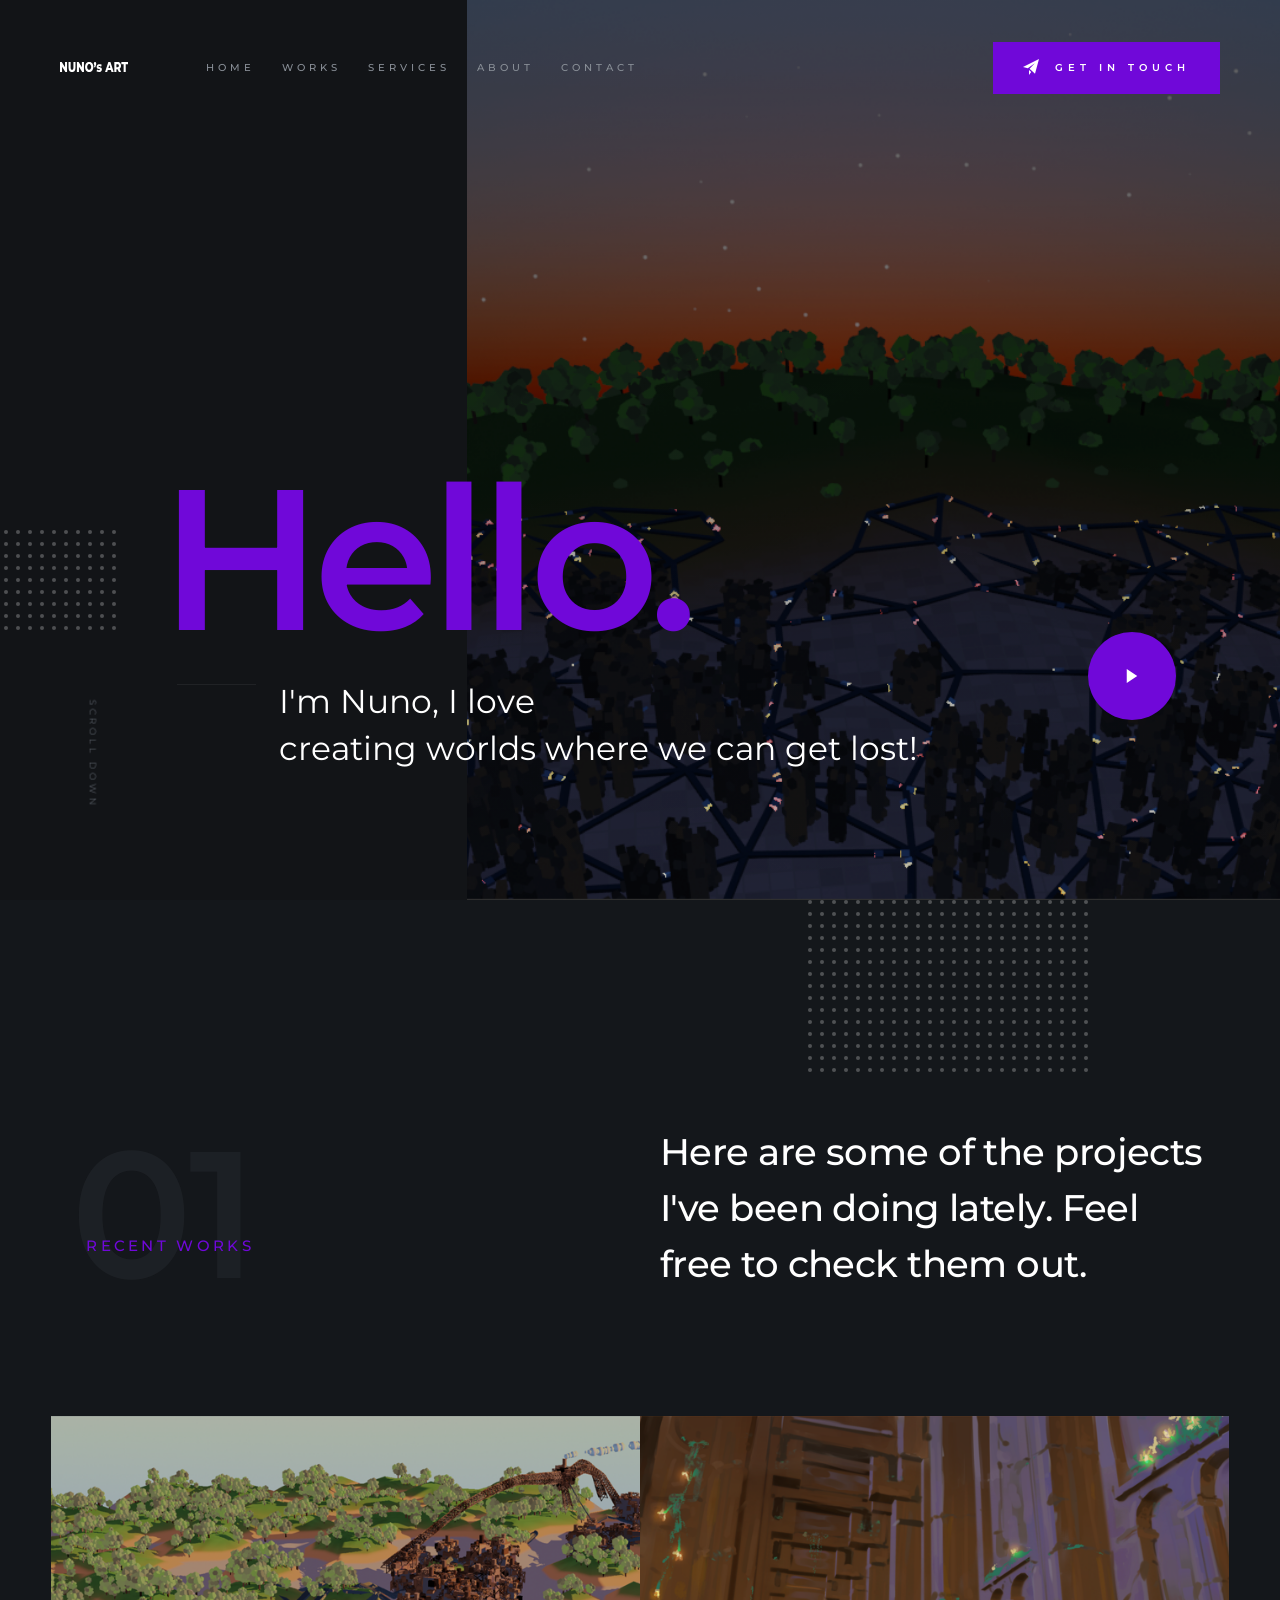
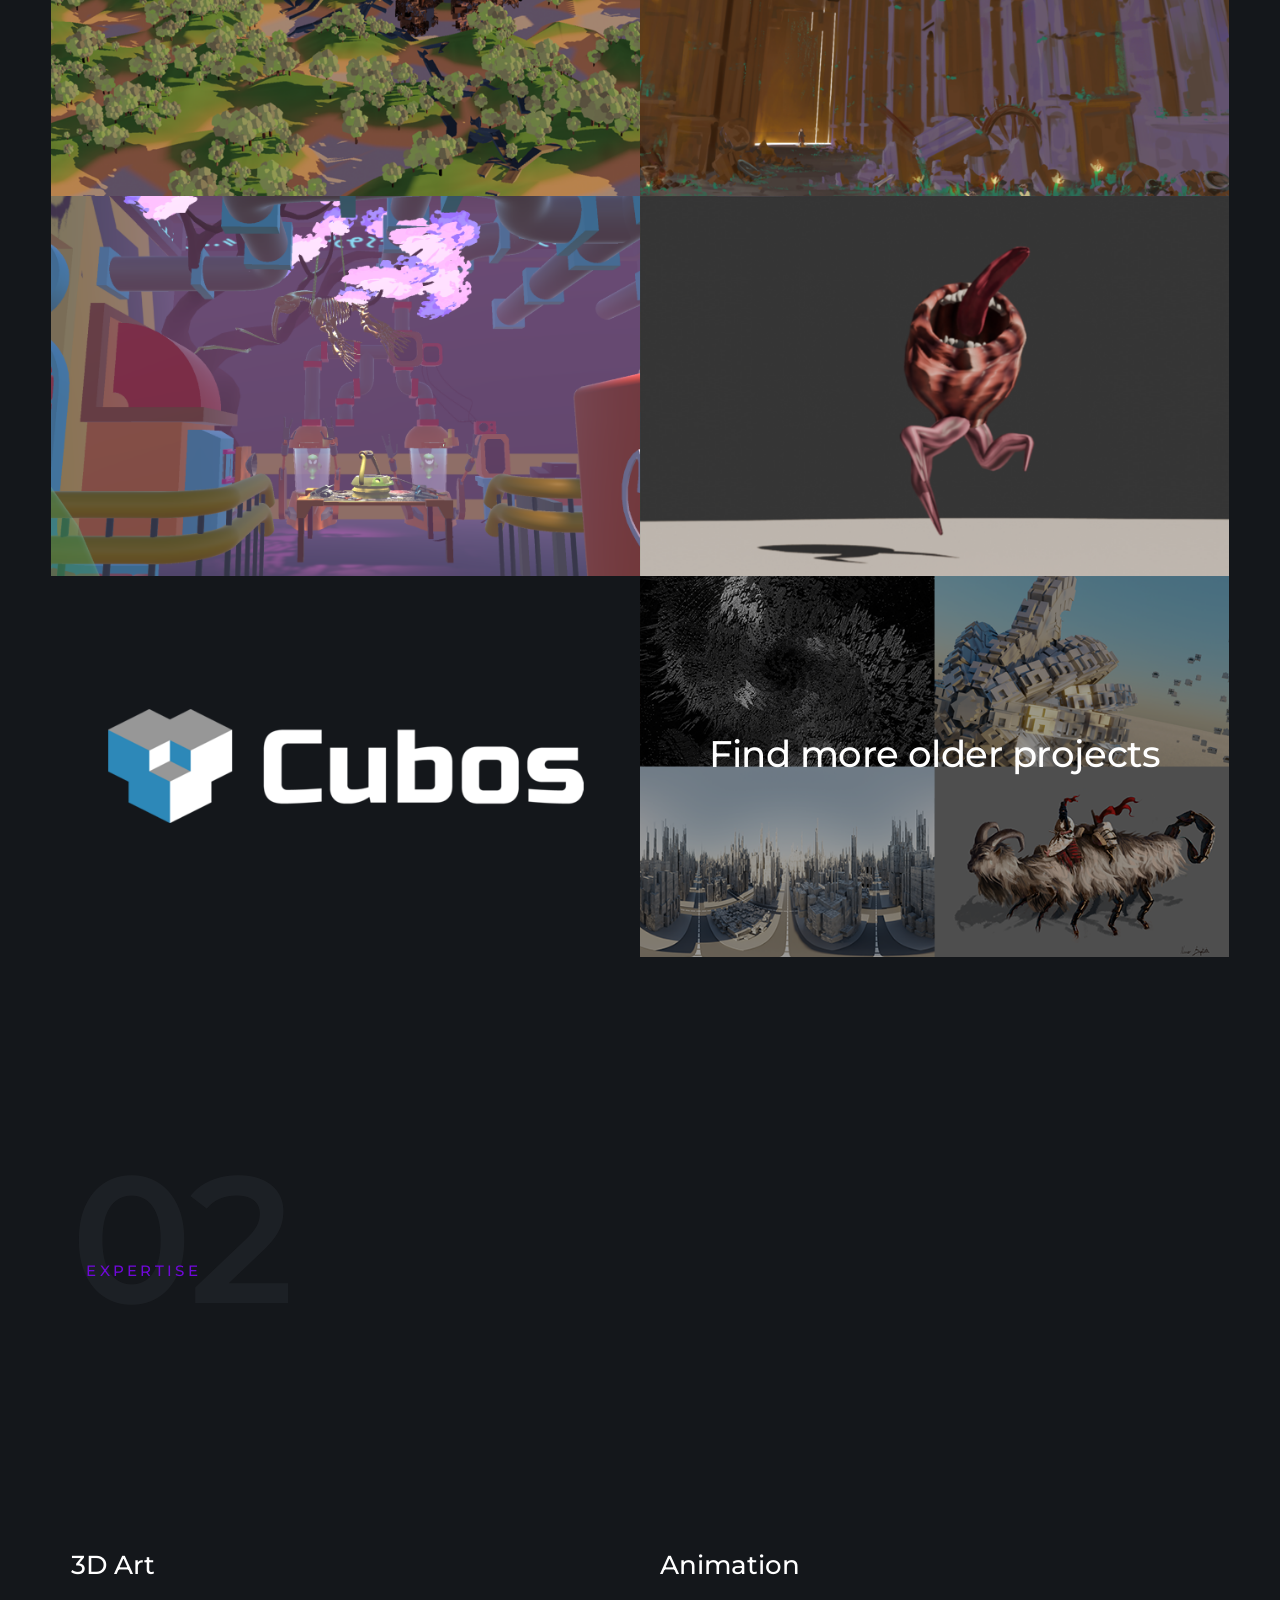
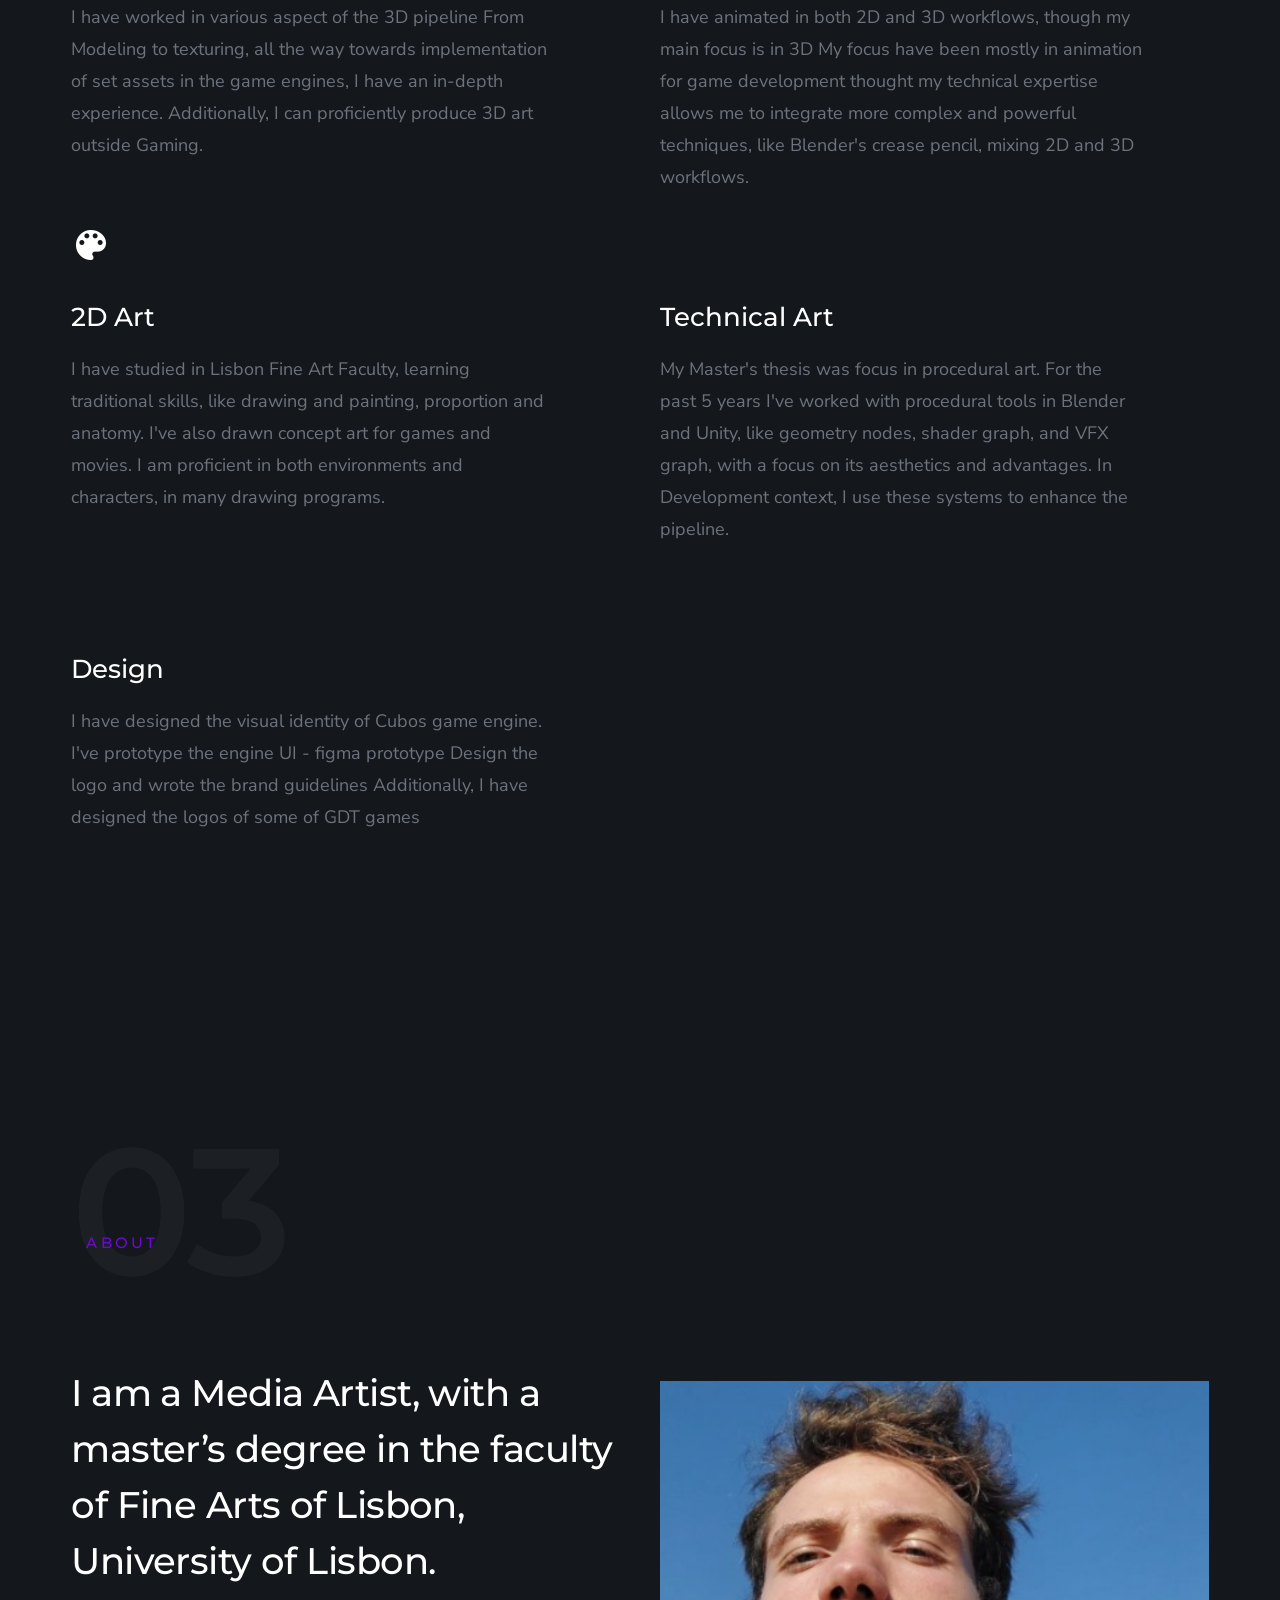
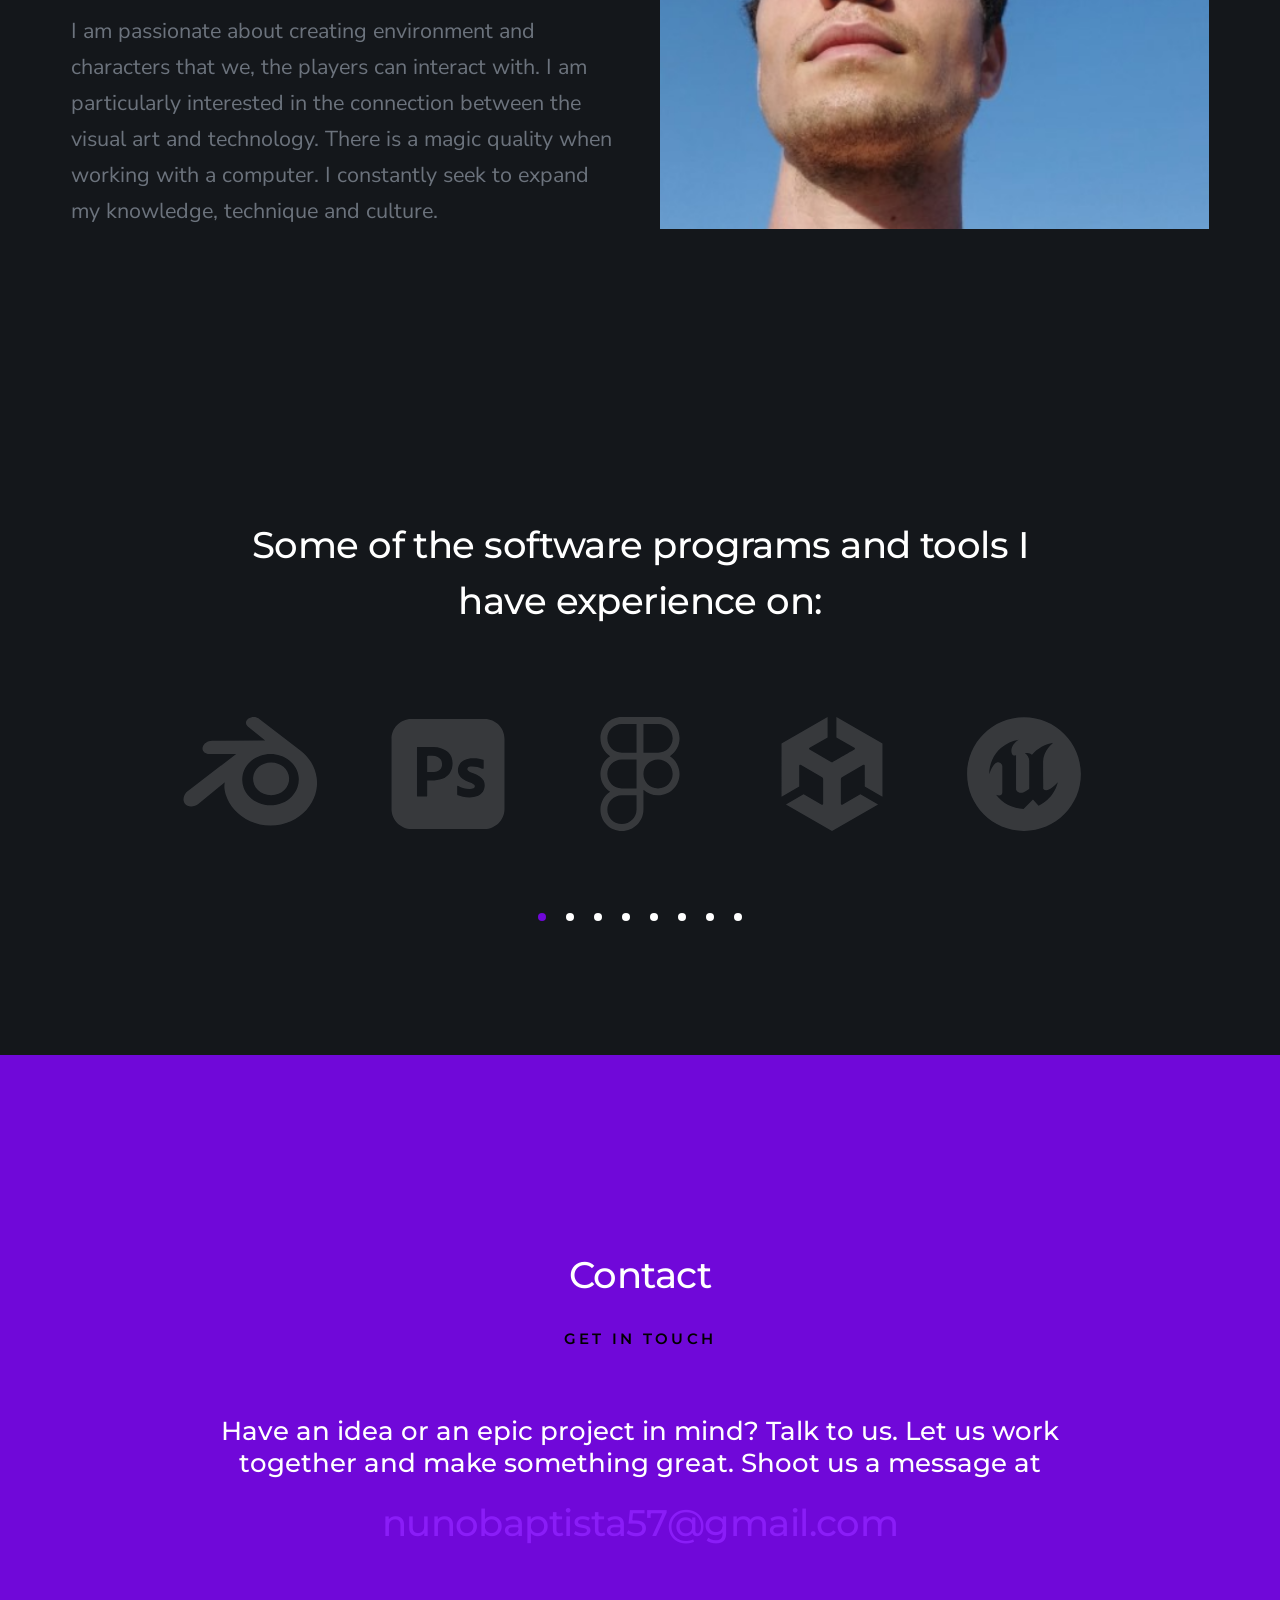
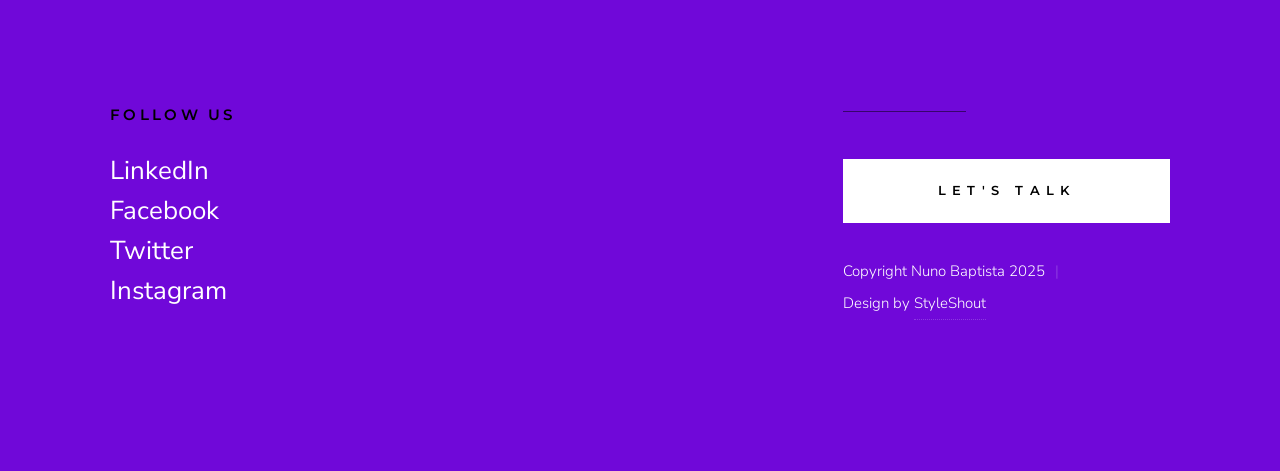
<file: index.html>
<!DOCTYPE html>
<html class="no-js" lang="en">
<head>

    <!--- basic page needs
    ================================================== -->
    <meta charset="utf-8">
    <title>NUNO's Art</title>
    <meta name="description" content="Website to showcase Nuno's Art portfolio">
    <meta name="author" content="Nuno Baptista">

    <!-- mobile specific metas
    ================================================== -->
    <meta name="viewport" content="width=device-width, initial-scale=1">

    <!-- CSS
    ================================================== -->
    <link rel="stylesheet" href="css/styles.css">
    <link rel="stylesheet" href="css/vendor.css">
<!-- icons -->
    <link href="https://fonts.googleapis.com/icon?family=Material+Icons" rel="stylesheet">

    <!-- script
    ================================================== -->
    <script src="js/modernizr.js"></script>
    <script defer src="js/fontawesome/all.min.js"></script>

    <!-- favicons
    ================================================== -->
<!--    <link rel="apple-touch-icon" sizes="180x180" href="apple-touch-icon.png">-->
    <link rel="apple-touch-icon" sizes="180x180" href="NunoLogo.svg">
    <link rel="icon" type="image/png" sizes="32x32" href="favicon-32x32.png">
    <link rel="icon" type="image/png" sizes="16x16" href="favicon-16x16.png">
    <link rel="manifest" href="site.webmanifest">
    
    

</head>

<body id="top">


    <!-- preloader
    ================================================== -->
    <div id="preloader">
        <div id="loader" class="dots-fade">
            <div></div>
            <div></div>
            <div></div>
        </div>
    </div>


    <!-- header
    ================================================== -->
    <header class="s-header">

        <div class="s-header__logo">
            <a href="index.html">
               <img src="images/logo2.svg" alt="Homepage">
                <!-- <p>Nuno Baptista</p>-->
            </a>
            
        </div>

        <div class="s-header__content">
    
            <nav class="s-header__nav-wrap">
                <ul class="s-header__nav">
                    <li><a class="smoothscroll" href="#hero" title="Intro">Home</a></li>

                    <li class="dropdown">
                        <a class="smoothscroll" href="#portfolio" title="Works">Works</a>
<!--                        <button class="dropbtn">Works</button>-->
                        <div class="dropdown-content">
                            <a href="DigitalHorizon.html">Digital Horizon</a>
                            <a href="illustration.html">Illustration</a>
<!--                            <a href="#">Link 3</a>-->
                            <a href="Design.html">Design</a>
                        </div>
                    </li>
<!--                    <li><a class="smoothscroll" href="#portfolio" title="Works">Works</a></li>-->
                    <li><a class="smoothscroll" href="#services" title="Services">Services</a></li>
                    <li><a class="smoothscroll" href="#about" title="About">About</a></li>
                    <li><a class="smoothscroll" href="#contact" title="contact">Contact</a></li>
                </ul>
            </nav> <!-- end s-header__nav-wrap -->

            <a href="mailto:nunobaptista57@gmail.com" target="_blank" class="btn btn--primary btn--small">
                <svg xmlns="http://www.w3.org/2000/svg" width="24" height="24" viewBox="0 0 24 24"><path d="M24 0l-6 22-8.129-7.239 7.802-8.234-10.458 7.227-7.215-1.754 24-12zm-15 16.668v7.332l3.258-4.431-3.258-2.901z"/></svg>
                Get In Touch
            </a>

        </div> <!-- end header-content -->

        <a class="s-header__menu-toggle" href="#0"><span>Menu</span></a>

    </header> <!-- end s-header -->


    <!-- hero
    ================================================== -->
    <section id="hero" class="s-hero target-section">

        <div class="s-hero__bg">
            <div class="gradient-overlay"></div>
        </div>

        <div class="row s-hero__content">
            <div class="column">

                <h1>Hello.</h1>
                <div class="s-hero__content-about">

                    <p style="padding-top: 20px">
                    I'm Nuno, I love <br>
                    creating worlds where we can get lost!</p>
    
                    <footer>
<!--                        <div class="s-hero__content-social">
                            &lt;!&ndash; <a href="#0"><i class="fab fa-facebook-f" aria-hidden="true"></i></a>&ndash;&gt;
                            <a href="#0"><i class="fab fa-twitter" aria-hidden="true"></i></a>
                            <a href="#0"><i class="fab fa-instagram" aria-hidden="true"></i></a>
                            <a href="#0"><i class="fab fa-dribbble" aria-hidden="true"></i></a>
                        </div>-->
                    </footer>
                </div>

            </div>
        </div>

        <div class="s-hero__video">
            <a class="s-hero__video-link" href="https://youtu.be/AI7HMxoL_OY" data-lity="">
<!--                https://youtu.be/KUvc3AHeHtE https://www.youtube.com/watch?v=3ctd_ZLvLGo-->
                <svg xmlns="http://www.w3.org/2000/svg" width="24" height="24" viewBox="0 0 24 24"><path d="M21 12l-18 12v-24z"/></svg>
                <span class="s-hero__video-text">Play Video</span>
            </a>
        </div>

        <div class="s-hero__scroll">
            <a href="#about" class="s-hero__scroll-link smoothscroll">
                Scroll Down
            </a>
        </div>

    </section> <!-- end s-hero -->





  

    <section id="portfolio" class="s-about">

        <div class="row s-porfolio__top">
            <div class="column large-6 w-900-stack">
                <div class="section-title" data-num="01" data-aos="fade-up">
                    <h3 class="h6">Recent Works</h3>
                </div>
            </div>
            <div class="column large-6 w-900-stack">
                <h1 class="display-1" data-aos="fade-up">
                    Here are some of the projects I've been doing lately. Feel
                    free to check them out.
                </h1>
            </div>
        </div> <!-- end s-portfolio__top-->

        <div class="row s-portfolio__list block-large-1-2 block-tab-full collapse">

            <div class="column" data-aos="fade-up">
                <div class="folio-item">
                    <div class="folio-item__thumb">
                        <a class="folio-item__thumb-link" href="images/NunoPortfolio/Encapsulated@1x.png" title="Encapsulated Horizon" data-size="1050x700">
                            <img src="images/NunoPortfolio/Encapsulated@1x.png"
                                 srcset="images/NunoPortfolio/Encapsulated@1x.png 1x, images/NunoPortfolio/Encapsulated@2x.png 2x" alt="">
                        </a>
                    </div>
                    <div class="folio-item__info">
                        <div class="folio-item__cat">Project</div>
                        <h4 class="folio-item__title">Exploring the Digital Horizon</h4>
                    </div>


                    <a  href="DigitalHorizon.html" title="Project Link" class="folio-item__project-link">Project Link</a>
                    <div class="folio-item__caption">
                        <p>Exploring the Digital Horizon.</p>
                    </div>
                </div>
            </div> <!-- end column -->
            <div class="column" data-aos="fade-up">
                <div class="folio-item">
                    <div class="folio-item__thumb">
                        <a class="folio-item__thumb-link" href="images/NunoPortfolio/FloraDebris@1x.png" title="Flora and Debris" data-size="1050x700">
                            <img src="images/NunoPortfolio/FloraDebris@1x.png" 
                                 srcset="images/NunoPortfolio/FloraDebris@1x.png 1x, images/NunoPortfolio/FloraDebris@2x.png 2x" alt="">
                        </a>
                    </div>
                    <div class="folio-item__info">
                        <div class="folio-item__cat">Environments</div>
                        <h4 class="folio-item__title">Illustration and Concept Art</h4>
                    </div>
                    <a href="illustration.html" title="Project Link" class="folio-item__project-link">Project Link</a>
                    <div class="folio-item__caption">
                        <p>Illustration and Concept Art of .</p>
                    </div>
                </div>
            </div> <!-- end column -->

            <div class="column" data-aos="fade-up">
                <div class="folio-item">
                    <div class="folio-item__thumb">
                        <a class="folio-item__thumb-link" href="images/NunoPortfolio/ECO@1x.png" title="The Ecosphere Project" data-size="1050x700">
                            <img src="images/NunoPortfolio/ECO@1x.png" 
                                 srcset="images/NunoPortfolio/ECO@1x.png 1x, images/NunoPortfolio/ECO@2x.png 2x" alt="">
                        </a>
                    </div>
                    <div class="folio-item__info">
                        <div class="folio-item__cat">Game</div>
                        <h4 class="folio-item__title">The Ecosphere Project</h4>
                    </div>
                    <a href="https://nomig.itch.io/the-ecosphere-project" target="_blank" title="Project Link" class="folio-item__project-link">Project Link</a>
                    <div class="folio-item__caption">
                        <p>The Ecosphere Project is a simulation game where your objective is to keep the Ecosystem alive in the given time.</p>
                    </div>
                </div>
            </div> <!-- end column -->
            
            <div class="column" data-aos="fade-up">
                <div class="folio-item">
                    <div class="folio-item__thumb">
                        <a class="folio-item__thumb-link" href="images/NunoPortfolio/BigMouth@1x.png" title="Big Mouth" data-size="1050x700">
                            <img src="images/NunoPortfolio/BigMouth@1x.png"
                                 srcset="images/NunoPortfolio/BigMouth@1x.png 1x, images/NunoPortfolio/BigMouth@2x.png 2x" alt="">
                        </a>
                    </div>
                    <div class="folio-item__info">
                        <div class="folio-item__cat">3D Art</div>
                        <h4 class="folio-item__title">ArtStation page</h4>
                    </div>
                    <a href="https://www.artstation.com/nunobaptista57" target="_blank" title="Project Link" class="folio-item__project-link">
                        Page Link
                    </a>
                    <div class="folio-item__caption">
                        <p>At Art station you can find my more technical art.</p>
                    </div>
                </div>
            </div> <!-- end column -->

            <div class="column" data-aos="fade-up">
                <div class="folio-item">
                    <div class="folio-item__thumb">
                        <a class="folio-item__thumb-link" href="images/NunoPortfolio/CubosLogo.png" title="Cubos Logo" data-size="1050x700">
                            <img src="images/NunoPortfolio/CubosLogo.png"
                                 srcset="images/NunoPortfolio/CubosLogo.png 1x, images/NunoPortfolio/CubosLogo@2x.png 2x" alt="">
                        </a>
                    </div>
                    <div class="folio-item__info">
                        <div class="folio-item__cat">Branding</div>
                        <h4 class="folio-item__title">Design & Visual Identity</h4>
                    </div>
                    <a href="Design.html" title="Project Link" class="folio-item__project-link">Project Link</a>
                    <div class="folio-item__caption">
                        <p>
                            Design projects, like a new visual identity aimed at providing a more cohesive and professional look 
                            to an increasingly defined and completed game engine.
                        </p>
                    </div>
                </div>
            </div> <!-- end column -->
            
            <div class="column" data-aos="fade-up">
                <!--
                <div class="folio-item">
                    <div class="folio-item__thumb">
                        <a class="folio-item__thumb-link" href="images/portfolio/gallery/g-lamp.jpg" title="The Lamp" data-size="1050x700">
                            <img src="images/portfolio/lamp.jpg" 
                                 srcset="images/portfolio/lamp.jpg 1x, images/portfolio/lamp@2x.jpg 2x" alt="">
                        </a>
                    </div>
                    <div class="folio-item__info">
                        <div class="folio-item__cat">Frontend Design</div>
                        <h4 class="folio-item__title">The Lamp</h4>
                    </div>
                    <a href="portfolio.html" title="Project Link" class="folio-item__project-link">Project Link</a>
                    <div class="folio-item__caption">
                        <p>Vero molestiae sed aut natus excepturi. Et tempora numquam. Temporibus iusto quo.Unde dolorem corrupti neque nisi.</p>
                    </div>
                </div>
                -->
                <!--
                <a href="portfolio.html" title="Project Link" class="centered-link">
                    <h1 class="display-1" data-aos="fade-up">
                        Find more projects
                    </h1>
                    
                </a>
                images/portfolio_copy/findMore.png -->
                <a href="https://sites.google.com/edu.ulisboa.pt/nunobaptistaportfolio/" target="_blank" title="Project Link" 
                   style="display: flex; align-items: center; justify-content: center; height: 100%; background-image: 
                   url('images/portfolio_copy/findMore.png'); background-size: cover; background-position: center; 
                   text-decoration: none; background-color: rgba(0, 0, 0, 0.5);">
<!--                    portfolio.html-->
                    <h1 class="display-1" data-aos="fade-up" style="text-align: center; color: white; padding: 20px; ">
                        Find more older projects
                    </h1>
                </a>

            </div> <!-- end column -->

        </div> <!-- folio-list -->

    </section> <!-- end s-portfolio -->

    <!-- services
  ================================================== -->
    <section id="services" class="s-services">

        <div class="row">
            <div class="column large-12">
                <div class="section-title" data-num="02" data-aos="fade-up">
                    <h3 class="h6">Expertise</h3>
                </div>
            </div>
<!--            <div class="column large-6 w-900-stack">
                <h1 class="display-1" data-aos="fade-up">
                    Deserunt rerum perspiciatis quaerat quam numquam assumenda neque.
                    Quis dolores totam voluptatibus.
                </h1>
            </div>
            <div class="column large-6 w-900-stack">
                <p class="lead" data-aos="fade-up">
                    Velit deleniti harum sit beatae sint repellendus expedita. Omnis possimus
                    sed rerum tenetur ea ab aut minima magnam. Deserunt sit cupiditate
                    similique eveniet earum. Consectetur dolores maxime quisquam voluptate magni.
                    Ut ex unde rem quod ipsum consequatur. blanditiis temporibus pariatur voluptatibus molestiae.
                </p>
            </div>-->
        </div>

        <div class="row block-large-1-2 block-tab-full s-services__services item-list">
            <div class="column item item-service" data-aos="fade-up">
<!--                <span class="service-icon service-icon&#45;&#45;product-design"></span>-->
                <span class="service-icon material-icons" style="font-size: 40px">view_in_ar</span>
                <h3 class="item-title">3D Art</h3>
                <p>
                    I have worked in various aspect of the 3D pipeline
                    From Modeling to texturing, all the way towards implementation
                    of set assets in the game engines, I have an in-depth experience.
                    Additionally, I can proficiently produce 3D art outside Gaming.                    
                </p>
            </div>
            <div class="column item item-service" data-aos="fade-up">
<!--                <span class="service-icon service-icon&#45;&#45;branding"></span> -->
                <span class="service-icon material-icons" style="font-size: 40px">animation</span>
                <h3 class="item-title">Animation</h3>
                <p>
                    I have animated in both 2D and 3D workflows, though my main focus is in 3D
                    My focus have been mostly in animation for game development 
                    thought my technical expertise allows me to integrate more complex and powerful
                    techniques, like Blender's crease pencil, mixing 2D and 3D workflows.
                </p>
            </div>
            <div class="column item item-service" data-aos="fade-up">
<!--                <span class="service-icon service-icon&#45;&#45;frontend"></span>-->
                <span class="service-icon material-icons" style="font-size: 40px">palette</span>
                <h3 class="item-title">2D Art</h3>
                <p>
                    I have studied in Lisbon Fine Art Faculty, learning traditional skills,
                    like drawing and painting, proportion and anatomy.
                    I've also drawn concept art for games and movies.
                    I am proficient in both environments and characters, in many drawing programs.
                </p>
            </div>
            <div class="column item item-service" data-aos="fade-up">
<!--                <span class="service-icon service-icon&#45;&#45;research"></span>-->
                <span class="service-icon material-icons" style="font-size: 40px">flood</span>
                <h3 class="item-title">Technical Art</h3>
                <p>
                    My Master's thesis was focus in procedural art.
                    For the past 5 years I've worked with procedural tools in Blender and Unity,
                    like geometry nodes, shader graph, and VFX graph, with a focus on its aesthetics
                    and advantages. In Development context, I use these systems to enhance the pipeline.
                </p>
            </div>
<!--            <div class="column item item-service" data-aos="fade-up">
                <span class="service-icon service-icon&#45;&#45;illustration"></span>
                <h3 class="item-title">Illustration</h3>
                <p>
                    Deserunt rerum perspiciatis quaerat quam numquam assumenda neque.
                    Quis dolores totam voluptatibus molestiae non. Quae exercitationem
                    cum numquam repudiandae. Beatae eum quae. Ut ex unde rem quod
                    ipsum consequatur. blanditiis temporibus pariatur voluptatibus molestiae.
                </p>
            </div>-->
            <div class="column item item-service" data-aos="fade-up">
<!--                <span class="service-icon service-icon&#45;&#45;ecommerce"></span>-->
                <span class="service-icon material-icons" style="font-size: 40px">draw_abstract</span>
                <h3 class="item-title">Design</h3>
                <p>
                    I have designed the visual identity of Cubos game engine.
                    <!--                    place links-->
                    I've prototype the engine UI - figma prototype
                    Design the logo and wrote the brand guidelines
                    Additionally, I have designed the logos of some of GDT games
                </p>
            </div>
        </div>

    </section> <!-- end s-services -->





    <!-- about
    ================================================== -->
    <section id="about" class="s-services">

        <div class="horizontal-line"></div>

        <div class="row">
            <div class="column large-12">

                <div class="section-title" data-num="03" data-aos="fade-up">
                    <h3 class="h6">About</h3>
                </div>

            </div>

            <div class="column large-6 w-900-stack s-about__intro-text">
                <h1 class="display-1" data-aos="fade-up">
                    I am a Media Artist, with a master’s degree in the faculty of Fine Arts of Lisbon, University of Lisbon.
                </h1>

                <p class="lead" data-aos="fade-up">
                    I am passionate about creating environment and characters that we, the players can interact with.
                    I am particularly interested in the connection between the visual art and technology.
                    There is a magic quality when working with a computer.
                    I constantly seek to expand my knowledge, technique and culture.

                </p>
            </div>

            <div class="column large-6 w-900-stack s-about__photo-block">
                <div class="s-about__photo" style="background-image: url(/images/profile_pic.png)" data-aos="fade-up"></div>
            </div>
        </div>
        <!--
        
                <div class="row block-large-1-2 block-tab-full s-about__process item-list">
                    <div class="column item item-process" data-aos="fade-up">
                        <h3 class="item-title">Define</h3>
                        <p>
                        Deserunt rerum perspiciatis quaerat quam numquam assumenda neque. 
                        Quis dolores totam voluptatibus molestiae non. Quae exercitationem 
                        cum numquam repudiandae. Beatae eum quae. Ut ex unde rem quod 
                        ipsum consequatur. blanditiis temporibus pariatur voluptatibus molestiae.
                        </p>
                    </div>
                    <div class="column item item-process" data-aos="fade-up">
                        <h3 class="item-title">Design</h3>
                        <p>
                        Deserunt rerum perspiciatis quaerat quam numquam assumenda neque. 
                        Quis dolores totam voluptatibus molestiae non. Quae exercitationem 
                        cum numquam repudiandae. Beatae eum quae. Ut ex unde rem quod 
                        ipsum consequatur. blanditiis temporibus pariatur voluptatibus molestiae.
                        </p>
                    </div>
                    <div class="column item item-process" data-aos="fade-up">
                        <h3 class="item-title">Build</h3>
                        <p>
                        Deserunt rerum perspiciatis quaerat quam numquam assumenda neque. 
                        Quis dolores totam voluptatibus molestiae non. Quae exercitationem 
                        cum numquam repudiandae. Beatae eum quae. Ut ex unde rem quod 
                        ipsum consequatur. blanditiis temporibus pariatur voluptatibus molestiae.
                        </p>
                    </div>
                    <div class="column item item-process" data-aos="fade-up">
                        <h3 class="item-title">Launch</h3>
                        <p>
                        Deserunt rerum perspiciatis quaerat quam numquam assumenda neque. 
                        Quis dolores totam voluptatibus molestiae non. Quae exercitationem 
                        cum numquam repudiandae. Beatae eum quae. Ut ex unde rem quod 
                        ipsum consequatur. blanditiis temporibus pariatur voluptatibus molestiae.
                        </p>
                    </div>
                </div>
        -->

    </section> <!-- end s-about -->

    <!-- clients
================================================== -->
    <div id="clients" class="section s-clients">

        <div class="row narrower s-clients__top h-text-center">
            <div class="column">
                <h1 class="display-1" data-aos="fade-up">
                    Some of the software programs and tools I have experience on:
                </h1>
            </div>
        </div> <!-- s-clients__top -->

        <div class="row clients-outer">
            <div class="column">
                <div class="clients" data-aos="fade-up">

                    <a href="https://www.blender.org" target="_blank" title="" class="clients__slide"><img src="images/icons/clients/blender.svg" /></a>
                    <a href="https://www.adobe.com/products/photoshop.html" target="_blank" title="" class="clients__slide"><img src="images/icons/clients/photoshop.svg" /></a>
                    <a href="https://www.figma.com" target="_blank" title="" class="clients__slide"><img src="images/icons/clients/figma.svg" /></a>
                    <a href="https://unity.com" target="_blank" title="" class="clients__slide"><img src="images/icons/clients/unity.svg" /></a>
                    <a href="https://www.unrealengine.com" target="_blank" title="" class="clients__slide"><img src="images/icons/clients/unreal.svg" /></a>
                    <a href="https://godotengine.org" target="_blank" title="" class="clients__slide"><img src="images/icons/clients/godot.svg" /></a>
                    <a href="https://github.com" target="_blank" title="" class="clients__slide"><img src="images/icons/clients/github.svg" /></a>
                    <a href="https://www.adobe.com/products/illustrator.html" target="_blank" title="" class="clients__slide"><img src="images/icons/clients/illustrator.svg" /></a>


                </div> <!-- end clients -->
            </div> <!-- end column -->
        </div> <!-- end clients-outer -->
        <!-- end row -->

    </div> <!-- end s-clients -->
    
    
        <!-- contact
        ================================================== -->
    <section id="contact" class="s-contact">

        <div class="row narrower s-contact__top h-text-center">
            <div class="column">
                <h1 class="display-1">
                    Contact
                </h1>
                <h3 class="h6">Get In Touch</h3>
                <h4>
                Have an idea or an epic project in mind? Talk to
                us. Let us work together and make something great.
                Shoot us a message at
                </h4>
            </div>
        </div> <!-- s-footer__top -->

        <div class="row h-text-center">
            <div class="column">
                <!-- 
               <p class="s-contact__email">
                   <a href="mailto:unobaptista57@gmail.com" target="_blank">nunobaptista57@gmail.com</a>
               </p>
               -->
                <h1  class="display-1">
                    <a href="mailto:unobaptista57@gmail.com" target="_blank">nunobaptista57@gmail.com</a>
                </h1>
           </div>
       </div>

   </section>  <!-- end s-contact -->


    <!-- footer
    ================================================== -->
    <footer class="s-footer">
        <div class="row row-y-top">

            <div class="column large-8 medium-12">
                <div class="row">
<!--                    <div class="column large-7 tab-12 s-footer__block">
                        <h4 class="h6">Where to Find Us</h4>
        
                        <p>
                        1600 Amphitheatre Parkway <br>
                        Mountain View, California <br>
                        94043  US <br>
                        <a href="tel:197-543-2345">+197 543 2345</a>
                        </p>
                    </div>-->
        
                    <div class="column large-5 tab-12 s-footer__block">
                        <h4 class="h6">Follow Us</h4>
        
                        <ul class="s-footer__list">
                            <li><a href="https://www.linkedin.com/in/nunobaptista57/" target="_blank">LinkedIn</a></li>
                            <li><a href="#0">Facebook</a></li>
                            <li><a href="#0">Twitter</a></li>
                            <li><a href="#0">Instagram</a></li>
                            
                        </ul>
                    </div>
                </div>
            </div>

            <div class="column large-4 medium-12 s-footer__block--end">
                <a href="mailto:nunobaptista57@gmail.com" target="_blank"  class="btn h-full-width">Let's Talk</a>

                <div class="ss-copyright">
                    <span>Copyright Nuno Baptista 2025</span> 
                    <span>Design by <a href="https://www.styleshout.com/" target="_blank" >StyleShout</a></span>
                </div>
            </div>

            <div class="ss-go-top">
                <a class="smoothscroll" title="Back to Top" href="#top">
                    top
                </a>
            </div> <!-- end ss-go-top -->

        </div>
    </footer>
    

    <!-- photoswipe background
    ================================================== -->
    <div aria-hidden="true" class="pswp" role="dialog" tabindex="-1">

        <div class="pswp__bg"></div>
        <div class="pswp__scroll-wrap">

            <div class="pswp__container">
                <div class="pswp__item"></div>
                <div class="pswp__item"></div>
                <div class="pswp__item"></div>
            </div>

            <div class="pswp__ui pswp__ui--hidden">
                <div class="pswp__top-bar">
                    <div class="pswp__counter"></div><button class="pswp__button pswp__button--close" title="Close (Esc)"></button> <button class="pswp__button pswp__button--share" title=
                    "Share"></button> <button class="pswp__button pswp__button--fs" title="Toggle fullscreen"></button> <button class="pswp__button pswp__button--zoom" title=
                    "Zoom in/out"></button>
                    <div class="pswp__preloader">
                        <div class="pswp__preloader__icn">
                            <div class="pswp__preloader__cut">
                                <div class="pswp__preloader__donut"></div>
                            </div>
                        </div>
                    </div>
                </div>
                <div class="pswp__share-modal pswp__share-modal--hidden pswp__single-tap">
                    <div class="pswp__share-tooltip"></div>
                </div><button class="pswp__button pswp__button--arrow--left" title="Previous (arrow left)"></button> <button class="pswp__button pswp__button--arrow--right" title=
                "Next (arrow right)"></button>
                <div class="pswp__caption">
                    <div class="pswp__caption__center"></div>
                </div>
            </div>

        </div>

    </div> <!-- end photoSwipe background -->


    <!-- Java Script
    ================================================== -->
    <script src="js/jquery-3.2.1.min.js"></script>
    <script src="js/plugins.js"></script>
    <script src="js/main.js"></script>

</body>

</html>
</file>
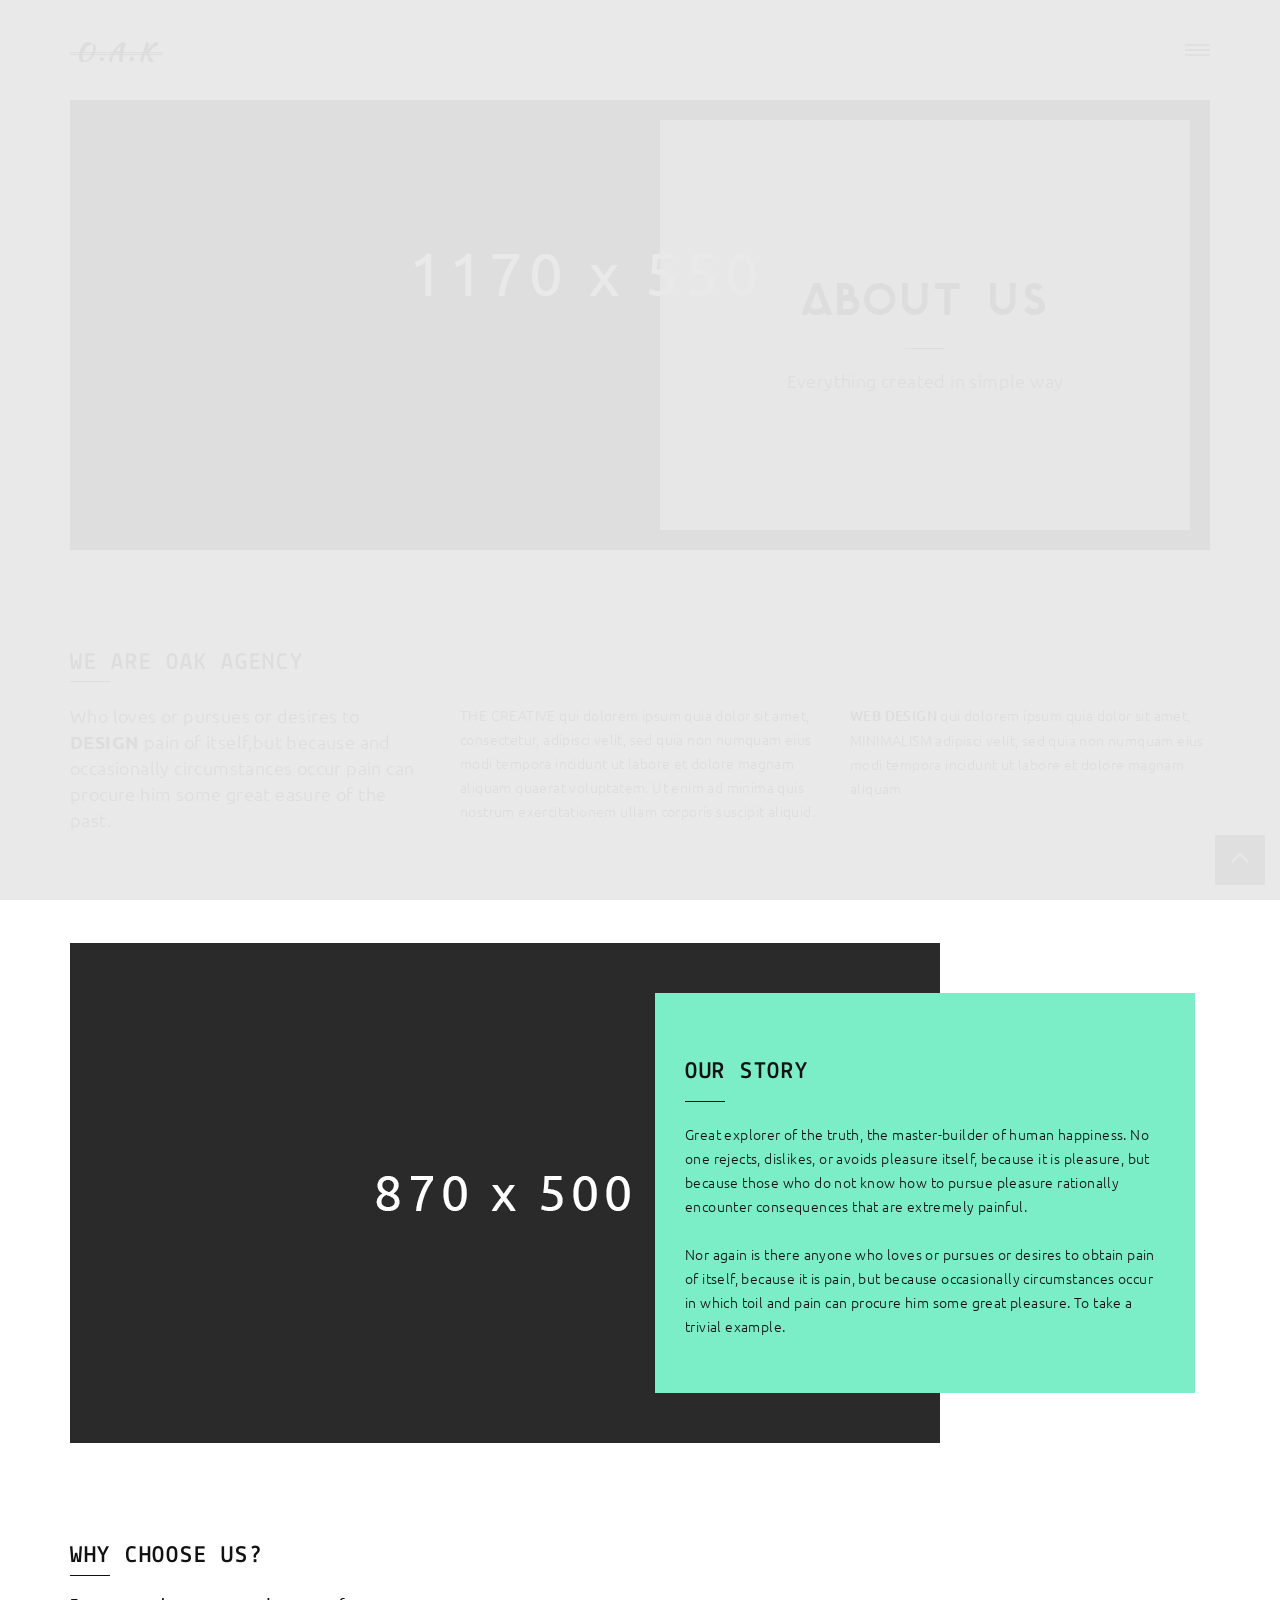
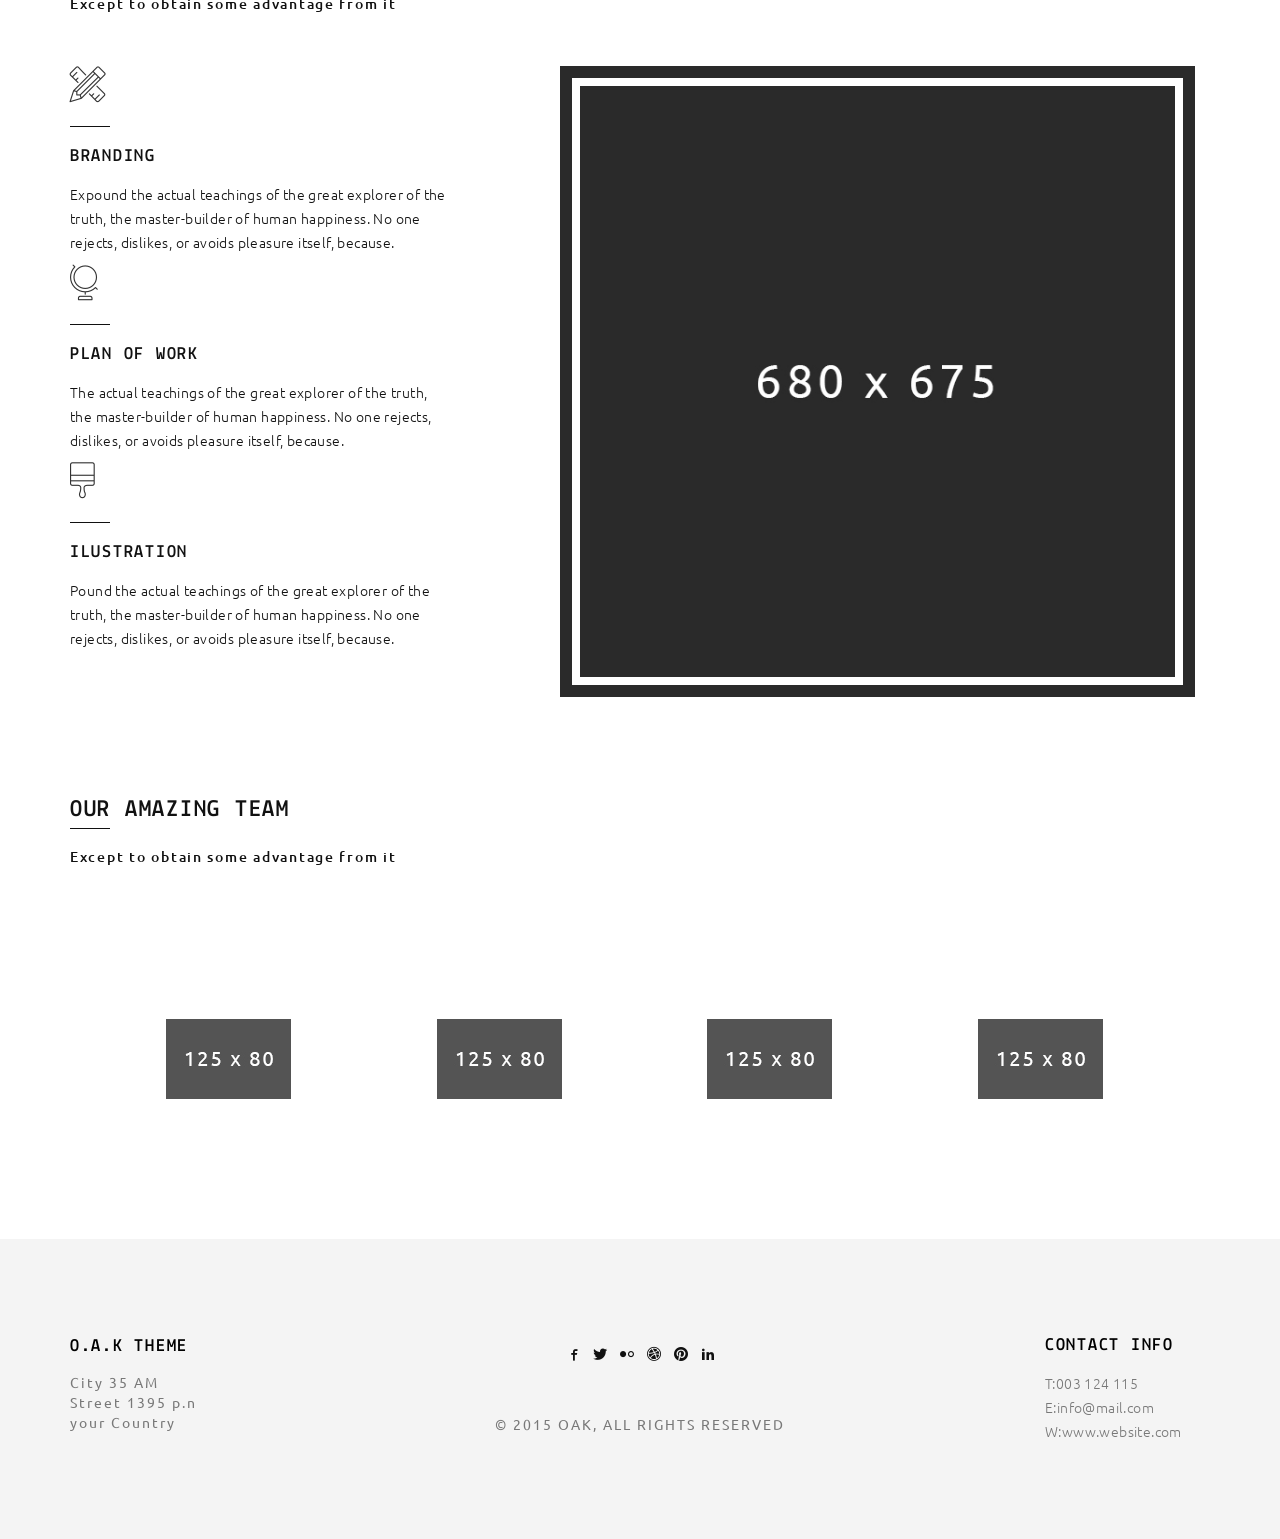
<file: about.html>
<!doctype html>
<html class="no-js" lang="">

<head>
    <meta charset="utf-8">
    <title>OAK - HTML Theme</title>
    <meta name="description" content="">
    <meta name="msapplication-tap-highlight" content="yes" />
    <meta name="viewport" content="width=device-width, user-scalable=no, initial-scale=1, minimum-scale=1.0, maximum-scale=1.0" />

    <!-- Google Web Font -->
    <link href='http://fonts.googleapis.com/css?family=Ubuntu:300,400,500,700' rel='stylesheet' type='text/css'>
    <link href='http://fonts.googleapis.com/css?family=Lekton:400,700,400italic' rel='stylesheet' type='text/css'>

    <!--  Bootstrap 3-->
    <link rel="stylesheet" href="css/bootstrap.min.css">

    <!-- OWL Carousel -->
    <link rel="stylesheet" href="css/owl.carousel.css">
    <link rel="stylesheet" href="css/owl.theme.css">

    <!--  Slider -->
    <link rel="stylesheet" href="css/jquery.kenburnsy.css">

    <!-- Animate -->
    <link rel="stylesheet" href="css/animate.css">

    <!-- Web Icons Font -->
    <link rel="stylesheet" href="css/pe-icon-7-stroke.css">
    <link rel="stylesheet" href="css/iconmoon.css">
    <link rel="stylesheet" href="css/et-line.css">
    <link rel="stylesheet" href="css/ionicons.css">

    <!-- Magnific PopUp -->
    <link rel="stylesheet" href="css/magnific-popup.css">

    <!-- Tabs -->
    <link rel="stylesheet" type="text/css" href="css/tabs.css" />
    <link rel="stylesheet" type="text/css" href="css/tabstyles.css" />

    <!-- Loader Style -->
    <link rel="stylesheet" href="css/loader-1.css">

    <!-- Costum Styles -->
    <link rel="stylesheet" href="css/main.css">
    <link rel="stylesheet" href="css/responsive.css">

    <!-- Favicon -->
    <link rel="icon" type="image/ico" href="favicon.ico">

    <!-- Modernizer & Respond js -->
    <script src="js/vendor/modernizr-2.8.3-respond-1.4.2.min.js"></script>
</head>

<body>

    <!-- Preloader -->
    <div class="cover"></div>

    <div class="header">
        <div class="container">
            <div class="logo">
                <a href="index.html">
                    <img src="img/logo.png" alt="Logo">
                </a>
            </div>
            
            <!-- Menu Hamburger (Default) -->
            <button class="main-menu-indicator" id="open-button">
                <span class="line"></span>
            </button>
            
            <div class="menu-wrap" style="background-image: url(img/nav_bg.jpg)">
                <div class="menu-content">
                    <div class="navigation">
                        <span class="pe-7s-close close-menu" id="close-button"></span>
                        <div class="search-wrap js-ui-search">
                            <input class="js-ui-text" type="text" placeholder="Search Here...">
                            <span class="eks js-ui-close"></span>
                        </div>
                    </div>
                    <nav class="menu">
                        <div class="menu-list">
                            <ul>
                                <li class="menu-item-has-children"><a href="#">Home</a>
                                    <ul class="sub-menu">
                                        <li><a href="index.html">- Default</a></li>
                                        <li><a href="index-architecture.html">- Architecture</a></li>
                                        <li><a href="index-full-slider.html">- Slider Full Width</a></li>
                                    </ul>
                                </li>
                                <li><a href="about.html">About</a></li>
                                <li class="menu-item-has-children"><a href="#">Portfolio</a>
                                    <ul class="sub-menu">
                                        <li><a href="portfolio-2column.html">-Portfolio 2 Column</a></li>
                                        <li><a href="portfolio-3column.html">-Portfolio 3 Column</a></li>
                                        <li><a href="portfolio-masonry.html">-Portfolio Masonry</a></li>
                                        <li><a href="portfolio-dribbble.html">-Portfolio Dribbble</a></li>
                                    </ul>
                                </li>
                                <li class="menu-item-has-children"><a href="#">Blog</a>
                                    <ul class="sub-menu">
                                        <li><a href="blog.html">Blog Default</a></li>
                                        <li><a href="blog-timeline.html">Blog Timeline</a></li>
                                        <li><a href="single-blog.html">Blog Single</a></li>
                                    </ul>
                                </li>
                                <li><a href="contact.html">Contact</a></li>
                            </ul>
                        </div>
                    </nav>

                    <div class="hidden-xs">
                        <div class="menu-social-media">
                            <ul>
                               <li><a href="#"><i class="iconmoon-facebook"></i></a></li>
                               <li><a href="#"><i class="iconmoon-twitter"></i></a></li>
                               <li><a href="#"><i class="iconmoon-dribbble3"></i></a></li>
                               <li><a href="#"><i class="iconmoon-pinterest"></i></a></li>
                               <li><a href="#"><i class="iconmoon-linkedin2"></i></a></li>
                            </ul>
                        </div>

                        <div class="menu-information">
                            <ul>
                                <li><span>T:</span> 003 124 115</li>
                                <li><span>E:</span> info@mail.com</li>
                            </ul>
                        </div>
                    </div>
                </div>
            </div>
            <!-- End of Menu Hamburger (Default) -->

        </div>
    </div>
    

<div class="container">
    <div class="header-page ef-parallax-bg" style="background-image:url(img/about-header.jpg)">
        <div class="col-md-6 col-md-offset-6">
            <div class="row">
                <div class="inner-content">
                    <div class="header-content">
                        <h1>About Us</h1>
                        <hr>
                        <p>Everything created in simple way</p>
                    </div>
                </div>
            </div>
        </div>
    </div>
</div>

<div class="container margin-top">
    <div class="main-title near-content">
        <h1>WE ARE OAK AGENCY</h1>
        <hr>
    </div>
    <div class="row">
        <div class="col-md-4">
            <p style="font-size: 18px; line-height: 26px;">Who loves or pursues or desires to <b>DESIGN</b> pain of itself,but because and occasionally circumstances occur pain can procure him some great easure of the past.</p>
        </div>
        <div class="col-md-4">
            <p>THE CREATIVE qui dolorem ipsum quia dolor sit amet, consectetur, adipisci velit, sed quia non numquam eius modi tempora incidunt ut labore et dolore magnam aliquam quaerat voluptatem. Ut enim ad minima quis nostrum exercitationem ullam corporis suscipit aliquid.</p>
        </div>
        <div class="col-md-4">
            <p><strong>WEB DESIGN</strong> qui dolorem ipsum quia dolor sit amet, MINIMALISM adipisci velit, sed quia non numquam eius modi tempora incidunt ut labore et dolore magnam aliquam</p>
        </div>
    </div>
</div>

<div class="container margin-top">
    <div class="row">
        <div class="col-md-12">
            <div class="our-story wow fadeInUp" style="background: url(img/our-story.jpg) no-repeat" data-wow-duration="0.5s" data-wow-delay="0.2s">
               <div class="col-md-6 col-md-offset-6">
                    <div class="our-story-content wow fadeInUp" data-wow-duration="0.5s" data-wow-delay="0.5s">
                        <div class="our-story-content-inner">
                            <h1>OUR STORY</h1>
                            <hr>
                            <p>
                                Great explorer of the truth, the master-builder of human happiness. No one rejects, dislikes, or avoids pleasure itself, because it is pleasure, but because those who do not know how to pursue pleasure rationally 
                                encounter consequences that are extremely painful. <br><br>
                                Nor again is there anyone who loves or pursues or desires to obtain pain of itself, because it is pain, but because occasionally circumstances occur in which toil and pain can procure him some great pleasure. To take a trivial example.
                            </p>
                        </div>
                    </div>
               </div>
            </div>
        </div>
    </div>
</div>

<div class="container margin-top">
    <div class="main-title">
        <h1>WHY CHOOSE US?</h1>
        <hr>
        <h6>Except to obtain some advantage from it</h6>
    </div>
    <div class="col-md-4">
        <div class="row">
            <div class="services-home-page">
                <div class="col-md-12 wow fadeInUp" data-wow-duration="0.2s" data-wow-delay="0.2s">
                    <div class="row">
                        <div class="services-icon">
                            <span class="icon-tools"></span>
                            <hr>
                        </div>
                        <h4>BRANDING</h4>
                        <p>Expound the actual teachings of the great explorer of the truth, the master-builder of human happiness. No one rejects, dislikes, or avoids pleasure itself, because.</p>
                    </div>
                </div>
                <div class="col-md-12 wow fadeInUp" data-wow-duration="0.4s" data-wow-delay="0.4s">
                    <div class="row">
                        <div class="services-icon">
                            <span class="icon-globe"></span>
                            <hr>
                        </div>
                        <h4>PLAN OF WORK</h4>
                        <p>The actual teachings of the great explorer of the truth, the master-builder of human happiness. No one rejects, dislikes, or avoids pleasure itself, because.</p>
                    </div>
                </div>
                <div class="col-md-12 wow fadeInUp" data-wow-duration="0.6s" data-wow-delay="0.6s">
                    <div class="row">
                        <div class="services-icon">
                            <span class="icon-paintbrush"></span>
                            <hr>
                        </div>
                        <h4>ILUSTRATION</h4>
                        <p>Pound the actual teachings of the great explorer of the truth, the master-builder of human happiness. No one rejects, dislikes, or avoids pleasure itself, because.</p>
                    </div>
                </div>
            </div>
        </div>
    </div>
    <div class="col-md-7 col-md-offset-1">
            <div class="our-story-image wow fadeInUp" data-wow-duration="1s" data-wow-delay="1s">
                <img src="img/services.jpg" alt="Our Story">
            </div>
    </div>
</div>

<div class="container margin-top">
    <div class="main-title">
        <h1>OUR AMAZING TEAM</h1>
        <hr>
        <h6>Except to obtain some advantage from it</h6>
    </div>
    <div class="owl-carousel team">
        <div>
            <div class="img member">
                <img src="img/team/member_1.jpg" alt="Team Member">
                <div class="overlay-thumb">
                    <div class="overlay-member-content">
                        <div class="overlay-member-content-inner">
                            <span class="position">WEB DEVELOPER</span>
                            <hr>
                            <ul class="member-social-media">
                                <li><a href="http://facebook.com/EliteFingers" target="_blank">Facebook</a></li>
                                <li><a href="http://twitter.com/EliteFingers" target="_blank">Twitter</a></li>
                                <li><a href="#" target="_blank">Dribbble</a></li>
                            </ul>
                        </div>
                    </div>
                    <span class="btnBefore"></span>
                    <span class="btnAfter"></span>
                </div>
            </div>
            <span class="member-name">JOHN DOE</span>
        </div>          

        <div>
            <div class="img member">
                <img src="img/team/member_2.jpg" alt="Team Member">
                <div class="overlay-thumb">
                    <div class="overlay-member-content">
                        <div class="overlay-member-content-inner">
                            <span class="position">WEB DEVELOPER</span>
                            <hr>
                            <ul class="member-social-media">
                                <li><a href="http://facebook.com/EliteFingers" target="_blank">Facebook</a></li>
                                <li><a href="http://twitter.com/EliteFingers" target="_blank">Twitter</a></li>
                                <li><a href="#" target="_blank">Dribbble</a></li>
                            </ul>
                        </div>
                    </div>
                    <span class="btnBefore"></span>
                    <span class="btnAfter"></span>
                </div>
            </div>
            <span class="member-name">JOHN DOE</span>
        </div>          

        <div>
            <div class="img member">
                <img src="img/team/member_3.jpg" alt="Team Member">
                <div class="overlay-thumb">
                    <div class="overlay-member-content">
                        <div class="overlay-member-content-inner">
                            <span class="position">WEB DEVELOPER</span>
                            <hr>
                            <ul class="member-social-media">
                                <li><a href="http://facebook.com/EliteFingers" target="_blank">Facebook</a></li>
                                <li><a href="http://twitter.com/EliteFingers" target="_blank">Twitter</a></li>
                                <li><a href="#" target="_blank">Dribbble</a></li>
                            </ul>
                        </div>
                    </div>
                    <span class="btnBefore"></span>
                    <span class="btnAfter"></span>
                </div>
            </div>
            <span class="member-name">JOHN DOE</span>
        </div>          

        <div>
            <div class="img member">
                <img src="img/team/member_1.jpg" alt="Team Member">
                <div class="overlay-thumb">
                    <div class="overlay-member-content">
                        <div class="overlay-member-content-inner">
                            <span class="position">WEB DEVELOPER</span>
                            <hr>
                            <ul class="member-social-media">
                                <li><a href="http://facebook.com/EliteFingers" target="_blank">Facebook</a></li>
                                <li><a href="http://twitter.com/EliteFingers" target="_blank">Twitter</a></li>
                                <li><a href="#" target="_blank">Dribbble</a></li>
                            </ul>
                        </div>
                    </div>
                    <span class="btnBefore"></span>
                    <span class="btnAfter"></span>
                </div>
            </div>
            <span class="member-name">JOHN DOE</span>
        </div>    
    </div>
</div>

<div class="container margin-top">
    <div class="clients-wrapper">
        <ul class="client-thumb">
            <li><a href="#"><img src="img/clients/client_1.jpg" alt="Client 1"></a></li>
            <li><a href="#"><img src="img/clients/client_2.jpg" alt="Client 1"></a></li>
            <li><a href="#"><img src="img/clients/client_3.jpg" alt="Client 1"></a></li>
            <li><a href="#"><img src="img/clients/client_4.jpg" alt="Client 1"></a></li>
        </ul>
    </div>
</div>



    

    <div class="footer margin-top">
        <div class="container">
            <div class="row">
                    <div class="col-md-2 col-sm-4 col-xs-12">
                        <div class="footer-inner">
                            <div class="footer-content">
                                <h4>O.A.K THEME</h4>
                                    <address>
                                        City 35 AM <br>
                                        Street 1395 p.n <br>
                                        your Country
                                    </address>
                            </div>
                        </div>
                    </div>

                    <div class="col-md-2 col-md-push-8 col-sm-4 col-xs-12">
                        <div class="footer-inner">
                            <div class="footer-content">
                               <h4>CONTACT INFO</h4>
                                <p>
                                    T:003 124 115 <br>
                                    E:info@mail.com <br>
                                    W:www.website.com
                                </p>
                            </div>
                        </div>
                    </div>

                    <div class="col-md-4 col-sm-4 col-xs-12">
                        <div class="footer-inner">
                            <div class="footer-content">
                            <ul class="social-media">
                                <li><a href="#"><i class="iconmoon-facebook"></i></a></li>
                                <li><a href="#"><i class="iconmoon-twitter"></i></a></li>
                                <li><a href="#"><i class="iconmoon-flickr2"></i></a></li>
                                <li><a href="#"><i class="iconmoon-dribbble3"></i></a></li>
                                <li><a href="#"><i class="iconmoon-pinterest"></i></a></li>
                                <li><a href="#"><i class="iconmoon-linkedin2"></i></a></li>
                            </ul>
                            <span class="copyright-mark">&copy; 2015 OAK, ALL RIGHTS RESERVED</span>
                            </div>
                        </div>
                    </div>
            </div>
        </div>
    </div>

    <a href="javascript:void(0)" class="scroll-top" id="scroll-top"><i class="pe-7s-angle-up"></i></a>

    <script src="js/vendor/jquery-1.11.2.min.js"></script>
    <script data-pace-options='{ "ajax": false }' src="js/vendor/pace.min.js"></script>
    <script src="js/vendor/bootstrap.min.js"></script>
    <script src="js/vendor/classie.js"></script>
    <script src="js/vendor/isotope.pkgd.min.js"></script>
    <script src="js/vendor/jquery.velocity.min.js"></script>
    <script src="js/vendor/jquery.kenburnsy.min.js"></script>
    <script src="js/vendor/textslide.js"></script>
    <script src="js/vendor/imagesloaded.pkgd.min.js"></script>
    <script src="js/vendor/tabs.js"></script>
    <script src="js/ef-slider.js"></script>    
    <script src="js/vendor/owl.carousel.min.js"></script>
    <script src="js/vendor/jquery.magnific-popup.min.js"></script>
    <script src="js/vendor/jquery.social-buttons.min.js"></script>
    <script src="js/vendor/wow.min.js"></script>
    <script src="js/main.js"></script>
    <script src="js/ajax.js"></script>
</body>
</html>
</file>
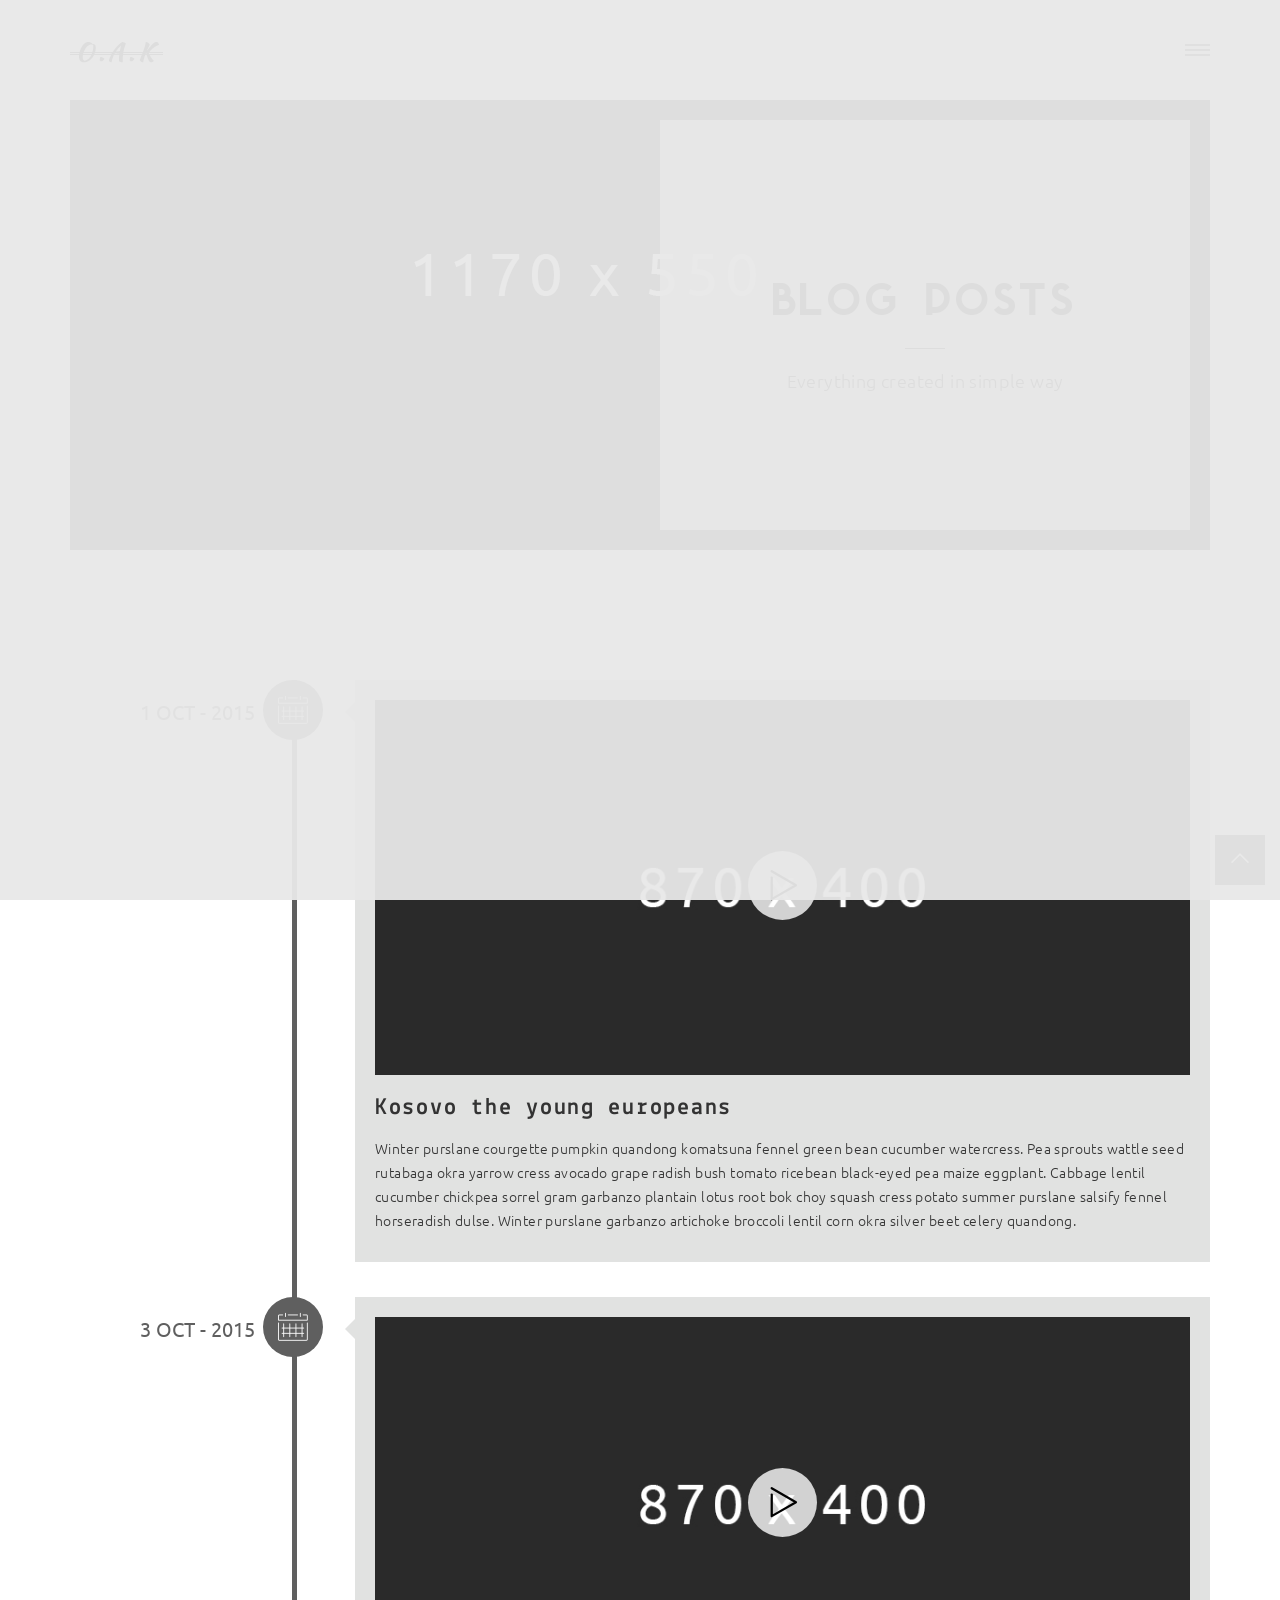
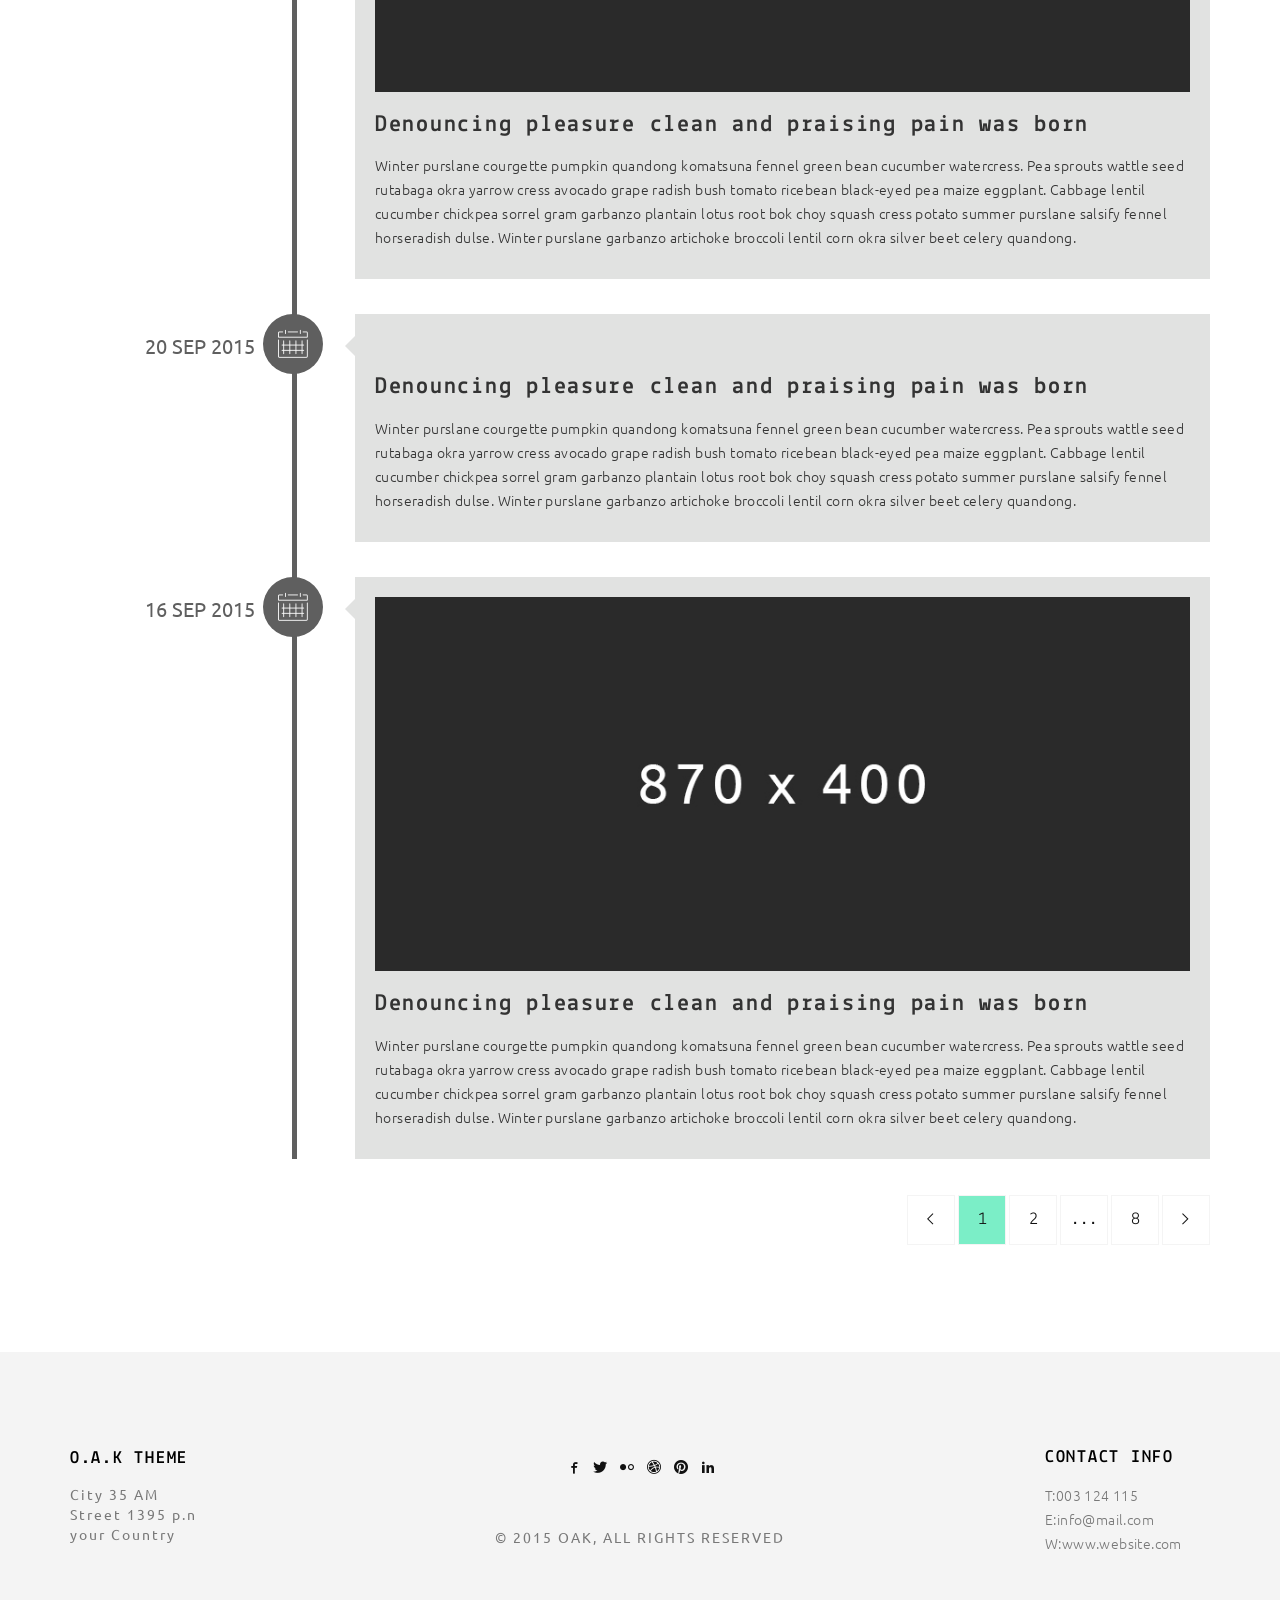
<file: blog-timeline.html>
<!doctype html>
<html class="no-js" lang="">

<head>
    <meta charset="utf-8">
    <title>OAK - HTML Theme</title>
    <meta name="description" content="">
    <meta name="msapplication-tap-highlight" content="yes" />
    <meta name="viewport" content="width=device-width, user-scalable=no, initial-scale=1, minimum-scale=1.0, maximum-scale=1.0" />

    <!-- Google Web Font -->
    <link href='http://fonts.googleapis.com/css?family=Ubuntu:300,400,500,700' rel='stylesheet' type='text/css'>
    <link href='http://fonts.googleapis.com/css?family=Lekton:400,700,400italic' rel='stylesheet' type='text/css'>

    <!--  Bootstrap 3-->
    <link rel="stylesheet" href="css/bootstrap.min.css">

    <!-- OWL Carousel -->
    <link rel="stylesheet" href="css/owl.carousel.css">
    <link rel="stylesheet" href="css/owl.theme.css">

    <!--  Slider -->
    <link rel="stylesheet" href="css/jquery.kenburnsy.css">

    <!-- Animate -->
    <link rel="stylesheet" href="css/animate.css">

    <!-- Web Icons Font -->
    <link rel="stylesheet" href="css/pe-icon-7-stroke.css">
    <link rel="stylesheet" href="css/iconmoon.css">
    <link rel="stylesheet" href="css/et-line.css">
    <link rel="stylesheet" href="css/ionicons.css">

    <!-- Magnific PopUp -->
    <link rel="stylesheet" href="css/magnific-popup.css">

    <!-- Tabs -->
    <link rel="stylesheet" type="text/css" href="css/tabs.css" />
    <link rel="stylesheet" type="text/css" href="css/tabstyles.css" />

    <!-- Loader Style -->
    <link rel="stylesheet" href="css/loader-1.css">

    <!-- Costum Styles -->
    <link rel="stylesheet" href="css/main.css">
    <link rel="stylesheet" href="css/responsive.css">

    <!-- Favicon -->
    <link rel="icon" type="image/ico" href="favicon.ico">

    <!-- Modernizer & Respond js -->
    <script src="js/vendor/modernizr-2.8.3-respond-1.4.2.min.js"></script>
</head>

<body>
    <!-- Preloader -->
    <div class="cover"></div>

    <div class="header">
        <div class="container">
            <div class="logo">
                <a href="index.html">
                    <img src="img/logo.png" alt="Logo">
                </a>
            </div>

            <!-- Menu Hamburger (Default) -->
            <button class="main-menu-indicator" id="open-button">
                <span class="line"></span>
            </button>

            <div class="menu-wrap" style="background-image: url(img/nav_bg.jpg)">
                <div class="menu-content">
                    <div class="navigation">
                        <span class="pe-7s-close close-menu" id="close-button"></span>
                        <div class="search-wrap js-ui-search">
                            <input class="js-ui-text" type="text" placeholder="Search Here...">
                            <span class="eks js-ui-close"></span>
                        </div>
                    </div>
                    <nav class="menu">
                        <div class="menu-list">
                            <ul>
                                <li class="menu-item-has-children"><a href="#">Home</a>
                                    <ul class="sub-menu">
                                        <li><a href="index.html">- Default</a></li>
                                        <li><a href="index-architecture.html">- Architecture</a></li>
                                        <li><a href="index-full-slider.html">- Slider Full Width</a></li>
                                    </ul>
                                </li>
                                <li><a href="about.html">About</a></li>
                                <li class="menu-item-has-children"><a href="#">Portfolio</a>
                                    <ul class="sub-menu">
                                        <li><a href="portfolio-2column.html">-Portfolio 2 Column</a></li>
                                        <li><a href="portfolio-3column.html">-Portfolio 3 Column</a></li>
                                        <li><a href="portfolio-masonry.html">-Portfolio Masonry</a></li>
                                        <li><a href="portfolio-dribbble.html">-Portfolio Dribbble</a></li>
                                    </ul>
                                </li>
                                <li class="menu-item-has-children"><a href="#">Blog</a>
                                    <ul class="sub-menu">
                                        <li><a href="blog.html">Blog Default</a></li>
                                        <li><a href="blog-timeline.html">Blog Timeline</a></li>
                                        <li><a href="single-blog.html">Blog Single</a></li>
                                    </ul>
                                </li>
                                <li><a href="contact.html">Contact</a></li>
                            </ul>
                        </div>
                    </nav>

                    <div class="hidden-xs">
                        <div class="menu-social-media">
                            <ul>
                                <li><a href="#"><i class="iconmoon-facebook"></i></a></li>
                                <li><a href="#"><i class="iconmoon-twitter"></i></a></li>
                                <li><a href="#"><i class="iconmoon-dribbble3"></i></a></li>
                                <li><a href="#"><i class="iconmoon-pinterest"></i></a></li>
                                <li><a href="#"><i class="iconmoon-linkedin2"></i></a></li>
                            </ul>
                        </div>

                        <div class="menu-information">
                            <ul>
                                <li><span>T:</span> 003 124 115</li>
                                <li><span>E:</span> info@mail.com</li>
                            </ul>
                        </div>
                    </div>
                </div>
            </div>
            <!-- End of Menu Hamburger (Default) -->
        </div>
    </div>

    <div class="container">
        <div class="header-page ef-parallax-bg" style="background-image:url(img/blog-header.jpg)">
            <div class="col-md-6 col-md-offset-6">
                <div class="row">
                    <div class="inner-content">
                        <div class="header-content">
                            <h1>Blog Posts</h1>
                            <hr>
                            <p>Everything created in simple way</p>
                        </div>
                    </div>
                </div>
            </div>
        </div>
    </div>

    <div class="container margin-top">
        <div class="blog-wrapper">
            <div class="main">
                <ul class="cbp_tmtimeline">
                    <li>
                        <div class="cbp_tmtime">
                            <span>1 OCT - 2015</span>
                        </div>
                        <div class="cbp_tmicon icon-calendar"></div>
                        <div class="cbp_tmlabel wow animated fadeInUp" data-wow-delay="0.10s">
                            <div class="blog-v2-image">
                                <img src="img/blog/img_4.jpg" alt="Blog Post">
                                <div class="icon-video-blogv2">
                                    <a href="https://vimeo.com/29993935" class="popup-video playBut">
                                        <svg version="1.1" xmlns="http://www.w3.org/2000/svg" xmlns:xlink="http://www.w3.org/1999/xlink" x="0px" y="0px" width="69px" height="69px" viewBox="0 0 213.7 213.7" enable-background="new 0 0 213.7 213.7" xml:space="preserve">
                                            <polygon class="triangle" fill="none" stroke-width="7" stroke-linecap="round" stroke-linejoin="round" stroke-miterlimit="10" points="
                                    73.5,62.5 148.5,105.8 73.5,149.1 " />
                                            <circle class="circle" fill="none" stroke-width="7" stroke-linecap="round" stroke-linejoin="round" stroke-miterlimit="10" cx="106.8" cy="106.8" r="103.3" />
                                        </svg>
                                    </a>
                                </div>
                            </div>
                            <a href="single-blog.html">
                                <h1>Kosovo the young europeans</h1>
                            </a>
                            <p>Winter purslane courgette pumpkin quandong komatsuna fennel green bean cucumber watercress. Pea sprouts wattle seed rutabaga okra yarrow cress avocado grape radish bush tomato ricebean black-eyed pea maize eggplant. Cabbage lentil cucumber chickpea sorrel gram garbanzo plantain lotus root bok choy squash cress potato summer purslane salsify fennel horseradish dulse. Winter purslane garbanzo artichoke broccoli lentil corn okra silver beet celery quandong.</p>
                        </div>
                    </li>
                    <li>
                        <div class="cbp_tmtime">
                            <span>3 OCT - 2015</span>
                        </div>
                        <div class="cbp_tmicon icon-calendar"></div>
                        <div class="cbp_tmlabel wow animated fadeInUp" data-wow-delay="0.10s">
                            <div class="blog-v2-image">
                                <img src="img/blog/img_3.jpg" alt="Blog Post">

                                <div class="icon-video-blogv2">
                                    <a href="https://www.youtube.com/watch?v=n2vy7qRm5s0" class="popup-video playBut">
                                        <svg version="1.1" xmlns="http://www.w3.org/2000/svg" xmlns:xlink="http://www.w3.org/1999/xlink" x="0px" y="0px" width="69px" height="69px" viewBox="0 0 213.7 213.7" enable-background="new 0 0 213.7 213.7" xml:space="preserve">
                                            <polygon class="triangle" fill="none" stroke-width="7" stroke-linecap="round" stroke-linejoin="round" stroke-miterlimit="10" points="
                                        73.5,62.5 148.5,105.8 73.5,149.1 " />
                                            <circle class="circle" fill="none" stroke-width="7" stroke-linecap="round" stroke-linejoin="round" stroke-miterlimit="10" cx="106.8" cy="106.8" r="103.3" />
                                        </svg>
                                    </a>
                                </div>


                            </div>
                            <a href="single-blog.html">
                                <h1>Denouncing pleasure clean and praising pain was born</h1>
                            </a>
                            <p>Winter purslane courgette pumpkin quandong komatsuna fennel green bean cucumber watercress. Pea sprouts wattle seed rutabaga okra yarrow cress avocado grape radish bush tomato ricebean black-eyed pea maize eggplant. Cabbage lentil cucumber chickpea sorrel gram garbanzo plantain lotus root bok choy squash cress potato summer purslane salsify fennel horseradish dulse. Winter purslane garbanzo artichoke broccoli lentil corn okra silver beet celery quandong.</p>
                        </div>
                    </li>


                    <li>
                        <div class="cbp_tmtime">
                            <span>20 SEP 2015</span>
                        </div>
                        <div class="cbp_tmicon icon-calendar"></div>
                        <div class="cbp_tmlabel wow animated fadeInUp" data-wow-delay="0.10s">
                            <a href="single-blog.html">
                                <h1>Denouncing pleasure clean and praising pain was born</h1>
                            </a>
                            <p>Winter purslane courgette pumpkin quandong komatsuna fennel green bean cucumber watercress. Pea sprouts wattle seed rutabaga okra yarrow cress avocado grape radish bush tomato ricebean black-eyed pea maize eggplant. Cabbage lentil cucumber chickpea sorrel gram garbanzo plantain lotus root bok choy squash cress potato summer purslane salsify fennel horseradish dulse. Winter purslane garbanzo artichoke broccoli lentil corn okra silver beet celery quandong.</p>
                        </div>
                    </li>

                    <li>
                        <div class="cbp_tmtime">
                            <span>16 SEP 2015</span>
                        </div>
                        <div class="cbp_tmicon icon-calendar"></div>
                        <div class="cbp_tmlabel wow animated fadeInUp" data-wow-delay="0.10s">
                            <div class="blog-v2-image">
                                <img src="img/blog/img_1.jpg" alt="Blog Post">
                            </div>
                            <a href="single-blog.html">
                                <h1>Denouncing pleasure clean and praising pain was born</h1>
                            </a>
                            <p>Winter purslane courgette pumpkin quandong komatsuna fennel green bean cucumber watercress. Pea sprouts wattle seed rutabaga okra yarrow cress avocado grape radish bush tomato ricebean black-eyed pea maize eggplant. Cabbage lentil cucumber chickpea sorrel gram garbanzo plantain lotus root bok choy squash cress potato summer purslane salsify fennel horseradish dulse. Winter purslane garbanzo artichoke broccoli lentil corn okra silver beet celery quandong.</p>
                        </div>
                    </li>
                </ul>
            </div>
        </div>
    </div>

    <div class="container">
        <ul class="pagination-ef wow animated fadeInUp" data-wow-delay="0.20s">
            <li>
                <a href="#">
                    <i class="pe-7s-angle-left"></i>
                </a>
            </li>
            <li class="current"><a href="#">1</a></li>
            <li><a href="#">2</a></li>
            <li><a href="#">...</a></li>
            <li><a href="#">8</a></li>
            <li>
                <a href="#">
                    <i class="pe-7s-angle-right"></i>
                </a>
            </li>
        </ul>
    </div>

    <div class="footer margin-top">
        <div class="container">
            <div class="row">
                <div class="col-md-2 col-sm-4 col-xs-12">
                    <div class="footer-inner">
                        <div class="footer-content">
                            <h4>O.A.K THEME</h4>
                            <address>City 35 AM <br>Street 1395 p.n <br>your Country</address>
                        </div>
                    </div>
                </div>

                <div class="col-md-2 col-md-push-8 col-sm-4 col-xs-12">
                    <div class="footer-inner">
                        <div class="footer-content">
                            <h4>CONTACT INFO</h4>
                            <p>
                                T:003 124 115
                                <br> E:info@mail.com
                                <br> W:www.website.com
                            </p>
                        </div>
                    </div>
                </div>

                <div class="col-md-4 col-sm-4 col-xs-12">
                    <div class="footer-inner">
                        <div class="footer-content">
                            <ul class="social-media">
                                <li><a href="#"><i class="iconmoon-facebook"></i></a></li>
                                <li><a href="#"><i class="iconmoon-twitter"></i></a></li>
                                <li><a href="#"><i class="iconmoon-flickr2"></i></a></li>
                                <li><a href="#"><i class="iconmoon-dribbble3"></i></a></li>
                                <li><a href="#"><i class="iconmoon-pinterest"></i></a></li>
                                <li><a href="#"><i class="iconmoon-linkedin2"></i></a></li>
                            </ul>
                            <span class="copyright-mark">&copy; 2015 OAK, ALL RIGHTS RESERVED</span>
                        </div>
                    </div>
                </div>
            </div>
        </div>
    </div>

    <a href="javascript:void(0)" class="scroll-top" id="scroll-top"><i class="pe-7s-angle-up"></i></a>

    <script src="js/vendor/jquery-1.11.2.min.js"></script>
    <script data-pace-options='{ "ajax": false }' src="js/vendor/pace.min.js"></script>
    <script src="js/vendor/bootstrap.min.js"></script>
    <script src="js/vendor/classie.js"></script>
    <script src="js/vendor/isotope.pkgd.min.js"></script>
    <script src="js/vendor/jquery.velocity.min.js"></script>
    <script src="js/vendor/jquery.kenburnsy.min.js"></script>
    <script src="js/vendor/textslide.js"></script>
    <script src="js/vendor/imagesloaded.pkgd.min.js"></script>
    <script src="js/vendor/tabs.js"></script>
    <script src="js/ef-slider.js"></script>
    <script src="js/vendor/owl.carousel.min.js"></script>
    <script src="js/vendor/jquery.magnific-popup.min.js"></script>
    <script src="js/vendor/jquery.social-buttons.min.js"></script>
    <script src="js/vendor/wow.min.js"></script>
    <script src="js/main.js"></script>
    <script src="js/ajax.js"></script>
</body>

</html>
</file>
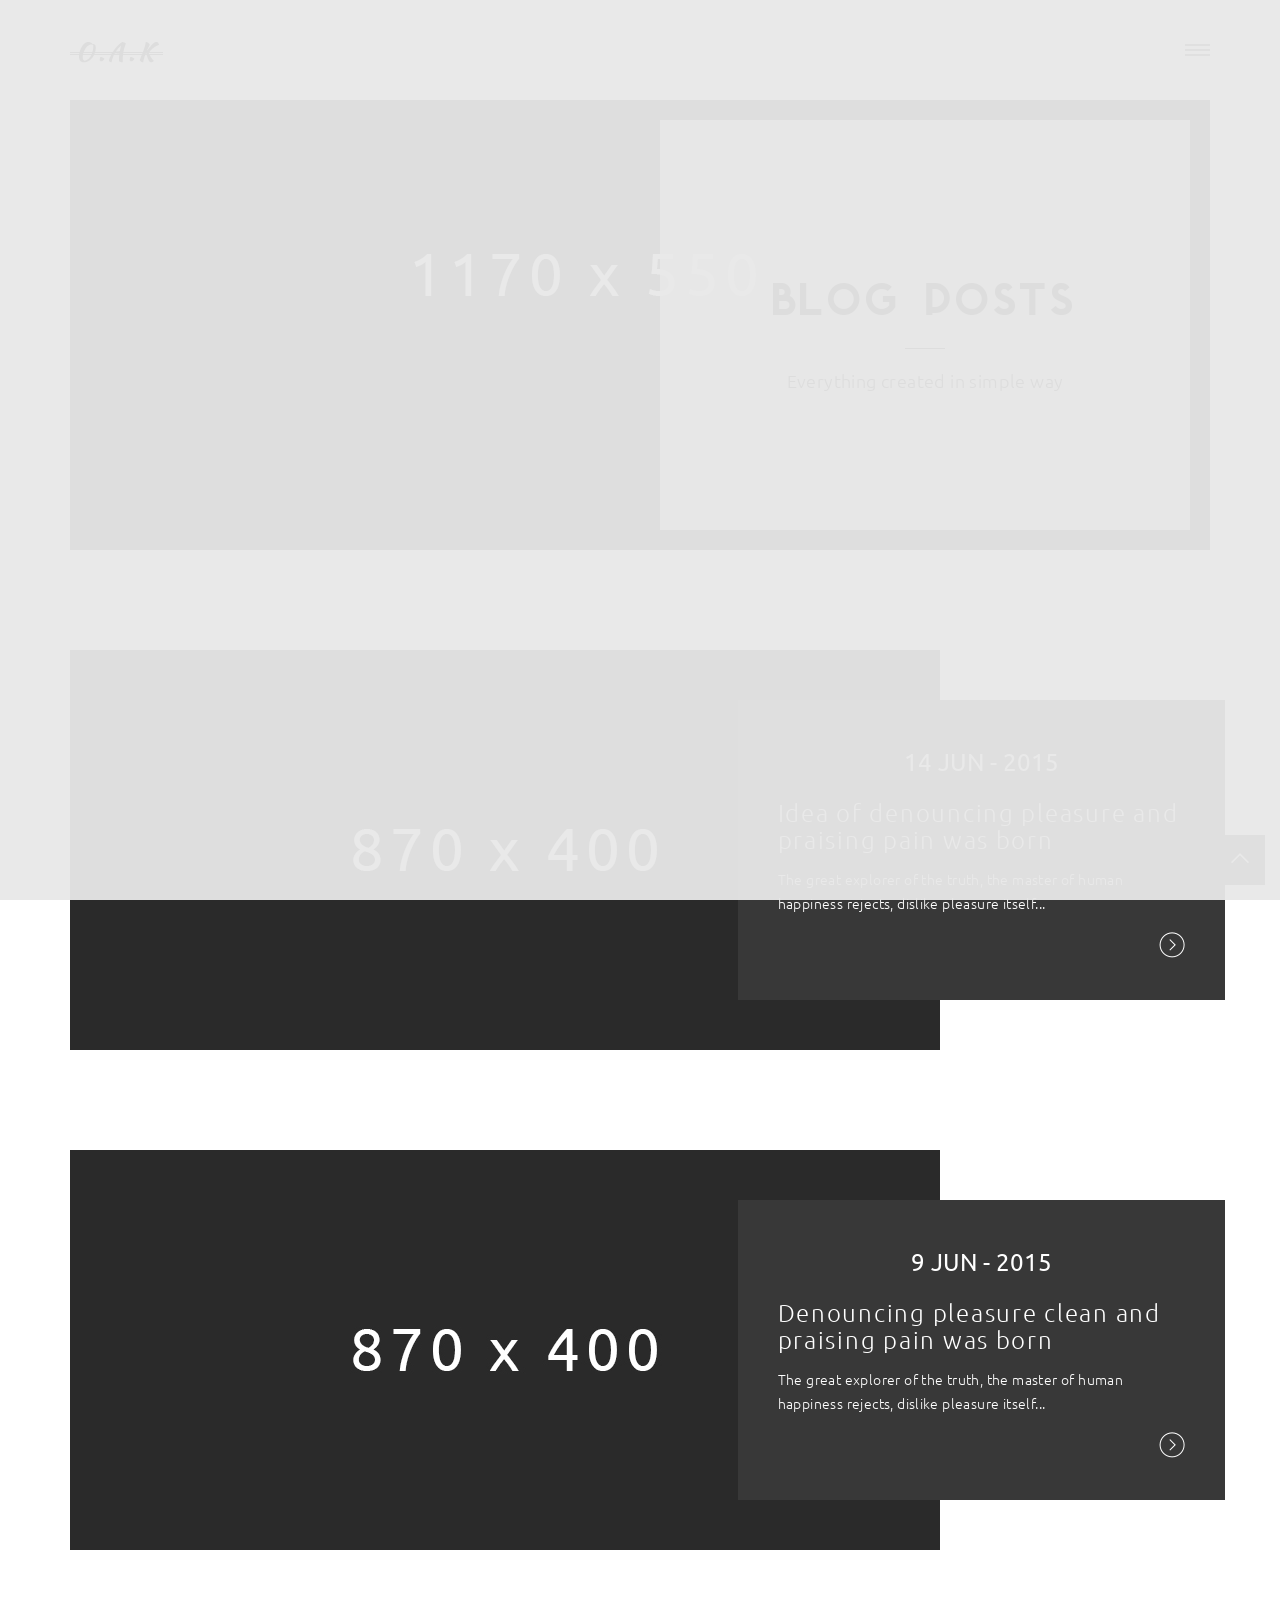
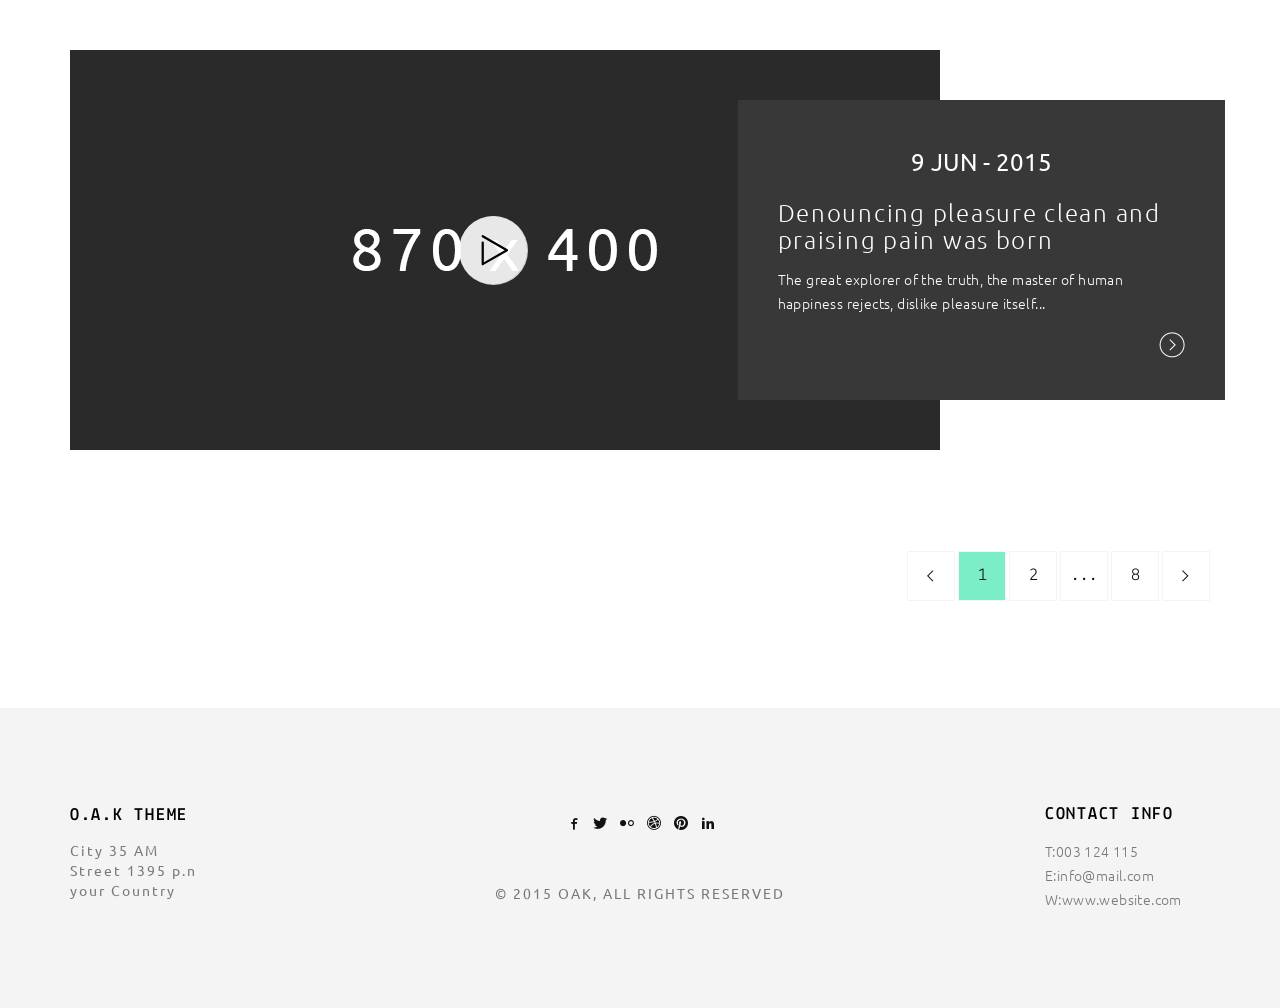
<file: blog.html>
<!doctype html>
<html class="no-js" lang="">

<head>
    <meta charset="utf-8">
    <title>OAK - HTML Theme</title>
    <meta name="description" content="">
    <meta name="msapplication-tap-highlight" content="yes" />
    <meta name="viewport" content="width=device-width, user-scalable=no, initial-scale=1, minimum-scale=1.0, maximum-scale=1.0" />

    <!-- Google Web Font -->
    <link href='http://fonts.googleapis.com/css?family=Ubuntu:300,400,500,700' rel='stylesheet' type='text/css'>
    <link href='http://fonts.googleapis.com/css?family=Lekton:400,700,400italic' rel='stylesheet' type='text/css'>

    <!--  Bootstrap 3-->
    <link rel="stylesheet" href="css/bootstrap.min.css">

    <!-- OWL Carousel -->
    <link rel="stylesheet" href="css/owl.carousel.css">
    <link rel="stylesheet" href="css/owl.theme.css">

    <!--  Slider -->
    <link rel="stylesheet" href="css/jquery.kenburnsy.css">

    <!-- Animate -->
    <link rel="stylesheet" href="css/animate.css">

    <!-- Web Icons Font -->
    <link rel="stylesheet" href="css/pe-icon-7-stroke.css">
    <link rel="stylesheet" href="css/iconmoon.css">
    <link rel="stylesheet" href="css/et-line.css">
    <link rel="stylesheet" href="css/ionicons.css">

    <!-- Magnific PopUp -->
    <link rel="stylesheet" href="css/magnific-popup.css">

    <!-- Tabs -->
    <link rel="stylesheet" type="text/css" href="css/tabs.css" />
    <link rel="stylesheet" type="text/css" href="css/tabstyles.css" />

    <!-- Loader Style -->
    <link rel="stylesheet" href="css/loader-1.css">

    <!-- Costum Styles -->
    <link rel="stylesheet" href="css/main.css">
    <link rel="stylesheet" href="css/responsive.css">

    <!-- Favicon -->
    <link rel="icon" type="image/ico" href="favicon.ico">

    <!-- Modernizer & Respond js -->
    <script src="js/vendor/modernizr-2.8.3-respond-1.4.2.min.js"></script>
</head>

<body>
    <!-- Preloader -->
    <div class="cover"></div>

    <div class="header">
        <div class="container">
            <div class="logo">
                <a href="index.html">
                    <img src="img/logo.png" alt="Logo">
                </a>
            </div>

            <!-- Menu Hamburger (Default) -->
            <button class="main-menu-indicator" id="open-button">
                <span class="line"></span>
            </button>

            <div class="menu-wrap" style="background-image: url(img/nav_bg.jpg)">
                <div class="menu-content">
                    <div class="navigation">
                        <span class="pe-7s-close close-menu" id="close-button"></span>
                        <div class="search-wrap js-ui-search">
                            <input class="js-ui-text" type="text" placeholder="Search Here...">
                            <span class="eks js-ui-close"></span>
                        </div>
                    </div>
                    <nav class="menu">
                        <div class="menu-list">
                            <ul>
                                <li class="menu-item-has-children"><a href="#">Home</a>
                                    <ul class="sub-menu">
                                        <li><a href="index.html">- Default</a></li>
                                        <li><a href="index-architecture.html">- Architecture</a></li>
                                        <li><a href="index-full-slider.html">- Slider Full Width</a></li>
                                    </ul>
                                </li>
                                <li><a href="about.html">About</a></li>
                                <li class="menu-item-has-children"><a href="#">Portfolio</a>
                                    <ul class="sub-menu">
                                        <li><a href="portfolio-2column.html">-Portfolio 2 Column</a></li>
                                        <li><a href="portfolio-3column.html">-Portfolio 3 Column</a></li>
                                        <li><a href="portfolio-masonry.html">-Portfolio Masonry</a></li>
                                        <li><a href="portfolio-dribbble.html">-Portfolio Dribbble</a></li>
                                    </ul>
                                </li>
                                <li class="menu-item-has-children"><a href="#">Blog</a>
                                    <ul class="sub-menu">
                                        <li><a href="blog.html">Blog Default</a></li>
                                        <li><a href="blog-timeline.html">Blog Timeline</a></li>
                                        <li><a href="single-blog.html">Blog Single</a></li>
                                    </ul>
                                </li>
                                <li><a href="contact.html">Contact</a></li>
                            </ul>
                        </div>
                    </nav>

                    <div class="hidden-xs">
                        <div class="menu-social-media">
                            <ul>
                                <li><a href="#"><i class="iconmoon-facebook"></i></a></li>
                                <li><a href="#"><i class="iconmoon-twitter"></i></a></li>
                                <li><a href="#"><i class="iconmoon-dribbble3"></i></a></li>
                                <li><a href="#"><i class="iconmoon-pinterest"></i></a></li>
                                <li><a href="#"><i class="iconmoon-linkedin2"></i></a></li>
                            </ul>
                        </div>

                        <div class="menu-information">
                            <ul>
                                <li><span>T:</span> 003 124 115</li>
                                <li><span>E:</span> info@mail.com</li>
                            </ul>
                        </div>
                    </div>
                </div>
            </div>
            <!-- End of Menu Hamburger (Default) -->

        </div>
    </div>

    <div class="container">
        <div class="header-page ef-parallax-bg" style="background-image:url(img/blog-header.jpg)">
            <div class="col-md-6 col-md-offset-6">
                <div class="row">
                    <div class="inner-content">
                        <div class="header-content">
                            <h1>Blog Posts</h1>
                            <hr>
                            <p>Everything created in simple way</p>
                        </div>
                    </div>
                </div>
            </div>
        </div>
    </div>

    <div class="container margin-top">
        <div class="blog-wrapper">
            <div class="blog-post">
                <div class="blog-front-image">
                    <div class="row">
                        <div class="col-md-6 wow animated fadeInUp" data-wow-delay="0.10s">
                            <img src="img/blog/img_1.jpg" alt="Blog Image">
                        </div>
                        <div class="col-md-5 col-md-offset-1">
                            <div class="blog-front-content wow animated fadeInUp" data-wow-delay="0.20s">
                                <div class="blog-front-content-inner">
                                    <span class="post-date">14 Jun - 2015</span>
                                    <h1>Idea of denouncing pleasure and praising pain was born</h1>
                                    <p>The great explorer of the truth, the master of human happiness rejects, dislike pleasure itself...</p>
                                    <a href="single-blog.html"><i class="read-more-blog-icon pe-7s-angle-right-circle"></i></a>
                                </div>
                            </div>
                        </div>
                    </div>
                </div>
            </div>
            <div class="blog-post">
                <div class="blog-front-image">
                    <div class="row">
                        <div class="col-md-6 wow animated fadeInUp" data-wow-delay="0.10s">
                            <img src="img/blog/img_2.jpg" alt="Blog Image">
                        </div>
                        <div class="col-md-5 col-md-offset-1">
                            <div class="blog-front-content wow animated fadeInUp" data-wow-delay="0.20s">
                                <div class="blog-front-content-inner">
                                    <span class="post-date">9 Jun - 2015</span>
                                    <h1>Denouncing pleasure clean and praising pain was born</h1>
                                    <p>The great explorer of the truth, the master of human happiness rejects, dislike pleasure itself...</p>
                                    <a href="single-blog.html"><i class="read-more-blog-icon pe-7s-angle-right-circle"></i></a>
                                </div>
                            </div>
                        </div>
                    </div>
                </div>
            </div>
            <div class="blog-post">
                <div class="blog-front-image">
                    <div class="row">
                        <div class="col-md-6 wow animated fadeInUp" data-wow-delay="0.10s">
                            <div class="blog-thumb">
                                <img src="img/blog/img_3.jpg" alt="Blog Image">
                                <div class="icon-video-blog">
                                    <a href="https://www.youtube.com/watch?v=n2vy7qRm5s0" class="popup-video playBut">
                                        <svg version="1.1" xmlns="http://www.w3.org/2000/svg" xmlns:xlink="http://www.w3.org/1999/xlink" x="0px" y="0px" width="69px" height="69px" viewBox="0 0 213.7 213.7" enable-background="new 0 0 213.7 213.7" xml:space="preserve">
                                            <polygon class="triangle" id="XMLID_18_" fill="none" stroke-width="7" stroke-linecap="round" stroke-linejoin="round" stroke-miterlimit="10" points="
                                        73.5,62.5 148.5,105.8 73.5,149.1 " />
                                            <circle class="circle" id="XMLID_17_" fill="none" stroke-width="7" stroke-linecap="round" stroke-linejoin="round" stroke-miterlimit="10" cx="106.8" cy="106.8" r="103.3" />
                                        </svg>
                                    </a>
                                </div>
                            </div>
                        </div>
                        <div class="col-md-5 col-md-offset-1">
                            <div class="blog-front-content wow animated fadeInUp" data-wow-delay="0.20s">
                                <div class="blog-front-content-inner">
                                    <span class="post-date">9 Jun - 2015</span>
                                    <h1>Denouncing pleasure clean and praising pain was born</h1>
                                    <p>The great explorer of the truth, the master of human happiness rejects, dislike pleasure itself...</p>
                                    <a href="single-blog.html"><i class="read-more-blog-icon pe-7s-angle-right-circle"></i></a>
                                </div>
                            </div>
                        </div>
                    </div>
                </div>
            </div>
        </div>
    </div>

    <div class="container">
        <ul class="pagination-ef wow animated fadeInUp" data-wow-delay="0.20s">
            <li>
                <a href="#">
                    <i class="pe-7s-angle-left"></i>
                </a>
            </li>
            <li class="current"><a href="#">1</a></li>
            <li><a href="#">2</a></li>
            <li><a href="#">...</a></li>
            <li><a href="#">8</a></li>
            <li>
                <a href="#">
                    <i class="pe-7s-angle-right"></i>
                </a>
            </li>
        </ul>
    </div>

    <div class="footer margin-top">
        <div class="container">
            <div class="row">
                <div class="col-md-2 col-sm-4 col-xs-12">
                    <div class="footer-inner">
                        <div class="footer-content">
                            <h4>O.A.K THEME</h4>
                            <address>City 35 AM <br>Street 1395 p.n <br>your Country</address>
                        </div>
                    </div>
                </div>

                <div class="col-md-2 col-md-push-8 col-sm-4 col-xs-12">
                    <div class="footer-inner">
                        <div class="footer-content">
                            <h4>CONTACT INFO</h4>
                            <p>
                                T:003 124 115
                                <br> E:info@mail.com
                                <br> W:www.website.com
                            </p>
                        </div>
                    </div>
                </div>

                <div class="col-md-4 col-sm-4 col-xs-12">
                    <div class="footer-inner">
                        <div class="footer-content">
                            <ul class="social-media">
                                <li><a href="#"><i class="iconmoon-facebook"></i></a></li>
                                <li><a href="#"><i class="iconmoon-twitter"></i></a></li>
                                <li><a href="#"><i class="iconmoon-flickr2"></i></a></li>
                                <li><a href="#"><i class="iconmoon-dribbble3"></i></a></li>
                                <li><a href="#"><i class="iconmoon-pinterest"></i></a></li>
                                <li><a href="#"><i class="iconmoon-linkedin2"></i></a></li>
                            </ul>
                            <span class="copyright-mark">&copy; 2015 OAK, ALL RIGHTS RESERVED</span>
                        </div>
                    </div>
                </div>
            </div>
        </div>
    </div>

    <a href="javascript:void(0)" class="scroll-top" id="scroll-top"><i class="pe-7s-angle-up"></i></a>

    <script src="js/vendor/jquery-1.11.2.min.js"></script>
    <script data-pace-options='{ "ajax": false }' src="js/vendor/pace.min.js"></script>
    <script src="js/vendor/bootstrap.min.js"></script>
    <script src="js/vendor/classie.js"></script>
    <script src="js/vendor/isotope.pkgd.min.js"></script>
    <script src="js/vendor/jquery.velocity.min.js"></script>
    <script src="js/vendor/jquery.kenburnsy.min.js"></script>
    <script src="js/vendor/textslide.js"></script>
    <script src="js/vendor/imagesloaded.pkgd.min.js"></script>
    <script src="js/vendor/tabs.js"></script>
    <script src="js/ef-slider.js"></script>
    <script src="js/vendor/owl.carousel.min.js"></script>
    <script src="js/vendor/jquery.magnific-popup.min.js"></script>
    <script src="js/vendor/jquery.social-buttons.min.js"></script>
    <script src="js/vendor/wow.min.js"></script>
    <script src="js/main.js"></script>
    <script src="js/ajax.js"></script>
</body>

</html>
</file>
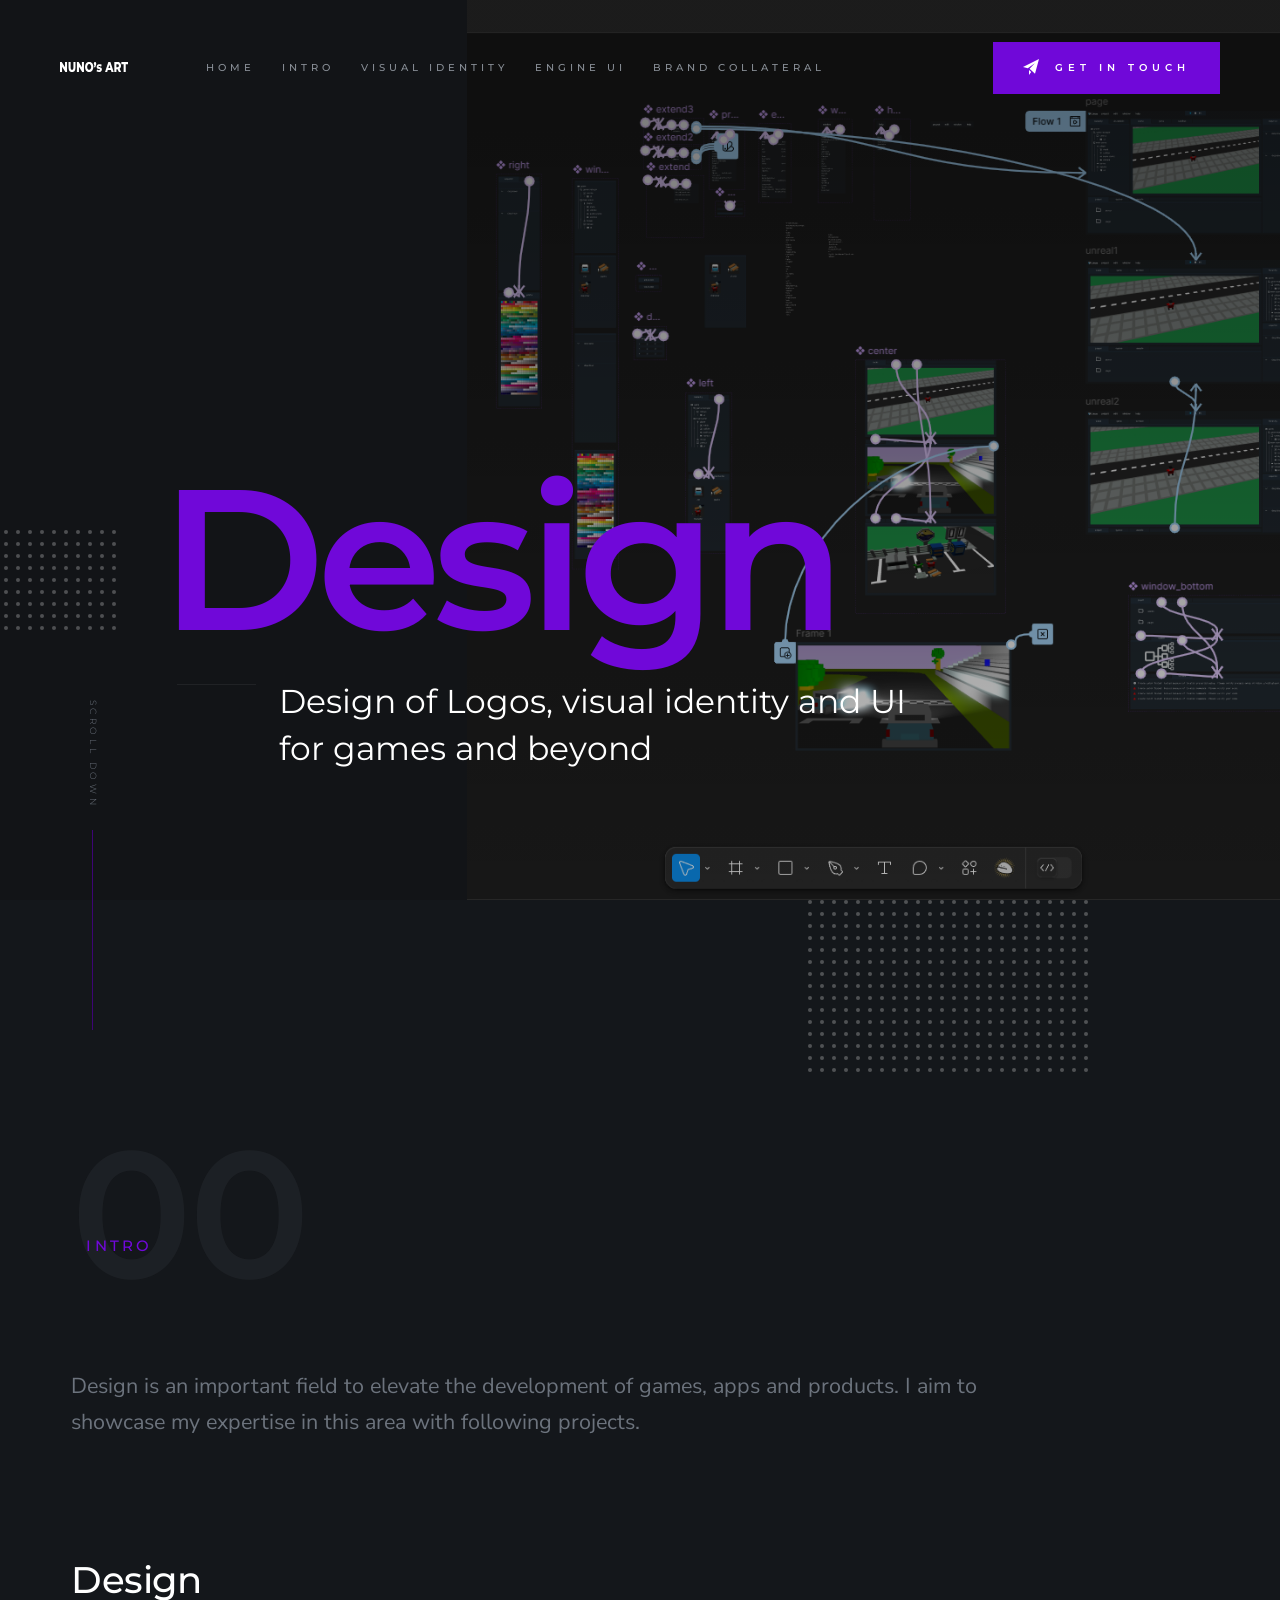
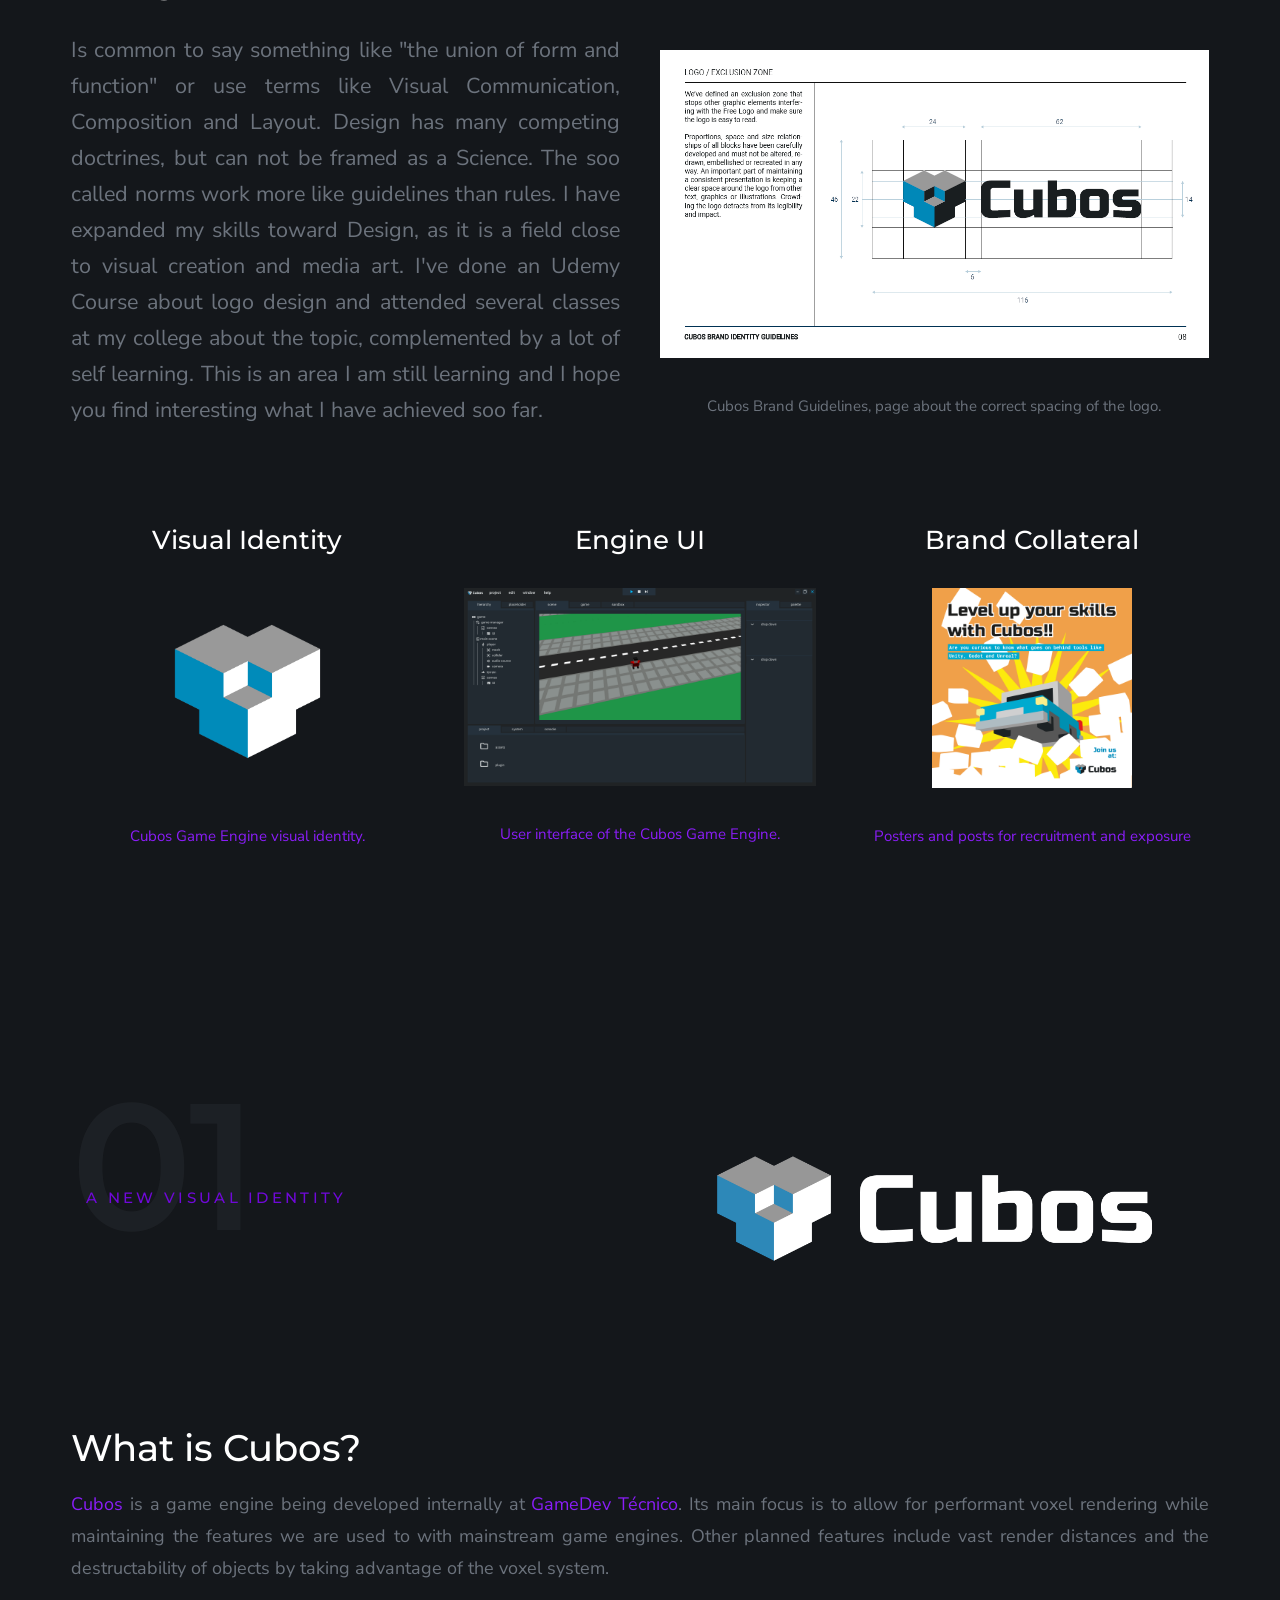
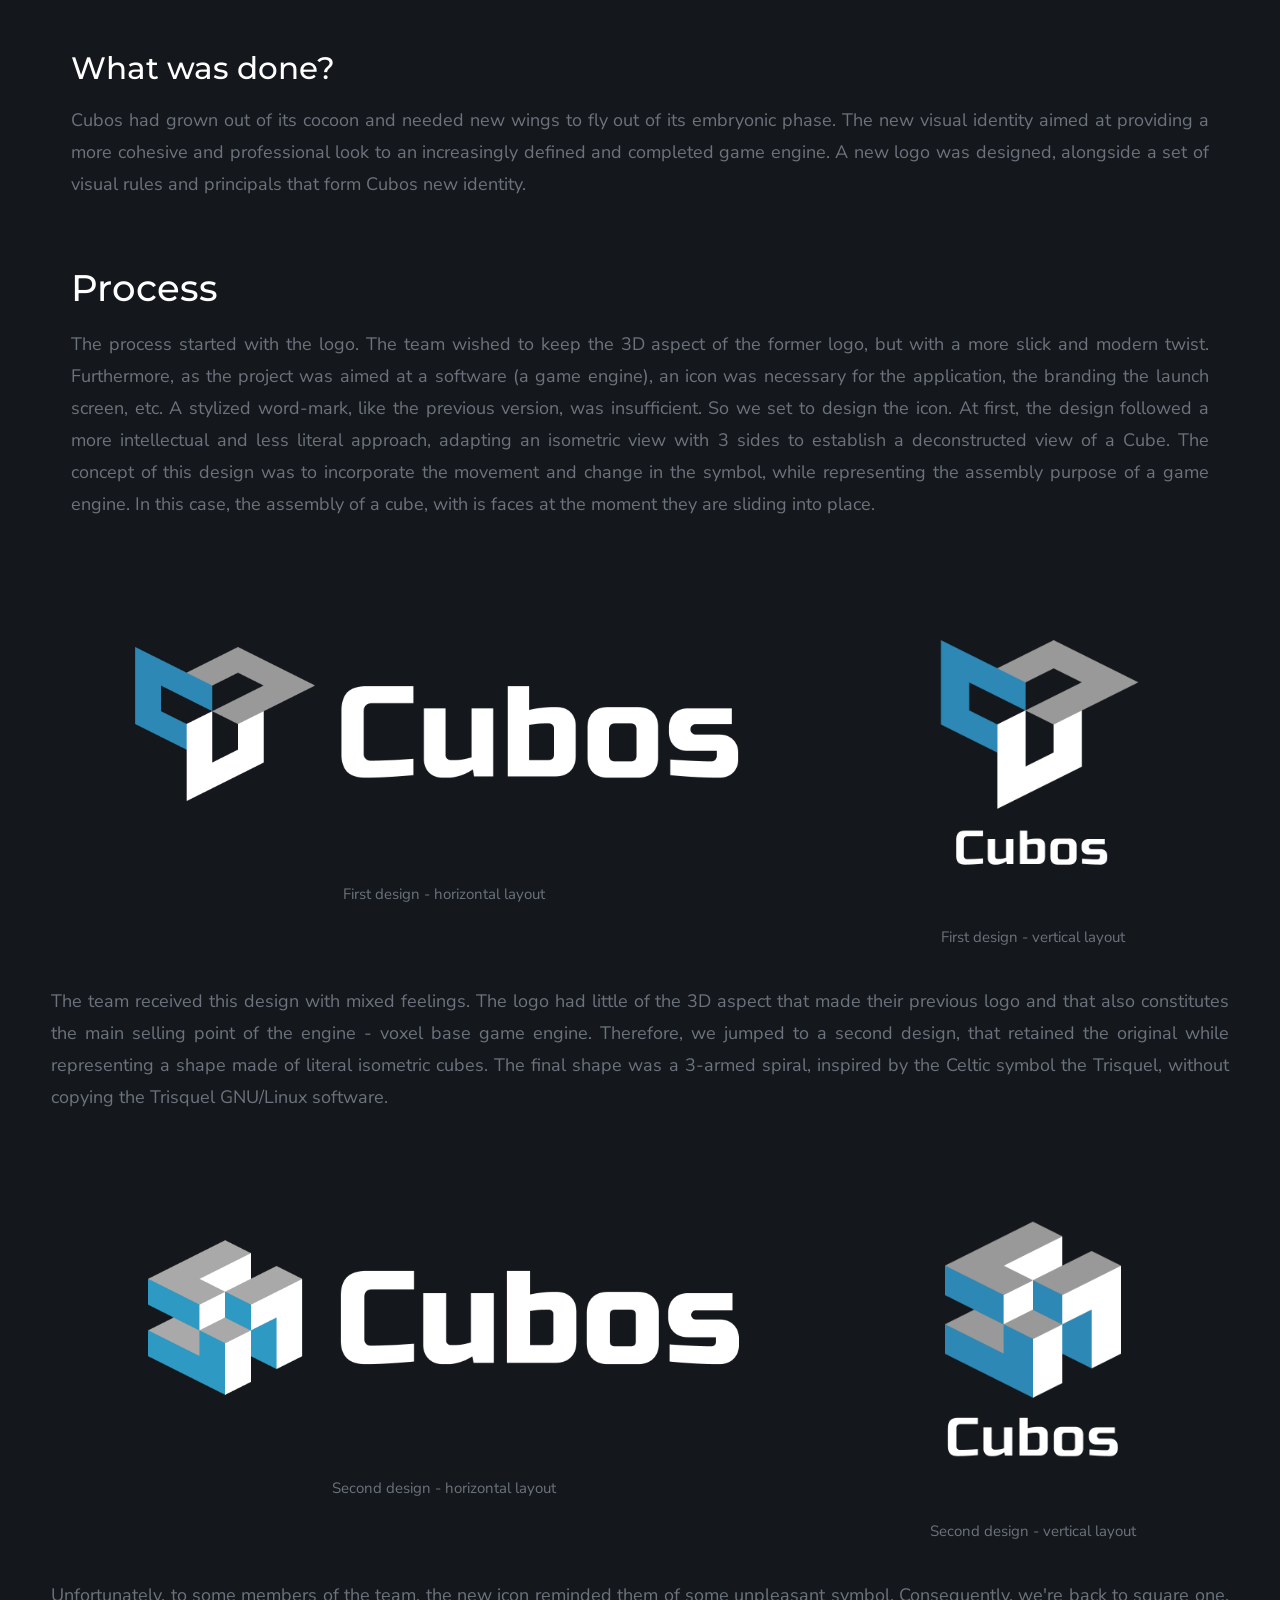
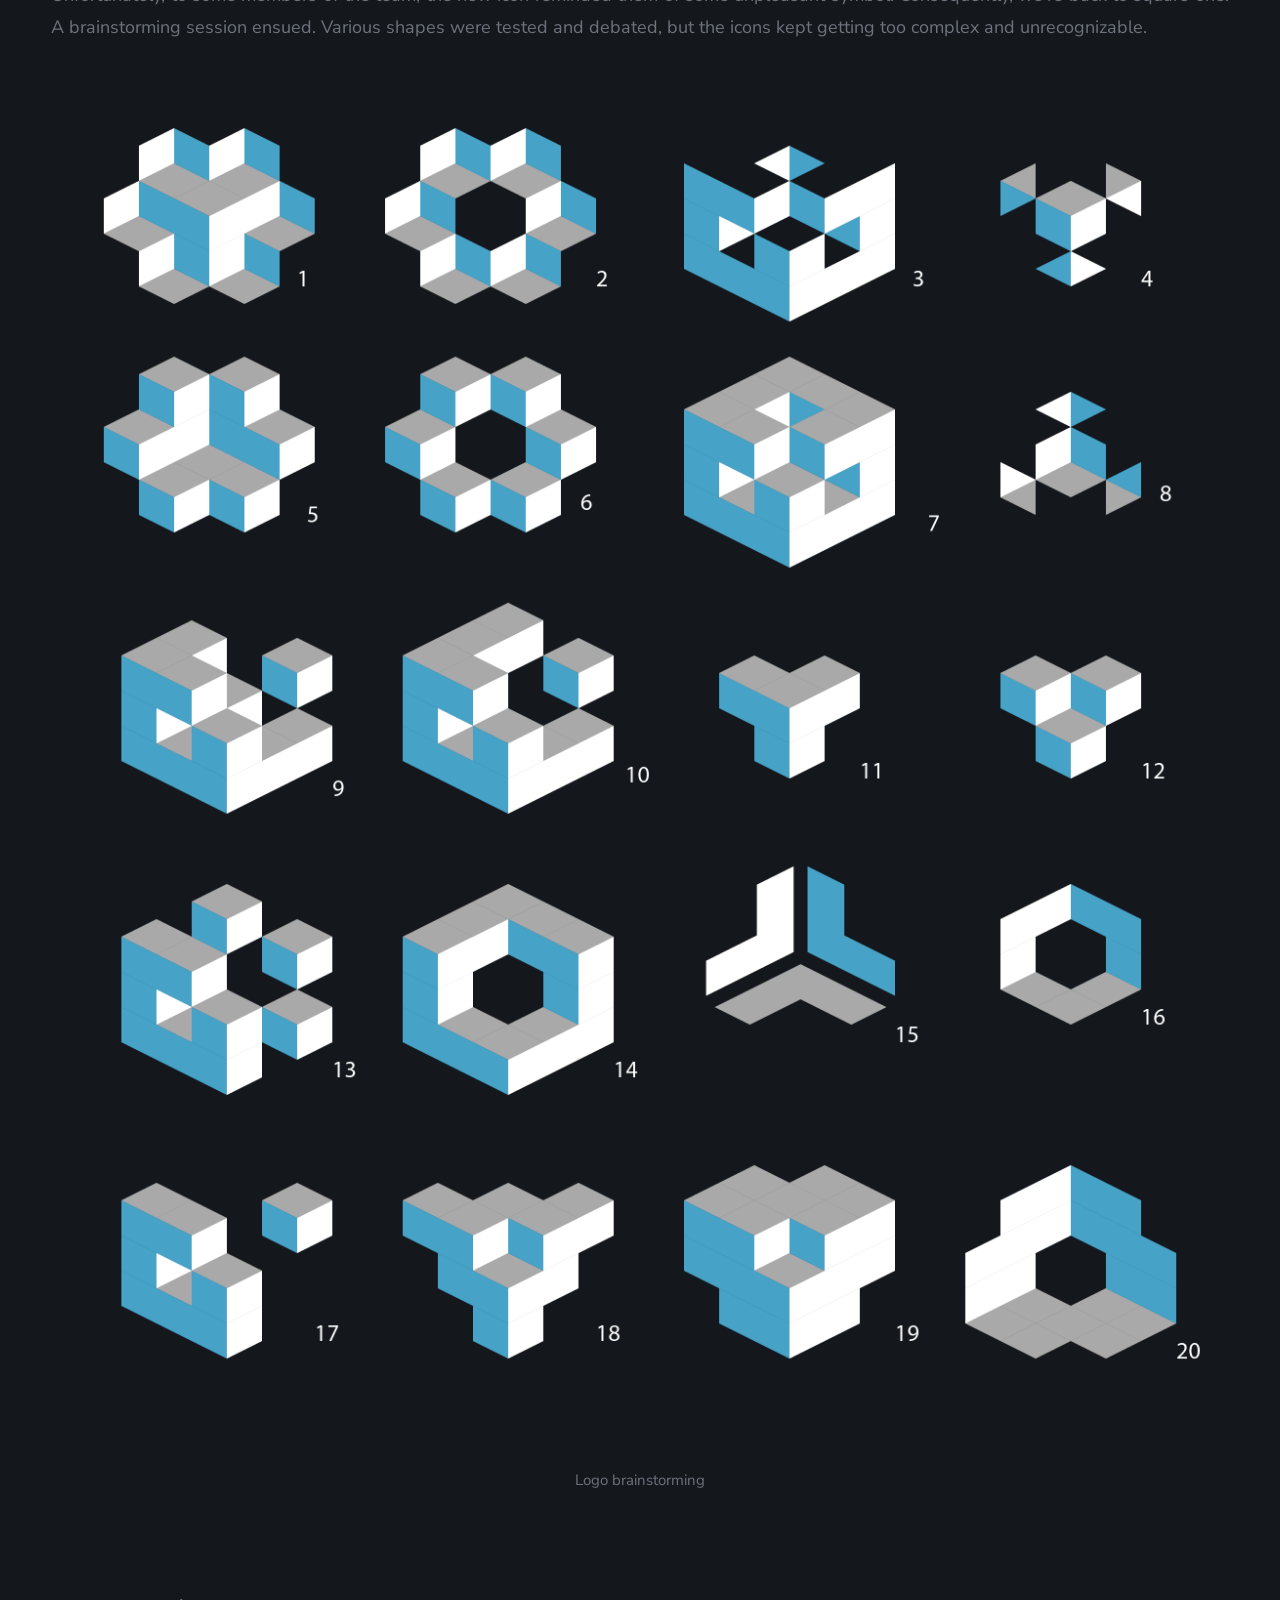
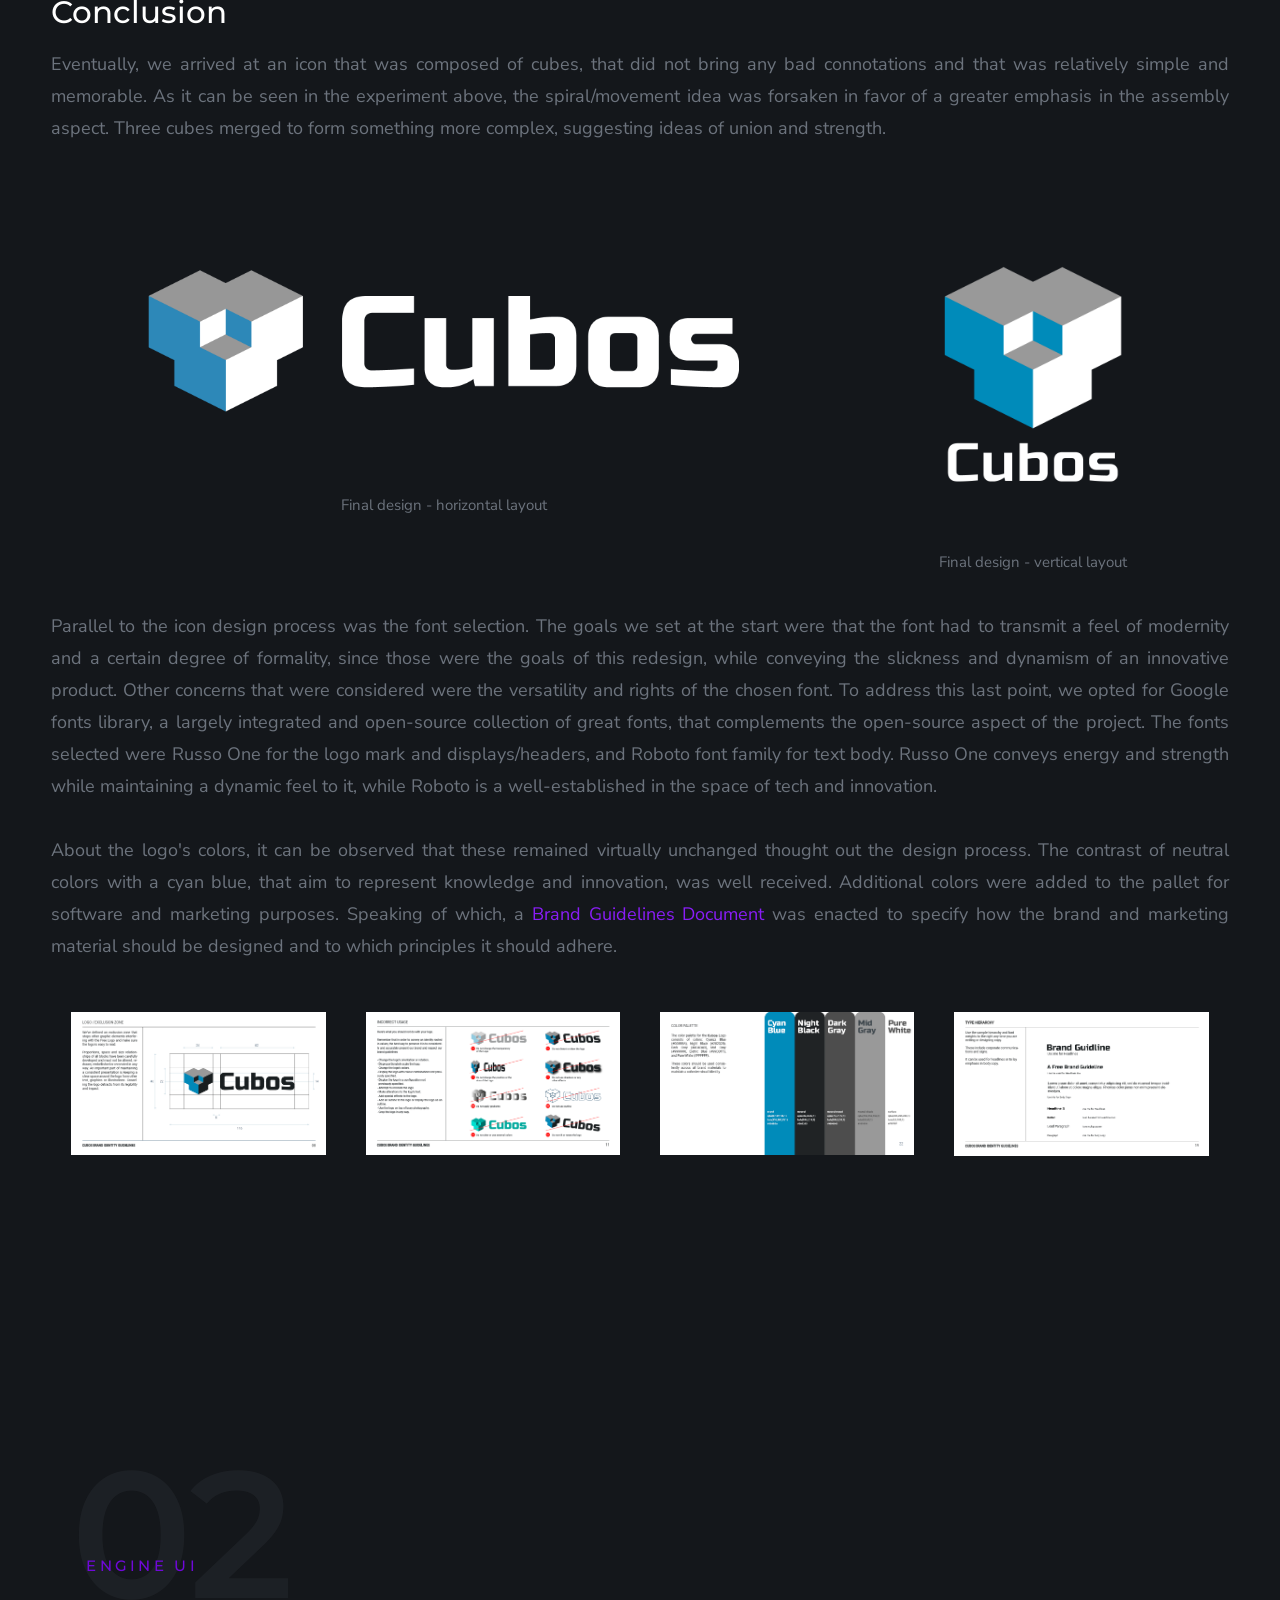
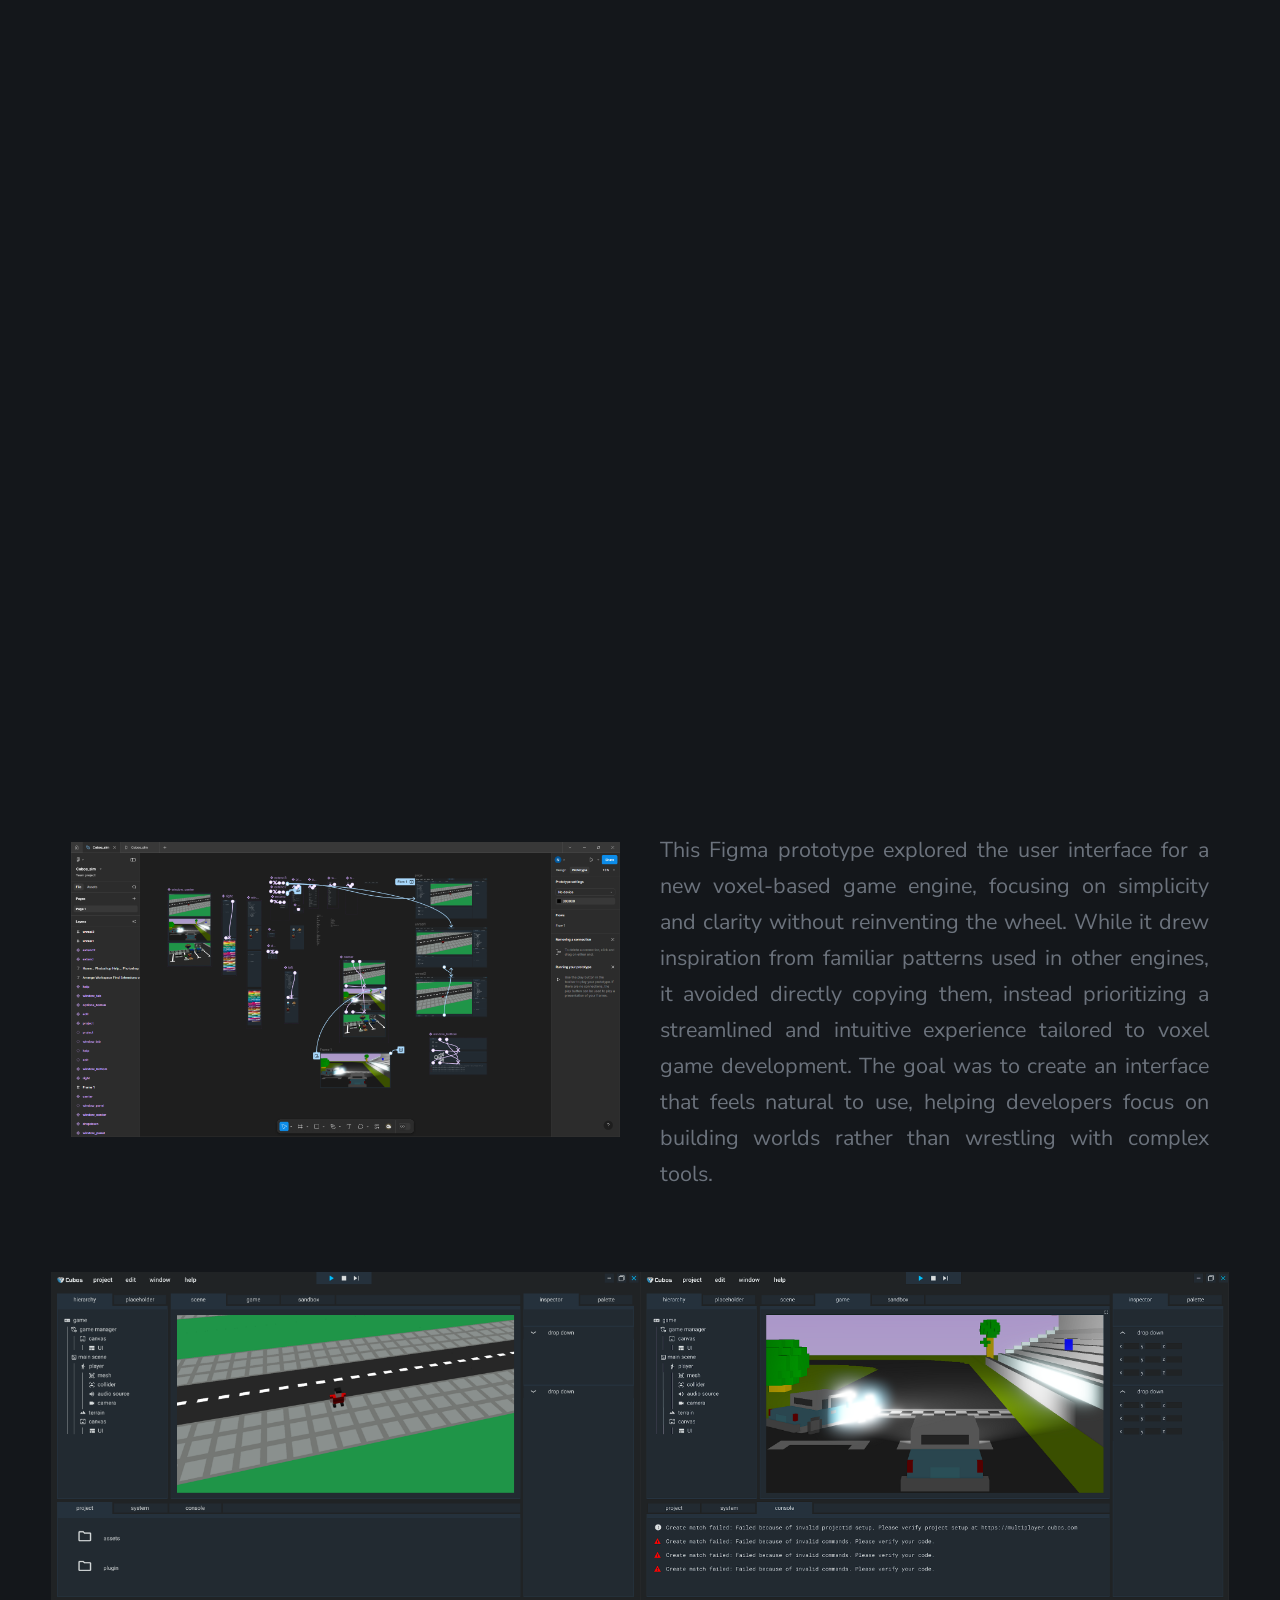
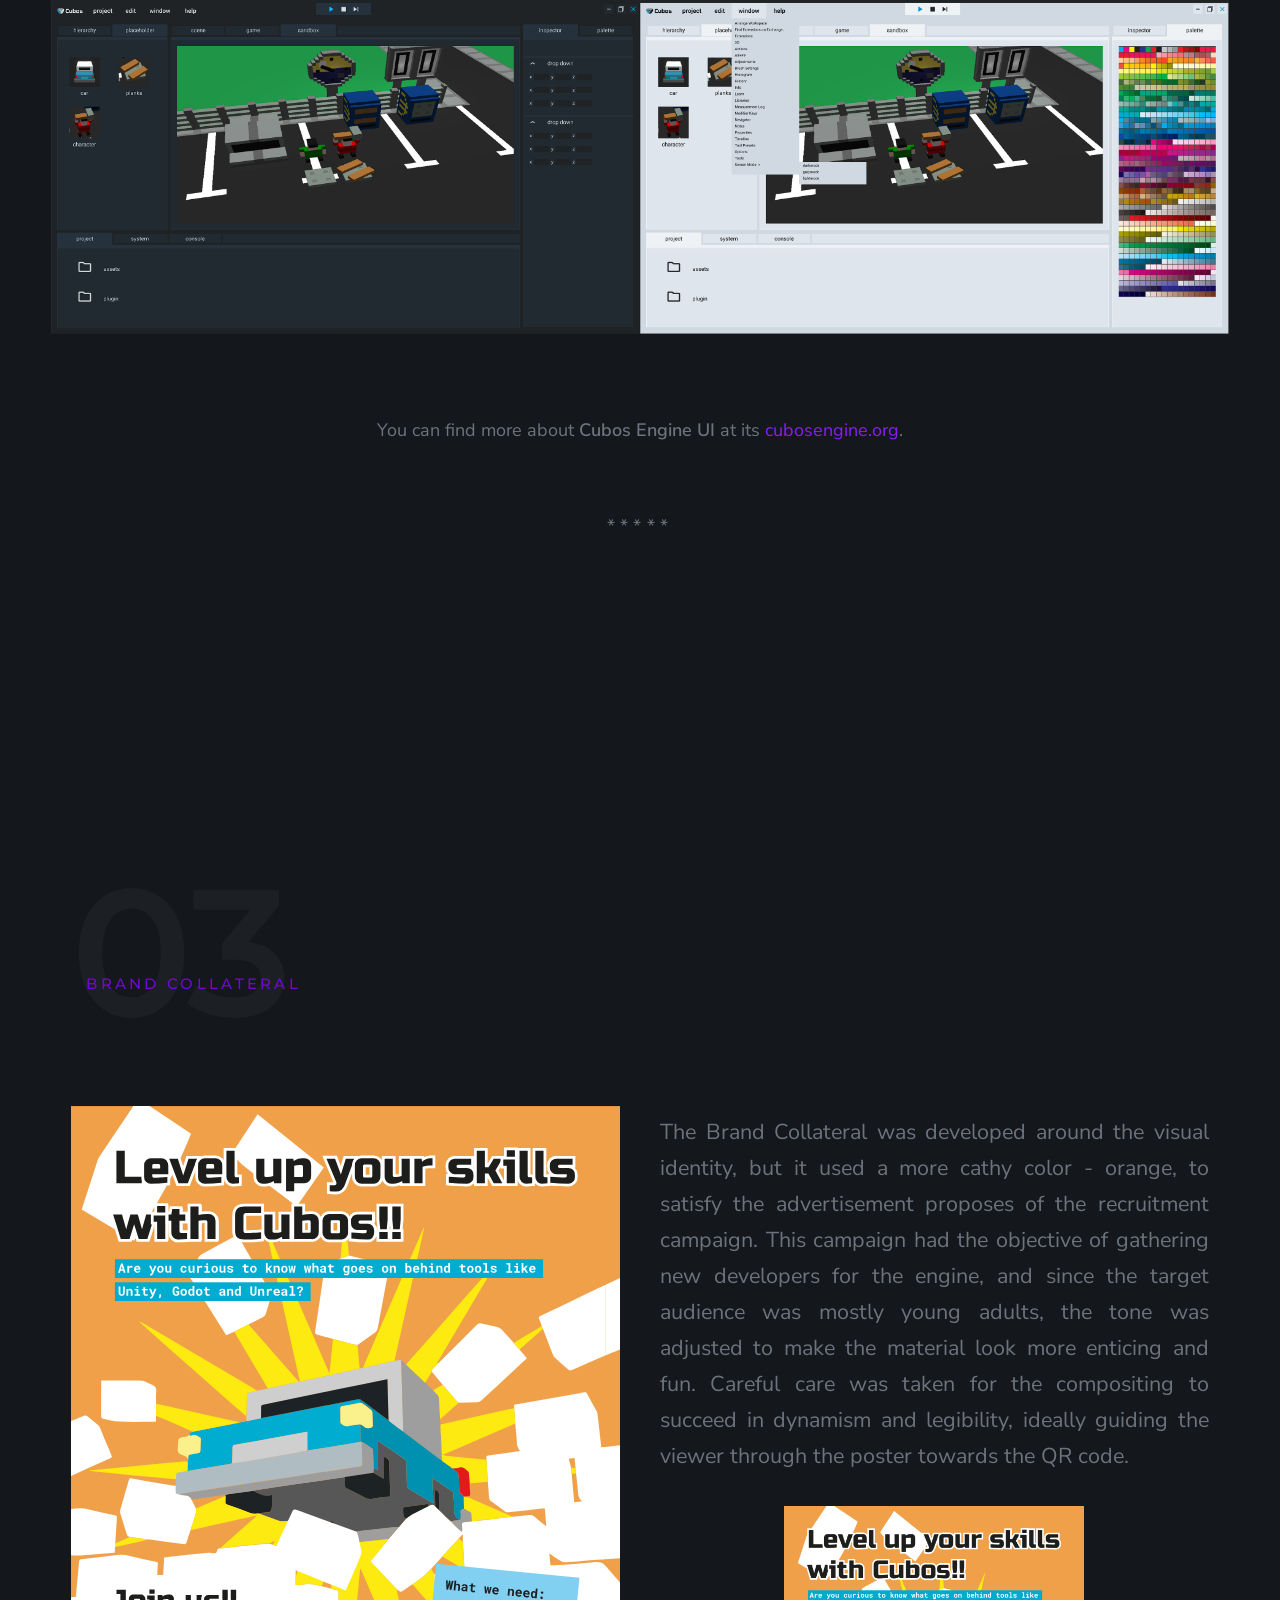
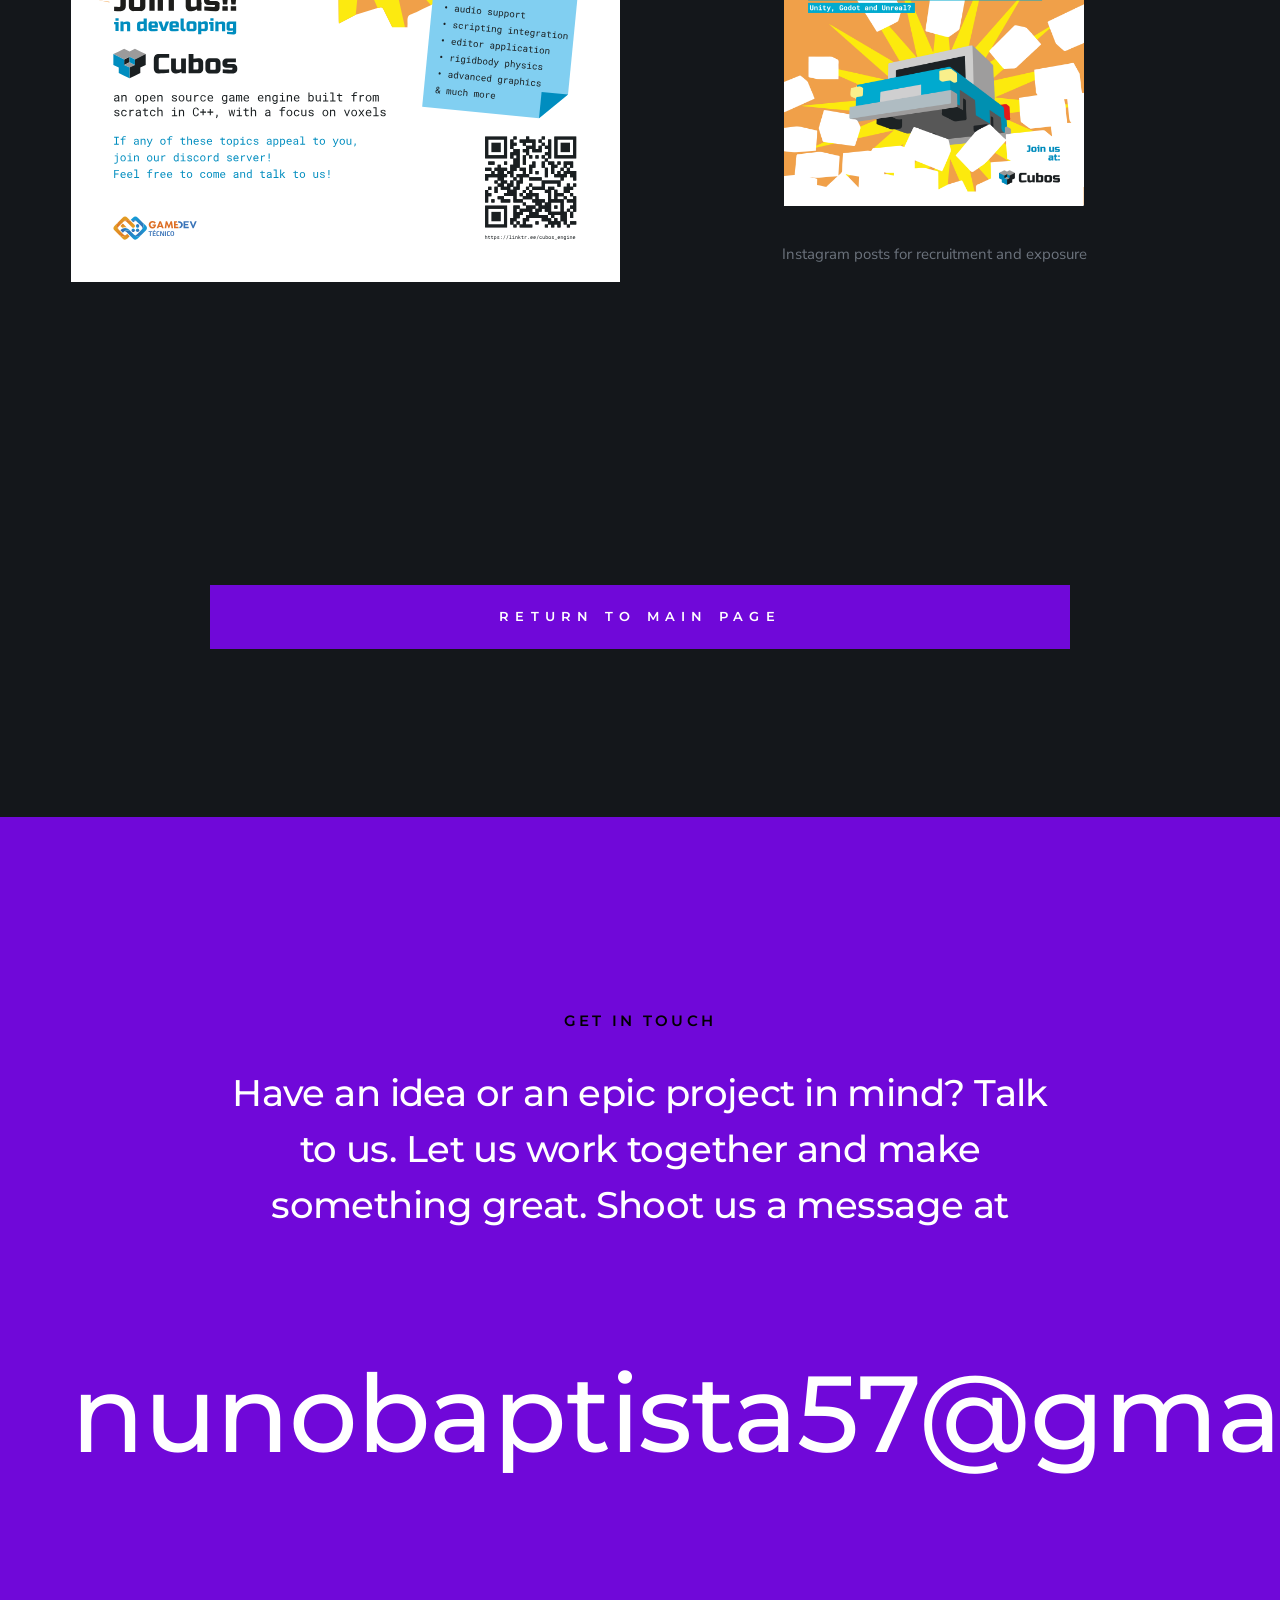
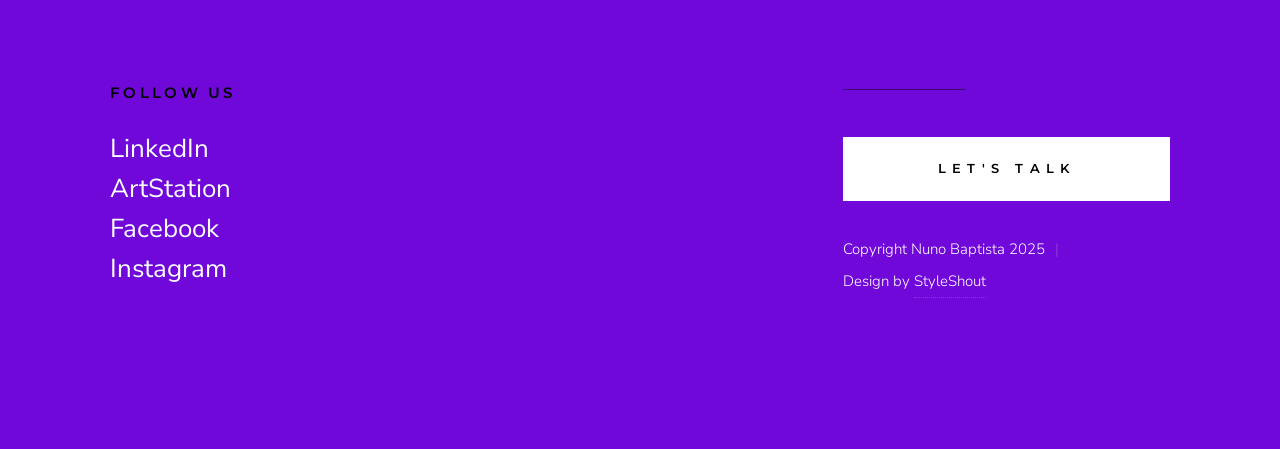
<file: Design.html>
<!DOCTYPE html>
<html class="no-js" lang="en">
<head>

    <!--- basic page needs
    ================================================== -->
    <meta charset="utf-8">
    <title>Design</title>
    <meta name="description" content="Website to showcase Nuno's Art portfolio">
    <meta name="author" content="Nuno Baptista">

    <!-- mobile specific metas
    ================================================== -->
    <meta name="viewport" content="width=device-width, initial-scale=1">

    <!-- CSS
    ================================================== -->
    <link rel="stylesheet" href="css/styles.css">
    <link rel="stylesheet" href="css/vendor.css">

    <!-- script
    ================================================== -->
    <script src="js/modernizr.js"></script>
    <script defer src="js/fontawesome/all.min.js"></script>

    <!-- favicons
    ================================================== -->
<!--    <link rel="apple-touch-icon" sizes="180x180" href="apple-touch-icon.png">-->
    <link rel="apple-touch-icon" sizes="180x180" href="NunoLogo.svg">
    <link rel="icon" type="image/png" sizes="32x32" href="favicon-32x32.png">
    <link rel="icon" type="image/png" sizes="16x16" href="favicon-16x16.png">
    <link rel="manifest" href="site.webmanifest">
    <link rel="icon" type="image/x-icon" href="favicon.ico">

</head>


<body id="top">


    <!-- preloader
    ================================================== -->
    <div id="preloader">
        <div id="loader" class="dots-fade">
            <div></div>
            <div></div>
            <div></div>
        </div>
    </div>


    <!-- header
    ================================================== -->
    <header class="s-header">

        <div class="s-header__logo">
            <a href="index.html">
                <img src="images/logo2.svg" alt="Homepage">
                <!-- <p>Nuno Baptista</p>-->
            </a>
        </div>

        <div class="s-header__content">
    
            <nav class="s-header__nav-wrap">
                <ul class="s-header__nav">
                    <li><a href="index.html" title="MainPage">Home</a></li>
<!--                    <li><a class="smoothscroll" href="#about" title="About">About</a></li>-->
<!--                    <li><a class="smoothscroll" href="#services" title="Services">Services</a></li>-->
                    <li><a class="smoothscroll" href="#intro" title="Works">Intro</a></li>
                    <li><a class="smoothscroll" href="#visual-identity" title="Works">Visual Identity</a></li>
                    <li><a class="smoothscroll" href="#engine-ui" title="Works">Engine Ui</a></li>
                    <li><a class="smoothscroll" href="#brand-collateral" title="Works">Brand Collateral</a></li>
<!--                    <li><a class="smoothscroll" href="#gallery" title="Works">Gallery</a></li>-->

                </ul>
            </nav> <!-- end s-header__nav-wrap -->

            <a href="mailto:nunobaptista57@gmail.com" target="_blank"  class="btn btn--primary btn--small">
                <svg xmlns="http://www.w3.org/2000/svg" width="24" height="24" viewBox="0 0 24 24"><path d="M24 0l-6 22-8.129-7.239 7.802-8.234-10.458 7.227-7.215-1.754 24-12zm-15 16.668v7.332l3.258-4.431-3.258-2.901z"/></svg>
                Get In Touch
            </a>

        </div> <!-- end header-content -->

        <a class="s-header__menu-toggle" href="#0"><span>Menu</span></a>

    </header> <!-- end s-header -->


    <!-- hero
    ================================================== -->
    <section id="hero" class="s-hero target-section">

        <div class="s-hero__bg" style="background-image: url(../images/cubosBrand/Figma.png)">
            <div class="gradient-overlay"></div>
        </div>

        <div class="row s-hero__content">
            <div class="column">

<!--                <h1>Exploring the Digital Horizon </h1>-->
                <h1 >Design
                </h1>
                <div class="s-hero__content-about">

                    <p style="padding-top: 20px">
                    Design  of Logos, visual identity and UI<br>
                    for games and beyond 
                    </p>
    
<!--                    <footer>
                        <div class="s-hero__content-social">
                            <a href="#0"><i class="fab fa-facebook-f" aria-hidden="true"></i></a>
                            <a href="#0"><i class="fab fa-twitter" aria-hidden="true"></i></a>
                            <a href="#0"><i class="fab fa-instagram" aria-hidden="true"></i></a>
                            <a href="#0"><i class="fab fa-dribbble" aria-hidden="true"></i></a>
                        </div>
                    </footer>-->
                </div>

            </div>
        </div>

<!--        <div class="s-hero__video">
            <a class="s-hero__video-link" href="https://youtu.be/AGkKO2ydkq0" data-lity="">
                <svg xmlns="http://www.w3.org/2000/svg" width="24" height="24" viewBox="0 0 24 24"><path d="M21 12l-18 12v-24z"/></svg>
                <span class="s-hero__video-text">Play Video</span>
            </a>
        </div>-->

        <div class="s-hero__scroll">
            <a href="#intro" class="s-hero__scroll-link smoothscroll">
                Scroll Down
            </a>
        </div>

    </section> <!-- end s-hero -->

    
    <!-- about
    ================================================== -->
    <section id="intro" class="s-about">

        <div class="horizontal-line"></div>

        <div class="row">
            <div class="column large-12">

                <div class="section-title" data-num="00" data-aos="fade-up">
                    <h3 class="h6">Intro</h3>
                </div>

            </div>
            
            <div class="row">
            </div> <!-- end row -->
            
            <div class="column large-10 ">

                <!--                    <h1>Style Guide.</h1>-->

                <p class="lead" data-aos="fade-up">Design is an important field to elevate the development of games, apps and products.
                    I aim to showcase my expertise in this area with following projects.

                </p>

                <div class="spacer"></div>
                <h1 class="display-1" data-aos="fade-up">
                    Design
                </h1>
                <!--                    <hr class="fancy">-->
            </div>


        </div>

        
        <div class="row">
            
            <div class="column large-6 w-900-stack s-about__intro-text">


                <p class="lead" data-aos="fade-up" style="text-align: justify;">
                    Is common to say something like "the union of form and function" or use terms like Visual Communication, Composition and Layout.
                    Design has many competing doctrines, but can not be framed as a Science. The soo called norms work more like guidelines than rules.
                    I have expanded my skills toward Design, as it is a field close to visual creation and media art. 
                    I've done an Udemy Course about logo design and attended several classes at my college about the topic, complemented by a lot of self learning.
                    This is an area I am still learning and I hope you find interesting what I have achieved soo far.
                    
                    
                </p>
            </div>
            
            <div class="column large-6 w-900-stack s-about__photo-block" data-aos="fade-up">
<!--                <div class="s-about__photo" data-aos="fade-up"></div>-->
                <figure>
                    <img src="images/cubosBrand/brand_guidelines_1.png"
                         srcset="images/cubosBrand/brand_guidelines_1.png 1000w, 
                    images/cubosBrand/brand_guidelines_1.png 500w"
                         sizes="(max-width: 1000px) 100vw, 1000px" alt="">
                    <figcaption>
                        Cubos Brand Guidelines, page about the correct spacing of the logo.
                    </figcaption>
                </figure>
            </div>


            </div> <!-- end row -->

            <div class="row">

                <div class="large-4 mob-12 column" data-aos="fade-up">
                    <a class="smoothscroll" href="#visual-identity" title="Works">
                        <h4 class="h-add-bottom" style="text-align: center">Visual Identity</h4>
    
                        <figure style="text-align: center">
                            <img src="images/cubosBrand/CubosIcon.png" data-aos="fade-up"
                                 style="  max-width: 200px;"
                                 srcset="images/cubosBrand/CubosIcon.png 1x, images/cubosBrand/CubosIcon.png 2x"
                                 sizes="(max-width: 1000px) 100vw, 1000px" alt="Cubos Logo"
                            >
    
                            <figcaption>
                                Cubos Game Engine visual identity.
                            </figcaption>
                        </figure>
                    </a>
                </div>

                <div class="large-4 mob-12 column" data-aos="fade-up">
                    <a class="smoothscroll" href="#engine-ui" title="Works">
                        <h4 class="h-add-bottom" style="text-align: center">Engine UI</h4>
        
                        <figure>
                            <img src="images/cubosBrand/EnginePage.png" data-aos="fade-up"
                                 srcset="images/cubosBrand/EnginePage.png 1x, images/cubosBrand/EnginePage.png 2x"
                                 sizes="(max-width: 1000px) 100vw, 1000px" alt=""
                            >
                            <figcaption>
                                User interface of the Cubos Game Engine.
                            </figcaption>
                        </figure>
                    </a>
                </div>

                <div class="large-4 mob-12 column" data-aos="fade-up">
                    <a class="smoothscroll" href="#brand-collateral" title="Works">
                        <h4 class="h-add-bottom" style="text-align: center">Brand Collateral</h4>
    
                        <figure style="text-align: center">
                            <img src="images/cubosBrand/Cubos_Insta_post@4x.png" data-aos="fade-up"
                                 style="  max-width: 200px;"
                                 srcset="images/cubosBrand/Cubos_Insta_post@4x.png 1x, images/cubosBrand/Cubos_Insta_post@4x.png 2x"
                                 sizes="(max-width: 1000px) 100vw, 1000px" alt="Instagram Post"
                            >
    
                            <figcaption>
                                Posters and posts for recruitment and exposure
                            </figcaption>
                        </figure>
                    </a>
                </div>
            </div> <!-- end row -->
        </div>
    </section> <!-- end s-intro -->
    <!-- services
    ================================================== -->

    <!--cubos section-->
    <section id="visual-identity" class="s-services">
        <div class="row s-porfolio__top">
            <div class="column large-6 w-900-stack">
                <div class="section-title" data-num="01" data-aos="fade-up">
                    <h3 class="h6">A New Visual Identity</h3>
                </div>
            </div>
            <div class="column large-6 w-900-stack">
                <h1 class="display-1" data-aos="fade-up">

                </h1>
                <img src="images/cubosBrand/prototype_logo_4_horizontal.png" data-aos="fade-up"
                     srcset="images/cubosBrand/prototype_logo_4_horizontal.png 1x, images/cubosBrand/prototype_logo_4_horizontal.png 2x"
                     sizes="(max-width: 1000px) 100vw, 1000px" alt="Game Cities"
                >
            </div>
        </div> <!-- end top-->
        <div class="row" data-aos="fade-up">
            <div class="column large-12 intro" style="text-align: justify">
                <h2>What is Cubos?</h2>
                <p>
                    <a href="https://cubosengine.org/" target="_blank"> Cubos</a> is a game engine being developed internally at <a href="https://gamedev.tecnico.ulisboa.pt/game_project/cubos/" target="_blank"> GameDev Técnico</a>. 
                    Its main focus is to allow for performant voxel rendering 
                    while maintaining the features we are used to with mainstream game engines. 
                    Other planned features include vast render distances and the destructability 
                    of objects by taking advantage of the voxel system.
                </p>
                <h3>What was done?</h3>
                <p>
                    Cubos had grown out of its cocoon and needed new wings to fly out of its embryonic phase.
                    The new visual identity aimed at providing a more cohesive and professional look to an increasingly defined and completed game engine.
                    A new logo was designed, alongside a set of visual rules and principals that form Cubos new identity.
                </p>
                <h2>Process</h2>
                <p>
                    The process started with the logo.
                    The team wished to keep the 3D aspect of the former logo, but with a more slick and modern twist.
                    Furthermore, as the project was aimed at a software (a game engine), an icon was necessary for the application, the branding the launch screen, etc.
                    A stylized word-mark, like the previous version, was insufficient. So we set to design the icon.
                    At first, the design followed a more intellectual and less literal approach, adapting an isometric view with 3 sides to establish a deconstructed view of a Cube.
                    The concept of this design was to incorporate the movement and change in the symbol, while representing the assembly purpose of a game engine.
                    In this case, the assembly of a cube, with is faces at the moment they are sliding into place.
                </p>
            </div>
        </div>
        <div class="row" data-aos="fade-up">

            <div class="large-8 tab-7 mob-12 column" data-aos="fade-up">
                    <figure >
                        <a href="./images/cubosBrand/prototype_logo_1_horizontal.png">
                            <img src="./images/cubosBrand/prototype_logo_1_horizontal.png" alt="">
                        </a>
                        <figcaption>First design - horizontal layout</figcaption>
                    </figure>
            </div>
            <div class="large-4 tab-5 mob-12 column" data-aos="fade-up">
                    <figure >
                        <a href="./images/cubosBrand/prototype_logo_1_vertical.png">
                            <img src="./images/cubosBrand/prototype_logo_1_vertical.png" alt="">
                        </a>
                        <figcaption>First design - vertical layout</figcaption>
                    </figure>
            </div>
        </div>
        <div class="row" data-aos="fade-up" style="text-align: justify">
            <p>The team received this design with mixed feelings.
                The logo had little of the 3D aspect that made their previous logo and that also constitutes the main selling point of the engine - voxel base game engine.
                Therefore, we jumped to a second design, that retained the original while representing a shape made of literal isometric cubes.
                The final shape was a 3-armed spiral, inspired by the Celtic symbol the Trisquel, without copying the Trisquel GNU/Linux software.</p>
        </div>
        
        <div class="row" data-aos="fade-up">

            <div class="large-8 tab-7 mob-12 column" data-aos="fade-up">
                <figure >
                    <a href="./images/cubosBrand/prototype_logo_2_horizontal.png">
                        <img src="./images/cubosBrand/prototype_logo_2_horizontal.png" alt="">
                    </a>
                    <figcaption>Second design - horizontal layout</figcaption>
                </figure>
            </div>
            <div class="large-4 tab-5 mob-12 column" data-aos="fade-up">
                <figure >
                    <a href="./images/cubosBrand/prototype_logo_2_vertical.png">
                        <img src="./images/cubosBrand/prototype_logo_2_vertical.png" alt="">
                    </a>
                    <figcaption>Second design - vertical layout</figcaption>
                </figure>
            </div>
        </div>
        
        <div class="row" data-aos="fade-up" style="text-align: justify">            
            <p>Unfortunately, to some members of the team, the new icon reminded them of some unpleasant symbol.
                Consequently, we're back to square one. A brainstorming session ensued.
                Various shapes were tested and debated, but the icons kept getting too complex and unrecognizable.</p>
            <div class="m-imagegrid m-container-inflate">
                <div>
                    <figure>
                        <a href="./images/cubosBrand/prototype_logo_3.png">
                            <img src="./images/cubosBrand/prototype_logo_3.png" alt="">
                        </a>
                        <figcaption>Logo brainstorming</figcaption>
                    </figure>
                </div>
            </div>
        </div>

        <div class="row" data-aos="fade-up"  style="text-align: justify">
            <h3>Conclusion</h3>
            <p>Eventually, we arrived at an icon that was composed of cubes, that did not bring any bad connotations and that was relatively simple and memorable.
                As it can be seen in the experiment above, the spiral/movement idea was forsaken in favor of a greater emphasis in the assembly aspect.
                Three cubes merged to form something more complex, suggesting ideas of union and strength.</p>
        </div>
        <div class="row" data-aos="fade-up">

            <div class="large-8 tab-7 mob-12 column" data-aos="fade-up">
                <figure >
                    <a href="./images/cubosBrand/prototype_logo_4_horizontal.png">
                        <img src="./images/cubosBrand/prototype_logo_4_horizontal.png" alt="">
                    </a>
                    <figcaption>Final design - horizontal layout</figcaption>
                </figure>
            </div>
            <div class="large-4 tab-5 mob-12 column" data-aos="fade-up">
                <figure >
                    <a href="./images/cubosBrand/prototype_logo_4_vertical.png">
                        <img src="./images/cubosBrand/prototype_logo_4_vertical.png" alt="">
                    </a>
                    <figcaption>Final design - vertical layout</figcaption>
                </figure>
            </div>
        </div>
        
        <div class="row" data-aos="fade-up" style="text-align: justify">
            <p>Parallel to the icon design process was the font selection.
                The goals we set at the start were that the font had to transmit a feel of modernity and a certain degree of formality, since those were the goals of this redesign, while conveying the slickness and dynamism of an innovative product.
                Other concerns that were considered were the versatility and rights of the chosen font.
                To address this last point, we opted for Google fonts library, a largely integrated and open-source collection of great fonts, that complements the open-source aspect of the project.
                The fonts selected were Russo One for the logo mark and displays/headers, and Roboto font family for text body.
                Russo One conveys energy and strength while maintaining a dynamic feel to it, while Roboto is a well-established in the space of tech and innovation.
            </p>
            <p>About the logo's colors, it can be observed that these remained virtually unchanged thought out the design process.
                The contrast of neutral colors with a cyan blue, that aim to represent knowledge and innovation, was well received.
                Additional colors were added to the pallet for software and marketing purposes.
                Speaking of which, a <a href="/images/cubosBrand/brand.pdf" target="_blank">Brand Guidelines Document</a> 
                was enacted to specify how the brand and marketing material should be designed and to which principles it should adhere.
            </p>
        </div>

        <div class="row" data-aos="fade-up">

            <div class="large-3 tab-6 mob-12 column">
                <figure>
                    <a href="./images/cubosBrand/brand_guidelines_1.png">
                        <img src="./images/cubosBrand/brand_guidelines_1.png" alt="">
                    </a>
                </figure>
                
            </div>
            
            <div class="large-3 tab-6 mob-12 column">
                <figure >
                    <a href="./images/cubosBrand/brand_guidelines_2.png">
                        <img src="./images/cubosBrand/brand_guidelines_2.png" alt="">
                    </a>
                </figure>
            </div>
            
            <div class="large-3 tab-6 mob-12 column">
                <figure >
                    <a href="./images/cubosBrand/brand_guidelines_3.png">
                        <img src="./images/cubosBrand/brand_guidelines_3.png" alt="">
                    </a>
                </figure>
            </div>
            
            <div class="large-3 tab-6 mob-12 column">
                <figure >
                    <a href="./images/cubosBrand/brand_guidelines_4.png">
                        <img src="./images/cubosBrand/brand_guidelines_4.png" alt="">

                    </a>
                </figure>
            </div>
        </div>
    </section>




    <section id="engine-ui" class="s-services">

        <div class="row s-porfolio__top">
            <div class="column large-6 w-900-stack">
                <div class="section-title" data-num="02" data-aos="fade-up">
                    <h3 class="h6">Engine UI</h3>
                </div>
            </div>
<!--            <div class="column large-6 w-900-stack">
                <h1 class="display-1" data-aos="fade-up">
                    
                </h1>
                <img src="images/NunoPortfolio/PaperPark.png" data-aos="fade-up"
                     srcset="images/NunoPortfolio/PaperPark.png 1x, images/NunoPortfolio/PaperPark@2x.png 2x"
                     sizes="(max-width: 1000px) 100vw, 1000px" alt="Game Cities"
                >
            </div>-->
        </div> <!-- end top-->




        <div class="row" style="  aspect-ratio: 16 / 10; padding-bottom: 10vh" data-aos="fade-up" >
            <iframe
                    style="border: none;"
                    width="100%"
                    height="500vh"
                    src="https://www.figma.com/proto/xOIXbvyPWKUa8DByCkmVBA/Cubos_sim?node-id=1-355&t=7Q4YlV1QFQkg258f-1&scaling=scale-down&content-scaling=fixed&page-id=0%3A1&starting-point-node-id=1%3A355&embed_host=share"
                    allowfullscreen>
            </iframe>

        </div>
        <div class="row" >



            <div class="column large-6 w-900-stack" style="  aspect-ratio: 16 / 10; padding-top: 2vh" data-aos="fade-up">
                <!--image here-->
                <img src="images/cubosBrand/Figma.png" data-aos="fade-up"
                     srcset="images/cubosBrand/Figma.png 1x, images/cubosBrand/Figma.png 2x"
                     sizes="(max-width: 1000px) 100vw, 1000px" alt="Game Cities"
                >
            </div>
            <div class="column large-6 w-900-stack" data-aos="fade-up">
                <p class="lead" data-aos="fade-up" style="text-align: justify;">
                    This Figma prototype explored the user interface for a new voxel-based game engine, 
                    focusing on simplicity and clarity without reinventing the wheel. 
                    While it drew inspiration from familiar patterns used in other engines, 
                    it avoided directly copying them, instead prioritizing a streamlined and intuitive experience 
                    tailored to voxel game development. The goal was to create an interface that feels natural to use, 
                    helping developers focus on building worlds rather than wrestling with complex tools.
                  </p>
            </div>
        </div>

        <div class="row s-portfolio__list block-large-1-2 block-tab-full collapse">

            <div class="column" data-aos="fade-up">
                <div class="folio-item">
                    <div class="folio-item__thumb">
                        <a class="folio-item__thumb-link" href="images/cubosBrand/EnginePage.png" title="Scene View" data-size="1600x900">
                            <img src="images/cubosBrand/EnginePage.png"
                                 srcset="images/cubosBrand/EnginePage.png 1x, images/cubosBrand/EnginePage.png 2x" alt="">
                        </a>
                    </div>
                    <div class="folio-item__info">
                        <div class="folio-item__cat">Cubos Engine</div>
                        <h4 class="folio-item__title">Scene View</h4>
                    </div>
                    <!--                    <a href="https://nunobaptista57.itch.io/cidades-jogo" target="_blank" title="Project Link" class="folio-item__project-link">Project Link</a>-->
                    <div class="folio-item__caption">
                        <p>When the scene view is selected you can place and remove objects</p>
                    </div>
                </div>
            </div> <!-- end column -->

            <div class="column" data-aos="fade-up">
                <div class="folio-item">
                    <div class="folio-item__thumb">
                        <a class="folio-item__thumb-link" href="images/cubosBrand/EnginePage3.png" title="Game View" data-size="1600x900">
                            <img src="images/cubosBrand/EnginePage3.png"
                                 srcset="images/cubosBrand/EnginePage3.png 1x, images/cubosBrand/EnginePage3.png 2x" alt="">
                        </a>
                    </div>
                    <div class="folio-item__info">
                        <div class="folio-item__cat">Cubos Engine</div>
                        <h4 class="folio-item__title">Game View</h4>
                    </div>
                    <!--                    <a href="https://www.behance.net/" target="_blank" title="Project Link" class="folio-item__project-link">Project Link</a>-->
                    <div class="folio-item__caption">
                        <p>When the game view is selected, you can preview what the main camera is catching. Also when you press play it defaults to this view.</p>
                    </div>
                </div>
            </div> <!-- end column -->

            <div class="column" data-aos="fade-up">
                <div class="folio-item">
                    <div class="folio-item__thumb">
                        <a class="folio-item__thumb-link" href="images/cubosBrand/EnginePage4.png" title="Sandbox View" data-size="1600x900">
                            <img src="images/cubosBrand/EnginePage4.png"
                                 srcset="images/cubosBrand/EnginePage4.png 1x, images/cubosBrand/EnginePage4.png 2x" alt="">
                        </a>
                    </div>
                    <div class="folio-item__info">
                        <div class="folio-item__cat">Cubos Engine</div>
                        <h4 class="folio-item__title">Sandbox View</h4>
                    </div>
                    <!--                    <a href="https://www.behance.net/" target="_blank" title="Project Link" class="folio-item__project-link">Project Link</a>-->
                    <div class="folio-item__caption">
                        <p>When the sandbox view is selected, you can edit voxels, like in a modeling app or like in Minecraft.</p>
                    </div>
                </div>
            </div> <!-- end column -->

            <div class="column" data-aos="fade-up">
                <div class="folio-item">
                    <div class="folio-item__thumb">
                        <a class="folio-item__thumb-link" href="images/cubosBrand/EnginePage1.png" title="Color Modes" data-size="1600x900">
                            <img src="images/cubosBrand/EnginePage1.png"
                                 srcset="images/cubosBrand/EnginePage1.png 1x, images/cubosBrand/EnginePage1.png 2x" alt="">
                        </a>
                    </div>
                    <div class="folio-item__info">
                        <div class="folio-item__cat">Cubos Engine</div>
                        <h4 class="folio-item__title">Color Modes</h4>
                    </div>
                    <!--                    <a href="https://www.behance.net/" target="_blank" title="Project Link" class="folio-item__project-link">Project Link</a>-->
                    <div class="folio-item__caption">
                        <p>The design also accounts for light and dark modes, and a grey mode to restrict blue light</p>
                    </div>
                </div>
            </div> <!-- end column -->

        </div> <!-- folio-list -->
        
        <div class="spacer"></div>

        <div class="column large-12 intro" >

            <p data-aos="fade-up" style="text-align: center">
                You can find more about <b>Cubos Engine UI</b> at its <a href="https://cubosengine.org/" target="_blank">cubosengine.org</a>.
            </p>

        </div>

        <hr class="fancy">
        
    </section> <!-- end Paper Park -->
    
    
    
    
    

    <section id="brand-collateral" class="s-services">

        <div class="row s-porfolio__top">
            <div class="column large-6 w-900-stack">
                <div class="section-title" data-num="03" data-aos="fade-up">
                    <h3 class="h6">Brand Collateral</h3>
                </div>
            </div>
            <div class="column large-6 w-900-stack">
                <h1 class="display-1" data-aos="fade-up">
                    
                </h1>

            </div>
        </div> <!-- end top-->

        <div class="row" >
            <div class="column large-6 w-900-stack" data-aos="fade-up">
                <!--image here-->
                <img src="images/cubosBrand/Cubos_Poster_w_GDT.svg" data-aos="fade-up"
                     srcset="images/cubosBrand/Cubos_Poster_w_GDT.svg 1x, images/cubosBrand/Cubos_Poster_w_GDT.svg 2x"
                     sizes="(max-width: 1000px) 100vw, 1000px" alt="Cubos Poster"
                >
            </div>
            <div class="column large-6 w-900-stack" data-aos="fade-up">
                <p class="lead" data-aos="fade-up" style="text-align: justify;">
                    
                    The Brand Collateral was developed around the visual identity, but it used a more cathy color - orange,
                    to satisfy the advertisement proposes of the recruitment campaign. 
                    This campaign had the objective of gathering new developers for the engine, 
                    and since the target audience was mostly young adults, 
                    the tone was adjusted to make the material look more enticing and fun.
                    Careful care was taken for the compositing to succeed in dynamism and legibility, ideally guiding the viewer through the poster towards the QR code.
                  
                </p>
                <figure style="text-align: center">
                    <img src="images/cubosBrand/Cubos_Insta_post@4x.png" data-aos="fade-up"
                         style="  max-width: 300px;"
                         srcset="images/cubosBrand/Cubos_Insta_post@4x.png 1x, images/cubosBrand/Cubos_Insta_post@4x.png 2x"
                         sizes="(max-width: 1000px) 100vw, 1000px" alt="Instagram Post"
                    >

                    <figcaption>
                        Instagram posts for recruitment and exposure
                    </figcaption>
                </figure>
            </div>
        </div>


    </section> <!-- end s- Drathmor-->



    <!-- clients
    ================================================== -->
    <div id="clients" class="section s-clients">

        <div class="row narrower s-clients__top h-text-center">
            <div class="column">
                <h1 class="display-1" data-aos="fade-up">
                    <a class="btn btn--primary h-full-width" href="index.html" title="Home page">Return to main page</a>
                </h1>
            </div>
        </div> <!-- s-clients__top -->
        
<!--Home -->
    </div> <!-- end s-clients -->
    
    <!-- contact
    ================================================== -->
    <section class="s-contact">

        <div class="row narrower s-contact__top h-text-center">
            <div class="column">
                <h3 class="h6">Get In Touch</h3>
                <h1 class="display-1">
                Have an idea or an epic project in mind? Talk to
                us. Let us work together and make something great.
                Shoot us a message at
                </h1>
            </div>
        </div> <!-- s-footer__top -->

        <div class="row h-text-center">
            <div class="column">
                <p class="s-contact__email">
                    <a href="mailto:nunobaptista57@gmail.com" target="_blank">nunobaptista57@gmail.com</a>
                </p>
            </div>
        </div>

    </section>  <!-- end s-contact -->


    <!-- footer
    ================================================== -->
    <footer class="s-footer">
        <div class="row row-y-top">

            <div class="column large-8 medium-12">
                <div class="row">
<!--                    <div class="column large-7 tab-12 s-footer__block">
                        <h4 class="h6">Where to Find Us</h4>
        
                        <p>
                        1600 Amphitheatre Parkway <br>
                        Mountain View, California <br>
                        94043  US <br>
                        <a href="tel:197-543-2345">+197 543 2345</a>
                        </p>
                    </div>-->
        
                    <div class="column large-5 tab-12 s-footer__block">
                        <h4 class="h6">Follow Us</h4>
        
                        <ul class="s-footer__list">
                            <li><a href="https://www.linkedin.com/in/nunobaptista57/" target="_blank">LinkedIn</a></li>
                            <li><a href="#0">ArtStation</a></li>
                            <li><a href="#0">Facebook</a></li>
                            <li><a href="#0">Instagram</a></li>
<!--                            <li><a href="#0">Dribbble</a></li>-->
                        </ul>
                    </div>
                </div>
            </div>

            <div class="column large-4 medium-12 s-footer__block--end">
                <a href="mailto:nunobaptista57@gmail.com" target="_blank" class="btn h-full-width" >Let's Talk</a>
<!--                class="btn h-full-width" -->

                <div class="ss-copyright">
                    <span>Copyright Nuno Baptista 2025</span> 
                    <span>Design by <a href="https://www.styleshout.com/" target="_blank">StyleShout</a></span>
                </div>
            </div>

            <div class="ss-go-top">
                <a class="smoothscroll" title="Back to Top" href="#top">
                    top
                </a>
            </div> <!-- end ss-go-top -->

        </div>
    </footer>
    

    <!-- photoswipe background
    ================================================== -->
    <div aria-hidden="true" class="pswp" role="dialog" tabindex="-1">

        <div class="pswp__bg"></div>
        <div class="pswp__scroll-wrap">

            <div class="pswp__container">
                <div class="pswp__item"></div>
                <div class="pswp__item"></div>
                <div class="pswp__item"></div>
            </div>

            <div class="pswp__ui pswp__ui--hidden">
                <div class="pswp__top-bar">
                    <div class="pswp__counter"></div><button class="pswp__button pswp__button--close" title="Close (Esc)"></button> <button class="pswp__button pswp__button--share" title=
                    "Share"></button> <button class="pswp__button pswp__button--fs" title="Toggle fullscreen"></button> <button class="pswp__button pswp__button--zoom" title=
                    "Zoom in/out"></button>
                    <div class="pswp__preloader">
                        <div class="pswp__preloader__icn">
                            <div class="pswp__preloader__cut">
                                <div class="pswp__preloader__donut"></div>
                            </div>
                        </div>
                    </div>
                </div>
                <div class="pswp__share-modal pswp__share-modal--hidden pswp__single-tap">
                    <div class="pswp__share-tooltip"></div>
                </div><button class="pswp__button pswp__button--arrow--left" title="Previous (arrow left)"></button> <button class="pswp__button pswp__button--arrow--right" title=
                "Next (arrow right)"></button>
                <div class="pswp__caption">
                    <div class="pswp__caption__center"></div>
                </div>
            </div>

        </div>

    </div> <!-- end photoSwipe background -->


    <!-- Java Script
    ================================================== -->
    <script src="js/jquery-3.2.1.min.js"></script>
    <script src="js/plugins.js"></script>
    <script src="js/main.js"></script>

</body>

</html>
</file>
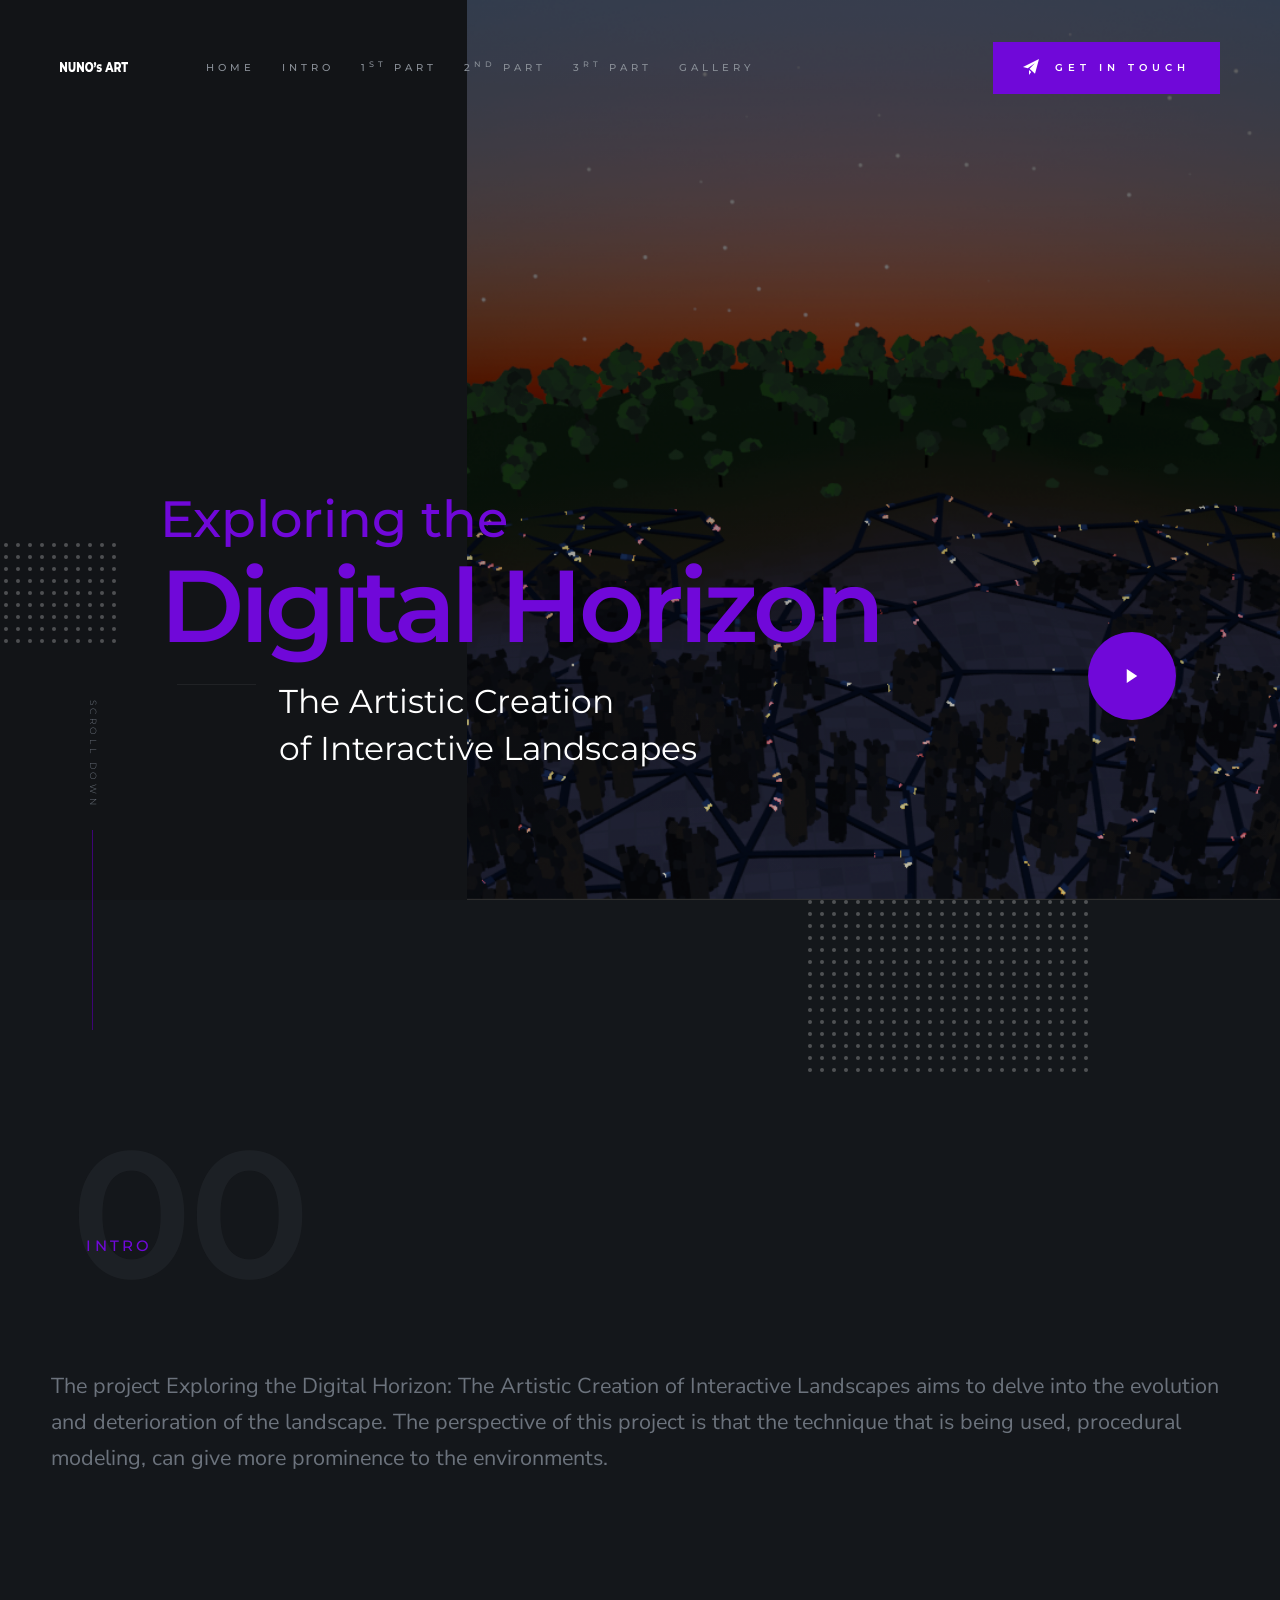
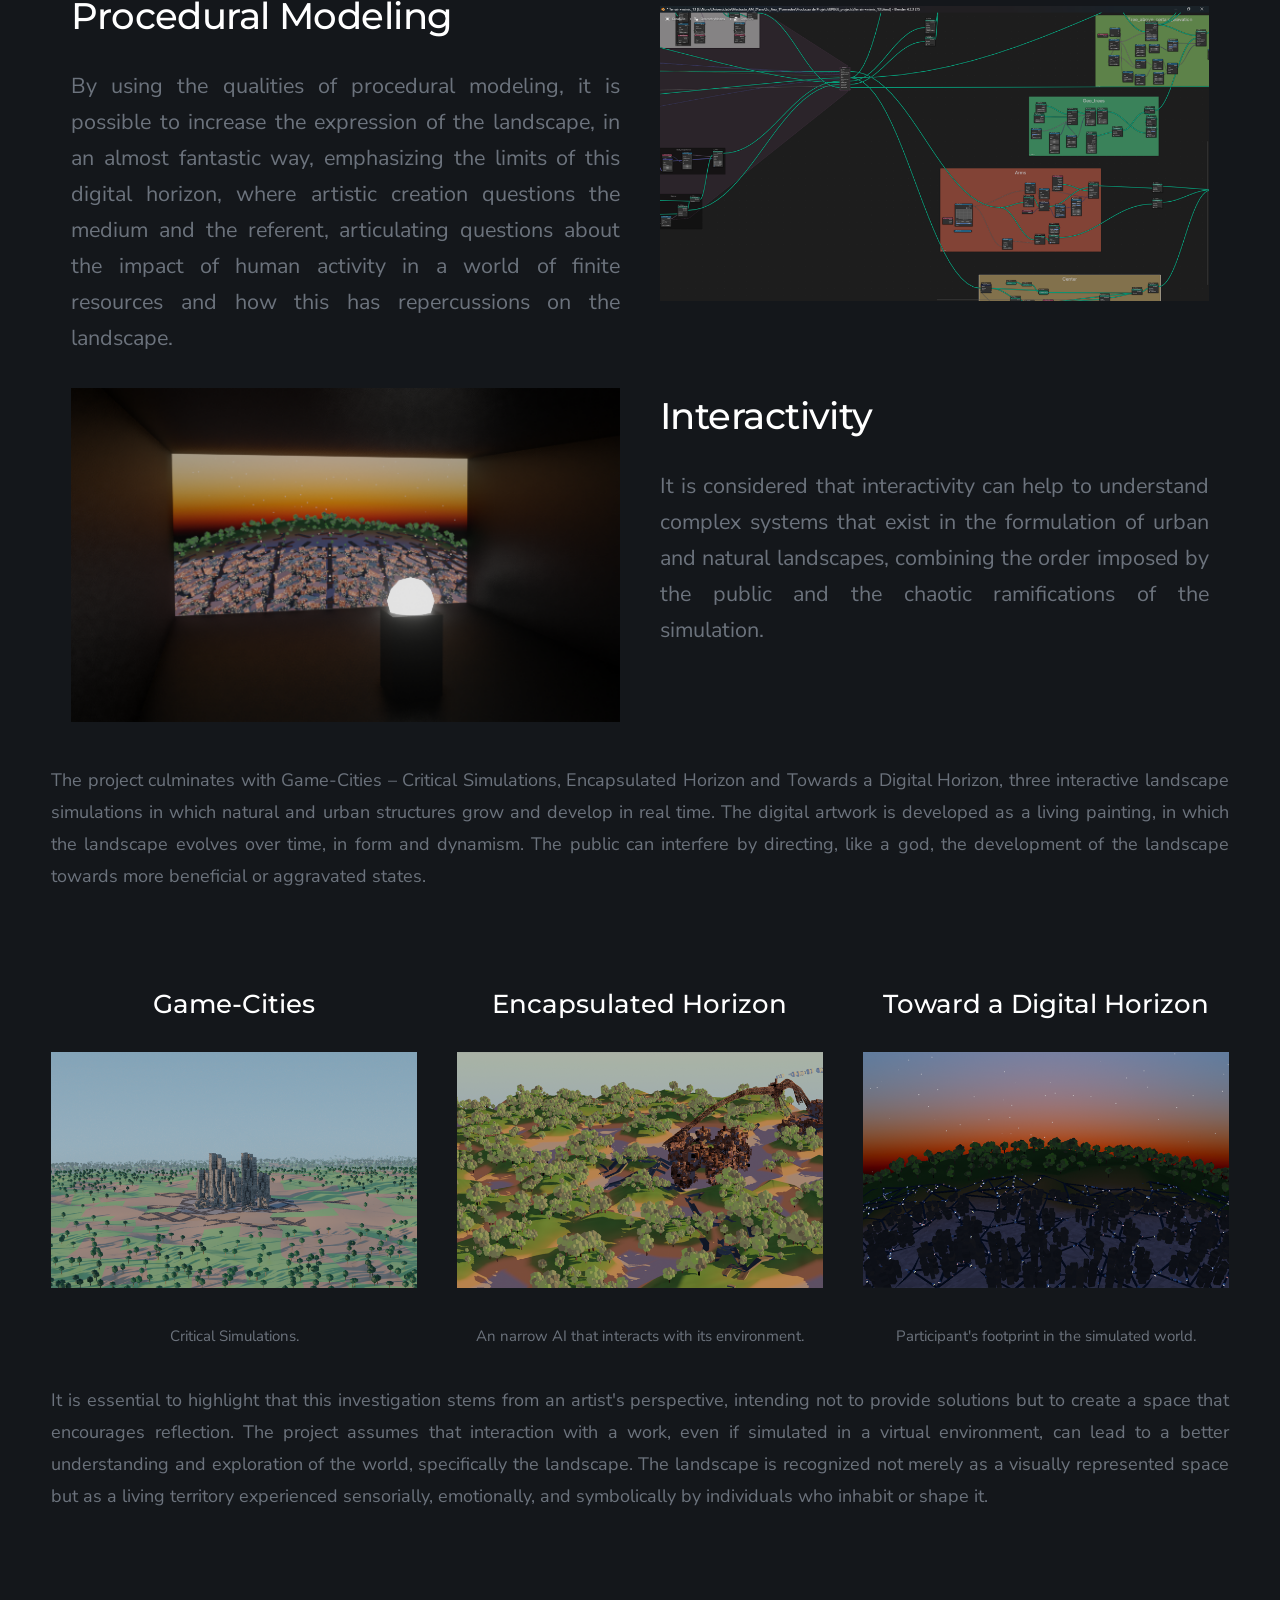
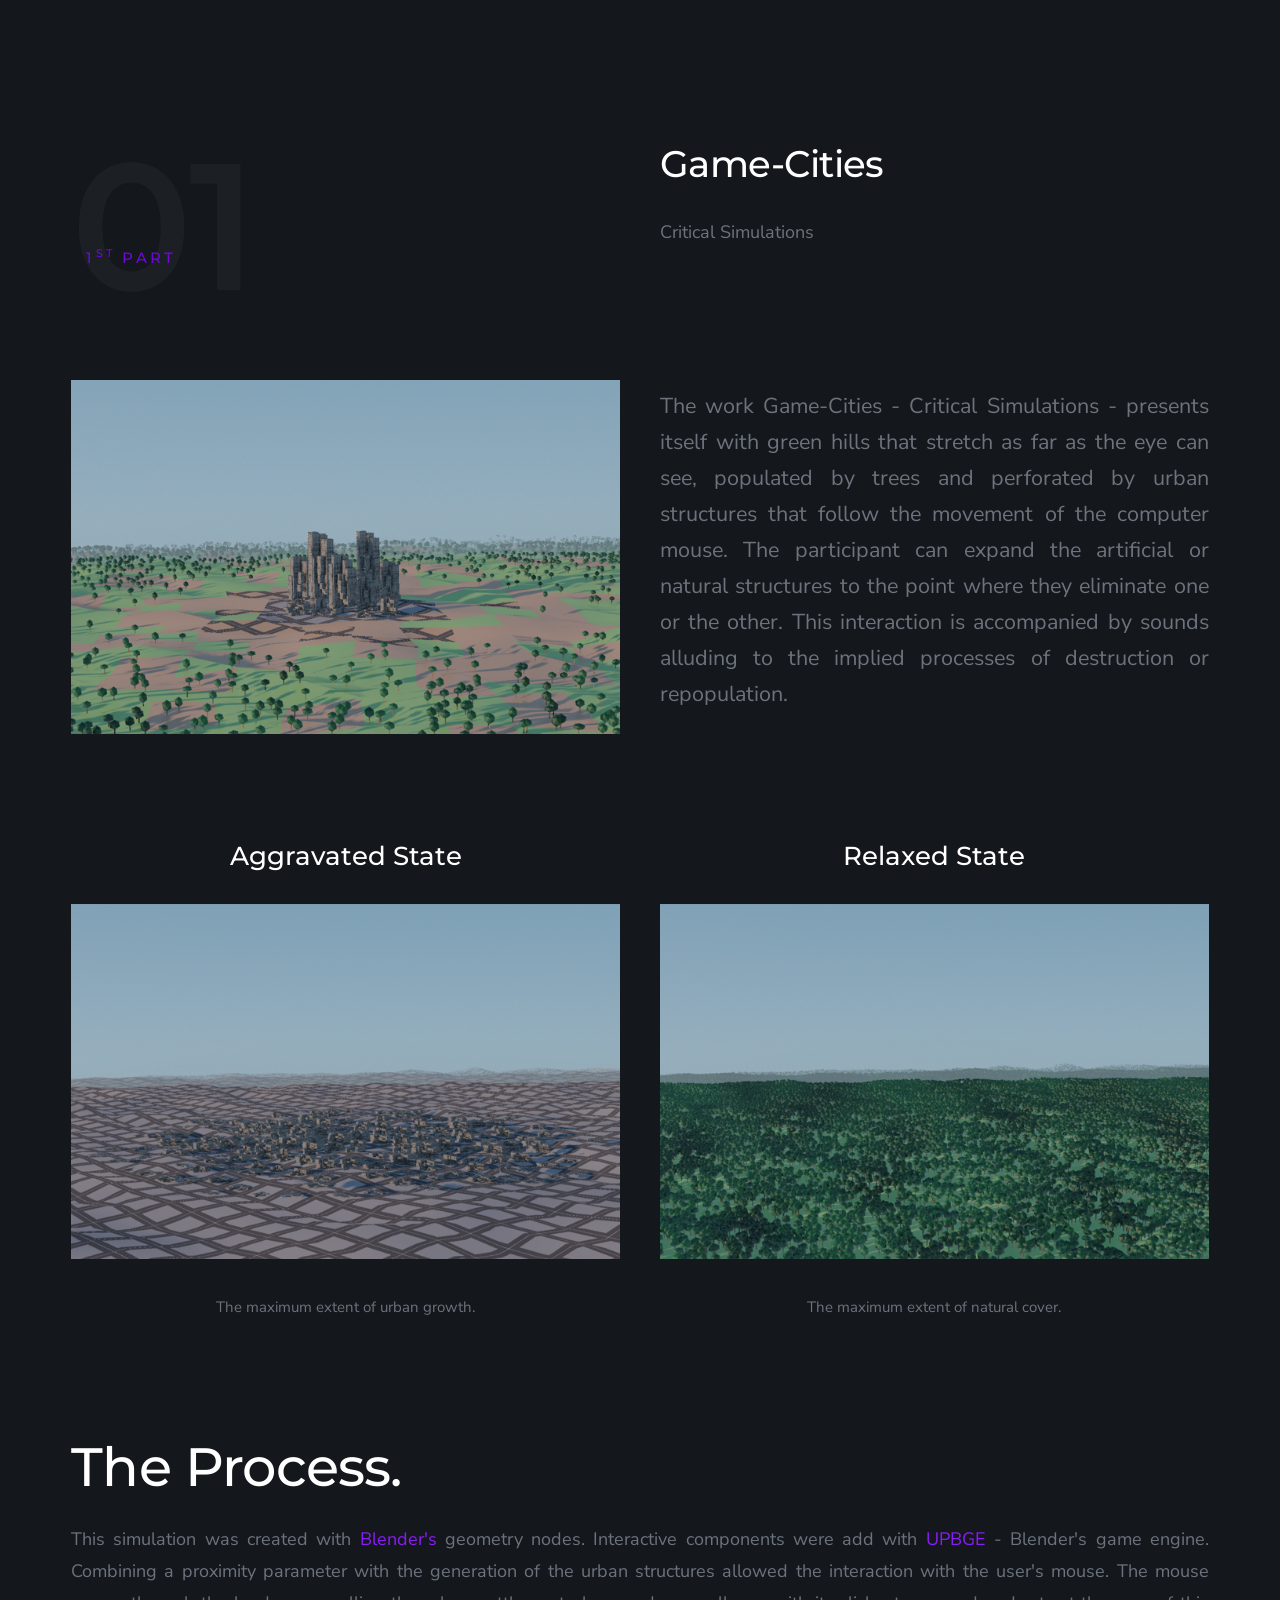
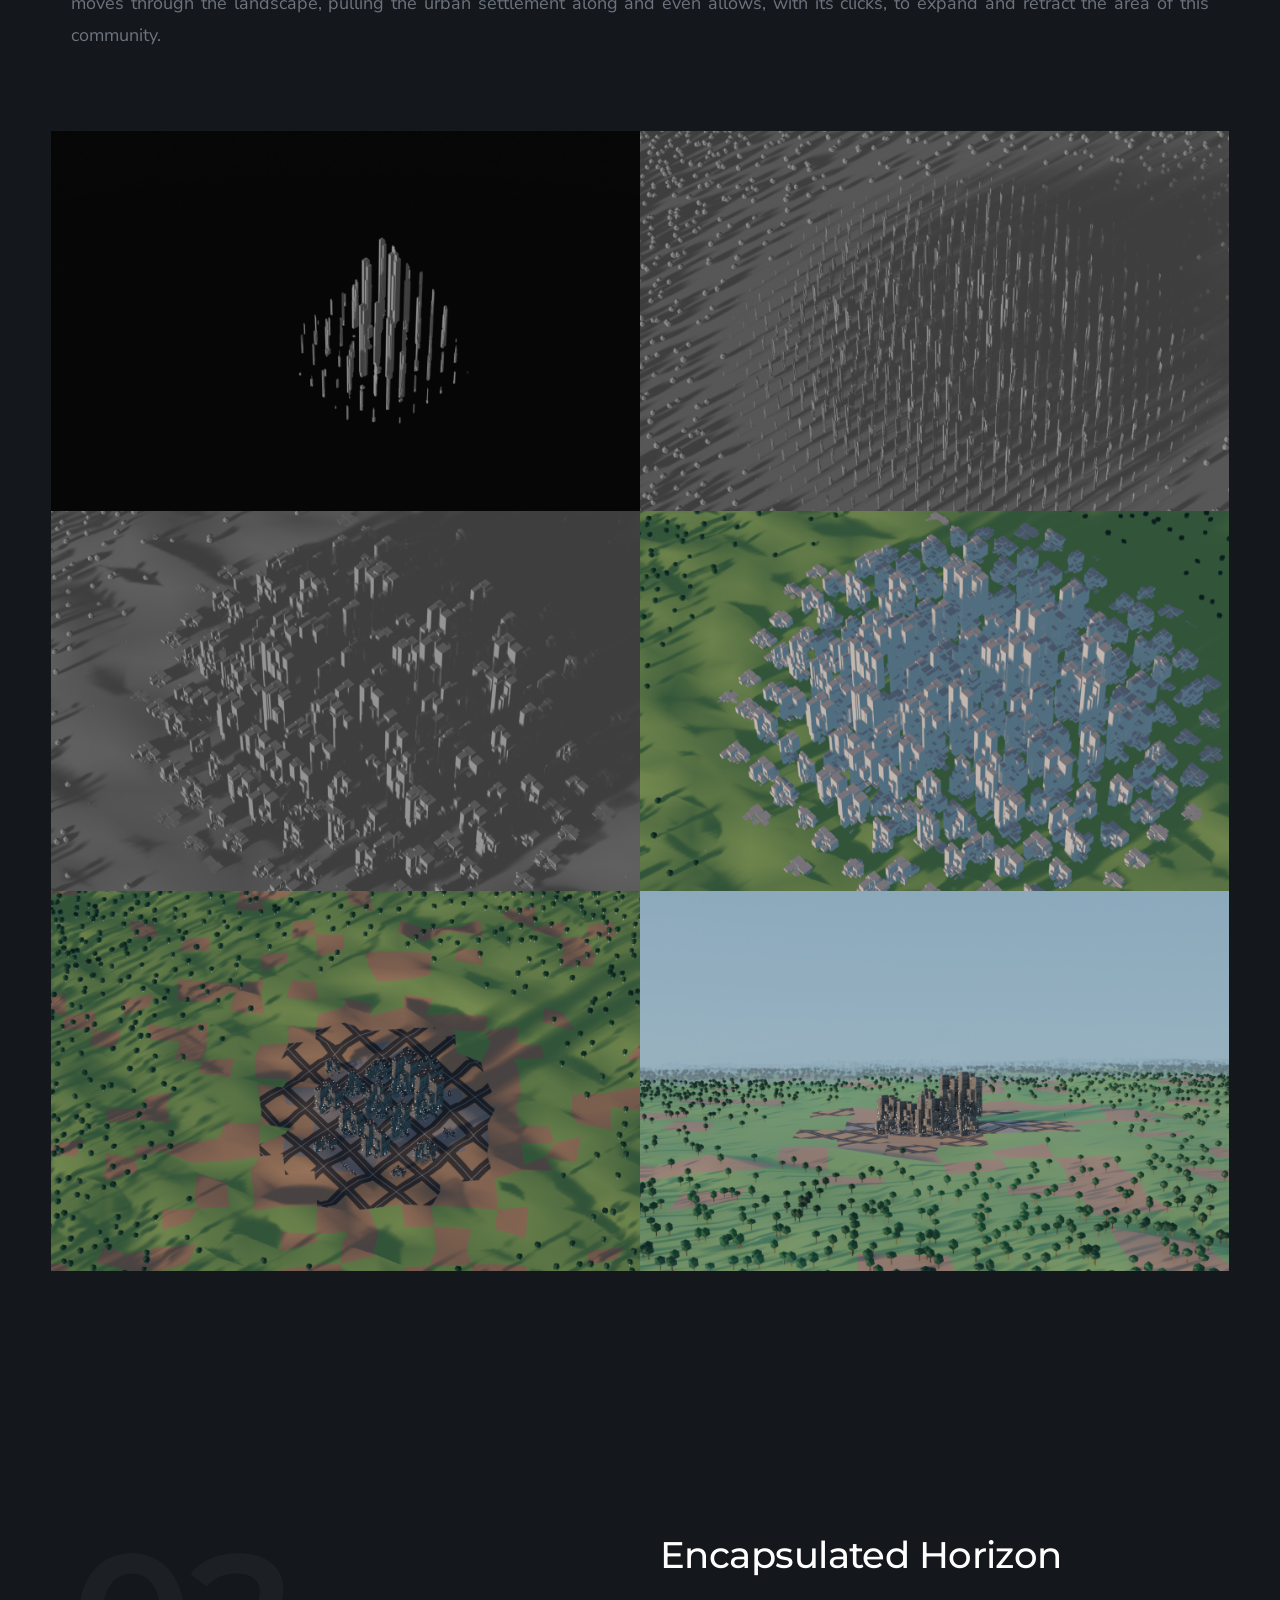
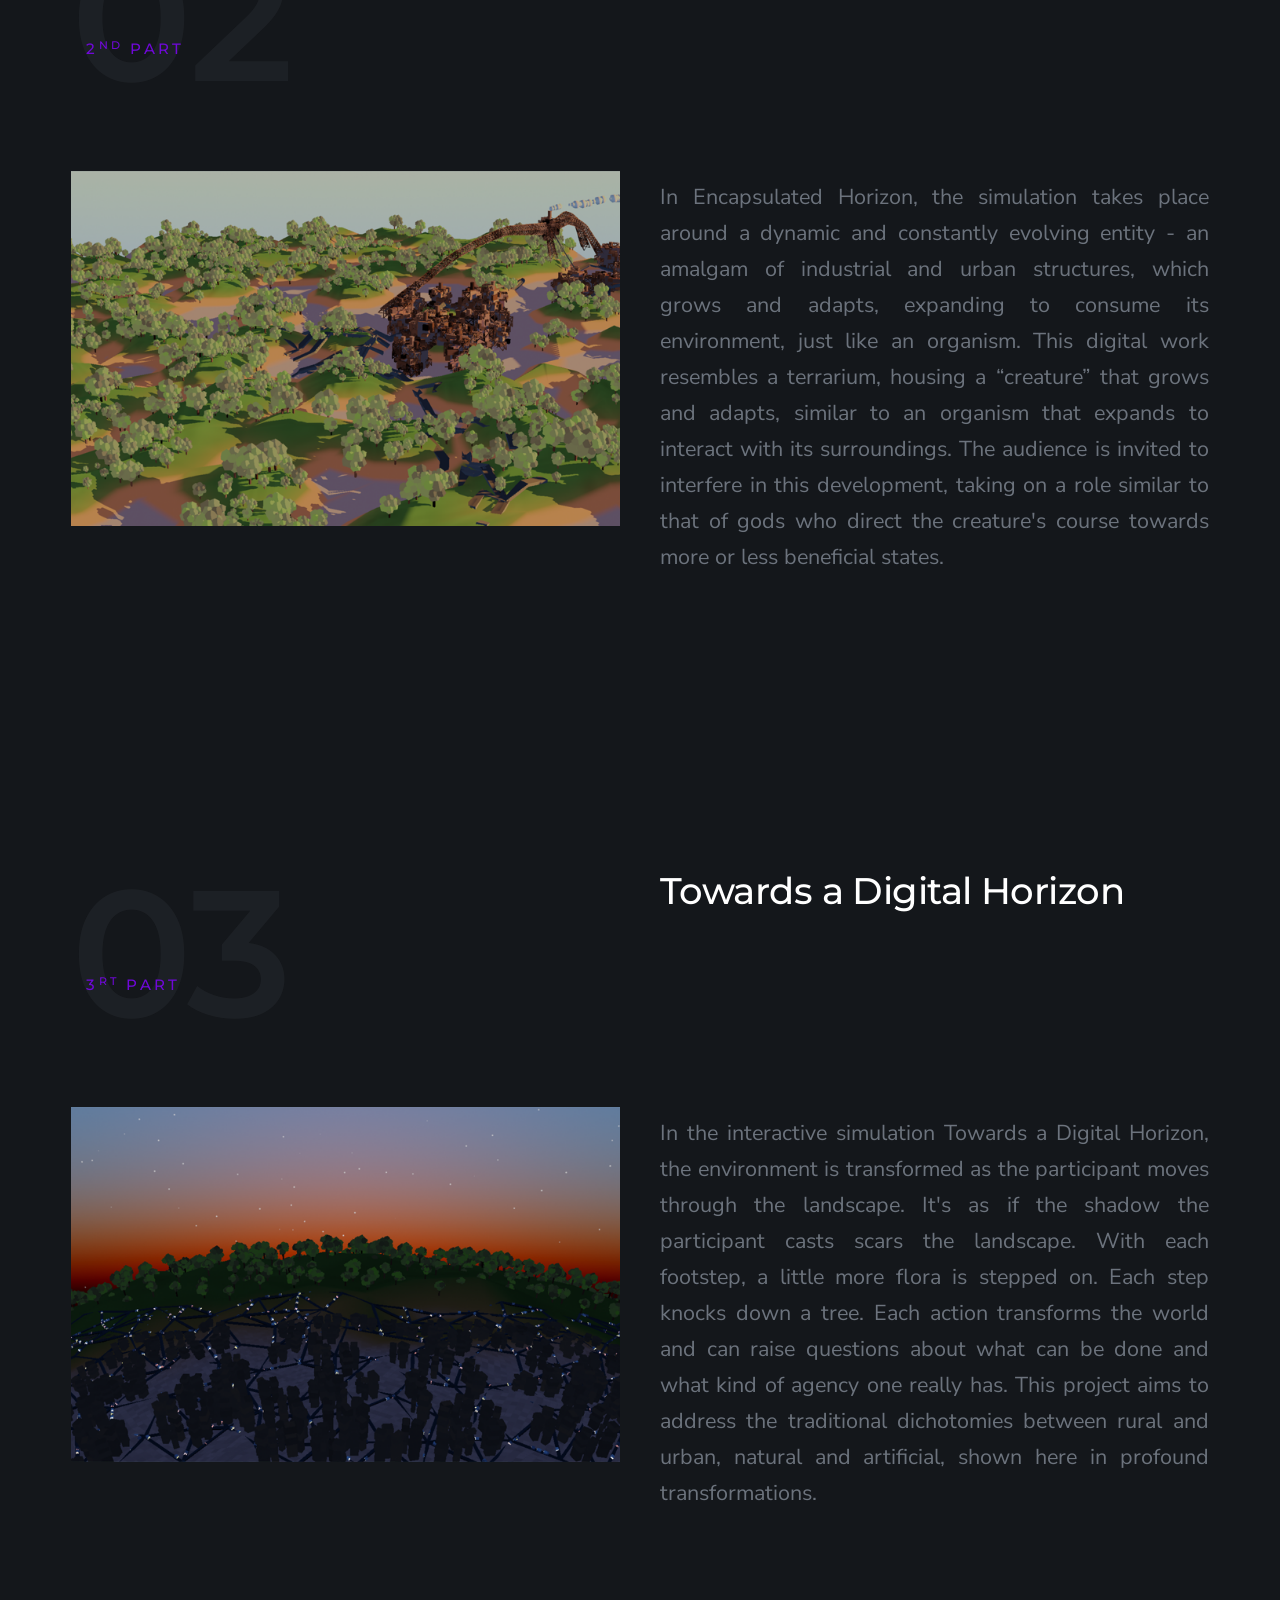
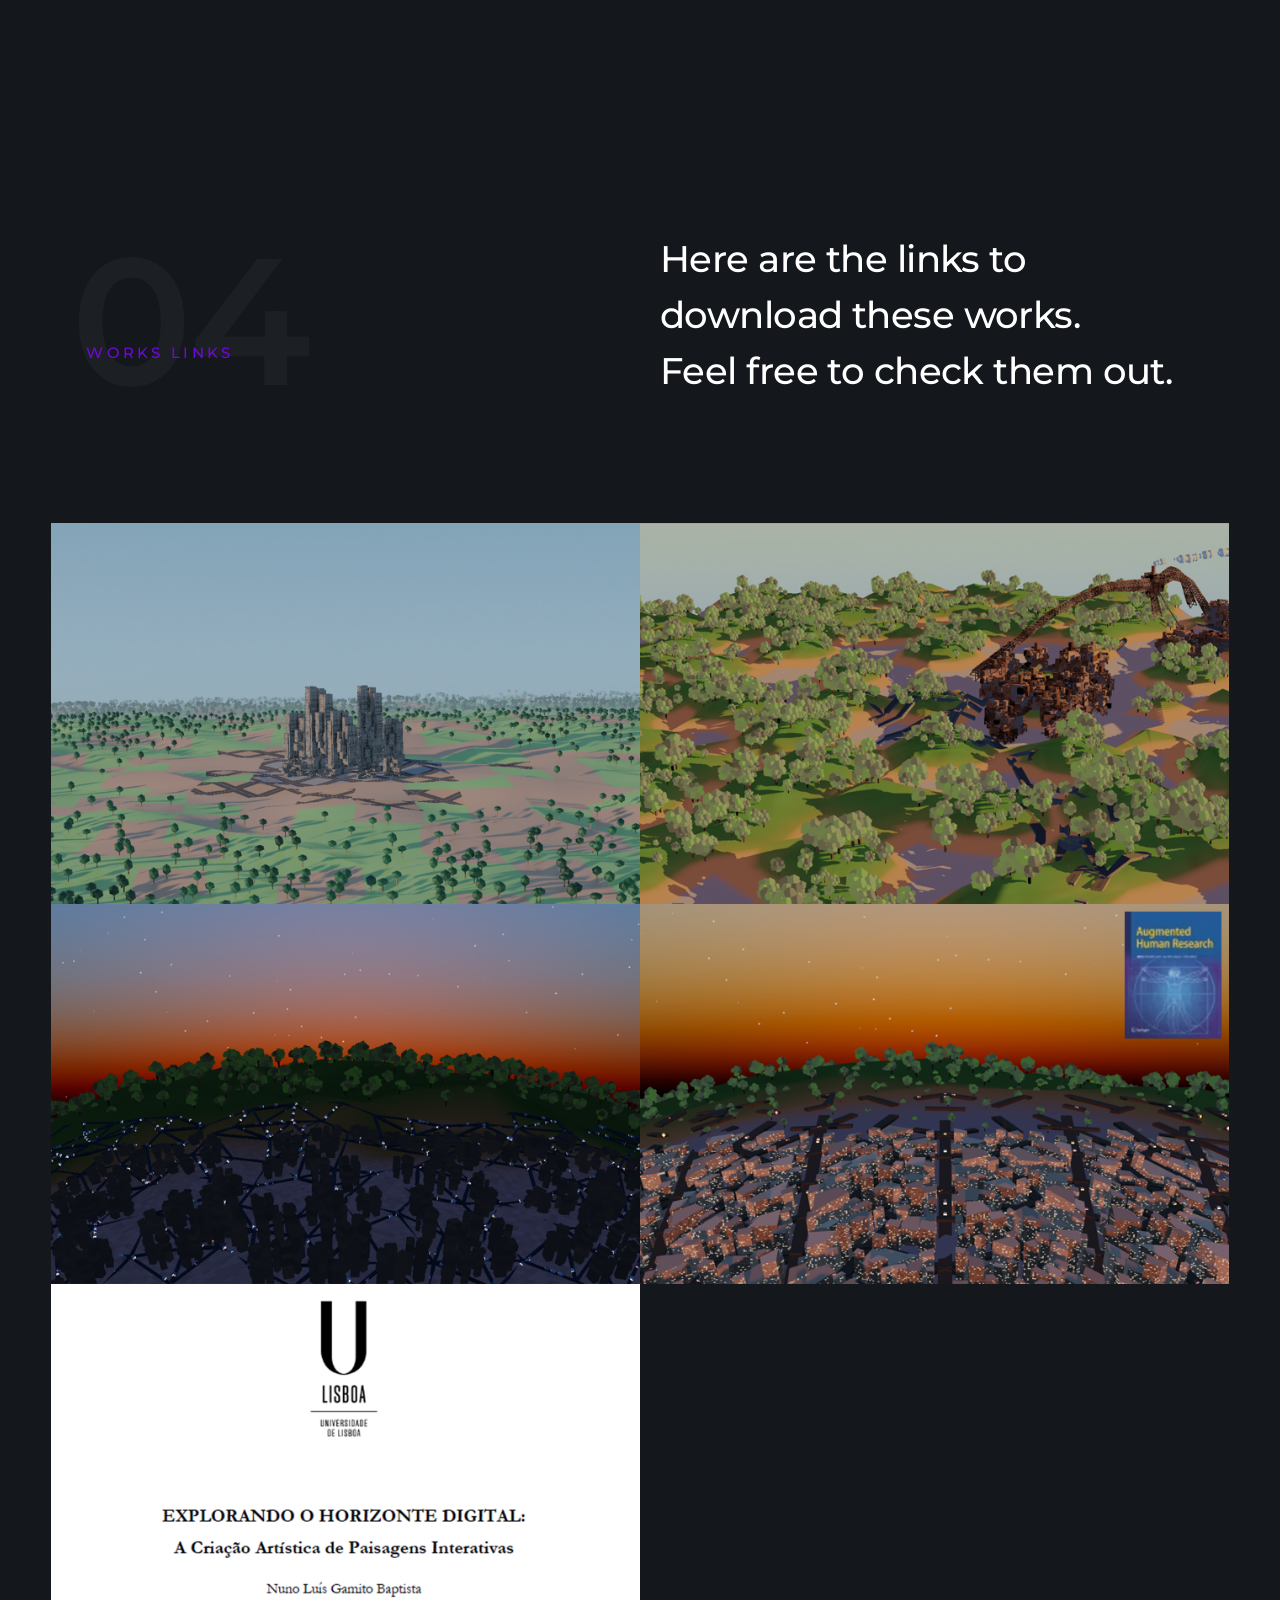
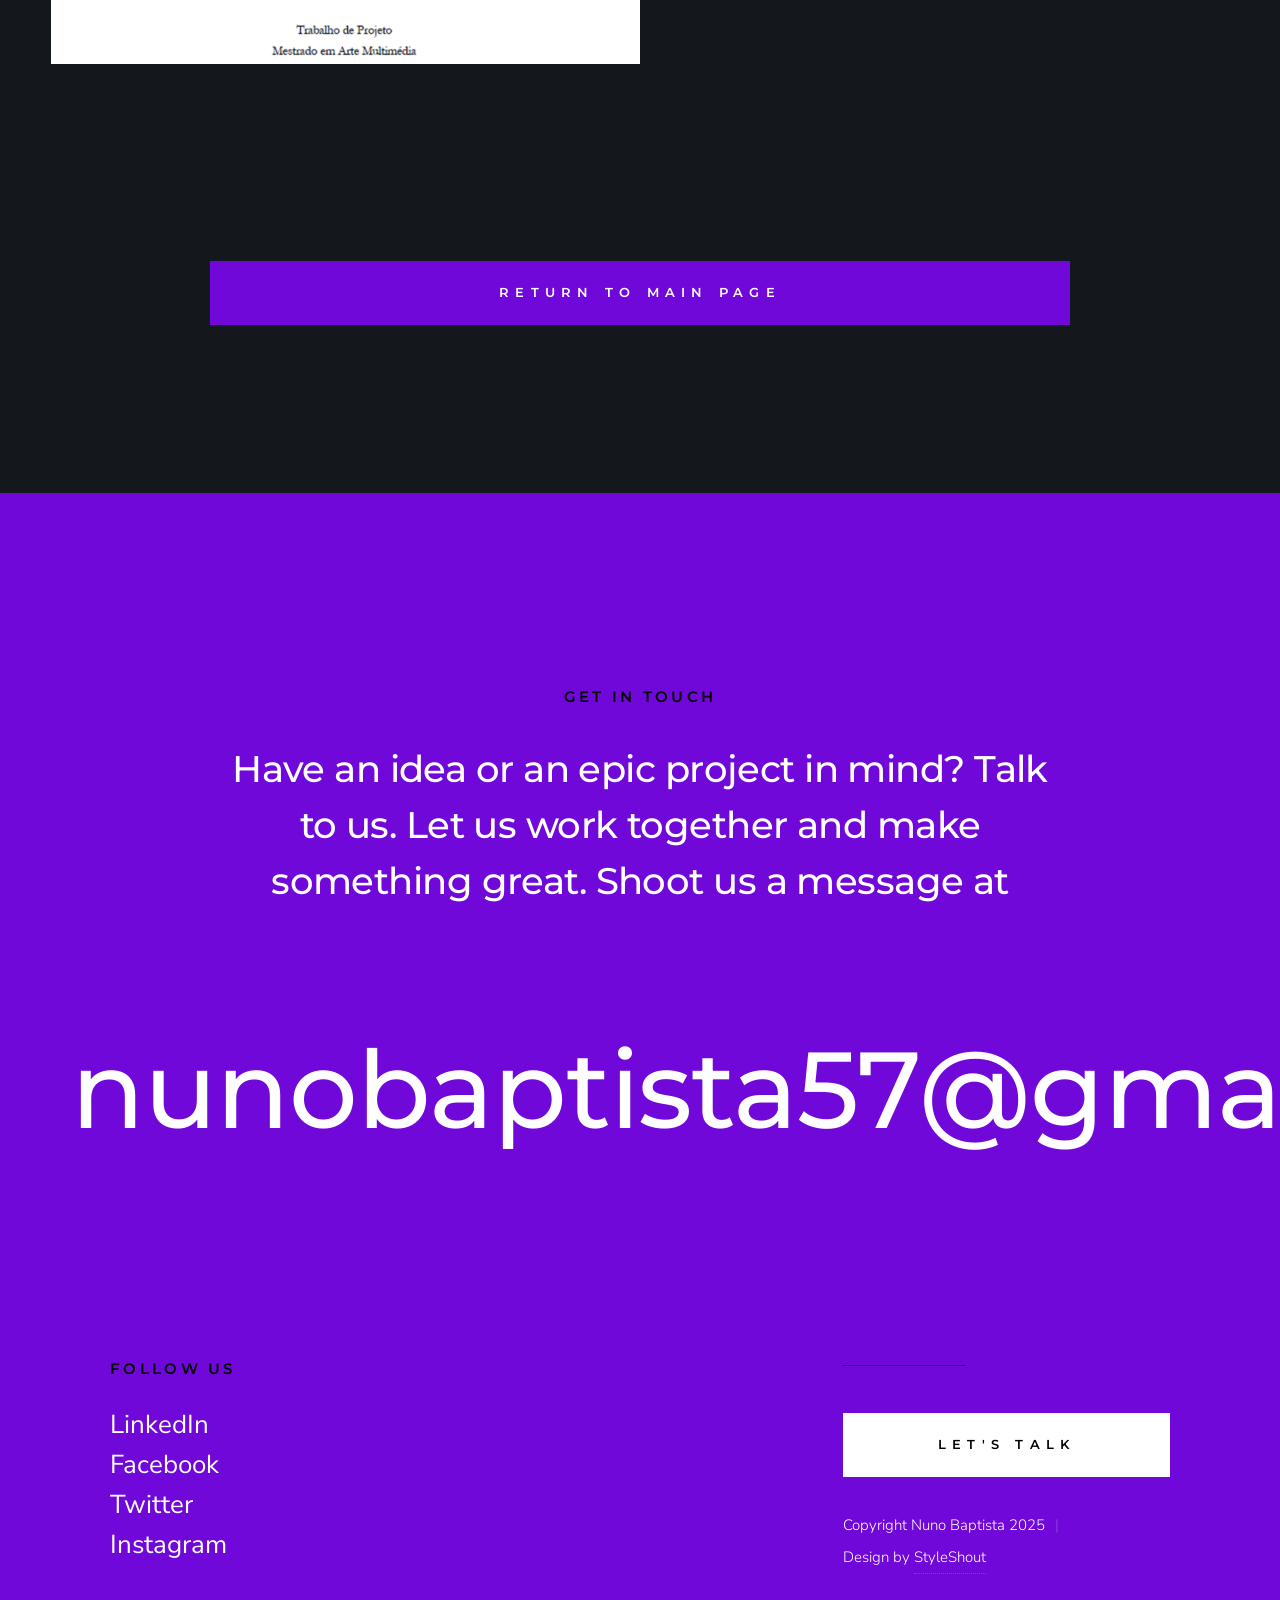
<file: DigitalHorizon.html>
<!DOCTYPE html>
<html class="no-js" lang="en">
<head>

    <!--- basic page needs
    ================================================== -->
    <meta charset="utf-8">
    <title>Exploring the Digital Horizon</title>
    <meta name="description" content="Website to showcase Nuno's Art portfolio">
    <meta name="author" content="Nuno Baptista">

    <!-- mobile specific metas
    ================================================== -->
    <meta name="viewport" content="width=device-width, initial-scale=1">

    <!-- CSS
    ================================================== -->
    <link rel="stylesheet" href="css/styles.css">
    <link rel="stylesheet" href="css/vendor.css">

    <!-- script
    ================================================== -->
    <script src="js/modernizr.js"></script>
    <script defer src="js/fontawesome/all.min.js"></script>

    <!-- favicons
    ================================================== -->
<!--    <link rel="apple-touch-icon" sizes="180x180" href="apple-touch-icon.png">-->
    <link rel="apple-touch-icon" sizes="180x180" href="NunoLogo.svg">
    <link rel="icon" type="image/png" sizes="32x32" href="favicon-32x32.png">
    <link rel="icon" type="image/png" sizes="16x16" href="favicon-16x16.png">
    <link rel="manifest" href="site.webmanifest">
    <link rel="icon" type="image/x-icon" href="favicon.ico">

</head>


<body id="top">


    <!-- preloader
    ================================================== -->
    <div id="preloader">
        <div id="loader" class="dots-fade">
            <div></div>
            <div></div>
            <div></div>
        </div>
    </div>


    <!-- header
    ================================================== -->
    <header class="s-header">

        <div class="s-header__logo">
            <a href="index.html">
                <img src="images/logo2.svg" alt="Homepage">
                <!-- <p>Nuno Baptista</p>-->
            </a>
        </div>

        <div class="s-header__content">
    
            <nav class="s-header__nav-wrap">
                <ul class="s-header__nav">
                    <li><a href="index.html" title="MainPage">Home</a></li>
<!--                    <li><a class="smoothscroll" href="#about" title="About">About</a></li>-->
<!--                    <li><a class="smoothscroll" href="#services" title="Services">Services</a></li>-->
                    <li><a class="smoothscroll" href="#intro" title="Works">Intro</a></li>
                    <li><a class="smoothscroll" href="#Part1" title="Works">1<sup>st</sup> Part</a></li>
                    <li><a class="smoothscroll" href="#Part2" title="Works">2<sup>nd</sup> Part</a></li>
                    <li><a class="smoothscroll" href="#Part3" title="Works">3<sup>rt</sup> Part</a></li>
                    <li><a class="smoothscroll" href="#gallery" title="Works">Gallery</a></li>

                </ul>
            </nav> <!-- end s-header__nav-wrap -->

            <a href="mailto:nunobaptista57@gmail.com" target="_blank"  class="btn btn--primary btn--small">
                <svg xmlns="http://www.w3.org/2000/svg" width="24" height="24" viewBox="0 0 24 24"><path d="M24 0l-6 22-8.129-7.239 7.802-8.234-10.458 7.227-7.215-1.754 24-12zm-15 16.668v7.332l3.258-4.431-3.258-2.901z"/></svg>
                Get In Touch
            </a>

        </div> <!-- end header-content -->

        <a class="s-header__menu-toggle" href="#0"><span>Menu</span></a>

    </header> <!-- end s-header -->


    <!-- hero
    ================================================== -->
    <section id="hero" class="s-hero target-section">

        <div class="s-hero__bg">
            <div class="gradient-overlay"></div>
        </div>

        <div class="row s-hero__content">
            <div class="column">

<!--                <h1>Exploring the Digital Horizon </h1>-->

                <h2 style="font-size: 4vw; color: var(--color-1); margin-bottom: 0">
                    Exploring the
                </h2>
                <h1 style="font-size: 8vw ; margin-top: 1vw">
                    Digital Horizon 
                </h1>
                <div class="s-hero__content-about">

                    <p style="padding-top: 20px">
                    The Artistic Creation <br>
                    of Interactive Landscapes 
                    </p>
    
<!--                    <footer>
                        <div class="s-hero__content-social">
                            <a href="#0"><i class="fab fa-facebook-f" aria-hidden="true"></i></a>
                            <a href="#0"><i class="fab fa-twitter" aria-hidden="true"></i></a>
                            <a href="#0"><i class="fab fa-instagram" aria-hidden="true"></i></a>
                            <a href="#0"><i class="fab fa-dribbble" aria-hidden="true"></i></a>
                        </div>
                    </footer>-->
                </div>

            </div>
        </div>

        <div class="s-hero__video">
            <a class="s-hero__video-link" href="https://youtu.be/AI7HMxoL_OY" data-lity="">
                <svg xmlns="http://www.w3.org/2000/svg" width="24" height="24" viewBox="0 0 24 24"><path d="M21 12l-18 12v-24z"/></svg>
                <span class="s-hero__video-text">Play Video</span>
            </a>
        </div>

        <div class="s-hero__scroll">
            <a href="#intro" class="s-hero__scroll-link smoothscroll">
                Scroll Down
            </a>
        </div>

    </section> <!-- end s-hero -->

    <!-- about
    ================================================== -->
    <section id="intro" class="s-about">

        <div class="horizontal-line"></div>

        <div class="row">
            <div class="column large-12">

                <div class="section-title" data-num="00" data-aos="fade-up">
                    <h3 class="h6">Intro</h3>
                </div>

            </div>
            
            <div class="row">

                <div class="column large-12 intro">

<!--                    <h1>Style Guide.</h1>-->

                    <p class="lead" data-aos="fade-up">The project Exploring the Digital Horizon: The Artistic Creation of Interactive Landscapes 
                        aims to delve into the evolution and deterioration of the landscape. The perspective of this project
                        is that the technique that is being used, procedural modeling, can give more prominence to the environments. 
                        
                    </p>
                    
<!--                    <hr class="fancy">-->
                </div>

            </div> <!-- end row -->
            
        </div>

        <div class="spacer"></div>
        
        <div class="row">
            
            <div class="column large-6 w-900-stack s-about__intro-text">
                <h1 class="display-1" data-aos="fade-up">
                    Procedural Modeling 
                </h1>

                <p class="lead" data-aos="fade-up" style="text-align: justify;">
                    By using the qualities of procedural modeling, it is possible to increase the expression of the landscape,
                    in an almost fantastic way, emphasizing the limits of this digital horizon, where artistic creation questions the medium and the referent,
                    articulating questions about the impact of human activity in a world of finite resources and how this has repercussions on the landscape.
                    
                </p>
            </div>
            
            <div class="column large-6 w-900-stack s-about__photo-block" data-aos="fade-up">
<!--                <div class="s-about__photo" data-aos="fade-up"></div>-->
                <figure>
                    <img src="images/NunoPortfolio/Procedural500.png"
                         srcset="images/NunoPortfolio/Procedural1000.png 1000w, 
                    images/NunoPortfolio/Procedural500.png 500w"
                         sizes="(max-width: 1000px) 100vw, 1000px" alt="">
                    
                </figure>
            </div>


            <div class="column large-6 w-900-stack s-about__photo-block" data-aos="fade-up">
<!--                <div class="s-about__photo" data-aos="fade-up"></div>-->
                <img src="images/NunoPortfolio/Interact500.png"
                     srcset="images/NunoPortfolio/Interact.png 1000w, 
                    images/NunoPortfolio/Interact500.png 500w"
                     sizes="(max-width: 1000px) 100vw, 1000px" alt=""

                >
            </div>

            <div class="column large-6 w-900-stack s-about__intro-text">
                <h1 class="display-1" data-aos="fade-up">
                    Interactivity
                </h1>

                <p class="lead" data-aos="fade-up" style="text-align: justify;">
                    It is considered that interactivity can help to understand complex systems that exist in the formulation of urban and natural landscapes,
                    combining the order imposed by the public and the chaotic ramifications of the simulation.
                </p>
            </div>
            
            <div class="row" data-aos="fade-up">

                <div class="column large-12 intro" >

                    <!--                    <h1>Style Guide.</h1>-->

                    <p data-aos="fade-up" style="text-align: justify;">
                        The project culminates with Game-Cities – Critical Simulations, Encapsulated Horizon and Towards a Digital Horizon,
                        three interactive landscape simulations in which natural and urban structures grow and develop in real time.
                        The digital artwork is developed as a living painting, in which the landscape evolves over time, in form and dynamism.
                        The public can interfere by directing, like a god, the development of the landscape towards more beneficial or aggravated states.
                    </p>
                    <!--                    <hr class="fancy">-->
                </div>

            </div> <!-- end row -->

            <div class="row">

                <div class="large-4 mob-12 column" data-aos="fade-up">
                    <h4 class="h-add-bottom" style="text-align: center">Game-Cities</h4>

                    <figure>
                        <img src="images/NunoPortfolio/CidadeJogo@1x.png" data-aos="fade-up"
                             srcset="images/NunoPortfolio/CidadeJogo@1x.png 1x, images/NunoPortfolio/CidadeJogo@2x.png 2x"
                             sizes="(max-width: 1000px) 100vw, 1000px" alt="Game Cities"
                        >

                        <figcaption>
                            Critical Simulations.
                        </figcaption>
                    </figure>
                </div>

                <div class="large-4 mob-12 column" data-aos="fade-up">
                    <h4 class="h-add-bottom" style="text-align: center">Encapsulated Horizon</h4>

                    <figure>
                        <img src="images/NunoPortfolio/Encapsulated@1x.png" data-aos="fade-up"
                             srcset="images/NunoPortfolio/Encapsulated@1x.png 1x, images/NunoPortfolio/Encapsulated@2x.png 2x"
                             sizes="(max-width: 1000px) 100vw, 1000px" alt="Encapsulated Horizon"
                        >
                        <figcaption>
                            An narrow AI that interacts with its environment.
                        </figcaption>
                    </figure>
                </div>

                <div class="large-4 mob-12 column" data-aos="fade-up">
                    <h4 class="h-add-bottom" style="text-align: center">Toward a Digital Horizon</h4>

                    <figure >
                        <img src="images/NunoPortfolio/Toward@1x.png" data-aos="fade-up"
                             srcset="images/NunoPortfolio/Toward@1x.png 1x, images/NunoPortfolio/Toward@2x.png 2x"
                             sizes="(max-width: 1000px) 100vw, 1000px" alt="Toward a Digital Horizon"
                        >

                        <figcaption>
                            Participant's footprint in the simulated world.
                        </figcaption>
                    </figure>
                </div>

            </div> <!-- end row -->

            <div class="row" data-aos="fade-up">

                <div class="column large-12 intro" >

                    <!--                    <h1>Style Guide.</h1>-->

                    <p style="text-align: justify;">
                        It is essential to highlight that this investigation stems from an artist's perspective, intending not to provide solutions
                        but to create a space that encourages reflection. The project assumes that interaction with a work, even if simulated in a virtual environment,
                        can lead to a better understanding and exploration of the world, specifically the landscape.
                        The landscape is recognized not merely as a visually represented space but as a living territory experienced sensorially,
                        emotionally, and symbolically by individuals who inhabit or shape it.
                    </p>
                    <!--                    <hr class="fancy">-->
                </div>

            </div> <!-- end row -->
        </div>
    </section> <!-- end s-intro -->
    <!-- services
    ================================================== -->
    
    <section id="Part1" class="s-services">

        <div class="row s-porfolio__top">
            <div class="column large-6 w-900-stack">
                <div class="section-title" data-num="01" data-aos="fade-up">
                    <h3 class="h6">1<sup>st</sup> Part</h3>
                </div>
            </div>
            <div class="column large-6 w-900-stack">
                <h1 class="display-1" data-aos="fade-up">
                    Game-Cities
                </h1>
                <p data-aos="fade-up">Critical Simulations</p>
            </div>
        </div> <!-- end s-portfolio__top-->

        <div class="row" >
            <div class="column large-6 w-900-stack" data-aos="fade-up">
            <!--image here-->
                <img src="images/NunoPortfolio/CidadeJogo@1x.png" data-aos="fade-up"
                     srcset="images/NunoPortfolio/CidadeJogo@1x.png 1x, images/NunoPortfolio/CidadeJogo@2x.png 2x" 
                     sizes="(max-width: 1000px) 100vw, 1000px" alt="Game Cities"
                >
            </div>
            <div class="column large-6 w-900-stack" data-aos="fade-up">
                <p class="lead" data-aos="fade-up" style="text-align: justify;">
                    The work Game-Cities - Critical Simulations - 
                    presents itself with green hills that stretch as far as the eye can see, 
                    populated by trees and perforated by urban structures 
                    that follow the movement of the computer mouse. 
                    The participant can expand the artificial or natural structures 
                    to the point where they eliminate one or the other. 
                    This interaction is accompanied by sounds alluding 
                    to the implied processes of destruction or repopulation.
                </p>
            </div>
        </div>
        
        <div class="row">
            <div class="column large-6 w-900-stack" data-aos="fade-up">
                <h4 class="h-add-bottom" style="text-align: center">Aggravated State</h4>
    
                <figure>
                    <img src="images/NunoPortfolio/Aggravated@1x.png" data-aos="fade-up"
                         srcset="images/NunoPortfolio/Aggravated@1x.png 1x, images/NunoPortfolio/Aggravated@2x.png 2x"
                         sizes="(max-width: 1000px) 100vw, 1000px" alt="Game Cities"
                    >
    
                    <figcaption>
                        The maximum extent of urban growth.
                    </figcaption>
                </figure>
            </div>
            
            <div class="column large-6 w-900-stack" data-aos="fade-up">
                <h4 class="h-add-bottom" style="text-align: center">Relaxed State</h4>

                <figure>
                    <img src="images/NunoPortfolio/Relaxed@1x.png" data-aos="fade-up"
                         srcset="images/NunoPortfolio/Relaxed@1x.png 1x, images/NunoPortfolio/Relaxed@2x.png 2x"
                         sizes="(max-width: 1000px) 100vw, 1000px" alt="Game Cities"
                    >

                    <figcaption>
                        The maximum extent of natural cover.
                    </figcaption>
                </figure>
            </div>
        </div>

        <div class="row" data-aos="fade-up">

            <div class="column large-12 intro" >

                                    <h1>The Process.</h1>

                <p data-aos="fade-up" style="text-align: justify;">
                    This simulation was created with <a href="https://www.blender.org/" target="_blank">Blender's</a> geometry nodes. 
                    Interactive components were add with <a href="https://upbge.org" target="_blank">UPBGE</a> - Blender's game engine.
                    Combining a proximity parameter with the generation of the urban structures allowed the interaction with the user's mouse.
                    The mouse moves through the landscape, pulling the urban settlement along and even allows, with its clicks, 
                    to expand and retract the area of this community.
                </p>
                <!--                    <hr class="fancy">-->
            </div>

        </div> <!-- end row -->

        <div class="row s-portfolio__list block-large-1-2 block-tab-full collapse">

            <div class="column" data-aos="fade-up">
                <div class="folio-item">
                    <div class="folio-item__thumb">
                        <a class="folio-item__thumb-link" href="images/NunoPortfolio/CidadeJogoDev1@2x.png" title="Instances Dispersion" data-size="1050x700">
                            <img src="images/NunoPortfolio/CidadeJogoDev1@2x.png"
                                 srcset="images/NunoPortfolio/CidadeJogoDev1@2x.png 1x, images/NunoPortfolio/CidadeJogoDev1@2x.png 2x" alt="">
                        </a>
                    </div>
                    <div class="folio-item__info">
                        <div class="folio-item__cat">Phase 1</div>
                        <h4 class="folio-item__title">Instances Dispersion</h4>
                    </div>
<!--                    <a href="https://nunobaptista57.itch.io/cidades-jogo" target="_blank" title="Project Link" class="folio-item__project-link">Project Link</a>-->
                    <div class="folio-item__caption">
                        <p>Using a distribute instances on points functions, cubes were spread through a grid and stack over each other in a fractal manner.</p>
                    </div>
                </div>
            </div> <!-- end column -->

            <div class="column" data-aos="fade-up">
                <div class="folio-item">
                    <div class="folio-item__thumb">
                        <a class="folio-item__thumb-link" href="images/NunoPortfolio/CidadeJogoDev2@2x.png" title="Random Dispersion" data-size="1050x700">
                            <img src="images/NunoPortfolio/CidadeJogoDev2@2x.png"
                                 srcset="images/NunoPortfolio/CidadeJogoDev2@2x.png 1x, images/NunoPortfolio/CidadeJogoDev2@2x.png 2x" alt="">
                        </a>
                    </div>
                    <div class="folio-item__info">
                        <div class="folio-item__cat">Phase 2</div>
                        <h4 class="folio-item__title">Random Dispersion</h4>
                    </div>
<!--                    <a href="https://www.behance.net/" target="_blank" title="Project Link" class="folio-item__project-link">Project Link</a>-->
                    <div class="folio-item__caption">
                        <p>Trees were assembled with geometric primitives and randomly dispersed in the inverse area of the city</p>
                    </div>
                </div>
            </div> <!-- end column -->

            <div class="column" data-aos="fade-up">
                <div class="folio-item">
                    <div class="folio-item__thumb">
                        <a class="folio-item__thumb-link" href="images/NunoPortfolio/CidadeJogoDev3@2x.png" title="Terrain Displacement" data-size="1050x700">
                            <img src="images/NunoPortfolio/CidadeJogoDev3@2x.png"
                                 srcset="images/NunoPortfolio/CidadeJogoDev3@2x.png 1x, images/NunoPortfolio/CidadeJogoDev3@2x.png 2x" alt="">
                        </a>
                    </div>
                    <div class="folio-item__info">
                        <div class="folio-item__cat">Phase 3</div>
                        <h4 class="folio-item__title">Terrain Displacement</h4>
                    </div>
<!--                    <a href="https://www.behance.net/" target="_blank" title="Project Link" class="folio-item__project-link">Project Link</a>-->
                    <div class="folio-item__caption">
                        <p>The terrain plane was deformed with a noise texture to simulate hills</p>
                    </div>
                </div>
            </div> <!-- end column -->

            <div class="column" data-aos="fade-up">
                <div class="folio-item">
                    <div class="folio-item__thumb">
                        <a class="folio-item__thumb-link" href="images/NunoPortfolio/CidadeJogoDev4@2x.png" title="Materials and Colors" data-size="1050x700">
                            <img src="images/NunoPortfolio/CidadeJogoDev4@2x.png"
                                 srcset="images/NunoPortfolio/CidadeJogoDev4@2x.png 1x, images/NunoPortfolio/CidadeJogoDev4@2x.png 2x" alt="">
                        </a>
                    </div>
                    <div class="folio-item__info">
                        <div class="folio-item__cat">Phase 4</div>
                        <h4 class="folio-item__title">Materials and Colors</h4>
                    </div>
<!--                    <a href="https://doi.org/10.1007/s41133-024-00071-x" target="_blank" title="Project Link" class="folio-item__project-link">Project Link</a>-->
                    <div class="folio-item__caption">
                        <p>Simple materials were assigned to the different shapes to add color to the scene.</p>
                    </div>
                </div>
            </div> <!-- end column -->

            <div class="column" data-aos="fade-up">
                <div class="folio-item">
                    <div class="folio-item__thumb">
                        <a class="folio-item__thumb-link" href="images/NunoPortfolio/CidadeJogoDev5@2x.png" title="Procedural Materials" data-size="1050x700">
                            <img src="images/NunoPortfolio/CidadeJogoDev5@2x.png"
                                 srcset="images/NunoPortfolio/CidadeJogoDev5@2x.png 1x, images/NunoPortfolio/CidadeJogoDev5@2x.png 2x" alt="">
                        </a>
                    </div>
                    <div class="folio-item__info">
                        <div class="folio-item__cat">Phase 5</div>
                        <h4 class="folio-item__title">Procedural Materials</h4>
                    </div>
<!--                    <a href="" target="_blank" title="Project Link" class="folio-item__project-link">Article Link</a>-->
                    <div class="folio-item__caption">
                        <p>The proximity parameter was connected to the material shader to inform the transition between grass, dirt and pavement textures.</p>
                    </div>
                </div>
            </div> <!-- end column -->
            
            <div class="column" data-aos="fade-up">
                <div class="folio-item">
                    <div class="folio-item__thumb">
                        <a class="folio-item__thumb-link" href="images/NunoPortfolio/CidadeJogoDev6@2x.png" title="Final Composition" data-size="1050x700">
                            <img src="images/NunoPortfolio/CidadeJogoDev6@2x.png" 
                                 srcset="images/NunoPortfolio/CidadeJogoDev6@2x.png 1x, images/NunoPortfolio/CidadeJogoDev6@2x.png 2x" alt="">
                        </a>
                    </div>
                    <div class="folio-item__info">
                        <div class="folio-item__cat">Final Phase</div>
                        <h4 class="folio-item__title">Final Composition</h4>
                    </div>
<!--                    <a href="https://www.behance.net/" target="_blank" title="Project Link" class="folio-item__project-link">Project Link</a>-->
                    <div class="folio-item__caption">
                        <p>The final composition was designed, with face atmospherics made with transparent planes, with some color grading and lighting</p>
                    </div>
                </div>
            </div> <!-- end column -->

        </div> <!-- folio-list -->


        <!--        <div class="row block-large-1-2 block-tab-full s-services__services item-list">
                    <div class="column item item-service" data-aos="fade-up">
                        <span class="service-icon service-icon&#45;&#45;product-design"></span>
                        <h3 class="item-title">Product Design</h3>
                        <p>
                        Deserunt rerum perspiciatis quaerat quam numquam assumenda neque. 
                        Quis dolores totam voluptatibus molestiae non. Quae exercitationem 
                        cum numquam repudiandae. Beatae eum quae. Ut ex unde rem quod 
                        ipsum consequatur. blanditiis temporibus pariatur voluptatibus molestiae.
                        </p>
                    </div>
                    <div class="column item item-service" data-aos="fade-up">
                        <span class="service-icon service-icon&#45;&#45;branding"></span>
                        <h3 class="item-title">Branding</h3>
                        <p>
                        Deserunt rerum perspiciatis quaerat quam numquam assumenda neque. 
                        Quis dolores totam voluptatibus molestiae non. Quae exercitationem 
                        cum numquam repudiandae. Beatae eum quae. Ut ex unde rem quod 
                        ipsum consequatur. blanditiis temporibus pariatur voluptatibus molestiae.
                        </p>
                    </div>
                    <div class="column item item-service" data-aos="fade-up">
                        <span class="service-icon service-icon&#45;&#45;frontend"></span>
                        <h3 class="item-title">Frontend Development</h3>
                        <p>
                        Deserunt rerum perspiciatis quaerat quam numquam assumenda neque. 
                        Quis dolores totam voluptatibus molestiae non. Quae exercitationem 
                        cum numquam repudiandae. Beatae eum quae. Ut ex unde rem quod 
                        ipsum consequatur. blanditiis temporibus pariatur voluptatibus molestiae.
                        </p>
                    </div>
                    <div class="column item item-service" data-aos="fade-up">
                        <span class="service-icon service-icon&#45;&#45;research"></span>
                        <h3 class="item-title">UX Research</h3>
                        <p>
                        Deserunt rerum perspiciatis quaerat quam numquam assumenda neque. 
                        Quis dolores totam voluptatibus molestiae non. Quae exercitationem 
                        cum numquam repudiandae. Beatae eum quae. Ut ex unde rem quod 
                        ipsum consequatur. blanditiis temporibus pariatur voluptatibus molestiae.
                        </p>
                    </div>
                    <div class="column item item-service" data-aos="fade-up">
                        <span class="service-icon service-icon&#45;&#45;illustration"></span>
                        <h3 class="item-title">Illustration</h3>
                        <p>
                        Deserunt rerum perspiciatis quaerat quam numquam assumenda neque. 
                        Quis dolores totam voluptatibus molestiae non. Quae exercitationem 
                        cum numquam repudiandae. Beatae eum quae. Ut ex unde rem quod 
                        ipsum consequatur. blanditiis temporibus pariatur voluptatibus molestiae.
                        </p>
                    </div>
                    <div class="column item item-service" data-aos="fade-up">
                        <span class="service-icon service-icon&#45;&#45;ecommerce"></span>
                        <h3 class="item-title">E-Commerce</h3>
                        <p>
                        Deserunt rerum perspiciatis quaerat quam numquam assumenda neque. 
                        Quis dolores totam voluptatibus molestiae non. Quae exercitationem 
                        cum numquam repudiandae. Beatae eum quae. Ut ex unde rem quod 
                        ipsum consequatur. blanditiis temporibus pariatur voluptatibus molestiae.
                        </p>
                    </div>
                </div>-->

    </section> <!-- end s-services -->

    <section id="Part2" class="s-services">

        <div class="row s-porfolio__top">
            <div class="column large-6 w-900-stack">
                <div class="section-title" data-num="02" data-aos="fade-up">
                    <h3 class="h6">2<sup>nd</sup> Part</h3>
                </div>
            </div>
            <div class="column large-6 w-900-stack">
                <h1 class="display-1" data-aos="fade-up">
                    Encapsulated Horizon
                </h1>
                
            </div>
        </div> <!-- end top-->

        <div class="row" >
            <div class="column large-6 w-900-stack" data-aos="fade-up">
                <!--image here-->
                <img src="images/NunoPortfolio/Encapsulated@1x.png" data-aos="fade-up"
                     srcset="images/NunoPortfolio/Encapsulated@1x.png 1x, images/NunoPortfolio/Encapsulated@2x.png 2x"
                     sizes="(max-width: 1000px) 100vw, 1000px" alt="Game Cities"
                >
            </div>
            <div class="column large-6 w-900-stack" data-aos="fade-up">
                <p class="lead" data-aos="fade-up" style="text-align: justify;">
                    In Encapsulated Horizon, the simulation takes place 
                    around a dynamic and constantly evolving entity 
                    - an amalgam of industrial and urban structures, 
                    which grows and adapts, expanding to consume its environment, 
                    just like an organism. This digital work resembles a terrarium, 
                    housing a “creature” that grows and adapts, similar to an organism 
                    that expands to interact with its surroundings. 
                    The audience is invited to interfere in this development, 
                    taking on a role similar to that of gods who direct 
                    the creature's course towards more or less beneficial states.
                </p>
            </div>
        </div>
    </section> <!-- end s-services -->

    <section id="Part3" class="s-services">

        <div class="row s-porfolio__top">
            <div class="column large-6 w-900-stack">
                <div class="section-title" data-num="03" data-aos="fade-up">
                    <h3 class="h6">3<sup>rt</sup> Part</h3>
                </div>
            </div>
            <div class="column large-6 w-900-stack">
                <h1 class="display-1" data-aos="fade-up">
                    Towards a Digital Horizon
                </h1>

            </div>
        </div> <!-- end top-->

        <div class="row" >
            <div class="column large-6 w-900-stack" data-aos="fade-up">
                <!--image here-->
                <img src="images/NunoPortfolio/Toward@1x.png" data-aos="fade-up"
                     srcset="images/NunoPortfolio/Toward@1x.png 1x, images/NunoPortfolio/Toward@2x.png 2x"
                     sizes="(max-width: 1000px) 100vw, 1000px" alt="Game Cities"
                >
            </div>
            <div class="column large-6 w-900-stack" data-aos="fade-up">
                <p class="lead" data-aos="fade-up" style="text-align: justify;">
                    In the interactive simulation Towards a Digital Horizon, 
                    the environment is transformed as the participant moves through the landscape. 
                    It's as if the shadow the participant casts scars the landscape. With each footstep, 
                    a little more flora is stepped on. Each step knocks down a tree. Each action transforms 
                    the world and can raise questions about what can be done and what kind of agency one really has. 
                    This project aims to address the traditional dichotomies between rural 
                    and urban, natural and artificial, shown here in profound transformations.
                </p>
            </div>
        </div>
    </section> <!-- end s-services -->

    <section id="gallery" class="s-portfolio">

        <div class="row s-porfolio__top">
            <div class="column large-6 w-900-stack">
                <div class="section-title" data-num="04" data-aos="fade-up">
                    <h3 class="h6">Works links</h3>
                </div>
            </div>
            <div class="column large-6 w-900-stack">
                <h1 class="display-1" data-aos="fade-up">
                    Here are the links to download these works. <br>
                    Feel free to check them out.
                </h1>
            </div>
        </div> <!-- end s-portfolio__top-->

        <div class="row s-portfolio__list block-large-1-2 block-tab-full collapse">

            <div class="column" data-aos="fade-up">
                <div class="folio-item">
                    <div class="folio-item__thumb">
                        <a class="folio-item__thumb-link" href="images/NunoPortfolio/CidadeJogo@1x.png" title="Critical Simulations" data-size="1050x700">
                            <img src="images/NunoPortfolio/CidadeJogo@1x.png" 
                                 srcset="images/NunoPortfolio/CidadeJogo@1x.png 1x, images/NunoPortfolio/CidadeJogo@2x.png 2x" alt="">
                        </a>
                    </div>
                    <div class="folio-item__info">
                        <div class="folio-item__cat">Artwork</div>
                        <h4 class="folio-item__title">Game-Cities</h4>
                    </div>
                    <a href="https://nunobaptista57.itch.io/cidades-jogo" target="_blank" title="Project Link" class="folio-item__project-link">Project Link</a>
                    <div class="folio-item__caption">
                        <p>
                            Game-Cities download page
                        </p>
                    </div>
                </div>
            </div> <!-- end column -->
            
            <div class="column" data-aos="fade-up">
                <div class="folio-item">
                    <div class="folio-item__thumb">
                        <a class="folio-item__thumb-link" href="images/NunoPortfolio/Encapsulated@1x.png" title="Encapsulated Horizon" data-size="1050x700">
                            <img src="images/NunoPortfolio/Encapsulated@1x.png" 
                                 srcset="images/NunoPortfolio/Encapsulated@1x.png 1x, images/NunoPortfolio/Encapsulated@2x.png 2x" alt="">
                        </a>
                    </div>
                    <div class="folio-item__info">
                        <div class="folio-item__cat">Artwork</div>
                        <h4 class="folio-item__title">Encapsulated Horizon</h4>
                    </div>
                    <a href="https://nunobaptista57.itch.io/encapsulated-horizon" target="_blank" title="Project Link" class="folio-item__project-link">Project Link</a>
                    <div class="folio-item__caption">
                        <p>
                            Encapsulated Horizon download page
                        </p>
                    </div>
                </div>
            </div> <!-- end column -->
            
            <div class="column" data-aos="fade-up">
                <div class="folio-item">
                    <div class="folio-item__thumb">
                        <a class="folio-item__thumb-link" href="images/NunoPortfolio/Toward@1x.png" title="Toward a Digital Horizon" data-size="1050x700">
                            <img src="images/NunoPortfolio/Toward@1x.png"
                                 srcset="images/NunoPortfolio/Toward@1x.png 1x, images/NunoPortfolio/Toward@2x.png 2x" alt="">
                        </a>
                    </div>
                    <div class="folio-item__info">
                        <div class="folio-item__cat">Artwork</div>
                        <h4 class="folio-item__title">Toward a Digital Horizon</h4>
                    </div>
                    <a href="https://nunobaptista57.itch.io/toward-a-digital-horizon" target="_blank" title="Project Link" class="folio-item__project-link">Project Link</a>
                    <div class="folio-item__caption">
                        <p>
                            Toward a Digital Horizon download page
                        </p>
                    </div>
                </div>
            </div> <!-- end column -->
            
            <div class="column" data-aos="fade-up">
                <div class="folio-item">
                    <div class="folio-item__thumb">
                        <a class="folio-item__thumb-link" href="images/NunoPortfolio/TowardArticle@1x.png" title="AHC Article" data-size="1050x700">
                            <img src="images/NunoPortfolio/TowardArticle@1x.png" 
                                 srcset="images/NunoPortfolio/TowardArticle@1x.png 1x, images/NunoPortfolio/TowardArticle@2x.png 2x" alt="">
                        </a>
                    </div>
                    <div class="folio-item__info">
                        <div class="folio-item__cat">Article</div>
                        <h4 class="folio-item__title">Toward a Digital Horizon</h4>
                    </div>
                    <a href="https://doi.org/10.1007/s41133-024-00071-x" target="_blank" title="Project Link" class="folio-item__project-link">Article Link</a>
                    <div class="folio-item__caption">
                        <p>
                            Toward a Digital Horizon journal article link - doi: 10.1007/s41133-024-00071-x
                        </p>
                    </div>
                </div>
            </div> <!-- end column -->
            
            <div class="column" data-aos="fade-up">
                <div class="folio-item">
                    <div class="folio-item__thumb">
                        <a class="folio-item__thumb-link" href="images/NunoPortfolio/Thesis@1x.png" title="Masters Thesis" data-size="1050x700">
                            <img src="images/NunoPortfolio/Thesis@1x.png"
                                 srcset="images/NunoPortfolio/Thesis@1x.png 1x, images/NunoPortfolio/Thesis@2x.png 2x" alt="">
                        </a>
                    </div>
                    <div class="folio-item__info">
                        <div class="folio-item__cat">Masters Thesis</div>
                        <h4 class="folio-item__title">Exploring the Digital Horizon</h4>
                    </div>
                    <a href="https://repositorio.ulisboa.pt/handle/10400.5/98765" target="_blank" title="Project Link" class="folio-item__project-link">
                        Thesis Link
                    </a>
                    <div class="folio-item__caption">
                        <p>
                            Masters Thesis Link - doi: 10400.5/98765
                        </p>
                    </div>
                </div>
            </div> <!-- end column -->
<!--            <div class="column" data-aos="fade-up">
                <div class="folio-item">
                    <div class="folio-item__thumb">
                        <a class="folio-item__thumb-link" href="images/portfolio/gallery/g-lamp.jpg" title="The Lamp" data-size="1050x700">
                            <img src="images/portfolio/lamp.jpg" 
                                 srcset="images/portfolio/lamp.jpg 1x, images/portfolio/lamp@2x.jpg 2x" alt="">
                        </a>
                    </div>
                    <div class="folio-item__info">
                        <div class="folio-item__cat">Frontend Design</div>
                        <h4 class="folio-item__title">The Lamp</h4>
                    </div>
                    <a href="https://www.behance.net/" target="_blank" title="Project Link" class="folio-item__project-link">Project Link</a>
                    <div class="folio-item__caption">
                        <p>Vero molestiae sed aut natus excepturi. Et tempora numquam. Temporibus iusto quo.Unde dolorem corrupti neque nisi.</p>
                    </div>
                </div>
            </div> &lt;!&ndash; end column &ndash;&gt;-->

        </div> <!-- folio-list -->

    </section> <!-- end s-portfolio -->



    <!-- clients
    ================================================== -->
    <div id="clients" class="section s-clients">

        <div class="row narrower s-clients__top h-text-center">
            <div class="column">
                <h1 class="display-1" data-aos="fade-up">
                    <a class="btn btn--primary h-full-width" href="index.html" title="Home page">Return to main page</a>
                </h1>
            </div>
        </div> <!-- s-clients__top -->
        
<!--Home -->
    </div> <!-- end s-clients -->
    
    <!-- contact
    ================================================== -->
    <section class="s-contact">

        <div class="row narrower s-contact__top h-text-center">
            <div class="column">
                <h3 class="h6">Get In Touch</h3>
                <h1 class="display-1">
                Have an idea or an epic project in mind? Talk to
                us. Let us work together and make something great.
                Shoot us a message at
                </h1>
            </div>
        </div> <!-- s-footer__top -->

        <div class="row h-text-center">
            <div class="column">
                <p class="s-contact__email">
                    <a href="mailto:nunobaptista57@gmail.com" target="_blank">nunobaptista57@gmail.com</a>
                </p>
            </div>
        </div>

    </section>  <!-- end s-contact -->


    <!-- footer
    ================================================== -->
    <footer class="s-footer">
        <div class="row row-y-top">

            <div class="column large-8 medium-12">
                <div class="row">
<!--                    <div class="column large-7 tab-12 s-footer__block">
                        <h4 class="h6">Where to Find Us</h4>
        
                        <p>
                        1600 Amphitheatre Parkway <br>
                        Mountain View, California <br>
                        94043  US <br>
                        <a href="tel:197-543-2345">+197 543 2345</a>
                        </p>
                    </div>-->
        
                    <div class="column large-5 tab-12 s-footer__block">
                        <h4 class="h6">Follow Us</h4>
        
                        <ul class="s-footer__list">
                            <li><a href="https://www.linkedin.com/in/nunobaptista57/" target="_blank">LinkedIn</a></li>
                            <li><a href="#0">Facebook</a></li>
                            <li><a href="#0">Twitter</a></li>
                            <li><a href="#0">Instagram</a></li>
<!--                            <li><a href="#0">Dribbble</a></li>-->
                        </ul>
                    </div>
                </div>
            </div>

            <div class="column large-4 medium-12 s-footer__block--end">
                <a href="mailto:nunobaptista57@gmail.com" target="_blank" class="btn h-full-width" >Let's Talk</a>
<!--                class="btn h-full-width" -->

                <div class="ss-copyright">
                    <span>Copyright Nuno Baptista 2025</span> 
                    <span>Design by <a href="https://www.styleshout.com/" target="_blank">StyleShout</a></span>
                </div>
            </div>

            <div class="ss-go-top">
                <a class="smoothscroll" title="Back to Top" href="#top">
                    top
                </a>
            </div> <!-- end ss-go-top -->

        </div>
    </footer>
    

    <!-- photoswipe background
    ================================================== -->
    <div aria-hidden="true" class="pswp" role="dialog" tabindex="-1">

        <div class="pswp__bg"></div>
        <div class="pswp__scroll-wrap">

            <div class="pswp__container">
                <div class="pswp__item"></div>
                <div class="pswp__item"></div>
                <div class="pswp__item"></div>
            </div>

            <div class="pswp__ui pswp__ui--hidden">
                <div class="pswp__top-bar">
                    <div class="pswp__counter"></div><button class="pswp__button pswp__button--close" title="Close (Esc)"></button> <button class="pswp__button pswp__button--share" title=
                    "Share"></button> <button class="pswp__button pswp__button--fs" title="Toggle fullscreen"></button> <button class="pswp__button pswp__button--zoom" title=
                    "Zoom in/out"></button>
                    <div class="pswp__preloader">
                        <div class="pswp__preloader__icn">
                            <div class="pswp__preloader__cut">
                                <div class="pswp__preloader__donut"></div>
                            </div>
                        </div>
                    </div>
                </div>
                <div class="pswp__share-modal pswp__share-modal--hidden pswp__single-tap">
                    <div class="pswp__share-tooltip"></div>
                </div><button class="pswp__button pswp__button--arrow--left" title="Previous (arrow left)"></button> <button class="pswp__button pswp__button--arrow--right" title=
                "Next (arrow right)"></button>
                <div class="pswp__caption">
                    <div class="pswp__caption__center"></div>
                </div>
            </div>

        </div>

    </div> <!-- end photoSwipe background -->


    <!-- Java Script
    ================================================== -->
    <script src="js/jquery-3.2.1.min.js"></script>
    <script src="js/plugins.js"></script>
    <script src="js/main.js"></script>

</body>

</html>
</file>
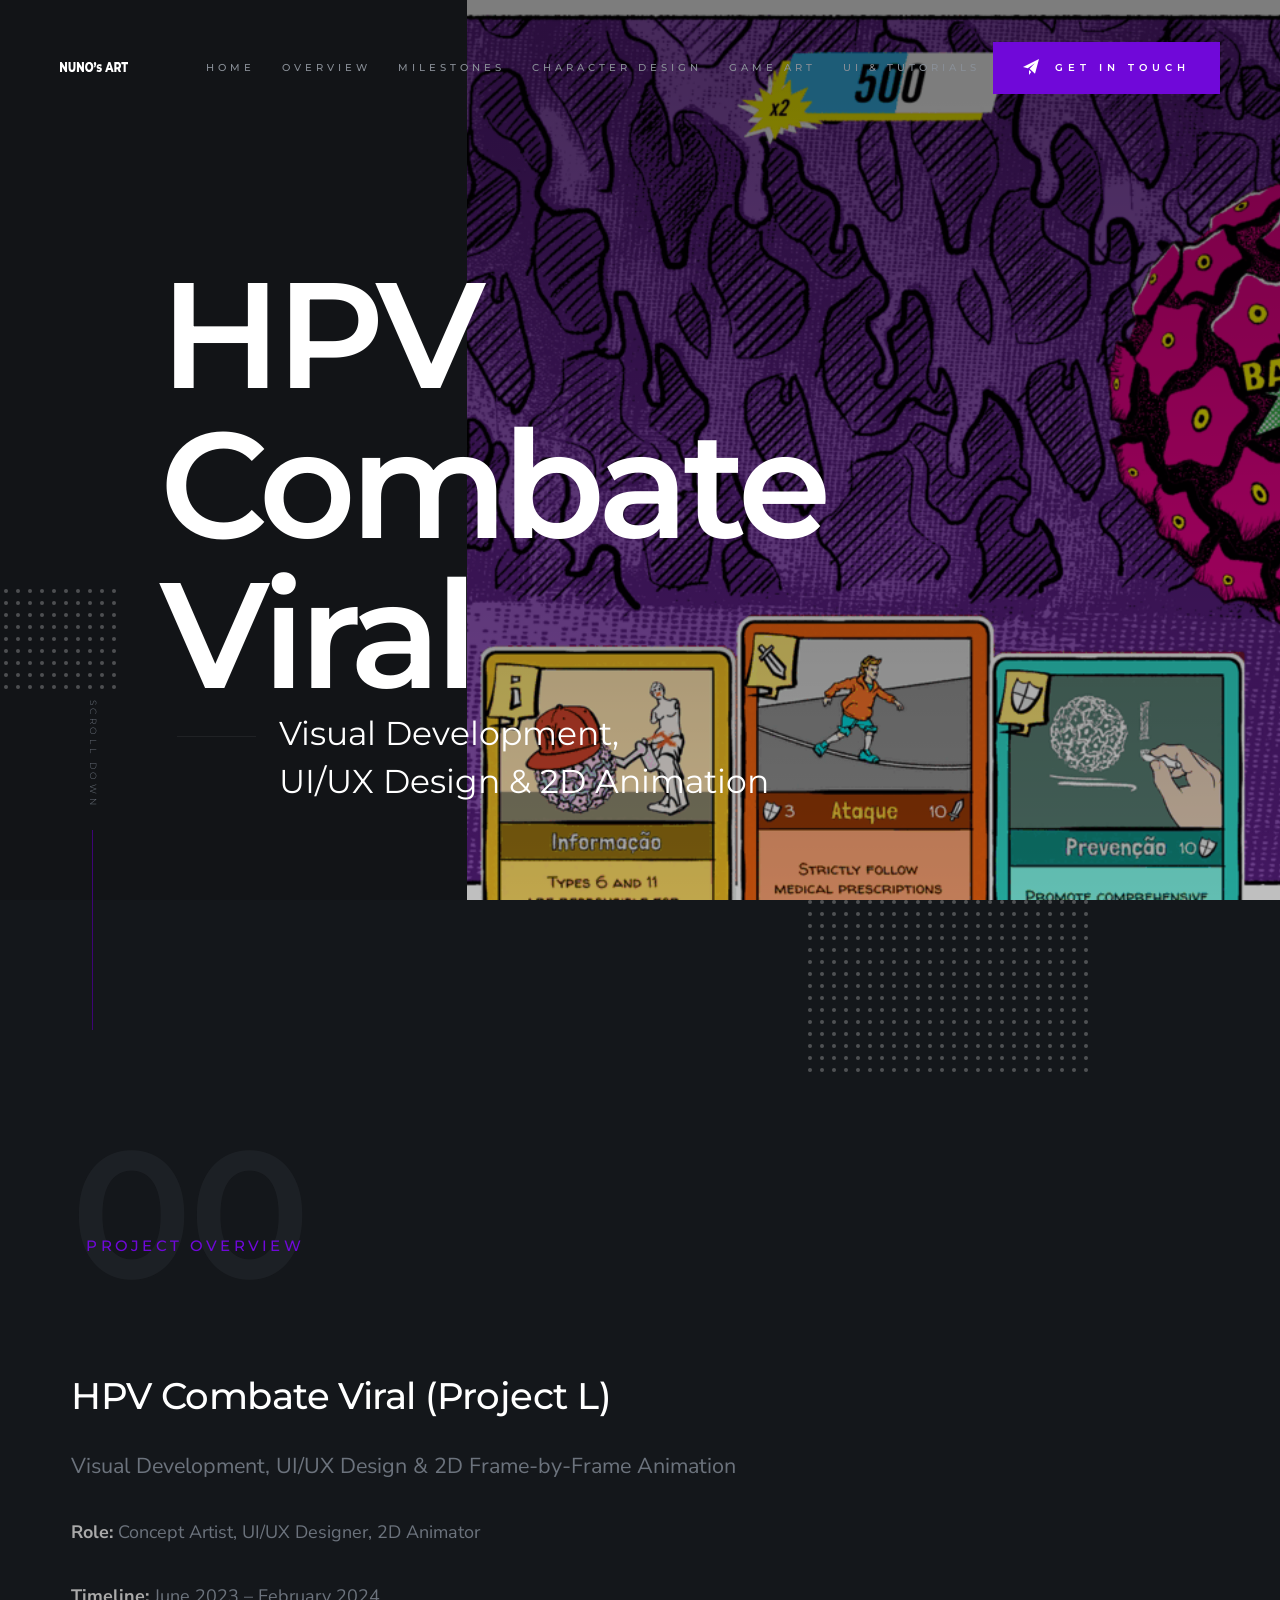
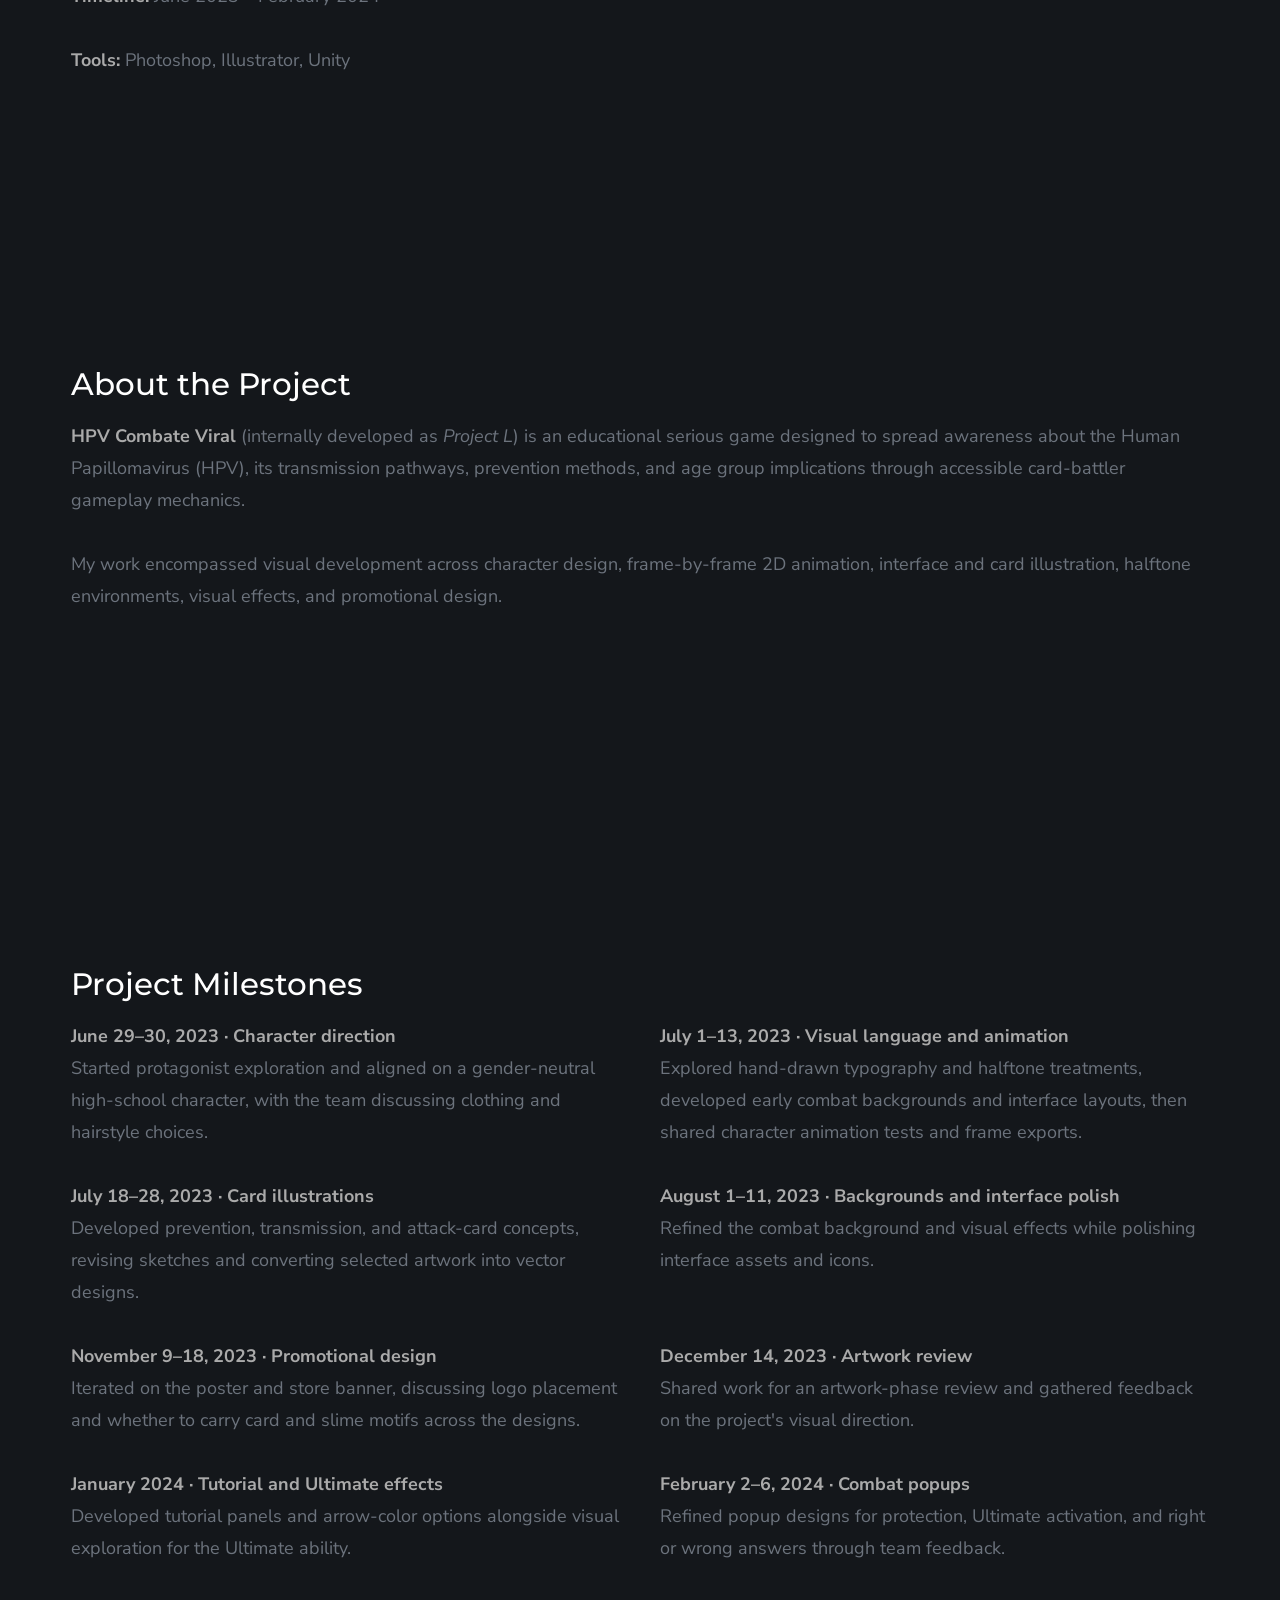
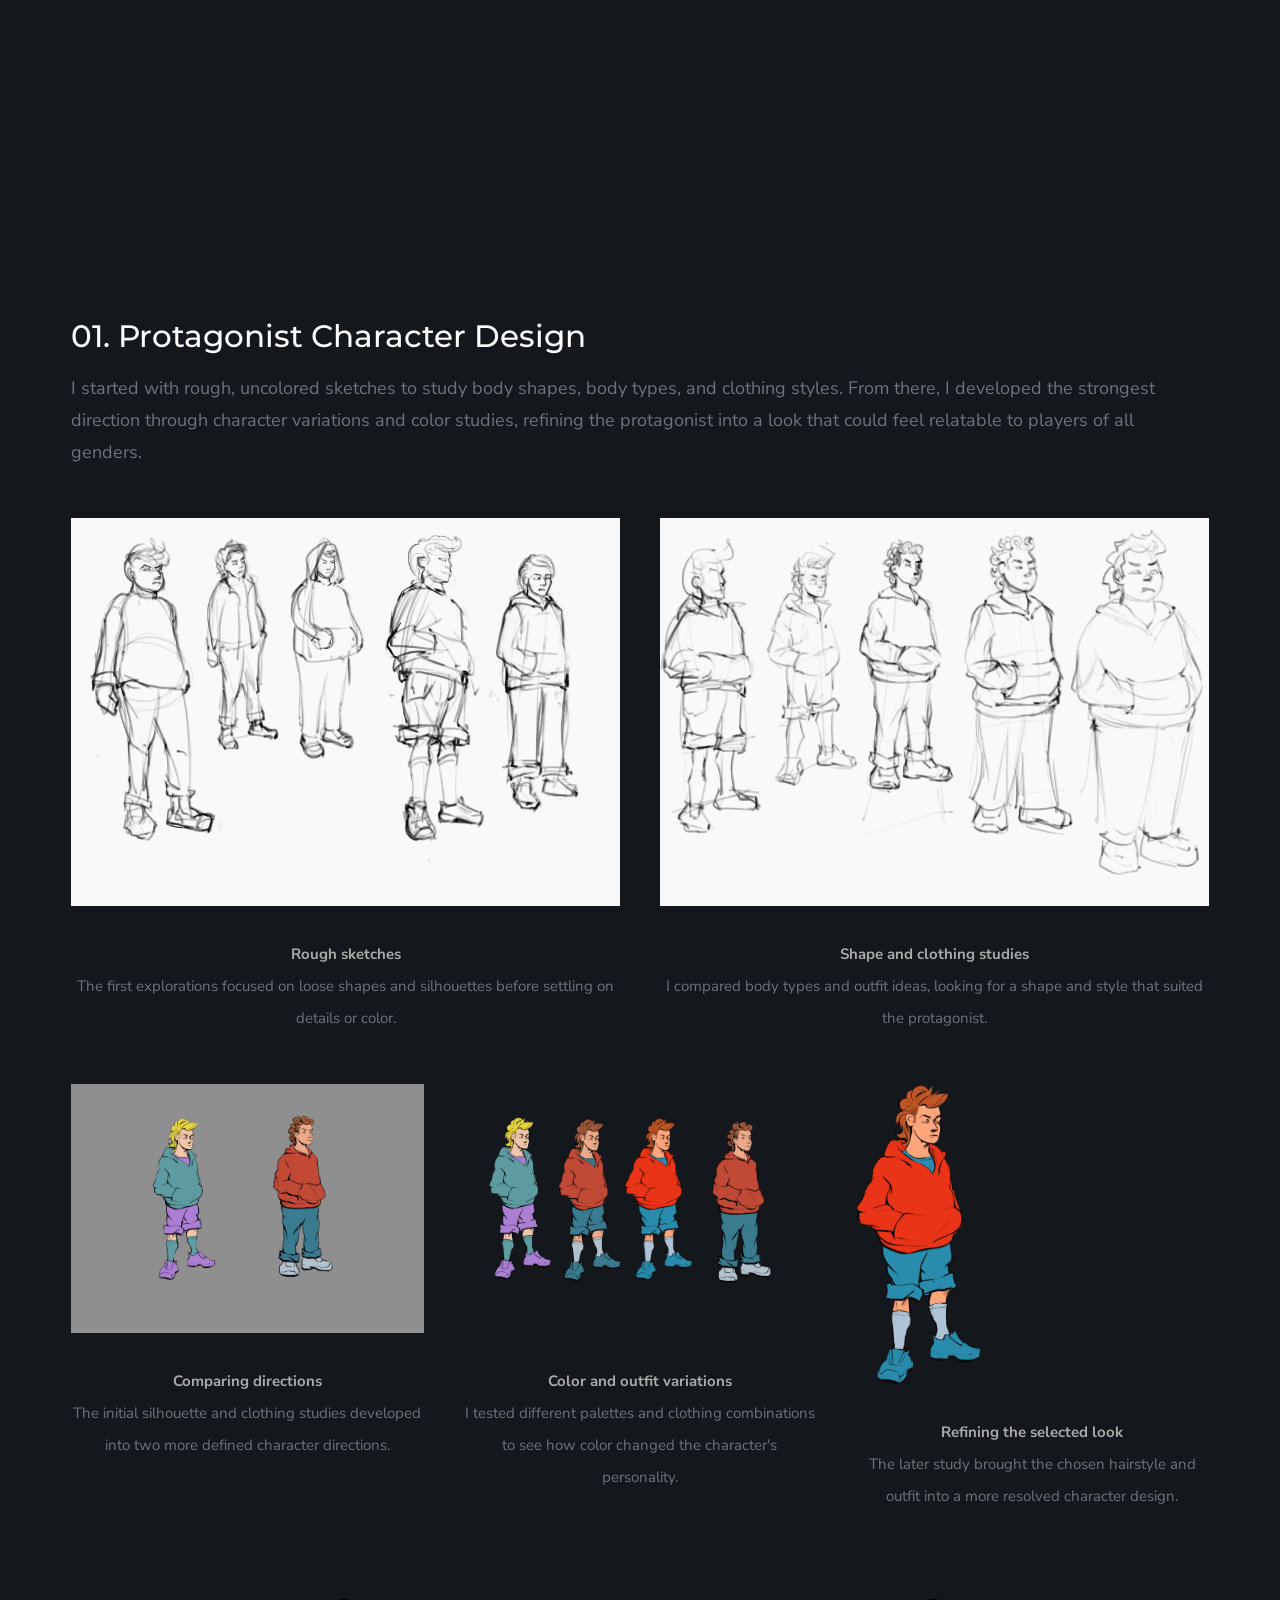
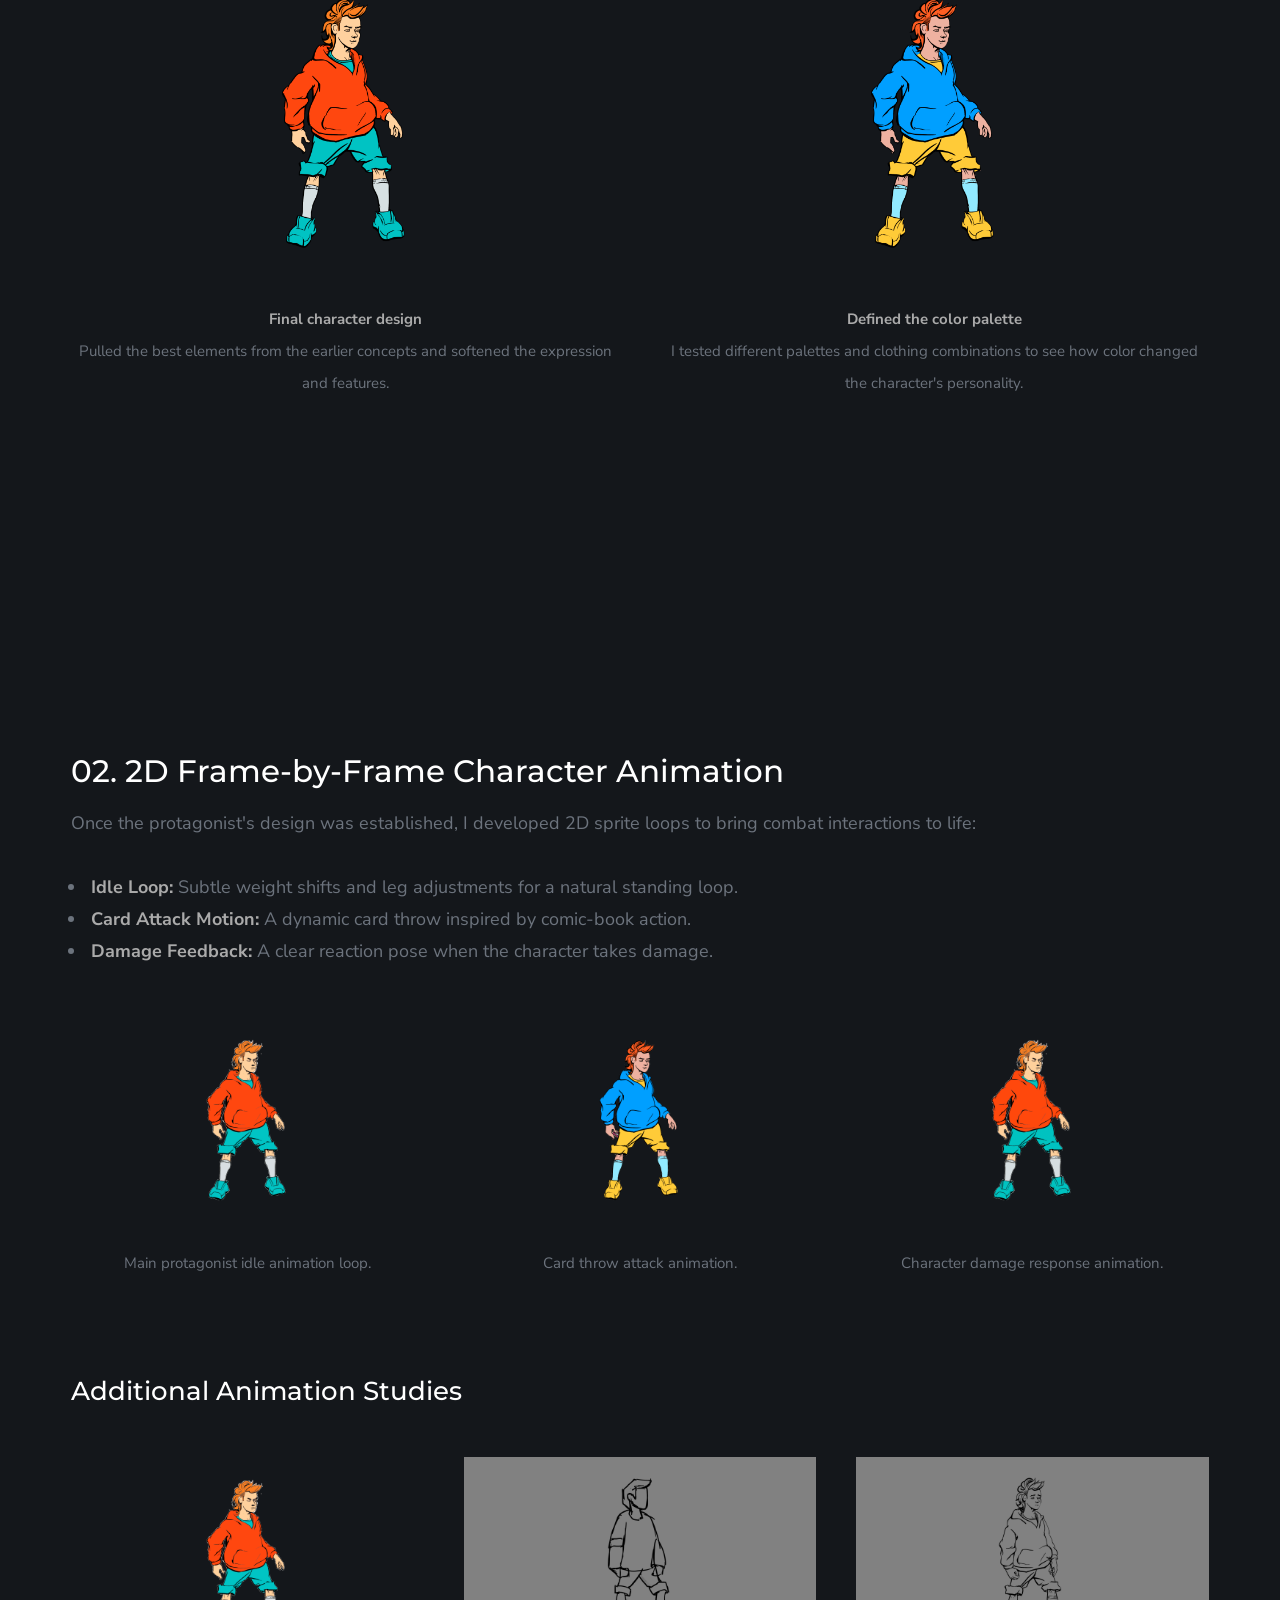
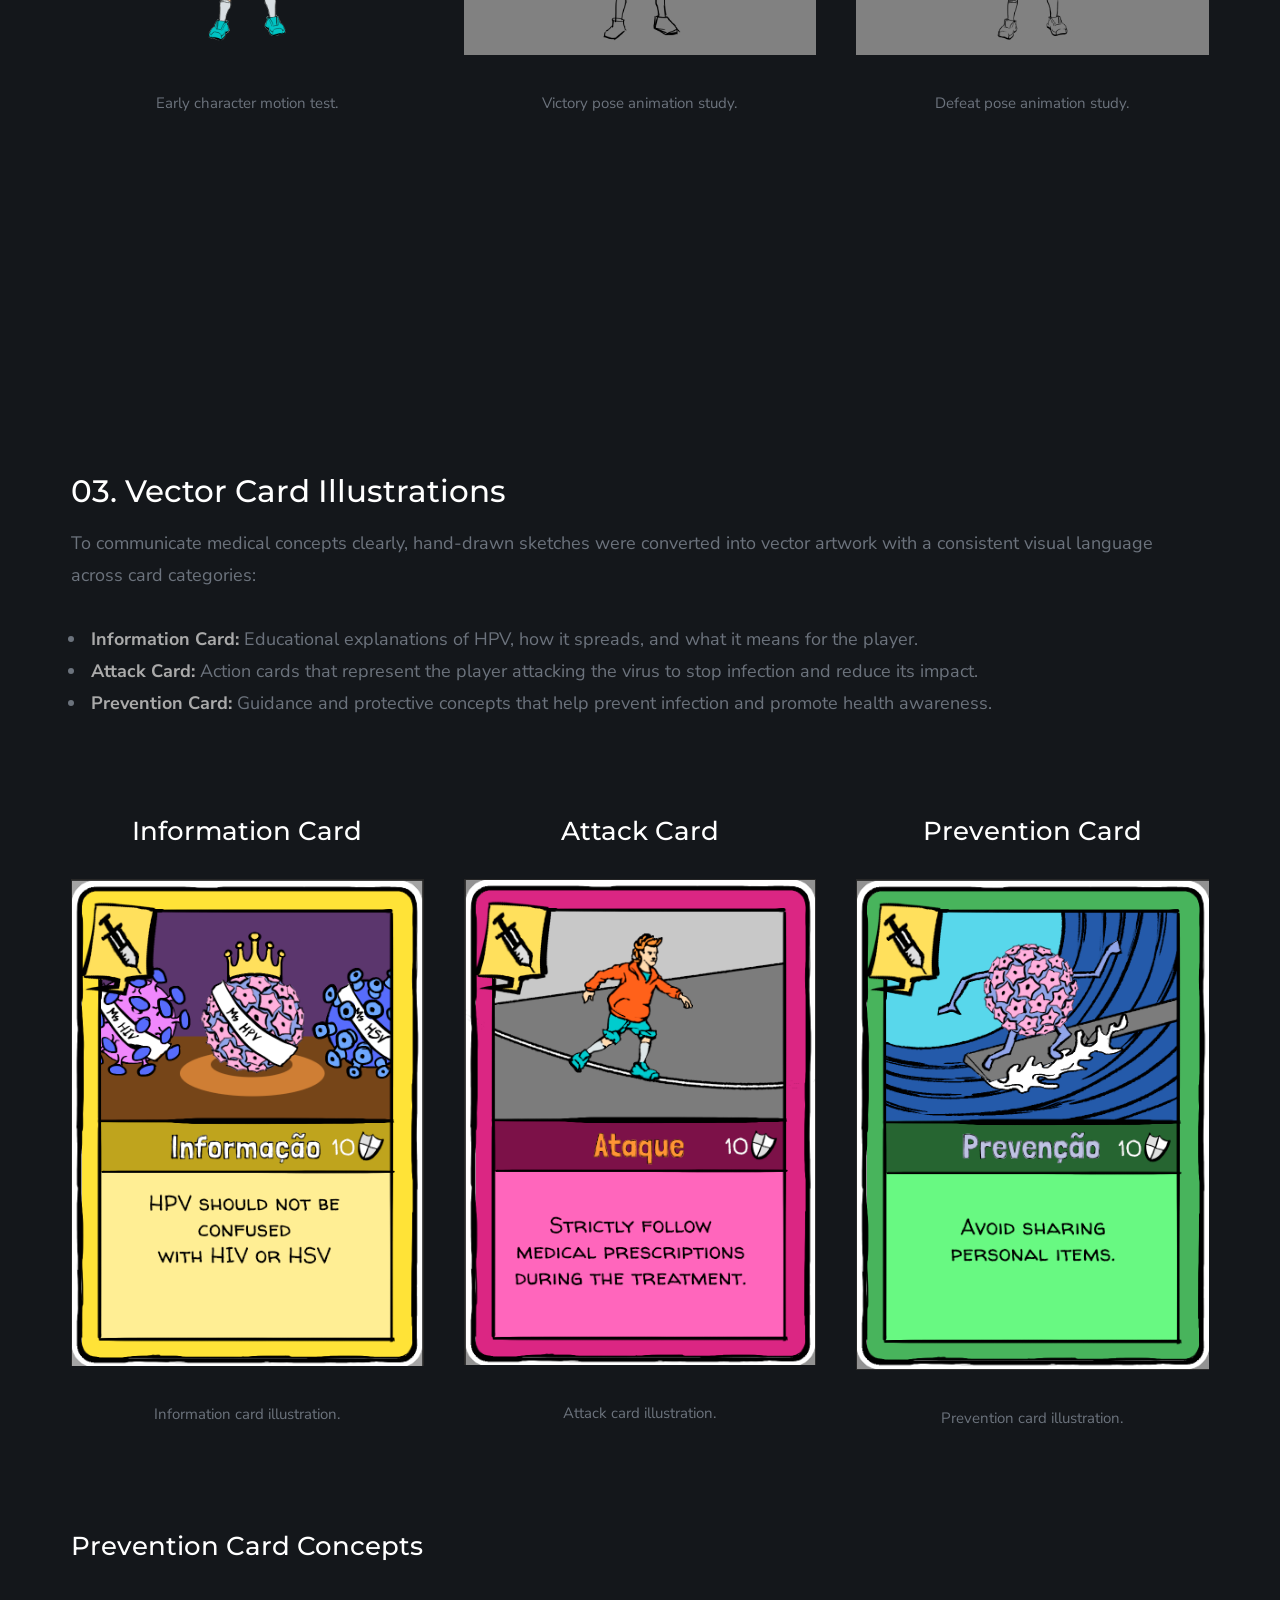
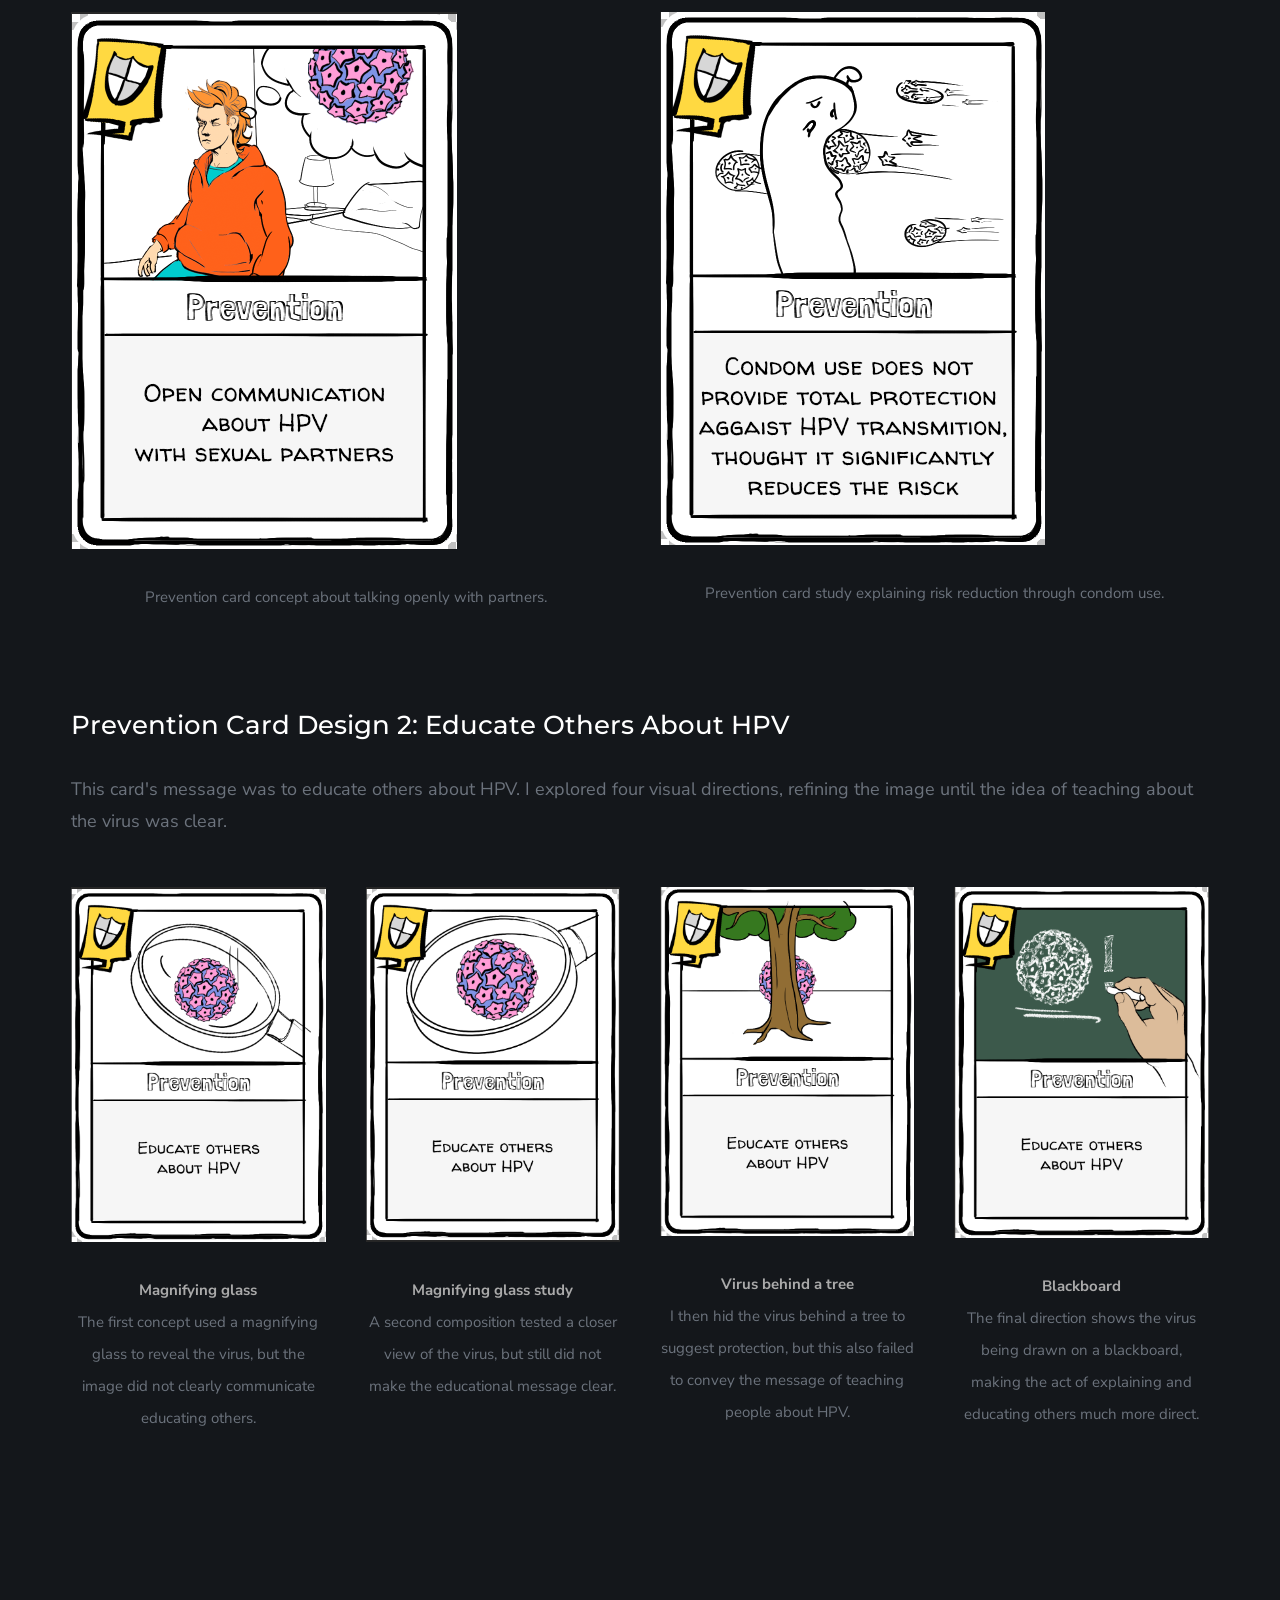
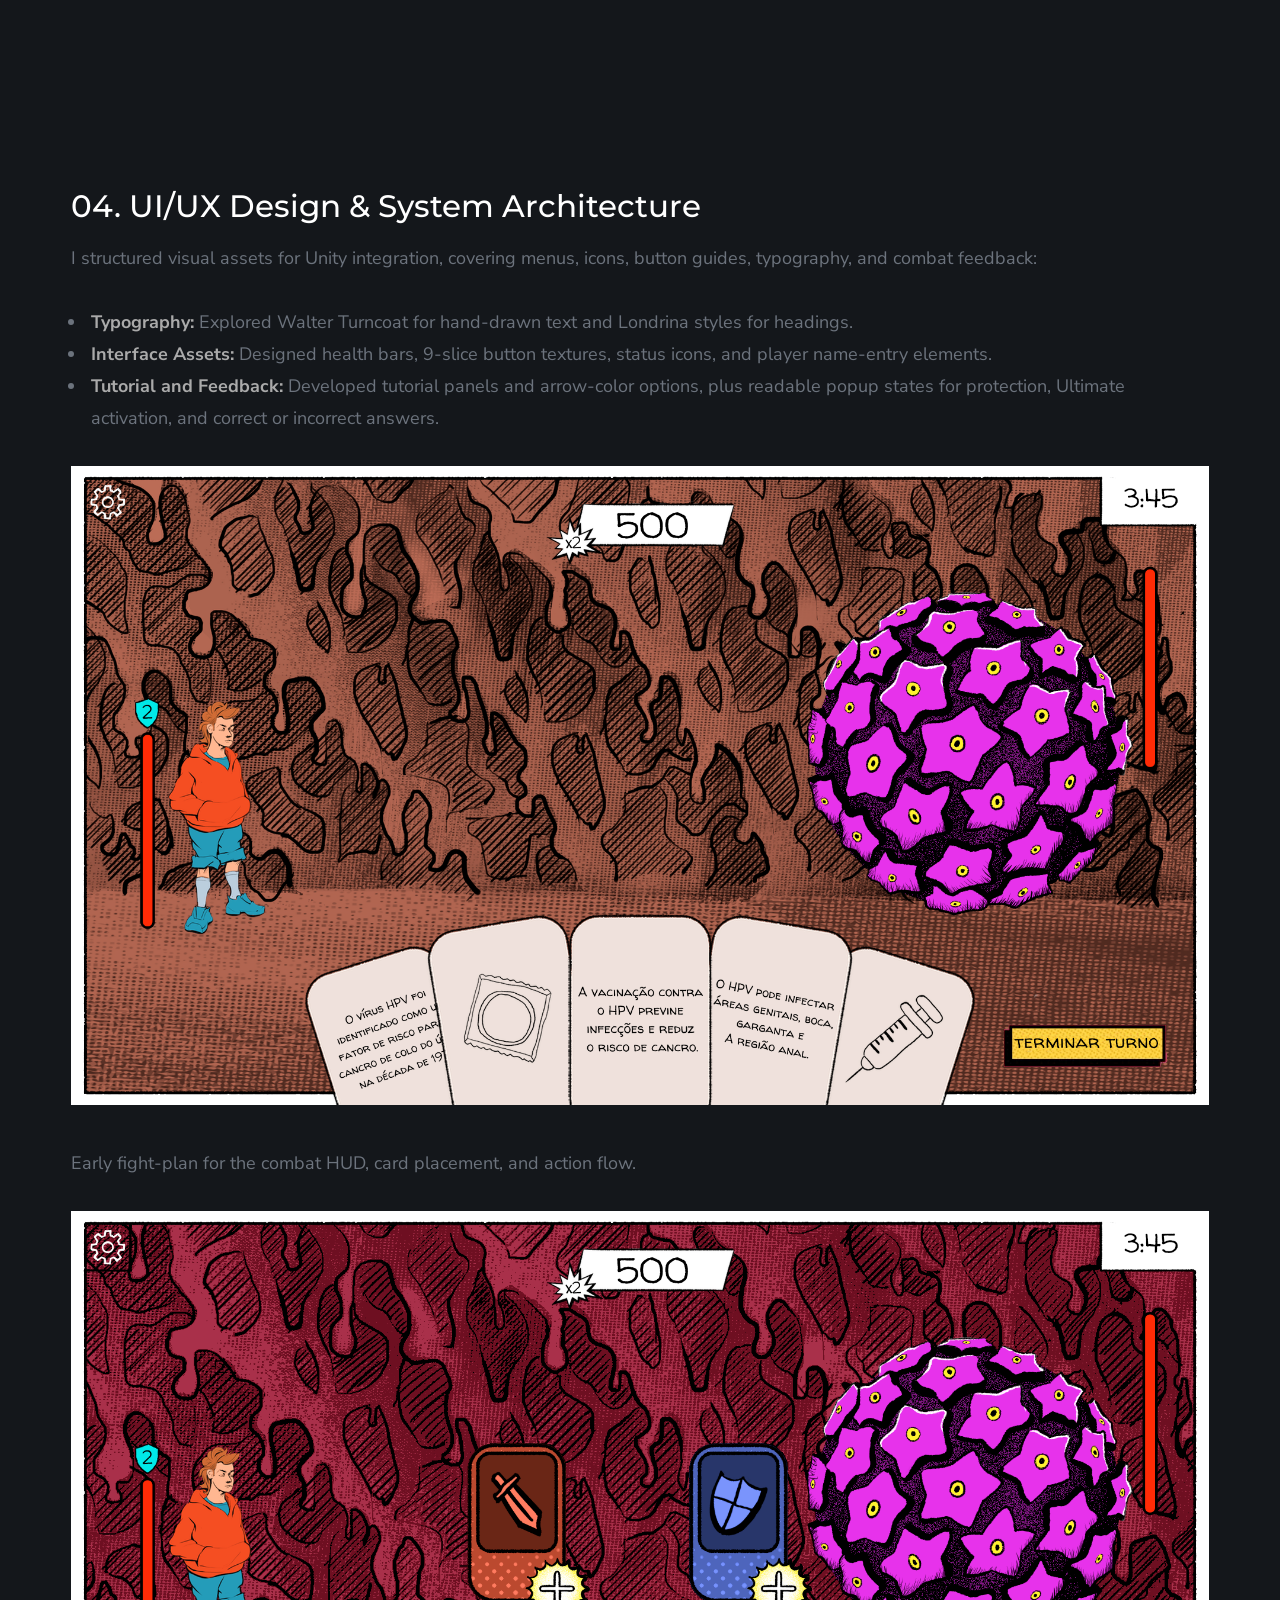
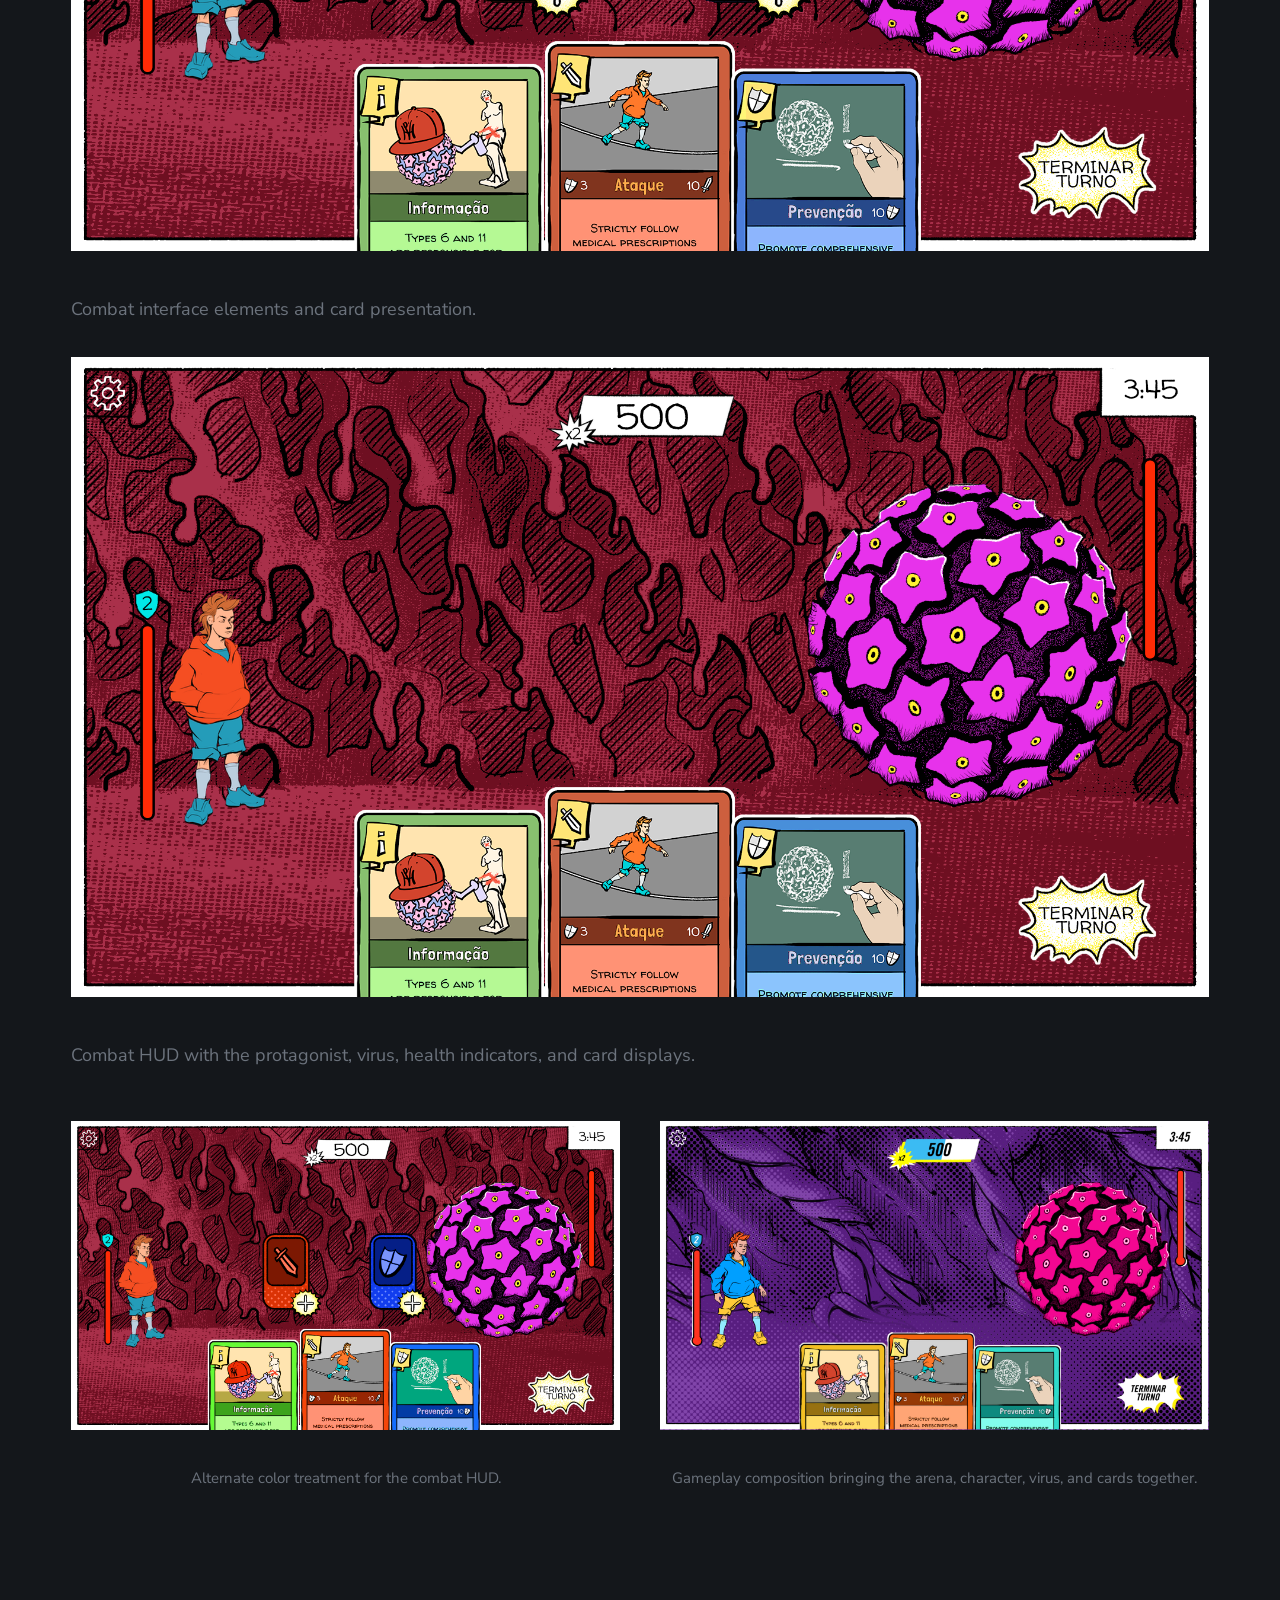
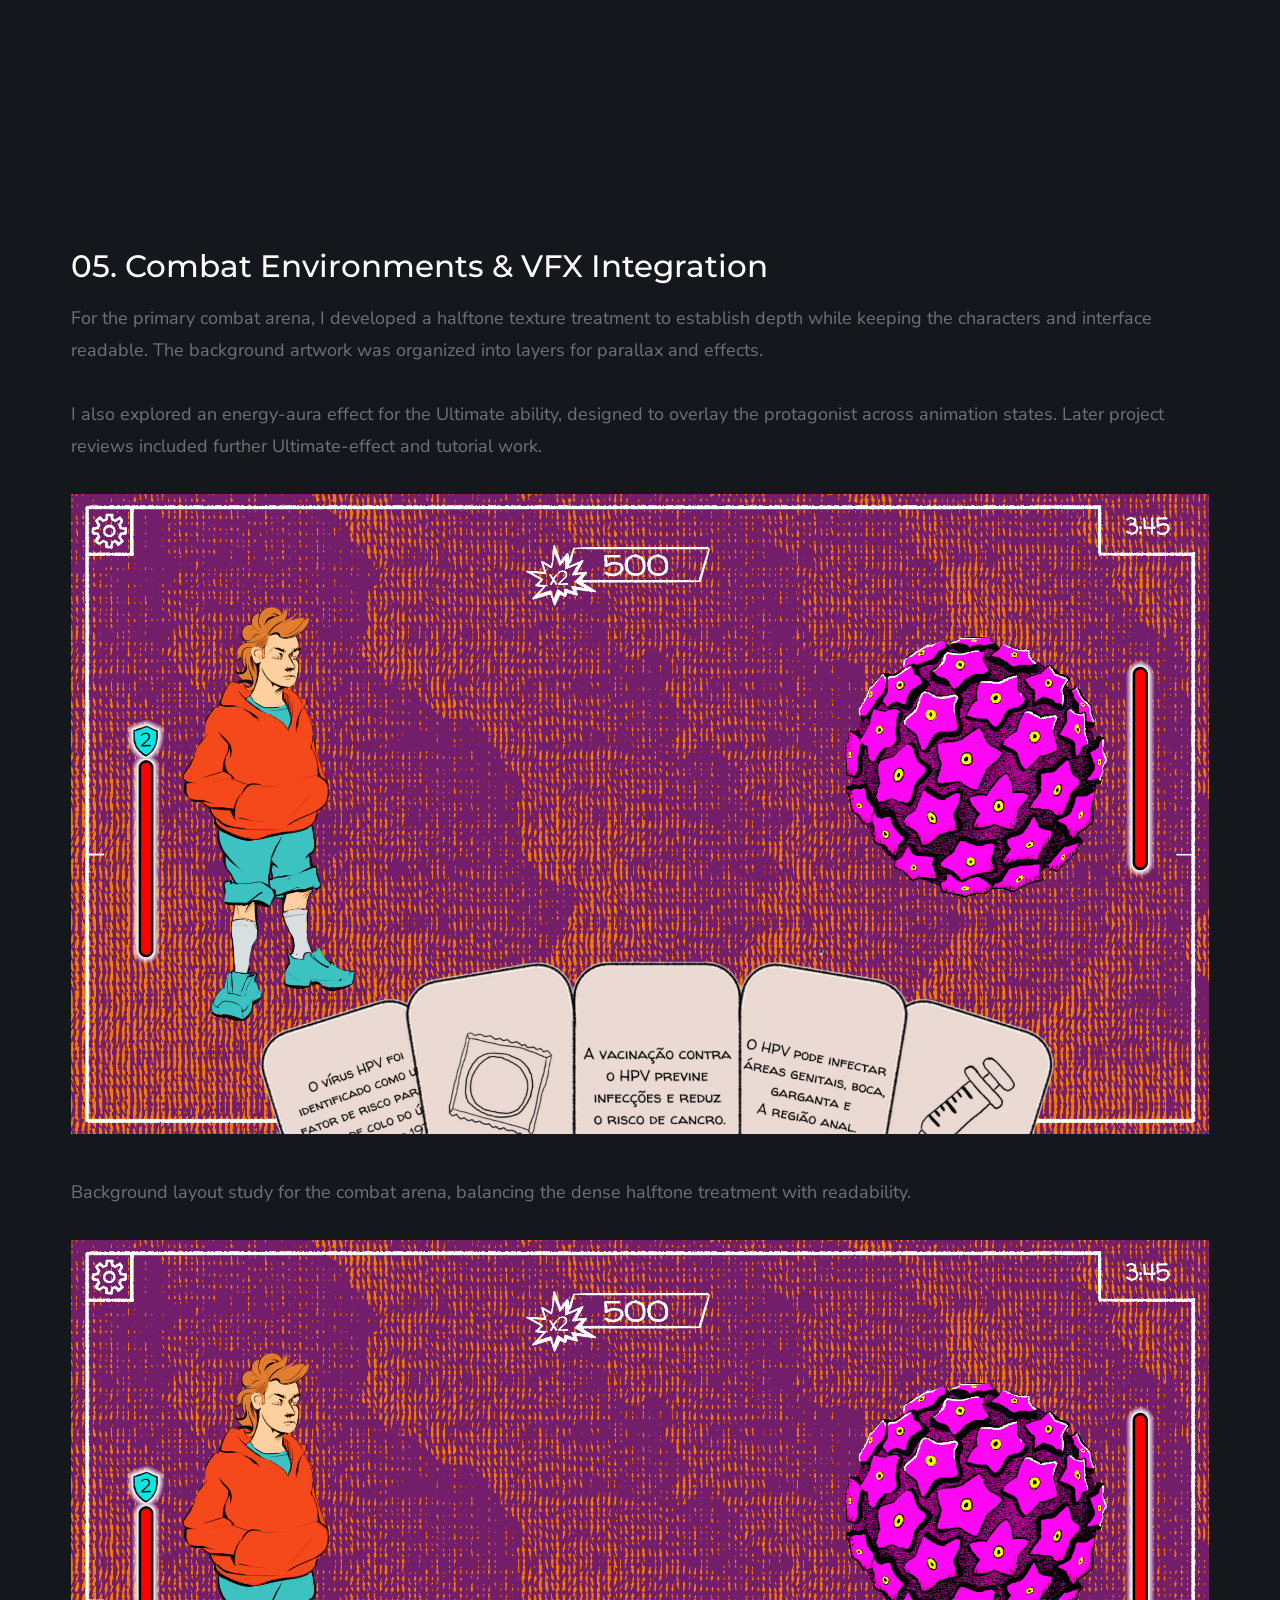
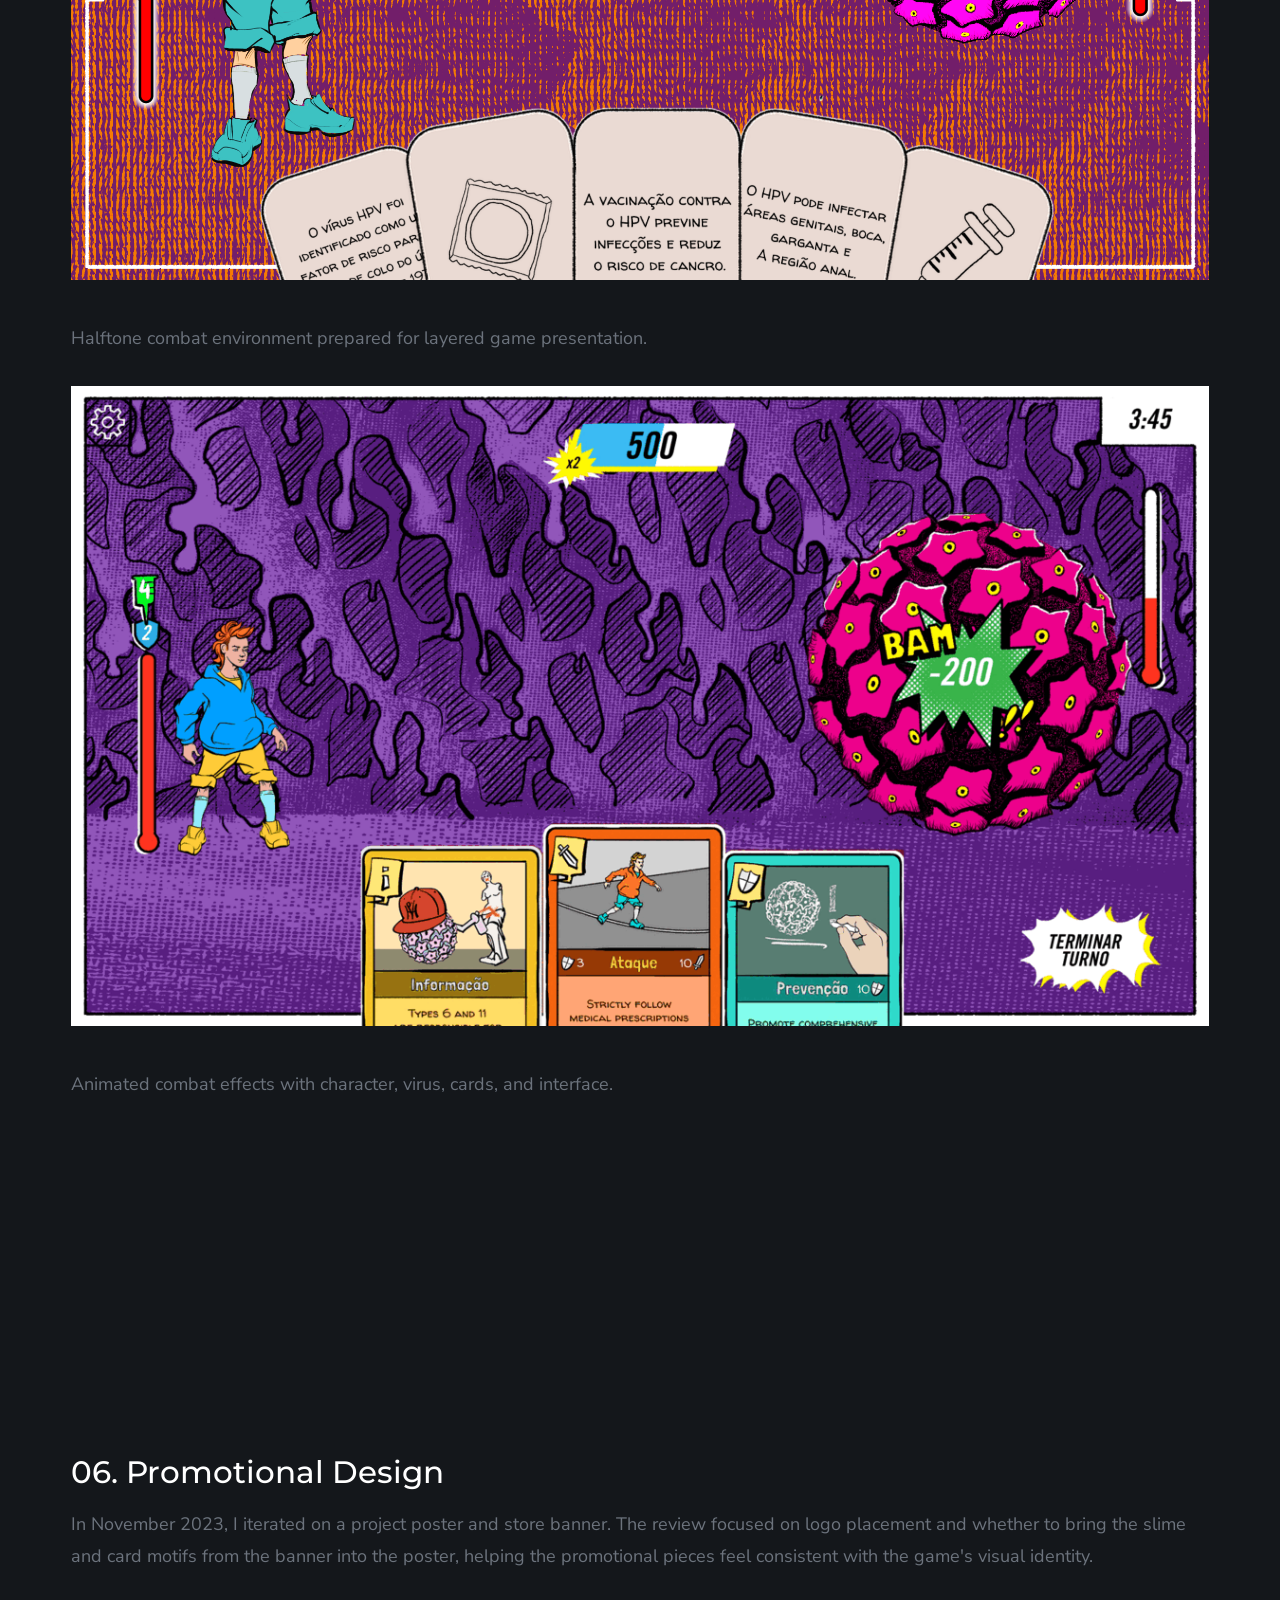
<file: HPVgame.html>
<!DOCTYPE html>
<html class="no-js" lang="en">
<head>

    <!--- basic page needs
    ================================================== -->
    <meta charset="utf-8">
    <title>HPV Combate Viral - Video Game</title>
    <meta name="description" content="Website to showcase Nuno's Art portfolio">
    <meta name="author" content="Nuno Baptista">

    <!-- mobile specific metas
    ================================================== -->
    <meta name="viewport" content="width=device-width, initial-scale=1">

    <!-- CSS
    ================================================== -->
    <link rel="stylesheet" href="css/styles.css">
    <link rel="stylesheet" href="css/vendor.css">

    <!-- script
    ================================================== -->
    <script src="js/modernizr.js"></script>
    <script defer src="js/fontawesome/all.min.js"></script>

    <!-- favicons
    ================================================== -->
    <!--    <link rel="apple-touch-icon" sizes="180x180" href="apple-touch-icon.png">-->
    <link rel="apple-touch-icon" sizes="180x180" href="NunoLogo.svg">
    <link rel="icon" type="image/png" sizes="32x32" href="favicon-32x32.png">
    <link rel="icon" type="image/png" sizes="16x16" href="favicon-16x16.png">
    <link rel="manifest" href="site.webmanifest">
    <link rel="icon" type="image/x-icon" href="favicon.ico">

    <style>
        strong {
            font-weight: bold;
            color: #aaaaaa; /* Optional: Change the color to your desired shade */
        }
        .sketch {
            background-color: #f9f9f9; /* Optional: Set a background color for the sketch images */
        }
    </style>

</head>
<body id="top">

    <div id="preloader">
        <div id="loader" class="dots-fade">
            <div></div>
            <div></div>
            <div></div>
        </div>
    </div>

    <header class="s-header">
        <div class="s-header__logo">
            <a href="index.html">
                <img src="images/logo2.svg" alt="Homepage">
            </a>
        </div>

        <div class="s-header__content">
            <nav class="s-header__nav-wrap">
                <ul class="s-header__nav">
                    <li><a href="index.html" title="Home">Home</a></li>
                    <li><a class="smoothscroll" href="#intro" title="Project overview">Overview</a></li>
                    <li><a class="smoothscroll" href="#milestones" title="Project milestones">Milestones</a></li>
                    <li><a class="smoothscroll" href="#character-design" title="Character design">Character Design</a></li>
                    <li><a class="smoothscroll" href="#game-art" title="Game art">Game Art</a></li>
                    <li><a class="smoothscroll" href="#ui-design" title="Interface and tutorials">UI &amp; Tutorials</a></li>
                </ul>
            </nav>

            <a href="mailto:nunobaptista57@gmail.com" class="btn btn--primary btn--small">
                <svg xmlns="http://www.w3.org/2000/svg" width="24" height="24" viewBox="0 0 24 24"><path d="M24 0l-6 22-8.129-7.239 7.802-8.234-10.458 7.227-7.215-1.754 24-12zm-15 16.668v7.332l3.258-4.431-3.258-2.901z"/></svg>
                Get In Touch
            </a>
        </div>

        <a class="s-header__menu-toggle" href="#0"><span>Menu</span></a>
    </header>

    <section id="hero" class="s-hero target-section">
        <div class="s-hero__bg" style="background-image: url('images/HPV/GraphicEffect.gif');">
            <div class="gradient-overlay"></div>
        </div>
        <div class="row s-hero__content">
            <div class="column">
                <h1 style="font-size: 15rem; color: #fff;">HPV <br>Combate Viral</h1>
                <div class="s-hero__content-about">
                    <p>Visual Development,<br>UI/UX Design & 2D Animation</p>
                </div>
            </div>
        </div>
        <div class="s-hero__scroll">
            <a href="#intro" class="s-hero__scroll-link smoothscroll">Scroll Down</a>
        </div>
    </section>

    <main>
        <section id="intro" class="s-about project-header">
            <div class="horizontal-line"></div>
            <div class="row">
                <div class="column large-12">
                    <div class="section-title" data-num="00" data-aos="fade-up">
                        <h3 class="h6">Project Overview</h3>
                    </div>
                    <h1 class="display-1">HPV Combate Viral (Project L)</h1>
                    <p class="lead subtitle">Visual Development, UI/UX Design & 2D Frame-by-Frame Animation</p>
                    <div class="project-meta">
                        <p><strong>Role:</strong> Concept Artist, UI/UX Designer, 2D Animator</p>
                        <p><strong>Timeline:</strong> June 2023 – February 2024</p>
                        <p><strong>Tools:</strong> Photoshop, Illustrator, Unity</p>
                    </div>
                </div>
            </div>
        </section>

        <section class="s-services project-section">
            <div class="row"><div class="column large-12">
            <h3>About the Project</h3>
            <p>
                <strong>HPV Combate Viral</strong> (internally developed as <em>Project L</em>) is an educational serious game designed to spread awareness about the Human Papillomavirus (HPV), its transmission pathways, prevention methods, and age group implications through accessible card-battler gameplay mechanics.
            </p>
            <p>
                My work encompassed visual development across character design, frame-by-frame 2D animation, interface and card illustration, halftone environments, visual effects, and promotional design.
            </p>
            </div></div>
        </section>

        <section id="milestones" class="s-services project-section">
            <div class="row"><div class="column large-12">
                <h3>Project Milestones</h3>
                <div class="row">
                    <div class="column large-6 w-900-stack">
                        <p><strong>June 29–30, 2023 · Character direction</strong><br>Started protagonist exploration and aligned on a gender-neutral high-school character, with the team discussing clothing and hairstyle choices.</p>
                    </div>
                    <div class="column large-6 w-900-stack">
                        <p><strong>July 1–13, 2023 · Visual language and animation</strong><br>Explored hand-drawn typography and halftone treatments, developed early combat backgrounds and interface layouts, then shared character animation tests and frame exports.</p>
                    </div>
                    <div class="column large-6 w-900-stack">
                        <p><strong>July 18–28, 2023 · Card illustrations</strong><br>Developed prevention, transmission, and attack-card concepts, revising sketches and converting selected artwork into vector designs.</p>
                    </div>
                    <div class="column large-6 w-900-stack">
                        <p><strong>August 1–11, 2023 · Backgrounds and interface polish</strong><br>Refined the combat background and visual effects while polishing interface assets and icons.</p>
                    </div>
                    <div class="column large-6 w-900-stack">
                        <p><strong>November 9–18, 2023 · Promotional design</strong><br>Iterated on the poster and store banner, discussing logo placement and whether to carry card and slime motifs across the designs.</p>
                    </div>
                    <div class="column large-6 w-900-stack">
                        <p><strong>December 14, 2023 · Artwork review</strong><br>Shared work for an artwork-phase review and gathered feedback on the project's visual direction.</p>
                    </div>
                    <div class="column large-6 w-900-stack">
                        <p><strong>January 2024 · Tutorial and Ultimate effects</strong><br>Developed tutorial panels and arrow-color options alongside visual exploration for the Ultimate ability.</p>
                    </div>
                    <div class="column large-6 w-900-stack">
                        <p><strong>February 2–6, 2024 · Combat popups</strong><br>Refined popup designs for protection, Ultimate activation, and right or wrong answers through team feedback.</p>
                    </div>
                </div>
            </div></div>
        </section>

        <!-- SECTION 1: CHARACTER DESIGN -->
        <section id="character-design" class="s-services project-section">
            <div class="row"><div class="column large-12">
            <h3>01. Protagonist Character Design</h3>
            <p>
                I started with rough, uncolored sketches to study body shapes, body types, and clothing styles. From there, I developed the strongest direction through character variations and color studies, refining the protagonist into a look that could feel relatable to players of all genders.
            </p>

            <div class="row">
                <div class="large-6 mob-12 column" data-aos="fade-up">
                    <figure>
                        <img src="images/HPV/L_concepts1.png" class="sketch" alt="First rough, uncolored protagonist sketches exploring body shapes and clothing" data-aos="fade-up">
                        <figcaption><strong>Rough sketches</strong><br>The first explorations focused on loose shapes and silhouettes before settling on details or color.</figcaption>
                    </figure>
                </div>
                <div class="large-6 mob-12 column" data-aos="fade-up">
                    <figure>
                        <img src="images/HPV/L_concepts2.png" class="sketch" alt="Second rough, uncolored protagonist sketches studying body types and clothing styles" data-aos="fade-up">
                        <figcaption><strong>Shape and clothing studies</strong><br>I compared body types and outfit ideas, looking for a shape and style that suited the protagonist.</figcaption>
                    </figure>
                </div>
            </div>

            <div class="row">
                <div class="large-4 mob-12 column" data-aos="fade-up">
                    <figure>
                        <img src="images/HPV/L_concepts3.png" alt="Two colored protagonist concepts comparing hairstyle, body shape, and clothing" data-aos="fade-up">
                        <figcaption><strong>Comparing directions</strong><br>The initial silhouette and clothing studies developed into two more defined character directions.</figcaption>
                    </figure>
                </div>
                <div class="large-4 mob-12 column" data-aos="fade-up">
                    <figure>
                        <img src="images/HPV/L_concepts4.png" alt="Protagonist design variations comparing colors and clothing" data-aos="fade-up">
                        <figcaption><strong>Color and outfit variations</strong><br>I tested different palettes and clothing combinations to see how color changed the character's personality.</figcaption>
                    </figure>
                </div>
                <div class="large-4 mob-12 column" data-aos="fade-up">
                    <figure>
                        <img src="images/HPV/L_concepts5.png" style="max-height: 300px; align-items: center;" alt="Refined protagonist concept with the selected hairstyle and outfit" data-aos="fade-up">
                        <figcaption><strong>Refining the selected look</strong><br>The later study brought the chosen hairstyle and outfit into a more resolved character design.</figcaption>
                    </figure>
                </div>
            </div>
            
            <div class="row">
                <div class="large-6 mob-12 column" data-aos="fade-up">
                    <figure>
                        <img src="images/HPV/character-early-concept.png" alt="First rough, uncolored protagonist sketches exploring body shapes and clothing" data-aos="fade-up">
                        <figcaption><strong>Final character design</strong><br>Pulled the best elements from the earlier concepts and softened the expression and features.</figcaption>
                    </figure>
                </div>
                <div class="large-6 mob-12 column" data-aos="fade-up">
                    <figure>
                        <img src="images/HPV/character-color-study.png" alt="Second rough, uncolored protagonist sketches studying body types and clothing styles" data-aos="fade-up">
                        <figcaption><strong>Defined the color palette</strong><br>I tested different palettes and clothing combinations to see how color changed the character's personality.</figcaption>
                    </figure>
                </div>
            </div>
        </section>

        <!-- SECTION 2: ANIMATION -->
        <section id="game-art" class="s-services project-section">
            <div class="row"><div class="column large-12">
            <h3>02. 2D Frame-by-Frame Character Animation</h3>
            <p>
                Once the protagonist's design was established, I developed 2D sprite loops to bring combat interactions to life:
            </p>
            <ul>
                <li><strong>Idle Loop:</strong> Subtle weight shifts and leg adjustments for a natural standing loop.</li>
                <li><strong>Card Attack Motion:</strong> A dynamic card throw inspired by comic-book action.</li>
                <li><strong>Damage Feedback:</strong> A clear reaction pose when the character takes damage.</li>
            </ul>

            <div class="row">
                <div class="large-4 mob-12 column" data-aos="fade-up">
                    <figure>
                        <img src="images/HPV/idle-animation.gif" alt="Main protagonist idle animation loop" data-aos="fade-up">
                        <figcaption>Main protagonist idle animation loop.</figcaption>
                    </figure>
                </div>
                <div class="large-4 mob-12 column" data-aos="fade-up">
                    <figure>
                        <img src="images/HPV/card-attack.gif" alt="Card throw attack animation" data-aos="fade-up">
                        <figcaption>Card throw attack animation.</figcaption>
                    </figure>
                </div>
                <div class="large-4 mob-12 column" data-aos="fade-up">
                    <figure>
                        <img src="images/HPV/damage-reaction.gif" alt="Character damage response animation" data-aos="fade-up">
                        <figcaption>Character damage response animation.</figcaption>
                    </figure>
                </div>
            </div>

            <h4 class="h-add-bottom">Additional Animation Studies</h4>
            <div class="row">
                <div class="large-4 mob-12 column" data-aos="fade-up">
                    <figure>
                        <img src="images/HPV/animation-test-07.gif" alt="Early character animation test" data-aos="fade-up">
                        <figcaption>Early character motion test.</figcaption>
                    </figure>
                </div>
                <div class="large-4 mob-12 column" data-aos="fade-up">
                    <figure>
                        <img src="images/HPV/victory-animation-test.gif" alt="Victory animation study" data-aos="fade-up">
                        <figcaption>Victory pose animation study.</figcaption>
                    </figure>
                </div>
                <div class="large-4 mob-12 column" data-aos="fade-up">
                    <figure>
                        <img src="images/HPV/defeat-animation-test.gif" alt="Defeat animation study" data-aos="fade-up">
                        <figcaption>Defeat pose animation study.</figcaption>
                    </figure>
                </div>
            </div>
            </div></div>
        </section>

        <!-- SECTION 3: VECTOR CARDS -->
        <section class="s-services project-section">
            <div class="row"><div class="column large-12">
            <h3>03. Vector Card Illustrations</h3>
            <p>
                To communicate medical concepts clearly, hand-drawn sketches were converted into vector artwork with a consistent visual language across card categories:
            </p>
            <ul>
                <li><strong>Information Card:</strong> Educational explanations of HPV, how it spreads, and what it means for the player.</li>
                <li><strong>Attack Card:</strong> Action cards that represent the player attacking the virus to stop infection and reduce its impact.</li>
                <li><strong>Prevention Card:</strong> Guidance and protective concepts that help prevent infection and promote health awareness.</li>
            </ul>

            <div class="row">
                <div class="large-4 mob-12 column" data-aos="fade-up">
                    <h4 class="h-add-bottom" style="text-align: center">Information Card</h4>
                    <figure>
                        <img src="images/HPV/information-card.png" alt="HPV information card illustration" data-aos="fade-up">
                        <figcaption>Information card illustration.</figcaption>
                    </figure>
                </div>

                <div class="large-4 mob-12 column" data-aos="fade-up">
                    <h4 class="h-add-bottom" style="text-align: center">Attack Card</h4>
                    <figure>
                        <img src="images/HPV/attack-card.png" alt="Attack card illustration" data-aos="fade-up">
                        <figcaption>Attack card illustration.</figcaption>
                    </figure>
                </div>

                <div class="large-4 mob-12 column" data-aos="fade-up">
                    <h4 class="h-add-bottom" style="text-align: center">Prevention Card</h4>
                    <figure>
                        <img src="images/HPV/prevention-card.png" alt="Prevention card illustration" data-aos="fade-up">
                        <figcaption>Prevention card illustration.</figcaption>
                    </figure>
                </div>
            </div>

            <h4 class="h-add-bottom">Prevention Card Concepts</h4>
            <div class="row">
                <div class="large-6 mob-12 column" data-aos="fade-up">
                    <figure>
                        <img src="images/HPV/prevention-card-concept.png" alt="Prevention card concept about communication" data-aos="fade-up">
                        <figcaption>Prevention card concept about talking openly with partners.</figcaption>
                    </figure>
                </div>
                <div class="large-6 mob-12 column" data-aos="fade-up">
                    <figure>
                        <img src="images/HPV/prevention-card-final-study.png" alt="Prevention card study about condom use" data-aos="fade-up">
                        <figcaption>Prevention card study explaining risk reduction through condom use.</figcaption>
                    </figure>
                </div>
            </div>

            <h4 class="h-add-bottom">Prevention Card Design 2: Educate Others About HPV</h4>
            <p>
                This card's message was to educate others about HPV. I explored four visual directions, refining the image until the idea of teaching about the virus was clear.
            </p>
            <div class="row">
                <div class="large-3 mob-12 column" data-aos="fade-up">
                    <figure>
                        <img src="images/HPV/prevention%20card%20design%202a.png" alt="First prevention card concept, showing an HPV virus under a magnifying glass" data-aos="fade-up">
                        <figcaption><strong>Magnifying glass</strong><br>The first concept used a magnifying glass to reveal the virus, but the image did not clearly communicate educating others.</figcaption>
                    </figure>
                </div>
                <div class="large-3 mob-12 column" data-aos="fade-up">
                    <figure>
                        <img src="images/HPV/prevention%20card%20design%202b.png" alt="Second prevention card concept, with a closer view of the HPV virus under a magnifying glass" data-aos="fade-up">
                        <figcaption><strong>Magnifying glass study</strong><br>A second composition tested a closer view of the virus, but still did not make the educational message clear.</figcaption>
                    </figure>
                </div>
                <div class="large-3 mob-12 column" data-aos="fade-up">
                    <figure>
                        <img src="images/HPV/prevention%20card%20design%202c.png" alt="Third prevention card concept, with the HPV virus partly hidden behind a tree" data-aos="fade-up">
                        <figcaption><strong>Virus behind a tree</strong><br>I then hid the virus behind a tree to suggest protection, but this also failed to convey the message of teaching people about HPV.</figcaption>
                    </figure>
                </div>
                <div class="large-3 mob-12 column" data-aos="fade-up">
                    <figure>
                        <img src="images/HPV/prevention%20card%20design%202d.png" alt="Fourth prevention card concept, showing the HPV virus drawn on a classroom blackboard" data-aos="fade-up">
                        <figcaption><strong>Blackboard</strong><br>The final direction shows the virus being drawn on a blackboard, making the act of explaining and educating others much more direct.</figcaption>
                    </figure>
                </div>
            </div>
            </div></div>
        </section>

        <!-- SECTION 4: UI/UX DESIGN -->
        <section id="ui-design" class="s-services project-section">
            <div class="row"><div class="column large-12">
            <h3>04. UI/UX Design & System Architecture</h3>
            <p>
                I structured visual assets for Unity integration, covering menus, icons, button guides, typography, and combat feedback:
            </p>
            <ul>
                <li><strong>Typography:</strong> Explored Walter Turncoat for hand-drawn text and Londrina styles for headings.</li>
                <li><strong>Interface Assets:</strong> Designed health bars, 9-slice button textures, status icons, and player name-entry elements.</li>
                <li><strong>Tutorial and Feedback:</strong> Developed tutorial panels and arrow-color options, plus readable popup states for protection, Ultimate activation, and correct or incorrect answers.</li>
            </ul>

            <div class="media-container">
                <img src="images/HPV/ui-fight-plan.png" alt="Combat interface and card layout plan" class="portfolio-img">
                <p class="caption">Early fight-plan for the combat HUD, card placement, and action flow.</p>
            </div>

            <div class="media-container">
                <img src="images/HPV/ui-kit-overview.png" alt="Combat interface icons and cards" class="portfolio-img">
                <p class="caption">Combat interface elements and card presentation.</p>
            </div>

            <div class="media-container">
                <img src="images/HPV/combat-hud.png" alt="In-Game HUD Mockup" class="portfolio-img">
                <p class="caption">Combat HUD with the protagonist, virus, health indicators, and card displays.</p>
            </div>

            <div class="row">
                <div class="large-6 mob-12 column" data-aos="fade-up">
                    <figure>
                        <img src="images/HPV/combat-hud-color-study.png" alt="Alternate combat HUD color study" data-aos="fade-up">
                        <figcaption>Alternate color treatment for the combat HUD.</figcaption>
                    </figure>
                </div>
                <div class="large-6 mob-12 column" data-aos="fade-up">
                    <figure>
                        <img src="images/HPV/combat-gameplay-screen.png" alt="Combat gameplay screen with health bars, cards, and virus" data-aos="fade-up">
                        <figcaption>Gameplay composition bringing the arena, character, virus, and cards together.</figcaption>
                    </figure>
                </div>
            </div>
            </div></div>
        </section>

        <!-- SECTION 5: ENVIRONMENTS & VFX -->
        <section class="s-services project-section">
            <div class="row"><div class="column large-12">
            <h3>05. Combat Environments & VFX Integration</h3>
            <p>
                For the primary combat arena, I developed a halftone texture treatment to establish depth while keeping the characters and interface readable. The background artwork was organized into layers for parallax and effects.
            </p>
            <p>
                I also explored an energy-aura effect for the Ultimate ability, designed to overlay the protagonist across animation states. Later project reviews included further Ultimate-effect and tutorial work.
            </p>

            <div class="media-container">
                <img src="images/HPV/combat-background-layout.png" alt="Combat arena background direction study" class="portfolio-img">
                <p class="caption">Background layout study for the combat arena, balancing the dense halftone treatment with readability.</p>
            </div>

            <div class="media-container">
                <img src="images/HPV/combat-arena.png" alt="Combat arena background" class="portfolio-img">
                <p class="caption">Halftone combat environment prepared for layered game presentation.</p>
            </div>

            <div class="media-container">
                <img src="images/HPV/combat-effects.gif" alt="Animated combat effects and interface" class="portfolio-img">
                <p class="caption">Animated combat effects with character, virus, cards, and interface.</p>
            </div>
            
        </section>

        <!-- SECTION 6: PROMOTIONAL DESIGN -->
        <section class="s-services project-section">
            <div class="row"><div class="column large-12">
            <h3>06. Promotional Design</h3>
            <p>
                In November 2023, I iterated on a project poster and store banner. The review focused on logo placement and whether to bring the slime and card motifs from the banner into the poster, helping the promotional pieces feel consistent with the game's visual identity.
            </p>

            <div class="row">
                <div class="large-4 mob-12 column" data-aos="fade-up">
                    <figure>
                        <img src="images/HPV/image.png" alt="Vertical promotional poster for HPV Combate Viral featuring the protagonist and HPV viruses" data-aos="fade-up">
                        <figcaption>Project poster featuring the protagonist, HPV viruses, and the game's bold comic-inspired visual style.</figcaption>
                    </figure>
                </div>
                <div class="large-8 mob-12 column" data-aos="fade-up">
                    <figure>
                        <img src="images/HPV/opt1_v2.png" alt="Wide promotional store banner for HPV Combate Viral with the protagonist, cards, and HPV viruses" data-aos="fade-up">
                        <figcaption>Store banner carrying the character, card imagery, and virus illustrations into a wide promotional format.</figcaption>
                    </figure>
                </div>
            </div>
            </div></div>
        </section>

    </main>

    <footer class="s-footer">
        <div class="row">
            <div class="column large-12">
            <p>&copy; Nuno Baptista. All rights reserved.</p>
            </div>
        </div>
    </footer>

    <script src="js/jquery-3.2.1.min.js"></script>
    <script src="js/plugins.js"></script>
    <script src="js/main.js"></script>

</body>
</html>
</file>
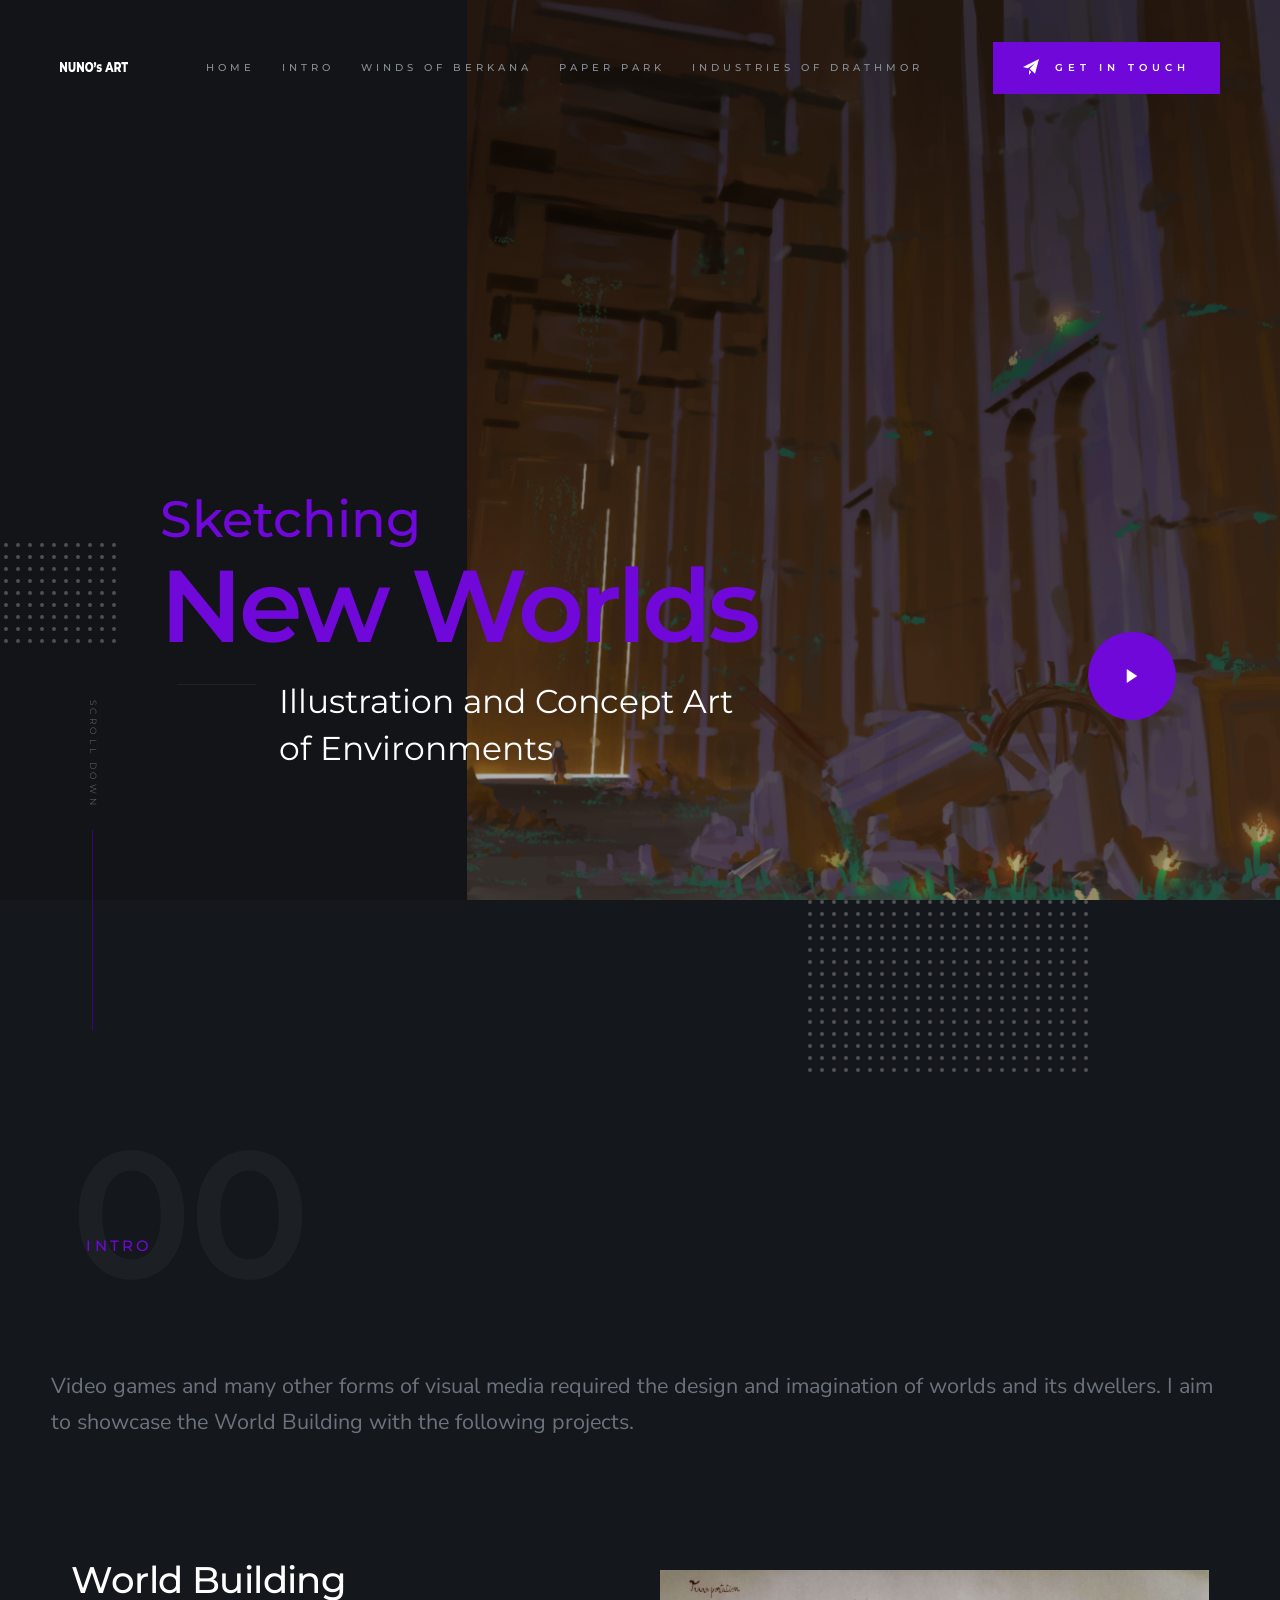
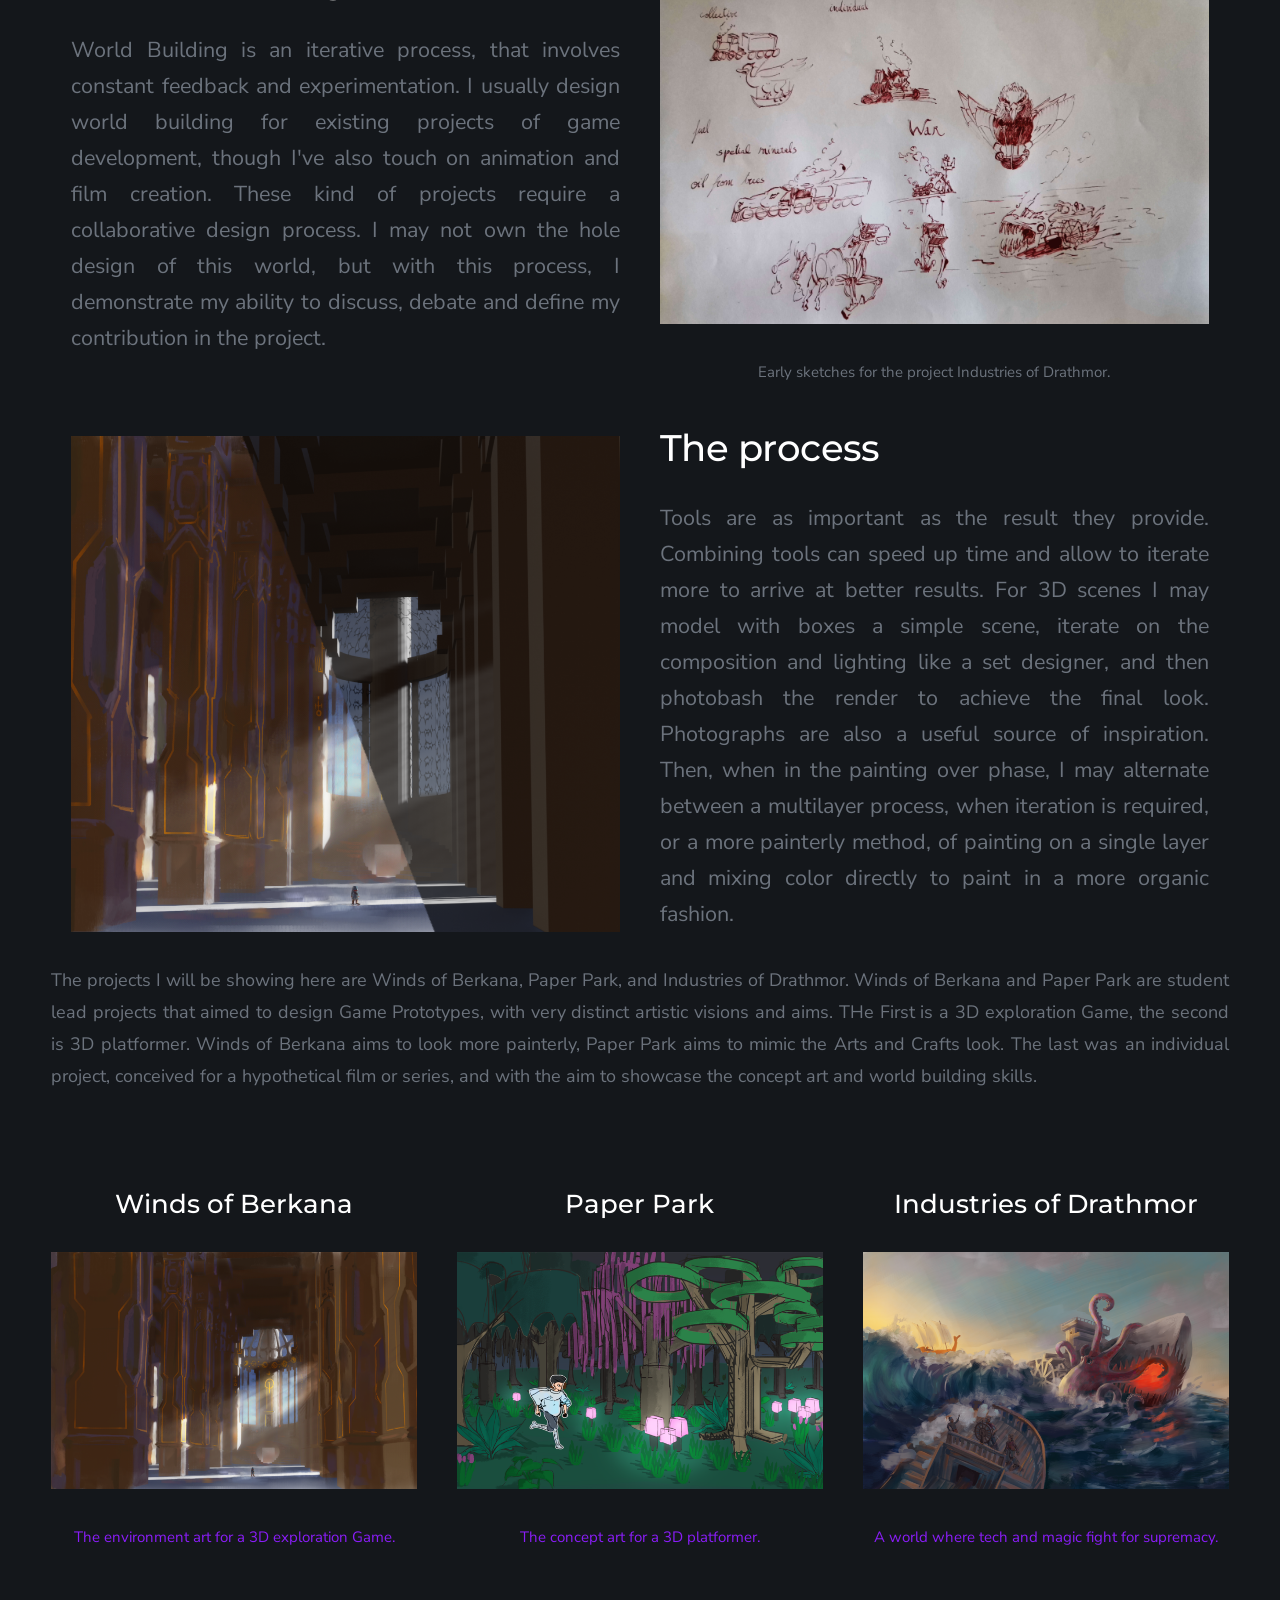
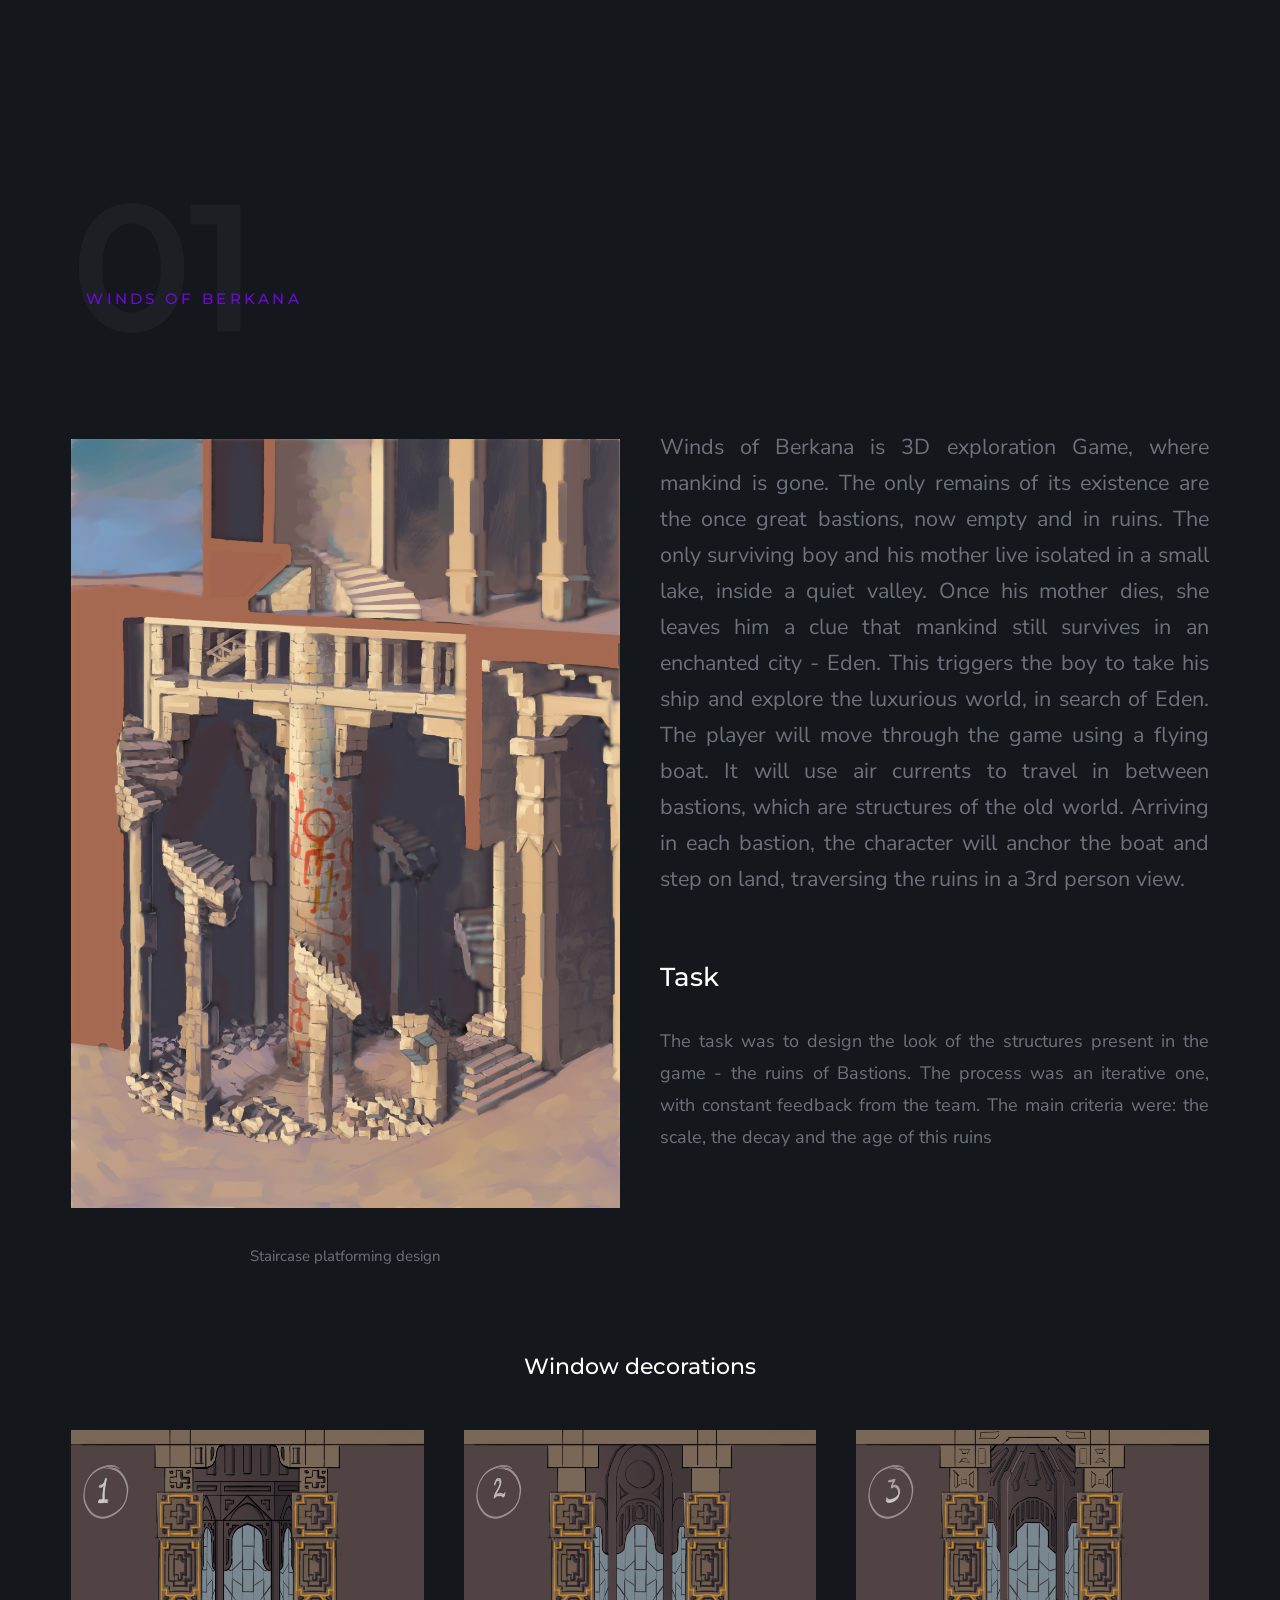
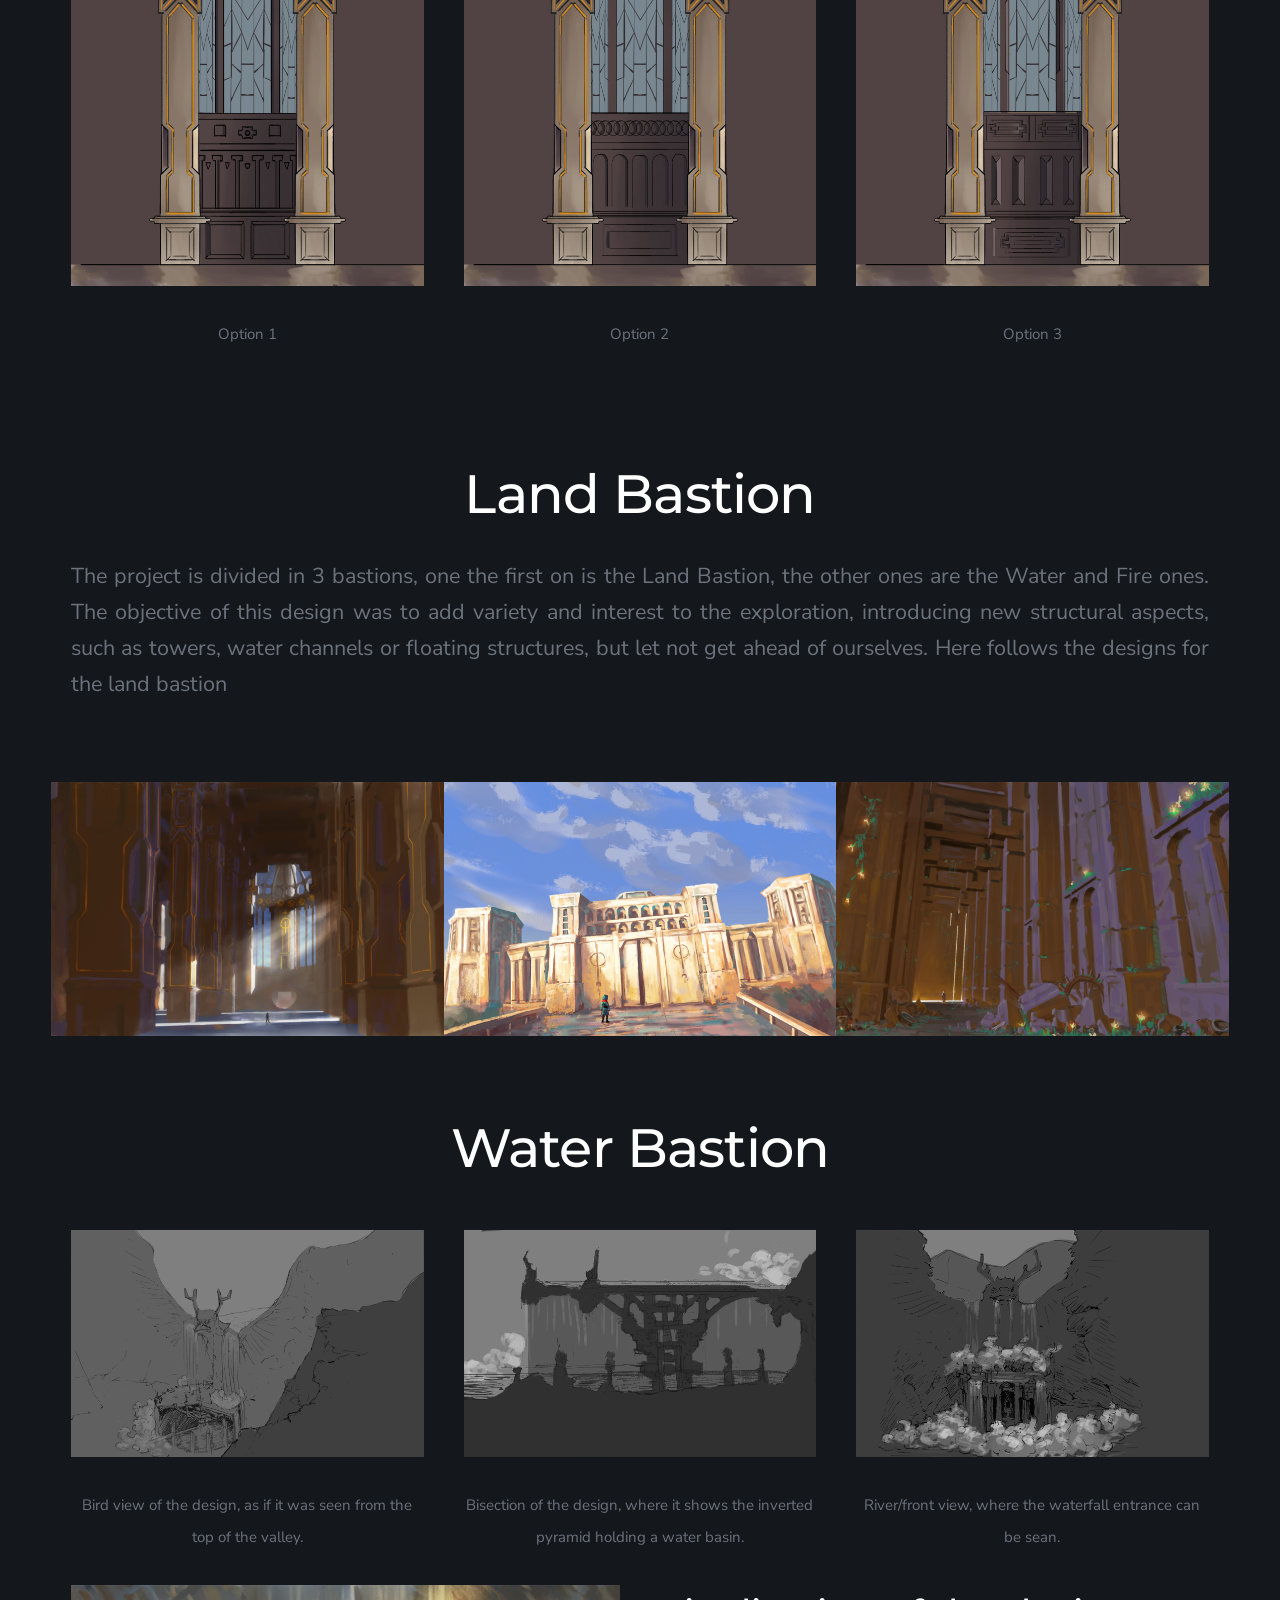
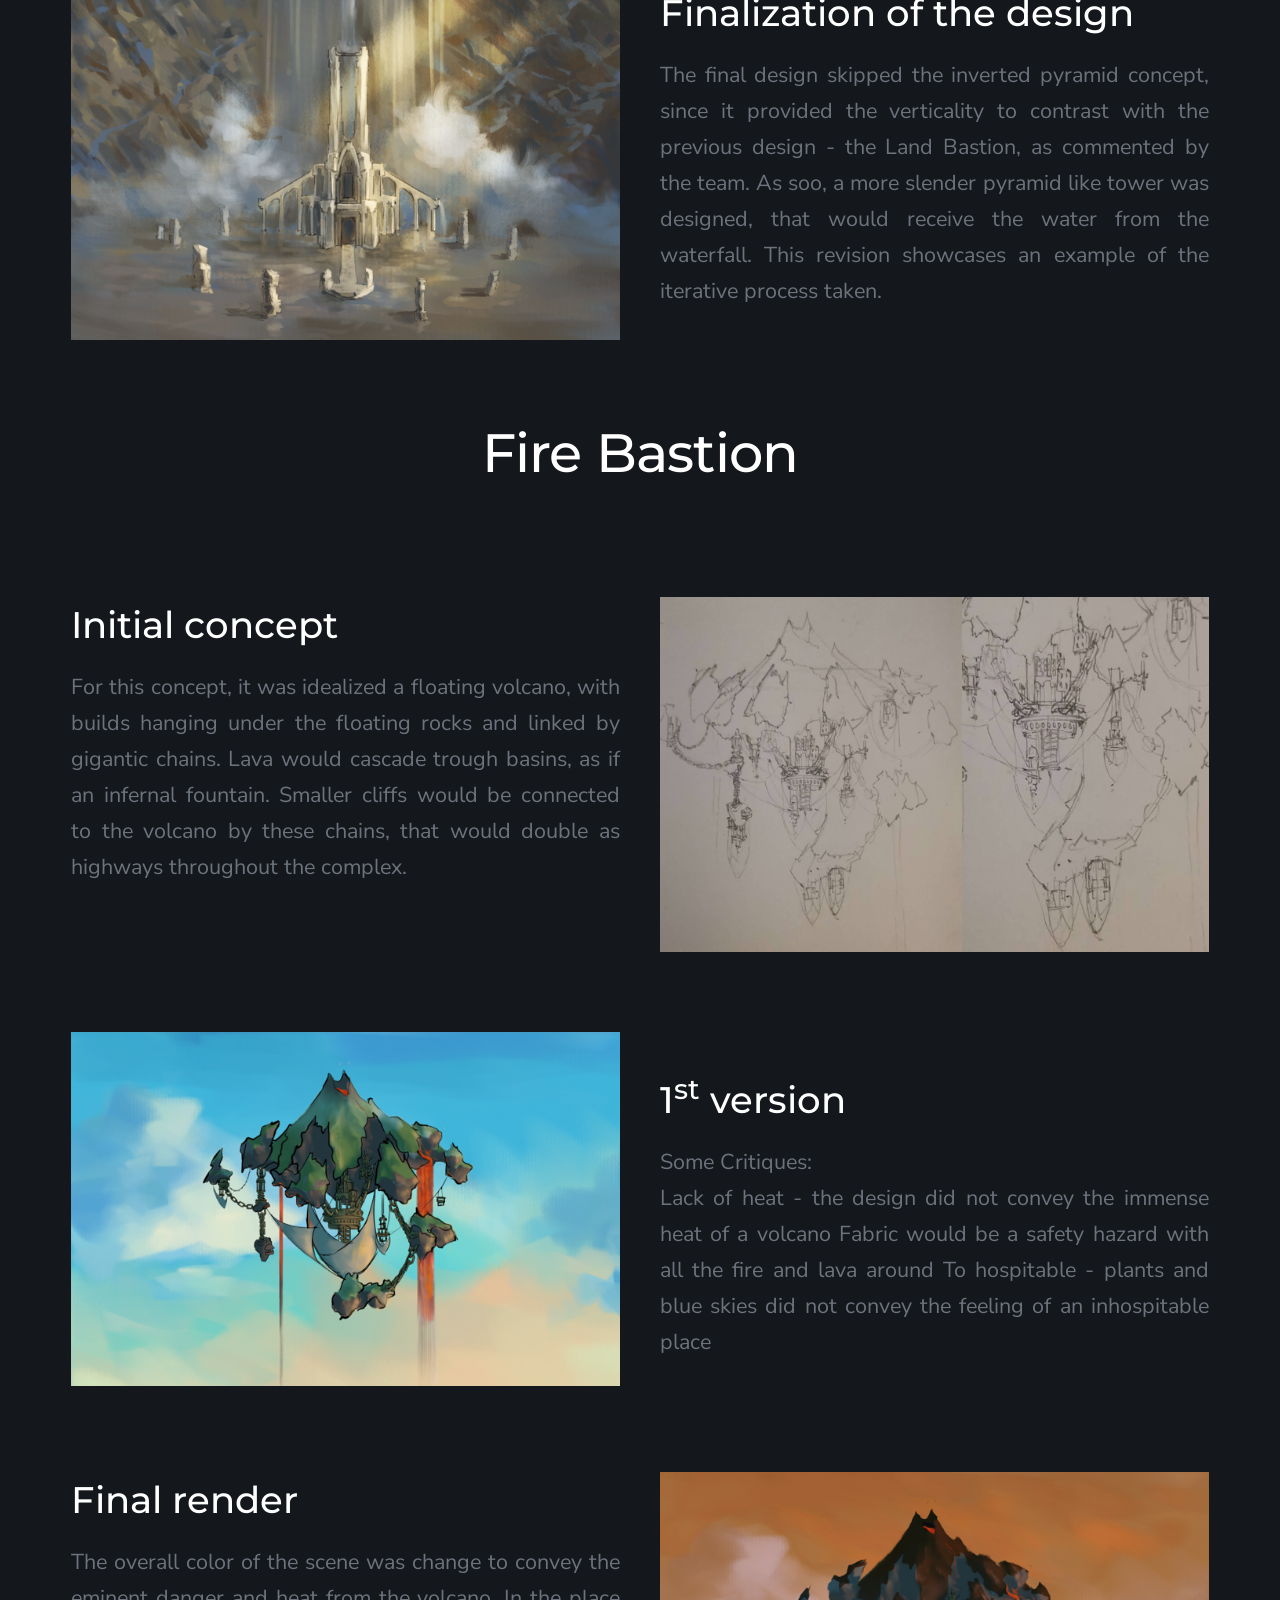
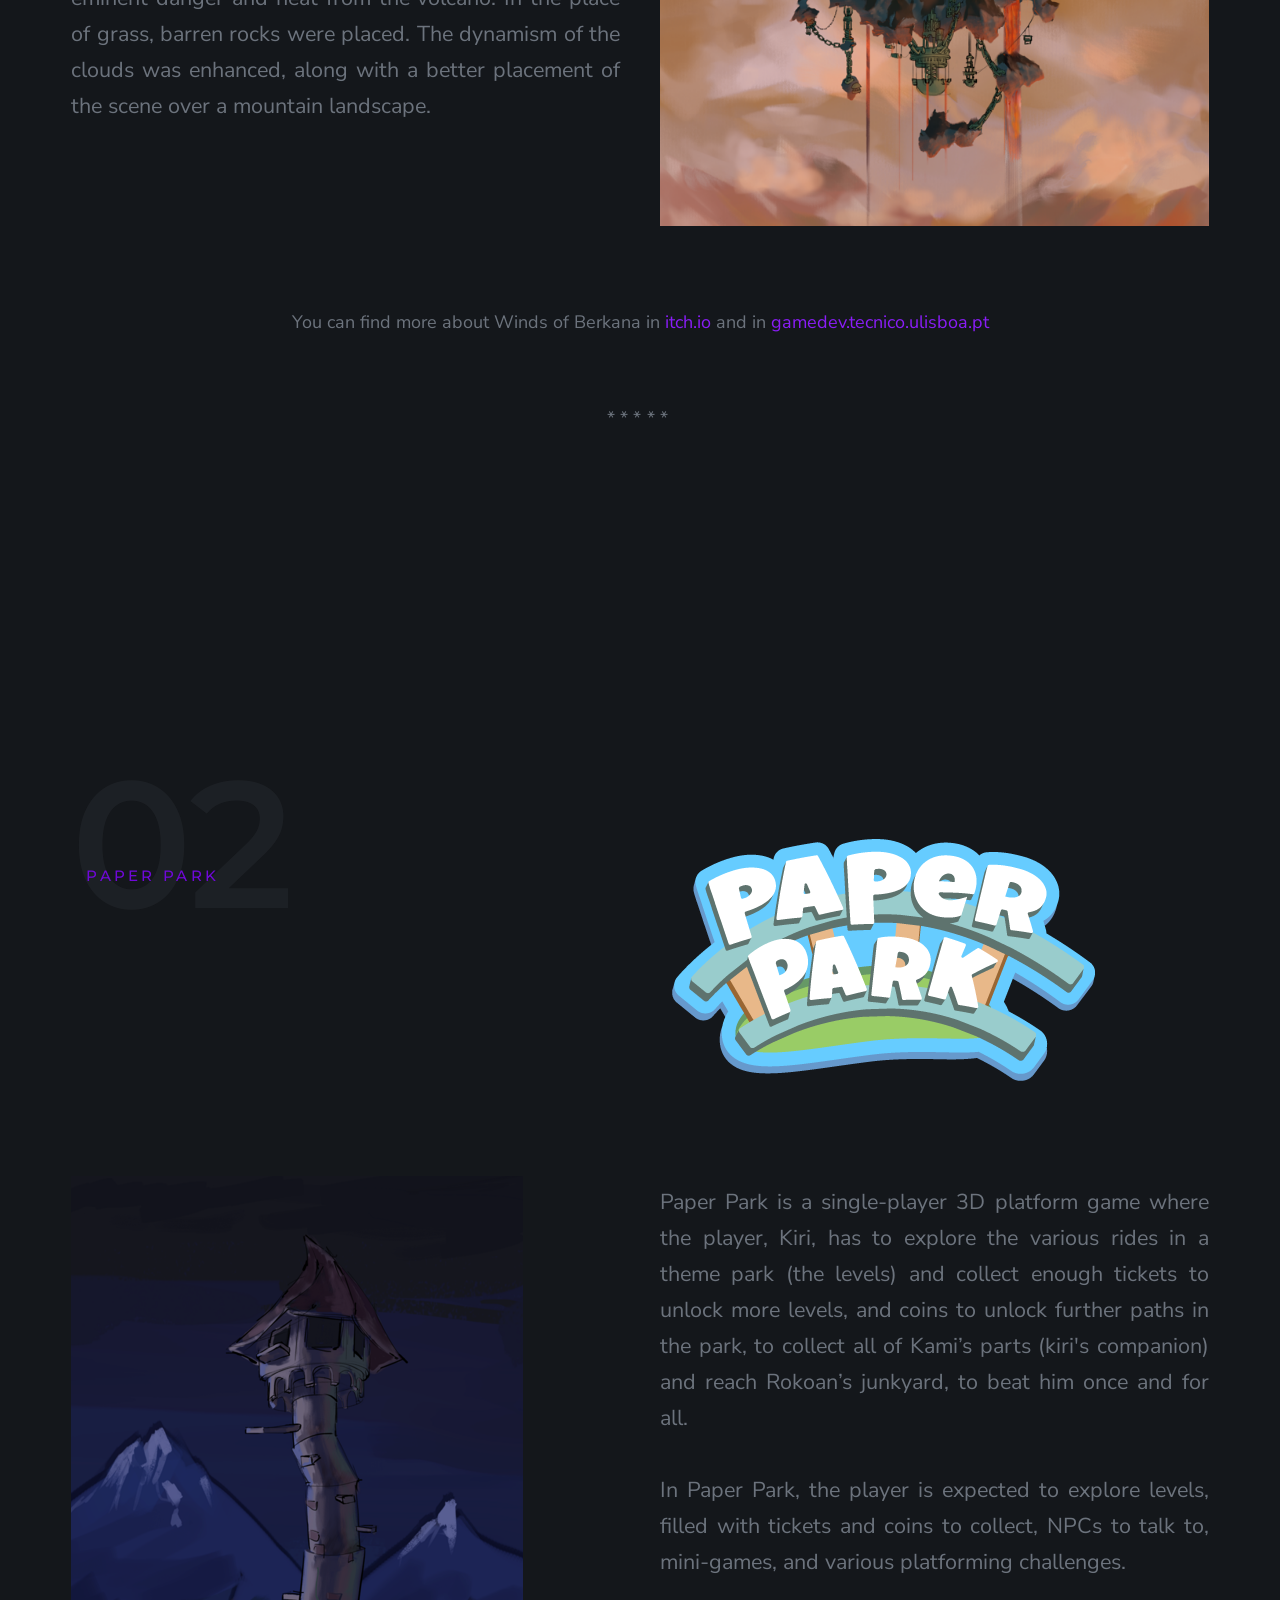
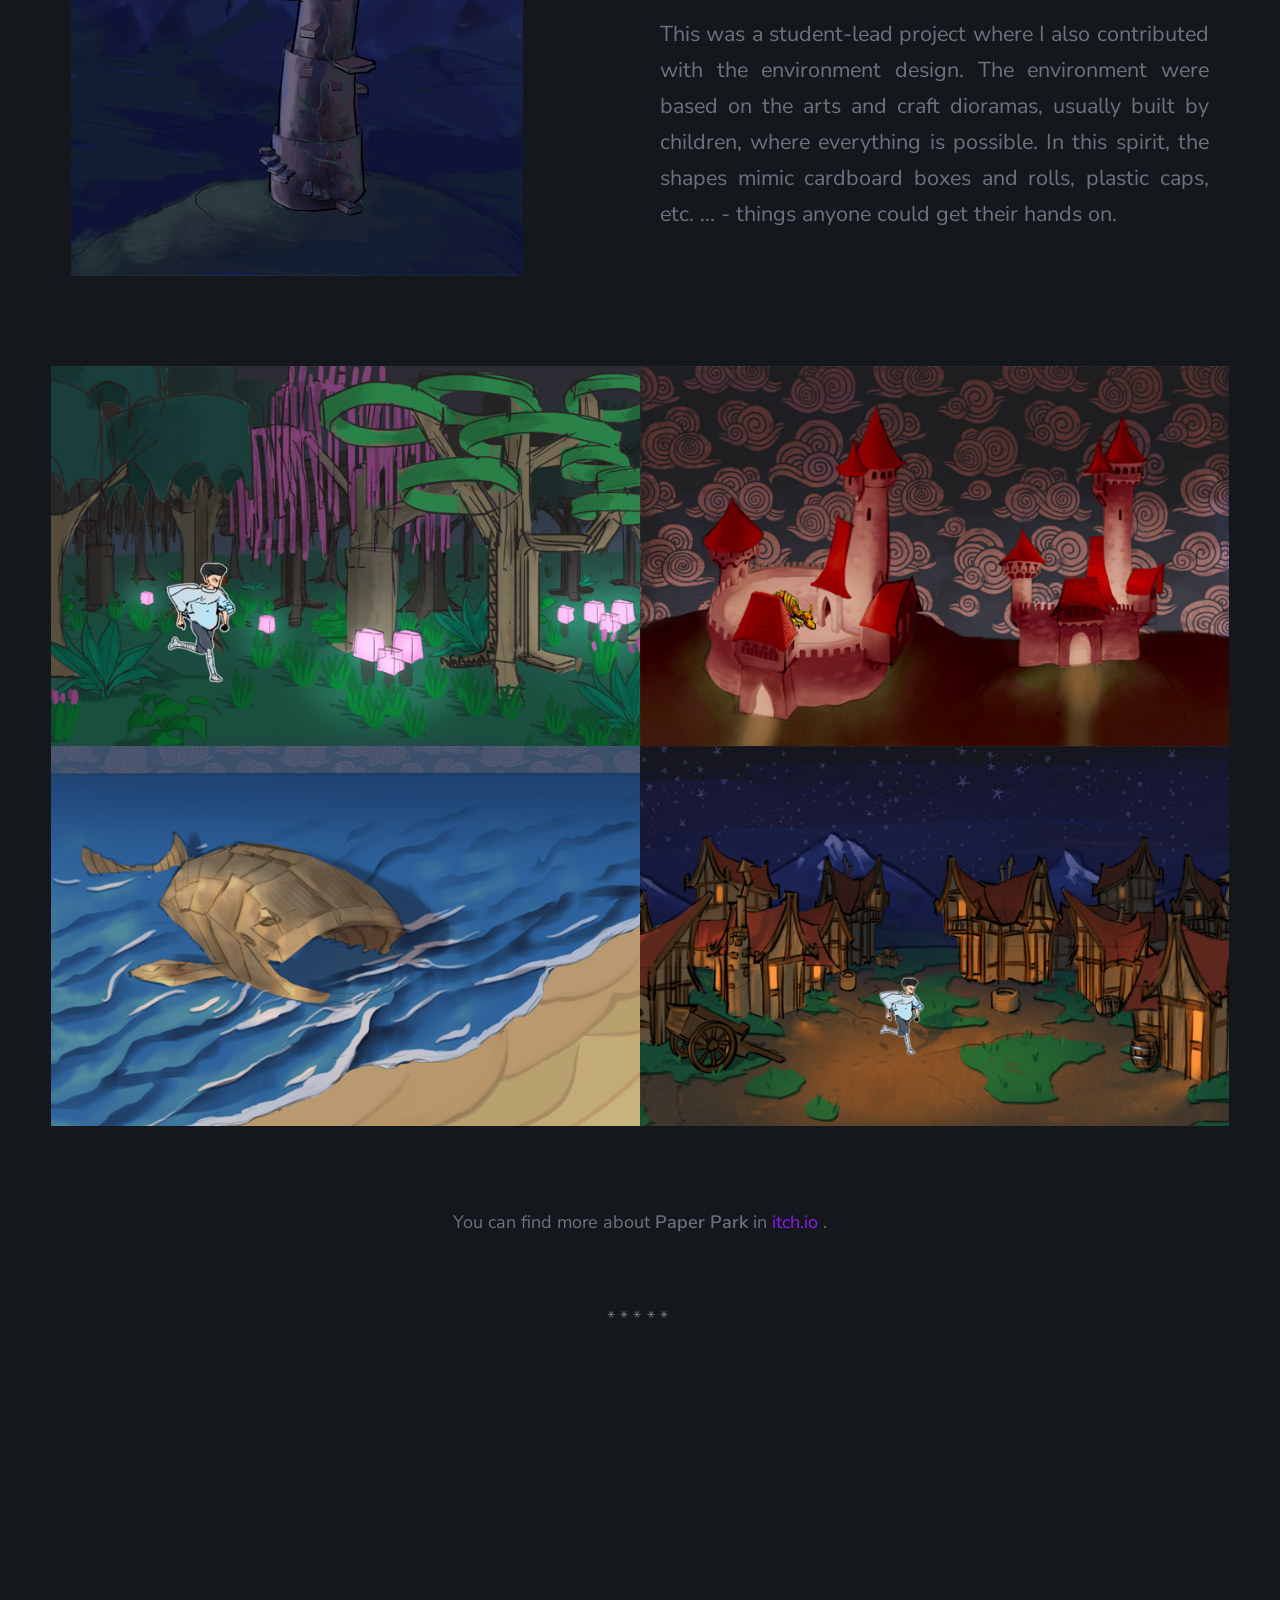
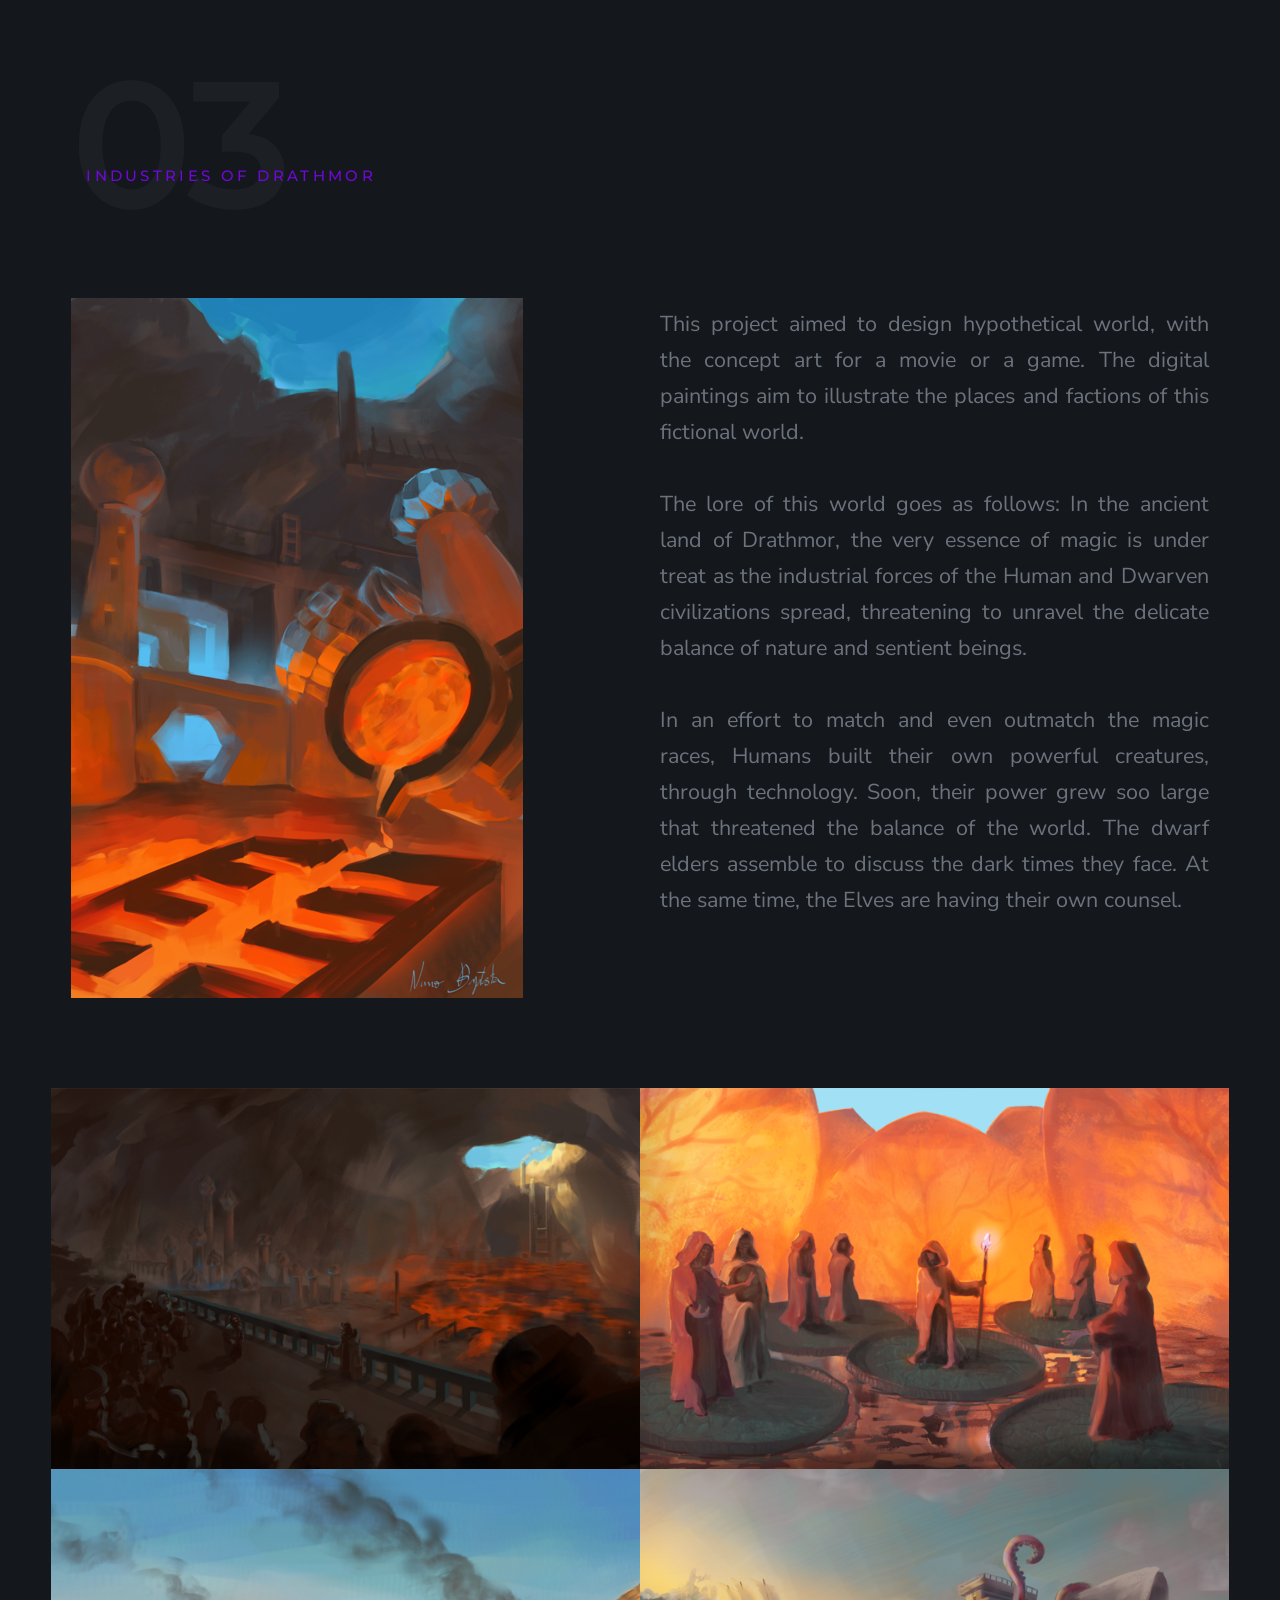
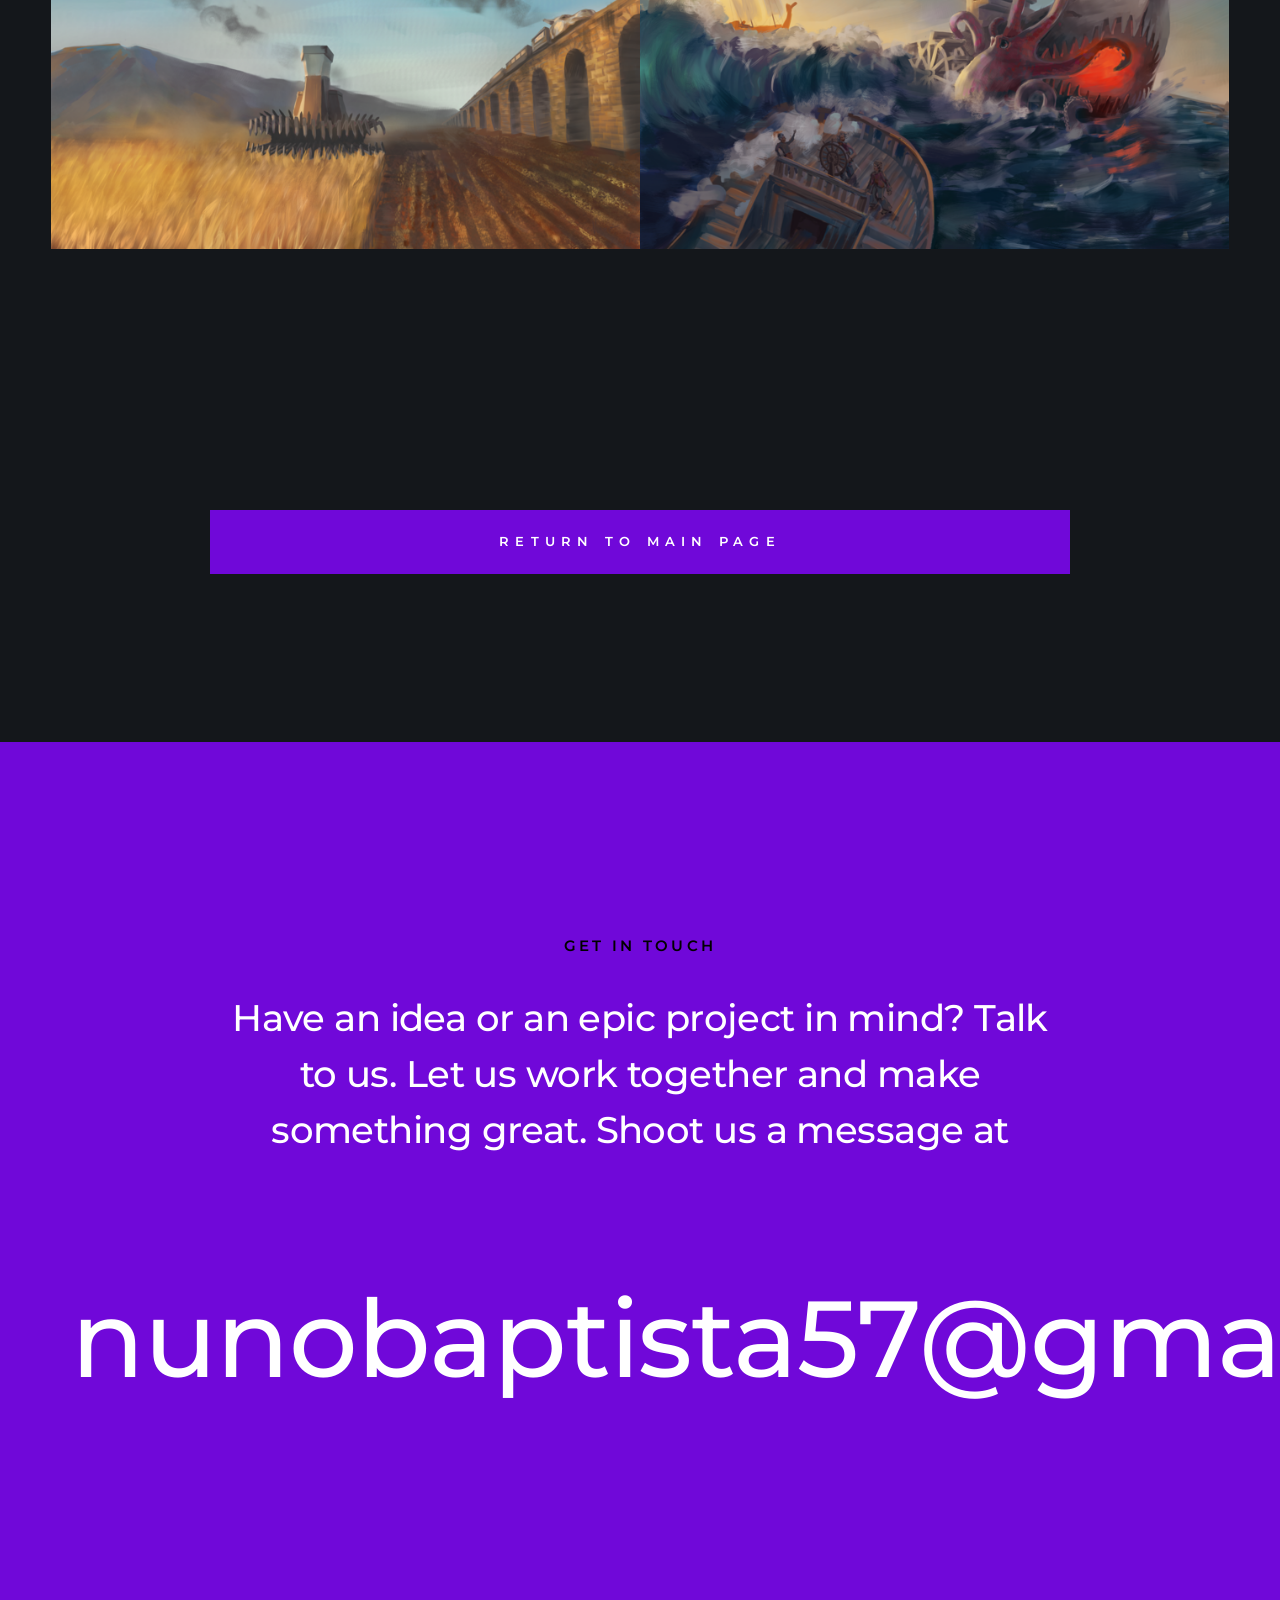
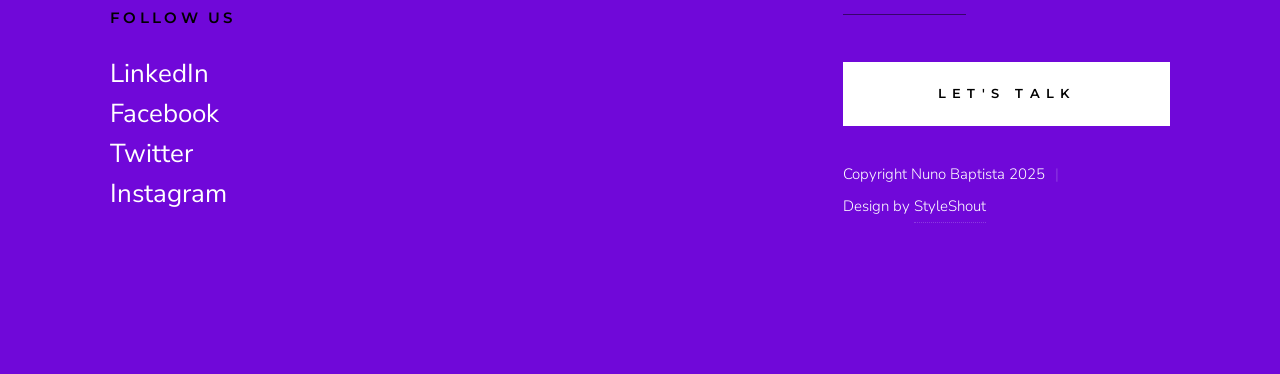
<file: illustration.html>
<!DOCTYPE html>
<html class="no-js" lang="en">
<head>

    <!--- basic page needs
    ================================================== -->
    <meta charset="utf-8">
    <title>Illustration</title>
    <meta name="description" content="Website to showcase Nuno's Art portfolio">
    <meta name="author" content="Nuno Baptista">

    <!-- mobile specific metas
    ================================================== -->
    <meta name="viewport" content="width=device-width, initial-scale=1">

    <!-- CSS
    ================================================== -->
    <link rel="stylesheet" href="css/styles.css">
    <link rel="stylesheet" href="css/vendor.css">

    <!-- script
    ================================================== -->
    <script src="js/modernizr.js"></script>
    <script defer src="js/fontawesome/all.min.js"></script>

    <!-- favicons
    ================================================== -->
<!--    <link rel="apple-touch-icon" sizes="180x180" href="apple-touch-icon.png">-->
    <link rel="apple-touch-icon" sizes="180x180" href="NunoLogo.svg">
    <link rel="icon" type="image/png" sizes="32x32" href="favicon-32x32.png">
    <link rel="icon" type="image/png" sizes="16x16" href="favicon-16x16.png">
    <link rel="manifest" href="site.webmanifest">
    <link rel="icon" type="image/x-icon" href="favicon.ico">

</head>


<body id="top">


    <!-- preloader
    ================================================== -->
    <div id="preloader">
        <div id="loader" class="dots-fade">
            <div></div>
            <div></div>
            <div></div>
        </div>
    </div>


    <!-- header
    ================================================== -->
    <header class="s-header">

        <div class="s-header__logo">
            <a href="index.html">
                <img src="images/logo2.svg" alt="Homepage">
                <!-- <p>Nuno Baptista</p>-->
            </a>
        </div>

        <div class="s-header__content">
    
            <nav class="s-header__nav-wrap">
                <ul class="s-header__nav">
                    <li><a href="index.html" title="MainPage">Home</a></li>
<!--                    <li><a class="smoothscroll" href="#about" title="About">About</a></li>-->
<!--                    <li><a class="smoothscroll" href="#services" title="Services">Services</a></li>-->
                    <li><a class="smoothscroll" href="#intro" title="Works">Intro</a></li>
                    <li><a class="smoothscroll" href="#Part1" title="Works">Winds of Berkana</a></li>
                    <li><a class="smoothscroll" href="#Part2" title="Works">Paper Park</a></li>
                    <li><a class="smoothscroll" href="#Part3" title="Works">Industries of Drathmor</a></li>
<!--                    <li><a class="smoothscroll" href="#gallery" title="Works">Gallery</a></li>-->

                </ul>
            </nav> <!-- end s-header__nav-wrap -->

            <a href="mailto:nunobaptista57@gmail.com" target="_blank"  class="btn btn--primary btn--small">
                <svg xmlns="http://www.w3.org/2000/svg" width="24" height="24" viewBox="0 0 24 24"><path d="M24 0l-6 22-8.129-7.239 7.802-8.234-10.458 7.227-7.215-1.754 24-12zm-15 16.668v7.332l3.258-4.431-3.258-2.901z"/></svg>
                Get In Touch
            </a>

        </div> <!-- end header-content -->

        <a class="s-header__menu-toggle" href="#0"><span>Menu</span></a>

    </header> <!-- end s-header -->


    <!-- hero
    ================================================== -->
    <section id="hero" class="s-hero target-section">

        <div class="s-hero__bg" style="background-image: url(../images/NunoPortfolio/FloraDebris@2x.png)">
            <div class="gradient-overlay"></div>
        </div>

        <div class="row s-hero__content">
            <div class="column">

<!--                <h1>Exploring the Digital Horizon </h1>-->
                <h2 style="font-size: 4vw; color: var(--color-1); margin-bottom: 0">
                    Sketching
                </h2>
                <h1 style="font-size: 8vw; margin-top: 1vw">
                    New Worlds
                </h1>
<!--                <h1 style="font-size: 8vw ">Sketch new worlds</h1>-->
                <div class="s-hero__content-about">

                    <p style="padding-top: 20px">
                    Illustration and  
                    Concept Art<br>
                    of Environments 
                    </p>
    
<!--                    <footer>
                        <div class="s-hero__content-social">
                            <a href="#0"><i class="fab fa-facebook-f" aria-hidden="true"></i></a>
                            <a href="#0"><i class="fab fa-twitter" aria-hidden="true"></i></a>
                            <a href="#0"><i class="fab fa-instagram" aria-hidden="true"></i></a>
                            <a href="#0"><i class="fab fa-dribbble" aria-hidden="true"></i></a>
                        </div>
                    </footer>-->
                </div>

            </div>
        </div>

        <div class="s-hero__video">
            <a class="s-hero__video-link" href="https://youtu.be/AGkKO2ydkq0" data-lity="">
                <svg xmlns="http://www.w3.org/2000/svg" width="24" height="24" viewBox="0 0 24 24"><path d="M21 12l-18 12v-24z"/></svg>
                <span class="s-hero__video-text">Play Video</span>
            </a>
        </div>

        <div class="s-hero__scroll">
            <a href="#intro" class="s-hero__scroll-link smoothscroll">
                Scroll Down
            </a>
        </div>

    </section> <!-- end s-hero -->

    <!-- about
    ================================================== -->
    <section id="intro" class="s-about">

        <div class="horizontal-line"></div>

        <div class="row">
            <div class="column large-12">

                <div class="section-title" data-num="00" data-aos="fade-up">
                    <h3 class="h6">Intro</h3>
                </div>

            </div>
            
            <div class="row">

                <div class="column large-12 intro">

<!--                    <h1>Style Guide.</h1>-->

                    <p class="lead" data-aos="fade-up">Video games and many other forms of visual media required the design and imagination of worlds and its dwellers. 
                        I aim to showcase the World Building with the following projects. 
                        
                    </p>
                    
<!--                    <hr class="fancy">-->
                </div>

            </div> <!-- end row -->
            
        </div>

        <div class="spacer"></div>
        
        <div class="row">
            
            <div class="column large-6 w-900-stack s-about__intro-text">
                <h1 class="display-1" data-aos="fade-up">
                    World Building 
                </h1>

                <p class="lead" data-aos="fade-up" style="text-align: justify;">
                    World Building is an iterative process, that involves constant feedback and experimentation. 
                    I usually design world building for existing projects of game development, though I've also touch on animation and film creation.
                    These kind of projects require a collaborative design process. I may not own the hole design of this world, but with this process, 
                    I demonstrate my ability to discuss, debate and define my contribution in the project.
                    
                </p>
            </div>
            
            <div class="column large-6 w-900-stack s-about__photo-block" data-aos="fade-up">
<!--                <div class="s-about__photo" data-aos="fade-up"></div>-->
                <figure>
                    <img src="images/NunoPortfolio/DrathmorSk@2x.png"
                         srcset="images/NunoPortfolio/DrathmorSk@2x.png 1000w, 
                    images/NunoPortfolio/DrathmorSk@1x.png 500w"
                         sizes="(max-width: 1000px) 100vw, 1000px" alt="">
                    <figcaption>
                        Early sketches for the project Industries of Drathmor.
                    </figcaption>
                </figure>
            </div>


            <div class="column large-6 w-900-stack s-about__photo-block" data-aos="fade-up">
<!--                <div class="s-about__photo" data-aos="fade-up"></div>-->
                <div class="s-about__photo" style="background-image: url(/images/NunoPortfolio/ArtProcess@2x.png)">
                    
                </div>
                <!--<img src="images/NunoPortfolio/ArtProcess@2x.png"
                     srcset="images/NunoPortfolio/ArtProcess@2x.png 1000w, 
                    images/NunoPortfolio/ArtProcess@1x.png 500w"
                     sizes="(max-width: 1000px) 100vw, 1000px" alt=""
                >-->
                <!--                     image with a split between 3D model, paint layer and final result-->
            </div>

            <div class="column large-6 w-900-stack s-about__intro-text">
                <h1 class="display-1" data-aos="fade-up">
                    The process
                </h1>

                <p class="lead" data-aos="fade-up" style="text-align: justify;">
                    Tools are as important as the result they provide. Combining tools can speed up time and allow to iterate more to arrive at better results.
                    For 3D scenes I may model with boxes a simple scene, iterate on the composition and lighting like a set designer, and then photobash the render to achieve the final look.
                    Photographs are also a useful source of inspiration. Then, when in the painting over phase, I may alternate between a multilayer process, when iteration is required, 
                    or a more painterly method, of painting on a single layer and mixing color directly to paint in a more organic fashion.
                </p>
            </div>
            
            <div class="row" data-aos="fade-up">

                <div class="column large-12 intro" >

                    <!--                    <h1>Style Guide.</h1>-->

                    <p data-aos="fade-up" style="text-align: justify;">
                        The projects I will be showing here are Winds of Berkana, Paper Park, and Industries of Drathmor. 
                        Winds of Berkana and Paper Park are student lead projects that aimed to design Game Prototypes, with very distinct artistic visions and aims. 
                        THe First is a 3D exploration Game, the second is 3D platformer. Winds of Berkana aims to look more painterly, Paper Park aims to mimic the Arts and Crafts look.
                        The last was an individual project, conceived for a hypothetical film or series, and with the aim to showcase the concept art and world building skills.
                    </p>
                    <!--                    <hr class="fancy">-->
                </div>

            </div> <!-- end row -->

            <div class="row">

                <div class="large-4 mob-12 column" data-aos="fade-up">
                    <a class="smoothscroll" href="#Part1" title="Works">
                        <h4 class="h-add-bottom" style="text-align: center">Winds of Berkana</h4>
    
                        <figure>
                            <img src="images/NunoPortfolio/DamBastion@1x.png" data-aos="fade-up"
                                 srcset="images/NunoPortfolio/DamBastion@1x.png 1x, images/NunoPortfolio/DamBastion@2x.png 2x"
                                 sizes="(max-width: 1000px) 100vw, 1000px" alt="Winds of Berkana"
                            >
    
                            <figcaption>
                                The environment art for a 3D exploration Game.
                            </figcaption>
                        </figure>
                    </a>
                </div>

                <div class="large-4 mob-12 column" data-aos="fade-up">
                    <a class="smoothscroll" href="#Part2" title="Works">
                        <h4 class="h-add-bottom" style="text-align: center">Paper Park</h4>
        
                        <figure>
                            <img src="images/NunoPortfolio/PaperFlorest@1x.png" data-aos="fade-up"
                                 srcset="images/NunoPortfolio/PaperFlorest@1x.png 1x, images/NunoPortfolio/PaperFlorest@2x.png 2x"
                                 sizes="(max-width: 1000px) 100vw, 1000px" alt="Paper Park Florest"
                            >
                            <figcaption>
                                The concept art for a 3D platformer.
                            </figcaption>
                        </figure>
                    </a>
                </div>

                <div class="large-4 mob-12 column" data-aos="fade-up">
                    <a class="smoothscroll" href="#Part3" title="Works">
                        <h4 class="h-add-bottom" style="text-align: center">Industries of Drathmor</h4>
    
                        <figure >
                            <img src="images/NunoPortfolio/SeaBatle@1x.png" data-aos="fade-up"
                                 srcset="images/NunoPortfolio/SeaBatle@1x.png 1x, images/NunoPortfolio/SeaBatle@2x.png 2x"
                                 sizes="(max-width: 1000px) 100vw, 1000px" alt="Toward a Digital Horizon"
                            >
    
                            <figcaption>
                                A world where tech and magic fight for supremacy.
                            </figcaption>
                        </figure>
                    </a>
                </div>

            </div> <!-- end row -->

<!--            <div class="row" data-aos="fade-up">

                <div class="column large-12 intro" >

                    &lt;!&ndash;                    <h1>Style Guide.</h1>&ndash;&gt;

                    <p style="text-align: justify;">
                        It is essential to highlight that this investigation stems from an artist's perspective, intending not to provide solutions
                        but to create a space that encourages reflection. The project assumes that interaction with a work, even if simulated in a virtual environment,
                        can lead to a better understanding and exploration of the world, specifically the landscape.
                        The landscape is recognized not merely as a visually represented space but as a living territory experienced sensorially,
                        emotionally, and symbolically by individuals who inhabit or shape it.
                    </p>
                    &lt;!&ndash;                    <hr class="fancy">&ndash;&gt;
                </div>

            </div> &lt;!&ndash; end row &ndash;&gt;-->
        </div>
    </section> <!-- end s-intro -->
    <!-- services
    ================================================== -->
    
    <section id="Part1" class="s-services">



        <div class="row" >
            <div class="column large-12">

                <div class="section-title" data-num="01" data-aos="fade-up">
                    <h3 class="h6">Winds of Berkana</h3>
                </div>

            </div>
            <div class="column large-6 w-900-stack" data-aos="fade-up">
            <!--image here-->
     
                <figure>
                    <img src="images/NunoPortfolio/BastionStairs.png" data-aos="fade-up"
                         srcset="images/NunoPortfolio/BastionStairs.png 1x, images/NunoPortfolio/BastionStairs.png 2x"
                         sizes="(max-width: 1000px) 100vw, 1000px" alt="Game Cities"
                    >
                    <figcaption>
                        Staircase platforming design
                    </figcaption>
                </figure>
            </div>
            <div class="column large-6 w-900-stack" data-aos="fade-up">
                <p class="lead" data-aos="fade-up" style="text-align: justify;">
                    Winds of Berkana is 3D exploration Game, where mankind is gone. The only remains of its existence are the once great bastions, 
                    now empty and in ruins. The only surviving boy and his mother live isolated in a small lake, inside a quiet valley. 
                    Once his mother dies, she leaves him a clue that mankind still survives in an enchanted city - Eden. 
                    This triggers the boy to take his ship and explore the luxurious world, in search of Eden.
                    The player will move through the game using a flying boat. It will use air currents to travel in between bastions, 
                    which are structures of the old world. Arriving in each bastion, the character will anchor the boat and step on land, 
                    traversing the ruins in a 3rd person view.
                </p>
                <h4 class="h-add-bottom">Task</h4>
                
                <p data-aos="fade-up" style="text-align: justify;">
                    The task was to design the look of the structures present in the game - the ruins of Bastions.
                    The process was an iterative one, with constant feedback from the team.
                    The main criteria were: the scale, the decay and the age of this ruins

                </p>
            </div>
        </div>

        <div class="row-x-center">
            <h5 class="h-add-bottom" style="text-align: center">Window decorations</h5>
<!--            title-->
        </div>
        
        <div class="row">
            

            <div class="large-4 mob-12 column" data-aos="fade-up">
                
                <figure>
                    <img src="images/NunoPortfolio/Window1.png" data-aos="fade-up"
                         
                         sizes="(max-width: 1000px) 100vw, 1000px" alt="Winds of Berkana window 1"
                    >

                    <figcaption>
                        Option 1
                    </figcaption>
                </figure>
            </div>

            <div class="large-4 mob-12 column" data-aos="fade-up">
                

                <figure>
                    <img src="images/NunoPortfolio/Window2.png" data-aos="fade-up"
                         
                         sizes="(max-width: 1000px) 100vw, 1000px" alt="Winds of Berkana window 2"
                    >
                    <figcaption>
                        Option 2
                    </figcaption>
                </figure>
            </div>

            <div class="large-4 mob-12 column" data-aos="fade-up">
                

                <figure >
                    <img src="images/NunoPortfolio/Window3.png" data-aos="fade-up"
                         
                         sizes="(max-width: 1000px) 100vw, 1000px" alt="Winds of Berkana window 3"
                    >

                    <figcaption>
                        Option 3
                    </figcaption>
                </figure>
            </div>

        </div> <!-- end row -->

        <div class="row" data-aos="fade-up">
            <div class="column large-12 intro">
                <!--            title-->
                <h1 class="h-add-bottom" style="text-align: center">Land Bastion</h1>
    
                <p class="lead" data-aos="fade-up" style="text-align: justify;">
                    The project is divided in 3 bastions, one the first on is the Land Bastion, the other ones are the Water and Fire ones. 
                    The objective of this design was to add variety and interest to the exploration, 
                    introducing new structural aspects, such as towers, water channels or floating structures, but let not get ahead of ourselves. 
                    Here follows the designs for the land bastion
                </p>
            </div>
        </div> <!-- end row -->

        <div class="row s-portfolio__list block-large-1-3 block-tab-full collapse">

            <div class="column" data-aos="fade-up">
                <div class="folio-item">
                    <div class="folio-item__thumb">
                        <a class="folio-item__thumb-link" href="images/NunoPortfolio/DamBastion@2x.png" title="Instances Dispersion" data-size="1050x700">
                            <img src="images/NunoPortfolio/DamBastion@1x.png"
                                 srcset="images/NunoPortfolio/DamBastion@1x.png 1x, images/NunoPortfolio/DamBastion@2x.png 2x" alt="">
                        </a>
                    </div>
                    <div class="folio-item__info">
                        <div class="folio-item__cat">Land Bastion</div>
                        <h4 class="folio-item__title">Interior view</h4>
                    </div>
<!--                    <a href="https://nunobaptista57.itch.io/cidades-jogo" target="_blank" title="Project Link" class="folio-item__project-link">Project Link</a>-->
                    <div class="folio-item__caption">
                        <p>Perspective of someone entering the structure, facing the entrance to the sanctum area </p>
                    </div>
                </div>
            </div> <!-- end column -->

            <div class="column" data-aos="fade-up">
                <div class="folio-item">
                    <div class="folio-item__thumb">
                        <a class="folio-item__thumb-link" href="images/NunoPortfolio/BastionHill@2x.png" title="Random Dispersion" data-size="1050x700">
                            <img src="images/NunoPortfolio/BastionHill@2x.png"
                                 srcset="images/NunoPortfolio/BastionHill@1x.png 1x, images/NunoPortfolio/BastionHill@2x.png 2x" alt="">
                        </a>
                    </div>
                    <div class="folio-item__info">
                        <div class="folio-item__cat">Land Bastion</div>
                        <h4 class="folio-item__title">Outside view</h4>
                    </div>
<!--                    <a href="https://www.behance.net/" target="_blank" title="Project Link" class="folio-item__project-link">Project Link</a>-->
                    <div class="folio-item__caption">
                        <p>The view of the players, as they land the flying ship in front of the bastion entrance</p>
                    </div>
                </div>
            </div> <!-- end column -->

            <div class="column" data-aos="fade-up">
                <div class="folio-item">
                    <div class="folio-item__thumb">
                        <a class="folio-item__thumb-link" href="images/NunoPortfolio/FloraDebris@2x.png" title="Terrain Displacement" data-size="1050x700">
                            <img src="images/NunoPortfolio/FloraDebris@2x.png"
                                 srcset="images/NunoPortfolio/FloraDebris@1x.png 1x, images/NunoPortfolio/FloraDebris@2x.png 2x" alt="">
                        </a>
                    </div>
                    <div class="folio-item__info">
                        <div class="folio-item__cat">Land Bastion</div>
                        <h4 class="folio-item__title">Corridors</h4>
                    </div>
<!--                    <a href="https://www.behance.net/" target="_blank" title="Project Link" class="folio-item__project-link">Project Link</a>-->
                    <div class="folio-item__caption">
                        <p>A close shoot of one of the bastion corridors, where it can be seen the debris and the abandoned objects</p>
                    </div>
                </div>
            </div> <!-- end column -->

            

        </div> <!-- folio-list -->

        <div class="row" data-aos="fade-up">
            <div class="column large-12 intro">
                <!--            title-->
                <h1 class="h-add-bottom" style="text-align: center">Water Bastion</h1>
            </div>
<!--            <img src="images/NunoPortfolio/WaterBastion@1x.png" data-aos="fade-up"
                 srcset="images/NunoPortfolio/WaterBastion@1x.png 1x, images/NunoPortfolio/WaterBastion@2x.png 2x"
                 sizes="(max-width: 1800px) 100vw, 1800px" alt="Toward a Digital Horizon"
            >-->
        </div> <!-- end row -->
        
        <div class="row"><!-- sketches of the water bastion-->

            <div class="large-4 mob-12 column" data-aos="fade-up">


                <figure>
                    <img src="images/NunoPortfolio/WaterSk1@1x.png" data-aos="fade-up"
                         srcset="images/NunoPortfolio/WaterSk1@1x.png 1x, images/NunoPortfolio/WaterSk1@2x.png 2x"
                         sizes="(max-width: 1000px) 100vw, 1000px" alt="Winds of Berkana"
                    >

                    <figcaption>
                        Bird view of the design, as if it was seen from the top of the valley.
                    </figcaption>
                </figure>
            </div>

            <div class="large-4 mob-12 column" data-aos="fade-up">


                <figure>
                    <img src="images/NunoPortfolio/WaterSk2@1x.png" data-aos="fade-up"
                         srcset="images/NunoPortfolio/WaterSk2@1x.png 1x, images/NunoPortfolio/WaterSk2@2x.png 2x"
                         sizes="(max-width: 1000px) 100vw, 1000px" alt="Winds of Berkana"
                    >
                    <figcaption>
                        Bisection of the design, where it shows the inverted pyramid holding a water basin.
                    </figcaption>
                </figure>
            </div>

            <div class="large-4 mob-12 column" data-aos="fade-up">

                <figure >
                    <img src="images/NunoPortfolio/WaterSk3@1x.png" data-aos="fade-up"
                         srcset="images/NunoPortfolio/WaterSk3@1x.png 1x, images/NunoPortfolio/WaterSk3@2x.png 2x"
                         sizes="(max-width: 1000px) 100vw, 1000px" alt="Toward a Digital Horizon"
                    >

                    <figcaption>
                        River/front view, where the waterfall entrance can be sean.
                    </figcaption>
                </figure>
            </div>

        </div> <!-- end row -->

        <div class="row">
            <div class="column" data-aos="fade-up">
                <div class="folio-item">
                    <div class="folio-item__thumb">
                        <a class="folio-item__thumb-link" href="images/NunoPortfolio/WaterBastion@2x.png" title="Final Water Bastion design" data-size="1050x700">
                            <img src="images/NunoPortfolio/WaterBastion@1x.png" data-aos="fade-up"
                                 srcset="images/NunoPortfolio/WaterBastion@1x.png 1x, images/NunoPortfolio/WaterBastion@2x.png 2x" alt="Winds of Berkana">
                        </a>
                    </div>
                    <div class="folio-item__info">
                        <div class="folio-item__cat">Final design </div>
                        <h4 class="folio-item__title">Water Bastion</h4>
                    </div>
                    <!--                    <a href="https://www.behance.net/" target="_blank" title="Project Link" class="folio-item__project-link">Project Link</a>-->
                    <div class="folio-item__caption">
                        <p>Final design.</p>
                    </div>
                </div>
            </div> <!-- end column -->

<!--            <div class="column large-6 w-900-stack s-about__photo-block" data-aos="fade-up">
                &lt;!&ndash;                <div class="s-about__photo" data-aos="fade-up"></div>&ndash;&gt;
                <figure>
                    <img src="images/NunoPortfolio/WaterBastion@1x.png" data-aos="fade-up"
                         srcset="images/NunoPortfolio/WaterBastion@1x.png 1x, images/NunoPortfolio/WaterBastion@2x.png 2x"
                         sizes="(max-width: 1000px) 100vw, 1000px" alt="Winds of Berkana"
                    >
                    <figcaption>
                        Final Water Bastion design.
                    </figcaption>
                </figure>
            </div>-->

            <div class="column large-6 w-900-stack s-about__intro-text">
                <h4 class="display-1" data-aos="fade-up">
                    Finalization of the design
                </h4>

                <p class="lead" data-aos="fade-up" style="text-align: justify;">
                    The final design skipped the inverted pyramid concept, since it provided the verticality to contrast with the previous design - the Land Bastion, as commented by the team.
                    As soo, a more slender pyramid like tower was designed, that would receive the water from the waterfall. 
                    This revision showcases an example of the iterative process taken.
                    
                </p>
            </div>


        </div> <!-- end row -->

        <div class="row" data-aos="fade-up">
            <div class="column large-12 intro">
                <!--            title-->
                <h1 class="h-add-bottom" style="text-align: center">Fire Bastion</h1>
            </div>

        </div> <!-- end row -->
        <div class="spacer"></div>
        <div class="row">


            <div class="column large-6 w-900-stack s-about__intro-text">
                <h4 class="display-1" data-aos="fade-up">
                    Initial concept
                </h4>

                <p class="lead" data-aos="fade-up" style="text-align: justify;">
                    For this concept, it was idealized a floating volcano, with builds hanging under the floating rocks and linked by gigantic chains.
                    Lava would cascade trough basins, as if an infernal fountain. Smaller cliffs would be connected to the volcano by these chains, 
                    that would double as highways throughout the complex.


                </p>
            </div>
            
            <div class="column" data-aos="fade-up">
                <div class="folio-item">
                    <div class="folio-item__thumb">
                        <a class="folio-item__thumb-link" href="images/NunoPortfolio/FireSk@2x.png" title="Final Water Bastion design" data-size="1050x700">
                            <img src="images/NunoPortfolio/FireSk@1x.png" data-aos="fade-up"
                                 srcset="images/NunoPortfolio/FireSk@1x.png 1x, images/NunoPortfolio/FireSk@2x.png 2x" alt="Winds of Berkana">
                        </a>
                    </div>
                    <div class="folio-item__info">
                        <div class="folio-item__cat">Initial sketches</div>
                        <h4 class="folio-item__title">Fire Bastion</h4>
                    </div>
                    <!--                    <a href="https://www.behance.net/" target="_blank" title="Project Link" class="folio-item__project-link">Project Link</a>-->
                    <div class="folio-item__caption">
                        <p>Initial paper sketches</p>
                    </div>
                </div>
            </div> <!-- end column -->

        </div> <!-- end row -->
        
        <div class="spacer"></div>
        
        <div class="row">

            <div class="column" data-aos="fade-up">
                <div class="folio-item">
                    <div class="folio-item__thumb">
                        <a class="folio-item__thumb-link" href="images/NunoPortfolio/DormentVulcan@2x.png" title="Final Water Bastion design" data-size="1050x700">
                            <img src="images/NunoPortfolio/DormentVulcan@1x.png" data-aos="fade-up"
                                 srcset="images/NunoPortfolio/DormentVulcan@1x.png 1x, images/NunoPortfolio/DormentVulcan@2x.png 2x" alt="Winds of Berkana">
                        </a>
                    </div>
                    <div class="folio-item__info">
                        <div class="folio-item__cat">First Version </div>
                        <h4 class="folio-item__title">Fire Bastion</h4>
                    </div>
                    <!--                    <a href="https://www.behance.net/" target="_blank" title="Project Link" class="folio-item__project-link">Project Link</a>-->
                    <div class="folio-item__caption">
                        <p>First Version, with a more peaceful design.</p>
                    </div>
                </div>
            </div> <!-- end column -->
            
            <div class="column large-6 w-900-stack s-about__intro-text">
                <div class="midspacer"></div>
                
                <h4 class="display-1" data-aos="fade-up">
                    1<sup>st</sup> version
                </h4>

                <p class="lead" data-aos="fade-up" style="text-align: justify;">
                    Some Critiques:<br>
                    Lack of heat - the design did not convey the immense heat of a volcano
                    Fabric would be  a safety hazard with all the fire and lava around
                    To hospitable - plants and blue skies did not convey the feeling of an inhospitable place


                </p>
            </div>
        </div> <!-- end row -->

        <div class="spacer"></div>
        <div class="row">
            
            

            <div class="column large-6 w-900-stack s-about__intro-text">
                <h4 class="display-1" data-aos="fade-up">
                    Final render
                </h4>

                <p class="lead" data-aos="fade-up" style="text-align: justify;">
                    The overall color of the scene was change to convey the eminent danger and heat from the volcano. 
                    In the place of grass, barren rocks were placed. The dynamism of the clouds was enhanced, 
                    along with a better placement of the scene over a mountain landscape.


                </p>
            </div>

            <div class="column" data-aos="fade-up">
                <div class="folio-item">
                    <div class="folio-item__thumb">
                        <a class="folio-item__thumb-link" href="images/NunoPortfolio/VulcanBastion@2x.png" title="Final Water Bastion design" data-size="1050x700">
                            <img src="images/NunoPortfolio/VulcanBastion@1x.png" data-aos="fade-up"
                                 srcset="images/NunoPortfolio/VulcanBastion@1x.png 1x, images/NunoPortfolio/VulcanBastion@2x.png 2x" alt="Winds of Berkana">
                        </a>
                    </div>
                    <div class="folio-item__info">
                        <div class="folio-item__cat">Final design </div>
                        <h4 class="folio-item__title">Fire Bastion</h4>
                    </div>
                    <!--                    <a href="https://www.behance.net/" target="_blank" title="Project Link" class="folio-item__project-link">Project Link</a>-->
                    <div class="folio-item__caption">
                        <p>Final design.</p>
                    </div>
                </div>
            </div> <!-- end column -->

        </div> <!-- end row -->
        
        <div class="spacer"></div>


        <div class="column large-12 intro" >

            <p data-aos="fade-up" style="text-align: center">
                You can find more about Winds of Berkana in <a href="https://antunes10.itch.io/winds-of-berkana" target="_blank">itch.io </a> 
                and in <a href="https://gamedev.tecnico.ulisboa.pt/game_project/winds-of-berkana/" target="_blank"> gamedev.tecnico.ulisboa.pt</a>
            </p>
                                
        </div>

        <hr class="fancy">

    </section> <!-- end winds of berkana -->
    

    <section id="Part2" class="s-services">

        <div class="row s-porfolio__top">
            <div class="column large-6 w-900-stack">
                <div class="section-title" data-num="02" data-aos="fade-up">
                    <h3 class="h6">Paper Park</h3>
                </div>
            </div>
            <div class="column large-6 w-900-stack">
                <h1 class="display-1" data-aos="fade-up">
                    
                </h1>
                <img src="images/NunoPortfolio/PaperPark.png" data-aos="fade-up"
                     srcset="images/NunoPortfolio/PaperPark.png 1x, images/NunoPortfolio/PaperPark@2x.png 2x"
                     sizes="(max-width: 1000px) 100vw, 1000px" alt="Game Cities"
                >
            </div>
        </div> <!-- end top-->

        <div class="row" >
            <div class="column large-6 w-900-stack" data-aos="fade-up">
                <!--image here-->
                <img src="images/NunoPortfolio/PaperTower@1x.png" data-aos="fade-up"
                     srcset="images/NunoPortfolio/PaperTower@1x.png 1x, images/NunoPortfolio/PaperTower@2x.png 2x"
                     sizes="(max-width: 1000px) 100vw, 1000px" alt="Game Cities"
                >
            </div>
            <div class="column large-6 w-900-stack" data-aos="fade-up">
                <p class="lead" data-aos="fade-up" style="text-align: justify;">
                    Paper Park is a single-player 3D platform game where the player, Kiri, 
                    has to explore the various rides in a theme park (the levels) and collect enough tickets to unlock more levels, 
                    and coins to unlock further paths in the park, to collect all of Kami’s parts (kiri's companion)
                    and reach Rokoan’s junkyard, to beat him once and for all.<br>
                    <br>

                    In Paper Park, the player is expected to explore levels, 
                    filled with tickets and coins to collect, NPCs to talk to,
                    mini-games, and various platforming challenges.<br><br>


                    This was a student-lead project where I also contributed with the environment design. 
                    The environment were based on the arts and craft dioramas, usually built by children, where everything is possible.
                    In this spirit, the shapes mimic cardboard boxes and rolls, plastic caps, etc. ... - things anyone could get their hands on. 
                </p>
            </div>
        </div>

        <div class="row s-portfolio__list block-large-1-2 block-tab-full collapse">

            <div class="column" data-aos="fade-up">
                <div class="folio-item">
                    <div class="folio-item__thumb">
                        <a class="folio-item__thumb-link" href="images/NunoPortfolio/PaperFlorest@2x.png" title="Instances Dispersion" data-size="1050x700">
                            <img src="images/NunoPortfolio/PaperFlorest@2x.png"
                                 srcset="images/NunoPortfolio/PaperFlorest@1x.png 1x, images/NunoPortfolio/PaperFlorest@2x.png 2x" alt="">
                        </a>
                    </div>
                    <div class="folio-item__info">
                        <div class="folio-item__cat">Paper Park</div>
                        <h4 class="folio-item__title">Forest</h4>
                    </div>
                    <!--                    <a href="https://nunobaptista57.itch.io/cidades-jogo" target="_blank" title="Project Link" class="folio-item__project-link">Project Link</a>-->
                    <div class="folio-item__caption">
                        <p>The player - Kiri - running through the paper forest </p>
                    </div>
                </div>
            </div> <!-- end column -->

            <div class="column" data-aos="fade-up">
                <div class="folio-item">
                    <div class="folio-item__thumb">
                        <a class="folio-item__thumb-link" href="images/NunoPortfolio/PaperCastle@2x.png" title="Random Dispersion" data-size="1050x700">
                            <img src="images/NunoPortfolio/PaperCastle@2x.png"
                                 srcset="images/NunoPortfolio/PaperCastle@1x.png 1x, images/NunoPortfolio/PaperCastle@2x.png 2x" alt="">
                        </a>
                    </div>
                    <div class="folio-item__info">
                        <div class="folio-item__cat">Paper Park</div>
                        <h4 class="folio-item__title">Castle</h4>
                    </div>
                    <!--                    <a href="https://www.behance.net/" target="_blank" title="Project Link" class="folio-item__project-link">Project Link</a>-->
                    <div class="folio-item__caption">
                        <p>The view of the Dragon's Castle, the final boss in Paper Park</p>
                    </div>
                </div>
            </div> <!-- end column -->

            <div class="column" data-aos="fade-up">
                <div class="folio-item">
                    <div class="folio-item__thumb">
                        <a class="folio-item__thumb-link" href="images/NunoPortfolio/PaperWhale@2x.png" title="Terrain Displacement" data-size="1050x700">
                            <img src="images/NunoPortfolio/PaperWhale@2x.png"
                                 srcset="images/NunoPortfolio/PaperWhale@1x.png 1x, images/NunoPortfolio/PaperWhale@2x.png 2x" alt="">
                        </a>
                    </div>
                    <div class="folio-item__info">
                        <div class="folio-item__cat">Paper Park</div>
                        <h4 class="folio-item__title">Whale</h4>
                    </div>
                    <!--                    <a href="https://www.behance.net/" target="_blank" title="Project Link" class="folio-item__project-link">Project Link</a>-->
                    <div class="folio-item__caption">
                        <p>A mysterious creature that swallows Kiri, but not in a necessary bad way </p>
                    </div>
                </div>
            </div> <!-- end column -->

            <div class="column" data-aos="fade-up">
                <div class="folio-item">
                    <div class="folio-item__thumb">
                        <a class="folio-item__thumb-link" href="images/NunoPortfolio/PaperVillage@2x.png" title="Terrain Displacement" data-size="1050x700">
                            <img src="images/NunoPortfolio/PaperVillage@2x.png"
                                 srcset="images/NunoPortfolio/PaperVillage@1x.png 1x, images/NunoPortfolio/PaperVillage@2x.png 2x" alt="">
                        </a>
                    </div>
                    <div class="folio-item__info">
                        <div class="folio-item__cat">Paper Park</div>
                        <h4 class="folio-item__title">village</h4>
                    </div>
                    <!--                    <a href="https://www.behance.net/" target="_blank" title="Project Link" class="folio-item__project-link">Project Link</a>-->
                    <div class="folio-item__caption">
                        <p>A close shoot of one of the bastion corridors, where it can be seen the debris and the abandoned objects</p>
                    </div>
                </div>
            </div> <!-- end column -->

        </div> <!-- folio-list -->
        
        <div class="spacer"></div>

        <div class="column large-12 intro" >

            <p data-aos="fade-up" style="text-align: center">
                You can find more about <b>Paper Park</b> in <a href="https://darkqueensara.itch.io/paper-park" target="_blank">itch.io </a>.
            </p>

        </div>

        <hr class="fancy">
        
    </section> <!-- end Paper Park -->
    
    
    
    
    

    <section id="Part3" class="s-services">

        <div class="row s-porfolio__top">
            <div class="column large-6 w-900-stack">
                <div class="section-title" data-num="03" data-aos="fade-up">
                    <h3 class="h6">Industries of Drathmor</h3>
                </div>
            </div>
            <div class="column large-6 w-900-stack">
                <h1 class="display-1" data-aos="fade-up">
                    
                </h1>

            </div>
        </div> <!-- end top-->

        <div class="row" >
            <div class="column large-6 w-900-stack" data-aos="fade-up">
                <!--image here-->
                <img src="images/NunoPortfolio/Forge@1x.png" data-aos="fade-up"
                     srcset="images/NunoPortfolio/Forge@1x.png 1x, images/NunoPortfolio/Forge@2x.png 2x"
                     sizes="(max-width: 1000px) 100vw, 1000px" alt="Game Cities"
                >
            </div>
            <div class="column large-6 w-900-stack" data-aos="fade-up">
                <p class="lead" data-aos="fade-up" style="text-align: justify;">
                    
                    This project aimed to design hypothetical world, with the concept art for a movie or a game. 
                    The digital paintings aim to illustrate the places and factions of this fictional world.
                    <br><br>
                    The lore of this world goes as follows:
                    In the ancient land of Drathmor, the very essence of magic is under treat
                    as the industrial forces of the Human and Dwarven civilizations spread, 
                    threatening to unravel the delicate balance of nature and sentient beings.
                    <br><br>
                    In an effort to match and even outmatch the magic races, Humans built their own powerful creatures, through technology.
                    Soon, their power grew soo large that threatened the balance of the world.
                    The dwarf elders assemble to discuss the dark times they face.
                    At the same time, the Elves are having their own counsel.


                </p>
            </div>
        </div>

        <div class="row s-portfolio__list block-large-1-2 block-tab-full collapse">

            <div class="column" data-aos="fade-up">
                <div class="folio-item">
                    <div class="folio-item__thumb">
                        <a class="folio-item__thumb-link" href="images/NunoPortfolio/DwarvenHall@2x.png" title="Instances Dispersion" data-size="1050x700">
                            <img src="images/NunoPortfolio/DwarvenHall@2x.png"
                                 srcset="images/NunoPortfolio/DwarvenHall@1x.png 1x, images/NunoPortfolio/DwarvenHall@2x.png 2x" alt="">
                        </a>
                    </div>
                    <div class="folio-item__info">
                        <div class="folio-item__cat">Industries of Drathmor</div>
                        <h4 class="folio-item__title">Dwarven Hall</h4>
                    </div>
                    <!--                    <a href="https://nunobaptista57.itch.io/cidades-jogo" target="_blank" title="Project Link" class="folio-item__project-link">Project Link</a>-->
                    <div class="folio-item__caption">
                        <p>The dwarf elders assemble to discuss the dark times they face.</p>
                    </div>
                </div>
            </div> <!-- end column -->

            <div class="column" data-aos="fade-up">
                <div class="folio-item">
                    <div class="folio-item__thumb">
                        <a class="folio-item__thumb-link" href="images/NunoPortfolio/ElvenCounsel@2x.png" title="Random Dispersion" data-size="1050x700">
                            <img src="images/NunoPortfolio/ElvenCounsel@2x.png"
                                 srcset="images/NunoPortfolio/ElvenCounsel@1x.png 1x, images/NunoPortfolio/ElvenCounsel@2x.png 2x" alt="">
                        </a>
                    </div>
                    <div class="folio-item__info">
                        <div class="folio-item__cat">Industries of Drathmor</div>
                        <h4 class="folio-item__title">Elven Counsel</h4>
                    </div>
                    <!--                    <a href="https://www.behance.net/" target="_blank" title="Project Link" class="folio-item__project-link">Project Link</a>-->
                    <div class="folio-item__caption">
                        <p>At the same time, the Elves are having their own counsel</p>
                    </div>
                </div>
            </div> <!-- end column -->

            <div class="column" data-aos="fade-up">
                <div class="folio-item">
                    <div class="folio-item__thumb">
                        <a class="folio-item__thumb-link" href="images/NunoPortfolio/HumamAgro@2x.png" title="Terrain Displacement" data-size="1050x700">
                            <img src="images/NunoPortfolio/HumamAgro@2x.png"
                                 srcset="images/NunoPortfolio/HumamAgro@1x.png 1x, images/NunoPortfolio/HumamAgro@2x.png 2x" alt="">
                        </a>
                    </div>
                    <div class="folio-item__info">
                        <div class="folio-item__cat">Industries of Drathmor</div>
                        <h4 class="folio-item__title">Human Agriculture</h4>
                    </div>
                    <!--                    <a href="https://www.behance.net/" target="_blank" title="Project Link" class="folio-item__project-link">Project Link</a>-->
                    <div class="folio-item__caption">
                        <p>In an effort to match and even outmatch the magic races, Humans built their own powerful creatures, through technology</p>
                    </div>
                </div>
            </div> <!-- end column -->

            <div class="column" data-aos="fade-up">
                <div class="folio-item">
                    <div class="folio-item__thumb">
                        <a class="folio-item__thumb-link" href="images/NunoPortfolio/SeaBatle@2x.png" title="Terrain Displacement" data-size="1050x700">
                            <img src="images/NunoPortfolio/SeaBatle@2x.png"
                                 srcset="images/NunoPortfolio/SeaBatle@1x.png 1x, images/NunoPortfolio/SeaBatle@2x.png 2x" alt="">
                        </a>
                    </div>
                    <div class="folio-item__info">
                        <div class="folio-item__cat">Industries of Drathmor</div>
                        <h4 class="folio-item__title">Sea Battle</h4>
                    </div>
                    <!--                    <a href="https://www.behance.net/" target="_blank" title="Project Link" class="folio-item__project-link">Project Link</a>-->
                    <div class="folio-item__caption">
                        <p>Soon, their power grew soo large that threatened the balance of the world</p>
                    </div>
                </div>
            </div> <!-- end column -->

        </div> <!-- folio-list -->
    </section> <!-- end s- Drathmor-->




    <!-- clients
    ================================================== -->
    <div id="clients" class="section s-clients">

        <div class="row narrower s-clients__top h-text-center">
            <div class="column">
                <h1 class="display-1" data-aos="fade-up">
                    <a class="btn btn--primary h-full-width" href="index.html" title="Home page">Return to main page</a>
                </h1>
            </div>
        </div> <!-- s-clients__top -->
        
<!--Home -->
    </div> <!-- end s-clients -->
    
    <!-- contact
    ================================================== -->
    <section class="s-contact">

        <div class="row narrower s-contact__top h-text-center">
            <div class="column">
                <h3 class="h6">Get In Touch</h3>
                <h1 class="display-1">
                Have an idea or an epic project in mind? Talk to
                us. Let us work together and make something great.
                Shoot us a message at
                </h1>
            </div>
        </div> <!-- s-footer__top -->

        <div class="row h-text-center">
            <div class="column">
                <p class="s-contact__email">
                    <a href="mailto:nunobaptista57@gmail.com" target="_blank">nunobaptista57@gmail.com</a>
                </p>
            </div>
        </div>

    </section>  <!-- end s-contact -->


    <!-- footer
    ================================================== -->
    <footer class="s-footer">
        <div class="row row-y-top">

            <div class="column large-8 medium-12">
                <div class="row">
<!--                    <div class="column large-7 tab-12 s-footer__block">
                        <h4 class="h6">Where to Find Us</h4>
        
                        <p>
                        1600 Amphitheatre Parkway <br>
                        Mountain View, California <br>
                        94043  US <br>
                        <a href="tel:197-543-2345">+197 543 2345</a>
                        </p>
                    </div>-->
        
                    <div class="column large-5 tab-12 s-footer__block">
                        <h4 class="h6">Follow Us</h4>
        
                        <ul class="s-footer__list">
                            <li><a href="https://www.linkedin.com/in/nunobaptista57/" target="_blank">LinkedIn</a></li>
                            <li><a href="#0">Facebook</a></li>
                            <li><a href="#0">Twitter</a></li>
                            <li><a href="#0">Instagram</a></li>
<!--                            <li><a href="#0">Dribbble</a></li>-->
                        </ul>
                    </div>
                </div>
            </div>

            <div class="column large-4 medium-12 s-footer__block--end">
                <a href="mailto:nunobaptista57@gmail.com" target="_blank" class="btn h-full-width" >Let's Talk</a>
<!--                class="btn h-full-width" -->

                <div class="ss-copyright">
                    <span>Copyright Nuno Baptista 2025</span> 
                    <span>Design by <a href="https://www.styleshout.com/" target="_blank">StyleShout</a></span>
                </div>
            </div>

            <div class="ss-go-top">
                <a class="smoothscroll" title="Back to Top" href="#top">
                    top
                </a>
            </div> <!-- end ss-go-top -->

        </div>
    </footer>
    

    <!-- photoswipe background
    ================================================== -->
    <div aria-hidden="true" class="pswp" role="dialog" tabindex="-1">

        <div class="pswp__bg"></div>
        <div class="pswp__scroll-wrap">

            <div class="pswp__container">
                <div class="pswp__item"></div>
                <div class="pswp__item"></div>
                <div class="pswp__item"></div>
            </div>

            <div class="pswp__ui pswp__ui--hidden">
                <div class="pswp__top-bar">
                    <div class="pswp__counter"></div><button class="pswp__button pswp__button--close" title="Close (Esc)"></button> <button class="pswp__button pswp__button--share" title=
                    "Share"></button> <button class="pswp__button pswp__button--fs" title="Toggle fullscreen"></button> <button class="pswp__button pswp__button--zoom" title=
                    "Zoom in/out"></button>
                    <div class="pswp__preloader">
                        <div class="pswp__preloader__icn">
                            <div class="pswp__preloader__cut">
                                <div class="pswp__preloader__donut"></div>
                            </div>
                        </div>
                    </div>
                </div>
                <div class="pswp__share-modal pswp__share-modal--hidden pswp__single-tap">
                    <div class="pswp__share-tooltip"></div>
                </div><button class="pswp__button pswp__button--arrow--left" title="Previous (arrow left)"></button> <button class="pswp__button pswp__button--arrow--right" title=
                "Next (arrow right)"></button>
                <div class="pswp__caption">
                    <div class="pswp__caption__center"></div>
                </div>
            </div>

        </div>

    </div> <!-- end photoSwipe background -->


    <!-- Java Script
    ================================================== -->
    <script src="js/jquery-3.2.1.min.js"></script>
    <script src="js/plugins.js"></script>
    <script src="js/main.js"></script>

</body>

</html>
</file>
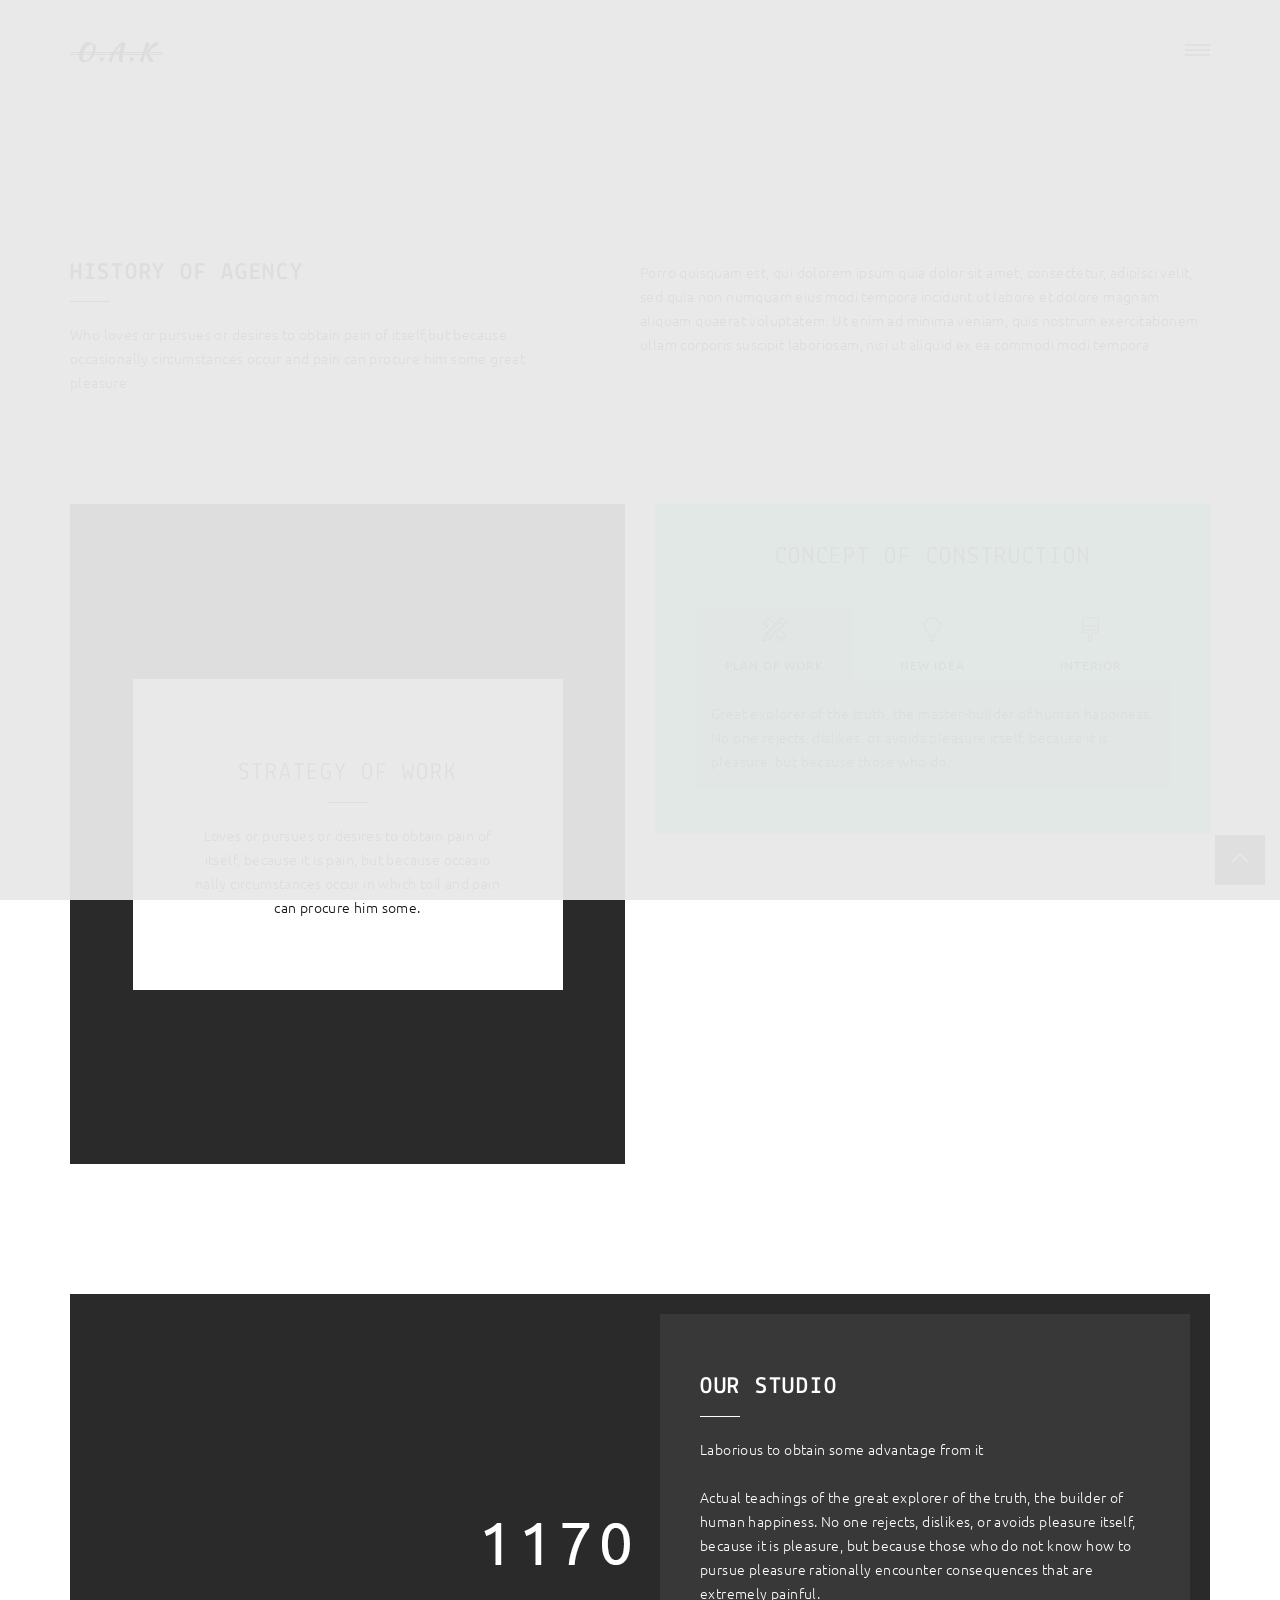
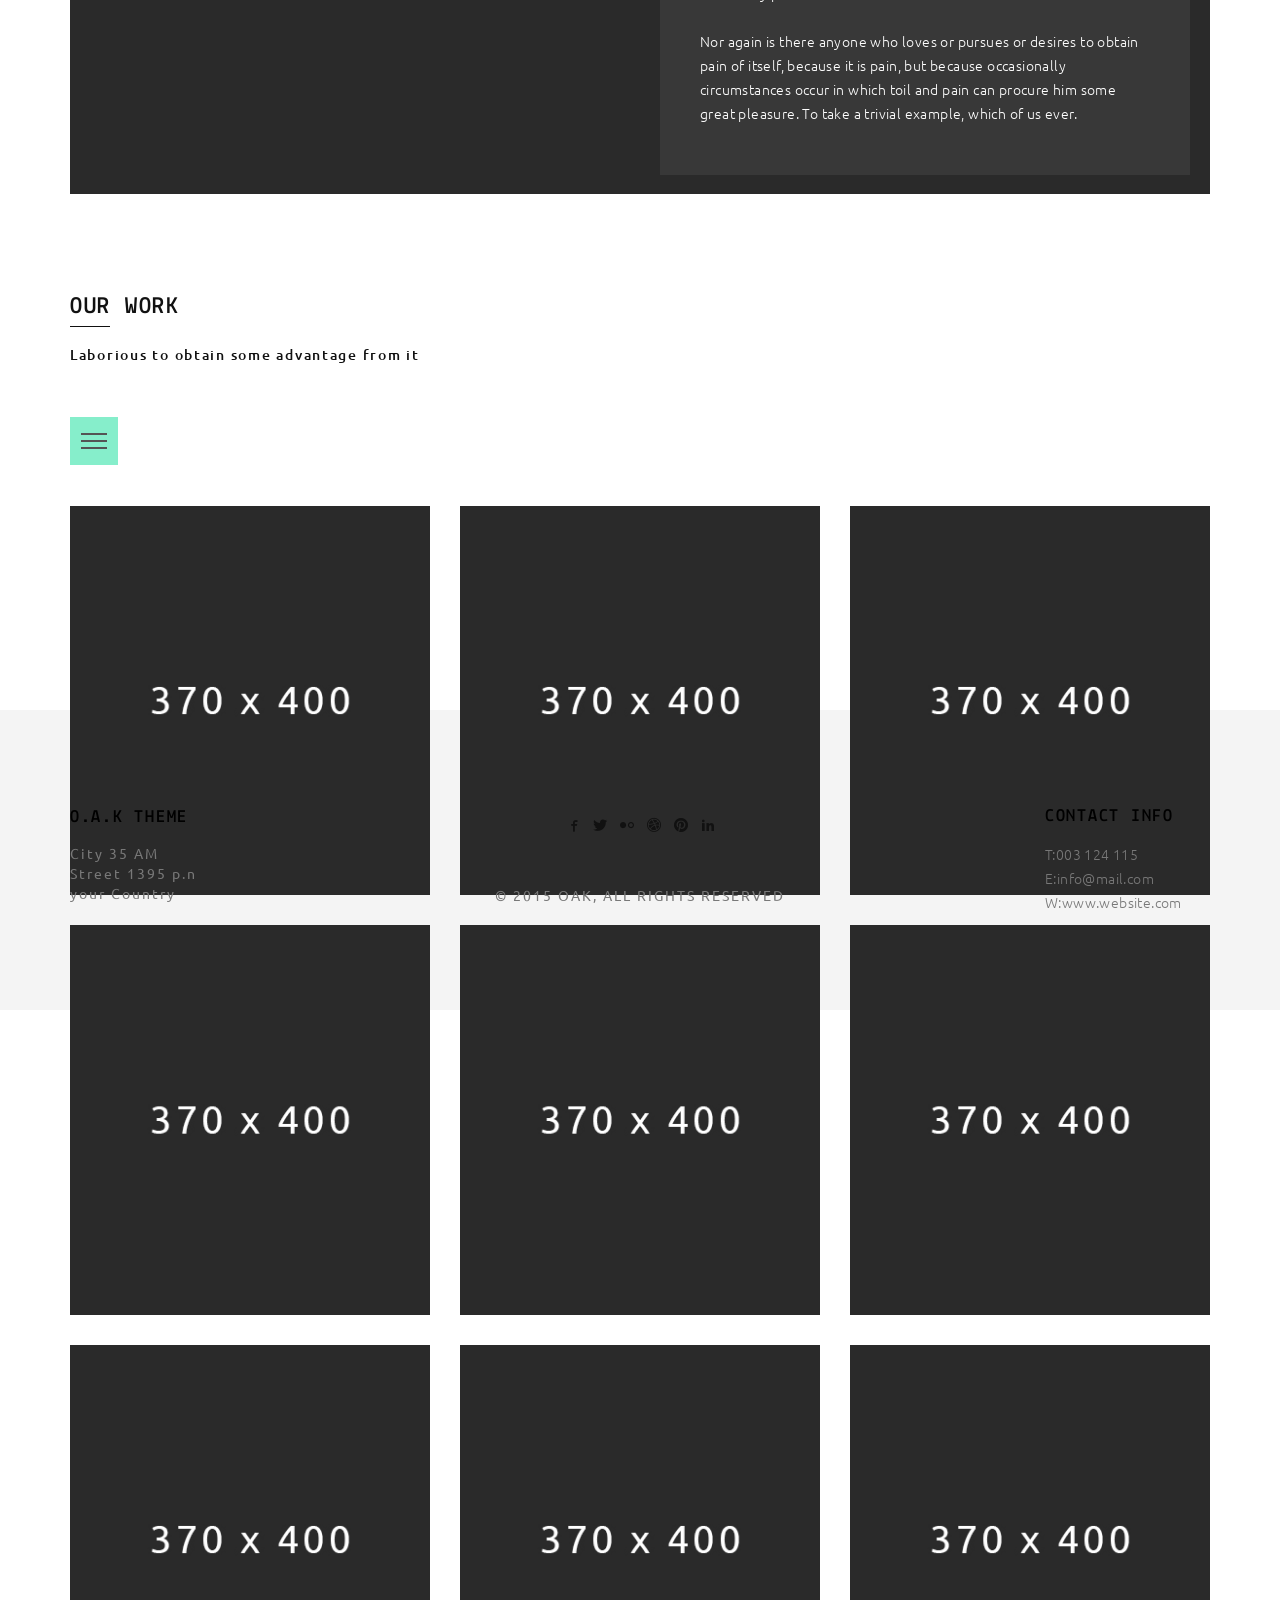
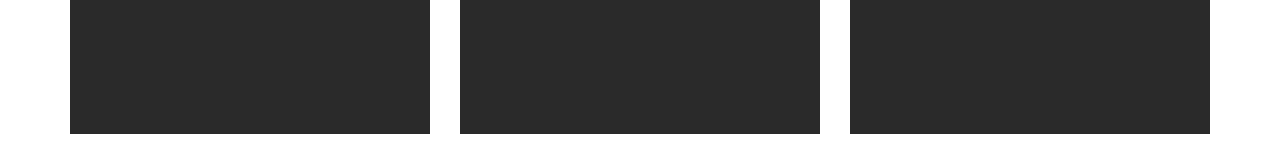
<file: index-architecture.html>
<!doctype html>
<html class="no-js" lang="">

<head>
    <meta charset="utf-8">
    <title>OAK - HTML Theme</title>
    <meta name="description" content="">
    <meta name="msapplication-tap-highlight" content="yes" />
    <meta name="viewport" content="width=device-width, user-scalable=no, initial-scale=1, minimum-scale=1.0, maximum-scale=1.0" />

    <!-- Google Web Font -->
    <link href='http://fonts.googleapis.com/css?family=Ubuntu:300,400,500,700' rel='stylesheet' type='text/css'>
    <link href='http://fonts.googleapis.com/css?family=Lekton:400,700,400italic' rel='stylesheet' type='text/css'>

    <!--  Bootstrap 3-->
    <link rel="stylesheet" href="css/bootstrap.min.css">

    <!-- OWL Carousel -->
    <link rel="stylesheet" href="css/owl.carousel.css">
    <link rel="stylesheet" href="css/owl.theme.css">

    <!--  Slider -->
    <link rel="stylesheet" href="css/jquery.kenburnsy.css">

    <!-- Animate -->
    <link rel="stylesheet" href="css/animate.css">

    <!-- Web Icons Font -->
    <link rel="stylesheet" href="css/pe-icon-7-stroke.css">
    <link rel="stylesheet" href="css/iconmoon.css">
    <link rel="stylesheet" href="css/et-line.css">
    <link rel="stylesheet" href="css/ionicons.css">

    <!-- Magnific PopUp -->
    <link rel="stylesheet" href="css/magnific-popup.css">

    <!-- Tabs -->
    <link rel="stylesheet" type="text/css" href="css/tabs.css" />
    <link rel="stylesheet" type="text/css" href="css/tabstyles.css" />

    <!-- Loader Style -->
    <link rel="stylesheet" href="css/loader-1.css">

    <!-- Costum Styles -->
    <link rel="stylesheet" href="css/main.css">
    <link rel="stylesheet" href="css/responsive.css">

    <!-- Favicon -->
    <link rel="icon" type="image/ico" href="favicon.ico">

    <!-- Modernizer & Respond js -->
    <script src="js/vendor/modernizr-2.8.3-respond-1.4.2.min.js"></script>
</head>

<body>

    <!-- Preloader -->
    <div class="cover"></div>

    <div class="header">
        <div class="container">
            <div class="logo">
                <a href="index.html">
                    <img src="img/logo.png" alt="Logo">
                </a>
            </div>
            
            <!-- Menu Hamburger (Default) -->
            <button class="main-menu-indicator" id="open-button">
                <span class="line"></span>
            </button>
            
            <div class="menu-wrap" style="background-image: url(img/nav_bg.jpg)">
                <div class="menu-content">
                    <div class="navigation">
                        <span class="pe-7s-close close-menu" id="close-button"></span>
                        <div class="search-wrap js-ui-search">
                            <input class="js-ui-text" type="text" placeholder="Search Here...">
                            <span class="eks js-ui-close"></span>
                        </div>
                    </div>
                    <nav class="menu">
                        <div class="menu-list">
                            <ul>
                                <li class="menu-item-has-children"><a href="#">Home</a>
                                    <ul class="sub-menu">
                                        <li><a href="index.html">- Default</a></li>
                                        <li><a href="index-architecture.html">- Architecture</a></li>
                                        <li><a href="index-full-slider.html">- Slider Full Width</a></li>
                                    </ul>
                                </li>
                                <li><a href="about.html">About</a></li>
                                <li class="menu-item-has-children"><a href="#">Portfolio</a>
                                    <ul class="sub-menu">
                                        <li><a href="portfolio-2column.html">-Portfolio 2 Column</a></li>
                                        <li><a href="portfolio-3column.html">-Portfolio 3 Column</a></li>
                                        <li><a href="portfolio-masonry.html">-Portfolio Masonry</a></li>
                                        <li><a href="portfolio-dribbble.html">-Portfolio Dribbble</a></li>
                                    </ul>
                                </li>
                                <li class="menu-item-has-children"><a href="#">Blog</a>
                                    <ul class="sub-menu">
                                        <li><a href="blog.html">Blog Default</a></li>
                                        <li><a href="blog-timeline.html">Blog Timeline</a></li>
                                        <li><a href="single-blog.html">Blog Single</a></li>
                                    </ul>
                                </li>
                                <li><a href="contact.html">Contact</a></li>
                            </ul>
                        </div>
                    </nav>

                    <div class="hidden-xs">
                        <div class="menu-social-media">
                            <ul>
                               <li><a href="#"><i class="iconmoon-facebook"></i></a></li>
                               <li><a href="#"><i class="iconmoon-twitter"></i></a></li>
                               <li><a href="#"><i class="iconmoon-dribbble3"></i></a></li>
                               <li><a href="#"><i class="iconmoon-pinterest"></i></a></li>
                               <li><a href="#"><i class="iconmoon-linkedin2"></i></a></li>
                            </ul>
                        </div>

                        <div class="menu-information">
                            <ul>
                                <li><span>T:</span> 003 124 115</li>
                                <li><span>E:</span> info@mail.com</li>
                            </ul>
                        </div>
                    </div>
                </div>
            </div>
            <!-- End of Menu Hamburger (Default) -->

        </div>
    </div>

<div class="container">
    <div class="arch-slider">
        <div id="arch-slider" class="owl-carousel">
            <div><img class="img-responsive center-block" src="img/arch-slider/image_1.jpg" alt="slider"></div>
            <div><img class="img-responsive center-block" src="img/arch-slider/image_1.jpg" alt="slider"></div>
        </div>
        <div class="slider-controls">
            <span class="arrow-left"><a class="prev-slide" href="javascript:void(0)"><i class="pe-7s-angle-left"></i></a></span>
            <span class="arrow-right"><a class="next-slide" href="javascript:void(0)"><i class="pe-7s-angle-right"></i></a></span>
        </div>
        
        <div class="arch-slider-content">
            <p>
                WORK IS <br>
                OUR <b>PASSION</b>
            </p>
        </div>
    </div>
</div>
<div class="container margin-top">
    <div class="history-wrapper">
        <div class="col-md-5 wow fadeIn" data-wow-duration="0.8s" data-wow-delay="0.3s">
            <div class="row">
                <article>
                    <h1>HISTORY OF AGENCY</h1>
                    <hr>
                    <p>Who loves or pursues or desires to obtain pain of itself,but because occasionally circumstances occur and pain can procure him some great pleasure</p>
                </article>
            </div>
        </div>
        <div class="col-md-6 col-md-offset-1 wow fadeIn" data-wow-duration="0.8s" data-wow-delay="0.3s">
            <div class="row">
                <article>
                    <p>
                        Porro quisquam est, qui dolorem ipsum quia dolor sit amet, consectetur, adipisci velit, sed quia non numquam eius modi tempora incidunt ut labore et dolore magnam aliquam quaerat voluptatem. Ut enim ad minima veniam, quis nostrum exercitationem ullam corporis suscipit laboriosam, nisi ut aliquid ex ea commodi modi tempora
                    </p>
                </article>
            </div>
        </div>
    </div>
</div>
<div class="container margin-top">
    <div class="row">
        <div class="architecture-content">
            <div class="col-md-6">
                <div class="box-over-image" style="background-image: url(img/architecure-image.jpg)">
                    <div class="box-over-image-inner">
                        <h1>STRATEGY OF WORK</h1>
                        <hr>
                        <p>Loves or pursues or desires to obtain pain of itself, because it is pain, but because occasio nally circumstances occur in which toil and pain can procure him some.</p>
                    </div>
                </div>
            </div>
            <div class="col-md-6">
                <div class="tabs-wrapper">
                    <h1>CONCEPT OF CONSTRUCTION</h1>
                    <div class="tabs ef-tabs tabs-style-flip">
                        <nav>
                            <ul>
                                <li class="tab-current">
                                    <a href="#section-flip-1">
                                        <span class="tabs-icon icon-tools"></span>
                                        <span class="tabs-title">PLAN OF WORK</span>
                                    </a>
                                </li>
                                <li>
                                    <a href="#section-flip-2">
                                        <span class="tabs-icon icon-lightbulb"></span>
                                        <span class="tabs-title">NEW IDEA</span>
                                    </a>
                                </li>
                                <li>
                                    <a href="#section-flip-3">
                                        <span class="tabs-icon icon-paintbrush"></span>
                                        <span class="tabs-title">INTERIOR</span>
                                    </a>
                                </li>
                            </ul>
                        </nav>
                        <div class="content-wrap">
                            <section id="section-flip-1" class="content-current">
                                <div class="col-md-12">
                                    <div class="row">
                                        <p>
                                            Great explorer of the truth, the master-builder of human
                                            happiness. No one rejects, dislikes, or avoids pleasure itself,
                                            because it is pleasure, but because those who do.
                                        </p>
                                    </div>
                                </div>
                            </section>
                            <section id="section-flip-2">
                                <div class="col-md-12">
                                    <div class="row">
                                        <p>Magnam rerum neque distinctio non eaque soluta doloribus cumque cupiditate, corrupti mollitia sapiente dolores possimus laboriosam iste cum ipsam. Porro, in, quidem?</p>
                                    </div>
                                </div>
                            </section>
                            <section id="section-flip-3">
                                <div class="col-md-12">
                                    <div class="row">
                                        <p>
                                            Great explorer of the truth, the master-builder of human
                                            happiness. No one rejects, dislikes, or avoids pleasure itself,
                                            because it is pleasure, but because those who do.
                                        </p>
                                    </div>
                                </div>
                            </section>
                            </div><!-- /content-wrap -->
                            </div><!-- /tabs -->
                        </div>
                        <div class="tabs-image">
                            <div id="tabs-slider" class="owl-carousel">
                                <div><img src="img/tabs-slider/image_1.jpg" alt="architecure tabs"></div>
                                <div><img src="img/tabs-slider/image_2.jpg" alt="architecure tabs"></div>
                                <div><img src="img/tabs-slider/image_3.jpg" alt="architecure tabs"></div>
                            </div>
                        </div>
                    </div>
                </div>
            </div>
        </div>
        <div class="container margin-top">
            <div class="about-studio image-cover" style="background-image: url(img/about-studio.jpg)">
                <div class="col-md-6 col-md-offset-6">
                    <div class="our-studio-content">
                        <h1>OUR STUDIO</h1>
                        <hr>
                        <p>
                            Laborious to obtain some advantage from it <br><br>
                            Actual teachings of the great explorer of the truth, the builder of human happiness. No one rejects, dislikes, or avoids pleasure itself, because it is pleasure, but because those who do not know how to pursue pleasure rationally encounter consequences that are extremely painful. <br><br>
                            Nor again is there anyone who loves or pursues or desires to obtain pain of itself, because it is pain, but because occasionally circumstances occur in which toil and pain can procure him some great pleasure. To take a trivial example, which of us ever.
                        </p>
                        
                    </div>
                </div>
            </div>
        </div>
        
        <div class="container margin-top">
            <div class="main-title">
                <h1>OUR WORK</h1>
                <hr>
                <h6>Laborious to obtain some advantage from it</h6>
            </div>
            <div class="portfolio-wrapper">
                <button class="nav">
                <span class="icon-container">
                    <span class="line line01"></span>
                    <span class="line line02"></span>
                    <span class="line line03"></span>
                    <span class="line line04"></span>
                </span>
                </button>
                <div class="works-filter">
                    <a href="javascript:void(0)" class="filter active" data-filter="mix">All</a>
                    <a href="javascript:void(0)" class="filter" data-filter="branding">Branding</a>
                    <a href="javascript:void(0)" class="filter" data-filter="web">Web Design</a>
                    <a href="javascript:void(0)" class="filter" data-filter="graphic">Graphic Design</a>
                </div>
                <div class="js-masonry">
                    <div class="row" id="work-grid">
                        <!-- Begin of Thumbs Portfolio -->
                        <div class="col-md-4 col-sm-4 col-xs-12 mix branding">
                            <div class="img home-portfolio-image">
                                <img src="img/home-portfolio/img_1.jpg" alt="Portfolio Item">
                                <div class="overlay-thumb">
                                    <a href="javascript:void(0)" class="like-product">
                                        <i class="ion-ios-heart-outline"></i>
                                        <span class="like-product">Liked</span>
                                        <span class="output">250</span>
                                    </a>
                                    <div class="details">
                                        <span class="title">STYLE FASHION</span>
                                        <span class="info">NEW BAG & STYLE FASHION</span>
                                    </div>
                                    <span class="btnBefore"></span>
                                    <span class="btnAfter"></span>
                                    <a class="main-portfolio-link" href="single-project.html"></a>
                                </div>
                            </div>
                        </div>
                        <div class="col-md-4 col-sm-4 col-xs-12 mix web">
                            <div class="img home-portfolio-image">
                                <img src="img/home-portfolio/img_2.jpg" alt="Portfolio Item">
                                <div class="overlay-thumb">
                                    <a href="javascript:void(0)" class="like-product">
                                        <i class="ion-ios-heart-outline"></i>
                                        <span class="like-product">Liked</span>
                                        <span class="output">60</span>
                                    </a>
                                    <div class="details">
                                        <span class="title">WATCH-J</span>
                                        <span class="info">NEW TREND FASHION</span>
                                    </div>
                                    <span class="btnBefore"></span>
                                    <span class="btnAfter"></span>
                                    <a class="main-portfolio-link" href="single-project.html"></a>
                                </div>
                            </div>
                        </div>
                        <div class="col-md-4 col-sm-4 col-xs-12 mix graphic">
                            <div class="img home-portfolio-image">
                                <img src="img/home-portfolio/img_3.jpg" alt="Portfolio Item">
                                <div class="overlay-thumb">
                                    <a href="javascript:void(0)" class="like-product">
                                        <i class="ion-ios-heart-outline"></i>
                                        <span class="like-product">Liked</span>
                                        <span class="output">1060</span>
                                    </a>
                                    <div class="details">
                                        <span class="title">STYLE FASHION</span>
                                        <span class="info">NEW BAG & STYLE FASHION</span>
                                    </div>
                                    <span class="btnBefore"></span>
                                    <span class="btnAfter"></span>
                                    <a class="main-portfolio-link" href="single-project.html"></a>
                                </div>
                            </div>
                        </div>
                        <div class="col-md-4 col-sm-4 col-xs-12 mix branding">
                            <div class="img home-portfolio-image">
                                <img src="img/home-portfolio/img_4.jpg" alt="Portfolio Item">
                                <div class="overlay-thumb">
                                    <a href="javascript:void(0)" class="like-product">
                                        <i class="ion-ios-heart-outline"></i>
                                        <span class="like-product">Liked</span>
                                        <span class="output">900</span>
                                    </a>
                                    <div class="details">
                                        <span class="title">STYLE FASHION</span>
                                        <span class="info">NEW BAG & STYLE FASHION</span>
                                    </div>
                                    <span class="btnBefore"></span>
                                    <span class="btnAfter"></span>
                                    <a class="main-portfolio-link" href="single-project.html"></a>
                                </div>
                            </div>
                        </div>
                        <div class="col-md-4 col-sm-4 col-xs-12 mix branding">
                            <div class="img home-portfolio-image">
                                <img src="img/home-portfolio/img_5.jpg" alt="Portfolio Item">
                                <div class="overlay-thumb">
                                    <a href="javascript:void(0)" class="like-product">
                                        <i class="ion-ios-heart-outline"></i>
                                        <span class="like-product">Liked</span>
                                        <span class="output">979</span>
                                    </a>
                                    <div class="details">
                                        <span class="title">STYLE FASHION</span>
                                        <span class="info">NEW BAG & STYLE FASHION</span>
                                    </div>
                                    <span class="btnBefore"></span>
                                    <span class="btnAfter"></span>
                                    <a class="main-portfolio-link" href="single-project.html"></a>
                                </div>
                            </div>
                        </div>
                        <div class="col-md-4 col-sm-4 col-xs-12 mix branding">
                            <div class="img home-portfolio-image">
                                <img src="img/home-portfolio/img_6.jpg" alt="Portfolio Item">
                                <div class="overlay-thumb">
                                    <a href="javascript:void(0)" class="like-product">
                                        <i class="ion-ios-heart-outline"></i>
                                        <span class="like-product">Liked</span>
                                        <span class="output">1024</span>
                                    </a>
                                    <div class="details">
                                        <span class="title">STYLE FASHION</span>
                                        <span class="info">NEW BAG & STYLE FASHION</span>
                                    </div>
                                    <span class="btnBefore"></span>
                                    <span class="btnAfter"></span>
                                    <a class="main-portfolio-link" href="single-project.html"></a>
                                </div>
                            </div>
                        </div>
                        <div class="col-md-4 col-sm-4 col-xs-12 mix branding">
                            <div class="img home-portfolio-image">
                                <img src="img/home-portfolio/img_7.jpg" alt="Portfolio Item">
                                <div class="overlay-thumb">
                                    <a href="javascript:void(0)" class="like-product">
                                        <i class="ion-ios-heart-outline"></i>
                                        <span class="like-product">Liked</span>
                                        <span class="output">2048</span>
                                    </a>
                                    <div class="details">
                                        <span class="title">STYLE FASHION</span>
                                        <span class="info">NEW BAG & STYLE FASHION</span>
                                    </div>
                                    <span class="btnBefore"></span>
                                    <span class="btnAfter"></span>
                                    <a class="main-portfolio-link" href="single-project.html"></a>
                                </div>
                            </div>
                        </div>
                        <div class="col-md-4 col-sm-4 col-xs-12 mix branding">
                            <div class="img home-portfolio-image">
                                <img src="img/home-portfolio/img_8.jpg" alt="Portfolio Item">
                                <div class="overlay-thumb">
                                    <a href="javascript:void(0)" class="like-product">
                                        <i class="ion-ios-heart-outline"></i>
                                        <span class="like-product">Liked</span>
                                        <span class="output">256</span>
                                    </a>
                                    <div class="details">
                                        <span class="title">STYLE FASHION</span>
                                        <span class="info">NEW BAG & STYLE FASHION</span>
                                    </div>
                                    <span class="btnBefore"></span>
                                    <span class="btnAfter"></span>
                                    <a class="main-portfolio-link" href="single-project.html"></a>
                                </div>
                            </div>
                        </div>
                        <div class="col-md-4 col-sm-4 col-xs-12 mix branding">
                            <div class="img home-portfolio-image">
                                <img src="img/home-portfolio/img_9.jpg" alt="Portfolio Item">
                                <div class="overlay-thumb">
                                    <a href="javascript:void(0)" class="like-product">
                                        <i class="ion-ios-heart-outline"></i>
                                        <span class="like-product">Liked</span>
                                        <span class="output">256</span>
                                    </a>
                                    <div class="details">
                                        <span class="title">STYLE FASHION</span>
                                        <span class="info">NEW BAG & STYLE FASHION</span>
                                    </div>
                                    <span class="btnBefore"></span>
                                    <span class="btnAfter"></span>
                                    <a class="main-portfolio-link" href="single-project.html"></a>
                                </div>
                            </div>
                        </div>
                    </div>
                </div>
                <div class="load-more">
                    <a href="javascript:void(0)" id="load-more"><i class="icon-refresh"></i></a>
                </div>
            </div>
        </div>
            

            <div class="footer margin-top">
                <div class="container">
                    <div class="row">
                            <div class="col-md-2 col-sm-4 col-xs-12">
                                <div class="footer-inner">
                                    <div class="footer-content">
                                        <h4>O.A.K THEME</h4>
                                            <address>
                                                City 35 AM <br>
                                                Street 1395 p.n <br>
                                                your Country
                                            </address>
                                    </div>
                                </div>
                            </div>

                            <div class="col-md-2 col-md-push-8 col-sm-4 col-xs-12">
                                <div class="footer-inner">
                                    <div class="footer-content">
                                       <h4>CONTACT INFO</h4>
                                        <p>
                                            T:003 124 115 <br>
                                            E:info@mail.com <br>
                                            W:www.website.com
                                        </p>
                                    </div>
                                </div>
                            </div>

                            <div class="col-md-4 col-sm-4 col-xs-12">
                                <div class="footer-inner">
                                    <div class="footer-content">
                                    <ul class="social-media">
                                        <li><a href="#"><i class="iconmoon-facebook"></i></a></li>
                                        <li><a href="#"><i class="iconmoon-twitter"></i></a></li>
                                        <li><a href="#"><i class="iconmoon-flickr2"></i></a></li>
                                        <li><a href="#"><i class="iconmoon-dribbble3"></i></a></li>
                                        <li><a href="#"><i class="iconmoon-pinterest"></i></a></li>
                                        <li><a href="#"><i class="iconmoon-linkedin2"></i></a></li>
                                    </ul>
                                    <span class="copyright-mark">&copy; 2015 OAK, ALL RIGHTS RESERVED</span>
                                    </div>
                                </div>
                            </div>
                    </div>
                </div>
            </div>

            <a href="javascript:void(0)" class="scroll-top" id="scroll-top"><i class="pe-7s-angle-up"></i></a>

            <script src="js/vendor/jquery-1.11.2.min.js"></script>
            <script data-pace-options='{ "ajax": false }' src="js/vendor/pace.min.js"></script>
            <script src="js/vendor/bootstrap.min.js"></script>
            <script src="js/vendor/classie.js"></script>
            <script src="js/vendor/isotope.pkgd.min.js"></script>
            <script src="js/vendor/jquery.velocity.min.js"></script>
            <script src="js/vendor/jquery.kenburnsy.min.js"></script>
            <script src="js/vendor/textslide.js"></script>
            <script src="js/vendor/imagesloaded.pkgd.min.js"></script>
            <script src="js/vendor/tabs.js"></script>
            <script src="js/ef-slider.js"></script>    
            <script src="js/vendor/owl.carousel.min.js"></script>
            <script src="js/vendor/jquery.magnific-popup.min.js"></script>
            <script src="js/vendor/jquery.social-buttons.min.js"></script>
            <script src="js/vendor/wow.min.js"></script>
            <script src="js/main.js"></script>
            <script src="js/ajax.js"></script>
        </body>
        </html>
</file>
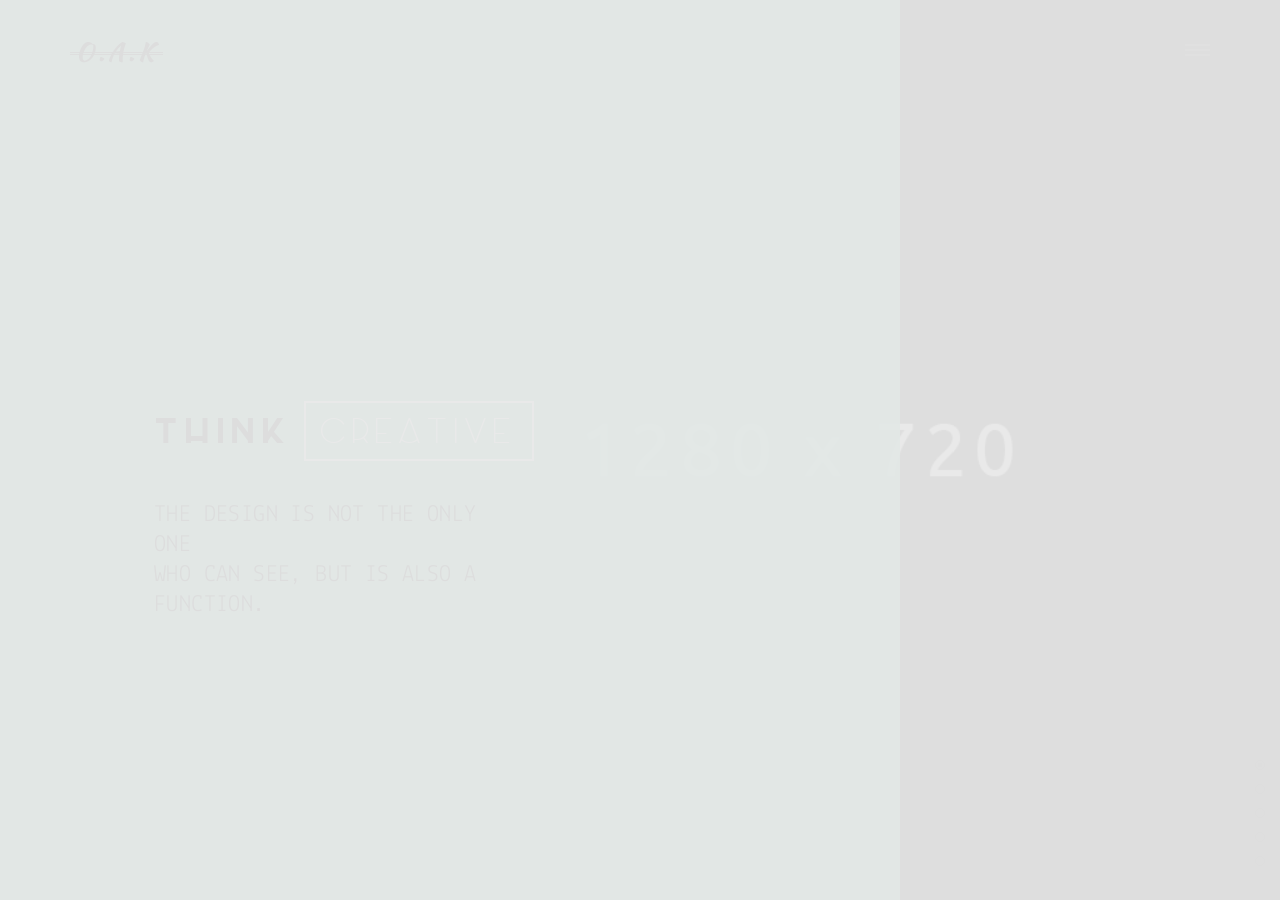
<file: index-full-slider.html>
<!doctype html>
    <html class="no-js" lang="">

    <head>
        <meta charset="utf-8">
        <title>OAK - HTML Theme</title>
        <meta name="description" content="">
        <meta name="msapplication-tap-highlight" content="yes" />
        <meta name="viewport" content="width=device-width, user-scalable=no, initial-scale=1, minimum-scale=1.0, maximum-scale=1.0" />

        <!-- Google Web Font -->
        <link href='http://fonts.googleapis.com/css?family=Ubuntu:300,400,500,700' rel='stylesheet' type='text/css'>
        <link href='http://fonts.googleapis.com/css?family=Lekton:400,700,400italic' rel='stylesheet' type='text/css'>

        <!--  Bootstrap 3-->
        <link rel="stylesheet" href="css/bootstrap.min.css">

        <!-- OWL Carousel -->
        <link rel="stylesheet" href="css/owl.carousel.css">
        <link rel="stylesheet" href="css/owl.theme.css">

        <!--  Slider -->
        <link rel="stylesheet" href="css/jquery.kenburnsy.css">

        <!-- Animate -->
        <link rel="stylesheet" href="css/animate.css">

        <!-- Web Icons Font -->
        <link rel="stylesheet" href="css/pe-icon-7-stroke.css">
        <link rel="stylesheet" href="css/iconmoon.css">
        <link rel="stylesheet" href="css/et-line.css">
        <link rel="stylesheet" href="css/ionicons.css">

        <!-- Magnific PopUp -->
        <link rel="stylesheet" href="css/magnific-popup.css">

        <!-- Tabs -->
        <link rel="stylesheet" type="text/css" href="css/tabs.css" />
        <link rel="stylesheet" type="text/css" href="css/tabstyles.css" />

        <!-- Loader Style -->
        <link rel="stylesheet" href="css/loader-1.css">

        <!-- Costum Styles -->
        <link rel="stylesheet" href="css/main.css">
        <link rel="stylesheet" href="css/responsive.css">

        <!-- Favicon -->
        <link rel="icon" type="image/ico" href="favicon.ico">

        <!-- Modernizer & Respond js -->
        <script src="js/vendor/modernizr-2.8.3-respond-1.4.2.min.js"></script>

        <!-- Full Height -->
        <style>
            html,
            body {
                height: 100%;
                overflow: hidden;
            }
        </style>

    </head>

    <body>

        <!-- Preloader -->
        <div class="cover"></div>

        <div class="header has-slider">
            <div class="container">
                <div class="logo">
                    <a href="index.html">
                        <img src="img/logo.png" alt="Logo">
                    </a>
                </div>

                <!-- Menu Hamburger (Default) -->
                <button class="main-menu-indicator" id="open-button">
                    <span class="line"></span>
                </button>

                <div class="menu-wrap" style="background-image: url(img/nav_bg.jpg)">
                    <div class="menu-content">
                        <div class="navigation">
                            <span class="pe-7s-close close-menu" id="close-button"></span>
                            <div class="search-wrap js-ui-search">
                                <input class="js-ui-text" type="text" placeholder="Search Here...">
                                <span class="eks js-ui-close"></span>
                            </div>
                        </div>
                        <nav class="menu">
                            <div class="menu-list">
                                <ul>
                                    <li class="menu-item-has-children"><a href="#">Home</a>
                                        <ul class="sub-menu">
                                            <li><a href="index.html">- Default</a></li>
                                            <li><a href="index-architecture.html">- Architecture</a></li>
                                            <li><a href="index-full-slider.html">- Slider Full Width</a></li>
                                        </ul>
                                    </li>
                                    <li><a href="about.html">About</a></li>
                                    <li class="menu-item-has-children"><a href="#">Portfolio</a>
                                        <ul class="sub-menu">
                                            <li><a href="portfolio-2column.html">-Portfolio 2 Column</a></li>
                                            <li><a href="portfolio-3column.html">-Portfolio 3 Column</a></li>
                                            <li><a href="portfolio-masonry.html">-Portfolio Masonry</a></li>
                                            <li><a href="portfolio-dribbble.html">-Portfolio Dribbble</a></li>
                                        </ul>
                                    </li>
                                    <li class="menu-item-has-children"><a href="#">Blog</a>
                                        <ul class="sub-menu">
                                            <li><a href="blog.html">Blog Default</a></li>
                                            <li><a href="blog-timeline.html">Blog Timeline</a></li>
                                            <li><a href="single-blog.html">Blog Single</a></li>
                                        </ul>
                                    </li>
                                    <li><a href="contact.html">Contact</a></li>
                                </ul>
                            </div>
                        </nav>

                        <div class="hidden-xs">
                            <div class="menu-social-media">
                                <ul>
                                    <li><a href="#"><i class="iconmoon-facebook"></i></a></li>
                                    <li><a href="#"><i class="iconmoon-twitter"></i></a></li>
                                    <li><a href="#"><i class="iconmoon-dribbble3"></i></a></li>
                                    <li><a href="#"><i class="iconmoon-pinterest"></i></a></li>
                                    <li><a href="#"><i class="iconmoon-linkedin2"></i></a></li>
                                </ul>
                            </div>

                            <div class="menu-information">
                                <ul>
                                    <li><span>T:</span> 003 124 115</li>
                                    <li><span>E:</span> info@mail.com</li>
                                </ul>
                            </div>
                        </div>
                    </div>
                </div>
                <!-- End of Menu Hamburger (Default) -->
            </div>
        </div>

        <div class="slider-container">
            <div class="slider-control left inactive"></div>
            <div class="slider-control right"></div>
            <ul class="slider-pagi"></ul>
            <div class="slider">
                <div class="slide slide-0 active">
                    <div class="slide__bg" style="background-image: url('img/full-slider/image_1.jpg');"></div>
                    <div class="slide__content">
                        <svg class="slide__overlay" viewBox="0 0 1 1" preserveAspectRatio="xMaxYMax slice">
                            <path class="slide__overlay-path" d="M0,0 150,0 500,405 0,405" />
                        </svg>
                        <div class="slide__text">
                            <h2 class="slide__text-heading">THINK<span class="border-text">CREATIVE</span></h2>
                            <p>
                                THE DESIGN IS NOT THE ONLY ONE
                                <br> WHO CAN SEE, BUT IS ALSO A FUNCTION.
                            </p>
                        </div>
                    </div>
                </div>

                <div class="slide slide-1">
                    <div class="slide__bg" style="background-image: url('img/full-slider/image_2.jpg');"></div>
                    <div class="slide__content">
                        <svg class="slide__overlay" viewBox="0 0 720 405" preserveAspectRatio="xMaxYMax slice">
                            <path class="slide__overlay-path" d="M0,0 150,0 500,405 0,405" />
                        </svg>
                        <div class="slide__text">
                            <h2 class="slide__text-heading"><span class="border-text">MODERN</span>SLIDER</h2>
                            <p>VOLUPTATUM MOLESTIAS RECUSANDAE QUAS REPREHENDERIT.</p>
                        </div>
                    </div>
                </div>

                <div class="slide slide-2">
                    <div class="slide__bg" style="background-image: url('img/full-slider/image_3.jpg');"></div>
                    <div class="slide__content">
                        <svg class="slide__overlay" viewBox="0 0 720 405" preserveAspectRatio="xMaxYMax slice">
                            <path class="slide__overlay-path" d="M0,0 150,0 500,405 0,405" />
                        </svg>
                        <div class="slide__text">
                            <h2 class="slide__text-heading">We accomplish individual projects</h2>
                        </div>
                    </div>
                </div>

                <div class="slide slide-3">
                    <div class="slide__bg" style="background-image: url('img/full-slider/image_4.jpg');"></div>
                    <div class="slide__content">
                        <svg class="slide__overlay" viewBox="0 0 720 405" preserveAspectRatio="xMaxYMax slice">
                            <path class="slide__overlay-path" d="M0,0 150,0 500,405 0,405" />
                        </svg>
                        <div class="slide__text">
                            <h2 class="slide__text-heading">New projects <span>Modern</span></h2>
                        </div>
                    </div>
                </div>

                <div class="slide slide-4">
                    <div class="slide__bg" style="background-image: url('img/full-slider/image_1.jpg');"></div>
                    <div class="slide__content">
                        <svg class="slide__overlay" viewBox="0 0 720 405" preserveAspectRatio="xMaxYMax slice">
                            <path class="slide__overlay-path" d="M0,0 150,0 500,405 0,405" />
                        </svg>
                        <div class="slide__text">
                            <h2 class="slide__text-heading"><span>New projects And Modern</span></h2>
                        </div>
                    </div>
                </div>
            </div>
        </div>


        <script src="js/vendor/jquery-1.11.2.min.js"></script>
        <script data-pace-options='{ "ajax": false }' src="js/vendor/pace.min.js"></script>
        <script src="js/vendor/bootstrap.min.js"></script>
        <script src="js/vendor/classie.js"></script>
        <script src="js/vendor/isotope.pkgd.min.js"></script>
        <script src="js/vendor/jquery.velocity.min.js"></script>
        <script src="js/vendor/jquery.kenburnsy.min.js"></script>
        <script src="js/vendor/textslide.js"></script>
        <script src="js/vendor/imagesloaded.pkgd.min.js"></script>
        <script src="js/vendor/tabs.js"></script>
        <script src="js/ef-slider.js"></script>
        <script src="js/vendor/owl.carousel.min.js"></script>
        <script src="js/vendor/jquery.magnific-popup.min.js"></script>
        <script src="js/vendor/jquery.social-buttons.min.js"></script>
        <script src="js/vendor/wow.min.js"></script>
        <script src="js/main.js"></script>
        <script src="js/ajax.js"></script>
    </body>

    </html>
</file>
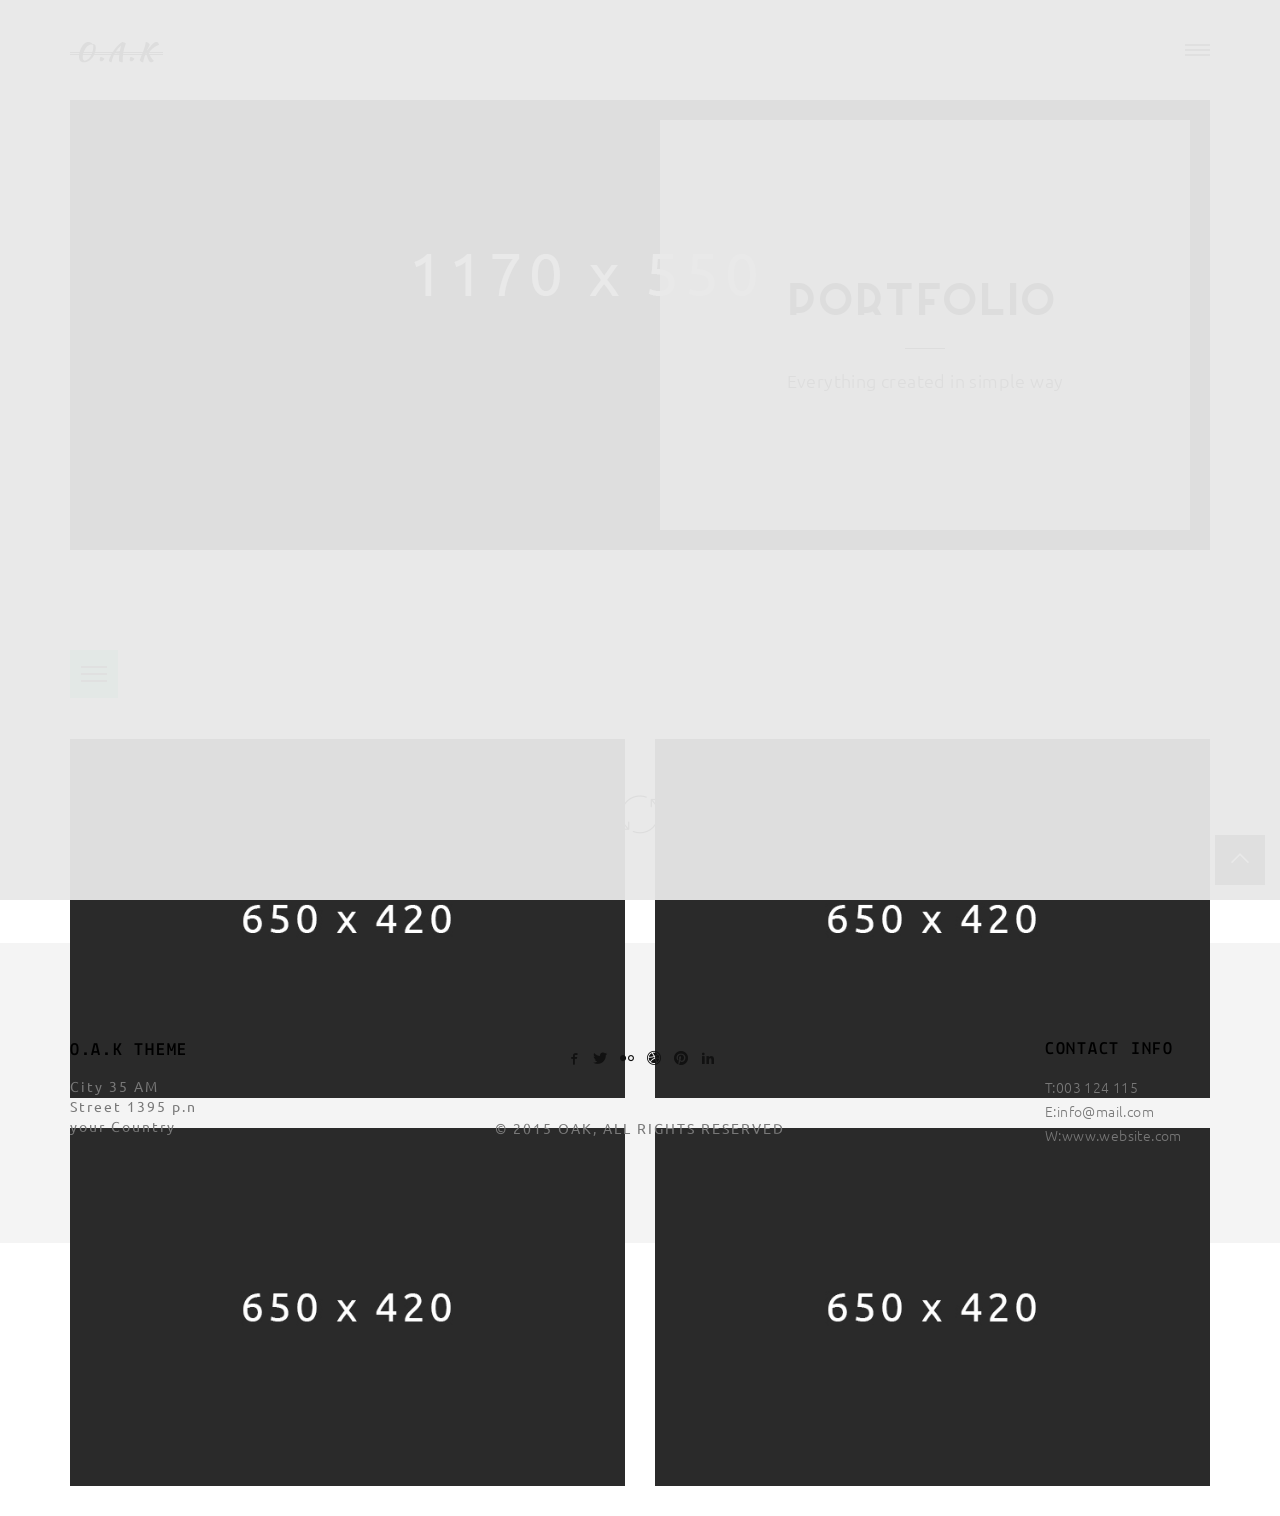
<file: portfolio-2column.html>
<!doctype html>
<html class="no-js" lang="">

<head>
    <meta charset="utf-8">
    <title>OAK - HTML Theme</title>
    <meta name="description" content="">
    <meta name="msapplication-tap-highlight" content="yes" />
    <meta name="viewport" content="width=device-width, user-scalable=no, initial-scale=1, minimum-scale=1.0, maximum-scale=1.0" />

    <!-- Google Web Font -->
    <link href='http://fonts.googleapis.com/css?family=Ubuntu:300,400,500,700' rel='stylesheet' type='text/css'>
    <link href='http://fonts.googleapis.com/css?family=Lekton:400,700,400italic' rel='stylesheet' type='text/css'>

    <!--  Bootstrap 3-->
    <link rel="stylesheet" href="css/bootstrap.min.css">

    <!-- OWL Carousel -->
    <link rel="stylesheet" href="css/owl.carousel.css">
    <link rel="stylesheet" href="css/owl.theme.css">

    <!--  Slider -->
    <link rel="stylesheet" href="css/jquery.kenburnsy.css">

    <!-- Animate -->
    <link rel="stylesheet" href="css/animate.css">

    <!-- Web Icons Font -->
    <link rel="stylesheet" href="css/pe-icon-7-stroke.css">
    <link rel="stylesheet" href="css/iconmoon.css">
    <link rel="stylesheet" href="css/et-line.css">
    <link rel="stylesheet" href="css/ionicons.css">

    <!-- Magnific PopUp -->
    <link rel="stylesheet" href="css/magnific-popup.css">

    <!-- Tabs -->
    <link rel="stylesheet" type="text/css" href="css/tabs.css" />
    <link rel="stylesheet" type="text/css" href="css/tabstyles.css" />

    <!-- Loader Style -->
    <link rel="stylesheet" href="css/loader-1.css">

    <!-- Costum Styles -->
    <link rel="stylesheet" href="css/main.css">
    <link rel="stylesheet" href="css/responsive.css">

    <!-- Favicon -->
    <link rel="icon" type="image/ico" href="favicon.ico">

    <!-- Modernizer & Respond js -->
    <script src="js/vendor/modernizr-2.8.3-respond-1.4.2.min.js"></script>
</head>

<body>

<!-- Preloader -->
<div class="cover"></div>

<div class="header">
    <div class="container">
        <div class="logo">
            <a href="index.html">
                <img src="img/logo.png" alt="Logo">
            </a>
        </div>
        
        <!-- Menu Hamburger (Default) -->
        <button class="main-menu-indicator" id="open-button">
            <span class="line"></span>
        </button>
        
        <div class="menu-wrap" style="background-image: url(img/nav_bg.jpg)">
            <div class="menu-content">
                <div class="navigation">
                    <span class="pe-7s-close close-menu" id="close-button"></span>
                    <div class="search-wrap js-ui-search">
                        <input class="js-ui-text" type="text" placeholder="Search Here...">
                        <span class="eks js-ui-close"></span>
                    </div>
                </div>
                <nav class="menu">
                    <div class="menu-list">
                        <ul>
                            <li class="menu-item-has-children"><a href="#">Home</a>
                                <ul class="sub-menu">
                                    <li><a href="index.html">- Default</a></li>
                                    <li><a href="index-architecture.html">- Architecture</a></li>
                                    <li><a href="index-full-slider.html">- Slider Full Width</a></li>
                                </ul>
                            </li>
                            <li><a href="about.html">About</a></li>
                            <li class="menu-item-has-children"><a href="#">Portfolio</a>
                                <ul class="sub-menu">
                                    <li><a href="portfolio-2column.html">-Portfolio 2 Column</a></li>
                                    <li><a href="portfolio-3column.html">-Portfolio 3 Column</a></li>
                                    <li><a href="portfolio-masonry.html">-Portfolio Masonry</a></li>
                                    <li><a href="portfolio-dribbble.html">-Portfolio Dribbble</a></li>
                                </ul>
                            </li>
                            <li class="menu-item-has-children"><a href="#">Blog</a>
                                <ul class="sub-menu">
                                    <li><a href="blog.html">Blog Default</a></li>
                                    <li><a href="blog-timeline.html">Blog Timeline</a></li>
                                    <li><a href="single-blog.html">Blog Single</a></li>
                                </ul>
                            </li>
                            <li><a href="contact.html">Contact</a></li>
                        </ul>
                    </div>
                </nav>

                <div class="hidden-xs">
                    <div class="menu-social-media">
                        <ul>
                           <li><a href="#"><i class="iconmoon-facebook"></i></a></li>
                           <li><a href="#"><i class="iconmoon-twitter"></i></a></li>
                           <li><a href="#"><i class="iconmoon-dribbble3"></i></a></li>
                           <li><a href="#"><i class="iconmoon-pinterest"></i></a></li>
                           <li><a href="#"><i class="iconmoon-linkedin2"></i></a></li>
                        </ul>
                    </div>

                    <div class="menu-information">
                        <ul>
                            <li><span>T:</span> 003 124 115</li>
                            <li><span>E:</span> info@mail.com</li>
                        </ul>
                    </div>
                </div>
            </div>
        </div>
        <!-- End of Menu Hamburger (Default) -->

    </div>
</div>

<div class="container">
    <div class="header-page ef-parallax-bg" style="background-image:url(img/portfolio-header.jpg)">
        <div class="col-md-6 col-md-offset-6">
            <div class="row">
                <div class="inner-content">
                    <div class="header-content">
                        <h1>Portfolio</h1>
                        <hr>
                        <p>Everything created in simple way</p>
                    </div>
                </div>
            </div>
        </div>
    </div>
</div>

<div class="container margin-top">
    <div class="portfolio-wrapper">
        <button class="nav">
        <span class="icon-container">
            <span class="line line01"></span>
            <span class="line line02"></span>
            <span class="line line03"></span>
            <span class="line line04"></span>
        </span>
        </button>
        <div class="works-filter">
            <a href="javascript:void(0)" class="filter active" data-filter="mix">All</a>
            <a href="javascript:void(0)" class="filter" data-filter="branding">Branding</a>
            <a href="javascript:void(0)" class="filter" data-filter="web">Web Design</a>
            <a href="javascript:void(0)" class="filter" data-filter="graphic">Graphic Design</a>
        </div>
        <div class="js-masonry">
            <div class="row" id="work-grid">
                <!-- Begin of Thumbs Portfolio -->
                <div class="col-md-6 col-sm-6 col-xs-12 mix branding">
                    <div class="img home-portfolio-image">
                        <img src="img/portfolio-2column/img_1.jpg" alt="Portfolio Item">
                        <div class="overlay-thumb">
                            <a href="javascript:void(0)" class="like-product">
                                <i class="ion-ios-heart-outline"></i>
                                <span class="like-product">Liked</span>
                                <span class="output">250</span>
                            </a>
                            <div class="details">
                                <span class="title">STYLE FASHION</span>
                                <span class="info">NEW BAG & STYLE FASHION</span>
                            </div>
                            <span class="btnBefore"></span>
                            <span class="btnAfter"></span>
                            <a class="main-portfolio-link" href="single-project.html"></a>
                        </div>
                    </div>
                </div>                
                <div class="col-md-6 col-sm-6 col-xs-12 mix web">
                    <div class="img home-portfolio-image">
                        <img src="img/portfolio-2column/img_2.jpg" alt="Portfolio Item">
                        <div class="overlay-thumb">
                            <a href="javascript:void(0)" class="like-product">
                                <i class="ion-ios-heart-outline"></i>
                                <span class="like-product">Liked</span>
                                <span class="output">250</span>
                            </a>
                            <div class="details">
                                <span class="title">STYLE FASHION</span>
                                <span class="info">NEW BAG & STYLE FASHION</span>
                            </div>
                            <span class="btnBefore"></span>
                            <span class="btnAfter"></span>
                            <a class="main-portfolio-link" href="single-project.html"></a>
                        </div>
                    </div>
                </div>                
                <div class="col-md-6 col-sm-6 col-xs-12 mix branding">
                    <div class="img home-portfolio-image">
                        <img src="img/portfolio-2column/img_1.jpg" alt="Portfolio Item">
                        <div class="overlay-thumb">
                            <a href="javascript:void(0)" class="like-product">
                                <i class="ion-ios-heart-outline"></i>
                                <span class="like-product">Liked</span>
                                <span class="output">250</span>
                            </a>
                            <div class="details">
                                <span class="title">STYLE FASHION</span>
                                <span class="info">NEW BAG & STYLE FASHION</span>
                            </div>
                            <span class="btnBefore"></span>
                            <span class="btnAfter"></span>
                            <a class="main-portfolio-link" href="single-project.html"></a>
                        </div>
                    </div>
                </div>                
                <div class="col-md-6 col-sm-6 col-xs-12 mix web">
                    <div class="img home-portfolio-image">
                        <img src="img/portfolio-2column/img_2.jpg" alt="Portfolio Item">
                        <div class="overlay-thumb">
                            <a href="javascript:void(0)" class="like-product">
                                <i class="ion-ios-heart-outline"></i>
                                <span class="like-product">Liked</span>
                                <span class="output">250</span>
                            </a>
                            <div class="details">
                                <span class="title">STYLE FASHION</span>
                                <span class="info">NEW BAG & STYLE FASHION</span>
                            </div>
                            <span class="btnBefore"></span>
                            <span class="btnAfter"></span>
                            <a class="main-portfolio-link" href="single-project.html"></a>
                        </div>
                    </div>
                </div>
            </div>
        </div>
        <div class="load-more">
            <a href="javascript:void(0)" id="load-more-2col"><i class="icon-refresh"></i></a>
        </div>
    </div>
</div>

<div class="footer margin-top">
    <div class="container">
        <div class="row">
                <div class="col-md-2 col-sm-4 col-xs-12">
                    <div class="footer-inner">
                        <div class="footer-content">
                            <h4>O.A.K THEME</h4>
                                <address>
                                    City 35 AM <br>
                                    Street 1395 p.n <br>
                                    your Country
                                </address>
                        </div>
                    </div>
                </div>

                <div class="col-md-2 col-md-push-8 col-sm-4 col-xs-12">
                    <div class="footer-inner">
                        <div class="footer-content">
                           <h4>CONTACT INFO</h4>
                            <p>
                                T:003 124 115 <br>
                                E:info@mail.com <br>
                                W:www.website.com
                            </p>
                        </div>
                    </div>
                </div>

                <div class="col-md-4 col-sm-4 col-xs-12">
                    <div class="footer-inner">
                        <div class="footer-content">
                        <ul class="social-media">
                            <li><a href="#"><i class="iconmoon-facebook"></i></a></li>
                            <li><a href="#"><i class="iconmoon-twitter"></i></a></li>
                            <li><a href="#"><i class="iconmoon-flickr2"></i></a></li>
                            <li><a href="#"><i class="iconmoon-dribbble3"></i></a></li>
                            <li><a href="#"><i class="iconmoon-pinterest"></i></a></li>
                            <li><a href="#"><i class="iconmoon-linkedin2"></i></a></li>
                        </ul>
                        <span class="copyright-mark">&copy; 2015 OAK, ALL RIGHTS RESERVED</span>
                        </div>
                    </div>
                </div>
        </div>
    </div>
</div>

    <a href="javascript:void(0)" class="scroll-top" id="scroll-top"><i class="pe-7s-angle-up"></i></a>

    <script src="js/vendor/jquery-1.11.2.min.js"></script>
    <script data-pace-options='{ "ajax": false }' src="js/vendor/pace.min.js"></script>
    <script src="js/vendor/bootstrap.min.js"></script>
    <script src="js/vendor/classie.js"></script>
    <script src="js/vendor/isotope.pkgd.min.js"></script>
    <script src="js/vendor/jquery.velocity.min.js"></script>
    <script src="js/vendor/jquery.kenburnsy.min.js"></script>
    <script src="js/vendor/textslide.js"></script>
    <script src="js/vendor/imagesloaded.pkgd.min.js"></script>
    <script src="js/vendor/tabs.js"></script>
    <script src="js/ef-slider.js"></script>    
    <script src="js/vendor/owl.carousel.min.js"></script>
    <script src="js/vendor/jquery.magnific-popup.min.js"></script>
    <script src="js/vendor/jquery.social-buttons.min.js"></script>
    <script src="js/vendor/wow.min.js"></script>
    <script src="js/main.js"></script>
    <script src="js/ajax.js"></script>
</body>
</html>
</file>
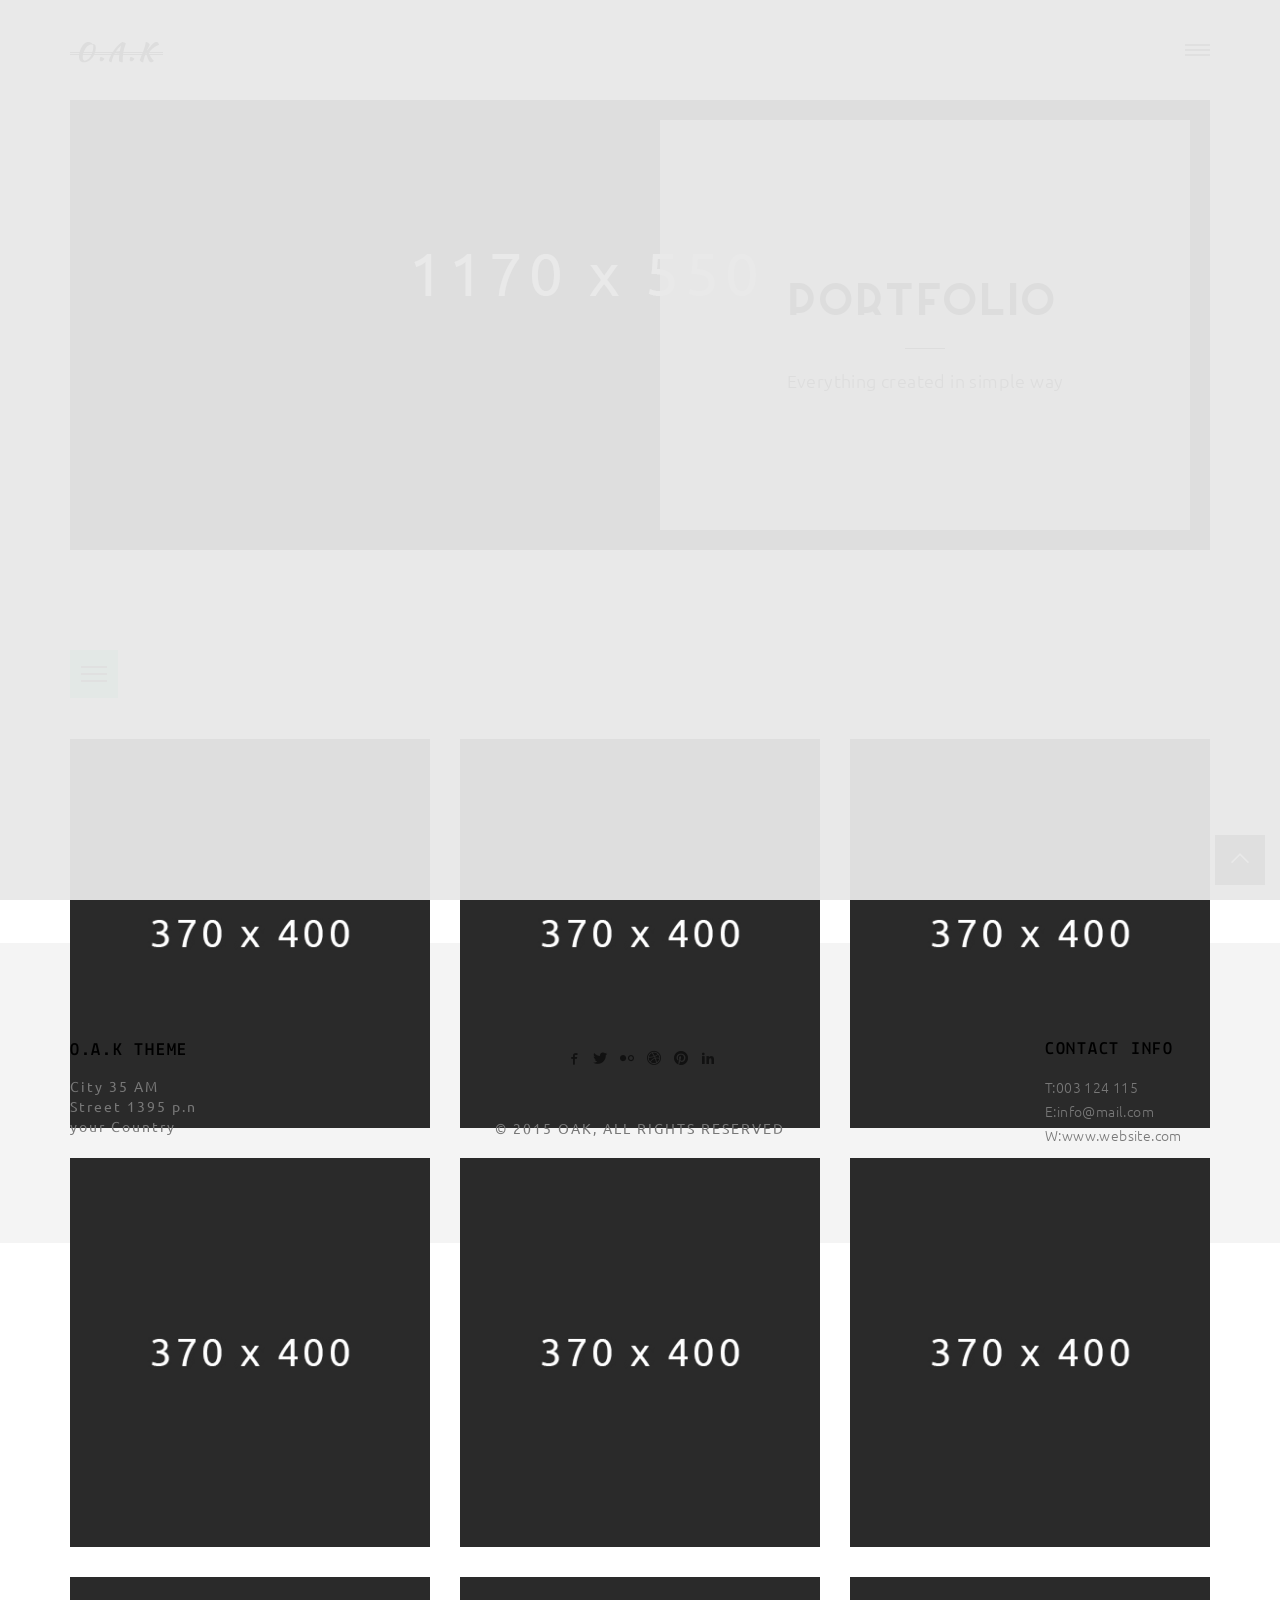
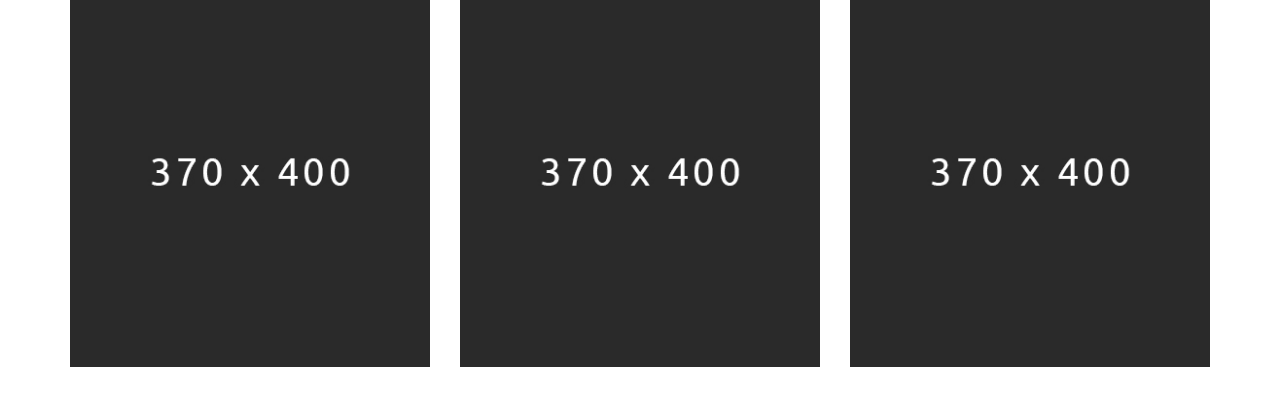
<file: portfolio-3column.html>
<!doctype html>
<html class="no-js" lang="">

<head>
    <meta charset="utf-8">
    <title>OAK - HTML Theme</title>
    <meta name="description" content="">
    <meta name="msapplication-tap-highlight" content="yes" />
    <meta name="viewport" content="width=device-width, user-scalable=no, initial-scale=1, minimum-scale=1.0, maximum-scale=1.0" />

    <!-- Google Web Font -->
    <link href='http://fonts.googleapis.com/css?family=Ubuntu:300,400,500,700' rel='stylesheet' type='text/css'>
    <link href='http://fonts.googleapis.com/css?family=Lekton:400,700,400italic' rel='stylesheet' type='text/css'>

    <!--  Bootstrap 3-->
    <link rel="stylesheet" href="css/bootstrap.min.css">

    <!-- OWL Carousel -->
    <link rel="stylesheet" href="css/owl.carousel.css">
    <link rel="stylesheet" href="css/owl.theme.css">

    <!--  Slider -->
    <link rel="stylesheet" href="css/jquery.kenburnsy.css">

    <!-- Animate -->
    <link rel="stylesheet" href="css/animate.css">

    <!-- Web Icons Font -->
    <link rel="stylesheet" href="css/pe-icon-7-stroke.css">
    <link rel="stylesheet" href="css/iconmoon.css">
    <link rel="stylesheet" href="css/et-line.css">
    <link rel="stylesheet" href="css/ionicons.css">

    <!-- Magnific PopUp -->
    <link rel="stylesheet" href="css/magnific-popup.css">

    <!-- Tabs -->
    <link rel="stylesheet" type="text/css" href="css/tabs.css" />
    <link rel="stylesheet" type="text/css" href="css/tabstyles.css" />

    <!-- Loader Style -->
    <link rel="stylesheet" href="css/loader-1.css">

    <!-- Costum Styles -->
    <link rel="stylesheet" href="css/main.css">
    <link rel="stylesheet" href="css/responsive.css">

    <!-- Favicon -->
    <link rel="icon" type="image/ico" href="favicon.ico">

    <!-- Modernizer & Respond js -->
    <script src="js/vendor/modernizr-2.8.3-respond-1.4.2.min.js"></script>
</head>

<body>

    <!-- Preloader -->
    <div class="cover"></div>

    <div class="header">
        <div class="container">
            <div class="logo">
                <a href="index.html">
                    <img src="img/logo.png" alt="Logo">
                </a>
            </div>

            <!-- Menu Hamburger (Default) -->
            <button class="main-menu-indicator" id="open-button">
                <span class="line"></span>
            </button>

            <div class="menu-wrap" style="background-image: url(img/nav_bg.jpg)">
                <div class="menu-content">
                    <div class="navigation">
                        <span class="pe-7s-close close-menu" id="close-button"></span>
                        <div class="search-wrap js-ui-search">
                            <input class="js-ui-text" type="text" placeholder="Search Here...">
                            <span class="eks js-ui-close"></span>
                        </div>
                    </div>
                    <nav class="menu">
                        <div class="menu-list">
                            <ul>
                                <li class="menu-item-has-children"><a href="#">Home</a>
                                    <ul class="sub-menu">
                                        <li><a href="index.html">- Default</a></li>
                                        <li><a href="index-architecture.html">- Architecture</a></li>
                                        <li><a href="index-full-slider.html">- Slider Full Width</a></li>
                                    </ul>
                                </li>
                                <li><a href="about.html">About</a></li>
                                <li class="menu-item-has-children"><a href="#">Portfolio</a>
                                    <ul class="sub-menu">
                                        <li><a href="portfolio-2column.html">-Portfolio 2 Column</a></li>
                                        <li><a href="portfolio-3column.html">-Portfolio 3 Column</a></li>
                                        <li><a href="portfolio-masonry.html">-Portfolio Masonry</a></li>
                                        <li><a href="portfolio-dribbble.html">-Portfolio Dribbble</a></li>
                                    </ul>
                                </li>
                                <li class="menu-item-has-children"><a href="#">Blog</a>
                                    <ul class="sub-menu">
                                        <li><a href="blog.html">Blog Default</a></li>
                                        <li><a href="blog-timeline.html">Blog Timeline</a></li>
                                        <li><a href="single-blog.html">Blog Single</a></li>
                                    </ul>
                                </li>
                                <li><a href="contact.html">Contact</a></li>
                            </ul>
                        </div>
                    </nav>

                    <div class="hidden-xs">
                        <div class="menu-social-media">
                            <ul>
                                <li><a href="#"><i class="iconmoon-facebook"></i></a></li>
                                <li><a href="#"><i class="iconmoon-twitter"></i></a></li>
                                <li><a href="#"><i class="iconmoon-dribbble3"></i></a></li>
                                <li><a href="#"><i class="iconmoon-pinterest"></i></a></li>
                                <li><a href="#"><i class="iconmoon-linkedin2"></i></a></li>
                            </ul>
                        </div>

                        <div class="menu-information">
                            <ul>
                                <li><span>T:</span> 003 124 115</li>
                                <li><span>E:</span> info@mail.com</li>
                            </ul>
                        </div>
                    </div>
                </div>
            </div>
            <!-- End of Menu Hamburger (Default) -->

        </div>
    </div>

    <div class="container">
        <div class="header-page ef-parallax-bg" style="background-image:url(img/portfolio-header.jpg)">
            <div class="col-md-6 col-md-offset-6">
                <div class="row">
                    <div class="inner-content">
                        <div class="header-content">
                            <h1>Portfolio</h1>
                            <hr>
                            <p>Everything created in simple way</p>
                        </div>
                    </div>
                </div>
            </div>
        </div>
    </div>

    <div class="container margin-top">
        <div class="portfolio-wrapper">
            <button class="nav">
                <span class="icon-container">
            <span class="line line01"></span>
                <span class="line line02"></span>
                <span class="line line03"></span>
                <span class="line line04"></span>
                </span>
            </button>
            <div class="works-filter">
                <a href="javascript:void(0)" class="filter active" data-filter="mix">All</a>
                <a href="javascript:void(0)" class="filter" data-filter="branding">Branding</a>
                <a href="javascript:void(0)" class="filter" data-filter="web">Web Design</a>
                <a href="javascript:void(0)" class="filter" data-filter="graphic">Graphic Design</a>
            </div>
            <div class="js-masonry">
                <div class="row" id="work-grid">
                    <!-- Begin of Thumbs Portfolio -->
                    <div class="col-md-4 col-sm-4 col-xs-12 mix branding">
                        <div class="img home-portfolio-image">
                            <img src="img/home-portfolio/img_1.jpg" alt="Portfolio Item">
                            <div class="overlay-thumb">
                                <a href="javascript:void(0)" class="like-product">
                                    <i class="ion-ios-heart-outline"></i>
                                    <span class="like-product">Liked</span>
                                    <span class="output">250</span>
                                </a>
                                <div class="details">
                                    <span class="title">STYLE FASHION</span>
                                    <span class="info">NEW BAG & STYLE FASHION</span>
                                </div>
                                <span class="btnBefore"></span>
                                <span class="btnAfter"></span>
                                <a class="main-portfolio-link" href="single-project.html"></a>
                            </div>
                        </div>
                    </div>
                    <div class="col-md-4 col-sm-4 col-xs-12 mix web">
                        <div class="img home-portfolio-image">
                            <img src="img/home-portfolio/img_2.jpg" alt="Portfolio Item">
                            <div class="overlay-thumb">
                                <a href="javascript:void(0)" class="like-product">
                                    <i class="ion-ios-heart-outline"></i>
                                    <span class="like-product">Liked</span>
                                    <span class="output">60</span>
                                </a>
                                <div class="details">
                                    <span class="title">WATCH-J</span>
                                    <span class="info">NEW TREND FASHION</span>
                                </div>
                                <span class="btnBefore"></span>
                                <span class="btnAfter"></span>
                                <a class="main-portfolio-link" href="single-project.html"></a>
                            </div>
                        </div>
                    </div>
                    <div class="col-md-4 col-sm-4 col-xs-12 mix graphic">
                        <div class="img home-portfolio-image">
                            <img src="img/home-portfolio/img_3.jpg" alt="Portfolio Item">
                            <div class="overlay-thumb">
                                <a href="javascript:void(0)" class="like-product">
                                    <i class="ion-ios-heart-outline"></i>
                                    <span class="like-product">Liked</span>
                                    <span class="output">1060</span>
                                </a>
                                <div class="details">
                                    <span class="title">STYLE FASHION</span>
                                    <span class="info">NEW BAG & STYLE FASHION</span>
                                </div>
                                <span class="btnBefore"></span>
                                <span class="btnAfter"></span>
                                <a class="main-portfolio-link" href="single-project.html"></a>
                            </div>
                        </div>
                    </div>
                    <div class="col-md-4 col-sm-4 col-xs-12 mix branding">
                        <div class="img home-portfolio-image">
                            <img src="img/home-portfolio/img_4.jpg" alt="Portfolio Item">
                            <div class="overlay-thumb">
                                <a href="javascript:void(0)" class="like-product">
                                    <i class="ion-ios-heart-outline"></i>
                                    <span class="like-product">Liked</span>
                                    <span class="output">900</span>
                                </a>
                                <div class="details">
                                    <span class="title">STYLE FASHION</span>
                                    <span class="info">NEW BAG & STYLE FASHION</span>
                                </div>
                                <span class="btnBefore"></span>
                                <span class="btnAfter"></span>
                                <a class="main-portfolio-link" href="single-project.html"></a>
                            </div>
                        </div>
                    </div>
                    <div class="col-md-4 col-sm-4 col-xs-12 mix branding">
                        <div class="img home-portfolio-image">
                            <img src="img/home-portfolio/img_5.jpg" alt="Portfolio Item">
                            <div class="overlay-thumb">
                                <a href="javascript:void(0)" class="like-product">
                                    <i class="ion-ios-heart-outline"></i>
                                    <span class="like-product">Liked</span>
                                    <span class="output">979</span>
                                </a>
                                <div class="details">
                                    <span class="title">STYLE FASHION</span>
                                    <span class="info">NEW BAG & STYLE FASHION</span>
                                </div>
                                <span class="btnBefore"></span>
                                <span class="btnAfter"></span>
                                <a class="main-portfolio-link" href="single-project.html"></a>
                            </div>
                        </div>
                    </div>
                    <div class="col-md-4 col-sm-4 col-xs-12 mix branding">
                        <div class="img home-portfolio-image">
                            <img src="img/home-portfolio/img_6.jpg" alt="Portfolio Item">
                            <div class="overlay-thumb">
                                <a href="javascript:void(0)" class="like-product">
                                    <i class="ion-ios-heart-outline"></i>
                                    <span class="like-product">Liked</span>
                                    <span class="output">1024</span>
                                </a>
                                <div class="details">
                                    <span class="title">STYLE FASHION</span>
                                    <span class="info">NEW BAG & STYLE FASHION</span>
                                </div>
                                <span class="btnBefore"></span>
                                <span class="btnAfter"></span>
                                <a class="main-portfolio-link" href="single-project.html"></a>
                            </div>
                        </div>
                    </div>
                    <div class="col-md-4 col-sm-4 col-xs-12 mix branding">
                        <div class="img home-portfolio-image">
                            <img src="img/home-portfolio/img_7.jpg" alt="Portfolio Item">
                            <div class="overlay-thumb">
                                <a href="javascript:void(0)" class="like-product">
                                    <i class="ion-ios-heart-outline"></i>
                                    <span class="like-product">Liked</span>
                                    <span class="output">2048</span>
                                </a>
                                <div class="details">
                                    <span class="title">STYLE FASHION</span>
                                    <span class="info">NEW BAG & STYLE FASHION</span>
                                </div>
                                <span class="btnBefore"></span>
                                <span class="btnAfter"></span>
                                <a class="main-portfolio-link" href="single-project.html"></a>
                            </div>
                        </div>
                    </div>
                    <div class="col-md-4 col-sm-4 col-xs-12 mix branding">
                        <div class="img home-portfolio-image">
                            <img src="img/home-portfolio/img_8.jpg" alt="Portfolio Item">
                            <div class="overlay-thumb">
                                <a href="javascript:void(0)" class="like-product">
                                    <i class="ion-ios-heart-outline"></i>
                                    <span class="like-product">Liked</span>
                                    <span class="output">256</span>
                                </a>
                                <div class="details">
                                    <span class="title">STYLE FASHION</span>
                                    <span class="info">NEW BAG & STYLE FASHION</span>
                                </div>
                                <span class="btnBefore"></span>
                                <span class="btnAfter"></span>
                                <a class="main-portfolio-link" href="single-project.html"></a>
                            </div>
                        </div>
                    </div>
                    <div class="col-md-4 col-sm-4 col-xs-12 mix branding">
                        <div class="img home-portfolio-image">
                            <img src="img/home-portfolio/img_9.jpg" alt="Portfolio Item">
                            <div class="overlay-thumb">
                                <a href="javascript:void(0)" class="like-product">
                                    <i class="ion-ios-heart-outline"></i>
                                    <span class="like-product">Liked</span>
                                    <span class="output">256</span>
                                </a>
                                <div class="details">
                                    <span class="title">STYLE FASHION</span>
                                    <span class="info">NEW BAG & STYLE FASHION</span>
                                </div>
                                <span class="btnBefore"></span>
                                <span class="btnAfter"></span>
                                <a class="main-portfolio-link" href="single-project.html"></a>
                            </div>
                        </div>
                    </div>
                </div>
            </div>
            <div class="load-more">
                <a href="javascript:void(0)" id="load-more"><i class="icon-refresh"></i></a>
            </div>
        </div>
    </div>

    <div class="footer margin-top">
        <div class="container">
            <div class="row">
                <div class="col-md-2 col-sm-4 col-xs-12">
                    <div class="footer-inner">
                        <div class="footer-content">
                            <h4>O.A.K THEME</h4>
                            <address>City 35 AM <br>Street 1395 p.n <br>your Country</address>
                        </div>
                    </div>
                </div>

                <div class="col-md-2 col-md-push-8 col-sm-4 col-xs-12">
                    <div class="footer-inner">
                        <div class="footer-content">
                            <h4>CONTACT INFO</h4>
                            <p>
                                T:003 124 115
                                <br> E:info@mail.com
                                <br> W:www.website.com
                            </p>
                        </div>
                    </div>
                </div>

                <div class="col-md-4 col-sm-4 col-xs-12">
                    <div class="footer-inner">
                        <div class="footer-content">
                            <ul class="social-media">
                                <li><a href="#"><i class="iconmoon-facebook"></i></a></li>
                                <li><a href="#"><i class="iconmoon-twitter"></i></a></li>
                                <li><a href="#"><i class="iconmoon-flickr2"></i></a></li>
                                <li><a href="#"><i class="iconmoon-dribbble3"></i></a></li>
                                <li><a href="#"><i class="iconmoon-pinterest"></i></a></li>
                                <li><a href="#"><i class="iconmoon-linkedin2"></i></a></li>
                            </ul>
                            <span class="copyright-mark">&copy; 2015 OAK, ALL RIGHTS RESERVED</span>
                        </div>
                    </div>
                </div>
            </div>
        </div>
    </div>

    <a href="javascript:void(0)" class="scroll-top" id="scroll-top"><i class="pe-7s-angle-up"></i></a>

    <script src="js/vendor/jquery-1.11.2.min.js"></script>
    <script data-pace-options='{ "ajax": false }' src="js/vendor/pace.min.js"></script>
    <script src="js/vendor/bootstrap.min.js"></script>
    <script src="js/vendor/classie.js"></script>
    <script src="js/vendor/isotope.pkgd.min.js"></script>
    <script src="js/vendor/jquery.velocity.min.js"></script>
    <script src="js/vendor/jquery.kenburnsy.min.js"></script>
    <script src="js/vendor/textslide.js"></script>
    <script src="js/vendor/imagesloaded.pkgd.min.js"></script>
    <script src="js/vendor/tabs.js"></script>
    <script src="js/ef-slider.js"></script>
    <script src="js/vendor/owl.carousel.min.js"></script>
    <script src="js/vendor/jquery.magnific-popup.min.js"></script>
    <script src="js/vendor/jquery.social-buttons.min.js"></script>
    <script src="js/vendor/wow.min.js"></script>
    <script src="js/main.js"></script>
    <script src="js/ajax.js"></script>
</body>

</html>
</file>
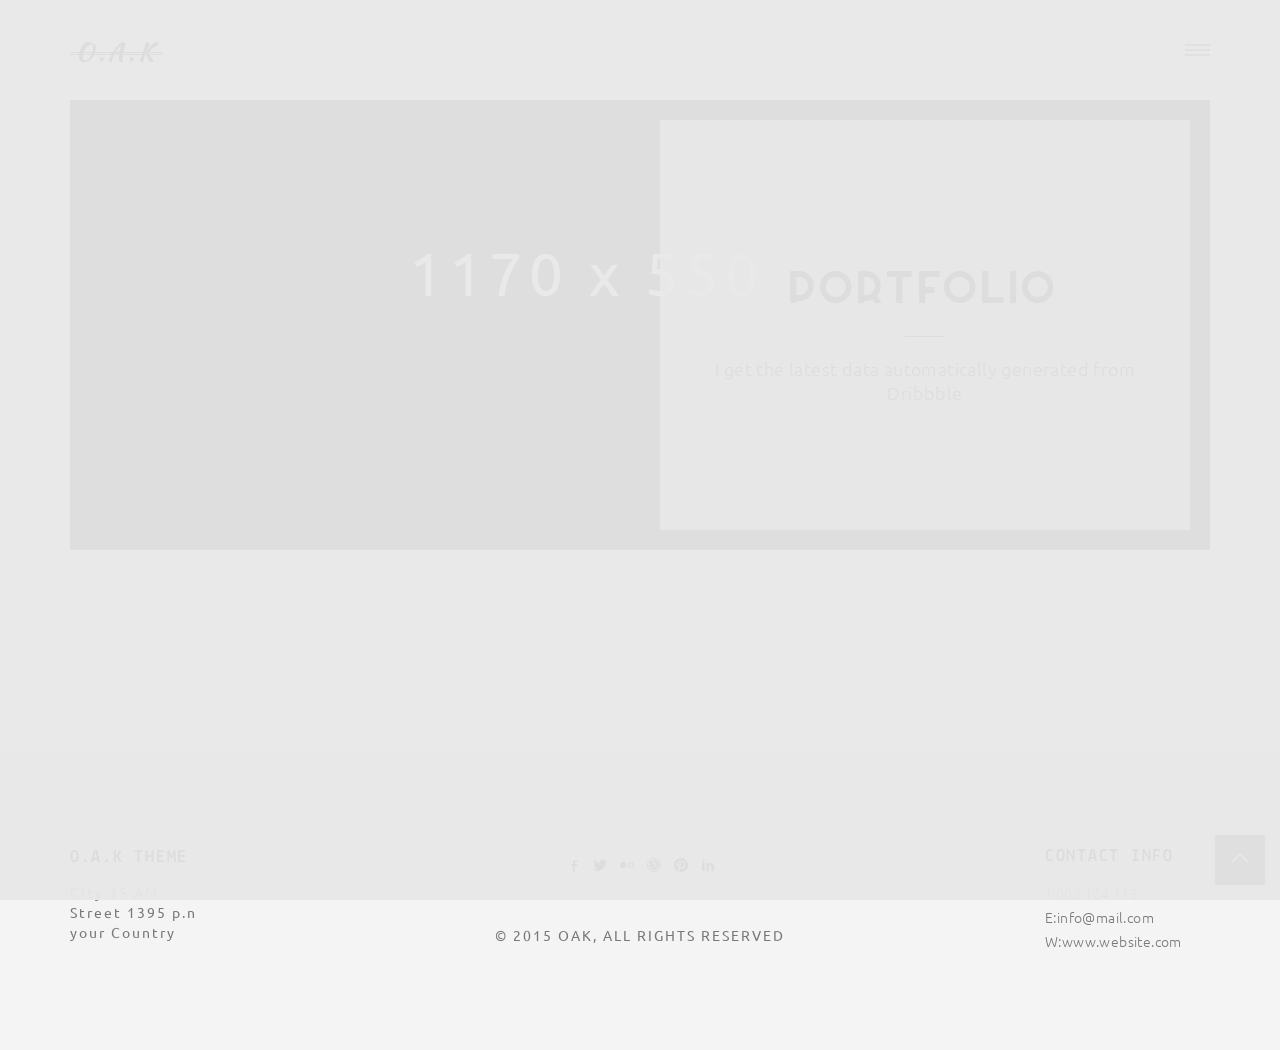
<file: portfolio-dribbble.html>
<!doctype html>
  <html class="no-js" lang="">

  <head>
      <meta charset="utf-8">
      <title>OAK - HTML Theme</title>
      <meta name="description" content="">
      <meta name="msapplication-tap-highlight" content="yes" />
      <meta name="viewport" content="width=device-width, user-scalable=no, initial-scale=1, minimum-scale=1.0, maximum-scale=1.0" />

      <!-- Google Web Font -->
      <link href='http://fonts.googleapis.com/css?family=Ubuntu:300,400,500,700' rel='stylesheet' type='text/css'>
      <link href='http://fonts.googleapis.com/css?family=Lekton:400,700,400italic' rel='stylesheet' type='text/css'>

      <!--  Bootstrap 3-->
      <link rel="stylesheet" href="css/bootstrap.min.css">

      <!-- OWL Carousel -->
      <link rel="stylesheet" href="css/owl.carousel.css">
      <link rel="stylesheet" href="css/owl.theme.css">

      <!--  Slider -->
      <link rel="stylesheet" href="css/jquery.kenburnsy.css">

      <!-- Animate -->
      <link rel="stylesheet" href="css/animate.css">

      <!-- Web Icons Font -->
      <link rel="stylesheet" href="css/pe-icon-7-stroke.css">
      <link rel="stylesheet" href="css/iconmoon.css">
      <link rel="stylesheet" href="css/et-line.css">
      <link rel="stylesheet" href="css/ionicons.css">

      <!-- Magnific PopUp -->
      <link rel="stylesheet" href="css/magnific-popup.css">

      <!-- Tabs -->
      <link rel="stylesheet" type="text/css" href="css/tabs.css" />
      <link rel="stylesheet" type="text/css" href="css/tabstyles.css" />

      <!-- Loader Style -->
      <link rel="stylesheet" href="css/loader-1.css">

      <!-- Costum Styles -->
      <link rel="stylesheet" href="css/main.css">
      <link rel="stylesheet" href="css/responsive.css">

      <!-- Favicon -->
      <link rel="icon" type="image/ico" href="favicon.ico">

      <!-- Modernizer & Respond js -->
      <script src="js/vendor/modernizr-2.8.3-respond-1.4.2.min.js"></script>
  </head>

  <body>
      <!-- Preloader -->
      <div class="cover"></div>

      <div class="header">
          <div class="container">
              <div class="logo">
                  <a href="index.html">
                      <img src="img/logo.png" alt="Logo">
                  </a>
              </div>

              <!-- Menu Hamburger (Default) -->
              <button class="main-menu-indicator" id="open-button">
                  <span class="line"></span>
              </button>

              <div class="menu-wrap" style="background-image: url(img/nav_bg.jpg)">
                  <div class="menu-content">
                      <div class="navigation">
                          <span class="pe-7s-close close-menu" id="close-button"></span>
                          <div class="search-wrap js-ui-search">
                              <input class="js-ui-text" type="text" placeholder="Search Here...">
                              <span class="eks js-ui-close"></span>
                          </div>
                      </div>
                      <nav class="menu">
                          <div class="menu-list">
                              <ul>
                                  <li class="menu-item-has-children"><a href="#">Home</a>
                                      <ul class="sub-menu">
                                          <li><a href="index.html">- Default</a></li>
                                          <li><a href="index-architecture.html">- Architecture</a></li>
                                          <li><a href="index-full-slider.html">- Slider Full Width</a></li>
                                      </ul>
                                  </li>
                                  <li><a href="about.html">About</a></li>
                                  <li class="menu-item-has-children"><a href="#">Portfolio</a>
                                      <ul class="sub-menu">
                                          <li><a href="portfolio-2column.html">-Portfolio 2 Column</a></li>
                                          <li><a href="portfolio-3column.html">-Portfolio 3 Column</a></li>
                                          <li><a href="portfolio-masonry.html">-Portfolio Masonry</a></li>
                                          <li><a href="portfolio-dribbble.html">-Portfolio Dribbble</a></li>
                                      </ul>
                                  </li>
                                  <li class="menu-item-has-children"><a href="#">Blog</a>
                                      <ul class="sub-menu">
                                          <li><a href="blog.html">Blog Default</a></li>
                                          <li><a href="blog-timeline.html">Blog Timeline</a></li>
                                          <li><a href="single-blog.html">Blog Single</a></li>
                                      </ul>
                                  </li>
                                  <li><a href="contact.html">Contact</a></li>
                              </ul>
                          </div>
                      </nav>

                      <div class="hidden-xs">
                          <div class="menu-social-media">
                              <ul>
                                  <li><a href="#"><i class="iconmoon-facebook"></i></a></li>
                                  <li><a href="#"><i class="iconmoon-twitter"></i></a></li>
                                  <li><a href="#"><i class="iconmoon-dribbble3"></i></a></li>
                                  <li><a href="#"><i class="iconmoon-pinterest"></i></a></li>
                                  <li><a href="#"><i class="iconmoon-linkedin2"></i></a></li>
                              </ul>
                          </div>

                          <div class="menu-information">
                              <ul>
                                  <li><span>T:</span> 003 124 115</li>
                                  <li><span>E:</span> info@mail.com</li>
                              </ul>
                          </div>
                      </div>
                  </div>
              </div>
              <!-- End of Menu Hamburger (Default) -->

          </div>
      </div>
      <div class="container">
          <div class="header-page ef-parallax-bg" style="background-image:url(img/portfolio-header.jpg)">
              <div class="col-md-6 col-md-offset-6">
                  <div class="row">
                      <div class="inner-content">
                          <div class="header-content">
                              <h1>Portfolio</h1>
                              <hr>
                              <p>I get the latest data automatically generated from Dribbble</p>
                          </div>
                      </div>
                  </div>
              </div>
          </div>
      </div>

      <div class="container margin-top">
          <div class="portfolio-wrapper">
              <div class="js-masonry dribble-grid">
                  <div class="row" id="work-grid">
                      <!-- Fetching From Dribbble -->
                  </div>
              </div>
          </div>
      </div>

      <div class="footer margin-top">
          <div class="container">
              <div class="row">
                  <div class="col-md-2 col-sm-4 col-xs-12">
                      <div class="footer-inner">
                          <div class="footer-content">
                              <h4>O.A.K THEME</h4>
                              <address>City 35 AM <br>Street 1395 p.n <br>your Country</address>
                          </div>
                      </div>
                  </div>

                  <div class="col-md-2 col-md-push-8 col-sm-4 col-xs-12">
                      <div class="footer-inner">
                          <div class="footer-content">
                              <h4>CONTACT INFO</h4>
                              <p>
                                  T:003 124 115
                                  <br> E:info@mail.com
                                  <br> W:www.website.com
                              </p>
                          </div>
                      </div>
                  </div>

                  <div class="col-md-4 col-sm-4 col-xs-12">
                      <div class="footer-inner">
                          <div class="footer-content">
                              <ul class="social-media">
                                  <li><a href="#"><i class="iconmoon-facebook"></i></a></li>
                                  <li><a href="#"><i class="iconmoon-twitter"></i></a></li>
                                  <li><a href="#"><i class="iconmoon-flickr2"></i></a></li>
                                  <li><a href="#"><i class="iconmoon-dribbble3"></i></a></li>
                                  <li><a href="#"><i class="iconmoon-pinterest"></i></a></li>
                                  <li><a href="#"><i class="iconmoon-linkedin2"></i></a></li>
                              </ul>
                              <span class="copyright-mark">&copy; 2015 OAK, ALL RIGHTS RESERVED</span>
                          </div>
                      </div>
                  </div>
              </div>
          </div>
      </div>

      <a href="javascript:void(0)" class="scroll-top" id="scroll-top"><i class="pe-7s-angle-up"></i></a>

      <script src="js/vendor/jquery-1.11.2.min.js"></script>
      <script data-pace-options='{ "ajax": false }' src="js/vendor/pace.min.js"></script>
      <script src="js/vendor/bootstrap.min.js"></script>
      <script src="js/vendor/classie.js"></script>
      <script src="js/vendor/isotope.pkgd.min.js"></script>
      <script src="js/vendor/jquery.velocity.min.js"></script>
      <script src="js/vendor/jquery.kenburnsy.min.js"></script>
      <script src="js/vendor/textslide.js"></script>
      <script src="js/vendor/imagesloaded.pkgd.min.js"></script>
      <script src="js/vendor/tabs.js"></script>
      <script src="js/ef-slider.js"></script>
      <script src="js/vendor/owl.carousel.min.js"></script>
      <script src="js/vendor/jquery.magnific-popup.min.js"></script>
      <script src="js/vendor/jquery.social-buttons.min.js"></script>
      <script src="js/vendor/wow.min.js"></script>
      <script src="js/vendor/jribbble.js"></script>
      <script src="js/main.js"></script>
      <script src="js/ajax.js"></script>
      <script>
          var dribbbleName = ('berinhasi');
          var dribbbleToken = ('f688ac519289f19ce5cebc1383c15ad5c02bd58205cd83c86cbb0ce09170c1b4');
          var numberOfItems = 18;
      </script>
  </body>

  </html>
</file>
<file: css/styles.css>
/* =================================================================== 
 * Flare Main Stylesheet
 * Template Ver. 1.0.0
 * 03-19-2020
 * ------------------------------------------------------------------
 *
 * TOC:
 * # settings and variables
 *      ## fonts
 *      ## colors
 *      ## vertical spacing and typescale
 *      ## grid variables
 * # normalize
 * # basic/base setup styles
 *      ## media
 *      ## typography resets
 *      ## links
 *      ## inputs
 * # Grid v3.0.0
 *      ## medium screen devices
 *      ## tablets
 *      ## mobile devices
 *      ## small mobile devices <= 400px
 * # block grids
 *      ## block grids - medium screen devices
 *      ## block grids - tablets
 *      ## block grids - mobile devices
 *      ## block grids - small mobile devices <= 400px
 * # MISC
 * # custom grid, block grid STACK breakpoints 
 * # base style overrides
 *      ## links
 * # typography & general theme styles
 *      ## lists
 *      ## responsive video container
 *      ## floated image
 *      ## tables
 *      ## spacing
 * # preloader
 * # forms 
 *      ## style placeholder text
 *      ## change autocomplete styles in Chrome
 * # buttons
 * # additional components
 *      ## additional typo styles
 *      ## skillbars
 *      ## alert box
 * # common and reusable styles
 *      ## item list 
 *      ## slick slider 
 * # site header
 *      ## header logo
 *      ## main navigation
 *      ## mobile menu toggle
 *      ## header contact button
 * # hero
 *      ## hero content
 *      ## hero video
 *      ## hero scroll
 *      ## animate intro content
 *      ## animations
 * # about
 *      ## about photo
 *      ## about process
 * # services
 * # portfolio
 *      ## portfolio list
 * # clients
 *      ## clients slider
 *      ## testimonials
 * # contact
 * # footer
 *      ## footer block
 *      ## footer list
 *      ## copyright
 *      ## go top
 *
 * ------------------------------------------------------------------ */



/* ===================================================================
 * # settings and variables
 *
 * ------------------------------------------------------------------- */

/* ------------------------------------------------------------------- 
 * ## fonts
 * ------------------------------------------------------------------- */

@import url("https://fonts.googleapis.com/css?family=Montserrat:300,300i,400,400i,500,500i,600,600i,700,700i|Nunito+Sans:300,300i,400,400i,600,600i,700,700i&display=swap");

:root {
    --font-1: "Nunito Sans", sans-serif;
    --font-2: "Montserrat", sans-serif;

    /* monospace
     */
    --font-mono: Consolas, "Andale Mono", Courier, "Courier New", monospace;
}


/* ------------------------------------------------------------------- 
 * ## colors
 * ------------------------------------------------------------------- */
:root {

    /* color-1(#d9083c)
     * color-2(#eb5e55)
     * color-3(#f2d0a4)
     */
    --color-1: hsl(270, 93%, 44%);
    --color-2: hsl(230, 79%, 63%);
    --color-3: hsl(220, 75%, 80%);

    /* theme color variations
     */
    --color-1-lighter: hsla(270, 93%, 64%, 1);
    --color-1-light  : hsla(270, 93%, 54%, 1);
    --color-1-dark   : hsla(270, 93%, 34%, 1);
    --color-1-darker : hsla(270, 93%, 24%, 1);
    --color-2-lighter: hsla(230, 79%, 83%, 1);
    --color-2-light  : hsla(230, 79%, 73%, 1);
    --color-2-dark   : hsla(230, 79%, 53%, 1);
    --color-2-darker : hsla(230, 79%, 43%, 1);

    /* feedback colors
     * color-error(#ffd1d2), color-success(#c8e675), 
     * color-info(#d7ecfb), color-notice(#fff099)
     */
    --color-error          : hsla(359, 100%, 91%, 1);
    --color-success        : hsla(76, 69%, 68%, 1);
    --color-info           : hsla(205, 82%, 91%, 1);
    --color-notice         : hsla(51, 100%, 80%, 1);
    --color-error-content  : hsla(359, 50%, 50%, 1);
    --color-success-content: hsla(76, 29%, 28%, 1);
    --color-info-content   : hsla(205, 32%, 31%, 1);
    --color-notice-content : hsla(51, 30%, 30%, 1);

    /* shades 
     * generated using 
     * Tint & Shade Generator 
     * (https://maketintsandshades.com/)
     */
    --color-black  : #000000;
    --color-gray-19: #0b0b0c;
    --color-gray-18: #161719;
    --color-gray-17: #202225;
    --color-gray-16: #2b2e32;
    --color-gray-15: #363a3f;
    --color-gray-14: #41454b;
    --color-gray-13: #4c5158;
    --color-gray-12: #565c64;
    --color-gray-11: #616871;
    --color-gray-10: #6c737d;
    --color-gray-9 : #7b818a;
    --color-gray-8 : #898f97;
    --color-gray-7 : #989da4;
    --color-gray-6 : #a7abb1;
    --color-gray-5 : #b6b9be;
    --color-gray-4 : #c4c7cb;
    --color-gray-3 : #d3d5d8;
    --color-gray-2 : #e2e3e5;
    --color-gray-1 : #f0f1f2;
    --color-white  : #ffffff;

    /* text
     */
    --color-text       : var(--color-gray-10);
    --color-text-dark  : var(--color-white);
    --color-text-light : var(--color-gray-12);
    --color-placeholder: var(--color-gray-11);

    /* buttons
     */
    --color-btn                   : var(--color-gray-15);
    --color-btn-text              : var(--color-white);
    --color-btn-hover             : var(--color-white);
    --color-btn-hover-text        : var(--color-black);
    --color-btn-primary           : var(--color-1);
    --color-btn-primary-text      : var(--color-white);
    --color-btn-primary-hover     : var(--color-white);
    --color-btn-primary-hover-text: var(--color-black);
    --color-btn-stroke            : var(--color-white);
    --color-btn-stroke-text       : var(--color-white);
    --color-btn-stroke-hover      : var(--color-white);
    --color-btn-stroke-hover-text : var(--color-black);

    /* others
     */
    --color-body  : var(--color-1);
    --color-bg    : #14171B;
    --color-border: var(--color-gray-17);
}


/* ------------------------------------------------------------------- 
 * ## vertical spacing and typescale
 * ------------------------------------------------------------------- */
:root {

    /* spacing
     * base font size: 18px 
     * vertical space unit : 32px
     */
    --base-size     : 62.5%;
    --base-font-size: 1.8rem;
    --space         : 3.2rem;

    /* vertical spacing 
     */
    --vspace-0_25: calc(0.25 * var(--space));
    --vspace-0_5 : calc(0.5 * var(--space));
    --vspace-0_75: calc(0.75 * var(--space));
    --vspace-1   : calc(var(--space));
    --vspace-1_25: calc(1.25 * var(--space));
    --vspace-1_5 : calc(1.5 * var(--space));
    --vspace-1_75: calc(1.75 * var(--space));
    --vspace-2   : calc(2 * var(--space));
    --vspace-2_5 : calc(2.5 * var(--space));
    --vspace-3   : calc(3 * var(--space));
    --vspace-3_5 : calc(3.5 * var(--space));
    --vspace-4   : calc(4 * var(--space));

    /* type scale
     * ratio 1:2 | base: 18px
     * -------------------------------------------------------
     *
     * --text-display-3 = (77.40px)
     * --text-display-2 = (64.50px)
     * --text-display-1 = (53.75px)
     * --text-xxxl      = (44.79px)
     * --text-xxl       = (37.32px)
     * --text-xl        = (31.10px)
     * --text-lg        = (25.92px)
     * --text-md        = (21.60px)
     * --text-size      = (18.00px) BASE
     * --text-sm        = (15.00px)
     * --text-xs        = (12.50px)
     *
     * -------------------------------------------------------
     */
    --text-scale-ratio: 1.2;
    --text-size       : var(--base-font-size);
    --text-xs         : calc((var(--text-size) / var(--text-scale-ratio)) / var(--text-scale-ratio));
    --text-sm         : calc(var(--text-xs) * var(--text-scale-ratio));
    --text-md         : calc(var(--text-sm) * var(--text-scale-ratio) * var(--text-scale-ratio));
    --text-lg         : calc(var(--text-md) * var(--text-scale-ratio));
    --text-xl         : calc(var(--text-lg) * var(--text-scale-ratio));
    --text-xxl        : calc(var(--text-xl) * var(--text-scale-ratio));
    --text-xxxl       : calc(var(--text-xxl) * var(--text-scale-ratio));
    --text-display-1  : calc(var(--text-xxxl) * var(--text-scale-ratio));
    --text-display-2  : calc(var(--text-display-1) * var(--text-scale-ratio));
    --text-display-3  : calc(var(--text-display-2) * var(--text-scale-ratio));

    /* default button height
     */
    --vspace-btn: var(--vspace-2);
}

/* on mobile devices below 480px
 */
@media screen and (max-width: 480px) {
    :root {
        --base-font-size: 1.6rem;
        --space         : 2.8rem;
    }
}


/* ------------------------------------------------------------------- 
 * ## grid variables
 * ------------------------------------------------------------------- */
:root {

    /* widths for rows and containers
     */
    --width-full    : 100%;
    --width-max     : 1200px;
    --width-wide    : 1400px;
    --width-wider   : 1600px;
    --width-widest  : 1800px;
    --width-narrow  : 1000px;
    --width-narrower: 900px;
    --width-grid-max: var(--width-max);

    /* gutters
     */
    --gutter-lg : 2rem;
    --gutter-md : 1.6rem;
    --gutter-mob: 1rem;
}



/* ==========================================================================
 * # normalize
 * normalize.css v8.0.1 | MIT License |
 * github.com/necolas/normalize.css
 *
 * -------------------------------------------------------------------------- */

/* ------------------------------------------------------------------- 
 * ## document
 * ------------------------------------------------------------------- */

/* 1. Correct the line height in all browsers.
 * 2. Prevent adjustments of font size after orientation changes in iOS.*/

html {
    line-height: 1.15;
    /* 1 */
    -webkit-text-size-adjust: 100%;
    /* 2 */
}

/* ------------------------------------------------------------------- 
 * ## sections
 * ------------------------------------------------------------------- */

/* Remove the margin in all browsers. */

body {
    margin: 0;
}

/* Render the `main` element consistently in IE. */

main {
    display: block;
}

/* Correct the font size and margin on `h1` elements within `section` and
 * `article` contexts in Chrome, Firefox, and Safari. */

h1 {
    font-size: 2em;
    margin: 0.67em 0;
}

/* ------------------------------------------------------------------- 
 * ## grouping
 * ------------------------------------------------------------------- */

/* 1. Add the correct box sizing in Firefox.
 * 2. Show the overflow in Edge and IE. */

hr {
    -webkit-box-sizing: content-box;
    box-sizing: content-box;
    /* 1 */
    height: 0;
    /* 1 */
    overflow: visible;
    /* 2 */
}

/* 1. Correct the inheritance and scaling of font size in all browsers.
 * 2. Correct the odd `em` font sizing in all browsers. */

pre {
    font-family: monospace, monospace;
    /* 1 */
    font-size: 1em;
    /* 2 */
}

/* ------------------------------------------------------------------- 
 * ## text-level semantics
 * ------------------------------------------------------------------- */

/* Remove the gray background on active links in IE 10. */

a {
    background-color: transparent;
}

/* 1. Remove the bottom border in Chrome 57-
 * 2. Add the correct text decoration in Chrome, Edge, IE, Opera, and Safari. */

abbr[title] {
    border-bottom: none;
    /* 1 */
    text-decoration: underline;
    /* 2 */
    -webkit-text-decoration: underline dotted;
    text-decoration: underline dotted;
    /* 2 */
}

/* Add the correct font weight in Chrome, Edge, and Safari. */

b, strong {
    font-weight: bolder;
}

/* 1. Correct the inheritance and scaling of font size in all browsers.
 * 2. Correct the odd `em` font sizing in all browsers. */

code, kbd, samp {
    font-family: monospace, monospace;
    /* 1 */
    font-size: 1em;
    /* 2 */
}

/* Add the correct font size in all browsers. */

small {
    font-size: 80%;
}

/* Prevent `sub` and `sup` elements from affecting the line height in
 * all browsers. */

sub, sup {
    font-size: 75%;
    line-height: 0;
    position: relative;
    vertical-align: baseline;
}

sub {
    bottom: -0.25em;
}

sup {
    top: -0.5em;
}

/* ------------------------------------------------------------------- 
 * ## embedded content
 * ------------------------------------------------------------------- */

/* Remove the border on images inside links in IE 10. */

img {
    border-style: none;
}

/* ------------------------------------------------------------------- 
 * ## forms
 * ------------------------------------------------------------------- */

/* 1. Change the font styles in all browsers.
 * 2. Remove the margin in Firefox and Safari. */

button, input, optgroup, select, textarea {
    font-family: inherit;
    /* 1 */
    font-size: 100%;
    /* 1 */
    line-height: 1.15;
    /* 1 */
    margin: 0;
    /* 2 */
}

/* Show the overflow in IE.
 * 1. Show the overflow in Edge. */

button, input {
    /* 1 */
    overflow: visible;
}

/* Remove the inheritance of text transform in Edge, Firefox, and IE.
 * 1. Remove the inheritance of text transform in Firefox. */

button, select {
    /* 1 */
    text-transform: none;
}

/* Correct the inability to style clickable types in iOS and Safari. */

button, [type="button"], [type="reset"], [type="submit"] {
    -webkit-appearance: button;
}

/* Remove the inner border and padding in Firefox. */

button::-moz-focus-inner, [type="button"]::-moz-focus-inner, [type="reset"]::-moz-focus-inner, [type="submit"]::-moz-focus-inner {
    border-style: none;
    padding: 0;
}

/* Restore the focus styles unset by the previous rule. */

button:-moz-focusring, [type="button"]:-moz-focusring, [type="reset"]:-moz-focusring, [type="submit"]:-moz-focusring {
    outline: 1px dotted ButtonText;
}

/* Correct the padding in Firefox. */

fieldset {
    padding: 0.35em 0.75em 0.625em;
}

/* 1. Correct the text wrapping in Edge and IE.
 * 2. Correct the color inheritance from `fieldset` elements in IE.
 * 3. Remove the padding so developers are not caught out when they zero out
 *    `fieldset` elements in all browsers. */

legend {
    -webkit-box-sizing: border-box;
    box-sizing: border-box;
    /* 1 */
    color: inherit;
    /* 2 */
    display: table;
    /* 1 */
    max-width: 100%;
    /* 1 */
    padding: 0;
    /* 3 */
    white-space: normal;
    /* 1 */
}

/* Add the correct vertical alignment in Chrome, Firefox, and Opera. */

progress {
    vertical-align: baseline;
}

/* Remove the default vertical scrollbar in IE 10+. */

textarea {
    overflow: auto;
}

/* 1. Add the correct box sizing in IE 10.
 * 2. Remove the padding in IE 10. */

[type="checkbox"], [type="radio"] {
    -webkit-box-sizing: border-box;
    box-sizing: border-box;
    /* 1 */
    padding: 0;
    /* 2 */
}

/* Correct the cursor style of increment and decrement buttons in Chrome. */

[type="number"]::-webkit-inner-spin-button, [type="number"]::-webkit-outer-spin-button {
    height: auto;
}

/* 1. Correct the odd appearance in Chrome and Safari.
 * 2. Correct the outline style in Safari. */

[type="search"] {
    -webkit-appearance: textfield;
    /* 1 */
    outline-offset: -2px;
    /* 2 */
}

/* Remove the inner padding in Chrome and Safari on macOS. */

[type="search"]::-webkit-search-decoration {
    -webkit-appearance: none;
}

/* 1. Correct the inability to style clickable types in iOS and Safari.
 * 2. Change font properties to `inherit` in Safari. */

::-webkit-file-upload-button {
    -webkit-appearance: button;
    /* 1 */
    font: inherit;
    /* 2 */
}

/* ------------------------------------------------------------------- 
 * ## interactive
 * ------------------------------------------------------------------- */

/* Add the correct display in Edge, IE 10+, and Firefox. */

details {
    display: block;
}

/* Add the correct display in all browsers. */

summary {
    display: list-item;
}

/* ------------------------------------------------------------------- 
 * ## misc
 * ------------------------------------------------------------------- */

/* Add the correct display in IE 10+. */

template {
    display: none;
}

/* Add the correct display in IE 10. */

[hidden] {
    display: none;
}



/* ===================================================================
 * # basic/base setup styles
 *
 * ------------------------------------------------------------------- */
html {
    font-size: 62.5%;
    -webkit-box-sizing: border-box;
    box-sizing: border-box;
}

*, *::before, *::after {
    -webkit-box-sizing: inherit;
    box-sizing: inherit;
}

body {
    font-weight: normal;
    line-height: 1;
    word-wrap: break-word;
    -moz-font-smoothing: grayscale;
    -moz-osx-font-smoothing: grayscale;
    -webkit-font-smoothing: antialiased;
    -webkit-overflow-scrolling: touch;
    -webkit-text-size-adjust: none;
}


/* ------------------------------------------------------------------- 
 * ## media
 * ------------------------------------------------------------------- */
svg, img, video embed, iframe, object {
    max-width: 100%;
    height: auto;
}


/* ------------------------------------------------------------------- 
 * ## typography resets
 * ------------------------------------------------------------------- */
div, dl, dt, dd, ul, ol, li, h1, h2, h3, h4, h5, h6, pre, form, p, blockquote, th, td {
    margin: 0;
    padding: 0;
}

p {
    font-size: inherit;
    text-rendering: optimizeLegibility;
}

em, i {
    font-style: italic;
    line-height: inherit;
}

strong, b {
    font-weight: bold;
    line-height: inherit;
}

small {
    font-size: 60%;
    line-height: inherit;
}

ol, ul {
    list-style: none;
}

li {
    display: block;
}


/* ------------------------------------------------------------------- 
 * ## links
 * ------------------------------------------------------------------- */
a {
    text-decoration: none;
    line-height: inherit;
}

a img {
    border: none;
}


/* ------------------------------------------------------------------- 
 * ## inputs
 * ------------------------------------------------------------------- */
fieldset {
    margin: 0;
    padding: 0;
}

input[type="email"], 
input[type="number"], 
input[type="search"], 
input[type="text"], 
input[type="tel"], 
input[type="url"], 
input[type="password"], 
textarea {
    -webkit-appearance: none;
    -moz-appearance: none;
    appearance: none;
}



/* ===================================================================
 * # Grid v3.0.0
 *
 *   -----------------------------------------------------------------
 * - Grid breakpoints are based on MAXIMUM WIDTH media queries, 
 *   meaning they apply to that one breakpoint and ALL THOSE BELOW IT.
 * - Grid columns without a specified width will automatically layout 
 *   as equal width columns.
 * ------------------------------------------------------------------- */

/* rows
 * ------------------------------------- */
.row {
    width: 92%;
    max-width: var(--width-grid-max);
    margin: 0 auto;
    display: -ms-flexbox;
    display: -webkit-box;
    display: flex;
    -ms-flex-flow: row wrap;
    -webkit-box-orient: horizontal;
    -webkit-box-direction: normal;
    flex-flow: row wrap;
}

.row .row {
    width: auto;
    max-width: none;
    margin-left: calc(var(--gutter-lg) * -1);
    margin-right: calc(var(--gutter-lg) * -1);
}

/* columns
 * -------------------------------------- */
.column {
    -ms-flex: 1 1 0%;
    -webkit-box-flex: 1;
    flex: 1 1 0%;
    padding: 0 var(--gutter-lg);
}

.collapse>.column, .column.collapse {
    padding: 0;
}

/* flex row containers utility classes
 */
.row.row-wrap {
    -ms-flex-wrap: wrap;
    flex-wrap: wrap;
}

.row.row-nowrap {
    -ms-flex-wrap: none;
    flex-wrap: nowrap;
}

.row.row-y-top {
    -ms-flex-align: start;
    -webkit-box-align: start;
    align-items: flex-start;
}

.row.row-y-bottom {
    -ms-flex-align: end;
    -webkit-box-align: end;
    align-items: flex-end;
}

.row.row-y-center {
    -ms-flex-align: center;
    -webkit-box-align: center;
    align-items: center;
}

.row.row-stretch {
    -ms-flex-align: stretch;
    -webkit-box-align: stretch;
    align-items: stretch;
}

.row.row-baseline {
    -ms-flex-align: baseline;
    -webkit-box-align: baseline;
    align-items: baseline;
}

.row.row-x-left {
    -ms-flex-pack: start;
    -webkit-box-pack: start;
    justify-content: flex-start;
}

.row.row-x-right {
    -ms-flex-pack: end;
    -webkit-box-pack: end;
    justify-content: flex-end;
}

.row.row-x-center {
    -ms-flex-pack: center;
    -webkit-box-pack: center;
    justify-content: center;
}

/* flex item utility alignment classes
 */
.align-center {
    margin: auto;
    -webkit-align-self: center;
    -ms-flex-item-align: center;
    -ms-grid-row-align: center;
    align-self: center;
}

.align-left {
    margin-right: auto;
    -webkit-align-self: center;
    -ms-flex-item-align: center;
    -ms-grid-row-align: center;
    align-self: center;
}

.align-right {
    margin-left: auto;
    -webkit-align-self: center;
    -ms-flex-item-align: center;
    -ms-grid-row-align: center;
    align-self: center;
}

.align-x-center {
    margin-right: auto;
    margin-left: auto;
}

.align-x-left {
    margin-right: auto;
}

.align-x-right {
    margin-left: auto;
}

.align-y-center {
    -webkit-align-self: center;
    -ms-flex-item-align: center;
    -ms-grid-row-align: center;
    align-self: center;
}

.align-y-top {
    -webkit-align-self: flex-start;
    -ms-flex-item-align: start;
    align-self: flex-start;
}

.align-y-bottom {
    -webkit-align-self: flex-end;
    -ms-flex-item-align: end;
    align-self: flex-end;
}

/* large screen column widths 
 */
.large-1 {
    -ms-flex: 0 0 8.33333%;
    -webkit-box-flex: 0;
    flex: 0 0 8.33333%;
    max-width: 8.33333%;
}

.large-2 {
    -ms-flex: 0 0 16.66667%;
    -webkit-box-flex: 0;
    flex: 0 0 16.66667%;
    max-width: 16.66667%;
}

.large-3 {
    -ms-flex: 0 0 25%;
    -webkit-box-flex: 0;
    flex: 0 0 25%;
    max-width: 25%;
}

.large-4 {
    -ms-flex: 0 0 33.33333%;
    -webkit-box-flex: 0;
    flex: 0 0 33.33333%;
    max-width: 33.33333%;
}

.large-5 {
    -ms-flex: 0 0 41.66667%;
    -webkit-box-flex: 0;
    flex: 0 0 41.66667%;
    max-width: 41.66667%;
}

.large-6 {
    -ms-flex: 0 0 50%;
    -webkit-box-flex: 0;
    flex: 0 0 50%;
    max-width: 50%;
}

.large-7 {
    -ms-flex: 0 0 58.33333%;
    -webkit-box-flex: 0;
    flex: 0 0 58.33333%;
    max-width: 58.33333%;
}

.large-8 {
    -ms-flex: 0 0 66.66667%;
    -webkit-box-flex: 0;
    flex: 0 0 66.66667%;
    max-width: 66.66667%;
}

.large-9 {
    -ms-flex: 0 0 75%;
    -webkit-box-flex: 0;
    flex: 0 0 75%;
    max-width: 75%;
}

.large-10 {
    -ms-flex: 0 0 83.33333%;
    -webkit-box-flex: 0;
    flex: 0 0 83.33333%;
    max-width: 83.33333%;
}

.large-11 {
    -ms-flex: 0 0 91.66667%;
    -webkit-box-flex: 0;
    flex: 0 0 91.66667%;
    max-width: 91.66667%;
}

.large-12 {
    -ms-flex: 0 0 100%;
    -webkit-box-flex: 0;
    flex: 0 0 100%;
    max-width: 100%;
}


/* ------------------------------------------------------------------- 
 * ## medium screen devices
 * ------------------------------------------------------------------- */
@media screen and (max-width: 1200px) {
    .row .row {
        margin-left: calc(var(--gutter-md) * -1);
        margin-right: calc(var(--gutter-md) * -1);
    }
    .column {
        padding: 0 var(--gutter-md);
    }
    .medium-1 {
        -ms-flex: 0 0 8.33333%;
        -webkit-box-flex: 0;
        flex: 0 0 8.33333%;
        max-width: 8.33333%;
    }
    .medium-2 {
        -ms-flex: 0 0 16.66667%;
        -webkit-box-flex: 0;
        flex: 0 0 16.66667%;
        max-width: 16.66667%;
    }
    .medium-3 {
        -ms-flex: 0 0 25%;
        -webkit-box-flex: 0;
        flex: 0 0 25%;
        max-width: 25%;
    }
    .medium-4 {
        -ms-flex: 0 0 33.33333%;
        -webkit-box-flex: 0;
        flex: 0 0 33.33333%;
        max-width: 33.33333%;
    }
    .medium-5 {
        -ms-flex: 0 0 41.66667%;
        -webkit-box-flex: 0;
        flex: 0 0 41.66667%;
        max-width: 41.66667%;
    }
    .medium-6 {
        -ms-flex: 0 0 50%;
        -webkit-box-flex: 0;
        flex: 0 0 50%;
        max-width: 50%;
    }
    .medium-7 {
        -ms-flex: 0 0 58.33333%;
        -webkit-box-flex: 0;
        flex: 0 0 58.33333%;
        max-width: 58.33333%;
    }
    .medium-8 {
        -ms-flex: 0 0 66.66667%;
        -webkit-box-flex: 0;
        flex: 0 0 66.66667%;
        max-width: 66.66667%;
    }
    .medium-9 {
        -ms-flex: 0 0 75%;
        -webkit-box-flex: 0;
        flex: 0 0 75%;
        max-width: 75%;
    }
    .medium-10 {
        -ms-flex: 0 0 83.33333%;
        -webkit-box-flex: 0;
        flex: 0 0 83.33333%;
        max-width: 83.33333%;
    }
    .medium-11 {
        -ms-flex: 0 0 91.66667%;
        -webkit-box-flex: 0;
        flex: 0 0 91.66667%;
        max-width: 91.66667%;
    }
    .medium-12 {
        -ms-flex: 0 0 100%;
        -webkit-box-flex: 0;
        flex: 0 0 100%;
        max-width: 100%;
    }
}


/* ------------------------------------------------------------------- 
 * ## tablets
 * ------------------------------------------------------------------- */
@media screen and (max-width: 800px) {
    .row {
        width: 90%;
    }
    .tab-1 {
        -ms-flex: 0 0 8.33333%;
        -webkit-box-flex: 0;
        flex: 0 0 8.33333%;
        max-width: 8.33333%;
    }
    .tab-2 {
        -ms-flex: 0 0 16.66667%;
        -webkit-box-flex: 0;
        flex: 0 0 16.66667%;
        max-width: 16.66667%;
    }
    .tab-3 {
        -ms-flex: 0 0 25%;
        -webkit-box-flex: 0;
        flex: 0 0 25%;
        max-width: 25%;
    }
    .tab-4 {
        -ms-flex: 0 0 33.33333%;
        -webkit-box-flex: 0;
        flex: 0 0 33.33333%;
        max-width: 33.33333%;
    }
    .tab-5 {
        -ms-flex: 0 0 41.66667%;
        -webkit-box-flex: 0;
        flex: 0 0 41.66667%;
        max-width: 41.66667%;
    }
    .tab-6 {
        -ms-flex: 0 0 50%;
        -webkit-box-flex: 0;
        flex: 0 0 50%;
        max-width: 50%;
    }
    .tab-7 {
        -ms-flex: 0 0 58.33333%;
        -webkit-box-flex: 0;
        flex: 0 0 58.33333%;
        max-width: 58.33333%;
    }
    .tab-8 {
        -ms-flex: 0 0 66.66667%;
        -webkit-box-flex: 0;
        flex: 0 0 66.66667%;
        max-width: 66.66667%;
    }
    .tab-9 {
        -ms-flex: 0 0 75%;
        -webkit-box-flex: 0;
        flex: 0 0 75%;
        max-width: 75%;
    }
    .tab-10 {
        -ms-flex: 0 0 83.33333%;
        -webkit-box-flex: 0;
        flex: 0 0 83.33333%;
        max-width: 83.33333%;
    }
    .tab-11 {
        -ms-flex: 0 0 91.66667%;
        -webkit-box-flex: 0;
        flex: 0 0 91.66667%;
        max-width: 91.66667%;
    }
    .tab-12 {
        -ms-flex: 0 0 100%;
        -webkit-box-flex: 0;
        flex: 0 0 100%;
        max-width: 100%;
    }
    .hide-on-tablet {
        display: none;
    }
}


/* ------------------------------------------------------------------- 
 * ## mobile devices
 * ------------------------------------------------------------------- */
@media screen and (max-width: 600px) {
    .row {
        width: 100%;
        padding-left: 6vw;
        padding-right: 6vw;
    }
    .row .row {
        margin-left: calc(var(--gutter-mob) * -1);
        margin-right: calc(var(--gutter-mob) * -1);
        padding-left: 0;
        padding-right: 0;
    }
    .column {
        padding: 0 var(--gutter-mob);
    }
    .mob-1 {
        -ms-flex: 0 0 8.33333%;
        -webkit-box-flex: 0;
        flex: 0 0 8.33333%;
        max-width: 8.33333%;
    }
    .mob-2 {
        -ms-flex: 0 0 16.66667%;
        -webkit-box-flex: 0;
        flex: 0 0 16.66667%;
        max-width: 16.66667%;
    }
    .mob-3 {
        -ms-flex: 0 0 25%;
        -webkit-box-flex: 0;
        flex: 0 0 25%;
        max-width: 25%;
    }
    .mob-4 {
        -ms-flex: 0 0 33.33333%;
        -webkit-box-flex: 0;
        flex: 0 0 33.33333%;
        max-width: 33.33333%;
    }
    .mob-5 {
        -ms-flex: 0 0 41.66667%;
        -webkit-box-flex: 0;
        flex: 0 0 41.66667%;
        max-width: 41.66667%;
    }
    .mob-6 {
        -ms-flex: 0 0 50%;
        -webkit-box-flex: 0;
        flex: 0 0 50%;
        max-width: 50%;
    }
    .mob-7 {
        -ms-flex: 0 0 58.33333%;
        -webkit-box-flex: 0;
        flex: 0 0 58.33333%;
        max-width: 58.33333%;
    }
    .mob-8 {
        -ms-flex: 0 0 66.66667%;
        -webkit-box-flex: 0;
        flex: 0 0 66.66667%;
        max-width: 66.66667%;
    }
    .mob-9 {
        -ms-flex: 0 0 75%;
        -webkit-box-flex: 0;
        flex: 0 0 75%;
        max-width: 75%;
    }
    .mob-10 {
        -ms-flex: 0 0 83.33333%;
        -webkit-box-flex: 0;
        flex: 0 0 83.33333%;
        max-width: 83.33333%;
    }
    .mob-11 {
        -ms-flex: 0 0 91.66667%;
        -webkit-box-flex: 0;
        flex: 0 0 91.66667%;
        max-width: 91.66667%;
    }
    .mob-12 {
        -ms-flex: 0 0 100%;
        -webkit-box-flex: 0;
        flex: 0 0 100%;
        max-width: 100%;
    }
    .hide-on-mobile {
        display: none;
    }
}

/* ------------------------------------------------------------------- 
 * ## small mobile devices <= 400px
 * ------------------------------------------------------------------- */
@media screen and (max-width: 400px) {
    .row .row {
        margin-left: 0;
        margin-right: 0;
    }
    .column {
        -ms-flex: 0 0 100%;
        -webkit-box-flex: 0;
        flex: 0 0 100%;
        max-width: 100%;
        margin-left: 0;
        margin-right: 0;
        padding: 0;
    }
}



/* ===================================================================
 * # block grids
 *
 * -------------------------------------------------------------------
 * Equally-sized columns define at parent/row level.
 * ------------------------------------------------------------------- */
.block-large-1-8>.column {
    -ms-flex: 0 0 12.5%;
    -webkit-box-flex: 0;
    flex: 0 0 12.5%;
    max-width: 12.5%;
}

.block-large-1-6>.column {
    -ms-flex: 0 0 16.66667%;
    -webkit-box-flex: 0;
    flex: 0 0 16.66667%;
    max-width: 16.66667%;
}

.block-large-1-5>.column {
    -ms-flex: 0 0 20%;
    -webkit-box-flex: 0;
    flex: 0 0 20%;
    max-width: 20%;
}

.block-large-1-4>.column {
    -ms-flex: 0 0 25%;
    -webkit-box-flex: 0;
    flex: 0 0 25%;
    max-width: 25%;
}

.block-large-1-3>.column {
    -ms-flex: 0 0 33.33333%;
    -webkit-box-flex: 0;
    flex: 0 0 33.33333%;
    max-width: 33.33333%;
}

.block-large-1-2>.column {
    -ms-flex: 0 0 50%;
    -webkit-box-flex: 0;
    flex: 0 0 50%;
    max-width: 50%;
}

.block-large-full>.column {
    -ms-flex: 0 0 100%;
    -webkit-box-flex: 0;
    flex: 0 0 100%;
    max-width: 100%;
}


/* ------------------------------------------------------------------- 
 * ## block grids - medium screen devices
 * ------------------------------------------------------------------- */
@media screen and (max-width: 1200px) {
    .block-medium-1-8>.column {
        -ms-flex: 0 0 12.5%;
        -webkit-box-flex: 0;
        flex: 0 0 12.5%;
        max-width: 12.5%;
    }
    .block-medium-1-6>.column {
        -ms-flex: 0 0 16.66667%;
        -webkit-box-flex: 0;
        flex: 0 0 16.66667%;
        max-width: 16.66667%;
    }
    .block-medium-1-5>.column {
        -ms-flex: 0 0 20%;
        -webkit-box-flex: 0;
        flex: 0 0 20%;
        max-width: 20%;
    }
    .block-medium-1-4>.column {
        -ms-flex: 0 0 25%;
        -webkit-box-flex: 0;
        flex: 0 0 25%;
        max-width: 25%;
    }
    .block-medium-1-3>.column {
        -ms-flex: 0 0 33.33333%;
        -webkit-box-flex: 0;
        flex: 0 0 33.33333%;
        max-width: 33.33333%;
    }
    .block-medium-1-2>.column {
        -ms-flex: 0 0 50%;
        -webkit-box-flex: 0;
        flex: 0 0 50%;
        max-width: 50%;
    }
    .block-medium-full>.column {
        -ms-flex: 0 0 100%;
        -webkit-box-flex: 0;
        flex: 0 0 100%;
        max-width: 100%;
    }
}


/* ------------------------------------------------------------------- 
 * ## block grids - tablets
 * ------------------------------------------------------------------- */
@media screen and (max-width: 800px) {
    .block-tab-1-8>.column {
        -ms-flex: 0 0 12.5%;
        -webkit-box-flex: 0;
        flex: 0 0 12.5%;
        max-width: 12.5%;
    }
    .block-tab-1-6>.column {
        -ms-flex: 0 0 16.66667%;
        -webkit-box-flex: 0;
        flex: 0 0 16.66667%;
        max-width: 16.66667%;
    }
    .block-tab-1-5>.column {
        -ms-flex: 0 0 20%;
        -webkit-box-flex: 0;
        flex: 0 0 20%;
        max-width: 20%;
    }
    .block-tab-1-4>.column {
        -ms-flex: 0 0 25%;
        -webkit-box-flex: 0;
        flex: 0 0 25%;
        max-width: 25%;
    }
    .block-tab-1-3>.column {
        -ms-flex: 0 0 33.33333%;
        -webkit-box-flex: 0;
        flex: 0 0 33.33333%;
        max-width: 33.33333%;
    }
    .block-tab-1-2>.column {
        -ms-flex: 0 0 50%;
        -webkit-box-flex: 0;
        flex: 0 0 50%;
        max-width: 50%;
    }
    .block-tab-full>.column {
        -ms-flex: 0 0 100%;
        -webkit-box-flex: 0;
        flex: 0 0 100%;
        max-width: 100%;
    }
}


/* ------------------------------------------------------------------- 
 * ## block grids - mobile devices
 * ------------------------------------------------------------------- */
@media screen and (max-width: 600px) {
    .block-mob-1-8>.column {
        -ms-flex: 0 0 12.5%;
        -webkit-box-flex: 0;
        flex: 0 0 12.5%;
        max-width: 12.5%;
    }
    .block-mob-1-6>.column {
        -ms-flex: 0 0 16.66667%;
        -webkit-box-flex: 0;
        flex: 0 0 16.66667%;
        max-width: 16.66667%;
    }
    .block-mob-1-5>.column {
        -ms-flex: 0 0 20%;
        -webkit-box-flex: 0;
        flex: 0 0 20%;
        max-width: 20%;
    }
    .block-mob-1-4>.column {
        -ms-flex: 0 0 25%;
        -webkit-box-flex: 0;
        flex: 0 0 25%;
        max-width: 25%;
    }
    .block-mob-1-3>.column {
        -ms-flex: 0 0 33.33333%;
        -webkit-box-flex: 0;
        flex: 0 0 33.33333%;
        max-width: 33.33333%;
    }
    .block-mob-1-2>.column {
        -ms-flex: 0 0 50%;
        -webkit-box-flex: 0;
        flex: 0 0 50%;
        max-width: 50%;
    }
    .block-mob-full>.column {
        -ms-flex: 0 0 100%;
        -webkit-box-flex: 0;
        flex: 0 0 100%;
        max-width: 100%;
    }
}


/* ------------------------------------------------------------------- 
 * ## block grids - small mobile devices <= 400px
 * ------------------------------------------------------------------- */
@media screen and (max-width: 400px) {
    .stack>.column {
        -ms-flex: 0 0 100%;
        -webkit-box-flex: 0;
        flex: 0 0 100%;
        max-width: 100%;
        margin-left: 0;
        margin-right: 0;
        padding: 0;
    }
}



/* ===================================================================
 * # MISC
 *
 * ------------------------------------------------------------------- */
.h-group:after {
    content: "";
    display: table;
    clear: both;
}

/* misc helper classes
 */
.is-hidden {
    display: none;
}
.is-invisible {
    visibility: hidden;
}
.h-antialiased {
    -webkit-font-smoothing: antialiased;
    -moz-osx-font-smoothing: grayscale;
}
.h-overflow-hidden {
    overflow: hidden;
}
.h-remove-top {
    margin-top: 0;
}
.h-remove-bottom {
    margin-bottom: 0;
}
.h-add-half-bottom {
    margin-bottom: var(--vspace-0_5) !important;
}
.h-add-bottom {
    margin-bottom: var(--vspace-1) !important;
}
.h-no-border {
    border: none;
}
.h-full-width {
    width: 100%;
}
.h-text-center {
    text-align: center;
}
.h-text-left {
    text-align: left;
}
.h-text-right {
    text-align: right;
}
.h-pull-left {
    float: left;
}
.h-pull-right {
    float: right;
}



/* ===================================================================
 * # custom grid, block grid STACK breakpoints 
 *
 * ------------------------------------------------------------------- */
@media screen and (max-width: 1000px) {
    .block-1000-stack>.column {
        -ms-flex: 0 0 100%;
        -webkit-box-flex: 0;
        flex: 0 0 100%;
        max-width: 100%;
    }
}
@media screen and (max-width: 900px) {
    .w-900-stack, .block-900-stack>.column {
        -ms-flex: 0 0 100%;
        -webkit-box-flex: 0;
        flex: 0 0 100%;
        max-width: 100%;
    }
}



/* ===================================================================
 * # base style overrides
 *
 * ------------------------------------------------------------------- */
html {
    font-size: var(--base-size);
}

html, body {
    height: 100%;
}

body {
    background: var(--color-body);
    font-family: var(--font-1);
    font-size: var(--text-size);
    font-style: normal;
    font-weight: normal;
    line-height: var(--vspace-1);
    color: var(--color-text);
    margin: 0;
    padding: 0;
}


/* ------------------------------------------------------------------- 
 * ## links
 * ------------------------------------------------------------------- */
a {
    color: var(--color-1-light);
    -webkit-transition: all 0.3s ease-in-out;
    transition: all 0.3s ease-in-out;
}

a:hover, a:focus, a:active {
    color: white;
}

a:hover, a:active {
    outline: 0;
}



/* ===================================================================
 * # typography & general theme styles
 * 
 * ------------------------------------------------------------------- */

/* type scale - ratio 1:2 | base: 18px
 * -------------------------------------------------------------------
    --text-display-3 = (77.40px)
    --text-display-2 = (64.50px)
    --text-display-1 = (53.75px)
    --text-xxxl      = (44.79px)
    --text-xxl       = (37.32px)
    --text-xl        = (31.10px)
    --text-lg        = (25.92px)
    --text-md        = (21.60px)
    --text-size      = (18.00px) BASE
    --text-sm        = (15.00px)
    --text-xs        = (12.50px)
 * -------------------------------------------------------------------- */
h1, h2, h3, h4, h5, h6, .h1, .h2, .h3, .h4, .h5, .h6 {
    font-family: var(--font-2);
    font-weight: 500;
    font-style: normal;
    color: var(--color-text-dark);
    -webkit-font-variant-ligatures: common-ligatures;
    font-variant-ligatures: common-ligatures;
    text-rendering: optimizeLegibility;
}

h1, .h1 {
    margin-top: var(--vspace-2_5);
    margin-bottom: var(--vspace-0_75);
}

h2, .h2, h3, .h3, h4, .h4 {
    margin-top: var(--vspace-2);
    margin-bottom: var(--vspace-0_5);
}

h5, .h5, h6, .h6 {
    margin-top: var(--vspace-1_5);
    margin-bottom: var(--vspace-0_5);
}

h1, .h1 {
    font-size: var(--text-display-1);
    line-height: var(--vspace-2);
    letter-spacing: -.015em;
}

@media screen and (max-width: 400px) {
    h1, .h1 {
        font-size: var(--text-xxxl);
        line-height: var(--vspace-1_75);
    }
}

h2, .h2 {
    font-size: var(--text-xxl);
    line-height: var(--vspace-1_5);
}

h3, .h3 {
    font-size: var(--text-xl);
    line-height: var(--vspace-1_25);
}

h4, .h4 {
    font-size: var(--text-lg);
    line-height: var(--vspace-1);
}

h5, .h5 {
    font-size: var(--text-md);
    line-height: calc(0.875 * var(--space));
}

h6, .h6 {
    font-size: var(--text-sm);
    font-weight: 600;
    line-height: var(--vspace-0_75);
    text-transform: uppercase;
    letter-spacing: .22em;
}

.lead, .attention-getter {
    font-family: var(--font-1);
    font-weight: 400;
    font-size: var(--text-md);
    line-height: calc(1.125 * var(--space));
}

@media screen and (max-width: 400px) {
    .lead, .attention-getter {
        font-size: 1.9rem;
    }
}

figure img, p img {
    margin: 0;
    vertical-align: bottom;
}

em, i, strong, b {
    font-size: inherit;
    line-height: inherit;
}

em, i {
    font-family: var(--font-1);
    font-style: italic;
}

strong, b {
    font-family: var(--font-1);
    font-weight: 600;
}

small {
    font-size: 1.3rem;
    font-weight: 500;
    line-height: calc(0.5 * var(--space));
}

blockquote {
    margin: 0 0 var(--vspace-1) 0;
    padding: var(--vspace-1) var(--vspace-1_5);
    border-left: 4px solid var(--color-text-light);
    position: relative;
}

@media screen and (max-width: 400px) {
    blockquote {
        padding: var(--vspace-0_75) var(--vspace-0_75);
    }
}

blockquote p {
    font-family: var(--font-1);
    font-weight: 400;
    font-size: var(--text-md);
    font-style: normal;
    line-height: calc(1.125 * var(--space));
    color: var(--color-text-dark);
    padding: 0;
}

blockquote cite {
    display: block;
    font-family: var(--font-1);
    font-weight: 400;
    font-size: var(--text-sm);
    line-height: var(--vspace-0_75);
    font-style: normal;
}

blockquote cite:before {
    content: "\2014 \0020";
}

blockquote cite, blockquote cite a, blockquote cite a:visited {
    color: var(--color-text);
    border: none;
}

figure {
    display: block;
    margin-left: 0;
    margin-right: 0;
}

figure img+figcaption {
    margin-top: var(--vspace-1);
}

figcaption {
    font-size: var(--text-sm);
    text-align: center;
    margin-bottom: 0;
}

var, kbd, samp, code, pre {
    font-family: var(--font-mono);
}

pre {
    padding: var(--vspace-0_75) var(--vspace-1) var(--vspace-1);
    background: var(--color-gray-18);
    overflow-x: auto;
}

code {
    font-size: var(--text-sm);
    line-height: 1.6rem;
    margin: 0 .2rem;
    padding: calc(((var(--vspace-1) - 1.6rem) / 2) - .1rem) calc(.8rem - .1rem);
    white-space: nowrap;
    background: var(--color-gray-18);
    border: 1px solid var(--color-gray-17);
    color: var(--color-text-dark);
    border-radius: 3px;
}

pre>code {
    display: block;
    white-space: pre;
    line-height: var(--vspace-1);
    padding: 0;
    margin: 0;
    border: none;
}

.prettyprint code {
    background: var(--color-gray-2);
}

pre.prettyprint>code {
    border: none;
}

del {
    text-decoration: line-through;
}

abbr {
    font-family: var(--font-1);
    font-weight: 600;
    font-variant: small-caps;
    text-transform: lowercase;
    letter-spacing: .1em;
}

abbr[title], dfn[title] {
    border-bottom: 1px dotted;
    cursor: help;
    text-decoration: none;
}

mark {
    background: var(--color-3);
    color: black;
}

hr {
    border: solid var(--color-border);
    border-width: .1rem 0 0;
    clear: both;
    margin: var(--vspace-2) 0 calc(var(--vspace-2) - .1rem);
    height: 0;
}

hr.fancy {
    border: none;
    margin: var(--vspace-2) 0;
    height: var(--vspace-1);
    text-align: center;
}

hr.fancy::before {
    content: "*****";
    letter-spacing: .3em;
}


/* ------------------------------------------------------------------- 
 * ## lists
 * ------------------------------------------------------------------- */
ol {
    list-style: decimal;
}
ul {
    list-style: disc;
}
li {
    display: list-item;
}
ol, ul {
    margin-left: 1.6rem;
}
ul li {
    padding-left: .4rem;
}
ul ul, ul ol, ol ol, ol ul {
    margin: var(--vspace-0_5) 0 var(--vspace-0_5) var(--vspace-0_5);
}

ul.disc li {
    display: list-item;
    list-style: none;
    padding: 0 0 0 .8rem;
    position: relative;
}

ul.disc li::before {
    content: "";
    display: inline-block;
    width: var(--vspace-0_25);
    height: var(--vspace-0_25);
    border-radius: 50%;
    background: var(--color-1-dark);
    position: absolute;
    left: -.9em;
    top: .65em;
    vertical-align: middle;
}

dt {
    margin: 0;
    color: var(--color-1);
}

dd {
    margin: 0 0 0 2rem;
}


/* ------------------------------------------------------------------- 
 * ## responsive video container
 * ------------------------------------------------------------------- */
.video-container {
    position: relative;
    padding-bottom: 56.25%;
    height: 0;
    overflow: hidden;
}

.video-container iframe, 
.video-container object, 
.video-container embed, 
.video-container video {
    position: absolute;
    top: 0;
    left: 0;
    width: 100%;
    height: 100%;
}


/* ------------------------------------------------------------------- 
 * ## floated image
 * ------------------------------------------------------------------- */
img.h-pull-right {
    margin: var(--vspace-0_5) 0 var(--vspace-0_5) 2.8rem;
}

img.h-pull-left {
    margin: var(--vspace-0_5) 2.8rem var(--vspace-0_5) 0;
}


/* ------------------------------------------------------------------- 
 * ## tables
 * ------------------------------------------------------------------- */
table {
    border-width: 0;
    width: 100%;
    max-width: 100%;
    font-family: var(--font-1);
    border-collapse: collapse;
}

th, td {
    padding: var(--vspace-0_5) 3.2rem calc(var(--vspace-0_5) - .1rem);
    text-align: left;
    border-bottom: 1px solid var(--color-border);
}

th {
    padding: var(--vspace-0_5) 3.2rem;
    color: var(--color-text-dark);
    font-family: var(--font-2);
    font-weight: 600;
}

th:first-child, 
td:first-child {
    padding-left: 0;
}

th:last-child, td:last-child {
    padding-right: 0;
}

.table-responsive {
    overflow-x: auto;
    -webkit-overflow-scrolling: touch;
}


/* ------------------------------------------------------------------- 
 * ## spacing
 * ------------------------------------------------------------------- */
img, 
p, 
pre, 
table, 
blockquote, 
figure, 
figcaption, 
ul, 
ol,
dl, 
form, 
fieldset, 
input, 
textarea, 
select, 
button, 
.btn, 
.video-container, 
.ss-custom-select {
    margin-bottom: var(--vspace-1);
}



/* ===================================================================
 * # preloader
 *
 * ------------------------------------------------------------------- */
#preloader {
    position: fixed;
    top: 0;
    left: 0;
    right: 0;
    bottom: 0;
    background: var(--color-bg);
    z-index: 500;
    height: 100vh;
    width: 100%;
    overflow: hidden;
}

.no-js #preloader, .oldie #preloader {
    display: none;
}

#loader {
    position: absolute;
    left: 50%;
    top: 50%;
    width: 6px;
    height: 6px;
    padding: 0;
    display: inline-block;
    -webkit-transform: translate3d(-50%, -50%, 0);
    transform: translate3d(-50%, -50%, 0);
}

#loader>div {
    content: "";
    background: white;
    width: 6px;
    height: 6px;
    position: absolute;
    top: 0;
    left: 0;
    border-radius: 50%;
}

#loader>div:nth-of-type(1) {
    left: 15px;
}

#loader>div:nth-of-type(3) {
    left: -15px;
}

/* dots jump */
.dots-jump>div {
    -webkit-animation: dots-jump 1.2s infinite ease;
    animation: dots-jump 1.2s infinite ease;
    -webkit-animation-delay: 0.2s;
    animation-delay: 0.2s;
}

.dots-jump>div:nth-of-type(1) {
    -webkit-animation-delay: 0.4s;
    animation-delay: 0.4s;
}

.dots-jump>div:nth-of-type(3) {
    -webkit-animation-delay: 0s;
    animation-delay: 0s;
}

@-webkit-keyframes dots-jump {
    0% {
        top: 0;
    }
    40% {
        top: -6px;
    }
    80% {
        top: 0;
    }
}

@keyframes dots-jump {
    0% {
        top: 0;
    }
    40% {
        top: -6px;
    }
    80% {
        top: 0;
    }
}

/* dots fade */
.dots-fade>div {
    -webkit-animation: dots-fade 1.6s infinite ease;
    animation: dots-fade 1.6s infinite ease;
    -webkit-animation-delay: 0.4s;
    animation-delay: 0.4s;
}

.dots-fade>div:nth-of-type(1) {
    -webkit-animation-delay: 0.8s;
    animation-delay: 0.8s;
}

.dots-fade>div:nth-of-type(3) {
    -webkit-animation-delay: 0s;
    animation-delay: 0s;
}

@-webkit-keyframes dots-fade {
    0% {
        opacity: 1;
    }
    40% {
        opacity: 0.2;
    }
    80% {
        opacity: 1;
    }
}

@keyframes dots-fade {
    0% {
        opacity: 1;
    }
    40% {
        opacity: 0.2;
    }
    80% {
        opacity: 1;
    }
}

/* dots pulse */
.dots-pulse>div {
    -webkit-animation: dots-pulse 1.2s infinite ease;
    animation: dots-pulse 1.2s infinite ease;
    -webkit-animation-delay: 0.2s;
    animation-delay: 0.2s;
}

.dots-pulse>div:nth-of-type(1) {
    -webkit-animation-delay: 0.4s;
    animation-delay: 0.4s;
}

.dots-pulse>div:nth-of-type(3) {
    -webkit-animation-delay: 0s;
    animation-delay: 0s;
}

@-webkit-keyframes dots-pulse {
    0% {
        -webkit-transform: scale(1);
        transform: scale(1);
    }
    40% {
        -webkit-transform: scale(1.1);
        transform: scale(1.3);
    }
    80% {
        -webkit-transform: scale(1);
        transform: scale(1);
    }
}

@keyframes dots-pulse {
    0% {
        -webkit-transform: scale(1);
        transform: scale(1);
    }
    40% {
        -webkit-transform: scale(1.1);
        transform: scale(1.3);
    }
    80% {
        -webkit-transform: scale(1);
        transform: scale(1);
    }
}



/* ===================================================================
 * # forms 
 *
 * ------------------------------------------------------------------- */
fieldset {
    border: none;
    margin-bottom: var(--vspace-0_5);
}

input[type="email"], 
input[type="number"], 
input[type="search"], 
input[type="text"], 
input[type="tel"], 
input[type="url"], 
input[type="password"], 
textarea, 
select {
    --input-height: var(--vspace-2);
    --input-line-height: var(--vspace-1);
    --input-vpadding: calc(((var(--input-height) - var(--input-line-height)) / 2) - .1rem);

    display: block;
    height: var(--input-height);
    padding: var(--input-vpadding) calc(2.4rem - .1rem);
    border: 0;
    outline: none;
    color: var(--color-placeholder);
    font-family: var(--font-1);
    font-size: var(--text-sm);
    line-height: var(--input-line-height);
    max-width: 100%;
    background-color: var(--color-gray-17);
    border: .1rem solid transparent;
    -webkit-transition: all .3s ease-in-out;
    transition: all .3s ease-in-out;
    border-radius: 4px;
}

.ss-custom-select {
    position: relative;
    padding: 0;
}

.ss-custom-select select {
    -webkit-appearance: none;
    -moz-appearance: none;
    appearance: none;
    text-indent: 0.01px;
    text-overflow: '';
    margin: 0;
    vertical-align: middle;
}

.ss-custom-select select option {
    padding-left: 2rem;
    padding-right: 2rem;
}

.ss-custom-select select::-ms-expand {
    display: none;
}

.ss-custom-select::after {
    border-bottom: 2px solid var(--color-white);
    border-right: 2px solid var(--color-white);
    content: '';
    display: block;
    height: 8px;
    width: 8px;
    margin-top: -7px;
    pointer-events: none;
    position: absolute;
    right: 2.4rem;
    top: 50%;
    -webkit-transition: all 0.15s ease-in-out;
    transition: all 0.15s ease-in-out;
    -webkit-transform-origin: 66% 66%;
    transform-origin: 66% 66%;
    -webkit-transform: rotate(45deg);
    transform: rotate(45deg);
}

textarea {
    min-height: calc(8 * var(--space));
}

input[type="email"]:focus, 
input[type="number"]:focus, 
input[type="search"]:focus, 
input[type="text"]:focus, 
input[type="tel"]:focus, 
input[type="url"]:focus, 
input[type="password"]:focus, 
textarea:focus, 
select:focus {
    color: white;
    -webkit-box-shadow: 0 0 8px var(--color-gray-15);
    box-shadow: 0 0 8px var(--color-gray-15);
    border: 1px solid var(--color-gray-15);
}

label, legend {
    font-family: var(--font-1);
    font-weight: 600;
    font-size: var(--text-sm);
    line-height: var(--vspace-0_5);
    margin-bottom: var(--vspace-0_5);
    color: var(--color-text-dark);
    display: block;
}

input[type="checkbox"], 
input[type="radio"] {
    display: inline;
}

label>.label-text {
    display: inline-block;
    margin-left: 1rem;
    font-family: var(--font-1);
    line-height: inherit;
}

label>input[type="checkbox"], 
label>input[type="radio"] {
    margin: 0;
    position: relative;
    top: .2rem;
}


/* ------------------------------------------------------------------- 
 * ## style placeholder text
 * ------------------------------------------------------------------- */
::-webkit-input-placeholder {
    /* WebKit, Blink, Edge */
    color: var(--color-placeholder);
}
:-ms-input-placeholder {
    /* Internet Explorer 10-11 */
    color: var(--color-placeholder);
}
::-ms-input-placeholder {
    /* Microsoft Edge */
    color: var(--color-placeholder);
}
::placeholder {
    /* Most modern browsers support this now. */
    color: var(--color-placeholder);
}
.placeholder {
    color: var(--color-placeholder) !important;
}


/* ------------------------------------------------------------------- 
 * ## change autocomplete styles in Chrome
 * ------------------------------------------------------------------- */
input:-webkit-autofill, input:-webkit-autofill:hover, input:-webkit-autofill:focus input:-webkit-autofill, textarea:-webkit-autofill, textarea:-webkit-autofill:hover textarea:-webkit-autofill:focus, select:-webkit-autofill, select:-webkit-autofill:hover, select:-webkit-autofill:focus {
    -webkit-text-fill-color: var(--color-1);
    -webkit-transition: background-color 5000s ease-in-out 0s;
    transition: background-color 5000s ease-in-out 0s;
}



/* ===================================================================
 * # buttons
 *
 * ------------------------------------------------------------------- */
.btn, 
button, 
input[type="submit"], 
input[type="reset"], 
input[type="button"] {
    --btn-height: var(--vspace-btn);

    display: inline-block;
    font-family: var(--font-2);
    font-weight: 600;
    font-size: var(--text-xs);
    text-transform: uppercase;
    letter-spacing: .5em;
    height: var(--btn-height);
    line-height: calc(var(--btn-height) - .4rem);
    padding: 0 3.2rem;
    margin: 0 0.4rem var(--vspace-0_5) 0;
    color: var(--color-btn-text);
    text-decoration: none;
    text-align: center;
    white-space: nowrap;
    cursor: pointer;
    -webkit-transition: all .3s;
    transition: all .3s;
    -webkit-font-smoothing: antialiased;
    -moz-osx-font-smoothing: grayscale;
    background-color: var(--color-btn);
    border: 0.2rem solid var(--color-btn);
}

.btn:hover, 
button:hover, 
input[type="submit"]:hover, 
input[type="reset"]:hover, 
input[type="button"]:hover, 
.btn:focus, 
button:focus, 
input[type="submit"]:focus, 
input[type="reset"]:focus, 
input[type="button"]:focus {
    background-color: var(--color-btn-hover);
    border-color: var(--color-btn-hover);
    color: var(--color-btn-hover-text);
    outline: 0;
}

/* button primary
 * ------------------------------------------------- */
.btn.btn--primary, 
button.btn--primary, 
input[type="submit"].btn--primary, 
input[type="reset"].btn--primary, 
input[type="button"].btn--primary {
    background: var(--color-btn-primary);
    border-color: var(--color-btn-primary);
    color: var(--color-btn-primary-text);
}

.btn.btn--primary:hover, 
button.btn--primary:hover, 
input[type="submit"].btn--primary:hover, 
input[type="reset"].btn--primary:hover, 
input[type="button"].btn--primary:hover, 
.btn.btn--primary:focus, 
button.btn--primary:focus, 
input[type="submit"].btn--primary:focus, 
input[type="reset"].btn--primary:focus, 
input[type="button"].btn--primary:focus {
    background: var(--color-btn-primary-hover);
    border-color: var(--color-btn-primary-hover);
    color: var(--color-btn-primary-hover-text);
}

/* button modifiers
 * ------------------------------------------------- */
.btn.h-full-width, 
button.h-full-width {
    width: 100%;
    margin-right: 0;
}

.btn--small, 
button.btn--small {
    font-size: 1.2rem;
    --btn-height: calc(var(--vspace-btn) - var(--vspace-0_5));
}

.btn--medium, 
button.btn--medium {
    --btn-height: calc(var(--vspace-btn) + var(--vspace-0_25));
}

.btn--large, 
button.btn--large {
    --btn-height: calc(var(--vspace-btn) + var(--vspace-0_5));
}

.btn--stroke, 
button.btn--stroke {
    background: transparent !important;
    border: 0.2rem solid var(--color-btn-stroke);
    color: var(--color-btn-stroke-text);
}

.btn--stroke:hover, 
button.btn--stroke:hover {
    background: var(--color-btn-stroke-hover) !important;
    border: 0.2rem solid var(--color-btn-stroke-hover);
    color: var(--color-btn-stroke-hover-text);
}

.btn--pill, 
button.btn--pill {
    padding-left: 3.2rem !important;
    padding-right: 3.2rem !important;
    border-radius: 1000px !important;
}

button::-moz-focus-inner, 
input::-moz-focus-inner {
    border: 0;
    padding: 0;
}



/* =================================================================== 
 * # additional components
 *
 * ------------------------------------------------------------------- */


/* Dropdown Button */
.dropbtn {
    background-color: transparent;
    text-align: left;
    /*color: var(--color-gray-8);*/
    /*padding: 4px ;*/
    color: var(--color-text);
    /*font-weight: 500;*/
    font-size: 1rem;
    /*line-height: 2rem;*/
    text-transform: uppercase;
    /*letter-spacing: .4em;*/
    border: none;
}

/* The container <div> - needed to position the dropdown content */
.dropdown {
    position: relative;
    
    display: inline-block;
}

/* Dropdown Content (Hidden by Default) */
.dropdown-content {
    display: none;
    position: absolute;
    /*background-color: #f1f1f1;*/
    min-width: 160px;

    max-height: 8px;
    /*box-shadow: 0px 4px 8px 0px var(--color-gray-8);*/
    z-index: 1;
}

/* Links inside the dropdown */
.dropdown-content a {
    color: white;
    /*padding:  16px;*/
    text-decoration: none;
    background-color: black;
    display: block;
}

/* Change color of dropdown links on hover */
.dropdown-content a:hover {
    background-color: var(--color-gray-8);
    /*background-color: black;*/
    color: white;
}

/* Show the dropdown menu on hover */
.dropdown:hover .dropdown-content {
    display: block;
    background-color: black;
    color: white;
}

/* Change the background color of the dropdown button when the dropdown content is shown */
.dropdown:hover .dropbtn {background-color: transparent;    color: white;}




/* ------------------------------------------------------------------- 
 * ## additional typo styles
 * ------------------------------------------------------------------- */
.drop-cap:first-letter {
    float: left;
    font-family: var(--font-2);
    font-weight: 600;
    font-size: calc(3 * var(--space));
    line-height: 1;
    padding: 0 0.125em 0 0;
    text-transform: uppercase;
    background: transparent;
    color: var(--color-text-dark);
}

/* line definition style 
 * ----------------------------------------------- */
.lining dt, .lining dd {
    display: inline;
    margin: 0;
}

.lining dt+dt:before, .lining dd+dt:before {
    content: "\A";
    white-space: pre;
}

.lining dd+dd:before {
    content: ", ";
}

.lining dd+dd:before {
    content: ", ";
}

.lining dd:before {
    content: ": ";
    margin-left: -0.2em;
}

/* dictionary definition style 
 * ----------------------------------------------- */
.dictionary-style dt {
    display: inline;
    counter-reset: definitions;
}

.dictionary-style dt+dt:before {
    content: ", ";
    margin-left: -0.2em;
}

.dictionary-style dd {
    display: block;
    counter-increment: definitions;
}

.dictionary-style dd:before {
    content: counter(definitions, decimal) ". ";
}

/** 
 * Pull Quotes
 * -----------
 * markup:
 *
 * <figure class="pull-quote">
 *		<blockquote>
 *			<p></p>
 *		</blockquote>
 * </figure>
 *
 * --------------------------------------------------------------------- */
.pull-quote {
    position: relative;
    padding: 0;
    margin-top: 0;
    text-align: center;
}

.pull-quote blockquote {
    border: none;
    margin: 0 auto;
    max-width: 62rem;
    padding-top: var(--vspace-2_5);
    position: relative;
}

.pull-quote blockquote p {
    font-weight: 400;
    color: var(--color-text-dark);
}

.pull-quote blockquote:before {
    content: "";
    display: block;
    height: var(--vspace-1);
    width: var(--vspace-1);
    background-repeat: no-repeat;
    background: center center;
    background-size: contain;
    background-image: url(../images/icons/icon-quote.svg);
    -webkit-transform: translateX(-50%);
    transform: translateX(-50%);
    position: absolute;
    top: var(--vspace-1);
    left: 50%;
}

/** 
 * Stats Tab
 * ---------
 * markup:
 *
 * <ul class="stats-tabs">
 *		<li><a href="#">[value]<em>[name]</em></a></li>
 *	</ul>
 *
 * Extend this object into your markup.
 *
 * --------------------------------------------------------------------- */
.stats-tabs {
    padding: 0;
    margin: var(--vspace-1) 0;
}

.stats-tabs li {
    display: inline-block;
    margin: 0 1.6rem var(--vspace-0_5) 0;
    padding: 0 1.5rem 0 0;
    border-right: 1px solid var(--color-border);
}

.stats-tabs li:last-child {
    margin: 0;
    padding: 0;
    border: none;
}

.stats-tabs li a {
    display: inline-block;
    font-size: var(--text-lg);
    font-family: var(--font-2);
    font-weight: 500;
    line-height: var(--vspace-1_5);
    border: none;
    color: var(--color-white);
}

.stats-tabs li a:hover {
    color: var(--color-1-light);
}

.stats-tabs li a em {
    display: block;
    margin: 0;
    font-family: var(--font-1);
    font-size: var(--text-sm);
    line-height: var(--vspace-0_5);
    font-weight: normal;
    font-style: normal;
    color: var(--color-text-light);
}


/* ------------------------------------------------------------------- 
 * ## skillbars
 * ------------------------------------------------------------------- */
.skill-bars {
    list-style: none;
    margin: var(--vspace-2) 0 var(--vspace-1);
}

.skill-bars li {
    height: .4rem;
    background: var(--color-white);
    width: 100%;
    margin-bottom: calc(var(--vspace-2) - .4rem);
    padding: 0;
    position: relative;
}

.skill-bars li strong {
    position: absolute;
    left: 0;
    top: calc((var(--vspace-1) * 1.25) * -1);
    font-family: var(--font-2);
    font-weight: 500;
    color: var(--color-white);
    text-transform: uppercase;
    letter-spacing: .2em;
    font-size: 1.4rem;
    line-height: var(--vspace-0_75);
}

.skill-bars li .progress {
    background: var(--color-1);
    position: relative;
    height: 100%;
}

.skill-bars li .progress span {
    position: absolute;
    right: 0;
    top: calc((var(--vspace-1) + .8rem) * -1);
    display: block;
    font-family: var(--font-2);
    color: var(--color-white);
    font-size: 1rem;
    line-height: 1;
    background: var(--color-black);
    padding: calc(0.25 * var(--space)) calc(0.25 * var(--space));
    border-radius: 4px;
}

.skill-bars li .progress span::after {
    position: absolute;
    left: 50%;
    bottom: -10px;
    margin-left: -5px;
    width: 0;
    height: 0;
    border: 5px solid transparent;
    border-top-color: var(--color-black, var(--color-black));
    content: "";
}

.skill-bars li .percent5 {
    width: 5%;
}
.skill-bars li .percent10 {
    width: 10%;
}
.skill-bars li .percent15 {
    width: 15%;
}
.skill-bars li .percent20 {
    width: 20%;
}
.skill-bars li .percent25 {
    width: 25%;
}
.skill-bars li .percent30 {
    width: 30%;
}
.skill-bars li .percent35 {
    width: 35%;
}
.skill-bars li .percent40 {
    width: 40%;
}
.skill-bars li .percent45 {
    width: 45%;
}
.skill-bars li .percent50 {
    width: 50%;
}
.skill-bars li .percent55 {
    width: 55%;
}
.skill-bars li .percent60 {
    width: 60%;
}
.skill-bars li .percent65 {
    width: 65%;
}
.skill-bars li .percent70 {
    width: 70%;
}
.skill-bars li .percent75 {
    width: 75%;
}
.skill-bars li .percent80 {
    width: 80%;
}
.skill-bars li .percent85 {
    width: 85%;
}
.skill-bars li .percent90 {
    width: 90%;
}
.skill-bars li .percent95 {
    width: 95%;
}
.skill-bars li .percent100 {
    width: 100%;
}


/* ------------------------------------------------------------------- 
 * ## alert box
 * ------------------------------------------------------------------- */
.alert-box {
    padding: var(--vspace-0_75) 4rem var(--vspace-0_75) 3.2rem;
    position: relative;
    margin-bottom: var(--vspace-1);
    border-radius: 4px;
    font-family: var(--font-1);
    font-weight: 500;
    font-size: var(--text-sm);
    line-height: var(--vspace-0_75);
}

.alert-box__close {
    position: absolute;
    display: block;
    right: 1.6rem;
    top: 1.6rem;
    cursor: pointer;
    width: 12px;
    height: 12px;
}

.alert-box__close::before, 
.alert-box__close::after {
    content: '';
    position: absolute;
    display: inline-block;
    width: 2px;
    height: 12px;
    top: 0;
    left: 5px;
}

.alert-box__close::before {
    -webkit-transform: rotate(45deg);
    transform: rotate(45deg);
}

.alert-box__close::after {
    -webkit-transform: rotate(-45deg);
    transform: rotate(-45deg);
}

.alert-box--error {
    background-color: var(--color-error);
    color: var(--color-error-content);
}

.alert-box--error .alert-box__close::before, 
.alert-box--error .alert-box__close::after {
    background-color: var(--color-error-content);
}

.alert-box--success {
    background-color: var(--color-success);
    color: var(--color-success-content);
}

.alert-box--success .alert-box__close::before, 
.alert-box--success .alert-box__close::after {
    background-color: var(--color-success-content);
}

.alert-box--info {
    background-color: var(--color-info);
    color: var(--color-info-content);
}

.alert-box--info .alert-box__close::before, 
.alert-box--info .alert-box__close::after {
    background-color: var(--color-info-content);
}

.alert-box--notice {
    background-color: var(--color-notice);
    color: var(--color-notice-content);
}

.alert-box--notice .alert-box__close::before, 
.alert-box--notice .alert-box__close::after {
    background-color: var(--color-notice-content);
}



/* ===================================================================
 * # common and reusable styles
 *
 * ------------------------------------------------------------------- */
.wide {
    max-width: var(--width-wide);
}
.wider {
    max-width: var(--width-wider);
}
.narrow {
    max-width: var(--width-narrow);
}
.narrower {
    max-width: var(--width-narrower);
}

.section-title {
    display: block;
    margin-bottom: var(--vspace-2);
    position: relative;
}
.section-title::before {
    content: attr(data-num);
    font-family: var(--font-2);
    font-weight: 600;
    font-size: calc(var(--text-size) * 10);
    line-height: 1;
    letter-spacing: -0.02em;
    color: var(--color-text);
    opacity: .1;
}

.section-title h3 {
    z-index: 2;
    font-weight: 500;
    color: var(--color-1);
    padding-bottom: 2em;
    margin-top: 0;
    position: absolute;
    left: 1em;
    bottom: 0;
}

.display-1 {
    font-size: var(--text-xxl);
    font-weight: 500;
    line-height: var(--vspace-1_75);
    margin-top: 0;
}

.item-title {
    font-family: var(--font-2);
    font-weight: 500;
    font-size: var(--text-lg);
    line-height: var(--vspace-1_25);
    margin-top: 0;
    margin-bottom: var(--vspace-0_5);
}


/* ------------------------------------------------------------------- 
 * ## item list 
 * ------------------------------------------------------------------- */
.item-list {
    margin-top: var(--vspace-2_5);
}
.item-list .item {
    padding-right: 8.6rem;
    margin-bottom: var(--vspace-0_5);
}


/* ------------------------------------------------------------------- 
 * ## slick slider 
 * ------------------------------------------------------------------- */
.slick-slider .slick-slide {
    outline: none;
}

.slick-slider .slick-dots {
    display: block;
    list-style: none;
    width: 100%;
    padding: 0;
    margin: var(--vspace-1) 0 0 0;
    text-align: center;
    position: absolute;
    top: 100%;
    left: 0;
}

.slick-slider .slick-dots li {
    display: inline-block;
    width: 28px;
    height: 28px;
    margin: 0;
    padding: 10px;
    cursor: pointer;
}

.slick-slider .slick-dots li button {
    display: block;
    width: 8px;
    height: 8px;
    border-radius: 50%;
    background: white;
    border: none;
    line-height: 8px;
    padding: 0;
    margin: 0;
    cursor: pointer;
    font: 0/0 a;
    text-shadow: none;
    color: transparent;
}

.slick-slider .slick-dots li button:hover, 
.slick-slider .slick-dots li button:focus {
    outline: none;
}

.slick-slider .slick-dots li.slick-active button, 
.slick-slider .slick-dots li:hover button {
    background: var(--color-1);
}


/* ------------------------------------------------------------------- 
 * responsive:
 * common and reusable styles
 * ------------------------------------------------------------------- */
@media screen and (max-width: 1100px) {
    .item-list .item {
        padding-right: 2rem;
    }
}
@media screen and (max-width: 1000px) {
    .section-title::before {
        font-size: calc(var(--text-size) * 8);
    }
}
@media screen and (max-width: 800px) {
    .section-title {
        margin-bottom: var(--vspace-1);
    }
    .item-list .item {
        margin-bottom: 0;
    }
    .item-list .item {
        padding-right: var(--gutter-md);
    }
}
@media screen and (max-width: 600px) {
    .item-list .item {
        padding-right: var(--gutter-mob);
    }
}
@media screen and (max-width: 400px) {
    .display-1 {
        font-size: var(--text-xl);
        line-height: var(--vspace-1_5);
    }
    .item-title {
        font-size: var(--text-md);
        line-height: var(--vspace-1);
    }
    .item-list .item {
        padding-right: 0;
    }
}



/* ===================================================================
 * # site header
 *
 * ------------------------------------------------------------------- */
.s-header {
    z-index: 100;
    width: 100%;
    height: 8.8rem;
    position: absolute;
    top: var(--vspace-0_75);
    left: 0;
}

.s-header.offset {
    -webkit-transform: translateY(-100%);
    transform: translateY(-100%);
    -webkit-transition: all .5s;
    transition: all .5s;
}

.s-header.scrolling {
    -webkit-transform: translateY(0);
    transform: translateY(0);
}

.s-header.sticky {
    background-color: var(--color-gray-19);
    opacity: 0;
    visibility: hidden;
    position: fixed;
    top: 0;
    left: 0;
}

.s-header.sticky .s-header__content .btn {
    --btn-height: calc(var(--vspace-btn) - 1.6rem) !important;
}

.s-header.sticky .header-nav a {
    color: rgba(255, 255, 255, 0.6);
}

.s-header.sticky.scrolling {
    opacity: 1;
    visibility: visible;
}

.s-header__content {
    height: 8.8rem;
    position: relative;
}


/* -------------------------------------------------------------------
 * ## header logo
 * ------------------------------------------------------------------- */
.s-header__logo {
    z-index: 101;
    display: inline-block;
    margin: 0;
    padding: 0;
    -webkit-transform: translateY(-50%);
    transform: translateY(-50%);
    -webkit-transition: all .5s;
    transition: all .5s;
    position: absolute;
    left: 8rem;
    top: calc(50% - 2px);
}

.s-header__logo a {
    display: block;
    border: none;
    padding: 0;
    outline: 0;
}

.s-header__logo img {
    width: 68px;
    height: 10px;
    margin-bottom: 0;
}


/* -------------------------------------------------------------------
 * ## main navigation
 * ------------------------------------------------------------------- */
.s-header__nav-wrap {
    padding-left: 21.6rem;
}

.s-header__nav {
    list-style: none;
    font-family: var(--font-2);
    font-weight: 500;
    font-size: 1rem;
    line-height: 6rem;
    padding-top: 1.4rem;
    padding-bottom: 1.4rem;
    margin: 0;
    text-transform: uppercase;
    letter-spacing: .4em;
}

.s-header__nav a {
    color: var(--color-gray-8);
}

.s-header__nav a:hover, .s-header__nav a:focus {
    color: white !important;
}

.s-header__nav li {
    display: inline-block;
    padding-left: 0;
    margin: 0 1rem;
}


/* ------------------------------------------------------------------- 
 * ## mobile menu toggle
 * ------------------------------------------------------------------- */
.s-header__menu-toggle {
    z-index: 101;
    display: none;
    height: 4.2rem;
    width: 4.2rem;
    line-height: 4.2rem;
    font-family: var(--font-2);
    font-size: 1.4rem;
    text-transform: uppercase;
    letter-spacing: .2rem;
    color: white;
    outline: none;
    -webkit-transition: all .5s;
    transition: all .5s;
    position: absolute;
    right: 5.2rem;
    top: 1.6rem;
}

.s-header__menu-toggle:hover, 
.s-header__menu-toggle:focus {
    color: white;
}

.s-header__menu-toggle span {
    display: block;
    width: 2.4rem;
    height: 2px;
    background-color: white;
    -webkit-transition: all .5s;
    transition: all .5s;
    font: 0/0 a;
    text-shadow: none;
    color: transparent;
    margin-top: -1px;
    position: absolute;
    top: 50%;
    left: .9rem;
    right: auto;
    bottom: auto;
}

.s-header__menu-toggle span::before, 
.s-header__menu-toggle span::after {
    content: '';
    width: 100%;
    height: 100%;
    background-color: inherit;
    -webkit-transition: all .5s;
    transition: all .5s;
    position: absolute;
    left: 0;
}

.s-header__menu-toggle span::before {
    top: -.9rem;
}

.s-header__menu-toggle span::after {
    bottom: -.9rem;
}

.s-header__menu-toggle.is-clicked span {
    background-color: rgba(255, 255, 255, 0);
    -webkit-transition: all .1s;
    transition: all .1s;
}

.s-header__menu-toggle.is-clicked span::before, 
.s-header__menu-toggle.is-clicked span::after {
    background-color: white;
}

.s-header__menu-toggle.is-clicked span::before {
    top: 0;
    -webkit-transform: rotate(135deg);
    transform: rotate(135deg);
}

.s-header__menu-toggle.is-clicked span::after {
    bottom: 0;
    -webkit-transform: rotate(225deg);
    transform: rotate(225deg);
}


/* ------------------------------------------------------------------- 
 * ## header contact button
 * ------------------------------------------------------------------- */
.s-header__content .btn {
    --btn-height: calc(var(--vspace-btn) - 1.2rem);

    font-size: 1rem;
    padding: 0 2.8rem;
    margin: 0;
    -webkit-transform: translateY(-50%);
    transform: translateY(-50%);
    display: -ms-flexbox;
    display: -webkit-box;
    display: flex;
    -ms-flex-align: center;
    -webkit-box-align: center;
    align-items: center;
    -ms-flex-pack: center;
    -webkit-box-pack: center;
    justify-content: center;
    position: absolute;
    top: 50%;
    right: 10rem;
}

.s-header__content .btn svg {
    height: var(--vspace-0_5);
    width: var(--vspace-0_5);
    margin-right: 1.6rem;
    -webkit-transform: translateY(-0.1rem);
    transform: translateY(-0.1rem);
}

.s-header__content .btn svg path {
    fill: white;
}

.s-header__content .btn:hover, 
.s-header__content .btn:focus {
    background-color: var(--color-gray-19) !important;
    border-color: var(--color-gray-19) !important;
    color: white;
}

.sticky .s-header__content .btn:hover, 
.sticky .s-header__content .btn:focus {
    background-color: white !important;
    border-color: white !important;
    color: black;
}

.sticky .s-header__content .btn:hover svg path, 
.sticky .s-header__content .btn:focus svg path {
    fill: black;
}


/* ------------------------------------------------------------------- 
 * responsive:
 * header
 * ------------------------------------------------------------------- */
@media screen and (max-width: 1700px) {
    .s-header__logo {
        left: 6rem;
    }
    .s-header__nav-wrap {
        padding-left: 19.6rem;
    }
    .s-header__content .btn {
        right: 6rem;
    }
}

@media screen and (max-width: 1000px) {
    .s-header__nav-wrap {
        padding-left: 17.6rem;
    }
    .s-header__content .btn {
        --btn-height: calc(var(--vspace-btn) - 1.6rem) !important;
    }
}

@media screen and (max-width: 900px) {
    .s-header {
        top: var(--vspace-0_5);
        height: 8rem;
    }
    .s-header.sticky .s-header__content .btn, 
    .s-header .s-header__content .btn {
        --btn-height: calc(var(--vspace-btn) - 1.2rem) !important;
    }
    .s-header.sticky .s-header__content .btn:hover, 
    .s-header.sticky .s-header__content .btn:focus, 
    .s-header .s-header__content .btn:hover, 
    .s-header .s-header__content .btn:focus {
        background-color: white !important;
        border-color: white !important;
        color: black;
    }
    .s-header.sticky .s-header__content .btn:hover svg path, 
    .s-header.sticky .s-header__content .btn:focus svg path, 
    .s-header .s-header__content .btn:hover svg path, 
    .s-header .s-header__content .btn:focus svg path {
        fill: black;
    }
    .s-header__content {
        display: block;
        background-color: var(--color-gray-19);
        height: auto;
        width: 100%;
        padding: calc(5 * var(--space)) 6rem var(--vspace-2);
        -webkit-transform: translateY(-100%);
        transform: translateY(-100%);
        position: absolute;
        top: calc(var(--vspace-0_5) * -1);
        left: 0;
    }
    .s-header__content .btn {
        margin-top: var(--vspace-1_5);
        text-align: center;
        -webkit-transform: translateY(-2rem);
        transform: translateY(-2rem);
        opacity: 0;
        visibility: hidden;
        position: static;
    }
    .s-header__nav-wrap {
        padding: 0;
        -webkit-transform: translateY(-2rem);
        transform: translateY(-2rem);
        opacity: 0;
        visibility: hidden;
    }
    .s-header__nav {
        display: block;
        width: 100%;
        padding: 0;
    }
    .s-header__nav a {
        display: block;
    }
    .s-header__nav li {
        border-top: 1px solid rgba(255, 255, 255, 0.03);
        display: block;
        margin: 0;
    }
    .s-header__nav li:last-child {
        border-bottom: 1px solid rgba(255, 255, 255, 0.03);
    }
    .s-header__menu-toggle {
        display: block;
    }
    .menu-is-open .s-header__content {
        -webkit-transform: translateY(0);
        transform: translateY(0);
        -webkit-transition: -webkit-transform 0.5s cubic-bezier(0.215, 0.61, 0.355, 1);
        transition: -webkit-transform 0.5s cubic-bezier(0.215, 0.61, 0.355, 1);
        transition: transform 0.5s cubic-bezier(0.215, 0.61, 0.355, 1);
        transition: transform 0.5s cubic-bezier(0.215, 0.61, 0.355, 1), -webkit-transform 0.5s cubic-bezier(0.215, 0.61, 0.355, 1);
    }
    .menu-is-open .s-header__content .btn {
        -webkit-transform: translateY(0);
        transform: translateY(0);
        opacity: 1;
        visibility: visible;
        -webkit-transition-property: opacity, -webkit-transform;
        transition-property: opacity, -webkit-transform;
        transition-property: transform, opacity;
        transition-property: transform, opacity, -webkit-transform;
        -webkit-transition-duration: .5s;
        transition-duration: .5s;
        -webkit-transition-timing-function: cubic-bezier(0.215, 0.61, 0.355, 1);
        transition-timing-function: cubic-bezier(0.215, 0.61, 0.355, 1);
        -webkit-transition-delay: .7s;
        transition-delay: .7s;
    }
    .menu-is-open .s-header__nav-wrap {
        -webkit-transform: translateY(0);
        transform: translateY(0);
        opacity: 1;
        visibility: visible;
        -webkit-transition: all 0.5s cubic-bezier(0.215, 0.61, 0.355, 1);
        transition: all 0.5s cubic-bezier(0.215, 0.61, 0.355, 1);
        -webkit-transition-delay: .6s;
        transition-delay: .6s;
    }
}

@media screen and (max-width: 600px) {
    .s-header__logo {
        left: 4rem;
    }
    .s-header__menu-toggle {
        right: 4rem;
    }
    .s-header__content {
        padding: calc(5 * var(--space)) 4rem var(--vspace-2);
    }
    .s-header__content .btn {
        display: block;
    }
    .s-header__content .btn svg {
        -webkit-transform: translateY(0.3rem);
        transform: translateY(0.3rem);
    }
}



/* ===================================================================
 * # hero
 *
 * ------------------------------------------------------------------- */
.s-hero {
    background-color: #121417;
    width: 100%;
    height: 100vh;
    min-height: calc(25.5 * var(--space));
    overflow: hidden;
    position: relative;
}

.s-hero__bg {
    background-image: url(../images/bg_test.png);
    background-repeat: no-repeat;
    background-position: center;
    background-size: cover;
    position: absolute;
    top: 0;
    right: 0;
    bottom: 0;
    left: 36.5vw;
}

.s-hero__bg::after {
    display: block;
    content: "";
    position: absolute;
    top: 0;
    left: 0;
    width: 100%;
    height: 100%;
    background: var(--color-black);
    opacity: .25;
}

.s-hero__bg .gradient-overlay {
    display: block;
    position: absolute;
    top: 0;
    left: 0;
    width: 100%;
    height: 100%;
    background: -webkit-gradient(linear, left top, left bottom, color-stop(10%, black), to(rgba(0, 0, 0, 0)));
    background: linear-gradient(180deg, black 10%, rgba(0, 0, 0, 0) 100%);
    opacity: .35;
}


/* ------------------------------------------------------------------- 
 * ## hero content
 * ------------------------------------------------------------------- */
.s-hero__content {
    height: 100%;
    -ms-flex-align: end;
    -webkit-box-align: end;
    align-items: flex-end;
    padding-top: 20vh;
    padding-bottom: 7vh;
    position: relative;
}

.s-hero__content h1 {
    font-size: 22rem;
    font-weight: 600;
    letter-spacing: -.04em;
    line-height: 1;
    color: var(--color-1);
    margin-bottom: 0;
    position: relative;
}

.s-hero__content h1::before {
    display: block;
    content: "";
    height: 10rem;
    width: 20rem;
    background-image: url(../images/dots.svg);
    -webkit-transform: translateX(-4rem);
    transform: translateX(-4rem);
    opacity: .25;
    position: absolute;
    bottom: .14em;
    right: 100%;
}

/* hero content about
 * ----------------------------------------------- */
.s-hero__content-about {
    font-family: var(--font-2);
    font-weight: 400;
    font-size: 3.6rem;
    line-height: 1.444;
    color: var(--color-white);
    padding-left: 3.6em;
    position: relative;
}

.s-hero__content-about::before {
    content: "";
    display: block;
    height: 1px;
    width: 2.4em;
    background-color: var(--color-border);
    position: absolute;
    left: .5em;
    top: .8em;
}

.s-hero__content-about p {
    margin-bottom: var(--vspace-2);
}

/* hero content social
 * ----------------------------------------------- */
.s-hero__content-social {
    display: inline-block;
    font-size: 1.8rem;
    line-height: var(--vspace-1);
}

.s-hero__content-social a {
    color: white;
    margin-right: 1.2rem;
}

.s-hero__content-social a:hover, 
.s-hero__content-social a:focus {
    color: var(--color-1-light);
}

.s-hero__content-social a:last-child {
    margin-right: 0;
}


/* ------------------------------------------------------------------- 
 * ## hero video
 * ------------------------------------------------------------------- */
.s-hero__video {
    position: absolute;
    right: 10.4rem;
    bottom: 20vh;
}

.s-hero__video svg {
    height: 1.4rem;
    width: 1.4rem;
    position: absolute;
    -webkit-transform: translate3d(-50%, -50%, 0);
    transform: translate3d(-50%, -50%, 0);
    left: 50%;
    top: 50%;
}

.s-hero__video svg path {
    fill: white;
}

.s-hero__video-link {
    display: block;
    height: 9.6rem;
    width: 9.6rem;
    background-color: var(--color-1);
    -webkit-transition: background-color 0.3s ease-in-out, color 0.3s ease-in-out;
    transition: background-color 0.3s ease-in-out, color 0.3s ease-in-out;
    color: white;
    border-radius: 100%;
    position: relative;
}

.s-hero__video-link:hover, 
.s-hero__video-link:focus {
    background-color: var(--color-gray-19);
    outline: 0;
}

.s-hero__video-text {
    display: none;
}


/* ------------------------------------------------------------------- 
 * ## hero scroll
 * ------------------------------------------------------------------- */
.s-hero__scroll {
    position: absolute;
    left: 6vw;
    bottom: 0;
    -webkit-transform: rotate(90deg) translateX(-200px);
    transform: rotate(90deg) translateX(-200px);
    -webkit-transform-origin: left bottom;
    transform-origin: left bottom;
}

.s-hero__scroll-link {
    display: inline-block;
    font-family: var(--font-2);
    font-weight: 300;
    font-size: 9px;
    line-height: 3.2rem;
    height: 3.2rem;
    text-transform: uppercase;
    letter-spacing: .4em;
    text-align: left;
    vertical-align: middle;
    color: var(--color-text);
    position: relative;
}

.s-hero__scroll-link:hover, 
.s-hero__scroll-link:focus {
    color: white;
}


/* -------------------------------------------------------------------
 * ## animate intro content
 * ------------------------------------------------------------------- */
html.ss-preload .s-hero__content {
    opacity: 0;
}

html.ss-loaded .s-hero__content {
    -webkit-animation-name: fadeIn;
    animation-name: fadeIn;
    -webkit-animation-duration: 3s;
    animation-duration: 3s;
    -webkit-animation-timing-function: cubic-bezier(0.23, 1, 0.32, 1);
    animation-timing-function: cubic-bezier(0.23, 1, 0.32, 1);
    -webkit-animation-fill-mode: both;
    animation-fill-mode: both;
}

html.no-csstransitions .s-hero__content {
    opacity: 1;
}


/* ------------------------------------------------------------------- 
 * ## animations
 * ------------------------------------------------------------------- */

/* fade in */
@-webkit-keyframes fadeIn {
    from {
        opacity: 0;
        visibility: hidden;
        -webkit-transform: translate3d(0, 100%, 0);
        transform: translate3d(0, 100%, 0);
    }
    to {
        opacity: 1;
        visibility: visible;
        -webkit-transform: translate3d(0, 0, 0);
        transform: translate3d(0, 0, 0);
    }
}

@keyframes fadeIn {
    from {
        opacity: 0;
        visibility: hidden;
        -webkit-transform: translate3d(0, 100%, 0);
        transform: translate3d(0, 100%, 0);
    }
    to {
        opacity: 1;
        visibility: visible;
        -webkit-transform: translate3d(0, 0, 0);
        transform: translate3d(0, 0, 0);
    }
}

/* fade in left */
@-webkit-keyframes fadeInLeft {
    from {
        opacity: 0;
        visibility: hidden;
        -webkit-transform: translate3d(-100%, 0, 0);
        transform: translate3d(-100%, 0, 0);
    }
    to {
        opacity: 1;
        visibility: visible;
        -webkit-transform: translate3d(0, 0, 0);
        transform: translate3d(0, 0, 0);
    }
}

@keyframes fadeInLeft {
    from {
        opacity: 0;
        visibility: hidden;
        -webkit-transform: translate3d(-100%, 0, 0);
        transform: translate3d(-100%, 0, 0);
    }
    to {
        opacity: 1;
        visibility: visible;
        -webkit-transform: translate3d(0, 0, 0);
        transform: translate3d(0, 0, 0);
    }
}

/* fade out */
@-webkit-keyframes fadeOut {
    from {
        opacity: 1;
        visibility: visible;
    }
    to {
        opacity: 0;
        visibility: hidden;
        -webkit-transform: translate3d(0, -100%, 0);
        transform: translate3d(0, -100%, 0);
    }
}

@keyframes fadeOut {
    from {
        opacity: 1;
        visibility: visible;
    }
    to {
        opacity: 0;
        visibility: hidden;
        -webkit-transform: translate3d(0, -100%, 0);
        transform: translate3d(0, -100%, 0);
    }
}


/* ------------------------------------------------------------------- 
 * responsive:
 * content
 * ------------------------------------------------------------------- */
@media screen and (max-width: 1600px) {
    .s-hero__content {
        max-width: 1100px;
    }
}

@media screen and (max-width: 1400px) {
    .s-hero__content {
        max-width: 1000px;
    }
    .s-hero__content h1 {
        font-size: 20rem;
    }
    .s-hero__content-about {
        font-size: 3.3rem;
    }
    .s-hero__video-link {
        height: 8.8rem;
        width: 8.8rem;
    }
}

@media screen and (max-width: 1200px) {
    .s-hero__content {
        max-width: 900px;
    }
}

@media screen and (max-width: 1100px) {
    .s-hero__content {
        max-width: 800px;
    }
    .s-hero__content h1 {
        font-size: 18rem;
    }
}

@media screen and (max-width: 1000px) {
    .s-hero__content {
        max-width: 700px;
    }
    .s-hero__content-about {
        padding-left: .6em;
    }
    .s-hero__content-about::before {
        display: none;
    }
    .s-hero__video {
        right: calc(100% - 48vw);
        bottom: calc(7vh);
    }
    .s-hero__video svg {
        display: inline-block;
        -webkit-transform: translate3d(0, 0, 0);
        transform: translate3d(0, 0, 0);
        margin-right: .4rem;
        position: static;
    }
    .s-hero__video-link {
        display: inline-block;
        height: auto;
        width: auto;
        background-color: transparent !important;
        -webkit-transition: background-color 0s ease-in-out, color 0.3s ease-in-out;
        transition: background-color 0s ease-in-out, color 0.3s ease-in-out;
        border-radius: 0;
    }
    .s-hero__video-text {
        display: inline-block;
    }
    .s-hero__scroll {
        left: auto;
        right: 4.8rem;
        -webkit-transform: rotate(90deg) translateX(-100px) translateY(3.2rem);
        transform: rotate(90deg) translateX(-100px) translateY(3.2rem);
        -webkit-transform-origin: right bottom;
        transform-origin: right bottom;
    }
    .s-hero__scroll-link {
        color: var(--color-white);
    }
}

@media screen and (max-width: 900px) {
    .s-hero__bg {
        display: block;
        width: 50vw;
        height: 50vh;
        top: 12rem;
        right: 0;
        bottom: auto;
        left: auto;
    }
    .s-hero__content {
        max-width: 600px;
    }
    .s-hero__video {
        right: calc(100% - 54vw);
    }
    .s-hero__scroll-link {
        color: var(--color-text);
    }
}

@media screen and (max-width: 800px) {
    .s-hero__content {
        padding-bottom: 8vh;
    }
    .s-hero__content h1::before {
        -webkit-transform: translateX(0);
        transform: translateX(0);
        left: -1.2rem;
        bottom: .8em;
    }
    .s-hero__video {
        bottom: calc(8vh);
    }
}

@media screen and (max-width: 700px) {
    .s-hero__content h1 {
        font-size: 16rem;
    }
    .s-hero__content-about {
        font-size: 2.8rem;
    }
    .s-hero__content-social, .s-hero__video {
        font-size: 1.6rem;
    }
}

@media screen and (max-width: 600px) {
    .s-hero__content h1 {
        font-size: 28vw;
    }
    .s-hero__content-about {
        padding-right: 15vw;
    }
    .s-hero__content-about br {
        display: none;
    }
    .s-hero__scroll {
        right: 2.8rem;
    }
    .s-hero__video {
        right: calc(100% - 30rem);
    }
}

@media screen and (max-width: 500px) {
    .s-hero__content h1::before {
        left: -6rem;
        bottom: .6em;
    }
    .s-hero__content-about {
        font-size: 2.6rem;
        padding-right: 4rem;
        padding-left: .5em;
    }
}

@media screen and (max-width: 400px) {
    .s-header__logo {
        left: 3.2rem;
    }
    .s-header__menu-toggle {
        right: 3.2rem;
    }
    .s-hero__content h1::before {
        left: -8rem;
    }
    .s-hero__content {
        padding-bottom: 14vh;
    }
    .s-hero__content-about {
        font-size: 2.2rem;
        padding-right: 6rem;
    }
    .s-hero__video {
        right: auto;
        left: 9vw;
        bottom: 8.2vh;
    }
}

@media screen and (max-width: 360px) {
    .s-hero__scroll {
        right: 2rem;
        -webkit-transform: rotate(90deg) translateX(-4rem) translateY(3.2rem);
        transform: rotate(90deg) translateX(-4rem) translateY(3.2rem);
        padding-right: 0;
    }
}



/* ===================================================================
 * # about
 *
 * ------------------------------------------------------------------- */
.s-about {
    background-color: var(--color-bg);
    padding-top: calc(7 * var(--space));
    padding-bottom: 0;
    position: relative;
}

.s-about::before {
    content: "";
    display: block;
    width: 28rem;
    height: 17.6rem;
    background-image: url(../images/dots.svg);
    opacity: .25;
    position: absolute;
    top: 0;
    left: 50%;
}

.s-about .horizontal-line {
    width: 32px;
    height: 20rem;
    position: absolute;
    top: -7rem;
    left: calc(6vw + 1px);
}

.s-about .horizontal-line::before {
    content: "";
    display: block;
    width: 1px;
    background-color: var(--color-1-darker);
    position: absolute;
    right: calc(50% + 1px);
    top: 0;
    bottom: 0;
}


/* ------------------------------------------------------------------- 
 * ## about photo
 * ------------------------------------------------------------------- */
.s-about__photo-block {
    position: relative;
}

.s-about__photo {
    /*background-image: url(../images/about-photo.jpg);*/
    background-repeat: no-repeat;
    background-position: center;
    background-size: cover;
    position: absolute;
    top: var(--vspace-0_5);
    right: var(--gutter-lg);
    left: var(--gutter-lg);
    bottom: var(--vspace-1);
}


/* ------------------------------------------------------------------- 
 * ## about process
 * ------------------------------------------------------------------- */
.s-about__process {
    counter-reset: ctr;
}

.s-about__process h3 {
    padding-left: 2.5em;
    position: relative;
}

.s-about__process h3::before {
    content: counter(ctr);
    counter-increment: ctr;
    display: block;
    font-family: var(--font-2);
    font-size: var(--text-size);
    font-weight: 600;
    text-align: center;
    color: white;
    background-color: var(--color-1);
    height: var(--vspace-1_5);
    width: var(--vspace-1_5);
    line-height: var(--vspace-1_5);
    border-radius: 50%;
    position: absolute;
    left: 0;
    top: -5px;
}

.s-about__process .item-process {
    position: relative;
}

.spacer {
    height: 80px; /* This will create some px of space */
}

.midspacer {
    height: 40px; /* This will create some px of space */
}

/* ------------------------------------------------------------------- 
 * responsive:
 * about
 * ------------------------------------------------------------------- */
@media screen and (max-width: 1400px) {
    .s-about::before {
        right: 15vw;
        left: auto;
    }
}

@media screen and (max-width: 1000px) {
    .s-about {
        padding-top: calc(5 * var(--space));
    }
    .s-about .horizontal-line {
        right: calc(4.6rem);
        left: auto;
    }
}

@media screen and (max-width: 900px) {
    .s-about__photo-block {
        display: none;
    }
}

@media screen and (max-width: 800px) {
    .s-about::before {
        display: none;
    }
}

@media screen and (max-width: 600px) {
    .s-about .horizontal-line {
        right: calc(2.6rem);
    }
}

@media screen and (max-width: 400px) {
    .s-about {
        padding-top: var(--vspace-4);
    }
    .s-about__process h3 {
        padding-left: 3em;
        margin-bottom: var(--vspace-0_75);
    }
}

@media screen and (max-width: 360px) {
    .s-about .horizontal-line {
        height: 16rem;
        top: -2rem;
        right: calc(1.8rem);
    }
}



/* ===================================================================
 * # services
 *
 * ------------------------------------------------------------------- */
.s-services {
    background-color: var(--color-bg);
    padding-top: calc(6 * var(--space));
    padding-bottom: var(--vspace-2);
}

.s-services .lead {
    margin-top: var(--vspace-0_25);
}

.s-services .item-service {
    margin-bottom: 0;
}

.service-icon {
    display: block;
    color:#FFFFFF;
    width: calc(2.25 * var(--space));
    height: calc(2.25 * var(--space));
    background-repeat: no-repeat;
    background-position: center;
    background-size: contain;
    
}

.service-icon--product-design {
    background-image: url(../images/icons/services/icon-product-design.svg);
    /*filter: hue-rotate(-75deg);*/
}

.service-icon--branding {
    background-image: url(../images/icons/services/icon-branding.svg);
    /*filter: hue-rotate(-75deg);*/
}

.service-icon--frontend {
    background-image: url(../images/icons/services/icon-frontend.svg);
    /*filter: hue-rotate(-75deg);*/
}

.service-icon--research {
    background-image: url(../images/icons/services/icon-research.svg);
    /*filter: hue-rotate(-75deg);*/
}

.service-icon--illustration {
    background-image: url(../images/icons/services/icon-illustration.svg);
    /*filter: hue-rotate(-75deg);*/
}

.service-icon--ecommerce {
    background-image: url(../images/icons/services/icon-ecommerce.svg);
    /*filter: hue-rotate(-75deg);*/
}


/* ------------------------------------------------------------------- 
 * responsive:
 * services
 * ------------------------------------------------------------------- */
@media screen and (max-width: 1200px) {
    .s-services {
        padding-top: calc(5 * var(--space));
    }
}

@media screen and (max-width: 400px) {
    .s-services {
        padding-top: var(--vspace-4);
    }
}



/* ===================================================================
 * # portfolio
 *
 * ------------------------------------------------------------------- */
.s-portfolio {
    background-color: var(--color-bg);
    padding-top: calc(7 * var(--space));
    padding-bottom: 0;
}


/* ------------------------------------------------------------------- 
 * ## portfolio list
 * ------------------------------------------------------------------- */
.s-portfolio__list {
    max-width: calc(var(--width-max) + 40px);
    padding-top: var(--vspace-1_5);
}

.folio-item {
    position: relative;
    overflow: hidden;
}

.folio-item__caption {
    display: none;
}

/* thumbnail
 *---------------------------------------------- */
.folio-item__thumb a {
    display: block;
}

.folio-item__thumb a::before {
    z-index: 1;
    content: "";
    display: block;
    background-color: rgba(0, 0, 0, 0.85);
    opacity: 0;
    visibility: hidden;
    position: absolute;
    top: 0;
    left: 0;
    width: 100%;
    height: 100%;
    -webkit-transition: all, .5s;
    transition: all, .5s;
}

.folio-item__thumb a::after {
    z-index: 1;
    content: "+";
    font-family: var(--font-2);
    font-weight: 300;
    font-size: 3rem;
    color: white;
    display: block;
    height: 32px;
    width: 32px;
    line-height: 32px;
    margin-left: -16px;
    margin-top: -16px;
    text-align: center;
    opacity: 0;
    visibility: hidden;
    -webkit-transform: scale(0.5);
    transform: scale(0.5);
    -webkit-transition: all, 0.5s cubic-bezier(0.215, 0.61, 0.355, 1);
    transition: all, 0.5s cubic-bezier(0.215, 0.61, 0.355, 1);
    position: absolute;
    left: 50%;
    top: 50%;
}

.folio-item__thumb img {
    vertical-align: bottom;
    margin-bottom: 0;
}

/* portfolio info
 *---------------------------------------------- */
.folio-item__info {
    z-index: 2;
    padding: 0 3rem;
    -webkit-transform: translateY(-100%);
    transform: translateY(-100%);
    opacity: 0;
    visibility: hidden;
    -webkit-transition: all, 0.5s cubic-bezier(0.215, 0.61, 0.355, 1);
    transition: all, 0.5s cubic-bezier(0.215, 0.61, 0.355, 1);
    position: absolute;
    left: 0;
    top: 3.6rem;
}

.folio-item__title {
    color: white;
    font-weight: 400;
    font-size: 1.6rem;
    line-height: 1.5;
    margin: 0;
}

.folio-item__cat {
    color: rgba(255, 255, 255, 0.5);
    font-family: var(--font-2);
    font-size: 1.2rem;
    line-height: 2;
    margin-bottom: 0;
}

.folio-item__project-link {
    z-index: 2;
    display: block;
    font-family: var(--font-2);
    font-weight: 400;
    font-size: 1.2rem;
    line-height: 2rem;
    color: white;
    background-color: transparent;
    border: 1px solid rgba(255, 255, 255, 0.3);
    padding: .6rem 1.2rem;
    opacity: 0;
    visibility: hidden;
    -webkit-transform: translateX(-100%);
    transform: translateX(-100%);
    -webkit-transition: all, 0.5s cubic-bezier(0.215, 0.61, 0.355, 1);
    transition: all, 0.5s cubic-bezier(0.215, 0.61, 0.355, 1);
    position: absolute;
    bottom: 3.9rem;
    left: 3rem;
}

.folio-item__project-link::before {
    display: block;
    content: "";
    height: 1px;
    width: 3rem;
    background-color: rgba(255, 255, 255, 0.3);
    position: absolute;
    top: 50%;
    left: -3rem;
}

.folio-item__project-link:hover, 
.folio-item__project-link:focus, 
.folio-item__project-link:active {
    background-color: white;
    border: 1px solid white;
    color: black;
}

/* on hover
 *---------------------------------------------- */
.folio-item:hover .folio-item__thumb a::before {
    opacity: 1;
    visibility: visible;
}

.folio-item:hover .folio-item__thumb a::after {
    opacity: 1;
    visibility: visible;
    -webkit-transform: scale(1);
    transform: scale(1);
}

.folio-item:hover .folio-item__info {
    opacity: 1;
    visibility: visible;
    -webkit-transform: translateY(0);
    transform: translateY(0);
}

.folio-item:hover .folio-item__project-link {
    opacity: 1;
    visibility: visible;
    -webkit-transform: translateX(0);
    transform: translateX(0);
}


/* ------------------------------------------------------------------- 
 * responsive:
 * portfolio
 * ------------------------------------------------------------------- */
@media screen and (max-width: 1200px) {
    .s-portfolio {
        padding-top: calc(5 * var(--space));
    }
    .folio-item__thumb a::after {
        font-size: 2rem;
    }
    .folio-item__title {
        font-size: 1.5rem;
    }
    .folio-item__cat {
        font-size: 1.1rem;
    }
}

@media screen and (max-width: 800px) {
    .folio-item__thumb a::after {
        font-size: 3rem;
    }
    .folio-item__title {
        font-size: 1.6rem;
    }
    .folio-item__cat {
        font-size: 1.2rem;
    }
}

@media screen and (max-width: 600px) {
    .folio-item__thumb a::after {
        font-size: 2rem;
    }
    .folio-item__title {
        font-size: 1.5rem;
    }
    .folio-item__cat {
        font-size: 1.1rem;
    }
}

@media screen and (max-width: 400px) {
    .s-portfolio {
        padding-top: var(--vspace-4);
    }
}



/* ===================================================================
 * # clients
 *
 * ------------------------------------------------------------------- */
.s-clients {
    background-color: var(--color-bg);
    padding-top: calc(6 * var(--space));
    padding-bottom: var(--vspace-4);
    position: relative;
}


/* ------------------------------------------------------------------- 
 * ## clients slider
 * ------------------------------------------------------------------- */
.clients-outer {
    max-width: 1080px;
    margin-top: var(--vspace-2);
    margin-bottom: var(--vspace-2);
    text-align: center;
    position: relative;
}

.clients-outer .column {
    min-height: 0;
    min-width: 0;
}

.clients__slide {
    display: block;
    opacity: .15;
    padding: 0;
    -webkit-transition: opacity .5s;
    transition: opacity .5s;
    text-align: center;
}

.clients__slide img {
    padding: 0 2rem;
}

.clients__slide:hover, .clients__slide:focus {
    opacity: 1;
}


/* ------------------------------------------------------------------- 
 * ## testimonials
 * ------------------------------------------------------------------- */
.testimonials {
    background-color: var(--color-bg);
    max-width: 800px;
    padding-top: var(--vspace-4);
    padding-bottom: var(--vspace-1_5);
    text-align: center;
}

.testimonials .slick-arrow {
    z-index: 2;
    position: absolute;
    top: calc(2.5 * var(--space));
    width: var(--vspace-1);
    height: var(--vspace-1);
    border: none;
    margin: 0;
    padding: 0;
    background-color: transparent;
    background-repeat: no-repeat;
    background-size: contain;
    background-position: center;
    cursor: pointer;
    -webkit-transition: all .3s;
    transition: all .3s;
    font: 0/0 a;
    text-shadow: none;
    color: transparent;
    opacity: .15;
}

.testimonials .slick-arrow:hover, 
.testimonials .slick-arrow:focus {
    opacity: 1;
}

.testimonials .slick-prev {
    left: -100px;
    background-image: url("../images/icons/icon-arrow-left.svg");
}

.testimonials .slick-next {
    right: -100px;
    background-image: url("../images/icons/icon-arrow-right.svg");
}

.testimonial-slider {
    position: relative;
}

.testimonial-slider p {
    font-size: var(--text-lg);
    line-height: 1.852;
    color: white;
}

.testimonial-slider__slide {
    position: relative;
    padding: 0 var(--gutter-lg);
}

.testimonial-slider__author {
    display: inline-block;
    min-height: 7.2rem;
    margin-top: var(--vspace-1);
    padding-left: 8.4rem;
    text-align: left;
    position: relative;
}

.testimonial-slider__avatar {
    width: var(--vspace-2);
    height: var(--vspace-2);
    border-radius: 100%;
    outline: none;
    margin-right: 1.6rem;
    margin-bottom: 0;
    position: absolute;
    top: 0;
    left: 0;
}

.testimonial-slider__cite {
    display: block;
    padding-top: calc(0.125 * var(--space));
    font-style: normal;
}

.testimonial-slider__cite strong {
    font-size: var(--text-size);
    color: var(--color-1);
}

.testimonial-slider__cite span {
    display: block;
    font-size: 1.4rem;
    font-weight: 400;
    line-height: var(--vspace-0_5);
    color: var(--color-text-light);
}


/* ------------------------------------------------------------------- 
 * responsive:
 * clients
 * ------------------------------------------------------------------- */
@media screen and (max-width: 1400px) {
    .clients-outer {
        max-width: 1000px;
    }
    .testimonials {
        max-width: 700px;
    }
    .testimonials .slick-prev {
        left: -60px;
    }
    .testimonials .slick-next {
        right: -60px;
    }
}

@media screen and (max-width: 900px) {
    .testimonials {
        max-width: 600px;
    }
    .testimonials .slick-arrow {
        top: auto;
        bottom: var(--vspace-1);
    }
    .testimonials .slick-prev {
        left: 1.2rem;
    }
    .testimonials .slick-next {
        right: 1.2rem;
    }
}

@media screen and (max-width: 800px) {
    .clients-outer {
        max-width: 640px;
    }
    .testimonial-slider p {
        font-size: var(--text-md);
    }
    .testimonial-slider__author {
        min-height: 0;
        margin-top: var(--vspace-0_5);
        padding-left: 0;
        text-align: center;
    }
    .testimonial-slider__avatar {
        margin: 0 auto;
        position: static;
    }
}

@media screen and (max-width: 600px) {
    .testimonial-slider__slide {
        padding: 0;
    }
    .testimonial-slider__avatar {
        width: var(--vspace-1_75);
        height: var(--vspace-1_75);
    }
}

@media screen and (max-width: 400px) {
    .testimonials {
        padding-top: var(--vspace-2);
    }
    .testimonial-slider p {
        font-size: var(--text-size);
    }
}



/* ===================================================================
 * # contact
 *
 * ------------------------------------------------------------------- */
.s-contact {
    background-color: var(--color-1);
    padding-top: calc(6 * var(--space));
    padding-bottom: var(--vspace-2);
}

.s-contact__top .h6 {
    color: black;
    margin-top: 0;
    margin-bottom: var(--vspace-1);
}

.s-contact__email {
    margin-top: var(--vspace-1_5);
    font-family: var(--font-2);
    /*font-size: calc(var(--text-size) * 6.6);*/
    font-size: calc(var(12) * 3.6);
    font-weight: 500;
    letter-spacing: -0.01em;
    line-height: 2;
}

.s-contact__email a {
    color: white;
    border-bottom: 2px solid transparent;
}

.s-contact__email a:hover, 
.s-contact__email a:focus {
    border-bottom: 2px solid white;
}


/* ------------------------------------------------------------------- 
 * responsive:
 * contact
 * ------------------------------------------------------------------- */
@media screen and (max-width: 1600px) {
    .s-contact__email {
        font-size: calc(var(--text-size) * 6);
    }
}

@media screen and (max-width: 1200px) {
    .s-contact__email {
        font-size: 10vw;
    }
}

@media screen and (max-width: 400px) {
    .s-contact {
        padding-top: var(--vspace-4);
    }
}



/* ===================================================================
 * # footer
 *
 * ------------------------------------------------------------------- */
.s-footer {
    padding-top: var(--vspace-2);
    padding-bottom: var(--vspace-4);
    color: white;
}

.s-footer a {
    color: white;
}

.s-footer .h6 {
    color: black;
    margin-top: 0;
}


/* ------------------------------------------------------------------- 
 * ## footer block
 * ------------------------------------------------------------------- */
.s-footer__block {
    font-size: var(--text-lg);
    line-height: calc(1.25 * var(--space));
}

.s-footer__block .h6 {
    margin-bottom: var(--vspace-0_75);
}

.s-footer__block--end {
    font-size: var(--text-sm);
    line-height: var(--vspace-1);
    padding-top: var(--vspace-1_75);
    position: relative;
}

.s-footer__block--end::before {
    display: block;
    content: "";
    height: 1px;
    width: 33.333%;
    background-color: rgba(0, 0, 0, 0.5);
    position: absolute;
    top: var(--vspace-0_25);
    left: var(--gutter-lg);
}

.s-footer__block--end .btn {
    background-color: white;
    border: .2rem solid white;
    color: black;
    margin-right: 0;
    margin-bottom: var(--vspace-1);
}

.s-footer__block--end .btn:hover, .s-footer__block--end .btn:focus {
    background-color: var(--color-gray-19);
    border: 0.2rem solid var(--color-gray-19);
    color: white;
}


/* ------------------------------------------------------------------- 
 * ## footer list
 * ------------------------------------------------------------------- */
.s-footer__list {
    list-style: none;
    margin-left: 0;
}

.s-footer__list li {
    padding-left: 0;
}


/* ------------------------------------------------------------------- 
 * ## copyright
 * ------------------------------------------------------------------- */
.ss-copyright {
    z-index: 2;
    font-size: 1.5rem;
    font-weight: 300;
    position: relative;
}

.ss-copyright a {
    display: inline-block;
    color: white;
    border-bottom: 1px dotted rgba(255, 255, 255, 0.2);
}

.ss-copyright a:hover, .ss-copyright a:focus {
    border-bottom: 1px solid white;
}

.ss-copyright span {
    display: inline-block;
}

.ss-copyright span::after {
    content: "|";
    display: inline-block;
    padding: 0 .8rem 0 1rem;
    color: rgba(255, 255, 255, 0.25);
}

.ss-copyright span:last-child::after {
    display: none;
}


/* ------------------------------------------------------------------- 
 * ## go top
 * ------------------------------------------------------------------- */
.ss-go-top {
    z-index: 2;
    opacity: 0;
    visibility: hidden;
    -webkit-transform: scale(0);
    transform: scale(0);
    -webkit-transition: all 0.5s cubic-bezier(0.215, 0.61, 0.355, 1);
    transition: all 0.5s cubic-bezier(0.215, 0.61, 0.355, 1);
    position: fixed;
    bottom: var(--vspace-1);
    right: 4rem;
}

.ss-go-top a {
    text-decoration: none;
    border: 0 none;
    display: block;
    height: 6.4rem;
    width: 6.4rem;
    line-height: 6.4rem;
    text-align: center;
    border-radius: 50%;
    background-color: var(--color-gray-19) !important;
    -webkit-transition: all .3s;
    transition: all .3s;
    position: relative;
}

.ss-go-top.link-is-visible {
    opacity: 1;
    visibility: visible;
    -webkit-transform: scale(1);
    transform: scale(1);
}


/* ------------------------------------------------------------------- 
 * responsive:
 * footer
 * ------------------------------------------------------------------- */
@media screen and (max-width: 1400px) {
    .s-footer>.row {
        max-width: 1100px;
    }
}

@media screen and (max-width: 1200px) {
    .s-footer>.row {
        max-width: 800px;
    }
    .s-footer__block--end {
        text-align: center;
    }
    .s-footer__block--end::before {
        display: none;
    }
}

@media screen and (max-width: 800px) {
    .s-footer {
        padding-top: var(--vspace-1);
    }
    .ss-go-top a {
        font-size: 1.6rem;
        height: 6rem;
        width: 6rem;
        line-height: 6rem;
    }
}

@media screen and (max-width: 600px) {
    .ss-go-top {
        right: 2.4rem;
        bottom: 2.4rem;
    }
    .ss-copyright span {
        display: block;
    }
    .ss-copyright span::after {
        display: none;
    }
}

@media screen and (max-width: 400px) {
    .s-footer__block {
        font-size: var(--text-md);
        line-height: calc(1.125 * var(--space));
    }
    .ss-go-top a {
        font-size: 1.4rem;
        height: 4.8rem;
        width: 4.8rem;
        line-height: 4.8rem;
    }
    .ss-copyright {
        font-size: 1.4rem;
    }
}

.centered-link {
    display: flex;
    align-items: center;
    justify-content: center;
    height: 100%; /* or a specific height if needed */
}

.centered-link h1 {
    text-align: center;
}
</file>
<file: css/vendor.css>
/* =================================================================== 
 * Flare Vendor/Third Party CSS
 * Template Ver. 1.0.0 
 * 03-19-2020
 * ------------------------------------------------------------------
 *
 * TOC:
 *
 * # Lity
 * # Animate On Scroll 
 * # Slick Slider
 * # prettyprint GitHub Theme
 * # PhotoSwipe main CSS
 * # PhotoSwipe Skin
 *
 * =================================================================== */



/* ===================================================================
 * # Lity - v2.4.0 - 2019-08-10
 *   http://sorgalla.com/lity/
 *   Copyright (c) 2015-2019 Jan Sorgalla; Licensed MIT 
 * ------------------------------------------------------------------- */
.lity {
    z-index: 9990;
    position: fixed;
    top: 0;
    right: 0;
    bottom: 0;
    left: 0;
    white-space: nowrap;
    background: #151515;
    background: #151515;
    outline: none !important;
    opacity: 0;
    -webkit-transition: opacity 0.3s ease;
    transition: opacity 0.3s ease;
}

.lity.lity-opened {
    opacity: 1;
}

.lity.lity-closed {
    opacity: 0;
}

.lity * {
    -webkit-box-sizing: border-box;
    box-sizing: border-box;
}

.lity-wrap {
    z-index: 9990;
    position: fixed;
    top: 0;
    right: 0;
    bottom: 0;
    left: 0;
    text-align: center;
    outline: none !important;
}

.lity-wrap:before {
    content: '';
    display: inline-block;
    height: 100%;
    vertical-align: middle;
    margin-right: -0.25em;
}

.lity-loader {
    z-index: 9991;
    color: #333;
    position: absolute;
    top: 50%;
    margin-top: -0.8em;
    width: 100%;
    text-align: center;
    font-size: 14px;
    font-family: Arial, Helvetica, sans-serif;
    opacity: 0;
    -webkit-transition: opacity 0.3s ease;
    transition: opacity 0.3s ease;
}

.lity-loading .lity-loader {
    opacity: 1;
}

.lity-container {
    z-index: 9992;
    position: relative;
    text-align: left;
    vertical-align: middle;
    display: inline-block;
    white-space: normal;
    max-width: 100%;
    max-height: 100%;
    outline: none !important;
}

.lity-content {
    z-index: 9993;
    width: 100%;
    -webkit-transform: scale(1);
    transform: scale(1);
    -webkit-transition: -webkit-transform 0.3s ease;
    transition: -webkit-transform 0.3s ease;
    transition: transform 0.3s ease;
    transition: transform 0.3s ease, -webkit-transform 0.3s ease;
}

.lity-loading .lity-content, .lity-closed .lity-content {
    -webkit-transform: scale(0.8);
    transform: scale(0.8);
}

.lity-content:after {
    content: '';
    position: absolute;
    left: 0;
    top: 0;
    bottom: 0;
    display: block;
    right: 0;
    width: auto;
    height: auto;
    z-index: -1;
}

.lity-close {
    z-index: 9994;
    width: 42px;
    height: 42px;
    position: fixed;
    right: var(--vspace-0_5);
    top: var(--vspace-0_5);
    -webkit-appearance: none;
    cursor: pointer;
    text-decoration: none;
    text-align: center;
    padding: 0;
    color: white;
    font-style: normal;
    font-size: 30px;
    font-family: Arial, sans-serif;
    line-height: 42px;
    text-shadow: 0 1px 2px rgba(0, 0, 0, 0.6);
    border: 0;
    background: none;
    outline: none;
    -webkit-box-shadow: none;
    box-shadow: none;
    font: 0/0 a;
    text-shadow: none;
    color: transparent;
    border-radius: 50%;
}

.lity-close::before, .lity-close::after {
    display: block;
    content: "";
    height: 20px;
    width: 2px;
    background-color: white;
    position: absolute;
    top: 11px;
    left: 20px;
}

.lity-close::before {
    -webkit-transform: rotate(-45deg);
    transform: rotate(-45deg);
}

.lity-close::after {
    -webkit-transform: rotate(45deg);
    transform: rotate(45deg);
}

.lity-close::-moz-focus-inner {
    border: 0;
    padding: 0;
}

.lity-close:hover, .lity-close:focus, .lity-close:active, .lity-close:visited {
    text-decoration: none;
    text-align: center;
    padding: 0;
    color: #fff;
    font-style: normal;
    font-size: 30px;
    font-family: Arial, sans-serif;
    line-height: 36px;
    text-shadow: 0 1px 2px rgba(0, 0, 0, 0.6);
    border: 0;
    background: none;
    outline: none;
    -webkit-box-shadow: none;
    box-shadow: none;
    font: 0/0 a;
    text-shadow: none;
    color: transparent;
}

.lity-close:hover::before, .lity-close:hover::after, .lity-close:focus::before, .lity-close:focus::after, .lity-close:active::before, .lity-close:active::after, .lity-close:visited::before, .lity-close:visited::after {
    background-color: var(--color-1);
}

/* Image */

.lity-image img {
    max-width: 100%;
    display: block;
    line-height: 0;
    border: 0;
}

/* iFrame */

.lity-iframe .lity-container, .lity-youtube .lity-container, .lity-vimeo .lity-container, .lity-facebookvideo .lity-container, .lity-googlemaps .lity-container {
    width: 100%;
    max-width: 964px;
}

.lity-iframe-container {
    width: 100%;
    height: 0;
    padding-top: 56.25%;
    overflow: auto;
    pointer-events: auto;
    -webkit-transform: translateZ(0);
    transform: translateZ(0);
    -webkit-overflow-scrolling: touch;
}

.lity-iframe-container iframe {
    position: absolute;
    display: block;
    top: 0;
    left: 0;
    width: 100%;
    height: 100%;
    background: #000;
}

.lity-hide {
    display: none;
}



/* ===================================================================
 * # Animate On Scroll 
 * https://michalsnik.github.io/aos/
 * ------------------------------------------------------------------- */
[data-aos][data-aos][data-aos-duration="50"], body[data-aos-duration="50"] [data-aos] {
    -webkit-transition-duration: 50ms;
    transition-duration: 50ms;
}

[data-aos][data-aos][data-aos-delay="50"], body[data-aos-delay="50"] [data-aos] {
    -webkit-transition-delay: 0;
    transition-delay: 0;
}

[data-aos][data-aos][data-aos-delay="50"].aos-animate, body[data-aos-delay="50"] [data-aos].aos-animate {
    -webkit-transition-delay: 50ms;
    transition-delay: 50ms;
}

[data-aos][data-aos][data-aos-duration="100"], body[data-aos-duration="100"] [data-aos] {
    -webkit-transition-duration: .1s;
    transition-duration: .1s;
}

[data-aos][data-aos][data-aos-delay="100"], body[data-aos-delay="100"] [data-aos] {
    -webkit-transition-delay: 0;
    transition-delay: 0;
}

[data-aos][data-aos][data-aos-delay="100"].aos-animate, body[data-aos-delay="100"] [data-aos].aos-animate {
    -webkit-transition-delay: .1s;
    transition-delay: .1s;
}

[data-aos][data-aos][data-aos-duration="150"], body[data-aos-duration="150"] [data-aos] {
    -webkit-transition-duration: .15s;
    transition-duration: .15s;
}

[data-aos][data-aos][data-aos-delay="150"], body[data-aos-delay="150"] [data-aos] {
    -webkit-transition-delay: 0;
    transition-delay: 0;
}

[data-aos][data-aos][data-aos-delay="150"].aos-animate, body[data-aos-delay="150"] [data-aos].aos-animate {
    -webkit-transition-delay: .15s;
    transition-delay: .15s;
}

[data-aos][data-aos][data-aos-duration="200"], body[data-aos-duration="200"] [data-aos] {
    -webkit-transition-duration: .2s;
    transition-duration: .2s;
}

[data-aos][data-aos][data-aos-delay="200"], body[data-aos-delay="200"] [data-aos] {
    -webkit-transition-delay: 0;
    transition-delay: 0;
}

[data-aos][data-aos][data-aos-delay="200"].aos-animate, body[data-aos-delay="200"] [data-aos].aos-animate {
    -webkit-transition-delay: .2s;
    transition-delay: .2s;
}

[data-aos][data-aos][data-aos-duration="250"], body[data-aos-duration="250"] [data-aos] {
    -webkit-transition-duration: .25s;
    transition-duration: .25s;
}

[data-aos][data-aos][data-aos-delay="250"], body[data-aos-delay="250"] [data-aos] {
    -webkit-transition-delay: 0;
    transition-delay: 0;
}

[data-aos][data-aos][data-aos-delay="250"].aos-animate, body[data-aos-delay="250"] [data-aos].aos-animate {
    -webkit-transition-delay: .25s;
    transition-delay: .25s;
}

[data-aos][data-aos][data-aos-duration="300"], body[data-aos-duration="300"] [data-aos] {
    -webkit-transition-duration: .3s;
    transition-duration: .3s;
}

[data-aos][data-aos][data-aos-delay="300"], body[data-aos-delay="300"] [data-aos] {
    -webkit-transition-delay: 0;
    transition-delay: 0;
}

[data-aos][data-aos][data-aos-delay="300"].aos-animate, body[data-aos-delay="300"] [data-aos].aos-animate {
    -webkit-transition-delay: .3s;
    transition-delay: .3s;
}

[data-aos][data-aos][data-aos-duration="350"], body[data-aos-duration="350"] [data-aos] {
    -webkit-transition-duration: .35s;
    transition-duration: .35s;
}

[data-aos][data-aos][data-aos-delay="350"], body[data-aos-delay="350"] [data-aos] {
    -webkit-transition-delay: 0;
    transition-delay: 0;
}

[data-aos][data-aos][data-aos-delay="350"].aos-animate, body[data-aos-delay="350"] [data-aos].aos-animate {
    -webkit-transition-delay: .35s;
    transition-delay: .35s;
}

[data-aos][data-aos][data-aos-duration="400"], body[data-aos-duration="400"] [data-aos] {
    -webkit-transition-duration: .4s;
    transition-duration: .4s;
}

[data-aos][data-aos][data-aos-delay="400"], body[data-aos-delay="400"] [data-aos] {
    -webkit-transition-delay: 0;
    transition-delay: 0;
}

[data-aos][data-aos][data-aos-delay="400"].aos-animate, body[data-aos-delay="400"] [data-aos].aos-animate {
    -webkit-transition-delay: .4s;
    transition-delay: .4s;
}

[data-aos][data-aos][data-aos-duration="450"], body[data-aos-duration="450"] [data-aos] {
    -webkit-transition-duration: .45s;
    transition-duration: .45s;
}

[data-aos][data-aos][data-aos-delay="450"], body[data-aos-delay="450"] [data-aos] {
    -webkit-transition-delay: 0;
    transition-delay: 0;
}

[data-aos][data-aos][data-aos-delay="450"].aos-animate, body[data-aos-delay="450"] [data-aos].aos-animate {
    -webkit-transition-delay: .45s;
    transition-delay: .45s;
}

[data-aos][data-aos][data-aos-duration="500"], body[data-aos-duration="500"] [data-aos] {
    -webkit-transition-duration: .5s;
    transition-duration: .5s;
}

[data-aos][data-aos][data-aos-delay="500"], body[data-aos-delay="500"] [data-aos] {
    -webkit-transition-delay: 0;
    transition-delay: 0;
}

[data-aos][data-aos][data-aos-delay="500"].aos-animate, body[data-aos-delay="500"] [data-aos].aos-animate {
    -webkit-transition-delay: .5s;
    transition-delay: .5s;
}

[data-aos][data-aos][data-aos-duration="550"], body[data-aos-duration="550"] [data-aos] {
    -webkit-transition-duration: .55s;
    transition-duration: .55s;
}

[data-aos][data-aos][data-aos-delay="550"], body[data-aos-delay="550"] [data-aos] {
    -webkit-transition-delay: 0;
    transition-delay: 0;
}

[data-aos][data-aos][data-aos-delay="550"].aos-animate, body[data-aos-delay="550"] [data-aos].aos-animate {
    -webkit-transition-delay: .55s;
    transition-delay: .55s;
}

[data-aos][data-aos][data-aos-duration="600"], body[data-aos-duration="600"] [data-aos] {
    -webkit-transition-duration: .6s;
    transition-duration: .6s;
}

[data-aos][data-aos][data-aos-delay="600"], body[data-aos-delay="600"] [data-aos] {
    -webkit-transition-delay: 0;
    transition-delay: 0;
}

[data-aos][data-aos][data-aos-delay="600"].aos-animate, body[data-aos-delay="600"] [data-aos].aos-animate {
    -webkit-transition-delay: .6s;
    transition-delay: .6s;
}

[data-aos][data-aos][data-aos-duration="650"], body[data-aos-duration="650"] [data-aos] {
    -webkit-transition-duration: .65s;
    transition-duration: .65s;
}

[data-aos][data-aos][data-aos-delay="650"], body[data-aos-delay="650"] [data-aos] {
    -webkit-transition-delay: 0;
    transition-delay: 0;
}

[data-aos][data-aos][data-aos-delay="650"].aos-animate, body[data-aos-delay="650"] [data-aos].aos-animate {
    -webkit-transition-delay: .65s;
    transition-delay: .65s;
}

[data-aos][data-aos][data-aos-duration="700"], body[data-aos-duration="700"] [data-aos] {
    -webkit-transition-duration: .7s;
    transition-duration: .7s;
}

[data-aos][data-aos][data-aos-delay="700"], body[data-aos-delay="700"] [data-aos] {
    -webkit-transition-delay: 0;
    transition-delay: 0;
}

[data-aos][data-aos][data-aos-delay="700"].aos-animate, body[data-aos-delay="700"] [data-aos].aos-animate {
    -webkit-transition-delay: .7s;
    transition-delay: .7s;
}

[data-aos][data-aos][data-aos-duration="750"], body[data-aos-duration="750"] [data-aos] {
    -webkit-transition-duration: .75s;
    transition-duration: .75s;
}

[data-aos][data-aos][data-aos-delay="750"], body[data-aos-delay="750"] [data-aos] {
    -webkit-transition-delay: 0;
    transition-delay: 0;
}

[data-aos][data-aos][data-aos-delay="750"].aos-animate, body[data-aos-delay="750"] [data-aos].aos-animate {
    -webkit-transition-delay: .75s;
    transition-delay: .75s;
}

[data-aos][data-aos][data-aos-duration="800"], body[data-aos-duration="800"] [data-aos] {
    -webkit-transition-duration: .8s;
    transition-duration: .8s;
}

[data-aos][data-aos][data-aos-delay="800"], body[data-aos-delay="800"] [data-aos] {
    -webkit-transition-delay: 0;
    transition-delay: 0;
}

[data-aos][data-aos][data-aos-delay="800"].aos-animate, body[data-aos-delay="800"] [data-aos].aos-animate {
    -webkit-transition-delay: .8s;
    transition-delay: .8s;
}

[data-aos][data-aos][data-aos-duration="850"], body[data-aos-duration="850"] [data-aos] {
    -webkit-transition-duration: .85s;
    transition-duration: .85s;
}

[data-aos][data-aos][data-aos-delay="850"], body[data-aos-delay="850"] [data-aos] {
    -webkit-transition-delay: 0;
    transition-delay: 0;
}

[data-aos][data-aos][data-aos-delay="850"].aos-animate, body[data-aos-delay="850"] [data-aos].aos-animate {
    -webkit-transition-delay: .85s;
    transition-delay: .85s;
}

[data-aos][data-aos][data-aos-duration="900"], body[data-aos-duration="900"] [data-aos] {
    -webkit-transition-duration: .9s;
    transition-duration: .9s;
}

[data-aos][data-aos][data-aos-delay="900"], body[data-aos-delay="900"] [data-aos] {
    -webkit-transition-delay: 0;
    transition-delay: 0;
}

[data-aos][data-aos][data-aos-delay="900"].aos-animate, body[data-aos-delay="900"] [data-aos].aos-animate {
    -webkit-transition-delay: .9s;
    transition-delay: .9s;
}

[data-aos][data-aos][data-aos-duration="950"], body[data-aos-duration="950"] [data-aos] {
    -webkit-transition-duration: .95s;
    transition-duration: .95s;
}

[data-aos][data-aos][data-aos-delay="950"], body[data-aos-delay="950"] [data-aos] {
    -webkit-transition-delay: 0;
    transition-delay: 0;
}

[data-aos][data-aos][data-aos-delay="950"].aos-animate, body[data-aos-delay="950"] [data-aos].aos-animate {
    -webkit-transition-delay: .95s;
    transition-delay: .95s;
}

[data-aos][data-aos][data-aos-duration="1000"], body[data-aos-duration="1000"] [data-aos] {
    -webkit-transition-duration: 1s;
    transition-duration: 1s;
}

[data-aos][data-aos][data-aos-delay="1000"], body[data-aos-delay="1000"] [data-aos] {
    -webkit-transition-delay: 0;
    transition-delay: 0;
}

[data-aos][data-aos][data-aos-delay="1000"].aos-animate, body[data-aos-delay="1000"] [data-aos].aos-animate {
    -webkit-transition-delay: 1s;
    transition-delay: 1s;
}

[data-aos][data-aos][data-aos-duration="1050"], body[data-aos-duration="1050"] [data-aos] {
    -webkit-transition-duration: 1.05s;
    transition-duration: 1.05s;
}

[data-aos][data-aos][data-aos-delay="1050"], body[data-aos-delay="1050"] [data-aos] {
    -webkit-transition-delay: 0;
    transition-delay: 0;
}

[data-aos][data-aos][data-aos-delay="1050"].aos-animate, body[data-aos-delay="1050"] [data-aos].aos-animate {
    -webkit-transition-delay: 1.05s;
    transition-delay: 1.05s;
}

[data-aos][data-aos][data-aos-duration="1100"], body[data-aos-duration="1100"] [data-aos] {
    -webkit-transition-duration: 1.1s;
    transition-duration: 1.1s;
}

[data-aos][data-aos][data-aos-delay="1100"], body[data-aos-delay="1100"] [data-aos] {
    -webkit-transition-delay: 0;
    transition-delay: 0;
}

[data-aos][data-aos][data-aos-delay="1100"].aos-animate, body[data-aos-delay="1100"] [data-aos].aos-animate {
    -webkit-transition-delay: 1.1s;
    transition-delay: 1.1s;
}

[data-aos][data-aos][data-aos-duration="1150"], body[data-aos-duration="1150"] [data-aos] {
    -webkit-transition-duration: 1.15s;
    transition-duration: 1.15s;
}

[data-aos][data-aos][data-aos-delay="1150"], body[data-aos-delay="1150"] [data-aos] {
    -webkit-transition-delay: 0;
    transition-delay: 0;
}

[data-aos][data-aos][data-aos-delay="1150"].aos-animate, body[data-aos-delay="1150"] [data-aos].aos-animate {
    -webkit-transition-delay: 1.15s;
    transition-delay: 1.15s;
}

[data-aos][data-aos][data-aos-duration="1200"], body[data-aos-duration="1200"] [data-aos] {
    -webkit-transition-duration: 1.2s;
    transition-duration: 1.2s;
}

[data-aos][data-aos][data-aos-delay="1200"], body[data-aos-delay="1200"] [data-aos] {
    -webkit-transition-delay: 0;
    transition-delay: 0;
}

[data-aos][data-aos][data-aos-delay="1200"].aos-animate, body[data-aos-delay="1200"] [data-aos].aos-animate {
    -webkit-transition-delay: 1.2s;
    transition-delay: 1.2s;
}

[data-aos][data-aos][data-aos-duration="1250"], body[data-aos-duration="1250"] [data-aos] {
    -webkit-transition-duration: 1.25s;
    transition-duration: 1.25s;
}

[data-aos][data-aos][data-aos-delay="1250"], body[data-aos-delay="1250"] [data-aos] {
    -webkit-transition-delay: 0;
    transition-delay: 0;
}

[data-aos][data-aos][data-aos-delay="1250"].aos-animate, body[data-aos-delay="1250"] [data-aos].aos-animate {
    -webkit-transition-delay: 1.25s;
    transition-delay: 1.25s;
}

[data-aos][data-aos][data-aos-duration="1300"], body[data-aos-duration="1300"] [data-aos] {
    -webkit-transition-duration: 1.3s;
    transition-duration: 1.3s;
}

[data-aos][data-aos][data-aos-delay="1300"], body[data-aos-delay="1300"] [data-aos] {
    -webkit-transition-delay: 0;
    transition-delay: 0;
}

[data-aos][data-aos][data-aos-delay="1300"].aos-animate, body[data-aos-delay="1300"] [data-aos].aos-animate {
    -webkit-transition-delay: 1.3s;
    transition-delay: 1.3s;
}

[data-aos][data-aos][data-aos-duration="1350"], body[data-aos-duration="1350"] [data-aos] {
    -webkit-transition-duration: 1.35s;
    transition-duration: 1.35s;
}

[data-aos][data-aos][data-aos-delay="1350"], body[data-aos-delay="1350"] [data-aos] {
    -webkit-transition-delay: 0;
    transition-delay: 0;
}

[data-aos][data-aos][data-aos-delay="1350"].aos-animate, body[data-aos-delay="1350"] [data-aos].aos-animate {
    -webkit-transition-delay: 1.35s;
    transition-delay: 1.35s;
}

[data-aos][data-aos][data-aos-duration="1400"], body[data-aos-duration="1400"] [data-aos] {
    -webkit-transition-duration: 1.4s;
    transition-duration: 1.4s;
}

[data-aos][data-aos][data-aos-delay="1400"], body[data-aos-delay="1400"] [data-aos] {
    -webkit-transition-delay: 0;
    transition-delay: 0;
}

[data-aos][data-aos][data-aos-delay="1400"].aos-animate, body[data-aos-delay="1400"] [data-aos].aos-animate {
    -webkit-transition-delay: 1.4s;
    transition-delay: 1.4s;
}

[data-aos][data-aos][data-aos-duration="1450"], body[data-aos-duration="1450"] [data-aos] {
    -webkit-transition-duration: 1.45s;
    transition-duration: 1.45s;
}

[data-aos][data-aos][data-aos-delay="1450"], body[data-aos-delay="1450"] [data-aos] {
    -webkit-transition-delay: 0;
    transition-delay: 0;
}

[data-aos][data-aos][data-aos-delay="1450"].aos-animate, body[data-aos-delay="1450"] [data-aos].aos-animate {
    -webkit-transition-delay: 1.45s;
    transition-delay: 1.45s;
}

[data-aos][data-aos][data-aos-duration="1500"], body[data-aos-duration="1500"] [data-aos] {
    -webkit-transition-duration: 1.5s;
    transition-duration: 1.5s;
}

[data-aos][data-aos][data-aos-delay="1500"], body[data-aos-delay="1500"] [data-aos] {
    -webkit-transition-delay: 0;
    transition-delay: 0;
}

[data-aos][data-aos][data-aos-delay="1500"].aos-animate, body[data-aos-delay="1500"] [data-aos].aos-animate {
    -webkit-transition-delay: 1.5s;
    transition-delay: 1.5s;
}

[data-aos][data-aos][data-aos-duration="1550"], body[data-aos-duration="1550"] [data-aos] {
    -webkit-transition-duration: 1.55s;
    transition-duration: 1.55s;
}

[data-aos][data-aos][data-aos-delay="1550"], body[data-aos-delay="1550"] [data-aos] {
    -webkit-transition-delay: 0;
    transition-delay: 0;
}

[data-aos][data-aos][data-aos-delay="1550"].aos-animate, body[data-aos-delay="1550"] [data-aos].aos-animate {
    -webkit-transition-delay: 1.55s;
    transition-delay: 1.55s;
}

[data-aos][data-aos][data-aos-duration="1600"], body[data-aos-duration="1600"] [data-aos] {
    -webkit-transition-duration: 1.6s;
    transition-duration: 1.6s;
}

[data-aos][data-aos][data-aos-delay="1600"], body[data-aos-delay="1600"] [data-aos] {
    -webkit-transition-delay: 0;
    transition-delay: 0;
}

[data-aos][data-aos][data-aos-delay="1600"].aos-animate, body[data-aos-delay="1600"] [data-aos].aos-animate {
    -webkit-transition-delay: 1.6s;
    transition-delay: 1.6s;
}

[data-aos][data-aos][data-aos-duration="1650"], body[data-aos-duration="1650"] [data-aos] {
    -webkit-transition-duration: 1.65s;
    transition-duration: 1.65s;
}

[data-aos][data-aos][data-aos-delay="1650"], body[data-aos-delay="1650"] [data-aos] {
    -webkit-transition-delay: 0;
    transition-delay: 0;
}

[data-aos][data-aos][data-aos-delay="1650"].aos-animate, body[data-aos-delay="1650"] [data-aos].aos-animate {
    -webkit-transition-delay: 1.65s;
    transition-delay: 1.65s;
}

[data-aos][data-aos][data-aos-duration="1700"], body[data-aos-duration="1700"] [data-aos] {
    -webkit-transition-duration: 1.7s;
    transition-duration: 1.7s;
}

[data-aos][data-aos][data-aos-delay="1700"], body[data-aos-delay="1700"] [data-aos] {
    -webkit-transition-delay: 0;
    transition-delay: 0;
}

[data-aos][data-aos][data-aos-delay="1700"].aos-animate, body[data-aos-delay="1700"] [data-aos].aos-animate {
    -webkit-transition-delay: 1.7s;
    transition-delay: 1.7s;
}

[data-aos][data-aos][data-aos-duration="1750"], body[data-aos-duration="1750"] [data-aos] {
    -webkit-transition-duration: 1.75s;
    transition-duration: 1.75s;
}

[data-aos][data-aos][data-aos-delay="1750"], body[data-aos-delay="1750"] [data-aos] {
    -webkit-transition-delay: 0;
    transition-delay: 0;
}

[data-aos][data-aos][data-aos-delay="1750"].aos-animate, body[data-aos-delay="1750"] [data-aos].aos-animate {
    -webkit-transition-delay: 1.75s;
    transition-delay: 1.75s;
}

[data-aos][data-aos][data-aos-duration="1800"], body[data-aos-duration="1800"] [data-aos] {
    -webkit-transition-duration: 1.8s;
    transition-duration: 1.8s;
}

[data-aos][data-aos][data-aos-delay="1800"], body[data-aos-delay="1800"] [data-aos] {
    -webkit-transition-delay: 0;
    transition-delay: 0;
}

[data-aos][data-aos][data-aos-delay="1800"].aos-animate, body[data-aos-delay="1800"] [data-aos].aos-animate {
    -webkit-transition-delay: 1.8s;
    transition-delay: 1.8s;
}

[data-aos][data-aos][data-aos-duration="1850"], body[data-aos-duration="1850"] [data-aos] {
    -webkit-transition-duration: 1.85s;
    transition-duration: 1.85s;
}

[data-aos][data-aos][data-aos-delay="1850"], body[data-aos-delay="1850"] [data-aos] {
    -webkit-transition-delay: 0;
    transition-delay: 0;
}

[data-aos][data-aos][data-aos-delay="1850"].aos-animate, body[data-aos-delay="1850"] [data-aos].aos-animate {
    -webkit-transition-delay: 1.85s;
    transition-delay: 1.85s;
}

[data-aos][data-aos][data-aos-duration="1900"], body[data-aos-duration="1900"] [data-aos] {
    -webkit-transition-duration: 1.9s;
    transition-duration: 1.9s;
}

[data-aos][data-aos][data-aos-delay="1900"], body[data-aos-delay="1900"] [data-aos] {
    -webkit-transition-delay: 0;
    transition-delay: 0;
}

[data-aos][data-aos][data-aos-delay="1900"].aos-animate, body[data-aos-delay="1900"] [data-aos].aos-animate {
    -webkit-transition-delay: 1.9s;
    transition-delay: 1.9s;
}

[data-aos][data-aos][data-aos-duration="1950"], body[data-aos-duration="1950"] [data-aos] {
    -webkit-transition-duration: 1.95s;
    transition-duration: 1.95s;
}

[data-aos][data-aos][data-aos-delay="1950"], body[data-aos-delay="1950"] [data-aos] {
    -webkit-transition-delay: 0;
    transition-delay: 0;
}

[data-aos][data-aos][data-aos-delay="1950"].aos-animate, body[data-aos-delay="1950"] [data-aos].aos-animate {
    -webkit-transition-delay: 1.95s;
    transition-delay: 1.95s;
}

[data-aos][data-aos][data-aos-duration="2000"], body[data-aos-duration="2000"] [data-aos] {
    -webkit-transition-duration: 2s;
    transition-duration: 2s;
}

[data-aos][data-aos][data-aos-delay="2000"], body[data-aos-delay="2000"] [data-aos] {
    -webkit-transition-delay: 0;
    transition-delay: 0;
}

[data-aos][data-aos][data-aos-delay="2000"].aos-animate, body[data-aos-delay="2000"] [data-aos].aos-animate {
    -webkit-transition-delay: 2s;
    transition-delay: 2s;
}

[data-aos][data-aos][data-aos-duration="2050"], body[data-aos-duration="2050"] [data-aos] {
    -webkit-transition-duration: 2.05s;
    transition-duration: 2.05s;
}

[data-aos][data-aos][data-aos-delay="2050"], body[data-aos-delay="2050"] [data-aos] {
    -webkit-transition-delay: 0;
    transition-delay: 0;
}

[data-aos][data-aos][data-aos-delay="2050"].aos-animate, body[data-aos-delay="2050"] [data-aos].aos-animate {
    -webkit-transition-delay: 2.05s;
    transition-delay: 2.05s;
}

[data-aos][data-aos][data-aos-duration="2100"], body[data-aos-duration="2100"] [data-aos] {
    -webkit-transition-duration: 2.1s;
    transition-duration: 2.1s;
}

[data-aos][data-aos][data-aos-delay="2100"], body[data-aos-delay="2100"] [data-aos] {
    -webkit-transition-delay: 0;
    transition-delay: 0;
}

[data-aos][data-aos][data-aos-delay="2100"].aos-animate, body[data-aos-delay="2100"] [data-aos].aos-animate {
    -webkit-transition-delay: 2.1s;
    transition-delay: 2.1s;
}

[data-aos][data-aos][data-aos-duration="2150"], body[data-aos-duration="2150"] [data-aos] {
    -webkit-transition-duration: 2.15s;
    transition-duration: 2.15s;
}

[data-aos][data-aos][data-aos-delay="2150"], body[data-aos-delay="2150"] [data-aos] {
    -webkit-transition-delay: 0;
    transition-delay: 0;
}

[data-aos][data-aos][data-aos-delay="2150"].aos-animate, body[data-aos-delay="2150"] [data-aos].aos-animate {
    -webkit-transition-delay: 2.15s;
    transition-delay: 2.15s;
}

[data-aos][data-aos][data-aos-duration="2200"], body[data-aos-duration="2200"] [data-aos] {
    -webkit-transition-duration: 2.2s;
    transition-duration: 2.2s;
}

[data-aos][data-aos][data-aos-delay="2200"], body[data-aos-delay="2200"] [data-aos] {
    -webkit-transition-delay: 0;
    transition-delay: 0;
}

[data-aos][data-aos][data-aos-delay="2200"].aos-animate, body[data-aos-delay="2200"] [data-aos].aos-animate {
    -webkit-transition-delay: 2.2s;
    transition-delay: 2.2s;
}

[data-aos][data-aos][data-aos-duration="2250"], body[data-aos-duration="2250"] [data-aos] {
    -webkit-transition-duration: 2.25s;
    transition-duration: 2.25s;
}

[data-aos][data-aos][data-aos-delay="2250"], body[data-aos-delay="2250"] [data-aos] {
    -webkit-transition-delay: 0;
    transition-delay: 0;
}

[data-aos][data-aos][data-aos-delay="2250"].aos-animate, body[data-aos-delay="2250"] [data-aos].aos-animate {
    -webkit-transition-delay: 2.25s;
    transition-delay: 2.25s;
}

[data-aos][data-aos][data-aos-duration="2300"], body[data-aos-duration="2300"] [data-aos] {
    -webkit-transition-duration: 2.3s;
    transition-duration: 2.3s;
}

[data-aos][data-aos][data-aos-delay="2300"], body[data-aos-delay="2300"] [data-aos] {
    -webkit-transition-delay: 0;
    transition-delay: 0;
}

[data-aos][data-aos][data-aos-delay="2300"].aos-animate, body[data-aos-delay="2300"] [data-aos].aos-animate {
    -webkit-transition-delay: 2.3s;
    transition-delay: 2.3s;
}

[data-aos][data-aos][data-aos-duration="2350"], body[data-aos-duration="2350"] [data-aos] {
    -webkit-transition-duration: 2.35s;
    transition-duration: 2.35s;
}

[data-aos][data-aos][data-aos-delay="2350"], body[data-aos-delay="2350"] [data-aos] {
    -webkit-transition-delay: 0;
    transition-delay: 0;
}

[data-aos][data-aos][data-aos-delay="2350"].aos-animate, body[data-aos-delay="2350"] [data-aos].aos-animate {
    -webkit-transition-delay: 2.35s;
    transition-delay: 2.35s;
}

[data-aos][data-aos][data-aos-duration="2400"], body[data-aos-duration="2400"] [data-aos] {
    -webkit-transition-duration: 2.4s;
    transition-duration: 2.4s;
}

[data-aos][data-aos][data-aos-delay="2400"], body[data-aos-delay="2400"] [data-aos] {
    -webkit-transition-delay: 0;
    transition-delay: 0;
}

[data-aos][data-aos][data-aos-delay="2400"].aos-animate, body[data-aos-delay="2400"] [data-aos].aos-animate {
    -webkit-transition-delay: 2.4s;
    transition-delay: 2.4s;
}

[data-aos][data-aos][data-aos-duration="2450"], body[data-aos-duration="2450"] [data-aos] {
    -webkit-transition-duration: 2.45s;
    transition-duration: 2.45s;
}

[data-aos][data-aos][data-aos-delay="2450"], body[data-aos-delay="2450"] [data-aos] {
    -webkit-transition-delay: 0;
    transition-delay: 0;
}

[data-aos][data-aos][data-aos-delay="2450"].aos-animate, body[data-aos-delay="2450"] [data-aos].aos-animate {
    -webkit-transition-delay: 2.45s;
    transition-delay: 2.45s;
}

[data-aos][data-aos][data-aos-duration="2500"], body[data-aos-duration="2500"] [data-aos] {
    -webkit-transition-duration: 2.5s;
    transition-duration: 2.5s;
}

[data-aos][data-aos][data-aos-delay="2500"], body[data-aos-delay="2500"] [data-aos] {
    -webkit-transition-delay: 0;
    transition-delay: 0;
}

[data-aos][data-aos][data-aos-delay="2500"].aos-animate, body[data-aos-delay="2500"] [data-aos].aos-animate {
    -webkit-transition-delay: 2.5s;
    transition-delay: 2.5s;
}

[data-aos][data-aos][data-aos-duration="2550"], body[data-aos-duration="2550"] [data-aos] {
    -webkit-transition-duration: 2.55s;
    transition-duration: 2.55s;
}

[data-aos][data-aos][data-aos-delay="2550"], body[data-aos-delay="2550"] [data-aos] {
    -webkit-transition-delay: 0;
    transition-delay: 0;
}

[data-aos][data-aos][data-aos-delay="2550"].aos-animate, body[data-aos-delay="2550"] [data-aos].aos-animate {
    -webkit-transition-delay: 2.55s;
    transition-delay: 2.55s;
}

[data-aos][data-aos][data-aos-duration="2600"], body[data-aos-duration="2600"] [data-aos] {
    -webkit-transition-duration: 2.6s;
    transition-duration: 2.6s;
}

[data-aos][data-aos][data-aos-delay="2600"], body[data-aos-delay="2600"] [data-aos] {
    -webkit-transition-delay: 0;
    transition-delay: 0;
}

[data-aos][data-aos][data-aos-delay="2600"].aos-animate, body[data-aos-delay="2600"] [data-aos].aos-animate {
    -webkit-transition-delay: 2.6s;
    transition-delay: 2.6s;
}

[data-aos][data-aos][data-aos-duration="2650"], body[data-aos-duration="2650"] [data-aos] {
    -webkit-transition-duration: 2.65s;
    transition-duration: 2.65s;
}

[data-aos][data-aos][data-aos-delay="2650"], body[data-aos-delay="2650"] [data-aos] {
    -webkit-transition-delay: 0;
    transition-delay: 0;
}

[data-aos][data-aos][data-aos-delay="2650"].aos-animate, body[data-aos-delay="2650"] [data-aos].aos-animate {
    -webkit-transition-delay: 2.65s;
    transition-delay: 2.65s;
}

[data-aos][data-aos][data-aos-duration="2700"], body[data-aos-duration="2700"] [data-aos] {
    -webkit-transition-duration: 2.7s;
    transition-duration: 2.7s;
}

[data-aos][data-aos][data-aos-delay="2700"], body[data-aos-delay="2700"] [data-aos] {
    -webkit-transition-delay: 0;
    transition-delay: 0;
}

[data-aos][data-aos][data-aos-delay="2700"].aos-animate, body[data-aos-delay="2700"] [data-aos].aos-animate {
    -webkit-transition-delay: 2.7s;
    transition-delay: 2.7s;
}

[data-aos][data-aos][data-aos-duration="2750"], body[data-aos-duration="2750"] [data-aos] {
    -webkit-transition-duration: 2.75s;
    transition-duration: 2.75s;
}

[data-aos][data-aos][data-aos-delay="2750"], body[data-aos-delay="2750"] [data-aos] {
    -webkit-transition-delay: 0;
    transition-delay: 0;
}

[data-aos][data-aos][data-aos-delay="2750"].aos-animate, body[data-aos-delay="2750"] [data-aos].aos-animate {
    -webkit-transition-delay: 2.75s;
    transition-delay: 2.75s;
}

[data-aos][data-aos][data-aos-duration="2800"], body[data-aos-duration="2800"] [data-aos] {
    -webkit-transition-duration: 2.8s;
    transition-duration: 2.8s;
}

[data-aos][data-aos][data-aos-delay="2800"], body[data-aos-delay="2800"] [data-aos] {
    -webkit-transition-delay: 0;
    transition-delay: 0;
}

[data-aos][data-aos][data-aos-delay="2800"].aos-animate, body[data-aos-delay="2800"] [data-aos].aos-animate {
    -webkit-transition-delay: 2.8s;
    transition-delay: 2.8s;
}

[data-aos][data-aos][data-aos-duration="2850"], body[data-aos-duration="2850"] [data-aos] {
    -webkit-transition-duration: 2.85s;
    transition-duration: 2.85s;
}

[data-aos][data-aos][data-aos-delay="2850"], body[data-aos-delay="2850"] [data-aos] {
    -webkit-transition-delay: 0;
    transition-delay: 0;
}

[data-aos][data-aos][data-aos-delay="2850"].aos-animate, body[data-aos-delay="2850"] [data-aos].aos-animate {
    -webkit-transition-delay: 2.85s;
    transition-delay: 2.85s;
}

[data-aos][data-aos][data-aos-duration="2900"], body[data-aos-duration="2900"] [data-aos] {
    -webkit-transition-duration: 2.9s;
    transition-duration: 2.9s;
}

[data-aos][data-aos][data-aos-delay="2900"], body[data-aos-delay="2900"] [data-aos] {
    -webkit-transition-delay: 0;
    transition-delay: 0;
}

[data-aos][data-aos][data-aos-delay="2900"].aos-animate, body[data-aos-delay="2900"] [data-aos].aos-animate {
    -webkit-transition-delay: 2.9s;
    transition-delay: 2.9s;
}

[data-aos][data-aos][data-aos-duration="2950"], body[data-aos-duration="2950"] [data-aos] {
    -webkit-transition-duration: 2.95s;
    transition-duration: 2.95s;
}

[data-aos][data-aos][data-aos-delay="2950"], body[data-aos-delay="2950"] [data-aos] {
    -webkit-transition-delay: 0;
    transition-delay: 0;
}

[data-aos][data-aos][data-aos-delay="2950"].aos-animate, body[data-aos-delay="2950"] [data-aos].aos-animate {
    -webkit-transition-delay: 2.95s;
    transition-delay: 2.95s;
}

[data-aos][data-aos][data-aos-duration="3000"], body[data-aos-duration="3000"] [data-aos] {
    -webkit-transition-duration: 3s;
    transition-duration: 3s;
}

[data-aos][data-aos][data-aos-delay="3000"], body[data-aos-delay="3000"] [data-aos] {
    -webkit-transition-delay: 0;
    transition-delay: 0;
}

[data-aos][data-aos][data-aos-delay="3000"].aos-animate, body[data-aos-delay="3000"] [data-aos].aos-animate {
    -webkit-transition-delay: 3s;
    transition-delay: 3s;
}

[data-aos][data-aos][data-aos-easing=linear], body[data-aos-easing=linear] [data-aos] {
    -webkit-transition-timing-function: cubic-bezier(0.25, 0.25, 0.75, 0.75);
    transition-timing-function: cubic-bezier(0.25, 0.25, 0.75, 0.75);
}

[data-aos][data-aos][data-aos-easing=ease], body[data-aos-easing=ease] [data-aos] {
    -webkit-transition-timing-function: ease;
    transition-timing-function: ease;
}

[data-aos][data-aos][data-aos-easing=ease-in], body[data-aos-easing=ease-in] [data-aos] {
    -webkit-transition-timing-function: ease-in;
    transition-timing-function: ease-in;
}

[data-aos][data-aos][data-aos-easing=ease-out], body[data-aos-easing=ease-out] [data-aos] {
    -webkit-transition-timing-function: ease-out;
    transition-timing-function: ease-out;
}

[data-aos][data-aos][data-aos-easing=ease-in-out], body[data-aos-easing=ease-in-out] [data-aos] {
    -webkit-transition-timing-function: ease-in-out;
    transition-timing-function: ease-in-out;
}

[data-aos][data-aos][data-aos-easing=ease-in-back], body[data-aos-easing=ease-in-back] [data-aos] {
    -webkit-transition-timing-function: cubic-bezier(0.6, -0.28, 0.735, 0.045);
    transition-timing-function: cubic-bezier(0.6, -0.28, 0.735, 0.045);
}

[data-aos][data-aos][data-aos-easing=ease-out-back], body[data-aos-easing=ease-out-back] [data-aos] {
    -webkit-transition-timing-function: cubic-bezier(0.175, 0.885, 0.32, 1.275);
    transition-timing-function: cubic-bezier(0.175, 0.885, 0.32, 1.275);
}

[data-aos][data-aos][data-aos-easing=ease-in-out-back], body[data-aos-easing=ease-in-out-back] [data-aos] {
    -webkit-transition-timing-function: cubic-bezier(0.68, -0.55, 0.265, 1.55);
    transition-timing-function: cubic-bezier(0.68, -0.55, 0.265, 1.55);
}

[data-aos][data-aos][data-aos-easing=ease-in-sine], body[data-aos-easing=ease-in-sine] [data-aos] {
    -webkit-transition-timing-function: cubic-bezier(0.47, 0, 0.745, 0.715);
    transition-timing-function: cubic-bezier(0.47, 0, 0.745, 0.715);
}

[data-aos][data-aos][data-aos-easing=ease-out-sine], body[data-aos-easing=ease-out-sine] [data-aos] {
    -webkit-transition-timing-function: cubic-bezier(0.39, 0.575, 0.565, 1);
    transition-timing-function: cubic-bezier(0.39, 0.575, 0.565, 1);
}

[data-aos][data-aos][data-aos-easing=ease-in-out-sine], body[data-aos-easing=ease-in-out-sine] [data-aos] {
    -webkit-transition-timing-function: cubic-bezier(0.445, 0.05, 0.55, 0.95);
    transition-timing-function: cubic-bezier(0.445, 0.05, 0.55, 0.95);
}

[data-aos][data-aos][data-aos-easing=ease-in-quad], body[data-aos-easing=ease-in-quad] [data-aos] {
    -webkit-transition-timing-function: cubic-bezier(0.55, 0.085, 0.68, 0.53);
    transition-timing-function: cubic-bezier(0.55, 0.085, 0.68, 0.53);
}

[data-aos][data-aos][data-aos-easing=ease-out-quad], body[data-aos-easing=ease-out-quad] [data-aos] {
    -webkit-transition-timing-function: cubic-bezier(0.25, 0.46, 0.45, 0.94);
    transition-timing-function: cubic-bezier(0.25, 0.46, 0.45, 0.94);
}

[data-aos][data-aos][data-aos-easing=ease-in-out-quad], body[data-aos-easing=ease-in-out-quad] [data-aos] {
    -webkit-transition-timing-function: cubic-bezier(0.455, 0.03, 0.515, 0.955);
    transition-timing-function: cubic-bezier(0.455, 0.03, 0.515, 0.955);
}

[data-aos][data-aos][data-aos-easing=ease-in-cubic], body[data-aos-easing=ease-in-cubic] [data-aos] {
    -webkit-transition-timing-function: cubic-bezier(0.55, 0.085, 0.68, 0.53);
    transition-timing-function: cubic-bezier(0.55, 0.085, 0.68, 0.53);
}

[data-aos][data-aos][data-aos-easing=ease-out-cubic], body[data-aos-easing=ease-out-cubic] [data-aos] {
    -webkit-transition-timing-function: cubic-bezier(0.25, 0.46, 0.45, 0.94);
    transition-timing-function: cubic-bezier(0.25, 0.46, 0.45, 0.94);
}

[data-aos][data-aos][data-aos-easing=ease-in-out-cubic], body[data-aos-easing=ease-in-out-cubic] [data-aos] {
    -webkit-transition-timing-function: cubic-bezier(0.455, 0.03, 0.515, 0.955);
    transition-timing-function: cubic-bezier(0.455, 0.03, 0.515, 0.955);
}

[data-aos][data-aos][data-aos-easing=ease-in-quart], body[data-aos-easing=ease-in-quart] [data-aos] {
    -webkit-transition-timing-function: cubic-bezier(0.55, 0.085, 0.68, 0.53);
    transition-timing-function: cubic-bezier(0.55, 0.085, 0.68, 0.53);
}

[data-aos][data-aos][data-aos-easing=ease-out-quart], body[data-aos-easing=ease-out-quart] [data-aos] {
    -webkit-transition-timing-function: cubic-bezier(0.25, 0.46, 0.45, 0.94);
    transition-timing-function: cubic-bezier(0.25, 0.46, 0.45, 0.94);
}

[data-aos][data-aos][data-aos-easing=ease-in-out-quart], body[data-aos-easing=ease-in-out-quart] [data-aos] {
    -webkit-transition-timing-function: cubic-bezier(0.455, 0.03, 0.515, 0.955);
    transition-timing-function: cubic-bezier(0.455, 0.03, 0.515, 0.955);
}

[data-aos^=fade][data-aos^=fade] {
    opacity: 0;
    -webkit-transition-property: opacity, -webkit-transform;
    transition-property: opacity, -webkit-transform;
    transition-property: opacity, transform;
    transition-property: opacity, transform, -webkit-transform;
}

[data-aos^=fade][data-aos^=fade].aos-animate {
    opacity: 1;
    -webkit-transform: translateZ(0);
    transform: translateZ(0);
}

[data-aos=fade-up] {
    -webkit-transform: translate3d(0, 100px, 0);
    transform: translate3d(0, 100px, 0);
}

[data-aos=fade-down] {
    -webkit-transform: translate3d(0, -100px, 0);
    transform: translate3d(0, -100px, 0);
}

[data-aos=fade-right] {
    -webkit-transform: translate3d(-100px, 0, 0);
    transform: translate3d(-100px, 0, 0);
}

[data-aos=fade-left] {
    -webkit-transform: translate3d(100px, 0, 0);
    transform: translate3d(100px, 0, 0);
}

[data-aos=fade-up-right] {
    -webkit-transform: translate3d(-100px, 100px, 0);
    transform: translate3d(-100px, 100px, 0);
}

[data-aos=fade-up-left] {
    -webkit-transform: translate3d(100px, 100px, 0);
    transform: translate3d(100px, 100px, 0);
}

[data-aos=fade-down-right] {
    -webkit-transform: translate3d(-100px, -100px, 0);
    transform: translate3d(-100px, -100px, 0);
}

[data-aos=fade-down-left] {
    -webkit-transform: translate3d(100px, -100px, 0);
    transform: translate3d(100px, -100px, 0);
}

[data-aos^=zoom][data-aos^=zoom] {
    opacity: 0;
    -webkit-transition-property: opacity, -webkit-transform;
    transition-property: opacity, -webkit-transform;
    transition-property: opacity, transform;
    transition-property: opacity, transform, -webkit-transform;
}

[data-aos^=zoom][data-aos^=zoom].aos-animate {
    opacity: 1;
    -webkit-transform: translateZ(0) scale(1);
    transform: translateZ(0) scale(1);
}

[data-aos=zoom-in] {
    -webkit-transform: scale(0.6);
    transform: scale(0.6);
}

[data-aos=zoom-in-up] {
    -webkit-transform: translate3d(0, 100px, 0) scale(0.6);
    transform: translate3d(0, 100px, 0) scale(0.6);
}

[data-aos=zoom-in-down] {
    -webkit-transform: translate3d(0, -100px, 0) scale(0.6);
    transform: translate3d(0, -100px, 0) scale(0.6);
}

[data-aos=zoom-in-right] {
    -webkit-transform: translate3d(-100px, 0, 0) scale(0.6);
    transform: translate3d(-100px, 0, 0) scale(0.6);
}

[data-aos=zoom-in-left] {
    -webkit-transform: translate3d(100px, 0, 0) scale(0.6);
    transform: translate3d(100px, 0, 0) scale(0.6);
}

[data-aos=zoom-out] {
    -webkit-transform: scale(1.2);
    transform: scale(1.2);
}

[data-aos=zoom-out-up] {
    -webkit-transform: translate3d(0, 100px, 0) scale(1.2);
    transform: translate3d(0, 100px, 0) scale(1.2);
}

[data-aos=zoom-out-down] {
    -webkit-transform: translate3d(0, -100px, 0) scale(1.2);
    transform: translate3d(0, -100px, 0) scale(1.2);
}

[data-aos=zoom-out-right] {
    -webkit-transform: translate3d(-100px, 0, 0) scale(1.2);
    transform: translate3d(-100px, 0, 0) scale(1.2);
}

[data-aos=zoom-out-left] {
    -webkit-transform: translate3d(100px, 0, 0) scale(1.2);
    transform: translate3d(100px, 0, 0) scale(1.2);
}

[data-aos^=slide][data-aos^=slide] {
    -webkit-transition-property: -webkit-transform;
    transition-property: -webkit-transform;
    transition-property: transform;
    transition-property: transform, -webkit-transform;
}

[data-aos^=slide][data-aos^=slide].aos-animate {
    -webkit-transform: translateZ(0);
    transform: translateZ(0);
}

[data-aos=slide-up] {
    -webkit-transform: translate3d(0, 100%, 0);
    transform: translate3d(0, 100%, 0);
}

[data-aos=slide-down] {
    -webkit-transform: translate3d(0, -100%, 0);
    transform: translate3d(0, -100%, 0);
}

[data-aos=slide-right] {
    -webkit-transform: translate3d(-100%, 0, 0);
    transform: translate3d(-100%, 0, 0);
}

[data-aos=slide-left] {
    -webkit-transform: translate3d(100%, 0, 0);
    transform: translate3d(100%, 0, 0);
}

[data-aos^=flip][data-aos^=flip] {
    -webkit-backface-visibility: hidden;
    backface-visibility: hidden;
    -webkit-transition-property: -webkit-transform;
    transition-property: -webkit-transform;
    transition-property: transform;
    transition-property: transform, -webkit-transform;
}

[data-aos=flip-left] {
    -webkit-transform: perspective(2500px) rotateY(-100deg);
    transform: perspective(2500px) rotateY(-100deg);
}

[data-aos=flip-left].aos-animate {
    -webkit-transform: perspective(2500px) rotateY(0);
    transform: perspective(2500px) rotateY(0);
}

[data-aos=flip-right] {
    -webkit-transform: perspective(2500px) rotateY(100deg);
    transform: perspective(2500px) rotateY(100deg);
}

[data-aos=flip-right].aos-animate {
    -webkit-transform: perspective(2500px) rotateY(0);
    transform: perspective(2500px) rotateY(0);
}

[data-aos=flip-up] {
    -webkit-transform: perspective(2500px) rotateX(-100deg);
    transform: perspective(2500px) rotateX(-100deg);
}

[data-aos=flip-up].aos-animate {
    -webkit-transform: perspective(2500px) rotateX(0);
    transform: perspective(2500px) rotateX(0);
}

[data-aos=flip-down] {
    -webkit-transform: perspective(2500px) rotateX(100deg);
    transform: perspective(2500px) rotateX(100deg);
}

[data-aos=flip-down].aos-animate {
    -webkit-transform: perspective(2500px) rotateX(0);
    transform: perspective(2500px) rotateX(0);
}



/* ===================================================================
 * # Slick Slider
 * http://kenwheeler.github.io/slick/
 * ------------------------------------------------------------------- */

/* Slider */
.slick-slider {
    position: relative;
    display: block;
    -webkit-box-sizing: border-box;
    box-sizing: border-box;
    -webkit-touch-callout: none;
    -webkit-user-select: none;
    -moz-user-select: none;
    -ms-user-select: none;
    user-select: none;
    -ms-touch-action: pan-y;
    touch-action: pan-y;
    -webkit-tap-highlight-color: transparent;
}

.slick-list {
    position: relative;
    overflow: hidden;
    display: block;
    margin: 0;
    padding: 0;
}

.slick-list:focus {
    outline: none;
}

.slick-list.dragging {
    cursor: pointer;
    cursor: hand;
}

.slick-slider .slick-track, .slick-slider .slick-list {
    -webkit-transform: translate3d(0, 0, 0);
    transform: translate3d(0, 0, 0);
}

.slick-track {
    position: relative;
    left: 0;
    top: 0;
    display: block;
    margin-left: auto;
    margin-right: auto;
}

.slick-track:before, .slick-track:after {
    content: "";
    display: table;
}

.slick-track:after {
    clear: both;
}

.slick-loading .slick-track {
    visibility: hidden;
}

.slick-slide {
    float: left;
    height: 100%;
    min-height: 1px;
    display: none;
}

[dir="rtl"] .slick-slide {
    float: right;
}

.slick-slide img {
    display: block;
}

.slick-slide.slick-loading img {
    display: none;
}

.slick-slide.dragging img {
    pointer-events: none;
}

.slick-initialized .slick-slide {
    display: block;
}

.slick-loading .slick-slide {
    visibility: hidden;
}

.slick-vertical .slick-slide {
    display: block;
    height: auto;
    border: 1px solid transparent;
}

.slick-arrow.slick-hidden {
    display: none;
}



/* ===================================================================
 * # prettyprint GitHub Theme
 *
 * ------------------------------------------------------------------- */
.prettyprint {
    background: var(--color-gray-2);
    font-family: Menlo, 'Bitstream Vera Sans Mono', 'DejaVu Sans Mono', Monaco, Consolas, monospace;
    font-size: 13px;
    line-height: 1.538;
    border-radius: 4px;
    border: none;
}

.pln {
    color: #333333;
}

@media screen {
    .str {
        color: #dd1144;
    }
    .kwd {
        color: #333333;
    }
    .com {
        color: #999988;
    }
    .typ {
        color: #445588;
    }
    .lit {
        color: #445588;
    }
    .pun {
        color: #333333;
    }
    .opn {
        color: #333333;
    }
    .clo {
        color: #333333;
    }
    .tag {
        color: navy;
    }
    .atn {
        color: teal;
    }
    .atv {
        color: #dd1144;
    }
    .dec {
        color: #333333;
    }
    .var {
        color: teal;
    }
    .fun {
        color: #990000;
    }
}

@media print, projection {
    .str {
        color: #006600;
    }
    .kwd {
        color: #006;
        font-weight: bold;
    }
    .com {
        color: #600;
        font-style: italic;
    }
    .typ {
        color: #404;
        font-weight: bold;
    }
    .lit {
        color: #004444;
    }
    .pun, .opn, .clo {
        color: #444400;
    }
    .tag {
        color: #006;
        font-weight: bold;
    }
    .atn {
        color: #440044;
    }
    .atv {
        color: #006600;
    }
}

/* Specify class=linenums on a pre to get line numbering */

ol.linenums {
    margin-top: 0;
    margin-bottom: 0;
}

/* IE indents via margin-left */

li.L0, li.L1, li.L2, li.L3, li.L4, li.L5, li.L6, li.L7, li.L8, li.L9 {
    /* */
}

/* Alternate shading for lines */

li.L1, li.L3, li.L5, li.L7, li.L9 {
    /* */
}



/* ===================================================================
 * # PhotoSwipe main CSS by Dmitry Semenov
 *   photoswipe.com | MIT license 
 * ------------------------------------------------------------------- */

/*
    Styles for basic PhotoSwipe functionality (sliding area, open/close transitions)
*/

/* pswp = photoswipe */

.pswp {
    display: none;
    position: absolute;
    width: 100%;
    height: 100%;
    left: 0;
    top: 0;
    overflow: hidden;
    -ms-touch-action: none;
    touch-action: none;
    z-index: 1500;
    -webkit-text-size-adjust: 100%;
    /* create separate layer, to avoid paint on window.onscroll in webkit/blink */
    -webkit-backface-visibility: hidden;
    outline: none;
}

.pswp * {
    -webkit-box-sizing: border-box;
    box-sizing: border-box;
}

.pswp img {
    max-width: none;
}

/* style is added when JS option showHideOpacity is set to true */

.pswp--animate_opacity {
    /* 0.001, because opacity:0 doesn't trigger Paint action, which causes lag at start of transition */
    opacity: 0.001;
    will-change: opacity;
    /* for open/close transition */
    -webkit-transition: opacity 333ms cubic-bezier(0.4, 0, 0.22, 1);
    transition: opacity 333ms cubic-bezier(0.4, 0, 0.22, 1);
}

.pswp--open {
    display: block;
}

.pswp--zoom-allowed .pswp__img {
    /* autoprefixer: off */
    cursor: -webkit-zoom-in;
    cursor: -moz-zoom-in;
    cursor: zoom-in;
}

.pswp--zoomed-in .pswp__img {
    /* autoprefixer: off */
    cursor: -webkit-grab;
    cursor: -moz-grab;
    cursor: grab;
}

.pswp--dragging .pswp__img {
    /* autoprefixer: off */
    cursor: -webkit-grabbing;
    cursor: -moz-grabbing;
    cursor: grabbing;
}

/*
	Background is added as a separate element.
	As animating opacity is much faster than animating rgba() background-color.
*/

.pswp__bg {
    position: absolute;
    left: 0;
    top: 0;
    width: 100%;
    height: 100%;
    background: #000;
    opacity: 0;
    -webkit-transform: translateZ(0);
    transform: translateZ(0);
    -webkit-backface-visibility: hidden;
    will-change: opacity;
}

.pswp__scroll-wrap {
    position: absolute;
    left: 0;
    top: 0;
    width: 100%;
    height: 100%;
    overflow: hidden;
}

.pswp__container, .pswp__zoom-wrap {
    -ms-touch-action: none;
    touch-action: none;
    position: absolute;
    left: 0;
    right: 0;
    top: 0;
    bottom: 0;
}

/* Prevent selection and tap highlights */

.pswp__container, .pswp__img {
    -webkit-user-select: none;
    -moz-user-select: none;
    -ms-user-select: none;
    user-select: none;
    -webkit-tap-highlight-color: transparent;
    -webkit-touch-callout: none;
}

.pswp__zoom-wrap {
    position: absolute;
    width: 100%;
    -webkit-transform-origin: left top;
    transform-origin: left top;
    /* for open/close transition */
    -webkit-transition: -webkit-transform 333ms cubic-bezier(0.4, 0, 0.22, 1);
    transition: -webkit-transform 333ms cubic-bezier(0.4, 0, 0.22, 1);
    transition: transform 333ms cubic-bezier(0.4, 0, 0.22, 1);
    transition: transform 333ms cubic-bezier(0.4, 0, 0.22, 1), -webkit-transform 333ms cubic-bezier(0.4, 0, 0.22, 1);
}

.pswp__bg {
    will-change: opacity;
    /* for open/close transition */
    -webkit-transition: opacity 333ms cubic-bezier(0.4, 0, 0.22, 1);
    transition: opacity 333ms cubic-bezier(0.4, 0, 0.22, 1);
}

.pswp--animated-in .pswp__bg, .pswp--animated-in .pswp__zoom-wrap {
    -webkit-transition: none;
    transition: none;
}

.pswp__container, .pswp__zoom-wrap {
    -webkit-backface-visibility: hidden;
}

.pswp__item {
    position: absolute;
    left: 0;
    right: 0;
    top: 0;
    bottom: 0;
    overflow: hidden;
}

.pswp__img {
    position: absolute;
    width: auto;
    height: auto;
    top: 0;
    left: 0;
}

/*
	stretched thumbnail or div placeholder element (see below)
	style is added to avoid flickering in webkit/blink when layers overlap
*/

.pswp__img--placeholder {
    -webkit-backface-visibility: hidden;
}

/*
	div element that matches size of large image
	large image loads on top of it
*/

.pswp__img--placeholder--blank {
    background: #222;
}

.pswp--ie .pswp__img {
    width: 100% !important;
    height: auto !important;
    left: 0;
    top: 0;
}

/*
	Error message appears when image is not loaded
	(JS option errorMsg controls markup)
*/

.pswp__error-msg {
    position: absolute;
    left: 0;
    top: 50%;
    width: 100%;
    text-align: center;
    font-size: 14px;
    line-height: 16px;
    margin-top: -8px;
    color: #CCC;
}

.pswp__error-msg a {
    color: #CCC;
    text-decoration: underline;
}



/* ===================================================================
 * # PhotoSwipe Skin
 *
 * ------------------------------------------------------------------- */

/*
    Contents:

    1. Buttons
    2. Share modal and links
    3. Index indicator ("1 of X" counter)
    4. Caption
    5. Loading indicator
    6. Additional styles (root element, top bar, idle state, hidden state, etc.)
*/

/* -------------------------------------------------------------------
 * ## 1. buttons
 * ------------------------------------------------------------------- */

/* <button> css reset */

.pswp__button {
    width: 44px;
    height: 44px;
    line-height: 1;
    position: relative;
    background: none;
    cursor: pointer;
    overflow: visible;
    -webkit-appearance: none;
    display: block;
    border: 0;
    padding: 0;
    margin: 0;
    float: right;
    opacity: 0.6;
    -webkit-transition: opacity 0.2s;
    transition: opacity 0.2s;
    -webkit-box-shadow: none;
    box-shadow: none;
}

.pswp__button:focus, .pswp__button:hover {
    opacity: 1;
    background-color: transparent;
}

.pswp__button:active {
    outline: none;
    opacity: 0.9;
}

.pswp__button::-moz-focus-inner {
    padding: 0;
    border: 0;
}

/* 
pswp__ui--over-close class it added when mouse is 
over element that should close gallery 
*/

.pswp__ui--over-close .pswp__button--close {
    opacity: 1;
}

.pswp__button, .pswp__button--arrow--left:before, .pswp__button--arrow--right:before {
    background: url(../images/photoswipe/default-skin.png) 0 0 no-repeat;
    background-size: 264px 88px;
    width: 44px;
    height: 44px;
}

@media (-webkit-min-device-pixel-ratio: 1.1), (-webkit-min-device-pixel-ratio: 1.09375), (min-resolution: 105dpi), (min-resolution: 1.1dppx) {
    /* Serve SVG sprite if browser supports SVG and resolution is more than 105dpi */
    .pswp--svg .pswp__button, .pswp--svg .pswp__button--arrow--left:before, .pswp--svg .pswp__button--arrow--right:before {
        background-image: url(images/photoswipe/default-skin.svg);
    }
    .pswp--svg .pswp__button--arrow--left, .pswp--svg .pswp__button--arrow--right {
        background: none;
    }
}

.pswp__button--close {
    background-position: 0 -44px;
}

.pswp__button--share {
    background-position: -44px -44px;
}

.pswp__button--fs {
    display: none;
}

.pswp--supports-fs .pswp__button--fs {
    display: block;
}

.pswp--fs .pswp__button--fs {
    background-position: -44px 0;
}

.pswp__button--zoom {
    display: none;
    background-position: -88px 0;
}

.pswp--zoom-allowed .pswp__button--zoom {
    display: block;
}

.pswp--zoomed-in .pswp__button--zoom {
    background-position: -132px 0;
}

/* no arrows on touch screens */

.pswp--touch .pswp__button--arrow--left, .pswp--touch .pswp__button--arrow--right {
    visibility: hidden;
}

/*
Arrow buttons hit area
(icon is added to :before pseudo-element)
*/

.pswp__button--arrow--left, .pswp__button--arrow--right {
    background: none;
    top: 50%;
    margin-top: -22px;
    width: 30px;
    height: 32px;
    position: absolute;
}

.pswp__button--arrow--left {
    left: 12px;
}

.pswp__button--arrow--right {
    right: 12px;
}

.pswp__button--arrow--left:before, .pswp__button--arrow--right:before {
    content: '';
    top: 0;
    background-color: rgba(0, 0, 0, 0.3);
    height: 30px;
    width: 32px;
    position: absolute;
    border-radius: 3px;
}

.pswp__button--arrow--left:before {
    left: 6px;
    background-position: -138px -44px;
}

.pswp__button--arrow--right:before {
    right: 6px;
    background-position: -94px -44px;
}

/* -------------------------------------------------------------------
 * ## 2. Share modal/popup and links
 * ------------------------------------------------------------------- */

.pswp__counter, .pswp__share-modal {
    -webkit-user-select: none;
    -moz-user-select: none;
    -ms-user-select: none;
    user-select: none;
}

.pswp__share-modal {
    display: block;
    background: rgba(0, 0, 0, 0.5);
    width: 100%;
    height: 100%;
    top: 0;
    left: 0;
    padding: 10px;
    position: absolute;
    z-index: 1600;
    opacity: 0;
    -webkit-transition: opacity 0.25s ease-out;
    transition: opacity 0.25s ease-out;
    -webkit-backface-visibility: hidden;
    will-change: opacity;
}

.pswp__share-modal--hidden {
    display: none;
}

.pswp__share-tooltip {
    z-index: 1620;
    position: absolute;
    background: #FFF;
    top: 56px;
    border-radius: 3px;
    display: block;
    width: auto;
    right: 44px;
    -webkit-box-shadow: 0 2px 5px rgba(0, 0, 0, 0.25);
    box-shadow: 0 2px 5px rgba(0, 0, 0, 0.25);
    -webkit-transform: translateY(6px);
    transform: translateY(6px);
    -webkit-transition: -webkit-transform 0.25s;
    transition: -webkit-transform 0.25s;
    transition: transform 0.25s;
    transition: transform 0.25s, -webkit-transform 0.25s;
    -webkit-backface-visibility: hidden;
    will-change: transform;
}

.pswp__share-tooltip a {
    display: block;
    padding: 9px 15px;
    color: #000;
    text-decoration: none;
    font-size: 13px;
    line-height: 18px;
}

.pswp__share-tooltip a:hover {
    text-decoration: none;
    color: #000;
}

.pswp__share-tooltip a:first-child {
    /* round corners on the first/last list item */
    border-radius: 3px 3px 0 0;
}

.pswp__share-tooltip a:last-child {
    border-radius: 0 0 3px 3px;
}

.pswp__share-modal--fade-in {
    opacity: 1;
}

.pswp__share-modal--fade-in .pswp__share-tooltip {
    -webkit-transform: translateY(0);
    transform: translateY(0);
}

/* increase size of share links on touch devices */

.pswp--touch .pswp__share-tooltip a {
    padding: 16px 12px;
}

a.pswp__share--facebook:before {
    content: '';
    display: block;
    width: 0;
    height: 0;
    position: absolute;
    top: -12px;
    right: 15px;
    border: 6px solid transparent;
    border-bottom-color: #FFF;
    -webkit-pointer-events: none;
    -moz-pointer-events: none;
    pointer-events: none;
}

a.pswp__share--facebook:hover {
    background: #3E5C9A;
    color: #FFF;
}

a.pswp__share--facebook:hover:before {
    border-bottom-color: #3E5C9A;
}

a.pswp__share--twitter:hover {
    background: #55ACEE;
    color: #FFF;
}

a.pswp__share--pinterest:hover {
    background: #CCC;
    color: #CE272D;
}

a.pswp__share--download:hover {
    background: #DDD;
}

/* -------------------------------------------------------------------
 * ## 3. Index indicator ("1 of X" counter)
 * ------------------------------------------------------------------- */

.pswp__counter {
    position: absolute;
    left: 6px;
    top: 0;
    height: 44px;
    font-size: 13px;
    line-height: 44px;
    color: #FFF;
    opacity: 0.75;
    padding: 0 10px;
}

/* -------------------------------------------------------------------
 * ## 4. Caption
 * ------------------------------------------------------------------- */

.pswp__caption {
    position: absolute;
    left: 0;
    bottom: 0;
    width: 100%;
    min-height: 45px;
}

.pswp__caption h4 {
    font-size: 1.6rem;
    line-height: 1.5;
    margin: 0 0 .6rem;
    color: white;
}

.pswp__caption small {
    font-size: 12px;
    color: rgba(255, 255, 255, 0.5);
}

.pswp__caption__center {
    text-align: center;
    max-width: 900px;
    margin: 0 auto;
    font-size: 14px;
    padding: 10px;
    line-height: 20px;
    color: rgba(255, 255, 255, 0.5);
}

.pswp__caption--empty {
    display: none;
}

/* Fake caption element, used to calculate height of next/prev image */

.pswp__caption--fake {
    visibility: hidden;
}

/* -------------------------------------------------------------------
 * ## 5. Loading indicator (preloader)
 * You can play with it here - http://codepen.io/dimsemenov/pen/yyBWoR
 * ------------------------------------------------------------------- */

.pswp__preloader {
    width: 44px;
    height: 44px;
    position: absolute;
    top: 0;
    left: 50%;
    margin-left: -22px;
    opacity: 0;
    -webkit-transition: opacity 0.25s ease-out;
    transition: opacity 0.25s ease-out;
    will-change: opacity;
    direction: ltr;
}

.pswp__preloader__icn {
    width: 20px;
    height: 20px;
    margin: 12px;
}

.pswp__preloader--active {
    opacity: 1;
}

.pswp__preloader--active .pswp__preloader__icn {
    /* We use .gif in browsers that don't support CSS animation */
    background: url(..images/photoswipe/preloader.gif) 0 0 no-repeat;
}

.pswp--css_animation .pswp__preloader--active {
    opacity: 1;
}

.pswp--css_animation .pswp__preloader--active .pswp__preloader__icn {
    -webkit-animation: clockwise 500ms linear infinite;
    animation: clockwise 500ms linear infinite;
}

.pswp--css_animation .pswp__preloader--active .pswp__preloader__donut {
    -webkit-animation: donut-rotate 1000ms cubic-bezier(0.4, 0, 0.22, 1) infinite;
    animation: donut-rotate 1000ms cubic-bezier(0.4, 0, 0.22, 1) infinite;
}

.pswp--css_animation .pswp__preloader__icn {
    background: none;
    opacity: 0.75;
    width: 14px;
    height: 14px;
    position: absolute;
    left: 15px;
    top: 15px;
    margin: 0;
}

.pswp--css_animation .pswp__preloader__cut {
    /* 
			The idea of animating inner circle is based on Polymer ("material") loading indicator 
			 by Keanu Lee https://blog.keanulee.com/2014/10/20/the-tale-of-three-spinners.html
		*/
    position: relative;
    width: 7px;
    height: 14px;
    overflow: hidden;
}

.pswp--css_animation .pswp__preloader__donut {
    -webkit-box-sizing: border-box;
    box-sizing: border-box;
    width: 14px;
    height: 14px;
    border: 2px solid #FFF;
    border-radius: 50%;
    border-left-color: transparent;
    border-bottom-color: transparent;
    position: absolute;
    top: 0;
    left: 0;
    background: none;
    margin: 0;
}

@media screen and (max-width: 1024px) {
    .pswp__preloader {
        position: relative;
        left: auto;
        top: auto;
        margin: 0;
        float: right;
    }
}

@-webkit-keyframes clockwise {
    0% {
        -webkit-transform: rotate(0deg);
        transform: rotate(0deg);
    }
    100% {
        -webkit-transform: rotate(360deg);
        transform: rotate(360deg);
    }
}

@keyframes clockwise {
    0% {
        -webkit-transform: rotate(0deg);
        transform: rotate(0deg);
    }
    100% {
        -webkit-transform: rotate(360deg);
        transform: rotate(360deg);
    }
}

@-webkit-keyframes donut-rotate {
    0% {
        -webkit-transform: rotate(0);
        transform: rotate(0);
    }
    50% {
        -webkit-transform: rotate(-140deg);
        transform: rotate(-140deg);
    }
    100% {
        -webkit-transform: rotate(0);
        transform: rotate(0);
    }
}

@keyframes donut-rotate {
    0% {
        -webkit-transform: rotate(0);
        transform: rotate(0);
    }
    50% {
        -webkit-transform: rotate(-140deg);
        transform: rotate(-140deg);
    }
    100% {
        -webkit-transform: rotate(0);
        transform: rotate(0);
    }
}

/* -------------------------------------------------------------------
 * ## 6. additional styles
 * ------------------------------------------------------------------- */

/* root element of UI */

.pswp {
    font-family: var(--font-1);
}

.pswp__ui {
    -webkit-font-smoothing: auto;
    visibility: visible;
    opacity: 1;
    z-index: 1550;
}

/* top black bar with buttons and "1 of X" indicator */

.pswp__top-bar {
    position: absolute;
    left: 0;
    top: 0;
    height: 44px;
    width: 100%;
    padding: 0 6px;
}

.pswp__caption, .pswp__top-bar, .pswp--has_mouse .pswp__button--arrow--left, .pswp--has_mouse .pswp__button--arrow--right {
    -webkit-backface-visibility: hidden;
    will-change: opacity;
    -webkit-transition: opacity 333ms cubic-bezier(0.4, 0, 0.22, 1);
    transition: opacity 333ms cubic-bezier(0.4, 0, 0.22, 1);
}

/* pswp--has_mouse class is added only when two subsequent mousemove events occur */

.pswp--has_mouse .pswp__button--arrow--left, .pswp--has_mouse .pswp__button--arrow--right {
    visibility: visible;
}

.pswp__top-bar, .pswp__caption {
    background-color: rgba(0, 0, 0, 0.5);
}

/* pswp__ui--fit class is added when main image "fits" between top bar and bottom bar (caption) */

.pswp__ui--fit .pswp__top-bar, .pswp__ui--fit .pswp__caption {
    background-color: rgba(0, 0, 0, 0.3);
}

/* pswp__ui--idle class is added when mouse isn't moving for several seconds (JS option timeToIdle) */

.pswp__ui--idle .pswp__top-bar {
    opacity: 0;
}

.pswp__ui--idle .pswp__button--arrow--left, .pswp__ui--idle .pswp__button--arrow--right {
    opacity: 0;
}

/*
	pswp__ui--hidden class is added when controls are hidden
	e.g. when user taps to toggle visibility of controls
*/

.pswp__ui--hidden .pswp__top-bar, .pswp__ui--hidden .pswp__caption, .pswp__ui--hidden .pswp__button--arrow--left, .pswp__ui--hidden .pswp__button--arrow--right {
    /* Force paint & create composition layer for controls. */
    opacity: 0.001;
}

/* pswp__ui--one-slide class is added when there is just one item in gallery */

.pswp__ui--one-slide .pswp__button--arrow--left, .pswp__ui--one-slide .pswp__button--arrow--right, .pswp__ui--one-slide .pswp__counter {
    display: none;
}

.pswp__element--disabled {
    display: none !important;
}

.pswp--minimal--dark .pswp__top-bar {
    background: none;
}
</file>
<file: css/pe-icon-7-stroke.css>
@font-face {
	font-family: 'Pe-icon-7-stroke';
	src:url('../fonts/Pe-icon-7-stroke.eot?-2irksn');
	src:url('../fonts/Pe-icon-7-stroke.eot?#iefix-2irksn') format('embedded-opentype'),
		url('../fonts/Pe-icon-7-stroke.woff?-2irksn') format('woff'),
		url('../fonts/Pe-icon-7-stroke.ttf?-2irksn') format('truetype'),
		url('../fonts/Pe-icon-7-stroke.svg?-2irksn#Pe-icon-7-stroke') format('svg');
	font-weight: normal;
	font-style: normal;
}

[class^="pe-7s-"], [class*=" pe-7s-"] {
	display: inline-block;
	font-family: 'Pe-icon-7-stroke';
	speak: none;
	font-style: normal;
	font-weight: normal;
	font-variant: normal;
	text-transform: none;
	line-height: 1;

	/* Better Font Rendering =========== */
	-webkit-font-smoothing: antialiased;
	-moz-osx-font-smoothing: grayscale;
}

.pe-7s-cloud-upload:before {
	content: "\e68a";
}
.pe-7s-cash:before {
	content: "\e68c";
}
.pe-7s-close:before {
	content: "\e680";
}
.pe-7s-bluetooth:before {
	content: "\e68d";
}
.pe-7s-cloud-download:before {
	content: "\e68b";
}
.pe-7s-way:before {
	content: "\e68e";
}
.pe-7s-close-circle:before {
	content: "\e681";
}
.pe-7s-id:before {
	content: "\e68f";
}
.pe-7s-angle-up:before {
	content: "\e682";
}
.pe-7s-wristwatch:before {
	content: "\e690";
}
.pe-7s-angle-up-circle:before {
	content: "\e683";
}
.pe-7s-world:before {
	content: "\e691";
}
.pe-7s-angle-right:before {
	content: "\e684";
}
.pe-7s-volume:before {
	content: "\e692";
}
.pe-7s-angle-right-circle:before {
	content: "\e685";
}
.pe-7s-users:before {
	content: "\e693";
}
.pe-7s-angle-left:before {
	content: "\e686";
}
.pe-7s-user-female:before {
	content: "\e694";
}
.pe-7s-angle-left-circle:before {
	content: "\e687";
}
.pe-7s-up-arrow:before {
	content: "\e695";
}
.pe-7s-angle-down:before {
	content: "\e688";
}
.pe-7s-switch:before {
	content: "\e696";
}
.pe-7s-angle-down-circle:before {
	content: "\e689";
}
.pe-7s-scissors:before {
	content: "\e697";
}
.pe-7s-wallet:before {
	content: "\e600";
}
.pe-7s-safe:before {
	content: "\e698";
}
.pe-7s-volume2:before {
	content: "\e601";
}
.pe-7s-volume1:before {
	content: "\e602";
}
.pe-7s-voicemail:before {
	content: "\e603";
}
.pe-7s-video:before {
	content: "\e604";
}
.pe-7s-user:before {
	content: "\e605";
}
.pe-7s-upload:before {
	content: "\e606";
}
.pe-7s-unlock:before {
	content: "\e607";
}
.pe-7s-umbrella:before {
	content: "\e608";
}
.pe-7s-trash:before {
	content: "\e609";
}
.pe-7s-tools:before {
	content: "\e60a";
}
.pe-7s-timer:before {
	content: "\e60b";
}
.pe-7s-ticket:before {
	content: "\e60c";
}
.pe-7s-target:before {
	content: "\e60d";
}
.pe-7s-sun:before {
	content: "\e60e";
}
.pe-7s-study:before {
	content: "\e60f";
}
.pe-7s-stopwatch:before {
	content: "\e610";
}
.pe-7s-star:before {
	content: "\e611";
}
.pe-7s-speaker:before {
	content: "\e612";
}
.pe-7s-signal:before {
	content: "\e613";
}
.pe-7s-shuffle:before {
	content: "\e614";
}
.pe-7s-shopbag:before {
	content: "\e615";
}
.pe-7s-share:before {
	content: "\e616";
}
.pe-7s-server:before {
	content: "\e617";
}
.pe-7s-search:before {
	content: "\e618";
}
.pe-7s-film:before {
	content: "\e6a5";
}
.pe-7s-science:before {
	content: "\e619";
}
.pe-7s-disk:before {
	content: "\e6a6";
}
.pe-7s-ribbon:before {
	content: "\e61a";
}
.pe-7s-repeat:before {
	content: "\e61b";
}
.pe-7s-refresh:before {
	content: "\e61c";
}
.pe-7s-add-user:before {
	content: "\e6a9";
}
.pe-7s-refresh-cloud:before {
	content: "\e61d";
}
.pe-7s-paperclip:before {
	content: "\e69c";
}
.pe-7s-radio:before {
	content: "\e61e";
}
.pe-7s-note2:before {
	content: "\e69d";
}
.pe-7s-print:before {
	content: "\e61f";
}
.pe-7s-network:before {
	content: "\e69e";
}
.pe-7s-prev:before {
	content: "\e620";
}
.pe-7s-mute:before {
	content: "\e69f";
}
.pe-7s-power:before {
	content: "\e621";
}
.pe-7s-medal:before {
	content: "\e6a0";
}
.pe-7s-portfolio:before {
	content: "\e622";
}
.pe-7s-like2:before {
	content: "\e6a1";
}
.pe-7s-plus:before {
	content: "\e623";
}
.pe-7s-left-arrow:before {
	content: "\e6a2";
}
.pe-7s-play:before {
	content: "\e624";
}
.pe-7s-key:before {
	content: "\e6a3";
}
.pe-7s-plane:before {
	content: "\e625";
}
.pe-7s-joy:before {
	content: "\e6a4";
}
.pe-7s-photo-gallery:before {
	content: "\e626";
}
.pe-7s-pin:before {
	content: "\e69b";
}
.pe-7s-phone:before {
	content: "\e627";
}
.pe-7s-plug:before {
	content: "\e69a";
}
.pe-7s-pen:before {
	content: "\e628";
}
.pe-7s-right-arrow:before {
	content: "\e699";
}
.pe-7s-paper-plane:before {
	content: "\e629";
}
.pe-7s-delete-user:before {
	content: "\e6a7";
}
.pe-7s-paint:before {
	content: "\e62a";
}
.pe-7s-bottom-arrow:before {
	content: "\e6a8";
}
.pe-7s-notebook:before {
	content: "\e62b";
}
.pe-7s-note:before {
	content: "\e62c";
}
.pe-7s-next:before {
	content: "\e62d";
}
.pe-7s-news-paper:before {
	content: "\e62e";
}
.pe-7s-musiclist:before {
	content: "\e62f";
}
.pe-7s-music:before {
	content: "\e630";
}
.pe-7s-mouse:before {
	content: "\e631";
}
.pe-7s-more:before {
	content: "\e632";
}
.pe-7s-moon:before {
	content: "\e633";
}
.pe-7s-monitor:before {
	content: "\e634";
}
.pe-7s-micro:before {
	content: "\e635";
}
.pe-7s-menu:before {
	content: "\e636";
}
.pe-7s-map:before {
	content: "\e637";
}
.pe-7s-map-marker:before {
	content: "\e638";
}
.pe-7s-mail:before {
	content: "\e639";
}
.pe-7s-mail-open:before {
	content: "\e63a";
}
.pe-7s-mail-open-file:before {
	content: "\e63b";
}
.pe-7s-magnet:before {
	content: "\e63c";
}
.pe-7s-loop:before {
	content: "\e63d";
}
.pe-7s-look:before {
	content: "\e63e";
}
.pe-7s-lock:before {
	content: "\e63f";
}
.pe-7s-lintern:before {
	content: "\e640";
}
.pe-7s-link:before {
	content: "\e641";
}
.pe-7s-like:before {
	content: "\e642";
}
.pe-7s-light:before {
	content: "\e643";
}
.pe-7s-less:before {
	content: "\e644";
}
.pe-7s-keypad:before {
	content: "\e645";
}
.pe-7s-junk:before {
	content: "\e646";
}
.pe-7s-info:before {
	content: "\e647";
}
.pe-7s-home:before {
	content: "\e648";
}
.pe-7s-help2:before {
	content: "\e649";
}
.pe-7s-help1:before {
	content: "\e64a";
}
.pe-7s-graph3:before {
	content: "\e64b";
}
.pe-7s-graph2:before {
	content: "\e64c";
}
.pe-7s-graph1:before {
	content: "\e64d";
}
.pe-7s-graph:before {
	content: "\e64e";
}
.pe-7s-global:before {
	content: "\e64f";
}
.pe-7s-gleam:before {
	content: "\e650";
}
.pe-7s-glasses:before {
	content: "\e651";
}
.pe-7s-gift:before {
	content: "\e652";
}
.pe-7s-folder:before {
	content: "\e653";
}
.pe-7s-flag:before {
	content: "\e654";
}
.pe-7s-filter:before {
	content: "\e655";
}
.pe-7s-file:before {
	content: "\e656";
}
.pe-7s-expand1:before {
	content: "\e657";
}
.pe-7s-exapnd2:before {
	content: "\e658";
}
.pe-7s-edit:before {
	content: "\e659";
}
.pe-7s-drop:before {
	content: "\e65a";
}
.pe-7s-drawer:before {
	content: "\e65b";
}
.pe-7s-download:before {
	content: "\e65c";
}
.pe-7s-display2:before {
	content: "\e65d";
}
.pe-7s-display1:before {
	content: "\e65e";
}
.pe-7s-diskette:before {
	content: "\e65f";
}
.pe-7s-date:before {
	content: "\e660";
}
.pe-7s-cup:before {
	content: "\e661";
}
.pe-7s-culture:before {
	content: "\e662";
}
.pe-7s-crop:before {
	content: "\e663";
}
.pe-7s-credit:before {
	content: "\e664";
}
.pe-7s-copy-file:before {
	content: "\e665";
}
.pe-7s-config:before {
	content: "\e666";
}
.pe-7s-compass:before {
	content: "\e667";
}
.pe-7s-comment:before {
	content: "\e668";
}
.pe-7s-coffee:before {
	content: "\e669";
}
.pe-7s-cloud:before {
	content: "\e66a";
}
.pe-7s-clock:before {
	content: "\e66b";
}
.pe-7s-check:before {
	content: "\e66c";
}
.pe-7s-chat:before {
	content: "\e66d";
}
.pe-7s-cart:before {
	content: "\e66e";
}
.pe-7s-camera:before {
	content: "\e66f";
}
.pe-7s-call:before {
	content: "\e670";
}
.pe-7s-calculator:before {
	content: "\e671";
}
.pe-7s-browser:before {
	content: "\e672";
}
.pe-7s-box2:before {
	content: "\e673";
}
.pe-7s-box1:before {
	content: "\e674";
}
.pe-7s-bookmarks:before {
	content: "\e675";
}
.pe-7s-bicycle:before {
	content: "\e676";
}
.pe-7s-bell:before {
	content: "\e677";
}
.pe-7s-battery:before {
	content: "\e678";
}
.pe-7s-ball:before {
	content: "\e679";
}
.pe-7s-back:before {
	content: "\e67a";
}
.pe-7s-attention:before {
	content: "\e67b";
}
.pe-7s-anchor:before {
	content: "\e67c";
}
.pe-7s-albums:before {
	content: "\e67d";
}
.pe-7s-alarm:before {
	content: "\e67e";
}
.pe-7s-airplay:before {
	content: "\e67f";
}
</file>
<file: css/iconmoon.css>
@font-face {
	font-family: 'icomoon';
	src:url('../fonts/icomoon.eot?-l9mc1q');
	src:url('../fonts/icomoon.eot?#iefix-l9mc1q') format('embedded-opentype'),
		url('../fonts/icomoon.woff?-l9mc1q') format('woff'),
		url('../fonts/icomoon.ttf?-l9mc1q') format('truetype'),
		url('../fonts/icomoon.svg?-l9mc1q#icomoon') format('svg');
	font-weight: normal;
	font-style: normal;
}

[class^="iconmoon-"], [class*=" iconmoon-"] {
	font-family: 'icomoon';
	speak: none;
	font-style: normal;
	font-weight: normal;
	font-variant: normal;
	text-transform: none;
	line-height: 1;

	/* Better Font Rendering =========== */
	-webkit-font-smoothing: antialiased;
	-moz-osx-font-smoothing: grayscale;
}


.iconmoon-share2:before {
	content: "\ea82";
}

.iconmoon-mail:before {
	content: "\ea83";
}

.iconmoon-mail2:before {
	content: "\ea84";
}

.iconmoon-mail3:before {
	content: "\ea85";
}

.iconmoon-mail4:before {
	content: "\ea86";
}

.iconmoon-google:before {
	content: "\ea87";
}

.iconmoon-google-plus:before {
	content: "\ea88";
}

.iconmoon-google-plus2:before {
	content: "\ea89";
}

.iconmoon-google-plus3:before {
	content: "\ea8a";
}

.iconmoon-google-drive:before {
	content: "\ea8b";
}

.iconmoon-facebook:before {
	content: "\ea8c";
}

.iconmoon-facebook2:before {
	content: "\ea8d";
}

.iconmoon-facebook3:before {
	content: "\ea8e";
}

.iconmoon-ello:before {
	content: "\ea8f";
}

.iconmoon-instagram:before {
	content: "\ea90";
}

.iconmoon-twitter:before {
	content: "\ea91";
}

.iconmoon-twitter2:before {
	content: "\ea92";
}

.iconmoon-twitter3:before {
	content: "\ea93";
}

.iconmoon-feed2:before {
	content: "\ea94";
}

.iconmoon-feed3:before {
	content: "\ea95";
}

.iconmoon-feed4:before {
	content: "\ea96";
}

.iconmoon-youtube:before {
	content: "\ea97";
}

.iconmoon-youtube2:before {
	content: "\ea98";
}

.iconmoon-youtube3:before {
	content: "\ea99";
}

.iconmoon-youtube4:before {
	content: "\ea9a";
}

.iconmoon-twitch:before {
	content: "\ea9b";
}

.iconmoon-vimeo:before {
	content: "\ea9c";
}

.iconmoon-vimeo2:before {
	content: "\ea9d";
}

.iconmoon-vimeo3:before {
	content: "\ea9e";
}

.iconmoon-lanyrd:before {
	content: "\ea9f";
}

.iconmoon-flickr:before {
	content: "\eaa0";
}

.iconmoon-flickr2:before {
	content: "\eaa1";
}

.iconmoon-flickr3:before {
	content: "\eaa2";
}

.iconmoon-flickr4:before {
	content: "\eaa3";
}

.iconmoon-picassa:before {
	content: "\eaa4";
}

.iconmoon-picassa2:before {
	content: "\eaa5";
}

.iconmoon-dribbble:before {
	content: "\eaa6";
}

.iconmoon-dribbble2:before {
	content: "\eaa7";
}

.iconmoon-dribbble3:before {
	content: "\eaa8";
}

.iconmoon-forrst:before {
	content: "\eaa9";
}

.iconmoon-forrst2:before {
	content: "\eaaa";
}

.iconmoon-deviantart:before {
	content: "\eaab";
}

.iconmoon-deviantart2:before {
	content: "\eaac";
}

.iconmoon-steam:before {
	content: "\eaad";
}

.iconmoon-steam2:before {
	content: "\eaae";
}

.iconmoon-dropbox:before {
	content: "\eaaf";
}

.iconmoon-onedrive:before {
	content: "\eab0";
}

.iconmoon-github:before {
	content: "\eab1";
}

.iconmoon-github2:before {
	content: "\eab2";
}

.iconmoon-github3:before {
	content: "\eab3";
}

.iconmoon-github4:before {
	content: "\eab4";
}

.iconmoon-github5:before {
	content: "\eab5";
}

.iconmoon-wordpress:before {
	content: "\eab6";
}

.iconmoon-wordpress2:before {
	content: "\eab7";
}

.iconmoon-joomla:before {
	content: "\eab8";
}

.iconmoon-blogger:before {
	content: "\eab9";
}

.iconmoon-blogger2:before {
	content: "\eaba";
}

.iconmoon-tumblr:before {
	content: "\eabb";
}

.iconmoon-tumblr2:before {
	content: "\eabc";
}

.iconmoon-yahoo:before {
	content: "\eabd";
}

.iconmoon-tux:before {
	content: "\eabe";
}

.iconmoon-apple:before {
	content: "\eabf";
}

.iconmoon-finder:before {
	content: "\eac0";
}

.iconmoon-android:before {
	content: "\eac1";
}

.iconmoon-windows:before {
	content: "\eac2";
}

.iconmoon-windows8:before {
	content: "\eac3";
}

.iconmoon-soundcloud:before {
	content: "\eac4";
}

.iconmoon-soundcloud2:before {
	content: "\eac5";
}

.iconmoon-skype:before {
	content: "\eac6";
}

.iconmoon-reddit:before {
	content: "\eac7";
}

.iconmoon-linkedin:before {
	content: "\eac8";
}

.iconmoon-linkedin2:before {
	content: "\eac9";
}

.iconmoon-lastfm:before {
	content: "\eaca";
}

.iconmoon-lastfm2:before {
	content: "\eacb";
}

.iconmoon-delicious:before {
	content: "\eacc";
}

.iconmoon-stumbleupon:before {
	content: "\eacd";
}

.iconmoon-stumbleupon2:before {
	content: "\eace";
}

.iconmoon-stackoverflow:before {
	content: "\eacf";
}

.iconmoon-pinterest:before {
	content: "\ead0";
}

.iconmoon-pinterest2:before {
	content: "\ead1";
}

.iconmoon-xing:before {
	content: "\ead2";
}

.iconmoon-xing2:before {
	content: "\ead3";
}

.iconmoon-flattr:before {
	content: "\ead4";
}

.iconmoon-foursquare:before {
	content: "\ead5";
}

.iconmoon-paypal:before {
	content: "\ead6";
}

.iconmoon-paypal2:before {
	content: "\ead7";
}

.iconmoon-paypal3:before {
	content: "\ead8";
}

.iconmoon-yelp:before {
	content: "\ead9";
}

.iconmoon-file-pdf:before {
	content: "\eada";
}

.iconmoon-file-openoffice:before {
	content: "\eadb";
}

.iconmoon-file-word:before {
	content: "\eadc";
}

.iconmoon-file-excel:before {
	content: "\eadd";
}

.iconmoon-libreoffice:before {
	content: "\eade";
}

.iconmoon-html5:before {
	content: "\eadf";
}

.iconmoon-html52:before {
	content: "\eae0";
}

.iconmoon-css3:before {
	content: "\eae1";
}

.iconmoon-git:before {
	content: "\eae2";
}

.iconmoon-svg:before {
	content: "\eae3";
}

.iconmoon-codepen:before {
	content: "\eae4";
}

.iconmoon-chrome:before {
	content: "\eae5";
}

.iconmoon-firefox:before {
	content: "\eae6";
}

.iconmoon-IE:before {
	content: "\eae7";
}

.iconmoon-opera:before {
	content: "\eae8";
}

.iconmoon-safari:before {
	content: "\eae9";
}

.iconmoon-IcoMoon:before {
	content: "\eaea";
}
</file>
<file: css/et-line.css>
@font-face {
	font-family: 'et-line';
	src:url('../fonts/et-line.eot');
	src:url('../fonts/et-line.eot?#iefix') format('embedded-opentype'),
		url('../fonts/et-line.woff') format('woff'),
		url('../fonts/et-line.ttf') format('truetype'),
		url('../fonts/et-line.svg#et-line') format('svg');
	font-weight: normal;
	font-style: normal;
}

/* Use the following CSS code if you want to use data attributes for inserting your icons */
[data-icon]:before {
	font-family: 'et-line';
	content: attr(data-icon);
	speak: none;
	font-weight: normal;
	font-variant: normal;
	text-transform: none;
	line-height: 1;
	-webkit-font-smoothing: antialiased;
	-moz-osx-font-smoothing: grayscale;
	display:inline-block;
}

/* Use the following CSS code if you want to have a class per icon */
/*
Instead of a list of all class selectors,
you can use the generic selector below, but it's slower:
[class*="icon-"] {
*/
.icon-mobile, .icon-laptop, .icon-desktop, .icon-tablet, .icon-phone, .icon-document, .icon-documents, .icon-search, .icon-clipboard, .icon-newspaper, .icon-notebook, .icon-book-open, .icon-browser, .icon-calendar, .icon-presentation, .icon-picture, .icon-pictures, .icon-video, .icon-camera, .icon-printer, .icon-toolbox, .icon-briefcase, .icon-wallet, .icon-gift, .icon-bargraph, .icon-grid, .icon-expand, .icon-focus, .icon-edit, .icon-adjustments, .icon-ribbon, .icon-hourglass, .icon-lock, .icon-megaphone, .icon-shield, .icon-trophy, .icon-flag, .icon-map, .icon-puzzle, .icon-basket, .icon-envelope, .icon-streetsign, .icon-telescope, .icon-gears, .icon-key, .icon-paperclip, .icon-attachment, .icon-pricetags, .icon-lightbulb, .icon-layers, .icon-pencil, .icon-tools, .icon-tools-2, .icon-scissors, .icon-paintbrush, .icon-magnifying-glass, .icon-circle-compass, .icon-linegraph, .icon-mic, .icon-strategy, .icon-beaker, .icon-caution, .icon-recycle, .icon-anchor, .icon-profile-male, .icon-profile-female, .icon-bike, .icon-wine, .icon-hotairballoon, .icon-globe, .icon-genius, .icon-map-pin, .icon-dial, .icon-chat, .icon-heart, .icon-cloud, .icon-upload, .icon-download, .icon-target, .icon-hazardous, .icon-piechart, .icon-speedometer, .icon-global, .icon-compass, .icon-lifesaver, .icon-clock, .icon-aperture, .icon-quote, .icon-scope, .icon-alarmclock, .icon-refresh, .icon-happy, .icon-sad, .icon-facebook, .icon-twitter, .icon-googleplus, .icon-rss, .icon-tumblr, .icon-linkedin, .icon-dribbble {
	font-family: 'et-line';
	speak: none;
	font-style: normal;
	font-weight: normal;
	font-variant: normal;
	text-transform: none;
	line-height: 1;
	-webkit-font-smoothing: antialiased;
	-moz-osx-font-smoothing: grayscale;
	display:inline-block;
}
.icon-mobile:before {
	content: "\e000";
}
.icon-laptop:before {
	content: "\e001";
}
.icon-desktop:before {
	content: "\e002";
}
.icon-tablet:before {
	content: "\e003";
}
.icon-phone:before {
	content: "\e004";
}
.icon-document:before {
	content: "\e005";
}
.icon-documents:before {
	content: "\e006";
}
.icon-search:before {
	content: "\e007";
}
.icon-clipboard:before {
	content: "\e008";
}
.icon-newspaper:before {
	content: "\e009";
}
.icon-notebook:before {
	content: "\e00a";
}
.icon-book-open:before {
	content: "\e00b";
}
.icon-browser:before {
	content: "\e00c";
}
.icon-calendar:before {
	content: "\e00d";
}
.icon-presentation:before {
	content: "\e00e";
}
.icon-picture:before {
	content: "\e00f";
}
.icon-pictures:before {
	content: "\e010";
}
.icon-video:before {
	content: "\e011";
}
.icon-camera:before {
	content: "\e012";
}
.icon-printer:before {
	content: "\e013";
}
.icon-toolbox:before {
	content: "\e014";
}
.icon-briefcase:before {
	content: "\e015";
}
.icon-wallet:before {
	content: "\e016";
}
.icon-gift:before {
	content: "\e017";
}
.icon-bargraph:before {
	content: "\e018";
}
.icon-grid:before {
	content: "\e019";
}
.icon-expand:before {
	content: "\e01a";
}
.icon-focus:before {
	content: "\e01b";
}
.icon-edit:before {
	content: "\e01c";
}
.icon-adjustments:before {
	content: "\e01d";
}
.icon-ribbon:before {
	content: "\e01e";
}
.icon-hourglass:before {
	content: "\e01f";
}
.icon-lock:before {
	content: "\e020";
}
.icon-megaphone:before {
	content: "\e021";
}
.icon-shield:before {
	content: "\e022";
}
.icon-trophy:before {
	content: "\e023";
}
.icon-flag:before {
	content: "\e024";
}
.icon-map:before {
	content: "\e025";
}
.icon-puzzle:before {
	content: "\e026";
}
.icon-basket:before {
	content: "\e027";
}
.icon-envelope:before {
	content: "\e028";
}
.icon-streetsign:before {
	content: "\e029";
}
.icon-telescope:before {
	content: "\e02a";
}
.icon-gears:before {
	content: "\e02b";
}
.icon-key:before {
	content: "\e02c";
}
.icon-paperclip:before {
	content: "\e02d";
}
.icon-attachment:before {
	content: "\e02e";
}
.icon-pricetags:before {
	content: "\e02f";
}
.icon-lightbulb:before {
	content: "\e030";
}
.icon-layers:before {
	content: "\e031";
}
.icon-pencil:before {
	content: "\e032";
}
.icon-tools:before {
	content: "\e033";
}
.icon-tools-2:before {
	content: "\e034";
}
.icon-scissors:before {
	content: "\e035";
}
.icon-paintbrush:before {
	content: "\e036";
}
.icon-magnifying-glass:before {
	content: "\e037";
}
.icon-circle-compass:before {
	content: "\e038";
}
.icon-linegraph:before {
	content: "\e039";
}
.icon-mic:before {
	content: "\e03a";
}
.icon-strategy:before {
	content: "\e03b";
}
.icon-beaker:before {
	content: "\e03c";
}
.icon-caution:before {
	content: "\e03d";
}
.icon-recycle:before {
	content: "\e03e";
}
.icon-anchor:before {
	content: "\e03f";
}
.icon-profile-male:before {
	content: "\e040";
}
.icon-profile-female:before {
	content: "\e041";
}
.icon-bike:before {
	content: "\e042";
}
.icon-wine:before {
	content: "\e043";
}
.icon-hotairballoon:before {
	content: "\e044";
}
.icon-globe:before {
	content: "\e045";
}
.icon-genius:before {
	content: "\e046";
}
.icon-map-pin:before {
	content: "\e047";
}
.icon-dial:before {
	content: "\e048";
}
.icon-chat:before {
	content: "\e049";
}
.icon-heart:before {
	content: "\e04a";
}
.icon-cloud:before {
	content: "\e04b";
}
.icon-upload:before {
	content: "\e04c";
}
.icon-download:before {
	content: "\e04d";
}
.icon-target:before {
	content: "\e04e";
}
.icon-hazardous:before {
	content: "\e04f";
}
.icon-piechart:before {
	content: "\e050";
}
.icon-speedometer:before {
	content: "\e051";
}
.icon-global:before {
	content: "\e052";
}
.icon-compass:before {
	content: "\e053";
}
.icon-lifesaver:before {
	content: "\e054";
}
.icon-clock:before {
	content: "\e055";
}
.icon-aperture:before {
	content: "\e056";
}
.icon-quote:before {
	content: "\e057";
}
.icon-scope:before {
	content: "\e058";
}
.icon-alarmclock:before {
	content: "\e059";
}
.icon-refresh:before {
	content: "\e05a";
}
.icon-happy:before {
	content: "\e05b";
}
.icon-sad:before {
	content: "\e05c";
}
.icon-facebook:before {
	content: "\e05d";
}
.icon-twitter:before {
	content: "\e05e";
}
.icon-googleplus:before {
	content: "\e05f";
}
.icon-rss:before {
	content: "\e060";
}
.icon-tumblr:before {
	content: "\e061";
}
.icon-linkedin:before {
	content: "\e062";
}
.icon-dribbble:before {
	content: "\e063";
}
</file>
<file: css/tabs.css>
/* Default tab style */

.tabs {
	position: relative;
	overflow: hidden;
	margin: 0 auto;
	width: 100%;
	font-weight: 300;
	font-size: 1.25em;
	margin-top: 30px;
}

/* Nav */
.tabs nav {
	text-align: center;
}

.tabs nav ul {
	position: relative;
	display: -ms-flexbox;
	display: -webkit-flex;
	display: -moz-flex;
	display: -ms-flex;
	display: flex;
	margin: 0 auto;
	padding: 0;
	max-width: 1200px;
	list-style: none;
	-ms-box-orient: horizontal;
	-ms-box-pack: center;
	-webkit-flex-flow: row wrap;
	-moz-flex-flow: row wrap;
	-ms-flex-flow: row wrap;
	flex-flow: row wrap;
	-webkit-justify-content: center;
	-moz-justify-content: center;
	-ms-justify-content: center;
	justify-content: center;
}

.tabs nav ul li {
	position: relative;
	z-index: 1;
	display: block;
	margin: 0;
	text-align: center;
	-webkit-flex: 1;
	-moz-flex: 1;
	-ms-flex: 1;
	flex: 1;
}

.tabs nav a {
	position: relative;
	display: block;
	overflow: hidden;
	text-overflow: ellipsis;
	white-space: nowrap;
	line-height: 2.5;
}

.tabs nav a span {
	vertical-align: middle;
}

.tabs nav li.tab-current a {
	color: #74777b;
}

.tabs nav a:focus {
	outline: none;
}

/* Icons */
.icon::before {
	z-index: 10;
	display: inline-block;
	margin: 0 0.4em 0 0;
	vertical-align: middle;
	text-transform: none;
	font-weight: normal;
	font-variant: normal;
	font-size: 1.3em;
	font-family: 'stroke7pixeden';
	line-height: 1;
	speak: none;
	-webkit-backface-visibility: hidden;
	-webkit-font-smoothing: antialiased;
	-moz-osx-font-smoothing: grayscale;
}

/* Content */
.content-wrap {
	position: relative;
}

.content-wrap section {
	display: none;
	margin: 0 auto;
	padding: 15px 10px 15px 10px;
	max-width: 1200px;
}

.content-wrap section.content-current {
	display: block;
}

/* Fallback */
.no-js .content-wrap section {
	display: block;
	padding-bottom: 2em;
	border-bottom: 1px solid rgba(255,255,255,0.6);
}

.no-flexbox nav ul {
	display: block;
}

.no-flexbox nav ul li {
	min-width: 15%;
	display: inline-block;
}

@media screen and (max-width: 58em) {
	.tabs nav a.icon span {
		display: none;
	}
	.tabs nav a:before {
		margin-right: 0;
	}
}
</file>
<file: css/tabstyles.css>
/* Individual tab styles */

/*****************************/
/* Bar */
/*****************************/

.tabs-style-bar nav {
	background: rgba(40,44,42,0.05);
}

.tabs-style-bar nav ul {
	border: 4px solid transparent;
}

.tabs-style-bar nav ul li a {
	margin: 0 2px;
	background-color: #f7f7f7;
	color: #74777b;
	transition: background-color 0.2s, color 0.2s;
}

.tabs-style-bar nav ul li a:hover,
.tabs-style-bar nav ul li a:focus {
	color: #2CC185;
}

.tabs-style-bar nav ul li a span {
	text-transform: uppercase;
	letter-spacing: 1px;
	font-weight: 500;
	font-size: 0.6em;
}

.tabs-style-bar nav ul li.tab-current a {
	background: #2CC185;
	color: #fff;
}

/*****************************/
/* Icon box */
/*****************************/

.tabs-style-iconbox nav {
	background: rgba(255,255,255,0.4);
}

.tabs-style-iconbox nav ul li a {
	overflow: visible;
	padding: 2em 0;
	line-height: 1;
	-webkit-transition: color 0.2s;
	transition: color 0.2s;
}

.tabs-style-iconbox nav ul li a span {
	font-weight: 700;
	font-size: 0.7em;	
}

.tabs-style-iconbox nav ul li.tab-current {
	z-index: 100;
}

.tabs-style-iconbox nav ul li.tab-current a {
	background: #fff;
	box-shadow: -1px 0 0 #fff;
}

.tabs-style-iconbox nav ul li.tab-current a::after {
	position: absolute;
	top: 100%;
	left: 50%;
	margin-left: -10px;
	width: 0;
	height: 0;
	border: solid transparent;
	border-width: 10px;
	border-top-color: #fff;
	content: '';
	pointer-events: none;
}

.tabs-style-iconbox nav ul li:first-child::before,
.tabs-style-iconbox nav ul li::after {
	position: absolute;
	top: 20%;
	right: 0;
	z-index: -1;
	width: 1px;
	height: 60%;
	background: rgba(0,0,0,0.07);
	content: '';
}

.tabs-style-iconbox nav ul li:first-child::before {
	right: auto;
	left: 0;
}

.tabs-style-iconbox .icon::before {
	display: block;
	margin: 0 0 0.25em 0;
}

/*****************************/
/* Underline */
/*****************************/

.tabs-style-underline nav {
	background: #fff;
}

.tabs-style-underline nav a {
	padding: 0.25em 0 0.5em;
	border-left: 1px solid #e7ecea;
	-webkit-transition: color 0.2s;
	transition: color 0.2s;
}

.tabs-style-underline nav li:last-child a {
	border-right: 1px solid #e7ecea;
}

.tabs-style-underline nav li a::after {
	position: absolute;
	bottom: 0;
	left: 0;
	width: 100%;
	height: 6px;
	background: #2CC185;
	content: '';
	-webkit-transition: -webkit-transform 0.3s;
	transition: transform 0.3s;
	-webkit-transform: translate3d(0,150%,0);
	transform: translate3d(0,150%,0);
}

.tabs-style-underline nav li.tab-current a::after {
	-webkit-transform: translate3d(0,0,0);
	transform: translate3d(0,0,0);
}

.tabs-style-underline nav a span {
	font-weight: 700;
}

/*****************************/
/* Triangle and line */
/*****************************/

.tabs-style-linetriangle nav a {
	overflow: visible;
	border-bottom: 1px solid rgba(0,0,0,0.2);
	-webkit-transition: color 0.2s;
	transition: color 0.2s;
}

.tabs-style-linetriangle nav a span {
	display: block;
	overflow: hidden;
	text-overflow: ellipsis;
	white-space: nowrap;
	font-size: 1em;
}

.tabs-style-linetriangle nav li.tab-current a:after, 
.tabs-style-linetriangle nav li.tab-current a:before {
	position: absolute;
	top: 100%;
	left: 50%;
	width: 0;
	height: 0;
	border: solid transparent;
	content: '';
	pointer-events: none;
}

.tabs-style-linetriangle nav li.tab-current a:after {
	margin-left: -10px;
	border-width: 10px;
	border-top-color: #e7ecea;
}

.tabs-style-linetriangle nav li.tab-current a:before {
	margin-left: -11px;
	border-width: 11px;
	border-top-color: rgba(0,0,0,0.2);
}

@media screen and (max-width: 58em) {
	.tabs-style-linetriangle nav {
		font-size: 0.6em;
	}
}

/*****************************/
/* Top Line */
/*****************************/

.tabs-style-topline {
	max-width: 1200px;
}

.tabs-style-topline nav li {
	border: 1px solid rgba(40,44,42,0.1);
}

.tabs-style-topline nav li:not(:last-child) {
	border-right: none;
}

.tabs-style-topline nav li.tab-current {
	border-top-color: #2CC185;
	border-bottom: none;
}

.tabs-style-topline nav a {
	padding: 0.65em 0 0.5em;
	background: rgba(40,44,42,0.05);
	color: #74777b;
	line-height: 1;
	-webkit-transition: color 0.2s;
	transition: color 0.2s;
}

.tabs-style-topline nav a:hover,
.tabs-style-topline nav a:focus {
	color: #2CC185;
}

.tabs-style-topline nav li.tab-current a {
	background: none;
	box-shadow: inset 0 3px 0 #2CC185;
	color: #2CC185;
}

.tabs-style-topline .icon::before {
	display: block;
	margin: 0;
}

.tabs-style-topline nav a span {
	text-transform: uppercase;
	letter-spacing: 1px;
	font-weight: 700;
	font-size: 0.5em;
}

/*****************************/
/* Falling Icon, from http://vintageproductions.eu/grid/interactivity/ */ 
/*****************************/

.tabs-style-iconfall {
	overflow: visible;
}

.tabs-style-iconfall nav a {
	display: inline-block;
	overflow: visible;
	padding: 1em 0 2em;
	color: #74777b;
	line-height: 1;
	-webkit-transition: color 0.3s cubic-bezier(0.7,0,0.3,1); 
	transition: color 0.3s cubic-bezier(0.7,0,0.3,1);
}

.tabs-style-iconfall nav a:hover,
.tabs-style-iconfall nav a:focus,
.tabs-style-iconfall nav li.tab-current a {
	color: #2CC185;
}

.tabs-style-iconfall nav a span {
	font-weight: 700;
}

.tabs-style-iconfall nav li::before {
	position: absolute;
	bottom: 1em;
	left: 50%;
	margin-left: -20px;
	width: 40px;
	height: 4px;
	background: #2CC185;
	content: '';
	opacity: 0;
	-webkit-transition: -webkit-transform 0.2s ease-in;
	transition: transform 0.2s ease-in;
	-webkit-transform: scale3d(0,1,1);
	transform: scale3d(0,1,1);
}

.tabs-style-iconfall nav li.tab-current::before {
	opacity: 1;
	-webkit-transform: scale3d(1,1,1);
	transform: scale3d(1,1,1);
}

.tabs-style-iconfall .icon::before {
	display: block;
	margin: 0 0 0.35em;
	opacity: 0;
	-webkit-transition: -webkit-transform 0.2s, opacity 0.2s;
	transition: transform 0.2s, opacity 0.2s;
	-webkit-transform: translate3d(0,-100px,0);
	transform: translate3d(0,-100px,0);
	pointer-events: none;
}

.tabs-style-iconfall nav li.tab-current .icon::before {
	opacity: 1;
	-webkit-transform: translate3d(0,0,0);
	transform: translate3d(0,0,0);
}

@media screen and (max-width: 58em) {
	.tabs-style-iconfall nav li .icon::before {
		opacity: 1;
		-webkit-transform: translate3d(0,0,0);
		transform: translate3d(0,0,0);
	}
}

/*****************************/
/* Moving Line */
/*****************************/

.tabs-style-linemove nav {
	background: #fff;
}

.tabs-style-linemove nav li:last-child::before {
	position: absolute;
	bottom: 0;
	left: 0;
	width: 100%;
	height: 4px;
	background: #2CC185;
	content: '';
	-webkit-transition: -webkit-transform 0.3s;
	transition: transform 0.3s;
}

/* Move the line */
.tabs-style-linemove nav li:first-child.tab-current ~ li:last-child::before {
	-webkit-transform: translate3d(-400%,0,0);
	transform: translate3d(-400%,0,0);
}

.tabs-style-linemove nav li:nth-child(2).tab-current ~ li:last-child::before {
	-webkit-transform: translate3d(-300%,0,0);
	transform: translate3d(-300%,0,0);
}

.tabs-style-linemove nav li:nth-child(3).tab-current ~ li:last-child::before {
	-webkit-transform: translate3d(-200%,0,0);
	transform: translate3d(-200%,0,0);
}

.tabs-style-linemove nav li:nth-child(4).tab-current ~ li:last-child::before {
	-webkit-transform: translate3d(-100%,0,0);
	transform: translate3d(-100%,0,0);
}

.tabs-style-linemove nav a {
	padding: 1em 0;
	color: #74777b;
	line-height: 1;
	-webkit-transition: color 0.3s, -webkit-transform 0.3s; 
	transition: color 0.3s, transform 0.3s;
}

.tabs-style-linemove nav li.tab-current a {
	color: #2CC185;
	-webkit-transform: translate3d(0,8px,0);
	transform: translate3d(0,8px,0);
}

.tabs-style-linemove nav a span {
	font-weight: 700;
}

/*****************************/
/* Line */
/*****************************/

.tabs-style-line nav ul {
	padding: 0 2em;
	max-width: none;
	box-shadow: inset 0 -2px #d1d3d2;
}

.tabs-style-line nav a {
	padding: 0.7em 0.4em;
	box-shadow: inset 0 -2px #d1d3d2;
	color: #74777b;
	text-align: left;
	text-transform: uppercase;
	letter-spacing: 1px;
	font-weight: 700;
	font-size: 0.8em;
	line-height: 1;
	-webkit-transition: color 0.3s, box-shadow 0.3s;
	transition: color 0.3s, box-shadow 0.3s;
}

.tabs-style-line nav a:hover,
.tabs-style-line nav a:focus {
	box-shadow: inset 0 -2px #74777b;
}

.tabs-style-line nav li.tab-current a {
	box-shadow: inset 0 -2px #2CC185;
	color: #2CC185;
}

@media screen and (max-width: 58em) {
	.tabs-style-line nav ul {
		display: block;
		box-shadow: none;
	}
	.tabs-style-line nav ul li {
		display: block;
		-webkit-flex: none;
		flex: none;
	}
}

/*****************************/
/* Circle */
/*****************************/

.tabs-style-circle {
	overflow: visible;
}

.tabs-style-circle nav li::before {
	position: absolute;
	top: 50%;
	left: 50%;
	margin: -60px 0 0 -60px;
	width: 120px;
	height: 120px;
	border: 1px solid #2CC185;
	border-radius: 50%;
	content: '';
	opacity: 0;
	-webkit-transition: -webkit-transform 0.2s, opacity 0.2s;
	transition: transform 0.2s, opacity 0.2s;
	-webkit-transition-timing-function: cubic-bezier(0.7,0,0.3,1);
	transition-timing-function: cubic-bezier(0.7,0,0.3,1);
}

@media screen and (max-width: 58em) {
	.tabs-style-circle nav li::before {
		margin: -40px 0 0 -40px;
		width: 80px;
		height: 80px;
	}
}

.tabs-style-circle nav li.tab-current::before {
	opacity: 1;
	-webkit-transform: scale3d(1,1,1);
	transform: scale3d(1,1,1);
}

.tabs-style-circle nav a {
	overflow: visible;
	color: #74777b;
	font-weight: 700;
	font-size: 0.9em;
	line-height: 1.1;
	-webkit-transition: color 0.3s cubic-bezier(0.7,0,0.3,1); 
	transition: color 0.3s cubic-bezier(0.7,0,0.3,1);
}

.tabs-style-circle nav a span {
	display: inline-block;
}

.tabs-style-circle nav a span,
.tabs-style-circle .icon::before {
	-webkit-transition: -webkit-transform 0.3s cubic-bezier(0.7,0,0.3,1);
	transition: transform 0.3s cubic-bezier(0.7,0,0.3,1);
}

.tabs-style-circle nav a:hover,
.tabs-style-circle nav a:focus {
	color: #4a4a4b;
}

.tabs-style-circle nav li.tab-current a {
	color: #2CC185;
}

.tabs-style-circle nav li.tab-current a span {
	-webkit-transform: translate3d(0,4px,0);
	transform: translate3d(0,4px,0);
}

.tabs-style-circle .icon::before {
	display: block;
	margin: 0;
	pointer-events: none;
}

.tabs-style-circle nav li.tab-current .icon::before {
	-webkit-transform: translate3d(0,-4px,0);
	transform: translate3d(0,-4px,0);
}

/*****************************/
/* Shape */
/*****************************/

.tabs-style-shape {
	max-width: 1200px;
}

.tabs-style-shape nav ul li {
	margin: 0 3em;
}

.tabs-style-shape nav ul li:first-child {
	margin-left: 0;
}

.tabs-style-shape nav ul li.tab-current {
	z-index: 100;
}

.tabs-style-shape nav li a {
	overflow: visible;
	margin: 0 -3em 0 0;
	padding: 0;
	color: #fff;
	font-weight: 500;
}

.tabs-style-shape nav li:first-child a span {
	padding-left: 2em;
	border-radius: 30px 0 0 0;
}

.tabs-style-shape nav li:last-child a span {
	padding-right: 2em;
	border-radius: 0 30px 0 0;
}

.tabs-style-shape nav li a svg {
	position: absolute;
	left: 100%;
	margin: 0;
	width: 3em;
	height: 100%;
	fill: #bdc2c9;
}

.tabs-style-shape nav li a svg:nth-child(2),
.tabs-style-shape nav li:last-child a svg {
	right: 100%;
	left: auto;
	-webkit-transform: scale3d(-1,1,1);
	transform: scale3d(-1,1,1);
}

.tabs-style-shape nav li a span {
	display: block;
	overflow: hidden;
	padding: 0.65em 0;
	background-color: #bdc2c9;
	text-overflow: ellipsis;
	white-space: nowrap;
}

.tabs-style-shape nav li a:hover span {
	background-color: #2CC185;
}

.tabs-style-shape nav li a:hover svg {
	fill: #2CC185;
}

/* Make only shape clickable */
.tabs-style-shape nav li a svg {
	pointer-events: none;
}

.tabs-style-shape nav li a svg use {
	pointer-events: auto;
}

.tabs-style-shape nav li.tab-current a span,
.tabs-style-shape nav li.tab-current a svg {
	-webkit-transition: none;
	transition: none;
}

.tabs-style-shape nav li.tab-current a span {
	background: #fff;
}

.tabs-style-shape nav li.tab-current a svg {
	fill: #fff;
}

.tabs-style-shape .content-wrap {
	background: #fff;
}

@media screen and (max-width: 58em) {
	.tabs-style-shape nav ul {
		display: block;
		padding-top: 1.5em;
	}
	.tabs-style-shape nav ul li {
		display: block;
		margin: -1.25em 0 0;
		-webkit-flex: none;
		flex: none;
	}
	.tabs-style-shape nav ul li a {
		margin: 0;
	}
	.tabs-style-shape nav ul li svg {
		display: none;
	}
	.tabs-style-shape nav ul li a span {
		padding: 1.25em 0 2em !important;
		border-radius: 30px 30px 0 0 !important;
		box-shadow: 0 -1px 2px rgba(0,0,0,0.1);
		line-height: 1;
	}
	.tabs-style-shape nav ul li:last-child a span {
		padding: 1.25em 0 !important;
	}
	.tabs-style-shape nav ul li.tab-current {
		z-index: 1;
	}
}

/*****************************/
/* Line Box */
/*****************************/

.tabs-style-linebox nav ul li {
	margin: 0 0.5em;
	-webkit-flex: none;
	flex: none;
}

.tabs-style-linebox nav a {
	padding: 0 1.5em;
	color: #74777b;
	font-weight: 700;
	-webkit-transition: color 0.3s;
	transition: color 0.3s;
}

.tabs-style-linebox nav a:hover,
.tabs-style-linebox nav a:focus {
	color: #2CC185;
}

.tabs-style-linebox nav li.tab-current a {
	color: #fff;
}

.tabs-style-linebox nav a::after {
	position: absolute;
	top: 0;
	left: 0;
	z-index: -1;
	width: 100%;
	height: 100%;
	background: #d2d8d6;
	content: '';
	-webkit-transition: background-color 0.3s, -webkit-transform 0.3s;
	transition: background-color 0.3s, transform 0.3s;
	-webkit-transition-timing-function: ease, cubic-bezier(0.7,0,0.3,1);
	transition-timing-function: ease, cubic-bezier(0.7,0,0.3,1);
	-webkit-transform: translate3d(0,100%,0) translate3d(0,-3px,0);
	transform: translate3d(0,100%,0) translate3d(0,-3px,0);
}

.tabs-style-linebox nav li.tab-current a::after {
	-webkit-transform: translate3d(0,0,0);
	transform: translate3d(0,0,0);
}

.tabs-style-linebox nav a:hover::after,
.tabs-style-linebox nav a:focus::after,
.tabs-style-linebox nav li.tab-current a::after {
	background: #2CC185;
}

@media screen and (max-width: 58em) {
	.tabs-style-linebox nav ul {
		display: block;
		box-shadow: none;
	}
	.tabs-style-linebox nav ul li {
		display: block;
		-webkit-flex: none;
		flex: none;
	}
}

/*****************************/
/* Flip */
/*****************************/

.tabs-style-flip {
	max-width: 1200px;
}

.tabs-style-flip nav a {
	color: #111111;
	-webkit-transition: color 0.3s;
	transition: color 0.3s;
}



.tabs-style-flip nav a:hover,
.tabs-style-flip nav a:focus,
.tabs-style-flip nav li.tab-current a {
	color: #000;
}

.tabs-style-flip nav a span.tabs-icon {
	font-size: 24px;
}

span.tabs-title{
	display: block;
	font-size: 12px;
	letter-spacing: 1px;
}

.tabs-style-flip nav a::after {
	position: absolute;
	top: 0;
	left: 0;
	z-index: -1;
	width: 100%;
	height: 100%;
	background-color: #70deb9;
	content: '';
	-webkit-transition: -webkit-transform 0.3s, background-color 0.3s;
	transition: transform 0.3s, background-color 0.3s;
	-webkit-transform: perspective(900px) rotate3d(1,0,0,90deg);
	transform: perspective(900px) rotate3d(1,0,0,90deg);
	-webkit-transform-origin: 50% 100%;
	transform-origin: 50% 100%;
	-webkit-perspective-origin: 50% 100%;
	perspective-origin: 50% 100%;
}

.tabs-style-flip nav li.tab-current a::after {
	background-color: #70deb9;
	-webkit-transform: perspective(900px) rotate3d(1,0,0,0deg);
	transform: perspective(900px) rotate3d(1,0,0,0deg);
}

.tabs-style-flip .content-wrap {
	background: #70deb9;
	float: left;
	padding: 6px;
}


/*****************************/
/* Fill up */
/*****************************/

.tabs-style-fillup .content-current{
	background: #f1f1f1;
}

.tabs-style-fillup nav ul li a {
	padding: 16px 0;
	border-right: 1px solid #f1f1f1;
	line-height: 1;
	-webkit-transition: color 0.3s;
	transition: color 0.3s;
	-webkit-backface-visibility: hidden;
	backface-visibility: hidden;
	font-size: 38px
}

.tabs-style-fillup nav ul li:last-child a {
	border: none;
}

.tabs-style-fillup nav ul li.tab-current {
	z-index: 100;
}

.tabs-style-fillup nav ul li.tab-current a {
	color: #333;
}

.tabs-style-fillup nav ul li a::after {
	position: absolute;
	top: 0;
	left: 0;
	z-index: -1;
	width: 100%;
	height: 100%;
	height: calc(100% + 1px);
	border: 1px solid #f1f1f1;
	background: #f1f1f1;
	content: '';
	-webkit-transition: -webkit-transform 0.3s;
	transition: transform 0.3s;
	-webkit-transform: translate3d(0,100%,0);
	transform: translate3d(0,100%,0);
}

.tabs-style-fillup nav ul li.tab-current a::after {
	-webkit-transform: translate3d(0,0,0);
	transform: translate3d(0,0,0);
}

.tabs-style-fillup nav ul li a span,
.tabs-style-fillup .icon::before {
	-webkit-transition: -webkit-transform 0.5s;
	transition: transform 0.5s;
	-webkit-transform: translate3d(0,5px,0);
	transform: translate3d(0,5px,0);
}

.tabs-style-fillup nav ul li a span {
	display: block;
	font-weight: 700;
	font-size: 16px;
	line-height: 65px;
	text-transform: uppercase;
}

.tabs-style-fillup .icon::before {
	display: block;
	margin: 0;
}

.tabs-style-fillup nav ul li.tab-current a span,
.tabs-style-fillup li.tab-current .icon::before {
	-webkit-transform: translate3d(0,-10px,0);
	transform: translate3d(0,-10px,0);
}


/*****************************/
/* Trapezoid, based on http://lea.verou.me/2013/10/slanted-tabs-with-css-3d-transforms/ */
/*****************************/ 

.tabs-style-tzoid {
	max-width: 1200px;
}

.tabs-style-tzoid nav {
	padding: 0 1em;
}

.tabs-style-tzoid nav ul li {
	-webkit-backface-visibility: hidden;
	backface-visibility: hidden;
}

.tabs-style-tzoid nav ul li a {
	padding: 0 1.5em 0 0.3em;
	color: #0d9564;
	-webkit-transition: color 0.2s;
	transition: color 0.2s;
}

@media screen and (max-width: 54em) {
	.tabs-style-tzoid nav ul li a {
		padding: 0 0.5em 0 0.3em;
	}
}

.tabs-style-tzoid nav ul li a:hover,
.tabs-style-tzoid nav ul li a:focus {
	color: #fff;
}

.tabs-style-tzoid nav ul li.tab-current a,
.tabs-style-tzoid nav ul li.tab-current a:hover {
	color: #2CC185;
}

.tabs-style-tzoid nav ul li a span {
	font-weight: 500;
	font-size: 0.75em;
}

.tabs-style-tzoid nav ul li a::after {
	position: absolute;
	top: 0;
	right: 0;
	bottom: 0;
	left: 0;
	z-index: -1;
	outline: 1px solid transparent;
	border-radius: 10px 10px 0 0;
	background: #2CC185;
	box-shadow: inset 0 -3px 3px rgba(0,0,0,0.05);
	content: '';
	-webkit-transform: perspective(5px) rotateX(0.93deg) translateZ(-1px);
	transform: perspective(5px) rotateX(0.93deg) translateZ(-1px);
	-webkit-transform-origin: 0 0;
	transform-origin: 0 0;
	-webkit-backface-visibility: hidden;
	backface-visibility: hidden;
}

.tabs-style-tzoid nav ul li.tab-current a::after,
.tabs-style-tzoid .content-wrap {
	background: #fff;
	box-shadow: none;
}

/*****************************/
/* Circle fill */
/*****************************/

.tabs-style-circlefill {
	max-width: 700px;
	border: 1px solid #2CC185;
}

.tabs-style-circlefill nav ul li {
	overflow: hidden;
	border-right: 1px solid #2CC185;
}

.tabs-style-circlefill nav li a {
	padding: 1.5em 0;
	color: #fff;
	font-size: 1.25em;
}

.tabs-style-circlefill nav li:first-child {
	border-left: none;
}

.tabs-style-circlefill nav li:last-child {
	border: none;
}

.tabs-style-circlefill nav li::before {
	position: absolute;
	top: 50%;
	left: 50%;
	margin: -40px 0 0 -40px;
	width: 80px;
	height: 80px;
	border: 1px solid #2CC185;
	border-radius: 50%;
	background: #2CC185;
	content: '';
	-webkit-transition: -webkit-transform 0.3s;
	transition: transform 0.3s;
}

.tabs-style-circlefill nav li.tab-current::before {
	-webkit-transform: scale3d(2.5,2.5,1);
	transform: scale3d(2.5,2.5,1);
}

.tabs-style-circlefill nav a {
	-webkit-transition: color 0.3s; 
	transition: color 0.3s;
}

.tabs-style-circlefill nav a span {
	display: none;
}

.tabs-style-circlefill nav li.tab-current a {
	color: #fff;
}

.tabs-style-circlefill .icon::before {
	display: block;
	margin: 0;
	pointer-events: none;
}

.tabs-style-circlefill .content-wrap {
	border-top: 1px solid #2CC185;
}
</file>
<file: css/loader-1.css>
.preloader {
    position: fixed;
    width: 100%;
    height: 100%;
    background: #f2f2f2;
    z-index: 99999;
}
.pace {
    -webkit-pointer-events: none;
    pointer-events: none;
    -webkit-user-select: none;
    -moz-user-select: none;
    user-select: none;
    z-index: 9999999999;
    position: fixed;
    margin: auto;
    top: 0;
    left: 0;
    right: 0;
    bottom: 0;
    width: 100%;
    overflow: hidden;
}
.pace .pace-progress {
    -webkit-box-sizing: border-box;
    -moz-box-sizing: border-box;
    -ms-box-sizing: border-box;
    -o-box-sizing: border-box;
    box-sizing: border-box;
    -webkit-background-clip: padding-box;
    -moz-background-clip: padding;
    background-clip: padding-box;
    -webkit-transform: translate3d(0, 0, 0);
    transform: translate3d(0, 0, 0);
    display: block;
    position: absolute;
    right: 100%;
    width: 100%;
    top: 50%;
    height: 2px;
    font-size: 12px;
    background: #4a4a4a;
    color: #4a4a4a;
    line-height: 60px;
    font-weight: bold;
    z-index: 9999999;
}

.pace .pace-activity {
    position: absolute;
    width: 100%;
    height: 28px;
    z-index: 2001;
}
.pace.pace-inactive {
    display: none;
}
</file>
<file: css/main.css>
/*
    Name: OAK
    Version: 1.1
    Author: EliteFingers
    Author URI: http://www.elitefingers.com
*/

/* =Table of Contents
--------------------------------------------------------------
    /* =Common Styles
    /* =Typography
    /* =General
    /* =Buttons
    /* =Preloader
    /* =Header
    /* =Full Width Slider
    /* =Architecure Slider 
    /* =Menu right
    /* =Home Content
    /* =Architecture Content
    /* =Portfolio General
    /* =Single Project
    /* =Blog
    /* =Contact
    /* =Page Not Found
    /* =Footer
--------------------------------------------------------------


/* =Common Styles
-------------------------------------------------------------- */

@font-face {
    font-family: 'azedobold';
    src: url('../fonts/azedo-bold-webfont.eot');
    src: url('../fonts/azedo-bold-webfont.eot?#iefix') format('embedded-opentype'), url('../fonts/azedo-bold-webfont.woff2') format('woff2'), url('../fonts/azedo-bold-webfont.woff') format('woff'), url('../fonts/azedo-bold-webfont.ttf') format('truetype'), url('../fonts/azedo-bold-webfont.svg#azedobold') format('svg');
    font-weight: normal;
    font-style: normal;
}
@font-face {
    font-family: 'azedolight';
    src: url('../fonts/azedo-light-webfont.eot');
    src: url('../fonts/azedo-light-webfont.eot?#iefix') format('embedded-opentype'), url('../fonts/azedo-light-webfont.woff2') format('woff2'), url('../fonts/azedo-light-webfont.woff') format('woff'), url('../fonts/azedo-light-webfont.ttf') format('truetype'), url('../fonts/azedo-light-webfont.svg#azedolight') format('svg');
    font-weight: normal;
    font-style: normal;
}
html {
    -webkit-font-smoothing: antialiased;
    -moz-osx-font-smoothing: grayscale;
}
body {
    overflow-x: hidden !important;
    -webkit-font-smoothing: antialiased;
    font-family: 'Ubuntu', sans-serif;
}
::-webkit-scrollbar {
    width: 10px;
    height: 5px;
    background-color: #eee;
    -webkit-border-radius: 0;
}
::-webkit-scrollbar:hover {
    width: 7px;
}
::-webkit-scrollbar-thumb {
    background: #aeaeae;
    -webkit-border-radius: 0;
}
::-webkit-scrollbar-thumb:hover,
::-webkit-scrollbar-thumb:active {
    background: #bbb;
    cursor: pointer;
}
::-moz-selection {
    background: #060606;
    color: #fff;
}
::selection {
    background: #060606;
    color: #fff;
}
::-moz-selection {
    background: #060606;
    color: #fff;
}
::-webkit-input-placeholder {
    color: #787878;
    font-size: 14px;
    letter-spacing: 1pt;
    font-family: 'Ubuntu', sans-serif;
}
:-moz-placeholder {
    /* Firefox 18- */
    
    color: #787878;
    font-size: 14px;
    letter-spacing: 1pt;
    font-family: 'Ubuntu', sans-serif;
}
::-moz-placeholder {
    /* Firefox 19+ */
    
    color: #787878;
    font-size: 14px;
    letter-spacing: 1pt;
    font-family: 'Ubuntu', sans-serif;
}
:-ms-input-placeholder {
    color: #787878;
    font-size: 14px;
    letter-spacing: 1pt;
    font-family: 'Ubuntu', sans-serif;
}
/* =Typography
-------------------------------------------------------------- */

a {
    color: #383838;
    transition: all 0.5s;
}
a:focus {
    outline: 0;
}
a:hover,
a:focus {
    color: #7beec7;
    text-decoration: none;
}
a,
a:visited {
    font-weight: 400;
    text-decoration: none;
}
em {
    font-style: italic;
}
strong {
    font-weight: 500;
}
small {
    font-size: 0.8em;
}
p {
    color: #111111;
    line-height: 24px;
    font-size: 14px;
    font-weight: 100;
    clear: both;
    letter-spacing: 0.4px;
}
hr {
    width: 40px;
    height: 1px;
    background: #111111;
    border-top: 0;
    margin-top: 0px;
    margin-bottom: 20px;
    clear: both;
    float: left;
}
h1 {
    font-size: 24px;
    font-weight: bold;
}
h2 {
    font-size: 22px;
}
h3 {
    font-size: 20px;
}
h4 {
    font-size: 18px;
}
h5 {
    font-size: 16px;
}
h6 {
    font-size: 14px;
}
h1,
h2,
h3,
h4,
h5,
h6 {
    font-family: 'Lekton', sans-serif;
    letter-spacing: 1.3pt;
    color: #111111;
    clear: both;
    padding-bottom: 5px;
}
b {
    font-weight: 900;
}
blockquote {
    margin: 30px 0 30px;
    padding: 0 0 0 20px;
    font-size: 18px;
    border-left: 4px solid #787878;
    line-height: 25px;
    font-weight: 100;
    color: #787878;
}
blockquote p {
    display: inline;
}
ul {
    padding-left: 25px;
}
ul li {
    list-style-type: inherit;
}
ul.list {
    display: block;
    line-height: 25px;
}
ul.sublist {
    padding-left: 35px;
}
/* =General
-------------------------------------------------------------- */

.clearfix {
    clear: both;
}
.seperate {
    clear: both;
    height: 35px;
}
.img-center {
    display: block;
    margin: auto;
}
.image-cover {
    background-size: cover !important;
}
.no-padding {
    padding: 0;
}
.no-margin {
    margin: 0;
}
.margin-top {
    margin-top: 100px;
}
.margin-bottom {
    margin-bottom: 100px;
}
.seperate {
    height: 100px;
    clear: both;
}
.main-title {
    clear: both;
    margin-bottom: 50px;
}
.main-title.near-content {
    margin-bottom: 22px;
}
.main-title h1 {
    font-size: 24px;
    font-weight: 700;
    margin: 0;
}
.main-title h6 {
    font-family: 'Ubuntu', sans-serif;
}
.slogan {
    display: block;
    font-size: 14px;
    text-align: center;
}
.second-title {
    padding: 100px 0 90px 0;
}
.second-title h1 {
    font-size: 18px;
    font-weight: 700;
    text-align: left;
    margin: 0;
}
.second-title hr {
    width: 22px;
    height: 2px;
    background: #56c8d4;
    float: left;
}
.second-title .slogan {
    display: block;
    float: left;
    clear: both;
}
.pagination-ef {
    float: right;
    padding: 0;
}
.pagination-ef li a, .pagination-ef li span.page-numbers {
    color: #111111;
    font-weight: 100;
    font-size: 18px;
    font-family: 'Lekton', sans-serif;
    border: 1px solid #f4f4f4;
    display: inline-block;
    width: 100%;
}
.pagination-ef li a:hover {
    color: #333;
    background-color: #7beec7;
}
.pagination-ef li {
    line-height: 48px;
    width: 48px;
    height: 48px;
    display: inline-block;
    text-align: center;
}
.pagination-ef li.current a, .pagination-ef li span.page-numbers.current {
    background-color: #7beec7;
}
.pagination-ef i {
    font-size: 30px;
    display: inline-table;
    vertical-align: middle;
}
.scroll-top {
    position: fixed;
    bottom: 15px;
    right: 15px;
    cursor: pointer;
    width: 50px;
    height: 50px;
    background-color: #333;
    text-align: center;
    color: #fff;
    z-index: 9;
}
.scroll-top i {
    color: #fff;
    font-size: 48px;
}



.animated {
    -webkit-animation-duration: 1s;
    animation-duration: 1s;
    -webkit-animation-fill-mode: both;
    animation-fill-mode: both;
}
.animated.infinite {
    -webkit-animation-iteration-count: infinite;
    animation-iteration-count: infinite;
}
.animated.hinge {
    -webkit-animation-duration: 2s;
    animation-duration: 2s;
}

/*the animation definition*/
@-webkit-keyframes fadeInUp {
    0% {
        opacity: 0;
        -webkit-transform: translate3d(0, 80px, 0);
        transform: translate3d(0, 80px, 0)
    }
    100% {
        opacity: 1;
        -webkit-transform: none;
        transform: none
    }
}
@keyframes fadeInUp {
    0% {
        opacity: 0;
        -webkit-transform: translate3d(0, 80px, 0);
        -ms-transform: translate3d(0, 80px, 0);
        transform: translate3d(0, 80px, 0)
    }
    100% {
        opacity: 1;
        -webkit-transform: none;
        -ms-transform: none;
        transform: none
    }
}
.fadeInUp {
    -webkit-animation-name: fadeInUp;
    animation-name: fadeInUp
}

/*Parallax Move*/
.parallax-move{
    overflow: hidden;
}
.parallax-move img {
  position: relative;
  z-index: 4;
  max-width: 100%;
  -webkit-transform-origin: 50% 50%;
  -moz-transform-origin: 50% 50%;
  -ms-transform-origin: 50% 50%;
  -o-transform-origin: 50% 50%;
  transform-origin: 50% 50%;
  -webkit-transition: opacity 0.3s ease-out, -webkit-transform 0.2s ease-out;
  -moz-transition: opacity 0.3s ease-out, -moz-transform 0.2s ease-out;
  -o-transition: opacity 0.3s ease-out, -o-transform 0.2s ease-out;
  transition: opacity 0.3s ease-out, transform 0.2s ease-out;
}

/* =Buttons
-------------------------------------------------------------- */

.btn {
    letter-spacing: 1.5pt;
    border-radius: 0;
    font-weight: 400;
}
.btn-1 {
    clear: both;
    margin-top: 45px;
    border: 1px solid #c5c5c5;
    color: #909090;
    padding: 10px 20px 10px 20px;
    text-transform: uppercase;
    font-weight: 700;
}
.btn-1:hover {
    border: 1px solid #56c8d4;
    box-shadow: 200px 0 0 0 #56c8d4 inset;
    color: #fff;
}

/* =Preloader
-------------------------------------------------------------- */

.cover {
    position: fixed;
    left: 0px;
    top: 0px;
    width: 100%;
    height: 100%;
    z-index: 99999;
    background: rgba(232, 232, 232, 0.95);
}

/* =Header
-------------------------------------------------------------- */

.header {
    height: 100px;
    width: 100%;
    background: #fff;
    z-index: 9;
    position: relative;
}
.logo {
    float: left;
    line-height: 100px;
}

a>span.site-name{
    text-transform: uppercase;
    letter-spacing: 1px;
    font-weight: bold;
    font-size: 16px;
}
a:hover>span.site-name{
    color: #333;
}

.logo h1 {
    line-height: 100px;
}

/*Slider Home*/
.slider-wrapper {
    position: relative;
}
.slider-images-wrapper {
    z-index: -1;
}
.slider-description {
    position: absolute;
    top: 45%;
    width: 100%;
    max-width: 100%;
}
.slider-description-inner {
    margin-left: 6%;
}
.slider-description-inner h1 {
    font-family: 'azedobold';
    font-size: 60px;
    letter-spacing: 8px;
}
.slider-description-inner h1 span {
    font-family: 'azedolight';
    background: #7beec7;
    padding: 22px;
    font-weight: 100;
    margin-left: 10px;
    line-height: 80px;
}
.cd-intro {
    float: left;
    margin-left: 6%;
}
.cd-headline {
    font-size: 30px;
    margin-top: 40px;
    color: #000;
    font-weight: 100;
    letter-spacing: 3pt;
}
.cd-words-wrapper {
    display: inline-block;
    position: relative;
}
.cd-words-wrapper b {
    display: inline-block;
    position: absolute;
    white-space: nowrap;
    left: 0;
    top: 0;
    font-weight: normal;
}
.cd-words-wrapper b.is-visible {
    position: relative;
}
.no-js .cd-words-wrapper b {
    opacity: 0;
}
.no-js .cd-words-wrapper b.is-visible {
    opacity: 1;
}
/* Text Slider Clip */
.cd-headline.clip span {
    display: inline-block;
    padding: .2em 0;
}
.cd-headline.clip .cd-words-wrapper {
    overflow: hidden;
    vertical-align: top;
}
.cd-headline.clip .cd-words-wrapper::after {
    /* line */
    content: '';
    position: absolute;
    top: 0;
    right: 0;
    width: 1px;
    height: 100%;
    background-color: #000;
}
.cd-headline.clip b {
    font-family: 'Lekton', sans-serif;
    opacity: 0;
}
.cd-headline.clip b.is-visible {
    opacity: 1;
}
.header-page {
    position: relative;
    min-height: 450px;
}
.header-page .inner-content {
    padding: 25px;
    background: rgba(255, 255, 255, 0.8);
    display: table;
    height: 410px;
    width: calc(100% - 40px);
    margin-top: 20px;
    margin-left: 20px;
}
.header-page .inner-content.dribble-header {
    height: 220px;
}
.header-page .inner-content .header-content {
    display: table-cell;
    vertical-align: middle;
}
.header-page .inner-content .header-content h1 {
    text-align: center;
    font-size: 60px;
    font-family: 'azedobold', sans-serif;
}
.header-page .inner-content .header-content hr {
    float: none;
}
.header-page .inner-content .header-content p {
    text-align: center;
    font-size: 18px;
}
/* =Full Width Slider
-------------------------------------------------------------- */

.has-slider {
    position: absolute;
    background: transparent;
}
svg {
    display: block;
    overflow: visible;
}
.architecture-slider-menu {
    position: fixed;
    width: 100%;
    z-index: 4;
}
.slider-container {
    position: relative;
    height: 100%;
    -webkit-user-select: none;
    -moz-user-select: none;
    -ms-user-select: none;
    user-select: none;
    cursor: all-scroll;
}
.slider-control {
    z-index: 2;
    position: absolute;
    top: 0;
    width: 12%;
    height: 100%;
    transition: opacity 0.3s;
    will-change: opacity;
    opacity: 0;
}
.slider-control.inactive:hover .slider-control:not(.inactive):hover {
    opacity: 1;
}
.slider-control.left {
    left: 0;
    cursor: url(../img/slider-left.png), auto;
}
.slider-control.right {
    right: 0;
    cursor: url(../img/slider-right.png), auto;
}
.slider-pagi {
    position: absolute;
    z-index: 3;
    right: 0;
    bottom: 2rem;
    -webkit-transform: translateX(-50%);
    transform: translateX(-50%);
    font-size: 0;
    list-style-type: none;
    padding: 0;
    margin: 0;
}
.slider-pagi__elem {
    position: relative;
    display: block;
    vertical-align: top;
    width: 10px;
    height: 10px;
    margin: 14px 0.5rem;
    border: 1px solid #111111;
    cursor: pointer;
    border-radius: 50%;
}
.slider-pagi__elem:before {
    content: "";
    position: absolute;
    left: 50%;
    top: 50%;
    width: 5px;
    height: 5px;
    background: #111111;
    border-radius: 50%;
    transition: -webkit-transform 0.3s;
    transition: transform 0.3s;
    -webkit-transform: translate(-50%, -50%) scale(0);
    transform: translate(-50%, -50%) scale(0);
}
.slider-pagi__elem.active:before,
.slider-pagi__elem:hover:before {
    -webkit-transform: translate(-50%, -50%) scale(1);
    transform: translate(-50%, -50%) scale(1);
}
.slider {
    z-index: 1;
    position: relative;
    height: 100%;
}
.slider.animating {
    transition: -webkit-transform 0.5s;
    transition: transform 0.5s;
    will-change: transform;
}
.slider.animating .slide__bg {
    transition: -webkit-transform 0.5s;
    transition: transform 0.5s;
    will-change: transform;
}
.slide {
    position: absolute;
    top: 0;
    width: 100%;
    height: 100%;
    overflow: hidden;
}
.slide.active .slide__overlay,
.slide.active .slide__text {
    opacity: 1;
    -webkit-transform: translateX(0);
    transform: translateX(0);
}
.slide__bg {
    position: absolute;
    top: 0;
    left: -50%;
    width: 100%;
    height: 100%;
    background-size: cover;
    will-change: transform;
}
.slider .slide:nth-child(1) {
    left: 0;
}
.slider .slide:nth-child(1) .slide__bg {
    left: 0;
}
.slider .slide .slide__overlay-path {
    fill: #7beec7;
}
.slider .slide:nth-child(2) {
    left: 100%;
}
.slider .slide:nth-child(3) {
    left: 200%;
}
.slider .slide:nth-child(4) {
    left: 300%;
}
.slider .slide:nth-child(5) {
    left: 400%;
}
.slide:nth-child(6) {
    left: 500%;
}
.slider .slide:nth-child(7) {
    left: 600%;
}
.slider .slide:nth-child(8) {
    left: 700%;
}
.slider .slide:nth-child(9) {
    left: 800%;
}
.slider .slide:nth-child(10) {
    left: 900%;
}
.slider .slide:nth-child(2) .slide__bg {
    left: -50%;
}
.slider .slide:nth-child(3) .slide__bg {
    left: -100%;
}
.slider .slide:nth-child(4) .slide__bg {
    left: -150%;
}
.slider .slide:nth-child(5) .slide__bg {
    left: -200%;
}
.slide:nth-child(6) .slide__bg {
    left: -250%;
}
.slide:nth-child(7) .slide__bg {
    left: -300%;
}
.slider .slide:nth-child(8) .slide__bg {
    left: -350%;
}
.slider .slide:nth-child(9) .slide__bg {
    left: -400%;
}
.slider .slide:nth-child(10) .slide__bg {
    left: -450%;
}
.slide__text-link {
    z-index: 5;
    display: inline-block;
    position: relative;
    padding: 0.5rem;
    cursor: pointer;
    font-size: 2.3rem;
    -webkit-perspective: 1000px;
    perspective: 1000px;
}
.slide__text-desc {
    margin-bottom: 30px;
    text-transform: uppercase;
}
.slide__content {
    position: absolute;
    top: 0;
    left: 0;
    width: 100%;
    height: 100%;
}
.slide__overlay {
    position: absolute;
    bottom: 0;
    left: 0;
    height: 100%;
    min-height: 720px;
    transition: -webkit-transform 0.5s 0.5s, opacity 0.2s 0.5s;
    transition: transform 0.5s 0.5s, opacity 0.2s 0.5s;
    will-change: transform, opacity;
    -webkit-transform: translate3d(-20%, 0, 0);
    transform: translate3d(-20%, 0, 0);
    opacity: 0;
}
.slide__overlay path {
    opacity: 0.9;
}
.slide__text {
    position: absolute;
    width: 28%;
    bottom: 30%;
    left: 12%;
    color: #fff;
    transition: -webkit-transform 0.5s 0.8s, opacity 0.5s 0.8s;
    transition: transform 0.5s 0.8s, opacity 0.5s 0.8s;
    will-change: transform, opacity;
    -webkit-transform: translateY(-50%);
    transform: translateY(-50%);
    opacity: 0;
}
.slide__text-heading {
    font-size: 48px;
    font-family: 'azedobold';
    text-transform: uppercase;
    font-weight: 800;
    dispay: block;
    width: 100%;
    padding: 2px;
    position: relative;
    letter-spacing: 4.5pt;
}
span.border-text {
    font-family: 'azedolight';
    font-weight: 100;
    color: #fff;
    border: 2px solid #fff;
    padding: 15px;
    margin-left: 10px;
    margin-right: 10px;
}
.slide__text p {
    font-size: 24px;
    font-family: 'Lekton', sans-serif;
    padding-top: 30px;
    line-height: 30px;
    color: #111111;
    font-weight: 400;
}

/* =Architecure Slider 
-------------------------------------------------------------- */
.arch-slider {
    position: relative;
}
.arch-slider-content {
    position: absolute;
    max-width: 510px;
    padding: 5% 7% 5% 7%;
    left: 20px;
    bottom: 20px;
    background: rgba(255, 255, 255, 0.9);
}
.arch-slider-content p {
    font-size: 60px;
    font-weight: 100;
    line-height: 60px;
    font-family: 'azedolight', sans-serif;
    letter-spacing: 2.5pt;
}
.slider-controls {
    position: absolute;
    right: 10px;
    bottom: 10px;
}
.slider-controls a {
    font-size: 60px;
    padding-left: 10px;
    padding-right: 10px;
    color: #111111;
}
.slider-controls a:hover,
.slider-controls a i:hover {
    color: #7beec7;
}
/* =Menu right
-------------------------------------------------------------- */

.navigation {
    display: block;
    position: absolute;
    top: 30px;
    width: 100%;
    padding-right: 30px;
    padding-left: 30px;
}
.close-menu {
    color: #fff;
    font-size: 60px;
    cursor: pointer;
    line-height: 49px;
}
.search-icon {
    color: #fff;
    font-size: 24px;
    cursor: pointer;
    float: right;
    line-height: 54px;
}
.close-menu:hover,
.search-icon:hover {
    color: #7beec7;
}
/* search */
.js-ui-search input[type="text"] {
    -webkit-appearance: none;
    outline: none;
    border: none;
    height: 20px;
    line-height: 20px;
}
.js-ui-search input[type="text"]:focus {
    -webkit-appearance: none;
    outline: none;
    border: none;
}
.search-wrap {
    position: absolute;
    right: 25px;
    top: 11px;
    display: block;
    z-index: 1;
    width: 25px;
    height: 25px;
    margin-left: 0;
    padding: 0;
    border: 2px solid #f7f7f7;
    border-radius: 20px;
    -moz-transition: all 0.25s ease 0.3s;
    -o-transition: all 0.25s ease 0.3s;
    -webkit-transition: all 0.25s ease;
    -webkit-transition-delay: 0.3s;
    transition: all 0.25s ease 0.3s;
}
.search-wrap:before {
    top: 90%;
    left: 90%;
    width: 14px;
    height: 2px;
    background-color: #f7f7f7;
    border-radius: 1px;
    -moz-transition: width 0.15s ease 0.55s;
    -o-transition: width 0.15s ease 0.55s;
    -webkit-transition: width 0.15s ease;
    -webkit-transition-delay: 0.55s;
    transition: width 0.15s ease 0.55s;
    -webkit-transform: rotate(45deg);
    transform: rotate(45deg);
    -webkit-transform-origin: top left;
    transform-origin: top left;
}
.search-wrap input {
    width: 100%;
    color: #fff;
    opacity: 0;
    background-color: transparent;
    transition: opacity 0.15s ease;
}
.eks {
    display: block;
    position: absolute;
    top: 50%;
    right: 0;
    z-index: 20;
    width: 30px;
    height: 30px;
    cursor: pointer;
    -webkit-transform: translateY(-50%);
    transform: translateY(-50%);
}
.eks:before,
.eks:after {
    right: 5px;
    height: 2px;
    width: 2px;
    border-radius: 1px;
    transition: all 0.25s ease;
}
.eks:before {
    top: 3.3px;
    background-color: white;
    -webkit-transform: rotate(-45deg);
    transform: rotate(-45deg);
    -webkit-transform-origin: top right;
    transform-origin: top right;
    transition-delay: 0.1s;
}
.eks:after {
    bottom: 3.3px;
    background-color: white;
    -webkit-transform: rotate(45deg);
    transform: rotate(45deg);
    -webkit-transform-origin: bottom right;
    transform-origin: bottom right;
    transition-delay: 0s;
}
.search-wrap.open {
    width: 230px;
    transition-delay: 0.1s;
}
.search-wrap.open:before {
    width: 0px;
    transition-delay: 0s;
}
.search-wrap.open input {
    opacity: 1;
    transition-delay: 0.15s;
}
.search-wrap.open input:focus {
    border:0; 
}
.search-wrap.open ::-webkit-input-placeholder {
    font-size: 12px;
    text-transform: uppercase;
    padding-left: 15px;
}
.search-wrap.open .eks:before,
.search-wrap.open .eks:after {
    width: 15px;
    right: 12px;
}
.search-wrap.open .eks:before {
    top: 9px;
    transition-delay: 0.25s;
}
.search-wrap.open .eks:after {
    bottom: 9px;
    transition-delay: 0.3s;
}
.search-wrap:before,
.eks:before,
.eks:after {
    content: "";
    position: absolute;
    display: block;
}
.menu-wrap a {
    color: #fff;
}
.menu-wrap a:hover,
.menu-wrap a:focus {
    color: #7beec7;
}
.content-wrap {
    -webkit-overflow-scrolling: touch;
}
.content {
    position: relative;
    background: #b4bad2;
}
.content::before {
    position: fixed;
    top: 0;
    left: 0;
    z-index: 10;
    width: 100%;
    height: 100%;
    background: rgba(0, 0, 0, 0.3);
    content: '';
    opacity: 0;
    -webkit-transform: translate3d(100%, 0, 0);
    transform: translate3d(100%, 0, 0);
    transition: opacity 0.4s, -webkit-transform 0s 0.4s;
    transition: opacity 0.4s, transform 0s 0.4s;
    transition-timing-function: cubic-bezier(0.7, 0, 0.3, 1);
}
/* Menu Button */
.menu-button {
    position: fixed;
    right: 15px;
    z-index: 1000;
    margin: 1em;
    padding: 0;
    width: 2.5em;
    height: 2.25em;
    border: none;
    text-indent: 2.5em;
    font-size: 1.5em;
    color: transparent;
    background: transparent;
    outline: 0;
}
.menu-button::before {
    position: absolute;
    top: 0.5em;
    right: 0.5em;
    bottom: 0.5em;
    left: 0.5em;
    background: linear-gradient(#373a47 20%, transparent 20%, transparent 40%, #373a47 40%, #373a47 60%, transparent 60%, transparent 80%, #373a47 80%);
    content: '';
}
.menu-button:hover {
    opacity: 0.6;
}
/* Close Button */
.close-button {
    width: 1em;
    height: 1em;
    position: absolute;
    right: 0.5em;
    top: 0.5em;
    overflow: hidden;
    text-indent: 1em;
    font-size: 34px;
    border: none;
    background: transparent;
    color: transparent;
    outline: 0;
}
.close-button::before,
.close-button::after {
    content: '';
    position: absolute;
    width: 3px;
    height: 100%;
    top: 0;
    left: 50%;
    background: #bdc3c7;
}
.close-button::before {
    -webkit-transform: rotate(45deg);
    transform: rotate(45deg);
}
.close-button::after {
    -webkit-transform: rotate(-45deg);
    transform: rotate(-45deg);
}
.indicator-name {
    position: absolute;
    right: 30px;
    top: 0;
    line-height: 50px;
    color: #111111;
}
.content-menu {
    position: relative;
}
.menu-wrap {
    position: fixed;
    z-index: 9999;
    width: 35%;
    height: 100%;
    right: 0;
    top: 0;
    background-color: #111;
    background-position: center center;
    background-size: cover;
    font-size: 1.15em;
    display: table;
    -webkit-transform: translate3d(100%, 0, 0);
    transform: translate3d(100%, 0, 0);
    transition: -webkit-transform 0.4s;
    transition: transform 0.4s;
    transition-timing-function: cubic-bezier(0.7, 0, 0.3, 1);
}
.menu,
.menu-list {
    height: 100%;
    display: table-cell;
    vertical-align: middle;
    padding-left: 35px
}
.menu-contact-information {
    clear: both;
}
.menu-contact-information span {
    padding-top: 10px;
    padding-bottom: 50px;
    display: block;
    color: #fff;
    font-size: 16px;
    font-weight: 100;
    letter-spacing: 2.5px;
    text-align: right;
}
.menu-content {
    padding-top: 30%;
}
.menu-list ul {
    padding: 0;
}
.menu-list ul li {
    display: block;
    -webkit-transform: translate3d(0, 500px, 0);
    transform: translate3d(0, 500px, 0);
}
.menu-list,
.menu-list ul li {
    transition: -webkit-transform 0s 0.4s;
    transition: transform 0s 0.4s;
    transition-timing-function: cubic-bezier(0.8, 0, 0.3, 1);
}
.menu-list ul li:nth-child(1) {
    -webkit-transform: translate3d(250px, 0, 0);
    transform: translate3d(250px, 0, 0);
}
.menu-list ul li:nth-child(2) {
    -webkit-transform: translate3d(500px, 0, 0);
    transform: translate3d(500px, 0, 0);
}
.menu-list ul li:nth-child(3) {
    -webkit-transform: translate3d(1000px, 0, 0);
    transform: translate3d(1000px, 0, 0);
}
.menu-list ul li:nth-child(4) {
    -webkit-transform: translate3d(1500px, 0, 0);
    transform: translate3d(1500px, 0, 0);
}
.menu-list ul li:nth-child(5) {
    -webkit-transform: translate3d(2000px, 0, 0);
    transform: translate3d(2000px, 0, 0);
}
.menu-list ul li:nth-child(6) {
    -webkit-transform: translate3d(2500px, 0, 0);
    transform: translate3d(2500px, 0, 0);
}
.menu-list ul li:nth-child(7) {
    -webkit-transform: translate3d(3000px, 0, 0);
    transform: translate3d(3000px, 0, 0);
}
.menu-list ul li a {
    font-weight: 900;
    font-size: 30px;
    font-family: 'Lekton', sans-serif;
    text-transform: uppercase;
    letter-spacing: 2.5pt;
    transition: all 350ms cubic-bezier(0.215, .61, .215, 1);
    -webkit-transition: all 350ms cubic-bezier(0.215, .61, .215, 1);
    -moz-transition: all 350ms cubic-bezier(0.215, .61, .215, 1);
    -o-transition: all 350ms cubic-bezier(0.215, .61, .215, 1);
}
ul.sub-menu {
    position: relative;
    display: none;

}
ul.sub-menu li {
    padding: 0;
    padding-bottom: 8px;
    padding-top: 8px;
    line-height: 10px !important;
}
ul.sub-menu li a {
    font-size: 14px;
    text-transform: none;
}
/* Shown menu */
.show-menu .menu-wrap {
    -webkit-transform: translate3d(0, 0, 0);
    transform: translate3d(0, 0, 0);
    transition: -webkit-transform 0.8s;
    transition: transform 0.8s;
    transition-timing-function: cubic-bezier(0.7, 0, 0.3, 1);
}
.show-menu .menu-list,
.show-menu .menu-list ul li {
    -webkit-transform: translate3d(0, 0, 0);
    transform: translate3d(0, 0, 0);
    transition: -webkit-transform 0.8s;
    transition: transform 0.8s;
    transition-timing-function: cubic-bezier(0.7, 0, 0.3, 1);
}
.show-menu .menu-list ul li {
    transition-duration: 0.9s;
    text-decoration: none;
    line-height: 42px;
}
.show-menu .content::before {
    opacity: 1;
    transition: opacity 0.8s;
    transition-timing-function: cubic-bezier(0.7, 0, 0.3, 1);
    -webkit-transform: translate3d(0, 0, 0);
    transform: translate3d(0, 0, 0);
}
.main-menu-indicator {
    display: block;
    border: none;
    padding: 0;
    cursor: pointer;
    z-index: 1000;
    height: 62px;
    width: 25px;
    background: transparent;
    outline: 0;
    float: right;
    position: relative;
    margin: 17px 0 17px 0;
}
.main-menu-indicator:hover {
    border: 0;
    box-shadow: none;
}
.main-menu-indicator>span {
    transition: all 0.1s ease 0s;
    display: block;
    position: absolute;
    width: 25px;
    height: 2px;
    top: 32px;
    left: 0;
    right: 0;
    margin: auto;
    background: #545454;
}
.main-menu-indicator>span:before,
.main-menu-indicator>span:after {
    transition: all 0.2s ease 0s;
    position: absolute;
    content: '';
    width: 25px;
    height: 2px;
    background: #545454;
    left: 0;
}
.main-menu-indicator>span:after {
    top: -5px;
}
.main-menu-indicator>span:before {
    bottom: -5px;
}

.main-menu-indicator.active>span {
    background: transparent;
}

.main-menu-indicator.active>span:after {
    top: 0;
    transform: rotate(45deg);
    -ms-transform: rotate(45deg);
    -webkit-transform: rotate(45deg);
    -moz-transform: rotate(45deg);
    -webkit-transform-origin: center center;
    -ms-transform-origin: center center;
    transform-origin: center center;
}

.main-menu-indicator.active>span:before {
    bottom: 0;
    transform: rotate(-45deg);
    -ms-transform: rotate(-45deg);
    -webkit-transform: rotate(-45deg);
    -moz-transform: rotate(-45deg);
    -webkit-transform-origin: center center;
    -ms-transform-origin: center center;
    transform-origin: center center;
}
/* Social Menu */
.menu-social-media {
    position: absolute;
    bottom: 100px;
}
.menu-social-media ul {
    padding: 0;
    padding-left: 50px;
}
.menu-social-media ul li {
    padding-left: 15px;
    padding-left: 15px;
    display: inline;
}
/* Menu Information */
.menu-information {
    position: absolute;
    bottom: 18px;
}
.menu-information p {
    font-family: 'Lekton', sans-serif;
    color: #fff;
    padding-left: 71px;
    line-height: 18px;
    font-weight: 600;
    letter-spacing: 1px;
}

.menu-information ul {
    padding: 0;
    padding-left: 50px;
}
.menu-information ul li {
    padding-left: 15px;
    padding-right: 15px;
    display: block;
    list-style: none;
    color: #fff;
    letter-spacing: 2.5pt;
    font-family: 'Lekton', sans-serif;
}
.menu-information ul li span {
    padding-right: 15px;
}


/* =Menu Version 2
-------------------------------------------------------------- */

.menu-wrap-2{
    float: right;
}

.menu-wrap-2 ul{
    padding:0;
    margin-bottom:0; 
}

.menu-wrap-2 ul li{
	position: relative;
    display: inline-block;
    font-size: 14px;
    padding: 0 22px;
    text-transform: uppercase;
}

.menu-wrap-2 ul li a{
    letter-spacing: 2px;
}

.menu-wrap-2 ul.sub-menu li {
    display: block;
    padding: 8px;
    padding-top: 10px;
}

.menu-wrap-2 ul.sub-menu li a{
    line-height: normal;
}


/* =Home Content
-------------------------------------------------------------- */
.history-wrapper {
    float: left;
    width: 100%;
}
.history-wrapper article {
    margin-top: 60px
}
.history-wrapper h4 {
    font-family: 'Ubuntu';
    font-weight: 400;
    line-height: 24px;
}
/* Services */
.services-home-page {
    float: left;
}
.services-home-page h4 {
    font-weight: 600;
}
.services-icon>span {
    font-size: 36px;
    padding-bottom: 24px;
    clear: both;
    float: left;
}
.services-icon>hr {
    float: left;
}
/* News Letter*/
.newsletter-left {
    height: 325px;
    width: 100%;
    background-color: #7beec7;
    display: table;
    text-align: center;
}
.newsletter-left-inner {
    display: table-cell;
    vertical-align: middle;
    padding-left: 12%;
    padding-right: 12%;
}
.newsletter-left-inner h1 {
    text-align: left;
    font-size: 30px;
    font-weight: 100;
    color: #111111;
    line-height: 40px;
}
.newsletter-right {
    position: relative;
    height: 325px;
    width: 100%;
    background-color: #7beec7;
    display: table;
    text-align: center;
}
.newsletter-right-inner {
    position: absolute;
    left: 50px;
    top: 50px;
    background: #fff;
    width: calc(100% - 100px);
    height: calc(100% - 100px);
    padding: 60px;
}
.newsletter-right-inner input {
    width: 100%;
    height: 45px;
    border: 0;
    border: 1px solid #e6e6e6;
    outline: 0;
    padding-left: 20px;
    padding-right: 20px;
}
.newsletter-right-inner input:focus {
    border: 1px solid #7beec7;
}
.newsletter-right-inner input[type=submit] {
    margin-top: 15px;
    max-width: 175px;
    margin: auto;
    background: #7beec7;
    border: 0;
    margin-top: 30px;
    color: #fff;
    font-size: 18px;
    letter-spacing: 1.5pt;
}
/* =Architecture Content
-------------------------------------------------------------- */

.architecture-content .box-over-image {
    min-height: 660px;
    margin-bottom: 30px;
    width: 100%;
    background-color: #383838;
    display: -webkit-flex;
    display: -ms-flexbox;
    display: flex;
    -webkit-align-items: center;
    -ms-flex-align: center;
    align-items: center;
    -webkit-justify-content: center;
    -ms-flex-pack: center;
    justify-content: center;
}
.box-over-image-inner {
    max-width: 430px;
    background: #fff;
    width: 100%;
    padding: 11%;
    margin-left: 20px;
    margin-right: 20px;
}
.box-over-image-inner h1 {
    font-weight: 400;
    text-align: center;
}
.box-over-image-inner hr {
    float: none;
}
.box-over-image-inner p {
    text-align: center;
}
.tabs-wrapper {
    background-color: #7beec7;
    min-height: 330px;
    width: 100%;
    padding: 40px;
    margin-bottom: 30px;
}
.tabs-wrapper h1 {
    text-align: center;
    font-weight: 400;
    margin: 0;
}
.tabs-image {
    margin-bottom: 30px;
}
.tabs-image img {
    max-width: 100%;
    height: auto;
}

.circle-image img{
    max-width: 350px;
    max-height: 350px;
    height: auto;
    display: block;
    margin: auto;
    outline: 3px solid #F1F1F1;
    outline-offset: -15px;
}

.tab-view {
    background: #333;
}
/* About Studio */

.about-studio {
    position: relative;
    width: 100%;
    min-height: 500px;
    padding-top: 20px;
    padding-bottom: 20px;
}
.our-studio-content {
    background-color: #383838;
    min-height: 460px;
    margin-left: 5px;
    margin-right: 5px;
    padding: 40px;
}
.our-studio-content h1,
.our-studio-content p {
    color: #fff;
}
.our-studio-content hr {
    background: #fff;
}
.our-story {
    min-height: 500px;
    width: 100%;
}
.our-story-content {
    background-color: #7beec7;
    margin-top: 50px;
    height: 400px;
    display: table;
    width: 100%;
}
.our-story-content-inner {
    display: table-cell;
    vertical-align: middle;
    padding: 10px;
}
.our-story-image img {
    max-width: 100%;
    height: auto;
    outline: 8px solid white;
    outline-offset: -20px;
}
/*Team*/
.member {
    margin: auto;
    overflow: hidden;
    max-width: 350px;
}
.member .overlay-thumb {
    left: 0;
    right: 0;
    margin: auto;
}
.overlay-member {
    position: absolute;
    top: 0;
    left: 0;
    width: 100%;
    height: 100%;
    z-index: 1;
    overflow: hidden;
    border: none;
    transition: all 0.5s ease-out;
    display: table;
}
.overlay-member-content {
    display: table;
    width: 100%;
    height: 100%;
    padding: 20px;
}
.overlay-member-content-inner {
    display: table-cell;
    vertical-align: middle;
    opacity: 0;
    z-index: 9;
    position: relative
}
.overlay-member-content-inner hr {
    float: none;
}
.member:hover .overlay-member-content-inner {
    opacity: 1;
    font-family: 'Lekton', sans-serif;
    text-align: center;
}
span.position {
    font-size: 18px;
    font-weight: 400;
    padding-bottom: 20px;
    display: block;
}
.member-name {
    padding-left: 17px;
    font-size: 18px;
    font-weight: 100;
    letter-spacing: 1px;
    margin-top: 6px;
    float: left;
}
ul.member-social-media {
    padding: 0;
}
.member-social-media li {
    display: inline-block;
    padding: 5px;
}
.member-social-media li a {
    font-size: 14px;
    color: #383838;
    letter-spacing: 2px;
    text-transform: uppercase;
}
.member-social-media li a:hover {
    color: #fff;
}
ul.client-thumb li {
    display: inline-block;
    width: 24%;
    text-align: center;
    margin-bottom: 30px;
}
ul.client-thumb li a img {
    max-width: 100%;
    height: auto;
    opacity: 0.8;
    height: auto;
}

ul.client-thumb li a img:hover {
    opacity: 1;
}

ul.client-thumb-2 li{
    display: inline-block;
    width: 25%;
    text-align: center;
    margin-left: -3px;
    border-right: 1px solid #F3F3F3;
    border-top: 1px solid #F3F3F3;
    line-height: 145px;
}


ul.client-thumb-2 li:nth-child(4n+4) {
    border-right: 0;
}
ul.client-thumb-2 li:nth-child(-n+4) {
    border-top: 0;
}
ul.client-thumb-2 li:nth-child(n+5) {
    border-bottom: 0;
}

ul.client-thumb-2 li a img{
    max-width: 100%;
    opacity: 0.8;
    height: auto;
}

ul.client-thumb-2 li a img:hover{
    opacity: 1;
}



/* =Portfolio General
-------------------------------------------------------------- */
.portfolio-wrapper {
    clear: both;
}
/* Filter Button */
.nav {
    -webkit-backface-visibility: hidden;
    -o-backface-visibility: hidden;
    -ms-backface-visibility: hidden;
    backface-visibility: hidden;
    background: #86eecb;
    cursor: pointer;
    border: none;
    width: 48px;
    height: 48px;
    float: left;
    position: relative;
    z-index: 1;
    margin-right: 25px
}
.nav:focus {
    outline: none;
}
.nav .icon-container {
    width: 100%;
    position: absolute;
    top: 16px;
    left: 0;
    cursor: pointer;
    -webkit-backface-visibility: hidden;
    -o-backface-visibility: hidden;
    -ms-backface-visibility: hidden;
    backface-visibility: hidden;
}
.nav .line {
    width: 26px;
    position: absolute;
    left: 0;
    right: 0;
    margin: auto;
    height: 2px;
    background-color: #545454;
    transition: all 300ms cubic-bezier(0.215, 0.61, 0.355, 1);
    -webkit-transform: translate3d(0, 0, 0);
    transform: translate3d(0, 0, 0);
}
.nav .line01 {
    top: 0;
    opacity: 1;
    transition-delay: 210ms;
}
.nav .line02 {
    top: 7px;
    transition-delay: 140ms;
}
.nav .line03 {
    top: 14px;
    transition-delay: 70ms;
}
.nav .line04 {
    top: 21px;
    opacity: 0;
    transition-delay: 0ms;
}
.active .nav .line {
    left: 28px;
}
.nav:hover .line {
    -webkit-transform: translate3d(0, -7px, 0);
    transform: translate3d(0, -7px, 0);
}
.nav:hover .line01 {
    opacity: 0;
    transition-delay: 0ms;
}
.nav:hover .line02 {
    transition-delay: 70ms;
}
.nav:hover .line03 {
    transition-delay: 140ms;
}
.nav:hover .line04 {
    opacity: 1;
    transition-delay: 210ms;
}
.open.nav .line {
    transition: all 0.3s;
}
.open.nav:hover .line {
    -webkit-transform: none;
    transform: none;
}
.open.nav .line:nth-child(2) {
    background: 0;
}
.open.nav .line:nth-child(4) {
    background: 0;
}
.open.nav .line:nth-child(1) {
    -webkit-transform: rotate(-45deg);
    transform: rotate(-45deg);
    top: 7px;
    opacity: 1;
}
.open.nav .line:nth-child(3) {
    -webkit-transform: rotate(45deg);
    transform: rotate(45deg);
    top: 7px;
    opacity: 1;
}
.works-filter {
    float: left;
    line-height: 46px;
    margin-bottom: 42px;
}
.works-filter a {
    display: inline-block;
    font-size: 18px;
    padding-right: 8px;
    padding-left: 8px;
    color: #111111;
    font-weight: 300;
    -webkit-transform: translate3d(-200px, 0, 0);
    transform: translate3d(-200px, 0, 0);
    opacity: 0;
}
.works-filter.open a {
    opacity: 1;
    transition: all 300ms cubic-bezier(.175, .885, .32, 1.075);
}
.works-filter.open a {
    -webkit-transform: translate3d(0, 0, 0);
    transform: translate3d(0, 0, 0);
}
.works-filter.open a:nth-child(1) {
    transition-duration: 600ms;
}
.works-filter.open a:nth-child(2) {
    transition-duration: 400ms
}
.works-filter.open a:nth-child(3) {
    transition-duration: 300ms
}
.works-filter.open a:nth-child(4) {
    transition-duration: 200ms
}
.works-filter a.active {
    color: #7beec7;
}
.works-filter a:before {
    padding-right: 20px;
    padding-left: 20px;
    color: #111111;
}
.works-filter a:first-child:before {
    content: "  ";
    padding-right: 5px;
    padding-left: 5px;
    color: #111111;
}
#work-grid, #dribbble-portfolio {
    clear: both;
}
.js-masonry {
    height: 100% !important;
    clear: both;
}
/*Overlay Thumb Portftolio and Team*/
.img {
    position: relative;
    overflow: hidden;
    display: inherit;
}
.mix .img {
    margin-bottom: 30px;
}
.img img {
    display: block;
    margin: auto;
    max-width: 100%;
    height: auto;
    transition: opacity 0.35s, -webkit-transform 0.35s;
    transition: opacity 0.35s, transform 0.35s;
    -o-transition: opacity 0.35s, -o-transform 0.35s;
}
.img:hover img {
    -webkit-transform: scale(1.1);
    transform: scale(1.1);
    transition: -webkit-transform 3s;
    transition: transform 0.5s;
}
.overlay-thumb a.main-portfolio-link {
    position: absolute;
    top: 0;
    left: 0;
    width: 100%;
    height: 100%;
    padding: 45px;
    z-index: 4;
    cursor: url(../img/cursor.png), auto;
}
.img .overlay-thumb {
    position: absolute;
    top: 0;
    left: 0;
    width: 100%;
    height: 100%;
    z-index: 1;
    overflow: hidden;
    border: none;
    transition: all 0.5s ease-out;
    z-index: 4;
}
.img .overlay-thumb:hover {
    background-color: rgba(123, 238, 199, .9);
}

.img .overlay-thumb.bg-white:hover{
    background-color: rgba(255, 255, 255, 0.65);
}
.overlay-thumb span {
    position: relative;
    z-index: 1;
    line-height: 15px;
    transition: 0.3s ease;
    -webkit-transition: 0.3s ease;
    -moz-transition: 0.3s ease;
    -o-transition: 0.3s ease;
    -ms-transition: 0.3s ease;
}
.details span.title,
.details span.info {
    color: #111111;
}
.details span.title {
    font-size: 18px;
    letter-spacing: 1.2pt;
    line-height: 24px;
    text-transform: uppercase;
}
.details span.info {
    font-size: 14px;
    text-transform: uppercase;

}
.overlay-thumb .btnBefore,
.overlay-thumb .btnAfter {
    content: '';
    position: absolute;
    height: 0;
    width: 0;
    border: solid #000;
    border-width: 0;
    transition: all ease-in-out;
    -webkit-transition: all ease-in-out;
    -moz-transition: all ease-in-out;
    -o-transition: all ease-in-out;
    -ms-transition: all ease-in-out;
}
.overlay-thumb .btnBefore {
    width: 0;
    height: 0;
    right: 0;
    bottom: 0;
}
.overlay-thumb .btnAfter {
    width: 0;
    height: 0;
    left: 0;
    top: 0;
}
.overlay-thumb:hover .btnBefore {
    border-width: 0 0 3px 3px;
}
.overlay-thumb:hover .btnAfter {
    border-width: 3px 3px 0 0;
}
.overlay-thumb:hover .btnAfter,
.overlay-thumb:hover .btnBefore {
    height: 100%;
    width: 100%;
    transition: width 0.5s ease, height 0.5s ease 0.5s, border-top-right-radius 0.1s ease 0.4s, border-bottom-left-radius 0.1s ease 0.4s, border-bottom-right-radius 0.1s ease 0.9s, border-top-left-radius 0.1s ease 0.9s;
    -webkit-transition: width 0.5s ease, height 0.5s ease 0.5s, border-top-right-radius 0.1s ease 0.4s, border-bottom-left-radius 0.1s ease 0.4s, border-bottom-right-radius 0.1s ease 0.9s, border-top-left-radius 0.1s ease 0.9s;
    -moz-transition: width 0.5s ease, height 0.5s ease 0.5s, border-top-right-radius 0.1s ease 0.4s, border-bottom-left-radius 0.1s ease 0.4s, border-bottom-right-radius 0.1s ease 0.9s, border-top-left-radius 0.1s ease 0.9s;
    -o-transition: width 0.5s ease, height 0.5s ease 0.5s, border-top-right-radius 0.1s ease 0.4s, border-bottom-left-radius 0.1s ease 0.4s, border-bottom-right-radius 0.1s ease 0.9s, border-top-left-radius 0.1s ease 0.9s;
    -ms-transition: width 0.5s ease, height 0.5s ease 0.5s, border-top-right-radius 0.1s ease 0.4s, border-bottom-left-radius 0.1s ease 0.4s, border-bottom-right-radius 0.1s ease 0.9s, border-top-left-radius 0.1s ease 0.9s;
}
.overlay-thumb:hover:before,
.overlay-thumb:hover span {
    opacity: 1;
}
.overlay-thumb:hover .details span {
    top: 0;
}
.overlay-thumb:hover .title {
    transition-delay: 0.15s;
}
.overlay-thumb:hover .info {
    transition-delay: 0.25s;
}
/*Details on portfolio*/
.details {
    padding: 20px;
    position: absolute;
    bottom: 0;
    left: 0;
    z-index: 3;
}
.details span {
    display: block;
    opacity: 0;
    position: relative;
    top: 100px;
    transition-property: top, opacity;
    transition-duration: 0.3s;
    transition-delay: 0s;
}
.details .title {
    line-height: 1;
    font-weight: 600;
    font-size: 18px;
}
.details .info {
    line-height: 1.2;
    letter-spacing: 1.5pt;
    margin-top: 5px;
    font-size: 12px;
}
.img .like-product {
    position: absolute;
    left: 0;
    top: 0;
    z-index: 9;
    cursor: pointer;
    opacity: 0;
    text-align: center;
}
.img:hover .like-product {
    opacity: 1;
}
.like-product i {
    font-size: 24px;
    cursor: pointer;
    margin-top: 18px;
    margin-left: 18px;
    border-radius: 50%;
    display: inline-block;
    color: #111111;
    transition: .4s;
}
.output {
    color: #111111;
    clear: both;
    display: block;
    padding-left: 18px;
}
span.like-product {
    position: absolute;
    bottom: 70px;
    left: 0;
    right: 0;
    visibility: hidden;
    transition: .6s;
    z-index: 7;
    font-size: 2px;
    color: transparent;
    font-weight: 400;
    padding-left: 48px;
    line-height: 58px;
}
.like-product i.press {
    -webkit-animation: size .4s;
    animation: size .4s;
    color: #505050;
}
span.press {
    line-height: 70px;
    font-size: 14px;
    visibility: visible;
    -webkit-animation: fade 1s;
    animation: fade 1s;
}
@-webkit-keyframes fade {
    0% {
        color: #transparent;
    }
    50% {
        color: #505050;
    }
    100% {
        color: #transparent;
    }
}
@keyframes fade {
    0% {
        color: #transparent;
    }
    50% {
        color: #505050;
    }
    100% {
        color: #transparent;
    }
}
@-webkit-keyframes size {
    0% {
        padding-top: 0;
    }
    50% {
        padding-top: 8px;
    }
    100% {
        padding-top: 0
    }
}
@keyframes size {
    0% {
        padding-top: 0;
    }
    50% {
        padding-top: 8px;
    }
    100% {
        padding-top: 0
    }
}
.load-more {
    text-align: center;
    margin-top: 50px;
    clear: both;
    float: left;
    width: 100%;
}
.load-more a {
    text-decoration: none;
    color: #111111;
    text-transform: uppercase;
    font-size: 38px;
}
.load-more a:hover {
    color: #56c8d4;
}
.spinef {
    -webkit-animation-name: spin;
    -webkit-animation-duration: 1.5s;
    -webkit-animation-iteration-count: infinite;
    -webkit-animation-timing-function: linear;
    -moz-animation-name: spin;
    -moz-animation-duration: 1.5s;
    -moz-animation-iteration-count: infinite;
    -moz-animation-timing-function: linear;
    -ms-animation-name: spin;
    -ms-animation-duration: 1.5s;
    -ms-animation-iteration-count: infinite;
    -ms-animation-timing-function: linear;
    -webkit-animation-name: spin;
    animation-name: spin;
    -webkit-animation-duration: 1.5s;
    animation-duration: 1.5s;
    -webkit-animation-iteration-count: infinite;
    animation-iteration-count: infinite;
    -webkit-animation-timing-function: linear;
    animation-timing-function: linear;
}
@-webkit-keyframes spin {
    from {
        -webkit-transform: rotate(360deg);
    }
    to {
        -webkit-transform: rotate(0);
    }
}
@keyframes spin {
    from {
        -webkit-transform: rotate(360deg);
        transform: rotate(360deg);
    }
    to {
        -webkit-transform: rotate(0);
        transform: rotate(0);
    }
}
/* Height of portfolio */
.home-portfolio-image {
    height: 100%;
}
/* Height 3 column Portfolio */
.height-3column {
    height: 410px;
    overflow: hidden;
    margin-bottom: 30px;
}

/* =Single Project
-------------------------------------------------------------- */
.single-project-slider {
    position: relative;
}
.single-project-slider .single-controls .arrow-left,
.single-project-slider .single-controls .arrow-right {
    position: absolute;
    top: calc(50% - 24px);
    color: #fff;
    width: 48px;
    height: 48px;
    line-height: 48px;
    font-size: 30px;
    text-align: center;
}
.single-project-slider .single-controls .arrow-left {
    left: 20px;
}
.single-project-slider .single-controls .arrow-right {
    right: 20px;
}
.single-project-slider .single-controls .arrow-left a,
.single-project-slider .single-controls .arrow-right a {
    display: block;
    width: 100%;
    height: 100%;
    font-size: 30px;
    color: #111111;
    border: 1px solid #fff;
}
.single-project-slider .single-controls .arrow-left a:hover,
.single-project-slider .single-controls .arrow-right a:hover {
    color: #fff;
    background: #7beec7;
    border: 1px solid #7beec7;
}
.single-project-slider .single-controls .arrow-right {
    right: 20px;
}
.single-project-slider .slider-controls a:hover,
.slider-controls a i:hover {
    color: #7beec7;
}
.single-portfolio-wrapper {
    margin-top: 50px
}
.single-portfolio-wrapper span.info {
    font-size: 14px;
    letter-spacing: 1.5px;
    padding-bottom: 25px;
    clear: both;
    float: left;
}
.table>thead>tr>th,
.table>tbody>tr>th,
.table>tfoot>tr>th,
.table>thead>tr>td,
.table>tbody>tr>td,
.table>tfoot>tr>td {
    border: 0;
    font-size: 16px;
    font-weight: 300;
    color: #383838;
}
ul.social-buttons {
    padding: 0;
}
ul.social-buttons li {
    display: inline-block;
    padding-right: 10px;
}
.project-information td {} .single-project-images {
    margin-bottom: 30px;
}
.single-project-images img {
    max-width: 100%;
    height: auto;
    display: block;
    margin: auto;
}
.portfolio-controls {
    background: #f1f1f1;
    margin-top: 20px;
}
.btn-project {
    width: 100px;
    height: 48px;
    text-align: center;
    line-height: 48px;
    border: 1px solid #f4f4f4;
    font-size: 24px;
}
.home-btn {
    float: left;
}
.back-btn,
.forward-btn {
    float: right;
    margin-left: 8px;
}
.btn-project a:hover {
    cursor: pointer;
}
.btn-project a {
    background: transparent;
    outline: none;
    position: relative;
    overflow: hidden;
    display: block;
}
.btn-project:hover a:hover:before {
    opacity: 1;
    transform: translate(0, 0);
    color: #111;
    font-weight: 100;
}
.btn-project a:before {
    content: attr(data-hover);
    position: absolute;
    left: 0;
    right: 0;
    margin: auto;
    text-transform: uppercase;
    letter-spacing: 3px;
    font-weight: 800;
    opacity: 0;
    transform: translate(100%, 0);
    transition: all .3s ease-in-out;
    font-size: 10px;
    background: #7beec7;
}

/*Similar Project*/
.similar-project {
    clear: both;
}
.similar-project h4 {
    font-weight: 700;
    text-transform: uppercase;
    margin-bottom: 50px;
}

/* Buttons home, back, next */
.btn-project a:hover i {
    opacity: 0;
    transform: translate(100%, 0);
}
.btn-project a i {
    text-transform: uppercase;
    letter-spacing: 3px;
    font-weight: 800;
    font-size: .8em;
    transition: all .3s ease-in-out;
}

/* =Blog
-------------------------------------------------------------- */

.blog-post {
    margin-bottom: 100px;
}
.blog-front-image {
    position: relative;
}
.blog-front-image {
    position: relative;
    width: 100%;
}
.blog-thumb {
    position: relative;
}

.blog-thumb img{
    height: auto;
}
.blog-thumb .icon-video-blog {
    position: absolute;
    top: calc(50% - 34px);
    left: calc(50% - 34px);
    font-size: 38px;
    color: #545454;
    width: 68px;
    height: 68px;
    line-height: 70px;
    text-align: center;
    border-radius: 50%;
    background-color: rgba(255, 255, 255, 0.5);
}
.blog-thumb .icon-video-blog:hover {
    background-color: #fff;
}
.circle {
    stroke: #48ac8a;
    stroke-dasharray: 650;
    stroke-dashoffset: 650;
    -webkit-transition: all 0.5s ease-in-out;
    opacity: 0.3;
}

/*Play Button*/
.playBut { 
    display: inline-block;
    -webkit-transition: all 0.5s ease;
    background-color: rgba(255, 255, 255, 0.79);
    border-radius: 50%;
}
.playBut .triangle {
    -webkit-transition: all 0.7s ease-in-out;
    stroke-dasharray: 240;
    stroke-dashoffset: 480;
    stroke: #000;
    transform: translateY(0);
}
.playBut:hover .triangle {
    stroke-dashoffset: 0;
    opacity: 1;
    stroke: #48ac8a;
    animation: nudge 0.7s ease-in-out;
}
@keyframes nudge {
    0% {
        transform: translateX(0);
    }
    30% {
        transform: translateX(-5px);
    }
    50% {
        transform: translateX(5px);
    }
    70% {
        transform: translateX(-2px);
    }
    100% {
        transform: translateX(0);
    }
}
.playBut:hover .circle {
    stroke-dashoffset: 0;
    opacity: 1;
}
.blog-front-content {
    position: absolute;
    right: 0;
    background: #383838;
    width: 100%;
    padding: 40px;
}
.blog-front-content-inner {
    position: relative;
}

.blog-front-content-inner h1 a{
    color: #fff;
}
.blog-front-content-inner .post-date {
    display: block;
    text-align: center;
    color: #fff;
    font-size: 24px;
    text-transform: uppercase;
}
.blog-front-content-inner h1 {
    font-family: 'Ubuntu', sans-serif;
    font-size: 24px;
    color: #fff;
    font-weight: 100;
}
.blog-front-content-inner p {
    color: #fff;
    padding-bottom: 30px;
}
.read-more-blog-icon {
    position: absolute;
    right: 0;
    bottom: 0;
    font-size: 30px;
    color: #fff;
}
.single-blog-wrapper {} .single-blog-wrapper h1 {
    font-family: 'Ubuntu', sans-serif;
    font-weight: 300;
}
.info-title {
    color: #fff;
    line-height: 45px;
    padding-left: 8px;
}
.post-single-date {
    font-size: 24px;
    color: #fff;
    text-transform: uppercase;
}
.share-buttons {
    padding: 8px 0 8px 0;
}
.share-buttons ul {
    padding: 0;
}
.share-buttons ul li {
    display: inline;
}
.share-buttons ul li a,
.share-buttons ul li a i {
    font-size: 16px;
    color: #fff;
    padding-left: 2px;
    padding-right: 2px;
}
.share-buttons ul li a:hover,
.share-buttons ul li a i:hover {
    color: #7beec7;
}
.blog-tags ul {
    padding: 0 0 0 6px;
}
.blog-tags ul li {
    display: inline-block;
    background: #fff;
    padding: 2px 5px 2px 5px;
    margin-left: 2px;
    margin-top: 4px;
}
.blog-tags ul li a {
    color: #111;
    font-size: 12px;
    font-weight: 100;
}
.blog-tags ul li a:hover,
.blog-tags ul li:hover {
    color: #fff;
    background: #7beec7;
}
.full-blog-content {
    margin-top: 30px;
}
.full-blog-content p:first-of-type:first-letter {
    float: left;
    color: #fff;
    background-color: #111;
    font-size: 60px;
    line-height: 60px;
    padding-top: 4px;
    padding-right: 15px;
    padding-left: 20px;
    margin-right: 10px;
    margin-top: 8px;
    text-align: center;
    font-family: 'azedobold';
}
/*Blog Timeline*/
.cbp_tmtimeline {
    margin: 30px 0 0 0;
    padding: 0;
    list-style: none;
    position: relative;
}
/* The line */
.cbp_tmtimeline:before {
    content: '';
    position: absolute;
    top: 0;
    bottom: 0;
    width: 5px;
    background: #5F5F5F;
    left: 20%;
    margin-left: -6px;
}
/* The date/time */
.cbp_tmtimeline > li .cbp_tmtime {
    display: block;
    width: 25%;
    padding-right: 100px;
    position: absolute;
}
.cbp_tmtimeline > li .cbp_tmtime span {
    display: block;
    text-align: right;
}
.cbp_tmtimeline > li .cbp_tmtime span:first-child {
    font-size: 20px;
    color: #bdd0db;
}
.cbp_tmtimeline > li .cbp_tmtime span:last-child {
    padding-top: 18px;
    color: #5F5F5F;
}
/* Right content */
.cbp_tmtimeline > li .cbp_tmlabel {
    margin: 0 0 35px 25%;
    background: #E1E2E1;
    padding: 20px;
    font-size: 1.2em;
    font-weight: 300;
    line-height: 1.4;
    position: relative;
}
.cbp_tmlabel h1,
.cbp_tmlabel p {
    color: #333;
}
.cbp_tmtimeline > li .cbp_tmlabel h2 {
    margin-top: 0px;
    padding: 0 0 10px 0;
    border-bottom: 1px solid rgba(255, 255, 255, 0.4);
}
/* The triangle */
.cbp_tmtimeline > li .cbp_tmlabel:after {
    right: 100%;
    border: solid transparent;
    content: " ";
    height: 0;
    width: 0;
    position: absolute;
    pointer-events: none;
    border-right-color: #E1E2E1;
    border-width: 10px;
    top: 22px;
}
/* The icons */
.cbp_tmtimeline > li .cbp_tmicon {
    width: 60px;
    height: 60px;
    float: left;
    speak: none;
    font-style: normal;
    font-weight: normal;
    font-variant: normal;
    text-transform: none;
    font-size: 28px;
    line-height: 60px;
    -webkit-font-smoothing: antialiased;
    position: relative;
    color: #FFFFFF;
    background: #5F5F5F;
    border-radius: 50%;
    text-align: center;
    left: 20%;
    top: 0;
    margin: 0 0 0 -35px;
}
.blog-v2-image {
    position: relative;
}
.blog-v2-image img {
    max-width: 100%;
    height: auto;
}
.icon-video-blogv2 {
    position: absolute;
    left: 0;
    right: 0;
    margin: auto;
    width: 69px;
    height: 69px;
    top: calc(50% - 36px);
}
/* =Contact
-------------------------------------------------------------- */
.contact-map {
    position: relative;
    height: 450px;
}
.inner-map {
    position: absolute;
    z-index: 1;
    padding: 25px;
    top: -410px;
    background: rgba(255, 255, 255, 0.8);
    display: table;
    height: 370px;
    width: calc(100% - 40px);
    margin-top: 20px;
    margin-left: 20px;
}
.inner-map .inner-map-content {
    display: table-cell;
    vertical-align: middle;
}
.inner-map .inner-map-content h1 {
    text-align: center;
    font-size: 60px;
    font-family: 'azedobold', sans-serif;
}
.inner-map .inner-map-content hr {
    float: none;
}
.inner-map .inner-map-content p {
    text-align: center;
    font-size: 18px;
}
.contact-wrapper {
    clear: both;
    float: left;
    width: 100%;
}
.contact-info {
    font-size: 24px;
    clear: both;
    margin-bottom: 25px;
    float: left;
}

#map{
    width: 100%;
    height: 410px;
}

.icon-info {
    float: left;
    line-height: 45px;
}
.title-info {
    font-weight: 500;
}
.title-info,
.description-info {
    font-size: 14px;
    display: block;
    padding-left: 30px;
    letter-spacing: 1px;
}
.description-info {
    font-weight: 100;
}
.contact-form {} .contact-form input[type="submit"] {
    width: 100%;
    height: 48px;
    outline: 0;
    border: 0;
    background-color: #7beec7;
    font-size: 18px;
    color: #fff;
    font-weight: 500;
    letter-spacing: 2pt;
}
.contact-form input,
.contact-form textarea {
    margin-bottom: 30px;
}
input {
    outline: 0;
}
textarea {
    outline: 0;
    width: 100%;
    height: 125px;
    padding-top: 7px;
    resize: none;
}
input[type="text"],
textarea {
    border: 1px solid #e6e6e6;
    padding-left: 10px;
}
input[type="text"]:focus,
textarea:focus {
    border: 1px solid #111;
}
input[type="text"] {
    height: 50px;
    width: 100%;
}

/* =Page Not Found
-------------------------------------------------------------- */
.page-error{
    position: relative;
}
.page-error h1 {
    color: #f1f1f1;
    font-size: 21vw;
    position: absolute;
    left: 15%;
    top: 50px;
    z-index: -1;
}
.page-error h3 {
    margin-top: 125px;
    font-size: 20px;
    font-weight: 300;
    color: #3A3939;
    font-size: 28px;
    float: left;
    padding: 8px;
}

.page-error p {
    font-size: 20px;
    font-weight: 300;
    margin-bottom: 65px;
    color: #3A3939;
    float: left;
    padding: 8px;
}
.page-error p a {
    color: #7beec7;
    padding-left: 5px;
    padding-right: 5px;
}



/* =Footer
-------------------------------------------------------------- */
.footer {
    width: 100%;
    float: left;
    background: #f4f4f4;
    min-height: 300px;
}
.footer-inner {
    height: 300px;
    display: table;
    width: 100%;
}
.footer-content {
    display: table-cell;
    vertical-align: middle;
}
.footer-content p {
    color: #787878;
}
.footer-content h4 {
    font-weight: 700;
    color: #000;
    text-transform: uppercase;
}
.footer-content address {
    color: #787878;
    font-size: 14px;
    letter-spacing: 1.5pt;
}
ul.social-media {
    padding: 0;
    text-align: center;
}
ul.social-media li {
    list-style-type: none;
    display: inline;
    padding: 5px;
}
ul.social-media li a i {
    color: #111111;
}
ul.social-media li a i:hover {
    color: #7beec7;
}
.copyright-mark {
    margin-top: 50px;
    display: block;
    text-align: center;
    color: #787878;
    letter-spacing: 1.5pt;
}



/* =WordPress Core
-------------------------------------------------------------- */
.sticky{
    position: absolute;
    top: 0px;
    left: -1px;
    width: 60px;
    height: 40px;
    background-color: #f6ee53;
    text-align: center;
    line-height: 40px;
    font-size: 24px;
    z-index: 1;
}
.gallery-caption{
    padding: 25px;
}
.bypostauthor{
    font-weight: 700;
}

.alignnone {
    margin: 5px 20px 20px 0;
    max-width: 100%;
}

.aligncenter,
div.aligncenter {
    display: block;
    margin: 5px auto 5px auto;
}

.alignright {
    float:right;
    margin: 5px 0 20px 20px;
}

.alignleft {
    float: left;
    margin: 5px 20px 20px 0;
}

a img.alignright {
    float: right;
    margin: 5px 0 20px 20px;
}

a img.alignnone {
    margin: 5px 20px 20px 0;
}

a img.alignleft {
    float: left;
    margin: 5px 20px 20px 0;
}

a img.aligncenter {
    display: block;
    margin-left: auto;
    margin-right: auto
}

.wp-caption {
    max-width: 100%;
    text-align: center;
}

.wp-caption.alignnone {
   margin: 10px;
}

.wp-caption.alignleft {
    margin: 5px 20px 20px 0;
}

.wp-caption.alignright {
    margin: 5px 0 20px 20px;
}

.wp-caption img {
    border: 0 none;
    height: auto;
    margin: 0;
    max-width: 98.5%;
    padding: 0;
    width: auto;
}

.wp-caption p.wp-caption-text {
    font-size: 14px;
    line-height: 30px;
    margin: 0;
    padding: 0;
}

/* Text meant only for screen readers. */
.screen-reader-text {
    clip: rect(1px, 1px, 1px, 1px);
    position: absolute !important;
    height: 1px;
    width: 1px;
    overflow: hidden;
}

.screen-reader-text:focus {
    background-color: #f1f1f1;
    border-radius: 3px;
    box-shadow: 0 0 2px 2px rgba(0, 0, 0, 0.6);
    clip: auto !important;
    color: #21759b;
    display: block;
    font-size: 14px;
    font-size: 0.875rem;
    font-weight: bold;
    height: auto;
    left: 5px;
    line-height: normal;
    padding: 15px 23px 14px;
    text-decoration: none;
    top: 5px;
    width: auto;
    z-index: 100000; /* Above WP toolbar. */
}

/*  Bootstrap Alerts */
.alert {
  padding: 15px;
  margin-bottom: 21px;
  border: 1px solid transparent;
  border-radius: 0;
}
.alert h4 {
  margin-top: 0;
  color: inherit;
}
.alert .alert-link {
  font-weight: bold;
}
.alert > p,
.alert > ul {
  margin-bottom: 0;
}
.alert > p + p {
  margin-top: 5px;
}
.alert-dismissable,
.alert-dismissible {
  padding-right: 35px;
}
.alert-dismissable .close,
.alert-dismissible .close {
  position: relative;
  top: -2px;
  right: -21px;
  color: inherit;
}
.alert-success {
  background-color: #5cb85c;
  border-color: rgba(0, 0, 0, 0);
  color: #ebebeb;
}
.alert-success hr {
  border-top-color: rgba(0, 0, 0, 0);
}
.alert-success .alert-link {
  color: #d2d2d2;
}
.alert-info {
  background-color: #5bc0de;
  border-color: rgba(0, 0, 0, 0);
  color: #ebebeb;
}
.alert-info hr {
  border-top-color: rgba(0, 0, 0, 0);
}
.alert-info .alert-link {
  color: #d2d2d2;
}
.alert-warning {
  background-color: #f0ad4e;
  border-color: rgba(0, 0, 0, 0);
  color: #ebebeb;
}
.alert-warning hr {
  border-top-color: rgba(0, 0, 0, 0);
}
.alert-warning .alert-link {
  color: #d2d2d2;
}
.alert-danger {
  background-color: #d9534f;
  border-color: rgba(0, 0, 0, 0);
  color: #ebebeb;
}
.alert-danger hr {
  border-top-color: rgba(0, 0, 0, 0);
}
.alert-danger .alert-link {
  color: #d2d2d2;
}
</file>
<file: css/responsive.css>
/* 1. Small devices (tablets, 768px and Up) */
@media (min-width: 768px) { 

	.float-left{
		float: left;
	}

	.float-right{
		float: right;
	}

	.our-story-content-inner{
		padding-left: 30px;
		padding-right:30px; 
	}

	.project-information .table {
	    margin-top: 100px;
	}

	.no-touch .main-menu-indicator:hover>span:after {
	    top: -7px;
	}
	.no-touch .main-menu-indicator:hover>span:before {
	    bottom: -7px;
	}

	.menu-wrap-2 ul li{
	    line-height: 100px;
	}

	.menu-wrap-2 ul li ul.sub-menu{
	    position: absolute;
	    left: 0;
	    width: 210px;
	    background: rgba(255,255,255,0.95);
	}

	.menu-wrap-2 li.menu-item-has-children{
		position: relative;
		display: inline-block;
	}
	.menu-wrap-2 ul li ul li ul.sub-menu{
	    position: absolute;
	    left: 210px;
	    top: 0;
	    background: rgba(255,255,255,0.95);
	}

	.menu-wrap-2 ul li ul li.menu-item-has-children:after{
		position: absolute;
		right: 10px;
		top: 8px;
	    content: "\e684";
	    font-size: 25px;
		display: inline-block;
		font-family: 'Pe-icon-7-stroke';
		speak: none;
		font-style: normal;
		font-weight: normal;
		font-variant: normal;
		text-transform: none;
		line-height: 1;
		-webkit-font-smoothing: antialiased;
		-moz-osx-font-smoothing: grayscale;
	}



}

/* 2. Small devices (tablets, 768px and Down) */
@media (max-width: 768px){

	.menu-wrap-2 {
		overflow-y: auto;
	}

	.menu-wrap-2 ul li ul.sub-menu{
		display: block !important;
	}
	.menu-wrap-2 ul li ul li ul.sub-menu{
	    display: block !important; 
	}

	.slider-description{
		top: 25%;
	}
	.slider-description-inner h1 span {
	    padding: 10px;
	    line-height: 32px;
	}


	.slider-description-inner h1, .cd-headline{
		font-size: 20px;
	}
	.menu-wrap{
		width: 100%;
	}

	.menu-wrap-2{
		padding-top: 100px;
		position: fixed;
		background: rgba(251, 251, 251, 0.98);
		height: 100%;
		width: 100%;
		-webkit-transform: translate3d(-105%, 0, 0);
		transform: translate3d(-105%, 0, 0);
		transition: -webkit-transform 0.4s;
		transition: transform 0.4s;
		transition-timing-function: cubic-bezier(0.7, 0, 0.3, 1);
	}


	.is-open{
		-webkit-transform: translate3d(0, 0, 0);
		transform: translate3d(0, 0, 0);
		transition: -webkit-transform 0.4s;
	}
	.menu-wrap-2:after{
		width: 100%;
		height: 100%;
		background: #000;
		position: fixed;
	}

	.menu-wrap-2 ul.sub-menu{
		padding-top: 0;
		background: transparent;
	}

	.menu-wrap-2 ul.sub-menu{
		position: relative;
	}


	.menu-wrap-2 ul li{
		display: block;
	}

	.menu-content {  
    	padding-top: 90px;
	}

	.newsletter-right, .newsletter-left {
  		min-height: 160px;
	}
	.newsletter-right-inner{
		padding: 10px;
		left: 10px;
		top: 10px;
		width: calc(100% - 20px);
		height: calc(100% - 20px);
		display: table;
		background-color: rgba(255, 255, 255, 0.9);
	}
	.newsletter-right-inner form{
		display: table-cell;
		vertical-align: middle;
	}

	.blog-front-content{
		padding: 20px;
	}
	.blog-front-content-inner h1 {
    	font-size: 18px;
    	letter-spacing: 1px;
    }

	.newsletter-left-inner h1{
		font-size: 20px;
	}
	.our-story-content{
		background: rgba(123,238,199,0.8);
	}

	.header-page .inner-content .header-content h1 {
    	font-size: 30px;
	}
	.header-page{
		min-height: 250px;
	}
	.header-page .inner-content {
	    height: 210px;
	}

	.nav{
		margin-right: 0;
	}

	.works-filter a {
	    display: inline-block;
	    font-size: 13px;
	    padding-right: 0;
	    padding-left: 4px;
	}

	.tabs-wrapper {
	    padding: 25px 5px 0 5px;
	}

	.arch-slider-content p {
	    font-size: 28px;
	    font-weight: 100;
	    line-height: 22px;
	}

	.architecture-content .box-over-image {
	    min-height: 390px;
	}

	.our-studio-content{
		padding:15px; 
	}

}

/* 2. Small devices (tablets, 767px and Down) */
@media (max-width: 767px) {

	.footer-inner{
		text-align: center;
		height: 200px;
	}

	.kenburnsy {
    	height: 300px !important;
	}

	.margin-top {
	    margin-top: 50px;
	}

	.img{
		max-width: 360px;
  		margin: auto;
	}
	.img .overlay-portfolio{
		max-width: 360px;
		right: 0;
		margin: auto;
	}

	.slide__text{
		height: 50%;
	}

	.slide__text p {
	    font-size: 14px;
	    line-height: 24px;
	}

	ul.client-thumb li{
		width: 49%;
	}
}

/* 2. Medium devices (desktops, 991px and Down) */
@media (max-width: 991px){
	.blog-front-image img{
	    max-width: 100%;
	}
	.blog-front-content{
		position: relative;
	}

	.blog-post{
		margin-bottom: 50px;
	}

	.slide__bg{
		background-size: contain;
		background-repeat: no-repeat;
		background-position: 0 100px;
	}

	.slide__text {
	    left: 0;
	    bottom: 0;
	    width: 100%;
	    height: 20rem;
	    text-align: center;
	    -webkit-transform: translateY(50%);
	    transform: translateY(50%);
	    transition: -webkit-transform 0.5s 0.5s, opacity 0.5s 0.5s;
	    transition: transform 0.5s 0.5s, opacity 0.5s 0.5s;
	    padding: 0 1rem;
	}
	.slide__text-heading {
	    font-size: 18px;
	}
	.slide__text-desc {
	    display: none;
	}
	.slide__text-link {
	    display: none;
	}
	.slide__overlay {
	    display: none;
	}
	.slide .slide__text {
	    background-color: #7beec7;
	}

}
/* 2. Medium devices (desktops, 991px and Up) */
@media (min-width: 991px){
	.blog-front-content{
		top: 50px;
		height: 300px;
		display: table;
	}
	.blog-front-content-inner{
		display: table-cell;
		vertical-align: middle;
	}

	.blog-thumb .icon-video-blog {
    	left: 70%;
	}

	.ef-parallax-bg{
		background-attachment: fixed;
	}

	.slider-wrapper{
		min-height: 610px;
	}

}


@media screen and (max-width: 991px) {
    .cbp_tmtimeline > li .cbp_tmtime span:last-child {
        font-size: 14px;
    }
}
@media screen and (max-width: 767px) {
    .cbp_tmtimeline:before {
        display: none;
    }
    .cbp_tmtimeline > li .cbp_tmtime {
        width: 100%;
        position: relative;
        padding: 0 0 20px 0;
    }
    .cbp_tmtimeline > li .cbp_tmtime span {
        text-align: left;
        padding-left: 75px;
        line-height: 38px;
    }
    .cbp_tmtimeline > li .cbp_tmlabel {
        margin: 0 0 30px 0;
        padding: 1em;
        font-weight: 400;
        font-size: 95%;
    }
    .cbp_tmtimeline > li .cbp_tmlabel:after {
        right: auto;
        left: 20px;
        border-right-color: transparent;
        border-bottom-color: #E1E2E1;
        top: -20px;
    }
    .cbp_tmtimeline > li .cbp_tmicon {
        position: relative;
        float: left;
        left: auto;
        margin: -75px 5px 0 0px;
    }
}
</file>
